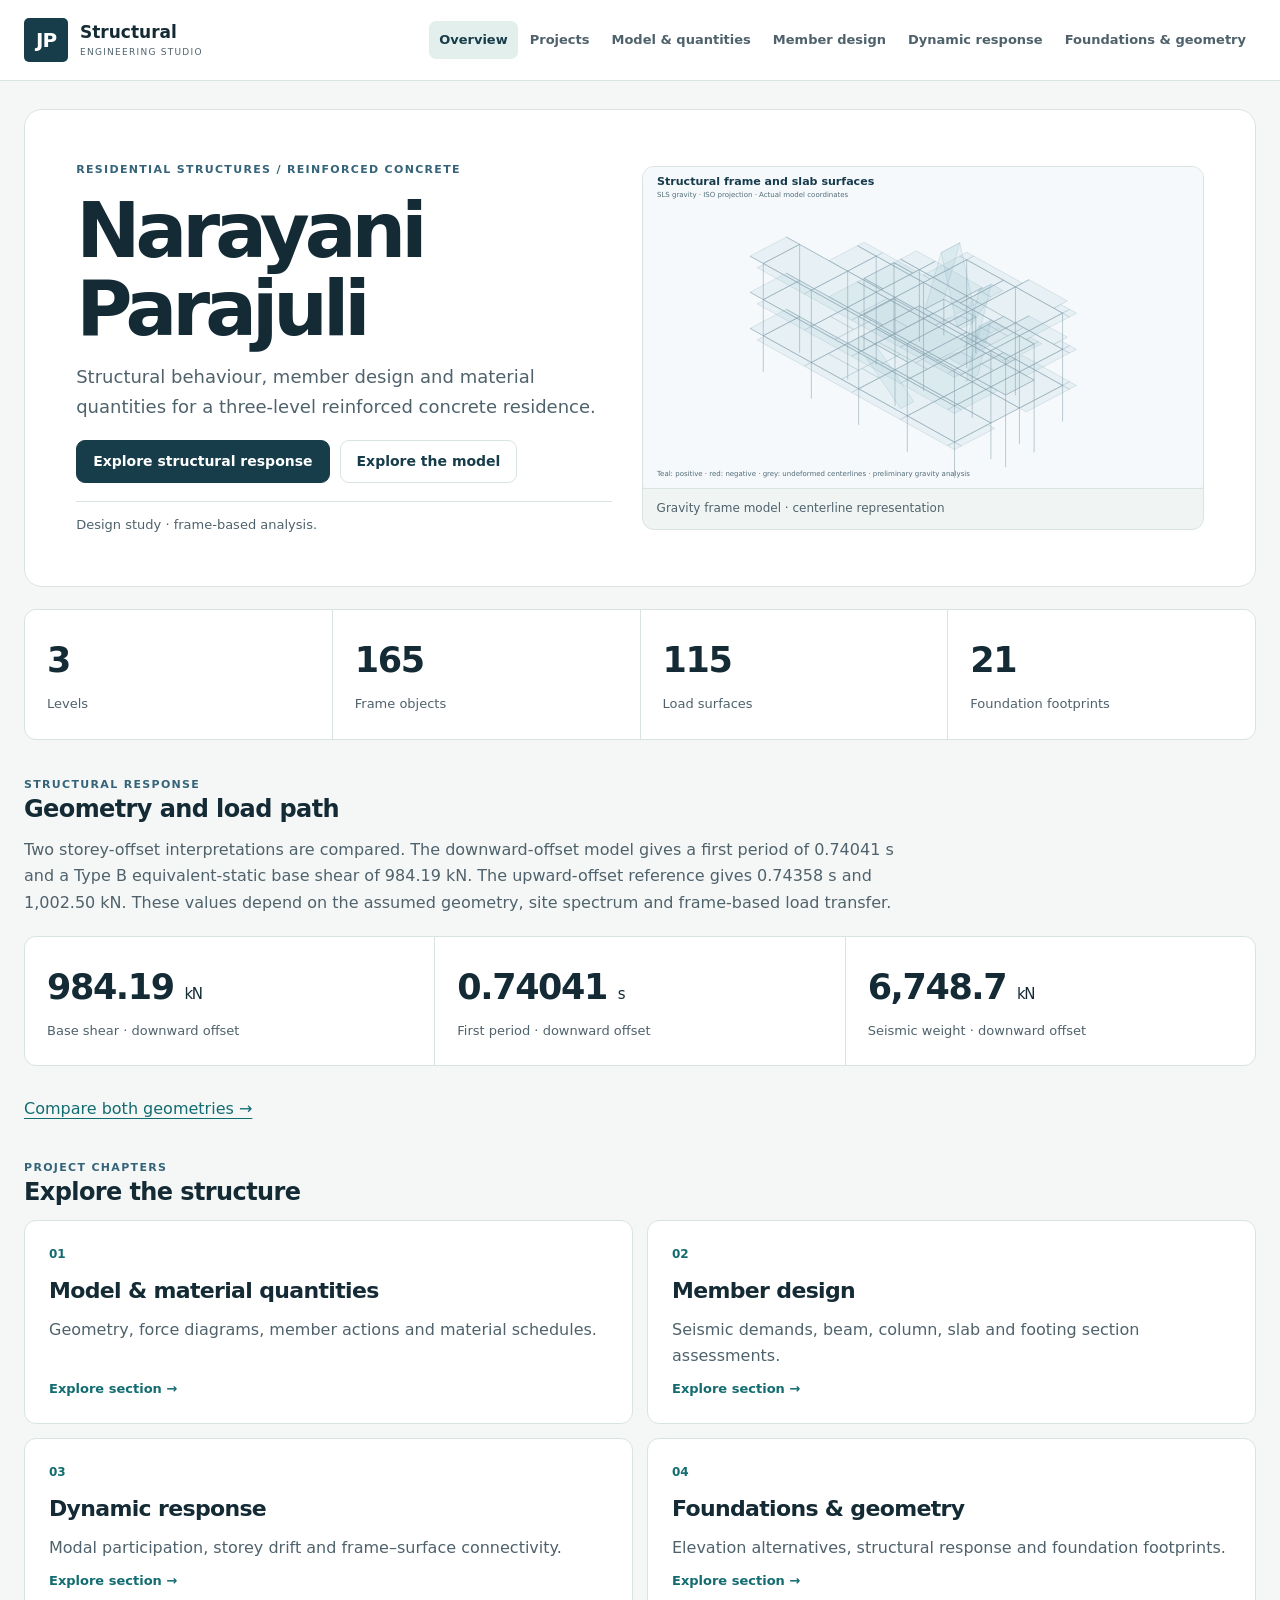
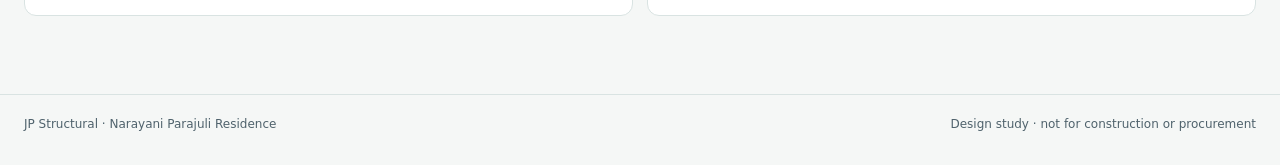
<file: site/index.html>
<!doctype html><html lang="en"><head><meta charset="utf-8"><meta name="viewport" content="width=device-width,initial-scale=1"><title>Narayani Parajuli · JP Structural</title><link rel="stylesheet" href="style.css"><link rel="stylesheet" href="visuals.css"><link rel="stylesheet" href="model.css"><script defer src="visuals.js"></script></head><body><header class="header"><div class="shell top"><a class="brand" href="index.html"><span class="mark">JP</span><span><b>Structural</b><small>ENGINEERING STUDIO</small></span></a><nav aria-label="Primary navigation"><a href="index.html" class="active" aria-current="page">Overview</a><a href="projects.html">Projects</a><a href="report.html">Model & quantities</a><a href="design.html">Member design</a><a href="refinement.html">Dynamic response</a><a href="geometry.html">Foundations & geometry</a></nav></div></header><main class="shell"><section class="editorial-hero"><div><div class="eyebrow">RESIDENTIAL STRUCTURES / REINFORCED CONCRETE</div><h1>Narayani<br>Parajuli</h1><p class="lead">Structural behaviour, member design and material quantities for a three-level reinforced concrete residence.</p><div class="actions"><a class="button" href="geometry.html">Explore structural response</a><a class="button secondary" href="report.html#chapter-5-0">Explore the model</a></div><p class="scope-line">Design study · frame-based analysis.</p></div><figure class="hero-figure"><img src="model-isometric.svg" alt="Isometric view of the gravity frame model"><figcaption>Gravity frame model · centerline representation</figcaption></figure></section><section class="overview-band" aria-label="Structure at a glance"><div><strong>3</strong><span>Levels</span></div><div><strong>165</strong><span>Frame objects</span></div><div><strong>115</strong><span>Load surfaces</span></div><div><strong>21</strong><span>Foundation footprints</span></div></section><section class="editorial-section"><div class="eyebrow">STRUCTURAL RESPONSE</div><h2>Geometry and load path</h2><p>Two storey-offset interpretations are compared. The downward-offset model gives a first period of 0.74041 s and a Type B equivalent-static base shear of 984.19 kN. The upward-offset reference gives 0.74358 s and 1,002.50 kN. These values depend on the assumed geometry, site spectrum and frame-based load transfer.</p><div class="overview-band small-band"><div><strong>984.19 <small>kN</small></strong><span>Base shear · downward offset</span></div><div><strong>0.74041 <small>s</small></strong><span>First period · downward offset</span></div><div><strong>6,748.7 <small>kN</small></strong><span>Seismic weight · downward offset</span></div></div><a href="geometry.html">Compare both geometries →</a></section><section class="editorial-section"><div class="eyebrow">PROJECT CHAPTERS</div><h2>Explore the structure</h2><div class="chapter-grid"><a class="chapter-card" href="report.html"><span class="chapter-number">01</span><strong>Model & material quantities</strong><p>Geometry, force diagrams, member actions and material schedules.</p><span class="chapter-link">Explore section →</span></a><a class="chapter-card" href="design.html"><span class="chapter-number">02</span><strong>Member design</strong><p>Seismic demands, beam, column, slab and footing section assessments.</p><span class="chapter-link">Explore section →</span></a><a class="chapter-card" href="refinement.html"><span class="chapter-number">03</span><strong>Dynamic response</strong><p>Modal participation, storey drift and frame–surface connectivity.</p><span class="chapter-link">Explore section →</span></a><a class="chapter-card" href="geometry.html"><span class="chapter-number">04</span><strong>Foundations & geometry</strong><p>Elevation alternatives, structural response and foundation footprints.</p><span class="chapter-link">Explore section →</span></a></div></section></main><footer class="shell footer"><span>JP Structural · Narayani Parajuli Residence</span><span>Design study · not for construction or procurement</span></footer></body></html>
</file>
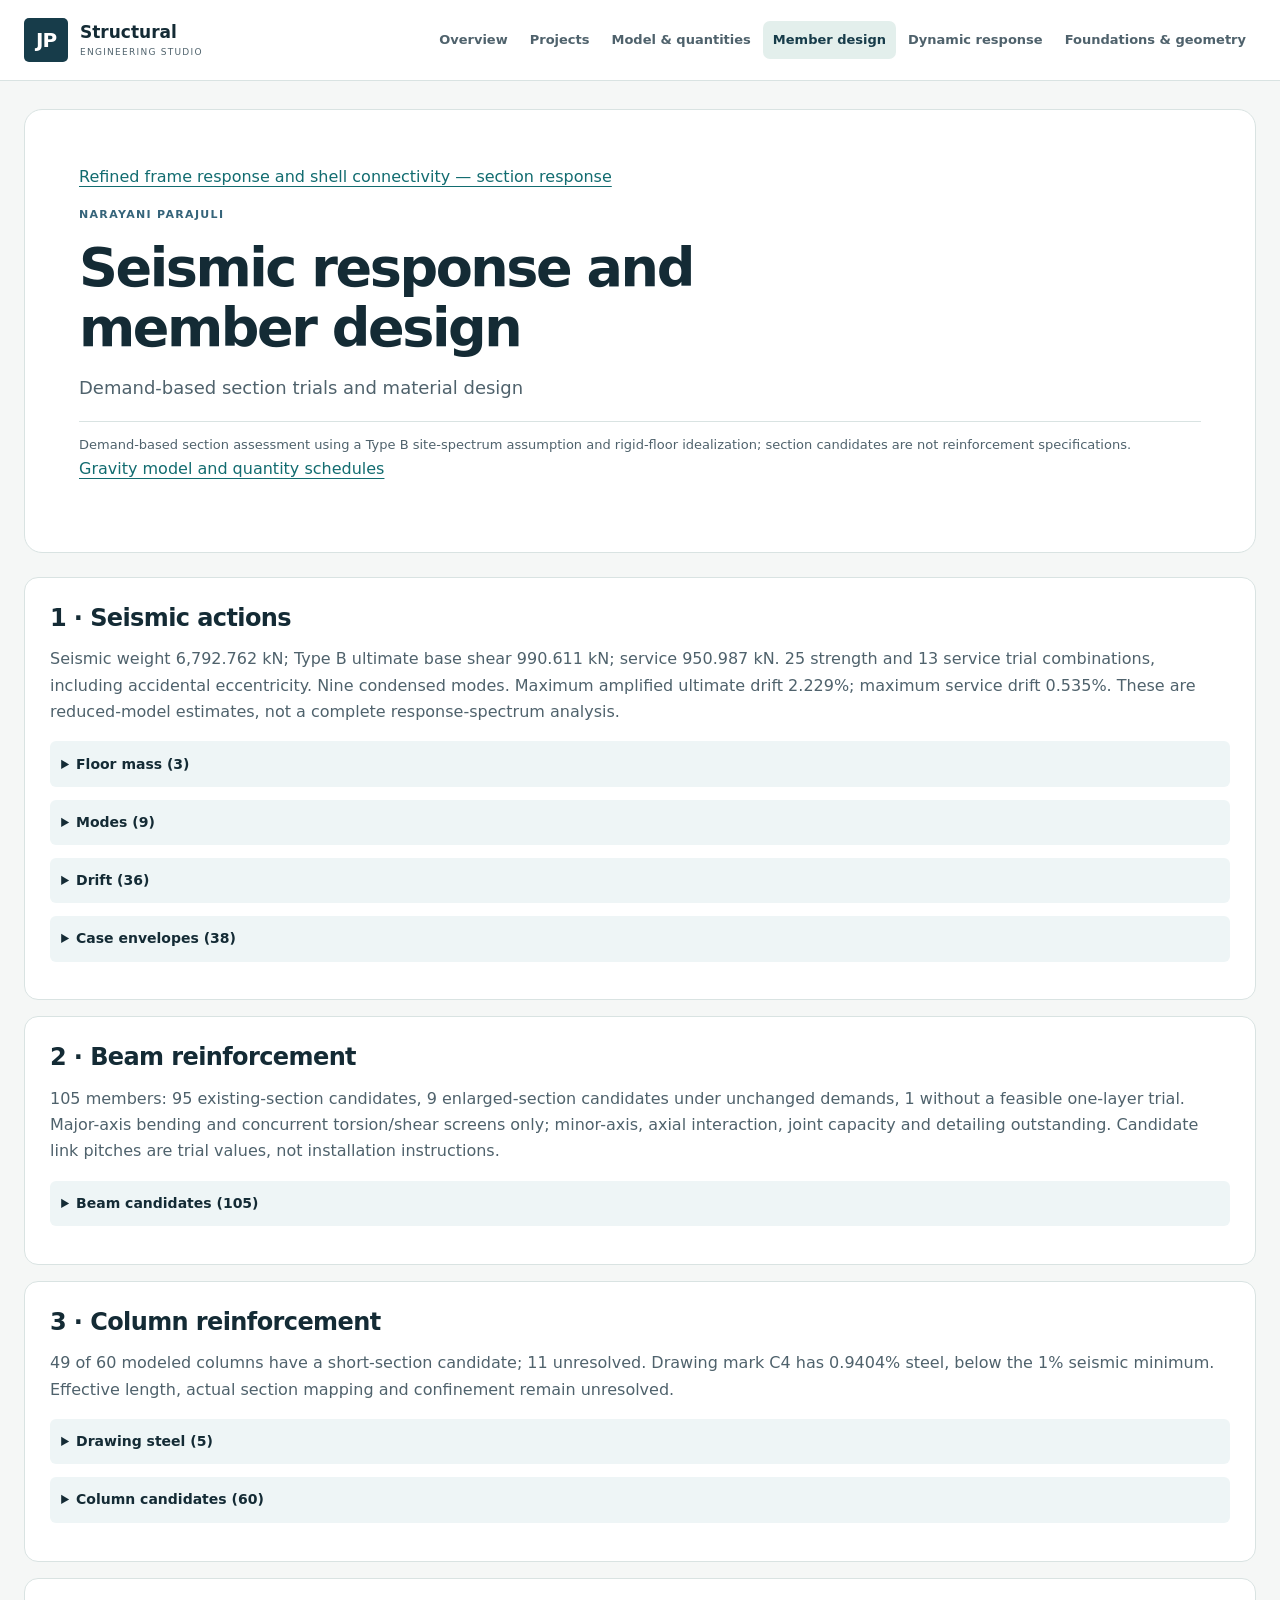
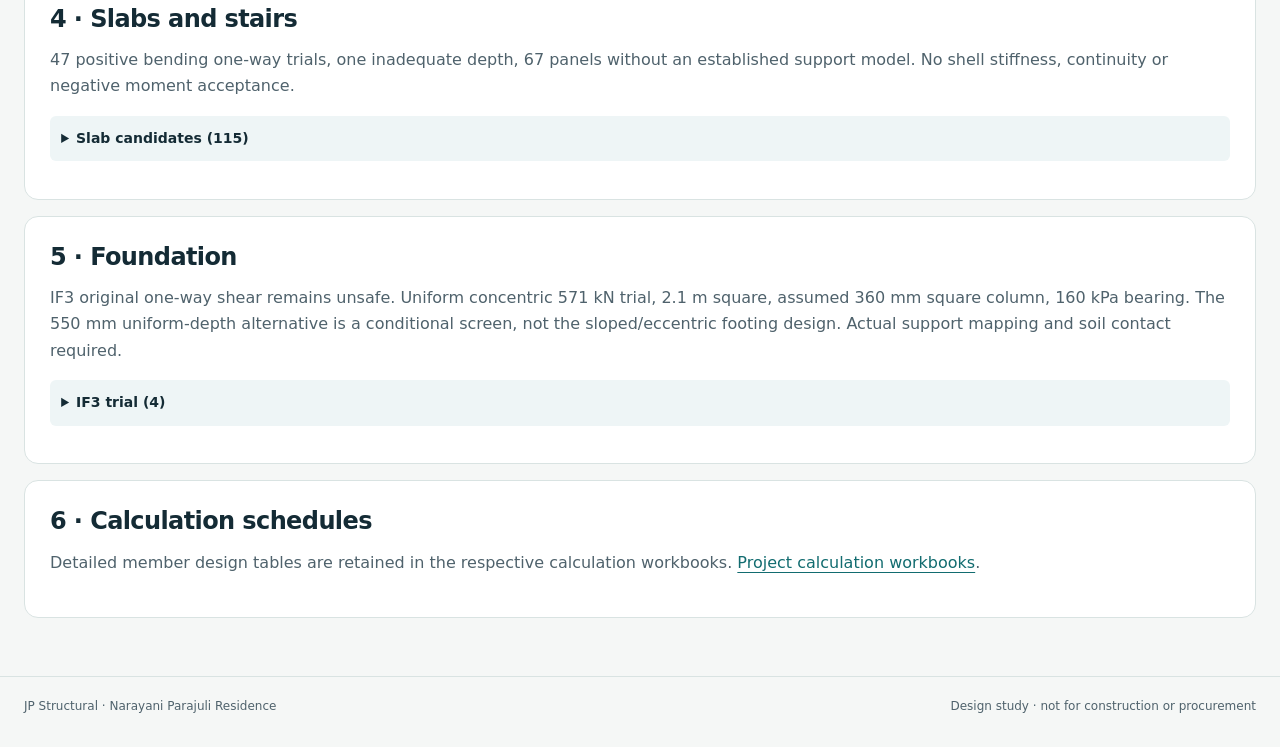
<file: site/design.html>
<!doctype html><html lang="en"><head><meta charset="utf-8"><meta name="viewport" content="width=device-width,initial-scale=1"><title>Seismic response and member design</title><link rel="stylesheet" href="style.css"><link rel="stylesheet" href="visuals.css"><script defer src="visuals.js"></script><style>details{margin:.8rem 0}summary{cursor:pointer;font-weight:600;padding:.7rem;background:#eef5f6}td{vertical-align:top}td:last-child{min-width:200px}section.panel{margin:1rem 0}</style></head><body><header class="header"><div class="shell top"><a class="brand" href="index.html"><span class="mark">JP</span><span><b>Structural</b><small>ENGINEERING STUDIO</small></span></a><nav aria-label="Primary navigation"><a href="index.html">Overview</a><a href="projects.html">Projects</a><a href="report.html">Model & quantities</a><a href="design.html" class="active" aria-current="page">Member design</a><a href="refinement.html">Dynamic response</a><a href="geometry.html">Foundations & geometry</a></nav></div></header><main class="shell"><section class="hero"><p><a href="refinement.html">Refined frame response and shell connectivity — section response</a></p><div class="eyebrow">NARAYANI PARAJULI</div><h1>Seismic response and member design</h1><p class="lead">Demand-based section trials and material design</p><p class="scope-line">Demand-based section assessment using a Type B site-spectrum assumption and rigid-floor idealization; section candidates are not reinforcement specifications.</p><p><a href="report.html">Gravity model and quantity schedules</a></p></section><section class="panel"><h2>1 · Seismic actions</h2><p>Seismic weight 6,792.762 kN; Type B ultimate base shear 990.611 kN; service 950.987 kN. 25 strength and 13 service trial combinations, including accidental eccentricity. Nine condensed modes. Maximum amplified ultimate drift 2.229%; maximum service drift 0.535%. These are reduced-model estimates, not a complete response-spectrum analysis.</p><details><summary>Floor mass (3)</summary><div class="table-wrap"><table><thead><tr><th>Level</th><th>Z m</th><th>Weight kN</th><th>CM X m</th><th>CM Y m</th><th>X width m</th><th>Y width m</th><th>Mass nodes</th></tr></thead><tbody><tr><td>GF</td><td>3.048</td><td>2604.35691</td><td>10.50843</td><td>5.04474</td><td>20.85</td><td>12.55</td><td>56</td></tr><tr><td>FF</td><td>6.096</td><td>2676.86918</td><td>10.94285</td><td>5.30449</td><td>22.35</td><td>12.268</td><td>67</td></tr><tr><td>TF</td><td>9.144</td><td>1511.53554</td><td>11.5315</td><td>4.57084</td><td>22.35</td><td>12.05</td><td>34</td></tr></tbody></table></div></details><details><summary>Modes (9)</summary><div class="table-wrap"><table><thead><tr><th>Mode</th><th>Period s</th><th>Effective X fraction</th><th>Effective Y fraction</th></tr></thead><tbody><tr><td>1</td><td>0.76108</td><td>0.76981</td><td>0.03311</td></tr><tr><td>2</td><td>0.74471</td><td>0.04855</td><td>0.71983</td></tr><tr><td>3</td><td>0.65415</td><td>0.01025</td><td>0.0738</td></tr><tr><td>4</td><td>0.22992</td><td>0.12487</td><td>0.00042</td></tr><tr><td>5</td><td>0.22734</td><td>0.00045</td><td>0.12842</td></tr><tr><td>6</td><td>0.20589</td><td>0.00038</td><td>0.0</td></tr><tr><td>7</td><td>0.12857</td><td>0.03938</td><td>0.00511</td></tr><tr><td>8</td><td>0.12789</td><td>0.00567</td><td>0.03884</td></tr><tr><td>9</td><td>0.11627</td><td>0.00064</td><td>0.00046</td></tr></tbody></table></div></details><details><summary>Drift (36)</summary><div class="table-wrap"><table><thead><tr><th>Case</th><th>Level</th><th>Max X mm</th><th>Max Y mm</th><th>Raw X drift %</th><th>Raw Y drift %</th></tr></thead><tbody><tr><td>ULS X e-1</td><td>GF</td><td>9.85147</td><td>0.33258</td><td>0.32321</td><td>0.01091</td></tr><tr><td>ULS X e-1</td><td>FF</td><td>24.55696</td><td>1.2327</td><td>0.48273</td><td>0.02953</td></tr><tr><td>ULS X e-1</td><td>TF</td><td>34.69586</td><td>2.25471</td><td>0.3334</td><td>0.03353</td></tr><tr><td>ULS X e+0</td><td>GF</td><td>9.96622</td><td>0.7077</td><td>0.32698</td><td>0.02322</td></tr><tr><td>ULS X e+0</td><td>FF</td><td>24.39739</td><td>1.34019</td><td>0.47346</td><td>0.02075</td></tr><tr><td>ULS X e+0</td><td>TF</td><td>34.00937</td><td>1.41491</td><td>0.31535</td><td>0.00275</td></tr><tr><td>ULS X e+1</td><td>GF</td><td>10.43996</td><td>1.74798</td><td>0.34252</td><td>0.05735</td></tr><tr><td>ULS X e+1</td><td>FF</td><td>25.53176</td><td>3.91308</td><td>0.49514</td><td>0.07103</td></tr><tr><td>ULS X e+1</td><td>TF</td><td>35.56946</td><td>5.08454</td><td>0.32932</td><td>0.03843</td></tr><tr><td>ULS Y e-1</td><td>GF</td><td>0.43</td><td>9.76282</td><td>0.01411</td><td>0.3203</td></tr><tr><td>ULS Y e-1</td><td>FF</td><td>1.21046</td><td>24.45311</td><td>0.02617</td><td>0.48196</td></tr><tr><td>ULS Y e-1</td><td>TF</td><td>2.06229</td><td>35.20957</td><td>0.0292</td><td>0.3529</td></tr><tr><td>ULS Y e+0</td><td>GF</td><td>0.71825</td><td>9.94659</td><td>0.02356</td><td>0.32633</td></tr><tr><td>ULS Y e+0</td><td>FF</td><td>1.55315</td><td>24.66157</td><td>0.02831</td><td>0.47789</td></tr><tr><td>ULS Y e+0</td><td>TF</td><td>1.78709</td><td>34.25974</td><td>0.00924</td><td>0.3149</td></tr><tr><td>ULS Y e+1</td><td>GF</td><td>1.86651</td><td>11.39553</td><td>0.06124</td><td>0.37387</td></tr><tr><td>ULS Y e+1</td><td>FF</td><td>4.31676</td><td>28.77233</td><td>0.08279</td><td>0.55736</td></tr><tr><td>ULS Y e+1</td><td>TF</td><td>5.63646</td><td>39.97633</td><td>0.04768</td><td>0.36759</td></tr><tr><td>SLS X e-1</td><td>GF</td><td>9.45741</td><td>0.31928</td><td>0.31028</td><td>0.01048</td></tr><tr><td>SLS X e-1</td><td>FF</td><td>23.57468</td><td>1.1834</td><td>0.46342</td><td>0.02835</td></tr><tr><td>SLS X e-1</td><td>TF</td><td>33.30803</td><td>2.16452</td><td>0.32006</td><td>0.03219</td></tr><tr><td>SLS X e+0</td><td>GF</td><td>9.56757</td><td>0.67939</td><td>0.3139</td><td>0.02229</td></tr><tr><td>SLS X e+0</td><td>FF</td><td>23.42149</td><td>1.28658</td><td>0.45453</td><td>0.01992</td></tr><tr><td>SLS X e+0</td><td>TF</td><td>32.64899</td><td>1.35832</td><td>0.30274</td><td>0.00264</td></tr><tr><td>SLS X e+1</td><td>GF</td><td>10.02236</td><td>1.67806</td><td>0.32882</td><td>0.05505</td></tr><tr><td>SLS X e+1</td><td>FF</td><td>24.51049</td><td>3.75656</td><td>0.47533</td><td>0.06819</td></tr><tr><td>SLS X e+1</td><td>TF</td><td>34.14668</td><td>4.88116</td><td>0.31615</td><td>0.0369</td></tr><tr><td>SLS Y e-1</td><td>GF</td><td>0.4128</td><td>9.37231</td><td>0.01354</td><td>0.30749</td></tr><tr><td>SLS Y e-1</td><td>FF</td><td>1.16204</td><td>23.47499</td><td>0.02512</td><td>0.46269</td></tr><tr><td>SLS Y e-1</td><td>TF</td><td>1.9798</td><td>33.80118</td><td>0.02803</td><td>0.33879</td></tr><tr><td>SLS Y e+0</td><td>GF</td><td>0.68952</td><td>9.54872</td><td>0.02262</td><td>0.31328</td></tr><tr><td>SLS Y e+0</td><td>FF</td><td>1.49102</td><td>23.67511</td><td>0.02718</td><td>0.45878</td></tr><tr><td>SLS Y e+0</td><td>TF</td><td>1.7156</td><td>32.88935</td><td>0.00887</td><td>0.3023</td></tr><tr><td>SLS Y e+1</td><td>GF</td><td>1.79185</td><td>10.93971</td><td>0.05879</td><td>0.35891</td></tr><tr><td>SLS Y e+1</td><td>FF</td><td>4.14409</td><td>27.62144</td><td>0.07947</td><td>0.53506</td></tr><tr><td>SLS Y e+1</td><td>TF</td><td>5.411</td><td>38.37728</td><td>0.04577</td><td>0.35288</td></tr></tbody></table></div></details><details><summary>Case envelopes (38)</summary><div class="table-wrap"><table><thead><tr><th>Combination</th><th>N kN</th><th>Vy kN</th><th>Vz kN</th><th>T kNm</th><th>My kNm</th><th>Mz kNm</th><th>U mm</th><th>Sum Rx kN</th><th>Sum Ry kN</th><th>Sum Rz kN</th><th>Max abs Rx kN</th><th>Max abs Ry kN</th><th>Max abs Rz kN</th><th>Max abs RMx kNm</th><th>Max abs RMy kNm</th><th>Max abs RMz kNm</th></tr></thead><tbody><tr><td>1.2D+1.5L</td><td>856.27054</td><td>72.0222</td><td>125.83783</td><td>39.46478</td><td>246.81841</td><td>110.40121</td><td>75.15906</td><td>0.0</td><td>0.0</td><td>10022.25581</td><td>36.64786</td><td>19.15531</td><td>856.27054</td><td>20.20052</td><td>36.85281</td><td>0.13893</td></tr><tr><td>D+0.3L -1 ULS X e-1</td><td>582.50775</td><td>77.26586</td><td>135.81105</td><td>42.08765</td><td>188.36222</td><td>136.77171</td><td>54.30664</td><td>990.61107</td><td>0.0</td><td>6924.00276</td><td>65.91256</td><td>8.92221</td><td>582.50775</td><td>9.10259</td><td>136.77171</td><td>0.24178</td></tr><tr><td>0.9D -1 ULS X e-1</td><td>508.92214</td><td>69.98052</td><td>132.40428</td><td>41.18007</td><td>160.11344</td><td>135.13251</td><td>46.63599</td><td>990.61107</td><td>0.0</td><td>5825.78479</td><td>63.99678</td><td>7.58501</td><td>508.92215</td><td>7.70045</td><td>135.13251</td><td>0.26115</td></tr><tr><td>D+0.3L +1 ULS X e-1</td><td>585.08997</td><td>81.57906</td><td>103.41349</td><td>33.54739</td><td>171.62483</td><td>146.40334</td><td>55.39854</td><td>-990.61107</td><td>0.0</td><td>6924.00276</td><td>68.25768</td><td>17.89366</td><td>585.08996</td><td>19.66821</td><td>139.02546</td><td>0.38871</td></tr><tr><td>0.9D +1 ULS X e-1</td><td>491.00074</td><td>72.85602</td><td>103.09469</td><td>34.45498</td><td>146.47129</td><td>136.99052</td><td>47.68704</td><td>-990.61107</td><td>-0.0</td><td>5825.78478</td><td>66.4703</td><td>15.68973</td><td>491.00074</td><td>17.32454</td><td>136.99052</td><td>0.36934</td></tr><tr><td>D+0.3L -1 ULS X e+0</td><td>584.43048</td><td>77.85473</td><td>137.34168</td><td>39.80962</td><td>188.67848</td><td>136.14853</td><td>54.45578</td><td>990.61107</td><td>-0.0</td><td>6924.00276</td><td>65.43679</td><td>10.40876</td><td>584.43049</td><td>13.36425</td><td>136.14853</td><td>0.73109</td></tr><tr><td>0.9D -1 ULS X e+0</td><td>514.4162</td><td>70.56939</td><td>133.93491</td><td>38.90204</td><td>160.4297</td><td>134.93004</td><td>46.81113</td><td>990.61107</td><td>0.0</td><td>5825.78479</td><td>63.55561</td><td>8.20482</td><td>514.4162</td><td>11.02058</td><td>134.93004</td><td>0.71172</td></tr><tr><td>D+0.3L +1 ULS X e+0</td><td>586.05946</td><td>82.09144</td><td>102.47395</td><td>32.27004</td><td>171.92063</td><td>147.56834</td><td>55.56391</td><td>-990.61107</td><td>-0.0</td><td>6924.00276</td><td>67.7287</td><td>14.91929</td><td>586.05946</td><td>13.1343</td><td>137.53933</td><td>0.58416</td></tr><tr><td>0.9D +1 ULS X e+0</td><td>491.97023</td><td>73.3684</td><td>104.62532</td><td>33.09063</td><td>146.76709</td><td>135.72365</td><td>47.87639</td><td>-990.61107</td><td>0.0</td><td>5825.78479</td><td>65.94132</td><td>12.71536</td><td>491.97023</td><td>11.84632</td><td>135.72365</td><td>0.60353</td></tr><tr><td>D+0.3L -1 ULS X e+1</td><td>589.92454</td><td>78.44361</td><td>138.87232</td><td>39.60845</td><td>188.99475</td><td>140.76017</td><td>54.62141</td><td>990.61107</td><td>0.0</td><td>6924.00276</td><td>65.64096</td><td>13.38313</td><td>589.92454</td><td>22.536</td><td>140.76016</td><td>1.70396</td></tr><tr><td>0.9D -1 ULS X e+1</td><td>519.91026</td><td>71.15827</td><td>135.46555</td><td>38.78786</td><td>160.74597</td><td>140.27473</td><td>47.00526</td><td>990.61107</td><td>0.0</td><td>5825.78479</td><td>64.5554</td><td>12.00248</td><td>519.91026</td><td>22.27817</td><td>140.27473</td><td>1.68459</td></tr><tr><td>D+0.3L +1 ULS X e+1</td><td>587.02896</td><td>82.60382</td><td>103.98071</td><td>32.41739</td><td>172.21644</td><td>148.73333</td><td>55.74339</td><td>-990.61107</td><td>-0.0</td><td>6924.00276</td><td>67.19972</td><td>13.32891</td><td>587.02895</td><td>22.65145</td><td>140.00525</td><td>1.55703</td></tr><tr><td>0.9D +1 ULS X e+1</td><td>492.93973</td><td>73.88078</td><td>106.15596</td><td>33.23798</td><td>147.0629</td><td>139.48952</td><td>48.08192</td><td>-990.61107</td><td>-0.0</td><td>5825.78479</td><td>65.41234</td><td>12.78983</td><td>492.93973</td><td>22.52398</td><td>139.48952</td><td>1.5764</td></tr><tr><td>D+0.3L -1 ULS Y e-1</td><td>626.19217</td><td>45.71273</td><td>95.49924</td><td>36.55875</td><td>163.6145</td><td>72.18121</td><td>53.86844</td><td>0.0</td><td>990.61107</td><td>6924.00276</td><td>21.44407</td><td>64.9906</td><td>626.19217</td><td>133.10216</td><td>22.30502</td><td>0.59526</td></tr><tr><td>0.9D -1 ULS Y e-1</td><td>529.86205</td><td>36.98969</td><td>90.68766</td><td>35.52992</td><td>135.36572</td><td>59.17523</td><td>46.03223</td><td>-0.0</td><td>990.61107</td><td>5825.78479</td><td>16.64783</td><td>64.76216</td><td>529.86205</td><td>132.97454</td><td>17.46803</td><td>0.61463</td></tr><tr><td>D+0.3L +1 ULS Y e-1</td><td>561.73877</td><td>44.77988</td><td>99.11388</td><td>38.1837</td><td>164.36039</td><td>70.49984</td><td>53.94588</td><td>0.0</td><td>-990.61107</td><td>6924.00276</td><td>20.71986</td><td>65.89234</td><td>561.73877</td><td>134.78358</td><td>19.94341</td><td>0.74219</td></tr><tr><td>0.9D +1 ULS Y e-1</td><td>486.90344</td><td>36.05684</td><td>93.67545</td><td>34.48057</td><td>136.11161</td><td>57.49386</td><td>46.10144</td><td>-0.0</td><td>-990.61107</td><td>5825.78479</td><td>15.92362</td><td>63.6884</td><td>486.90344</td><td>132.4399</td><td>15.10642</td><td>0.72282</td></tr><tr><td>D+0.3L -1 ULS Y e+0</td><td>629.13076</td><td>44.76726</td><td>89.69996</td><td>38.16764</td><td>164.19501</td><td>70.04858</td><td>54.50052</td><td>-0.0</td><td>990.61107</td><td>6924.00276</td><td>20.25169</td><td>69.07297</td><td>629.13076</td><td>141.99679</td><td>19.06349</td><td>1.16638</td></tr><tr><td>0.9D -1 ULS Y e+0</td><td>532.80064</td><td>36.04422</td><td>84.88839</td><td>33.96116</td><td>141.57246</td><td>57.0426</td><td>46.77426</td><td>-0.0</td><td>990.61107</td><td>5825.78479</td><td>15.45545</td><td>68.73406</td><td>532.80064</td><td>141.57246</td><td>14.63513</td><td>1.14701</td></tr><tr><td>D+0.3L +1 ULS Y e+0</td><td>567.54943</td><td>45.72536</td><td>93.27978</td><td>39.95137</td><td>163.77988</td><td>72.63247</td><td>54.61249</td><td>0.0</td><td>-990.61107</td><td>6924.00276</td><td>21.91224</td><td>69.02893</td><td>567.54943</td><td>141.318</td><td>23.18494</td><td>1.01945</td></tr><tr><td>0.9D +1 ULS Y e+0</td><td>492.71411</td><td>37.00231</td><td>87.84136</td><td>35.41966</td><td>141.45342</td><td>59.62649</td><td>46.87583</td><td>0.0</td><td>-990.61107</td><td>5825.78479</td><td>17.116</td><td>69.08348</td><td>492.71411</td><td>141.45342</td><td>18.68828</td><td>1.03882</td></tr><tr><td>D+0.3L -1 ULS Y e+1</td><td>632.06935</td><td>43.82179</td><td>88.52923</td><td>39.77653</td><td>164.77552</td><td>67.91595</td><td>55.17753</td><td>0.0</td><td>990.61107</td><td>6924.00276</td><td>19.05931</td><td>78.96413</td><td>632.06935</td><td>162.46204</td><td>27.97547</td><td>2.92802</td></tr><tr><td>0.9D -1 ULS Y e+1</td><td>535.73923</td><td>35.09875</td><td>86.93945</td><td>35.57005</td><td>162.0377</td><td>54.90997</td><td>47.57472</td><td>0.0</td><td>990.61107</td><td>5825.78479</td><td>15.72464</td><td>78.62522</td><td>535.73923</td><td>162.0377</td><td>25.94054</td><td>2.90865</td></tr><tr><td>D+0.3L +1 ULS Y e+1</td><td>573.36009</td><td>46.67083</td><td>90.48252</td><td>41.71903</td><td>163.19937</td><td>74.7651</td><td>55.3231</td><td>0.0</td><td>-990.61107</td><td>6924.00276</td><td>23.10461</td><td>79.23301</td><td>573.3601</td><td>162.10117</td><td>31.52148</td><td>2.78109</td></tr><tr><td>0.9D +1 ULS Y e+1</td><td>498.52477</td><td>37.94779</td><td>88.61191</td><td>37.18732</td><td>162.23659</td><td>61.75912</td><td>47.69799</td><td>0.0</td><td>-990.61107</td><td>5825.78479</td><td>19.5875</td><td>79.28756</td><td>498.52477</td><td>162.23659</td><td>29.88229</td><td>2.80046</td></tr><tr><td>D+L service</td><td>677.8813</td><td>56.13108</td><td>99.84621</td><td>31.11164</td><td>194.70976</td><td>86.56404</td><td>59.13847</td><td>-0.0</td><td>0.0</td><td>7976.12271</td><td>28.05096</td><td>15.09467</td><td>677.8813</td><td>15.89048</td><td>28.18792</td><td>0.10464</td></tr><tr><td>D+0.3L -1 SLS X e-1</td><td>582.32681</td><td>75.60195</td><td>131.27171</td><td>40.57495</td><td>187.38723</td><td>131.70282</td><td>53.91594</td><td>950.98663</td><td>-0.0</td><td>6924.00276</td><td>63.74713</td><td>8.88596</td><td>582.32681</td><td>9.07031</td><td>131.70282</td><td>0.22917</td></tr><tr><td>D+0.3L +1 SLS X e-1</td><td>583.32621</td><td>80.12575</td><td>102.49588</td><td>32.03469</td><td>170.70994</td><td>143.40083</td><td>54.96911</td><td>-950.98663</td><td>-0.0</td><td>6924.00276</td><td>65.97766</td><td>17.68448</td><td>583.32621</td><td>19.41146</td><td>133.88108</td><td>0.3761</td></tr><tr><td>D+0.3L -1 SLS X e+0</td><td>583.86843</td><td>76.16727</td><td>132.74112</td><td>38.38804</td><td>187.69084</td><td>131.1272</td><td>54.05413</td><td>950.98663</td><td>0.0</td><td>6924.00276</td><td>63.29039</td><td>10.49897</td><td>583.86843</td><td>13.35966</td><td>131.1272</td><td>0.70479</td></tr><tr><td>D+0.3L +1 SLS X e+0</td><td>584.25693</td><td>80.61763</td><td>101.59392</td><td>30.83542</td><td>170.99391</td><td>144.51922</td><td>55.1232</td><td>-950.98663</td><td>0.0</td><td>6924.00276</td><td>65.46984</td><td>14.82908</td><td>584.25693</td><td>13.1389</td><td>132.48887</td><td>0.55786</td></tr><tr><td>D+0.3L -1 SLS X e+1</td><td>585.41004</td><td>76.73259</td><td>134.21053</td><td>38.16793</td><td>187.99446</td><td>135.22291</td><td>54.20767</td><td>950.98663</td><td>0.0</td><td>6924.00276</td><td>63.42163</td><td>13.35436</td><td>585.41004</td><td>21.7213</td><td>135.22291</td><td>1.63874</td></tr><tr><td>D+0.3L +1 SLS X e+1</td><td>585.18764</td><td>81.10952</td><td>100.69197</td><td>30.97688</td><td>171.27789</td><td>145.63761</td><td>55.29042</td><td>-950.98663</td><td>-0.0</td><td>6924.00276</td><td>64.96202</td><td>12.92734</td><td>585.18764</td><td>21.83773</td><td>134.50498</td><td>1.49181</td></tr><tr><td>D+0.3L -1 SLS Y e-1</td><td>624.26386</td><td>45.69408</td><td>93.07704</td><td>36.08947</td><td>163.62942</td><td>72.14759</td><td>53.52685</td><td>-0.0</td><td>950.98663</td><td>6924.00276</td><td>21.42958</td><td>62.52256</td><td>624.26386</td><td>127.89646</td><td>22.25779</td><td>0.56851</td></tr><tr><td>D+0.3L +1 SLS Y e-1</td><td>558.53631</td><td>44.79854</td><td>96.69122</td><td>37.70194</td><td>164.34547</td><td>70.53347</td><td>53.60165</td><td>0.0</td><td>-950.98663</td><td>6924.00276</td><td>20.73434</td><td>63.7632</td><td>558.53631</td><td>129.92221</td><td>19.99064</td><td>0.71544</td></tr><tr><td>D+0.3L -1 SLS Y e+0</td><td>627.0849</td><td>44.78642</td><td>87.50973</td><td>37.63401</td><td>164.18671</td><td>70.10026</td><td>54.11263</td><td>-0.0</td><td>950.98663</td><td>6924.00276</td><td>20.2849</td><td>66.41271</td><td>627.0849</td><td>136.4339</td><td>19.14592</td><td>1.12266</td></tr><tr><td>D+0.3L +1 SLS Y e+0</td><td>564.11455</td><td>45.70619</td><td>91.09049</td><td>39.3989</td><td>163.78818</td><td>72.58079</td><td>54.22089</td><td>0.0</td><td>-950.98663</td><td>6924.00276</td><td>21.87902</td><td>66.28181</td><td>564.11455</td><td>135.66687</td><td>23.10251</td><td>0.97573</td></tr><tr><td>D+0.3L -1 SLS Y e+1</td><td>629.90595</td><td>43.87877</td><td>85.94289</td><td>39.17854</td><td>164.74399</td><td>68.05293</td><td>54.74061</td><td>-0.0</td><td>950.98663</td><td>6924.00276</td><td>19.14022</td><td>75.90823</td><td>629.90595</td><td>156.08054</td><td>27.2731</td><td>2.81384</td></tr><tr><td>D+0.3L +1 SLS Y e+1</td><td>569.69279</td><td>46.61385</td><td>87.59436</td><td>41.09586</td><td>163.23089</td><td>74.62812</td><td>54.88147</td><td>-0.0</td><td>-950.98663</td><td>6924.00276</td><td>23.02371</td><td>76.07773</td><td>569.69278</td><td>155.61871</td><td>30.58539</td><td>2.66691</td></tr></tbody></table></div></details></section><section class="panel"><h2>2 · Beam reinforcement</h2><p>105 members: 95 existing-section candidates, 9 enlarged-section candidates under unchanged demands, 1 without a feasible one-layer trial. Major-axis bending and concurrent torsion/shear screens only; minor-axis, axial interaction, joint capacity and detailing outstanding. Candidate link pitches are trial values, not installation instructions.</p><details><summary>Beam candidates (105)</summary><div class="table-wrap"><table><thead><tr><th>Member</th><th>Section</th><th>Length m</th><th>Old b mm</th><th>Old h mm</th><th>Trial b mm</th><th>Trial h mm</th><th>Bars each face</th><th>Dia mm</th><th>As each face mm²</th><th>Equivalent M kNm</th><th>Trial capacity kNm</th><th>Equivalent shear MPa</th><th>Trial link pitch mm</th><th>Straight bars kg</th><th>Gross m³</th><th>Scope</th></tr></thead><tbody><tr><td>GF-B3</td><td>beam 12*16</td><td>4.9</td><td>300</td><td>400</td><td>300</td><td>400</td><td>4</td><td>16</td><td>804.25</td><td>96.442</td><td>111.909</td><td>0.788</td><td>85</td><td>61.871</td><td>0.588</td><td>Existing geometry trial</td></tr><tr><td>GF-B9</td><td>beam 12*16</td><td>4.823</td><td>300</td><td>400</td><td>300</td><td>400</td><td>5</td><td>16</td><td>1005.31</td><td>120.638</td><td>139.2</td><td>1.817</td><td>85</td><td>76.123</td><td>0.5788</td><td>Existing geometry trial</td></tr><tr><td>GF-B18</td><td>beam 12*16</td><td>4.965</td><td>300</td><td>400</td><td>300</td><td>400</td><td>6</td><td>12</td><td>678.58</td><td>89.389</td><td>95.807</td><td>0.578</td><td>70</td><td>52.896</td><td>0.5958</td><td>Existing geometry trial</td></tr><tr><td>GF-B20</td><td>beam 12*16</td><td>4.812</td><td>300</td><td>400</td><td>300</td><td>400</td><td>6</td><td>12</td><td>678.58</td><td>91.324</td><td>95.807</td><td>0.599</td><td>70</td><td>51.266</td><td>0.5774</td><td>Existing geometry trial</td></tr><tr><td>GF-B22</td><td>beam 12*16</td><td>3.6</td><td>300</td><td>400</td><td>300</td><td>400</td><td>4</td><td>16</td><td>804.25</td><td>110.186</td><td>111.909</td><td>1.089</td><td>85</td><td>45.456</td><td>0.432</td><td>Existing geometry trial</td></tr><tr><td>GF-B23</td><td>beam 12*16</td><td>2.825</td><td>300</td><td>400</td><td>300</td><td>400</td><td>5</td><td>16</td><td>1005.31</td><td>120.178</td><td>139.2</td><td>1.238</td><td>85</td><td>44.588</td><td>0.339</td><td>Existing geometry trial</td></tr><tr><td>GF-B24</td><td>beam 12*16</td><td>4.275</td><td>300</td><td>400</td><td>300</td><td>400</td><td>4</td><td>16</td><td>804.25</td><td>100.886</td><td>111.909</td><td>0.691</td><td>85</td><td>53.979</td><td>0.513</td><td>Existing geometry trial</td></tr><tr><td>GF-B25</td><td>beam 12*16</td><td>4.812</td><td>300</td><td>400</td><td>300</td><td>400</td><td>6</td><td>12</td><td>678.58</td><td>91.584</td><td>95.807</td><td>0.581</td><td>70</td><td>51.266</td><td>0.5774</td><td>Existing geometry trial</td></tr><tr><td>GF-B26</td><td>beam 12*16</td><td>4.965</td><td>300</td><td>400</td><td>300</td><td>450</td><td>6</td><td>16</td><td>1206.37</td><td>168.542</td><td>192.72</td><td>2.648</td><td>70</td><td>94.037</td><td>0.6703</td><td>Changed geometry; reanalysis required</td></tr><tr><td>GF-B27</td><td>beam 12*16</td><td>4.823</td><td>300</td><td>400</td><td>300</td><td>400</td><td>4</td><td>16</td><td>804.25</td><td>104.972</td><td>111.909</td><td>2.565</td><td>70</td><td>60.899</td><td>0.5788</td><td>Existing geometry trial</td></tr><tr><td>GF-B28</td><td>beam 12*16</td><td>4.275</td><td>300</td><td>400</td><td>300</td><td>400</td><td>4</td><td>16</td><td>804.25</td><td>104.389</td><td>111.909</td><td>2.456</td><td>75</td><td>53.979</td><td>0.513</td><td>Existing geometry trial</td></tr><tr><td>GF-B30</td><td>beam 12*16</td><td>2.825</td><td>300</td><td>400</td><td>300</td><td>400</td><td>5</td><td>16</td><td>1005.31</td><td>124.863</td><td>139.2</td><td>1.626</td><td>85</td><td>44.588</td><td>0.339</td><td>Existing geometry trial</td></tr><tr><td>GF-B31</td><td>beam 12*16</td><td>3.6</td><td>300</td><td>400</td><td>300</td><td>400</td><td>6</td><td>12</td><td>678.58</td><td>91.625</td><td>95.807</td><td>0.668</td><td>70</td><td>38.354</td><td>0.432</td><td>Existing geometry trial</td></tr><tr><td>GF-B32</td><td>beam 12*16</td><td>4.9</td><td>300</td><td>400</td><td>300</td><td>400</td><td>6</td><td>12</td><td>678.58</td><td>88.717</td><td>95.807</td><td>0.594</td><td>70</td><td>52.203</td><td>0.588</td><td>Existing geometry trial</td></tr><tr><td>GF-B33</td><td>beam 12*16</td><td>3.6</td><td>300</td><td>400</td><td>300</td><td>400</td><td>4</td><td>16</td><td>804.25</td><td>98.404</td><td>111.909</td><td>0.671</td><td>85</td><td>45.456</td><td>0.432</td><td>Existing geometry trial</td></tr><tr><td>GF-B34</td><td>beam 12*16</td><td>4.275</td><td>300</td><td>400</td><td>300</td><td>400</td><td>6</td><td>12</td><td>678.58</td><td>88.741</td><td>95.807</td><td>1.083</td><td>70</td><td>45.545</td><td>0.513</td><td>Existing geometry trial</td></tr><tr><td>GF-B35</td><td>beam 12*16</td><td>2.825</td><td>300</td><td>400</td><td>300</td><td>400</td><td>5</td><td>16</td><td>1005.31</td><td>113.951</td><td>139.2</td><td>1.371</td><td>85</td><td>44.588</td><td>0.339</td><td>Existing geometry trial</td></tr><tr><td>GF-B36</td><td>beam 12*16</td><td>3.6</td><td>300</td><td>400</td><td>300</td><td>400</td><td>6</td><td>12</td><td>678.58</td><td>89.641</td><td>95.807</td><td>0.756</td><td>70</td><td>38.354</td><td>0.432</td><td>Existing geometry trial</td></tr><tr><td>GF-B42</td><td>beam 12*16</td><td>4.275</td><td>300</td><td>400</td><td>300</td><td>400</td><td>6</td><td>12</td><td>678.58</td><td>87.952</td><td>95.807</td><td>0.623</td><td>70</td><td>45.545</td><td>0.513</td><td>Existing geometry trial</td></tr><tr><td>GF-B45</td><td>beam 12*16</td><td>9.777</td><td>300</td><td>400</td><td>300</td><td>500</td><td>6</td><td>16</td><td>1206.37</td><td>213.334</td><td>218.945</td><td>0.789</td><td>95</td><td>185.177</td><td>1.4665</td><td>Changed geometry; reanalysis required</td></tr><tr><td>GF-B46</td><td>beam 12*16</td><td>4.823</td><td>300</td><td>400</td><td>300</td><td>400</td><td>5</td><td>16</td><td>1005.31</td><td>117.876</td><td>139.2</td><td>1.245</td><td>85</td><td>76.123</td><td>0.5788</td><td>Existing geometry trial</td></tr><tr><td>GF-B47</td><td>beam 12*16</td><td>4.823</td><td>300</td><td>400</td><td>300</td><td>400</td><td>6</td><td>12</td><td>678.58</td><td>91.805</td><td>95.807</td><td>0.654</td><td>70</td><td>51.383</td><td>0.5788</td><td>Existing geometry trial</td></tr><tr><td>GF-B49</td><td>beam 12*16</td><td>4.965</td><td>300</td><td>400</td><td>300</td><td>400</td><td>6</td><td>16</td><td>1206.37</td><td>153.627</td><td>166.494</td><td>2.77</td><td>65</td><td>94.037</td><td>0.5958</td><td>Existing geometry trial</td></tr><tr><td>GF-B52</td><td>beam 12*16</td><td>4.812</td><td>300</td><td>400</td><td>300</td><td>400</td><td>5</td><td>12</td><td>565.49</td><td>72.772</td><td>80.247</td><td>0.382</td><td>70</td><td>42.722</td><td>0.5774</td><td>Existing geometry trial</td></tr><tr><td>GF-B53</td><td>BEAM 9*12</td><td>1.915</td><td>228.6</td><td>304.8</td><td>228.6</td><td>304.8</td><td>3</td><td>16</td><td>603.19</td><td>45.407</td><td>58.998</td><td>0.801</td><td>65</td><td>18.135</td><td>0.1334</td><td>Existing geometry trial</td></tr><tr><td>GF-B54</td><td>BEAM 9*12</td><td>2.965</td><td>228.6</td><td>304.8</td><td>228.6</td><td>304.8</td><td>2</td><td>16</td><td>402.12</td><td>37.064</td><td>40.014</td><td>0.486</td><td>65</td><td>18.719</td><td>0.2066</td><td>Existing geometry trial</td></tr><tr><td>GF-B55</td><td>BEAM 9*12</td><td>1.915</td><td>228.6</td><td>304.8</td><td>228.6</td><td>304.8</td><td>3</td><td>16</td><td>603.19</td><td>46.726</td><td>58.998</td><td>0.809</td><td>65</td><td>18.135</td><td>0.1334</td><td>Existing geometry trial</td></tr><tr><td>GF-B56</td><td>BEAM 9*12</td><td>1.85</td><td>228.6</td><td>304.8</td><td>228.6</td><td>304.8</td><td>2</td><td>16</td><td>402.12</td><td>36.281</td><td>40.014</td><td>0.684</td><td>65</td><td>11.68</td><td>0.1289</td><td>Existing geometry trial</td></tr><tr><td>GF-B58</td><td>BEAM 9*12</td><td>1.85</td><td>228.6</td><td>304.8</td><td>228.6</td><td>304.8</td><td>3</td><td>12</td><td>339.29</td><td>33.588</td><td>34.49</td><td>0.604</td><td>65</td><td>9.855</td><td>0.1289</td><td>Existing geometry trial</td></tr><tr><td>TF-B3</td><td>beam 9*16</td><td>4.9</td><td>228.6</td><td>431.8</td><td>228.6</td><td>431.8</td><td>3</td><td>12</td><td>339.29</td><td>48.8</td><td>53.225</td><td>0.691</td><td>70</td><td>26.102</td><td>0.4837</td><td>Existing geometry trial</td></tr><tr><td>TF-B9</td><td>beam 9*16</td><td>4.823</td><td>228.6</td><td>431.8</td><td>228.6</td><td>431.8</td><td>3</td><td>12</td><td>339.29</td><td>38.667</td><td>53.225</td><td>0.279</td><td>70</td><td>25.692</td><td>0.4761</td><td>Existing geometry trial</td></tr><tr><td>TF-B18</td><td>beam 9*16</td><td>4.965</td><td>228.6</td><td>431.8</td><td>228.6</td><td>431.8</td><td>3</td><td>12</td><td>339.29</td><td>42.23</td><td>53.225</td><td>0.47</td><td>70</td><td>26.448</td><td>0.4901</td><td>Existing geometry trial</td></tr><tr><td>TF-B20</td><td>beam 9*16</td><td>4.812</td><td>228.6</td><td>431.8</td><td>228.6</td><td>431.8</td><td>3</td><td>12</td><td>339.29</td><td>43.005</td><td>53.225</td><td>0.441</td><td>70</td><td>25.633</td><td>0.475</td><td>Existing geometry trial</td></tr><tr><td>TF-B22</td><td>beam 9*16</td><td>3.6</td><td>228.6</td><td>431.8</td><td>228.6</td><td>431.8</td><td>3</td><td>12</td><td>339.29</td><td>47.613</td><td>53.225</td><td>0.418</td><td>70</td><td>19.177</td><td>0.3554</td><td>Existing geometry trial</td></tr><tr><td>TF-B23</td><td>beam 9*16</td><td>2.825</td><td>228.6</td><td>431.8</td><td>228.6</td><td>431.8</td><td>3</td><td>12</td><td>339.29</td><td>49.187</td><td>53.225</td><td>0.44</td><td>70</td><td>15.048</td><td>0.2789</td><td>Existing geometry trial</td></tr><tr><td>TF-B24</td><td>beam 9*16</td><td>4.275</td><td>228.6</td><td>431.8</td><td>228.6</td><td>431.8</td><td>3</td><td>12</td><td>339.29</td><td>48.397</td><td>53.225</td><td>0.366</td><td>70</td><td>22.772</td><td>0.422</td><td>Existing geometry trial</td></tr><tr><td>TF-B26</td><td>beam 9*16</td><td>4.965</td><td>228.6</td><td>431.8</td><td>228.6</td><td>431.8</td><td>2</td><td>16</td><td>402.12</td><td>58.927</td><td>62.219</td><td>1.12</td><td>95</td><td>31.346</td><td>0.4901</td><td>Existing geometry trial</td></tr><tr><td>TF-B30</td><td>beam 9*16</td><td>2.825</td><td>228.6</td><td>431.8</td><td>228.6</td><td>431.8</td><td>2</td><td>16</td><td>402.12</td><td>55.189</td><td>62.219</td><td>0.476</td><td>95</td><td>17.835</td><td>0.2789</td><td>Existing geometry trial</td></tr><tr><td>TF-B31</td><td>beam 9*16</td><td>3.6</td><td>228.6</td><td>431.8</td><td>228.6</td><td>431.8</td><td>3</td><td>12</td><td>339.29</td><td>44.31</td><td>53.225</td><td>0.335</td><td>70</td><td>19.177</td><td>0.3554</td><td>Existing geometry trial</td></tr><tr><td>TF-B32</td><td>beam 9*16</td><td>4.9</td><td>228.6</td><td>431.8</td><td>228.6</td><td>431.8</td><td>3</td><td>12</td><td>339.29</td><td>45.964</td><td>53.225</td><td>0.341</td><td>70</td><td>26.102</td><td>0.4837</td><td>Existing geometry trial</td></tr><tr><td>TF-B33</td><td>beam 9*16</td><td>3.6</td><td>228.6</td><td>431.8</td><td>228.6</td><td>431.8</td><td>3</td><td>12</td><td>339.29</td><td>50.236</td><td>53.225</td><td>0.39</td><td>70</td><td>19.177</td><td>0.3554</td><td>Existing geometry trial</td></tr><tr><td>TF-B34</td><td>beam 9*16</td><td>4.275</td><td>228.6</td><td>431.8</td><td>228.6</td><td>431.8</td><td>3</td><td>12</td><td>339.29</td><td>40.136</td><td>53.225</td><td>0.419</td><td>70</td><td>22.772</td><td>0.422</td><td>Existing geometry trial</td></tr><tr><td>TF-B35</td><td>beam 9*16</td><td>2.825</td><td>228.6</td><td>431.8</td><td>228.6</td><td>431.8</td><td>3</td><td>12</td><td>339.29</td><td>44.146</td><td>53.225</td><td>0.41</td><td>70</td><td>15.048</td><td>0.2789</td><td>Existing geometry trial</td></tr><tr><td>TF-B36</td><td>beam 9*16</td><td>3.6</td><td>228.6</td><td>431.8</td><td>228.6</td><td>431.8</td><td>3</td><td>12</td><td>339.29</td><td>41.617</td><td>53.225</td><td>0.33</td><td>70</td><td>19.177</td><td>0.3554</td><td>Existing geometry trial</td></tr><tr><td>TF-B42</td><td>beam 9*16</td><td>4.275</td><td>228.6</td><td>431.8</td><td>228.6</td><td>431.8</td><td>3</td><td>12</td><td>339.29</td><td>45.001</td><td>53.225</td><td>0.277</td><td>70</td><td>22.772</td><td>0.422</td><td>Existing geometry trial</td></tr><tr><td>TF-B44</td><td>beam 9*16</td><td>6.425</td><td>228.6</td><td>431.8</td><td>228.6</td><td>431.8</td><td>4</td><td>16</td><td>804.25</td><td>115.354</td><td>122.376</td><td>1.01</td><td>95</td><td>81.126</td><td>0.6342</td><td>Existing geometry trial</td></tr><tr><td>TF-B45</td><td>beam 9*16</td><td>9.777</td><td>228.6</td><td>431.8</td><td>228.6</td><td>431.8</td><td>3</td><td>12</td><td>339.29</td><td>36.146</td><td>53.225</td><td>0.19</td><td>70</td><td>52.081</td><td>0.9651</td><td>Existing geometry trial</td></tr><tr><td>TF-B46</td><td>beam 9*16</td><td>4.823</td><td>228.6</td><td>431.8</td><td>228.6</td><td>431.8</td><td>3</td><td>12</td><td>339.29</td><td>36.788</td><td>53.225</td><td>0.238</td><td>70</td><td>25.692</td><td>0.4761</td><td>Existing geometry trial</td></tr><tr><td>TF-B47</td><td>beam 9*16</td><td>4.823</td><td>228.6</td><td>431.8</td><td>228.6</td><td>431.8</td><td>3</td><td>12</td><td>339.29</td><td>46.878</td><td>53.225</td><td>0.409</td><td>70</td><td>25.692</td><td>0.4761</td><td>Existing geometry trial</td></tr><tr><td>TF-B49</td><td>beam 9*16</td><td>4.965</td><td>228.6</td><td>431.8</td><td>228.6</td><td>431.8</td><td>2</td><td>16</td><td>402.12</td><td>57.666</td><td>62.219</td><td>1.283</td><td>95</td><td>31.346</td><td>0.4901</td><td>Existing geometry trial</td></tr><tr><td>TF-B52</td><td>beam 9*16</td><td>4.812</td><td>228.6</td><td>431.8</td><td>228.6</td><td>431.8</td><td>3</td><td>12</td><td>339.29</td><td>40.684</td><td>53.225</td><td>0.444</td><td>70</td><td>25.633</td><td>0.475</td><td>Existing geometry trial</td></tr><tr><td>TF-B13</td><td>BEAM 9*12</td><td>1.5</td><td>228.6</td><td>304.8</td><td>228.6</td><td>304.8</td><td>3</td><td>12</td><td>339.29</td><td>28.553</td><td>34.49</td><td>0.702</td><td>65</td><td>7.99</td><td>0.1045</td><td>Existing geometry trial</td></tr><tr><td>TF-B12</td><td>BEAM 9*12</td><td>2.825</td><td>228.6</td><td>304.8</td><td>228.6</td><td>304.8</td><td>3</td><td>12</td><td>339.29</td><td>23.599</td><td>34.49</td><td>0.337</td><td>65</td><td>15.048</td><td>0.1968</td><td>Existing geometry trial</td></tr><tr><td>TF-B61</td><td>beam 9*16</td><td>1.5</td><td>228.6</td><td>431.8</td><td>228.6</td><td>431.8</td><td>2</td><td>16</td><td>402.12</td><td>57.375</td><td>62.219</td><td>0.939</td><td>95</td><td>9.47</td><td>0.1481</td><td>Existing geometry trial</td></tr><tr><td>FF-B3</td><td>beam 9*16</td><td>4.9</td><td>228.6</td><td>431.8</td><td>228.6</td><td>431.8</td><td>3</td><td>16</td><td>603.19</td><td>84.576</td><td>92.305</td><td>0.904</td><td>95</td><td>46.403</td><td>0.4837</td><td>Existing geometry trial</td></tr><tr><td>FF-B9</td><td>beam 9*16</td><td>4.823</td><td>228.6</td><td>431.8</td><td>228.6</td><td>431.8</td><td>3</td><td>16</td><td>603.19</td><td>86.365</td><td>92.305</td><td>0.691</td><td>95</td><td>45.674</td><td>0.4761</td><td>Existing geometry trial</td></tr><tr><td>FF-B18</td><td>beam 9*16</td><td>4.965</td><td>228.6</td><td>431.8</td><td>228.6</td><td>431.8</td><td>3</td><td>16</td><td>603.19</td><td>85.857</td><td>92.305</td><td>0.674</td><td>95</td><td>47.019</td><td>0.4901</td><td>Existing geometry trial</td></tr><tr><td>FF-B20</td><td>beam 9*16</td><td>4.812</td><td>228.6</td><td>431.8</td><td>228.6</td><td>431.8</td><td>3</td><td>16</td><td>603.19</td><td>80.558</td><td>92.305</td><td>0.63</td><td>95</td><td>45.57</td><td>0.475</td><td>Existing geometry trial</td></tr><tr><td>FF-B22</td><td>beam 9*16</td><td>3.6</td><td>228.6</td><td>431.8</td><td>228.6</td><td>431.8</td><td>4</td><td>16</td><td>804.25</td><td>92.618</td><td>122.376</td><td>1.011</td><td>95</td><td>45.456</td><td>0.3554</td><td>Existing geometry trial</td></tr><tr><td>FF-B23</td><td>beam 9*16</td><td>2.825</td><td>228.6</td><td>431.8</td><td>228.6</td><td>431.8</td><td>4</td><td>16</td><td>804.25</td><td>104.969</td><td>122.376</td><td>1.198</td><td>95</td><td>35.67</td><td>0.2789</td><td>Existing geometry trial</td></tr><tr><td>FF-B24</td><td>beam 9*16</td><td>4.275</td><td>228.6</td><td>431.8</td><td>228.6</td><td>431.8</td><td>3</td><td>16</td><td>603.19</td><td>87.466</td><td>92.305</td><td>0.721</td><td>95</td><td>40.484</td><td>0.422</td><td>Existing geometry trial</td></tr><tr><td>FF-B25</td><td>beam 9*16</td><td>4.812</td><td>228.6</td><td>431.8</td><td>228.6</td><td>431.8</td><td>4</td><td>16</td><td>804.25</td><td>98.954</td><td>122.376</td><td>1.783</td><td>95</td><td>60.76</td><td>0.475</td><td>Existing geometry trial</td></tr><tr><td>FF-B26</td><td>beam 9*16</td><td>4.965</td><td>228.6</td><td>431.8</td><td>300</td><td>450</td><td>5</td><td>16</td><td>1005.31</td><td>159.586</td><td>161.055</td><td>2.495</td><td>75</td><td>78.364</td><td>0.6703</td><td>Changed geometry; reanalysis required</td></tr><tr><td>FF-B27</td><td>beam 9*16</td><td>4.823</td><td>228.6</td><td>431.8</td><td>300</td><td>450</td><td>4</td><td>16</td><td>804.25</td><td>125.24</td><td>129.393</td><td>2.1</td><td>90</td><td>60.899</td><td>0.6511</td><td>Changed geometry; reanalysis required</td></tr><tr><td>FF-B28</td><td>beam 9*16</td><td>4.275</td><td>228.6</td><td>431.8</td><td>300</td><td>450</td><td>6</td><td>12</td><td>678.58</td><td>103.297</td><td>110.559</td><td>1.775</td><td>70</td><td>45.545</td><td>0.5771</td><td>Changed geometry; reanalysis required</td></tr><tr><td>FF-B30</td><td>beam 9*16</td><td>2.825</td><td>228.6</td><td>431.8</td><td>228.6</td><td>431.8</td><td>3</td><td>16</td><td>603.19</td><td>80.857</td><td>92.305</td><td>0.738</td><td>95</td><td>26.753</td><td>0.2789</td><td>Existing geometry trial</td></tr><tr><td>FF-B31</td><td>beam 9*16</td><td>3.6</td><td>228.6</td><td>431.8</td><td>228.6</td><td>431.8</td><td>3</td><td>16</td><td>603.19</td><td>80.855</td><td>92.305</td><td>0.665</td><td>95</td><td>34.092</td><td>0.3554</td><td>Existing geometry trial</td></tr><tr><td>FF-B32</td><td>beam 9*16</td><td>4.9</td><td>228.6</td><td>431.8</td><td>228.6</td><td>431.8</td><td>3</td><td>16</td><td>603.19</td><td>80.94</td><td>92.305</td><td>0.649</td><td>95</td><td>46.403</td><td>0.4837</td><td>Existing geometry trial</td></tr><tr><td>FF-B33</td><td>beam 9*16</td><td>3.6</td><td>228.6</td><td>431.8</td><td>228.6</td><td>431.8</td><td>3</td><td>16</td><td>603.19</td><td>87.758</td><td>92.305</td><td>0.74</td><td>95</td><td>34.092</td><td>0.3554</td><td>Existing geometry trial</td></tr><tr><td>FF-B34</td><td>beam 9*16</td><td>4.275</td><td>228.6</td><td>431.8</td><td>228.6</td><td>431.8</td><td>4</td><td>16</td><td>804.25</td><td>106.426</td><td>122.376</td><td>2.009</td><td>95</td><td>53.979</td><td>0.422</td><td>Existing geometry trial</td></tr><tr><td>FF-B35</td><td>beam 9*16</td><td>2.825</td><td>228.6</td><td>431.8</td><td>228.6</td><td>431.8</td><td>3</td><td>16</td><td>603.19</td><td>82.855</td><td>92.305</td><td>0.896</td><td>95</td><td>26.753</td><td>0.2789</td><td>Existing geometry trial</td></tr><tr><td>FF-B36</td><td>beam 9*16</td><td>3.6</td><td>228.6</td><td>431.8</td><td>228.6</td><td>431.8</td><td>3</td><td>16</td><td>603.19</td><td>84.036</td><td>92.305</td><td>0.939</td><td>95</td><td>34.092</td><td>0.3554</td><td>Existing geometry trial</td></tr><tr><td>FF-B42</td><td>beam 9*16</td><td>4.275</td><td>228.6</td><td>431.8</td><td>228.6</td><td>431.8</td><td>3</td><td>16</td><td>603.19</td><td>78.729</td><td>92.305</td><td>0.79</td><td>95</td><td>40.484</td><td>0.422</td><td>Existing geometry trial</td></tr><tr><td>FF-B45</td><td>beam 9*16</td><td>9.777</td><td>228.6</td><td>431.8</td><td>350</td><td>550</td><td>7</td><td>16</td><td>1407.43</td><td>284.549</td><td>286.032</td><td>1.352</td><td>95</td><td>216.039</td><td>1.8821</td><td>Changed geometry; reanalysis required</td></tr><tr><td>FF-B46</td><td>beam 9*16</td><td>4.823</td><td>228.6</td><td>431.8</td><td>228.6</td><td>431.8</td><td>4</td><td>16</td><td>804.25</td><td>113.182</td><td>122.376</td><td>2.026</td><td>95</td><td>60.899</td><td>0.4761</td><td>Existing geometry trial</td></tr><tr><td>FF-B49</td><td>beam 9*16</td><td>4.965</td><td>228.6</td><td>431.8</td><td>300</td><td>450</td><td>5</td><td>16</td><td>1005.31</td><td>149.08</td><td>161.055</td><td>2.324</td><td>80</td><td>78.364</td><td>0.6703</td><td>Changed geometry; reanalysis required</td></tr><tr><td>FF-B52</td><td>beam 9*16</td><td>4.812</td><td>228.6</td><td>431.8</td><td>228.6</td><td>431.8</td><td>3</td><td>16</td><td>603.19</td><td>82.026</td><td>92.305</td><td>0.747</td><td>95</td><td>45.57</td><td>0.475</td><td>Existing geometry trial</td></tr><tr><td>FF-B53</td><td>BEAM 9*12</td><td>1.915</td><td>228.6</td><td>304.8</td><td>228.6</td><td>304.8</td><td>2</td><td>16</td><td>402.12</td><td>35.634</td><td>40.014</td><td>0.622</td><td>65</td><td>12.09</td><td>0.1334</td><td>Existing geometry trial</td></tr><tr><td>FF-B54</td><td>BEAM 9*12</td><td>2.965</td><td>228.6</td><td>304.8</td><td>228.6</td><td>304.8</td><td>3</td><td>12</td><td>339.29</td><td>31.581</td><td>34.49</td><td>0.434</td><td>65</td><td>15.794</td><td>0.2066</td><td>Existing geometry trial</td></tr><tr><td>FF-B55</td><td>BEAM 9*12</td><td>1.915</td><td>228.6</td><td>304.8</td><td>228.6</td><td>304.8</td><td>3</td><td>12</td><td>339.29</td><td>34.235</td><td>34.49</td><td>0.59</td><td>65</td><td>10.201</td><td>0.1334</td><td>Existing geometry trial</td></tr><tr><td>FF-B13</td><td>BEAM 9*12</td><td>1.5</td><td>228.6</td><td>304.8</td><td>228.6</td><td>304.8</td><td>3</td><td>16</td><td>603.19</td><td>49.909</td><td>58.998</td><td>1.125</td><td>65</td><td>14.205</td><td>0.1045</td><td>Existing geometry trial</td></tr><tr><td>FF-B12</td><td>BEAM 9*12</td><td>2.825</td><td>228.6</td><td>304.8</td><td>228.6</td><td>304.8</td><td>2</td><td>16</td><td>402.12</td><td>37.196</td><td>40.014</td><td>0.509</td><td>65</td><td>17.835</td><td>0.1968</td><td>Existing geometry trial</td></tr><tr><td>FF-B61</td><td>beam 9*16</td><td>1.5</td><td>228.6</td><td>431.8</td><td>—</td><td>—</td><td>—</td><td>—</td><td>—</td><td>—</td><td>—</td><td>—</td><td>—</td><td>—</td><td>—</td><td>No feasible one-layer trial; revise model/section</td></tr><tr><td>GF-B57</td><td>BEAM 9*12</td><td>3.263</td><td>228.6</td><td>304.8</td><td>228.6</td><td>304.8</td><td>3</td><td>12</td><td>339.29</td><td>26.951</td><td>34.49</td><td>0.324</td><td>65</td><td>17.382</td><td>0.2274</td><td>Existing geometry trial</td></tr><tr><td>GF-B10</td><td>beam 12*16</td><td>1.35</td><td>300</td><td>400</td><td>300</td><td>400</td><td>3</td><td>12</td><td>339.29</td><td>21.566</td><td>49.071</td><td>0.187</td><td>70</td><td>7.191</td><td>0.162</td><td>Existing geometry trial</td></tr><tr><td>GF-B11</td><td>beam 12*16</td><td>1.35</td><td>300</td><td>400</td><td>300</td><td>400</td><td>3</td><td>12</td><td>339.29</td><td>21.566</td><td>49.071</td><td>0.187</td><td>70</td><td>7.191</td><td>0.162</td><td>Existing geometry trial</td></tr><tr><td>TF-B10</td><td>beam 9*16</td><td>1.35</td><td>228.6</td><td>431.8</td><td>228.6</td><td>431.8</td><td>2</td><td>12</td><td>226.19</td><td>15.834</td><td>36.047</td><td>0.154</td><td>70</td><td>4.794</td><td>0.1333</td><td>Existing geometry trial</td></tr><tr><td>TF-B11</td><td>beam 9*16</td><td>1.35</td><td>228.6</td><td>431.8</td><td>228.6</td><td>431.8</td><td>2</td><td>12</td><td>226.19</td><td>15.834</td><td>36.047</td><td>0.154</td><td>70</td><td>4.794</td><td>0.1333</td><td>Existing geometry trial</td></tr><tr><td>FF-B10</td><td>beam 9*16</td><td>1.35</td><td>228.6</td><td>431.8</td><td>228.6</td><td>431.8</td><td>2</td><td>12</td><td>226.19</td><td>20.985</td><td>36.047</td><td>0.215</td><td>70</td><td>4.794</td><td>0.1333</td><td>Existing geometry trial</td></tr><tr><td>FF-B11</td><td>beam 9*16</td><td>1.35</td><td>228.6</td><td>431.8</td><td>228.6</td><td>431.8</td><td>2</td><td>12</td><td>226.19</td><td>20.985</td><td>36.047</td><td>0.215</td><td>70</td><td>4.794</td><td>0.1333</td><td>Existing geometry trial</td></tr><tr><td>FF-B8</td><td>beam 9*16</td><td>1.35</td><td>228.6</td><td>431.8</td><td>228.6</td><td>431.8</td><td>2</td><td>12</td><td>226.19</td><td>22.37</td><td>36.047</td><td>0.227</td><td>70</td><td>4.794</td><td>0.1333</td><td>Existing geometry trial</td></tr><tr><td>GF-B1</td><td>SEC BEAM 9X12</td><td>4.823</td><td>228.6</td><td>304.8</td><td>228.6</td><td>304.8</td><td>4</td><td>12</td><td>452.39</td><td>41.557</td><td>45.38</td><td>0.825</td><td>65</td><td>34.255</td><td>0.3361</td><td>Existing geometry trial</td></tr><tr><td>GF-B7</td><td>SEC BEAM 9X12</td><td>4.275</td><td>228.6</td><td>304.8</td><td>300</td><td>450</td><td>3</td><td>16</td><td>603.19</td><td>93.421</td><td>97.723</td><td>1.874</td><td>95</td><td>40.484</td><td>0.5771</td><td>Changed geometry; reanalysis required</td></tr><tr><td>FF-B7</td><td>SEC BEAM 9X12</td><td>4.275</td><td>228.6</td><td>304.8</td><td>300</td><td>450</td><td>3</td><td>16</td><td>603.19</td><td>93.374</td><td>97.723</td><td>1.903</td><td>95</td><td>40.484</td><td>0.5771</td><td>Changed geometry; reanalysis required</td></tr><tr><td>TF-B7</td><td>SEC BEAM 9X12</td><td>4.275</td><td>228.6</td><td>304.8</td><td>228.6</td><td>304.8</td><td>2</td><td>12</td><td>226.19</td><td>11.553</td><td>23.557</td><td>0.165</td><td>65</td><td>15.182</td><td>0.2979</td><td>Existing geometry trial</td></tr><tr><td>FF-B2</td><td>beam 9*16</td><td>1.915</td><td>228.6</td><td>431.8</td><td>228.6</td><td>431.8</td><td>2</td><td>16</td><td>402.12</td><td>58.812</td><td>62.219</td><td>1.167</td><td>95</td><td>12.09</td><td>0.189</td><td>Existing geometry trial</td></tr><tr><td>FF-B4</td><td>beam 9*16</td><td>1.568</td><td>228.6</td><td>431.8</td><td>228.6</td><td>431.8</td><td>4</td><td>16</td><td>804.25</td><td>98.838</td><td>122.376</td><td>1.447</td><td>95</td><td>19.799</td><td>0.1548</td><td>Existing geometry trial</td></tr><tr><td>FF-B5</td><td>beam 9*16</td><td>1.568</td><td>228.6</td><td>431.8</td><td>228.6</td><td>431.8</td><td>4</td><td>16</td><td>804.25</td><td>103.236</td><td>122.376</td><td>2.001</td><td>95</td><td>19.799</td><td>0.1548</td><td>Existing geometry trial</td></tr><tr><td>TF-B8</td><td>beam 9*16</td><td>1.35</td><td>228.6</td><td>431.8</td><td>228.6</td><td>431.8</td><td>2</td><td>12</td><td>226.19</td><td>24.14</td><td>36.047</td><td>0.279</td><td>70</td><td>4.794</td><td>0.1333</td><td>Existing geometry trial</td></tr><tr><td>TF-B6</td><td>beam 9*16</td><td>1.915</td><td>228.6</td><td>431.8</td><td>228.6</td><td>431.8</td><td>3</td><td>12</td><td>339.29</td><td>38.585</td><td>53.225</td><td>0.37</td><td>70</td><td>10.201</td><td>0.189</td><td>Existing geometry trial</td></tr><tr><td>TF-B25</td><td>beam 9*16</td><td>4.812</td><td>228.6</td><td>431.8</td><td>228.6</td><td>431.8</td><td>2</td><td>16</td><td>402.12</td><td>55.746</td><td>62.219</td><td>1.361</td><td>95</td><td>30.38</td><td>0.475</td><td>Existing geometry trial</td></tr><tr><td>GF-B44</td><td>beam 12*16</td><td>6.425</td><td>300</td><td>400</td><td>300</td><td>400</td><td>5</td><td>12</td><td>565.49</td><td>73.413</td><td>80.247</td><td>0.447</td><td>70</td><td>57.042</td><td>0.771</td><td>Existing geometry trial</td></tr><tr><td>FF-B47</td><td>beam 9*16</td><td>4.823</td><td>228.6</td><td>431.8</td><td>228.6</td><td>431.8</td><td>3</td><td>16</td><td>603.19</td><td>73.356</td><td>92.305</td><td>0.625</td><td>95</td><td>45.674</td><td>0.4761</td><td>Existing geometry trial</td></tr><tr><td>FF-B6</td><td>beam 9*16</td><td>1.915</td><td>228.6</td><td>431.8</td><td>228.6</td><td>431.8</td><td>2</td><td>12</td><td>226.19</td><td>35.739</td><td>36.047</td><td>0.299</td><td>70</td><td>6.801</td><td>0.189</td><td>Existing geometry trial</td></tr><tr><td>FF-B44</td><td>beam 9*16</td><td>6.425</td><td>228.6</td><td>431.8</td><td>228.6</td><td>431.8</td><td>4</td><td>16</td><td>804.25</td><td>97.493</td><td>122.376</td><td>1.687</td><td>95</td><td>81.126</td><td>0.6342</td><td>Existing geometry trial</td></tr></tbody></table></div></details></section><section class="panel"><h2>3 · Column reinforcement</h2><p>49 of 60 modeled columns have a short-section candidate; 11 unresolved. Drawing mark C4 has 0.9404% steel, below the 1% seismic minimum. Effective length, actual section mapping and confinement remain unresolved.</p><details><summary>Drawing steel (5)</summary><div class="table-wrap"><table><thead><tr><th>Mark</th><th>Shape</th><th>Size mm</th><th>As mm²</th><th>Ratio %</th><th>Minimum As mm²</th><th>Scope</th></tr></thead><tbody><tr><td>C1</td><td>square</td><td>400</td><td>1608.5</td><td>1.0053</td><td>1600.0</td><td>Minimum steel ratio only</td></tr><tr><td>C2 GF/FF</td><td>square</td><td>400</td><td>2060.88</td><td>1.2881</td><td>1600.0</td><td>Minimum steel ratio only</td></tr><tr><td>C2 TF</td><td>square</td><td>400</td><td>1608.5</td><td>1.0053</td><td>1600.0</td><td>Minimum steel ratio only</td></tr><tr><td>C3</td><td>square</td><td>400</td><td>2513.27</td><td>1.5708</td><td>1600.0</td><td>Minimum steel ratio only</td></tr><tr><td>C4</td><td>circle</td><td>350</td><td>904.78</td><td>0.9404</td><td>962.11</td><td>Below NBC 105 Annex A minimum</td></tr></tbody></table></div></details><details><summary>Column candidates (60)</summary><div class="table-wrap"><table><thead><tr><th>Member</th><th>Section</th><th>Length m</th><th>Max compression kN</th><th>Max resultant M kNm</th><th>Min eccentricity mm</th><th>Bars</th><th>Dia mm</th><th>As mm²</th><th>Interaction ratio</th><th>Straight bars kg</th><th>Scope</th></tr></thead><tbody><tr><td>GF-C9</td><td>Col 400*400</td><td>3.048</td><td>422.377</td><td>129.242</td><td>20</td><td>12</td><td>16</td><td>2412.74</td><td>0.9181</td><td>2323.064</td><td>Short-section interaction only; slenderness and confinement excluded</td></tr><tr><td>GF-C5</td><td>Col 400*400</td><td>3.048</td><td>396.082</td><td>122.545</td><td>20</td><td>12</td><td>16</td><td>2412.74</td><td>0.8748</td><td>2323.064</td><td>Short-section interaction only; slenderness and confinement excluded</td></tr><tr><td>GF-C6</td><td>Col 400*400</td><td>3.048</td><td>620.639</td><td>138.426</td><td>20</td><td>12</td><td>16</td><td>2412.74</td><td>0.8999</td><td>2323.064</td><td>Short-section interaction only; slenderness and confinement excluded</td></tr><tr><td>GF-C7</td><td>Col 400*400</td><td>3.048</td><td>537.858</td><td>140.914</td><td>20</td><td>12</td><td>16</td><td>2412.74</td><td>0.9221</td><td>2323.064</td><td>Short-section interaction only; slenderness and confinement excluded</td></tr><tr><td>GF-C8</td><td>Col 400*400</td><td>3.048</td><td>494.558</td><td>136.686</td><td>20</td><td>12</td><td>16</td><td>2412.74</td><td>0.9045</td><td>2323.064</td><td>Short-section interaction only; slenderness and confinement excluded</td></tr><tr><td>GF-C11</td><td>Col 400*400</td><td>3.048</td><td>414.089</td><td>134.797</td><td>20</td><td>12</td><td>16</td><td>2412.74</td><td>0.866</td><td>2323.064</td><td>Short-section interaction only; slenderness and confinement excluded</td></tr><tr><td>GF-C14</td><td>Col 400*400</td><td>3.048</td><td>674.393</td><td>137.074</td><td>20</td><td>12</td><td>16</td><td>2412.74</td><td>0.9195</td><td>2323.064</td><td>Short-section interaction only; slenderness and confinement excluded</td></tr><tr><td>GF-C15</td><td>Col 400*400</td><td>3.048</td><td>707.326</td><td>131.852</td><td>20</td><td>12</td><td>16</td><td>2412.74</td><td>0.8558</td><td>2323.064</td><td>Short-section interaction only; slenderness and confinement excluded</td></tr><tr><td>GF-C18</td><td>Col 400*400</td><td>3.048</td><td>818.04</td><td>138.206</td><td>20</td><td>12</td><td>16</td><td>2412.74</td><td>0.8922</td><td>2323.064</td><td>Short-section interaction only; slenderness and confinement excluded</td></tr><tr><td>GF-C19</td><td>Col 400*400</td><td>3.048</td><td>551.099</td><td>140.14</td><td>20</td><td>12</td><td>16</td><td>2412.74</td><td>0.9004</td><td>2323.064</td><td>Short-section interaction only; slenderness and confinement excluded</td></tr><tr><td>GF-C20</td><td>Col 400*400</td><td>3.048</td><td>690.609</td><td>139.141</td><td>20</td><td>12</td><td>16</td><td>2412.74</td><td>0.8993</td><td>2323.064</td><td>Short-section interaction only; slenderness and confinement excluded</td></tr><tr><td>GF-C24</td><td>Col 400*400</td><td>3.048</td><td>856.271</td><td>141.615</td><td>20</td><td>12</td><td>16</td><td>2412.74</td><td>0.9182</td><td>2323.064</td><td>Short-section interaction only; slenderness and confinement excluded</td></tr><tr><td>GF-C25</td><td>Col 400*400</td><td>3.048</td><td>640.995</td><td>139.765</td><td>20</td><td>12</td><td>16</td><td>2412.74</td><td>0.9199</td><td>2323.064</td><td>Short-section interaction only; slenderness and confinement excluded</td></tr><tr><td>GF-C26</td><td>Col 400*400</td><td>3.048</td><td>372.901</td><td>144.902</td><td>20</td><td>8</td><td>20</td><td>2513.27</td><td>0.9896</td><td>2359.858</td><td>Short-section interaction only; slenderness and confinement excluded</td></tr><tr><td>GF-C27</td><td>Col 400*400</td><td>3.048</td><td>471.338</td><td>162.506</td><td>20</td><td>16</td><td>16</td><td>3216.99</td><td>0.8658</td><td>2617.419</td><td>Short-section interaction only; slenderness and confinement excluded</td></tr><tr><td>GF-C28</td><td>Col 400*400</td><td>3.048</td><td>425.08</td><td>141.762</td><td>20</td><td>12</td><td>16</td><td>2412.74</td><td>0.9986</td><td>2323.064</td><td>Short-section interaction only; slenderness and confinement excluded</td></tr><tr><td>GF-C29</td><td>Circular Col 350</td><td>3.048</td><td>119.872</td><td>49.137</td><td>20</td><td>—</td><td>—</td><td>—</td><td>—</td><td>—</td><td>No feasible section screen</td></tr><tr><td>GF-C30</td><td>Circular Col 350</td><td>3.048</td><td>122.463</td><td>48.222</td><td>20</td><td>—</td><td>—</td><td>—</td><td>—</td><td>—</td><td>No feasible section screen</td></tr><tr><td>GF-C31</td><td>Circular Col 350</td><td>3.048</td><td>47.949</td><td>56.935</td><td>20</td><td>—</td><td>—</td><td>—</td><td>—</td><td>—</td><td>No feasible section screen</td></tr><tr><td>GF-C32</td><td>Circular Col 350</td><td>3.048</td><td>45.778</td><td>54.961</td><td>20</td><td>—</td><td>—</td><td>—</td><td>—</td><td>—</td><td>No feasible section screen</td></tr><tr><td>FF-C1</td><td>Circular Col 350</td><td>6.096</td><td>220.292</td><td>44.315</td><td>23.86</td><td>—</td><td>—</td><td>—</td><td>—</td><td>—</td><td>No feasible section screen</td></tr><tr><td>FF-C3</td><td>Circular Col 350</td><td>6.096</td><td>156.05</td><td>43.341</td><td>23.86</td><td>—</td><td>—</td><td>—</td><td>—</td><td>—</td><td>No feasible section screen</td></tr><tr><td>GF-C35</td><td>Col 400*400</td><td>3.048</td><td>626.204</td><td>164.241</td><td>20</td><td>16</td><td>16</td><td>3216.99</td><td>0.9615</td><td>2617.419</td><td>Short-section interaction only; slenderness and confinement excluded</td></tr><tr><td>TF-C9</td><td>Col 400*400</td><td>3.048</td><td>112.214</td><td>47.215</td><td>20</td><td>8</td><td>16</td><td>1608.5</td><td>0.4346</td><td>2028.709</td><td>Short-section interaction only; slenderness and confinement excluded</td></tr><tr><td>TF-C5</td><td>Col 400*400</td><td>3.048</td><td>101.961</td><td>49.689</td><td>20</td><td>8</td><td>16</td><td>1608.5</td><td>0.4754</td><td>2028.709</td><td>Short-section interaction only; slenderness and confinement excluded</td></tr><tr><td>TF-C6</td><td>Col 400*400</td><td>3.048</td><td>160.913</td><td>80.653</td><td>20</td><td>8</td><td>16</td><td>1608.5</td><td>0.7272</td><td>2028.709</td><td>Short-section interaction only; slenderness and confinement excluded</td></tr><tr><td>TF-C7</td><td>Col 400*400</td><td>3.048</td><td>143.699</td><td>60.732</td><td>20</td><td>8</td><td>16</td><td>1608.5</td><td>0.5668</td><td>2028.709</td><td>Short-section interaction only; slenderness and confinement excluded</td></tr><tr><td>TF-C8</td><td>Col 400*400</td><td>3.048</td><td>119.275</td><td>52.441</td><td>20</td><td>8</td><td>16</td><td>1608.5</td><td>0.5315</td><td>2028.709</td><td>Short-section interaction only; slenderness and confinement excluded</td></tr><tr><td>TF-C14</td><td>Col 400*400</td><td>3.048</td><td>109.119</td><td>48.576</td><td>20</td><td>8</td><td>16</td><td>1608.5</td><td>0.4609</td><td>2028.709</td><td>Short-section interaction only; slenderness and confinement excluded</td></tr><tr><td>TF-C15</td><td>Col 400*400</td><td>3.048</td><td>171.764</td><td>74.652</td><td>20</td><td>8</td><td>16</td><td>1608.5</td><td>0.7505</td><td>2028.709</td><td>Short-section interaction only; slenderness and confinement excluded</td></tr><tr><td>TF-C18</td><td>Col 400*400</td><td>3.048</td><td>165.371</td><td>80.164</td><td>20</td><td>8</td><td>16</td><td>1608.5</td><td>0.923</td><td>2028.709</td><td>Short-section interaction only; slenderness and confinement excluded</td></tr><tr><td>TF-C19</td><td>Col 400*400</td><td>3.048</td><td>144.609</td><td>58.878</td><td>20</td><td>8</td><td>16</td><td>1608.5</td><td>0.5314</td><td>2028.709</td><td>Short-section interaction only; slenderness and confinement excluded</td></tr><tr><td>TF-C20</td><td>Col 400*400</td><td>3.048</td><td>174.322</td><td>73.158</td><td>20</td><td>8</td><td>16</td><td>1608.5</td><td>0.7204</td><td>2028.709</td><td>Short-section interaction only; slenderness and confinement excluded</td></tr><tr><td>TF-C24</td><td>Col 400*400</td><td>3.048</td><td>268.752</td><td>109.118</td><td>20</td><td>8</td><td>16</td><td>1608.5</td><td>0.9766</td><td>2028.709</td><td>Short-section interaction only; slenderness and confinement excluded</td></tr><tr><td>TF-C25</td><td>Col 400*400</td><td>3.048</td><td>200.062</td><td>74.999</td><td>20</td><td>8</td><td>16</td><td>1608.5</td><td>0.897</td><td>2028.709</td><td>Short-section interaction only; slenderness and confinement excluded</td></tr><tr><td>TF-C26</td><td>Col 400*400</td><td>3.048</td><td>98.15</td><td>45.115</td><td>20</td><td>8</td><td>16</td><td>1608.5</td><td>0.457</td><td>2028.709</td><td>Short-section interaction only; slenderness and confinement excluded</td></tr><tr><td>TF-C27</td><td>Col 400*400</td><td>3.048</td><td>126.185</td><td>80.003</td><td>20</td><td>8</td><td>16</td><td>1608.5</td><td>0.7356</td><td>2028.709</td><td>Short-section interaction only; slenderness and confinement excluded</td></tr><tr><td>TF-C28</td><td>Col 400*400</td><td>3.048</td><td>115.807</td><td>39.436</td><td>20</td><td>8</td><td>16</td><td>1608.5</td><td>0.4363</td><td>2028.709</td><td>Short-section interaction only; slenderness and confinement excluded</td></tr><tr><td>TF-C33</td><td>Circular Col 350</td><td>3.048</td><td>93.967</td><td>46.483</td><td>20</td><td>—</td><td>—</td><td>—</td><td>—</td><td>—</td><td>No feasible section screen</td></tr><tr><td>TF-C4</td><td>Circular Col 350</td><td>3.048</td><td>63.443</td><td>28.064</td><td>20</td><td>—</td><td>—</td><td>—</td><td>—</td><td>—</td><td>No feasible section screen</td></tr><tr><td>TF-C35</td><td>Col 400*400</td><td>3.048</td><td>139.067</td><td>90.268</td><td>20</td><td>—</td><td>—</td><td>—</td><td>—</td><td>—</td><td>No feasible section screen</td></tr><tr><td>FF-C9</td><td>Col 400*400</td><td>3.048</td><td>265.068</td><td>64.581</td><td>20</td><td>8</td><td>16</td><td>1608.5</td><td>0.5901</td><td>2028.709</td><td>Short-section interaction only; slenderness and confinement excluded</td></tr><tr><td>FF-C5</td><td>Col 400*400</td><td>3.048</td><td>249.65</td><td>72.618</td><td>20</td><td>8</td><td>16</td><td>1608.5</td><td>0.6552</td><td>2028.709</td><td>Short-section interaction only; slenderness and confinement excluded</td></tr><tr><td>FF-C6</td><td>Col 400*400</td><td>3.048</td><td>378.543</td><td>108.303</td><td>20</td><td>8</td><td>16</td><td>1608.5</td><td>0.9323</td><td>2028.709</td><td>Short-section interaction only; slenderness and confinement excluded</td></tr><tr><td>FF-C7</td><td>Col 400*400</td><td>3.048</td><td>335.831</td><td>89.96</td><td>20</td><td>8</td><td>16</td><td>1608.5</td><td>0.7552</td><td>2028.709</td><td>Short-section interaction only; slenderness and confinement excluded</td></tr><tr><td>FF-C8</td><td>Col 400*400</td><td>3.048</td><td>288.298</td><td>100.437</td><td>20</td><td>8</td><td>16</td><td>1608.5</td><td>0.9424</td><td>2028.709</td><td>Short-section interaction only; slenderness and confinement excluded</td></tr><tr><td>FF-C11</td><td>Col 400*400</td><td>3.048</td><td>275.598</td><td>119.47</td><td>20</td><td>16</td><td>16</td><td>3216.99</td><td>0.8711</td><td>2617.419</td><td>Short-section interaction only; slenderness and confinement excluded</td></tr><tr><td>FF-C14</td><td>Col 400*400</td><td>3.048</td><td>448.715</td><td>93.699</td><td>20</td><td>8</td><td>16</td><td>1608.5</td><td>0.8138</td><td>2028.709</td><td>Short-section interaction only; slenderness and confinement excluded</td></tr><tr><td>FF-C15</td><td>Col 400*400</td><td>3.048</td><td>420.651</td><td>101.434</td><td>20</td><td>8</td><td>16</td><td>1608.5</td><td>0.9712</td><td>2028.709</td><td>Short-section interaction only; slenderness and confinement excluded</td></tr><tr><td>FF-C18</td><td>Col 400*400</td><td>3.048</td><td>475.903</td><td>131.861</td><td>20</td><td>16</td><td>16</td><td>3216.99</td><td>0.8928</td><td>2617.419</td><td>Short-section interaction only; slenderness and confinement excluded</td></tr><tr><td>FF-C19</td><td>Col 400*400</td><td>3.048</td><td>335.008</td><td>83.975</td><td>20</td><td>8</td><td>16</td><td>1608.5</td><td>0.7221</td><td>2028.709</td><td>Short-section interaction only; slenderness and confinement excluded</td></tr><tr><td>FF-C20</td><td>Col 400*400</td><td>3.048</td><td>436.983</td><td>101.632</td><td>20</td><td>8</td><td>16</td><td>1608.5</td><td>0.9234</td><td>2028.709</td><td>Short-section interaction only; slenderness and confinement excluded</td></tr><tr><td>FF-C24</td><td>Col 400*400</td><td>3.048</td><td>571.475</td><td>101.964</td><td>20</td><td>8</td><td>16</td><td>1608.5</td><td>0.942</td><td>2028.709</td><td>Short-section interaction only; slenderness and confinement excluded</td></tr><tr><td>FF-C25</td><td>Col 400*400</td><td>3.048</td><td>418.055</td><td>90.837</td><td>20</td><td>8</td><td>16</td><td>1608.5</td><td>0.7625</td><td>2028.709</td><td>Short-section interaction only; slenderness and confinement excluded</td></tr><tr><td>FF-C26</td><td>Col 400*400</td><td>3.048</td><td>230.318</td><td>78.366</td><td>20</td><td>8</td><td>16</td><td>1608.5</td><td>0.7691</td><td>2028.709</td><td>Short-section interaction only; slenderness and confinement excluded</td></tr><tr><td>FF-C27</td><td>Col 400*400</td><td>3.048</td><td>308.71</td><td>118.452</td><td>20</td><td>12</td><td>16</td><td>2412.74</td><td>0.844</td><td>2323.064</td><td>Short-section interaction only; slenderness and confinement excluded</td></tr><tr><td>FF-C28</td><td>Col 400*400</td><td>3.048</td><td>273.457</td><td>73.272</td><td>20</td><td>8</td><td>16</td><td>1608.5</td><td>0.7334</td><td>2028.709</td><td>Short-section interaction only; slenderness and confinement excluded</td></tr><tr><td>FF-C29</td><td>Circular Col 350</td><td>3.048</td><td>52.837</td><td>34.445</td><td>20</td><td>—</td><td>—</td><td>—</td><td>—</td><td>—</td><td>No feasible section screen</td></tr><tr><td>FF-C30</td><td>Circular Col 350</td><td>3.048</td><td>56.952</td><td>35.349</td><td>20</td><td>—</td><td>—</td><td>—</td><td>—</td><td>—</td><td>No feasible section screen</td></tr><tr><td>FF-C35</td><td>Col 400*400</td><td>3.048</td><td>444.024</td><td>149.58</td><td>20</td><td>12</td><td>20</td><td>3769.91</td><td>0.9062</td><td>2819.787</td><td>Short-section interaction only; slenderness and confinement excluded</td></tr></tbody></table></div></details></section><section class="panel"><h2>4 · Slabs and stairs</h2><p>47 positive bending one-way trials, one inadequate depth, 67 panels without an established support model. No shell stiffness, continuity or negative moment acceptance.</p><details><summary>Slab candidates (115)</summary><div class="table-wrap"><table><thead><tr><th>Panel</th><th>Level</th><th>Kind</th><th>Area m²</th><th>Thickness mm</th><th>Factored pressure kPa</th><th>Span m</th><th>d mm</th><th>Moment kNm/m</th><th>As demand mm²/m</th><th>Trial Ø8 pitch mm</th><th>As provided mm²/m</th><th>Scope</th></tr></thead><tbody><tr><td>GF-F4</td><td>GF</td><td>slab</td><td>5.678</td><td>127.0</td><td>9.75</td><td>1.915</td><td>95.0</td><td>4.469</td><td>152.4</td><td>285</td><td>176.37</td><td>Simply supported positive bending; top steel, continuity and serviceability excluded</td></tr><tr><td>GF-F16</td><td>GF</td><td>slab</td><td>20.571</td><td>127.0</td><td>8.25</td><td>4.275</td><td>95.0</td><td>18.847</td><td>531.52</td><td>90</td><td>558.51</td><td>Simply supported positive bending; top steel, continuity and serviceability excluded</td></tr><tr><td>GF-F20</td><td>GF</td><td>slab</td><td>14.026</td><td>127.0</td><td>9.75</td><td>2.825</td><td>95.0</td><td>9.726</td><td>252.38</td><td>195</td><td>257.77</td><td>Simply supported positive bending; top steel, continuity and serviceability excluded</td></tr><tr><td>GF-F25</td><td>GF</td><td>slab</td><td>13.594</td><td>127.0</td><td>9.75</td><td>2.825</td><td>95.0</td><td>9.726</td><td>252.38</td><td>195</td><td>257.77</td><td>Simply supported positive bending; top steel, continuity and serviceability excluded</td></tr><tr><td>GF-F26</td><td>GF</td><td>slab</td><td>17.323</td><td>127.0</td><td>8.25</td><td>3.6</td><td>95.0</td><td>13.365</td><td>357.56</td><td>140</td><td>359.04</td><td>Simply supported positive bending; top steel, continuity and serviceability excluded</td></tr><tr><td>GF-F27</td><td>GF</td><td>slab</td><td>17.874</td><td>127.0</td><td>9.75</td><td>3.6</td><td>95.0</td><td>15.795</td><td>432.08</td><td>115</td><td>437.09</td><td>Simply supported positive bending; top steel, continuity and serviceability excluded</td></tr><tr><td>GF-F34</td><td>GF</td><td>slab</td><td>17.64</td><td>127.0</td><td>8.25</td><td>3.6</td><td>95.0</td><td>13.365</td><td>357.56</td><td>140</td><td>359.04</td><td>Simply supported positive bending; top steel, continuity and serviceability excluded</td></tr><tr><td>FF-F4</td><td>FF</td><td>slab</td><td>5.678</td><td>127.0</td><td>9.75</td><td>1.915</td><td>95.0</td><td>4.469</td><td>152.4</td><td>285</td><td>176.37</td><td>Simply supported positive bending; top steel, continuity and serviceability excluded</td></tr><tr><td>FF-F34</td><td>FF</td><td>slab</td><td>17.64</td><td>127.0</td><td>8.25</td><td>3.6</td><td>95.0</td><td>13.365</td><td>357.56</td><td>140</td><td>359.04</td><td>Simply supported positive bending; top steel, continuity and serviceability excluded</td></tr><tr><td>FF-F7</td><td>FF</td><td>slab</td><td>20.618</td><td>127.0</td><td>9.75</td><td>4.275</td><td>95.0</td><td>22.273</td><td>652.81</td><td>75</td><td>670.21</td><td>Simply supported positive bending; top steel, continuity and serviceability excluded</td></tr><tr><td>FF-F36</td><td>FF</td><td>slab</td><td>4.237</td><td>127.0</td><td>9.75</td><td>1.5</td><td>95.0</td><td>2.742</td><td>152.4</td><td>285</td><td>176.37</td><td>Simply supported positive bending; top steel, continuity and serviceability excluded</td></tr><tr><td>FF-F25</td><td>FF</td><td>slab</td><td>13.594</td><td>127.0</td><td>10.11</td><td>2.825</td><td>95.0</td><td>10.086</td><td>262.45</td><td>190</td><td>264.56</td><td>Simply supported positive bending; top steel, continuity and serviceability excluded</td></tr><tr><td>FF-F20</td><td>FF</td><td>slab</td><td>14.026</td><td>127.0</td><td>8.25</td><td>2.825</td><td>95.0</td><td>8.23</td><td>211.05</td><td>235</td><td>213.9</td><td>Simply supported positive bending; top steel, continuity and serviceability excluded</td></tr><tr><td>FF-F26</td><td>FF</td><td>slab</td><td>17.323</td><td>127.0</td><td>8.25</td><td>3.6</td><td>95.0</td><td>13.365</td><td>357.56</td><td>140</td><td>359.04</td><td>Simply supported positive bending; top steel, continuity and serviceability excluded</td></tr><tr><td>TF-F16</td><td>TF</td><td>slab</td><td>20.571</td><td>127.0</td><td>8.01</td><td>4.275</td><td>95.0</td><td>18.298</td><td>513.12</td><td>95</td><td>529.11</td><td>Simply supported positive bending; top steel, continuity and serviceability excluded</td></tr><tr><td>TF-F36</td><td>TF</td><td>slab</td><td>4.237</td><td>127.0</td><td>8.01</td><td>1.5</td><td>95.0</td><td>2.253</td><td>152.4</td><td>285</td><td>176.37</td><td>Simply supported positive bending; top steel, continuity and serviceability excluded</td></tr><tr><td>TF-F5</td><td>TF</td><td>slab</td><td>13.625</td><td>127.0</td><td>8.01</td><td>2.825</td><td>95.0</td><td>7.991</td><td>204.53</td><td>245</td><td>205.17</td><td>Simply supported positive bending; top steel, continuity and serviceability excluded</td></tr><tr><td>TF-F34</td><td>TF</td><td>slab</td><td>17.64</td><td>127.0</td><td>8.01</td><td>3.6</td><td>95.0</td><td>12.976</td><td>345.98</td><td>145</td><td>346.66</td><td>Simply supported positive bending; top steel, continuity and serviceability excluded</td></tr><tr><td>TF-F31</td><td>TF</td><td>slab</td><td>17.363</td><td>127.0</td><td>8.01</td><td>3.6</td><td>95.0</td><td>12.976</td><td>345.98</td><td>145</td><td>346.66</td><td>Simply supported positive bending; top steel, continuity and serviceability excluded</td></tr><tr><td>TF-F10</td><td>TF</td><td>slab</td><td>17.874</td><td>127.0</td><td>8.01</td><td>3.6</td><td>95.0</td><td>12.976</td><td>345.98</td><td>145</td><td>346.66</td><td>Simply supported positive bending; top steel, continuity and serviceability excluded</td></tr><tr><td>TF-F11</td><td>TF</td><td>slab</td><td>17.323</td><td>127.0</td><td>8.01</td><td>3.6</td><td>95.0</td><td>12.976</td><td>345.98</td><td>145</td><td>346.66</td><td>Simply supported positive bending; top steel, continuity and serviceability excluded</td></tr><tr><td>TF-F12</td><td>TF</td><td>slab</td><td>14.026</td><td>127.0</td><td>8.01</td><td>2.825</td><td>95.0</td><td>7.991</td><td>204.53</td><td>245</td><td>205.17</td><td>Simply supported positive bending; top steel, continuity and serviceability excluded</td></tr><tr><td>TF-F14</td><td>TF</td><td>slab</td><td>13.594</td><td>127.0</td><td>8.01</td><td>2.825</td><td>95.0</td><td>7.991</td><td>204.53</td><td>245</td><td>205.17</td><td>Simply supported positive bending; top steel, continuity and serviceability excluded</td></tr><tr><td>FF-W3</td><td>FF</td><td>slab</td><td>10.622</td><td>127.0</td><td>7.26</td><td>—</td><td>—</td><td>—</td><td>—</td><td>—</td><td>—</td><td>Inclined or nonrectangular; support geometry not established</td></tr><tr><td>FF-W4</td><td>FF</td><td>slab</td><td>10.622</td><td>127.0</td><td>7.26</td><td>—</td><td>—</td><td>—</td><td>—</td><td>—</td><td>—</td><td>Inclined or nonrectangular; support geometry not established</td></tr><tr><td>GF-F2</td><td>GF</td><td>slab</td><td>3.368</td><td>127.0</td><td>8.25</td><td>—</td><td>—</td><td>—</td><td>—</td><td>—</td><td>—</td><td>Opposing frame supports not established</td></tr><tr><td>GF-F3</td><td>GF</td><td>slab</td><td>0.49</td><td>127.0</td><td>8.25</td><td>—</td><td>—</td><td>—</td><td>—</td><td>—</td><td>—</td><td>Opposing frame supports not established</td></tr><tr><td>GF-F37</td><td>GF</td><td>slab</td><td>2.992</td><td>127.0</td><td>8.25</td><td>—</td><td>—</td><td>—</td><td>—</td><td>—</td><td>—</td><td>Opposing frame supports not established</td></tr><tr><td>GF-F23</td><td>GF</td><td>slab</td><td>2.31</td><td>127.0</td><td>8.25</td><td>—</td><td>—</td><td>—</td><td>—</td><td>—</td><td>—</td><td>Opposing frame supports not established</td></tr><tr><td>GF-F9</td><td>GF</td><td>slab</td><td>0.49</td><td>127.0</td><td>8.25</td><td>—</td><td>—</td><td>—</td><td>—</td><td>—</td><td>—</td><td>Opposing frame supports not established</td></tr><tr><td>GF-F15</td><td>GF</td><td>slab</td><td>3.368</td><td>127.0</td><td>8.25</td><td>—</td><td>—</td><td>—</td><td>—</td><td>—</td><td>—</td><td>Opposing frame supports not established</td></tr><tr><td>GF-F17</td><td>GF</td><td>slab</td><td>3.475</td><td>127.0</td><td>8.25</td><td>—</td><td>—</td><td>—</td><td>—</td><td>—</td><td>—</td><td>Opposing frame supports not established</td></tr><tr><td>GF-F18</td><td>GF</td><td>slab</td><td>3.376</td><td>127.0</td><td>8.25</td><td>—</td><td>—</td><td>—</td><td>—</td><td>—</td><td>—</td><td>Opposing frame supports not established</td></tr><tr><td>GF-F8</td><td>GF</td><td>slab</td><td>3.36</td><td>127.0</td><td>8.25</td><td>—</td><td>—</td><td>—</td><td>—</td><td>—</td><td>—</td><td>Opposing frame supports not established</td></tr><tr><td>GF-F22</td><td>GF</td><td>slab</td><td>4.86</td><td>127.0</td><td>9.75</td><td>3.6</td><td>95.0</td><td>15.795</td><td>432.08</td><td>115</td><td>437.09</td><td>Simply supported positive bending; top steel, continuity and serviceability excluded</td></tr><tr><td>TF-F29</td><td>TF</td><td>slab</td><td>0.63</td><td>127.0</td><td>8.01</td><td>—</td><td>—</td><td>—</td><td>—</td><td>—</td><td>—</td><td>Opposing frame supports not established</td></tr><tr><td>TF-F3</td><td>TF</td><td>slab</td><td>0.49</td><td>127.0</td><td>8.01</td><td>—</td><td>—</td><td>—</td><td>—</td><td>—</td><td>—</td><td>Opposing frame supports not established</td></tr><tr><td>TF-F37</td><td>TF</td><td>slab</td><td>2.992</td><td>127.0</td><td>8.01</td><td>—</td><td>—</td><td>—</td><td>—</td><td>—</td><td>—</td><td>Opposing frame supports not established</td></tr><tr><td>TF-F23</td><td>TF</td><td>slab</td><td>2.31</td><td>127.0</td><td>8.01</td><td>—</td><td>—</td><td>—</td><td>—</td><td>—</td><td>—</td><td>Opposing frame supports not established</td></tr><tr><td>TF-F9</td><td>TF</td><td>slab</td><td>0.49</td><td>127.0</td><td>8.01</td><td>—</td><td>—</td><td>—</td><td>—</td><td>—</td><td>—</td><td>Opposing frame supports not established</td></tr><tr><td>TF-F15</td><td>TF</td><td>slab</td><td>3.368</td><td>127.0</td><td>8.01</td><td>—</td><td>—</td><td>—</td><td>—</td><td>—</td><td>—</td><td>Opposing frame supports not established</td></tr><tr><td>TF-F17</td><td>TF</td><td>slab</td><td>3.475</td><td>127.0</td><td>8.01</td><td>—</td><td>—</td><td>—</td><td>—</td><td>—</td><td>—</td><td>Opposing frame supports not established</td></tr><tr><td>TF-F18</td><td>TF</td><td>slab</td><td>3.376</td><td>127.0</td><td>8.01</td><td>—</td><td>—</td><td>—</td><td>—</td><td>—</td><td>—</td><td>Opposing frame supports not established</td></tr><tr><td>TF-F8</td><td>TF</td><td>slab</td><td>3.36</td><td>127.0</td><td>8.01</td><td>—</td><td>—</td><td>—</td><td>—</td><td>—</td><td>—</td><td>Opposing frame supports not established</td></tr><tr><td>TF-F22</td><td>TF</td><td>slab</td><td>4.86</td><td>127.0</td><td>8.01</td><td>3.6</td><td>95.0</td><td>12.976</td><td>345.98</td><td>145</td><td>346.66</td><td>Simply supported positive bending; top steel, continuity and serviceability excluded</td></tr><tr><td>FF-F3</td><td>FF</td><td>slab</td><td>0.49</td><td>127.0</td><td>7.26</td><td>—</td><td>—</td><td>—</td><td>—</td><td>—</td><td>—</td><td>Opposing frame supports not established</td></tr><tr><td>FF-F37</td><td>FF</td><td>slab</td><td>2.992</td><td>127.0</td><td>7.26</td><td>—</td><td>—</td><td>—</td><td>—</td><td>—</td><td>—</td><td>Opposing frame supports not established</td></tr><tr><td>FF-F46</td><td>FF</td><td>slab</td><td>2.52</td><td>127.0</td><td>7.26</td><td>—</td><td>—</td><td>—</td><td>—</td><td>—</td><td>—</td><td>Opposing frame supports not established</td></tr><tr><td>FF-F9</td><td>FF</td><td>slab</td><td>0.49</td><td>127.0</td><td>7.26</td><td>—</td><td>—</td><td>—</td><td>—</td><td>—</td><td>—</td><td>Opposing frame supports not established</td></tr><tr><td>FF-F15</td><td>FF</td><td>slab</td><td>3.368</td><td>127.0</td><td>7.26</td><td>—</td><td>—</td><td>—</td><td>—</td><td>—</td><td>—</td><td>Opposing frame supports not established</td></tr><tr><td>FF-F17</td><td>FF</td><td>slab</td><td>3.475</td><td>127.0</td><td>7.26</td><td>—</td><td>—</td><td>—</td><td>—</td><td>—</td><td>—</td><td>Opposing frame supports not established</td></tr><tr><td>FF-F18</td><td>FF</td><td>slab</td><td>3.376</td><td>127.0</td><td>7.26</td><td>—</td><td>—</td><td>—</td><td>—</td><td>—</td><td>—</td><td>Opposing frame supports not established</td></tr><tr><td>FF-F8</td><td>FF</td><td>slab</td><td>3.36</td><td>127.0</td><td>7.26</td><td>—</td><td>—</td><td>—</td><td>—</td><td>—</td><td>—</td><td>Opposing frame supports not established</td></tr><tr><td>FF-F22</td><td>FF</td><td>slab</td><td>4.86</td><td>127.0</td><td>9.75</td><td>3.6</td><td>95.0</td><td>15.795</td><td>432.08</td><td>115</td><td>437.09</td><td>Simply supported positive bending; top steel, continuity and serviceability excluded</td></tr><tr><td>FF-F47</td><td>FF</td><td>slab</td><td>5.281</td><td>127.0</td><td>9.75</td><td>—</td><td>—</td><td>—</td><td>—</td><td>—</td><td>—</td><td>Opposing frame supports not established</td></tr><tr><td>FF-F29</td><td>FF</td><td>slab</td><td>0.63</td><td>127.0</td><td>7.26</td><td>—</td><td>—</td><td>—</td><td>—</td><td>—</td><td>—</td><td>Opposing frame supports not established</td></tr><tr><td>FF-F30</td><td>FF</td><td>slab</td><td>7.562</td><td>127.0</td><td>9.75</td><td>4.823</td><td>95.0</td><td>28.35</td><td>—</td><td>—</td><td>—</td><td>Section depth inadequate in one-way trial</td></tr><tr><td>FF-F24</td><td>FF</td><td>slab</td><td>3.003</td><td>127.0</td><td>9.75</td><td>—</td><td>—</td><td>—</td><td>—</td><td>—</td><td>—</td><td>Opposing frame supports not established</td></tr><tr><td>FF-F28</td><td>FF</td><td>slab</td><td>1.254</td><td>127.0</td><td>9.75</td><td>0.655</td><td>95.0</td><td>0.523</td><td>152.4</td><td>285</td><td>176.37</td><td>Simply supported positive bending; top steel, continuity and serviceability excluded</td></tr><tr><td>FF-F51</td><td>FF</td><td>slab</td><td>5.41</td><td>127.0</td><td>8.25</td><td>2.825</td><td>95.0</td><td>8.23</td><td>211.05</td><td>235</td><td>213.9</td><td>Simply supported positive bending; top steel, continuity and serviceability excluded</td></tr><tr><td>FF-F57</td><td>FF</td><td>slab</td><td>1.254</td><td>127.0</td><td>8.25</td><td>0.655</td><td>95.0</td><td>0.442</td><td>152.4</td><td>285</td><td>176.37</td><td>Simply supported positive bending; top steel, continuity and serviceability excluded</td></tr><tr><td>TF-F51</td><td>TF</td><td>slab</td><td>5.41</td><td>127.0</td><td>8.01</td><td>2.825</td><td>95.0</td><td>7.991</td><td>204.53</td><td>245</td><td>205.17</td><td>Simply supported positive bending; top steel, continuity and serviceability excluded</td></tr><tr><td>TF-F38</td><td>TF</td><td>slab</td><td>3.159</td><td>127.0</td><td>8.01</td><td>—</td><td>—</td><td>—</td><td>—</td><td>—</td><td>—</td><td>Opposing frame supports not established</td></tr><tr><td>TF-F57</td><td>TF</td><td>slab</td><td>1.254</td><td>127.0</td><td>8.01</td><td>—</td><td>—</td><td>—</td><td>—</td><td>—</td><td>—</td><td>Opposing frame supports not established</td></tr><tr><td>TF-F48</td><td>TF</td><td>slab</td><td>2.534</td><td>127.0</td><td>8.01</td><td>—</td><td>—</td><td>—</td><td>—</td><td>—</td><td>—</td><td>Opposing frame supports not established</td></tr><tr><td>TF-F40</td><td>TF</td><td>slab</td><td>0.49</td><td>127.0</td><td>8.01</td><td>—</td><td>—</td><td>—</td><td>—</td><td>—</td><td>—</td><td>Opposing frame supports not established</td></tr><tr><td>TF-F1</td><td>TF</td><td>slab</td><td>3.476</td><td>127.0</td><td>8.01</td><td>—</td><td>—</td><td>—</td><td>—</td><td>—</td><td>—</td><td>Opposing frame supports not established</td></tr><tr><td>TF-F41</td><td>TF</td><td>slab</td><td>0.45</td><td>127.0</td><td>8.01</td><td>—</td><td>—</td><td>—</td><td>—</td><td>—</td><td>—</td><td>Opposing frame supports not established</td></tr><tr><td>TF-F65</td><td>TF</td><td>slab</td><td>0.34</td><td>127.0</td><td>8.01</td><td>—</td><td>—</td><td>—</td><td>—</td><td>—</td><td>—</td><td>Opposing frame supports not established</td></tr><tr><td>TF-F69</td><td>TF</td><td>slab</td><td>1.138</td><td>127.0</td><td>8.01</td><td>—</td><td>—</td><td>—</td><td>—</td><td>—</td><td>—</td><td>Opposing frame supports not established</td></tr><tr><td>TF-F45</td><td>TF</td><td>slab</td><td>0.105</td><td>127.0</td><td>8.01</td><td>—</td><td>—</td><td>—</td><td>—</td><td>—</td><td>—</td><td>Opposing frame supports not established</td></tr><tr><td>GF-F35</td><td>GF</td><td>slab</td><td>14.672</td><td>127.0</td><td>8.25</td><td>4.275</td><td>95.0</td><td>18.847</td><td>531.52</td><td>90</td><td>558.51</td><td>Simply supported positive bending; top steel, continuity and serviceability excluded</td></tr><tr><td>GF-F39</td><td>GF</td><td>slab</td><td>2.066</td><td>127.0</td><td>9.75</td><td>1.485</td><td>95.0</td><td>2.688</td><td>152.4</td><td>285</td><td>176.37</td><td>Simply supported positive bending; top steel, continuity and serviceability excluded</td></tr><tr><td>GF-F42</td><td>GF</td><td>slab</td><td>5.097</td><td>127.0</td><td>8.25</td><td>1.485</td><td>95.0</td><td>2.274</td><td>152.4</td><td>285</td><td>176.37</td><td>Simply supported positive bending; top steel, continuity and serviceability excluded</td></tr><tr><td>GF-F43</td><td>GF</td><td>slab</td><td>1.864</td><td>127.0</td><td>9.75</td><td>1.34</td><td>95.0</td><td>2.188</td><td>152.4</td><td>285</td><td>176.37</td><td>Simply supported positive bending; top steel, continuity and serviceability excluded</td></tr><tr><td>GF-F52</td><td>GF</td><td>slab</td><td>3.528</td><td>127.0</td><td>8.25</td><td>—</td><td>—</td><td>—</td><td>—</td><td>—</td><td>—</td><td>Opposing frame supports not established</td></tr><tr><td>GF-F53</td><td>GF</td><td>slab</td><td>2.419</td><td>127.0</td><td>8.25</td><td>—</td><td>—</td><td>—</td><td>—</td><td>—</td><td>—</td><td>Opposing frame supports not established</td></tr><tr><td>GF-F56</td><td>GF</td><td>slab</td><td>5.13</td><td>127.0</td><td>8.25</td><td>4.275</td><td>95.0</td><td>18.847</td><td>531.52</td><td>90</td><td>558.51</td><td>Simply supported positive bending; top steel, continuity and serviceability excluded</td></tr><tr><td>FF-F56</td><td>FF</td><td>slab</td><td>5.13</td><td>127.0</td><td>8.25</td><td>4.275</td><td>95.0</td><td>18.847</td><td>531.52</td><td>90</td><td>558.51</td><td>Simply supported positive bending; top steel, continuity and serviceability excluded</td></tr><tr><td>GF-F61</td><td>GF</td><td>slab</td><td>2.731</td><td>127.0</td><td>8.25</td><td>—</td><td>—</td><td>—</td><td>—</td><td>—</td><td>—</td><td>Opposing frame supports not established</td></tr><tr><td>GF-F62</td><td>GF</td><td>slab</td><td>3.555</td><td>127.0</td><td>8.25</td><td>—</td><td>—</td><td>—</td><td>—</td><td>—</td><td>—</td><td>Opposing frame supports not established</td></tr><tr><td>GF-F63</td><td>GF</td><td>slab</td><td>5.88</td><td>127.0</td><td>8.25</td><td>—</td><td>—</td><td>—</td><td>—</td><td>—</td><td>—</td><td>Opposing frame supports not established</td></tr><tr><td>GF-F64</td><td>GF</td><td>slab</td><td>5.197</td><td>127.0</td><td>8.25</td><td>—</td><td>—</td><td>—</td><td>—</td><td>—</td><td>—</td><td>Opposing frame supports not established</td></tr><tr><td>FF-F66</td><td>FF</td><td>slab</td><td>8.741</td><td>127.0</td><td>8.25</td><td>3.6</td><td>95.0</td><td>13.365</td><td>357.56</td><td>140</td><td>359.04</td><td>Simply supported positive bending; top steel, continuity and serviceability excluded</td></tr><tr><td>FF-F67</td><td>FF</td><td>slab</td><td>4.129</td><td>127.0</td><td>8.25</td><td>—</td><td>—</td><td>—</td><td>—</td><td>—</td><td>—</td><td>Opposing frame supports not established</td></tr><tr><td>FF-F68</td><td>FF</td><td>slab</td><td>4.493</td><td>127.0</td><td>8.25</td><td>—</td><td>—</td><td>—</td><td>—</td><td>—</td><td>—</td><td>Opposing frame supports not established</td></tr><tr><td>FF-F71</td><td>FF</td><td>slab</td><td>6.139</td><td>127.0</td><td>8.25</td><td>—</td><td>—</td><td>—</td><td>—</td><td>—</td><td>—</td><td>Opposing frame supports not established</td></tr><tr><td>FF-F73</td><td>FF</td><td>slab</td><td>4.353</td><td>127.0</td><td>8.25</td><td>—</td><td>—</td><td>—</td><td>—</td><td>—</td><td>—</td><td>Opposing frame supports not established</td></tr><tr><td>FF-F89</td><td>FF</td><td>slab</td><td>5.458</td><td>127.0</td><td>8.25</td><td>—</td><td>—</td><td>—</td><td>—</td><td>—</td><td>—</td><td>Opposing frame supports not established</td></tr><tr><td>FF-F75</td><td>FF</td><td>slab</td><td>1.924</td><td>127.0</td><td>8.25</td><td>—</td><td>—</td><td>—</td><td>—</td><td>—</td><td>—</td><td>Opposing frame supports not established</td></tr><tr><td>FF-F78</td><td>FF</td><td>slab</td><td>17.023</td><td>127.0</td><td>8.25</td><td>4.275</td><td>95.0</td><td>18.847</td><td>531.52</td><td>90</td><td>558.51</td><td>Simply supported positive bending; top steel, continuity and serviceability excluded</td></tr><tr><td>FF-F79</td><td>FF</td><td>slab</td><td>1.904</td><td>127.0</td><td>8.25</td><td>1.209</td><td>95.0</td><td>1.507</td><td>152.4</td><td>285</td><td>176.37</td><td>Simply supported positive bending; top steel, continuity and serviceability excluded</td></tr><tr><td>FF-F81</td><td>FF</td><td>slab</td><td>1.307</td><td>127.0</td><td>8.25</td><td>—</td><td>—</td><td>—</td><td>—</td><td>—</td><td>—</td><td>Opposing frame supports not established</td></tr><tr><td>FF-F83</td><td>FF</td><td>slab</td><td>1.965</td><td>127.0</td><td>8.25</td><td>1.209</td><td>95.0</td><td>1.507</td><td>152.4</td><td>285</td><td>176.37</td><td>Simply supported positive bending; top steel, continuity and serviceability excluded</td></tr><tr><td>FF-F84</td><td>FF</td><td>slab</td><td>1.3</td><td>127.0</td><td>8.25</td><td>1.209</td><td>95.0</td><td>1.507</td><td>152.4</td><td>285</td><td>176.37</td><td>Simply supported positive bending; top steel, continuity and serviceability excluded</td></tr><tr><td>FF-F85</td><td>FF</td><td>slab</td><td>1.349</td><td>127.0</td><td>8.25</td><td>—</td><td>—</td><td>—</td><td>—</td><td>—</td><td>—</td><td>Opposing frame supports not established</td></tr><tr><td>FF-F86</td><td>FF</td><td>slab</td><td>0.892</td><td>127.0</td><td>8.25</td><td>—</td><td>—</td><td>—</td><td>—</td><td>—</td><td>—</td><td>Opposing frame supports not established</td></tr><tr><td>FF-F87</td><td>FF</td><td>slab</td><td>3.249</td><td>127.0</td><td>8.25</td><td>2.825</td><td>95.0</td><td>8.23</td><td>211.05</td><td>235</td><td>213.9</td><td>Simply supported positive bending; top steel, continuity and serviceability excluded</td></tr><tr><td>FF-F88</td><td>FF</td><td>slab</td><td>10.376</td><td>127.0</td><td>9.75</td><td>2.825</td><td>95.0</td><td>9.726</td><td>252.38</td><td>195</td><td>257.77</td><td>Simply supported positive bending; top steel, continuity and serviceability excluded</td></tr><tr><td>TF-F54</td><td>TF</td><td>slab</td><td>16.057</td><td>127.0</td><td>8.01</td><td>3.756</td><td>95.0</td><td>14.125</td><td>380.47</td><td>130</td><td>386.66</td><td>Simply supported positive bending; top steel, continuity and serviceability excluded</td></tr><tr><td>TF-F55</td><td>TF</td><td>slab</td><td>5.168</td><td>127.0</td><td>8.01</td><td>1.209</td><td>95.0</td><td>1.464</td><td>152.4</td><td>285</td><td>176.37</td><td>Simply supported positive bending; top steel, continuity and serviceability excluded</td></tr><tr><td>GF-W2</td><td>GF</td><td>stair</td><td>6.507</td><td>152.4</td><td>10.872</td><td>—</td><td>—</td><td>—</td><td>—</td><td>—</td><td>—</td><td>Inclined or nonrectangular; support geometry not established</td></tr><tr><td>GF-F13</td><td>GF</td><td>stair</td><td>1.44</td><td>152.4</td><td>10.872</td><td>—</td><td>—</td><td>—</td><td>—</td><td>—</td><td>—</td><td>Opposing frame supports not established</td></tr><tr><td>GF-W5</td><td>GF</td><td>stair</td><td>2.68</td><td>152.4</td><td>10.872</td><td>—</td><td>—</td><td>—</td><td>—</td><td>—</td><td>—</td><td>Inclined or nonrectangular; support geometry not established</td></tr><tr><td>GF-F21</td><td>GF</td><td>stair</td><td>1.44</td><td>152.4</td><td>10.872</td><td>—</td><td>—</td><td>—</td><td>—</td><td>—</td><td>—</td><td>Opposing frame supports not established</td></tr><tr><td>GF-W6</td><td>GF</td><td>stair</td><td>1.918</td><td>152.4</td><td>10.872</td><td>—</td><td>—</td><td>—</td><td>—</td><td>—</td><td>—</td><td>Inclined or nonrectangular; support geometry not established</td></tr><tr><td>FF-W2</td><td>FF</td><td>stair</td><td>6.507</td><td>152.4</td><td>10.872</td><td>—</td><td>—</td><td>—</td><td>—</td><td>—</td><td>—</td><td>Inclined or nonrectangular; support geometry not established</td></tr><tr><td>FF-F13</td><td>FF</td><td>stair</td><td>1.44</td><td>152.4</td><td>10.872</td><td>—</td><td>—</td><td>—</td><td>—</td><td>—</td><td>—</td><td>Opposing frame supports not established</td></tr><tr><td>FF-W5</td><td>FF</td><td>stair</td><td>2.68</td><td>152.4</td><td>10.872</td><td>—</td><td>—</td><td>—</td><td>—</td><td>—</td><td>—</td><td>Inclined or nonrectangular; support geometry not established</td></tr><tr><td>FF-F21</td><td>FF</td><td>stair</td><td>1.44</td><td>152.4</td><td>10.872</td><td>—</td><td>—</td><td>—</td><td>—</td><td>—</td><td>—</td><td>Opposing frame supports not established</td></tr><tr><td>FF-W6</td><td>FF</td><td>stair</td><td>1.918</td><td>152.4</td><td>10.872</td><td>—</td><td>—</td><td>—</td><td>—</td><td>—</td><td>—</td><td>Inclined or nonrectangular; support geometry not established</td></tr><tr><td>TF-F47</td><td>TF</td><td>slab</td><td>5.281</td><td>127.0</td><td>8.01</td><td>—</td><td>—</td><td>—</td><td>—</td><td>—</td><td>—</td><td>Opposing frame supports not established</td></tr><tr><td>GF-F32</td><td>GF</td><td>slab</td><td>2.584</td><td>127.0</td><td>8.25</td><td>1.209</td><td>95.0</td><td>1.507</td><td>152.4</td><td>285</td><td>176.37</td><td>Simply supported positive bending; top steel, continuity and serviceability excluded</td></tr><tr><td>GF-F33</td><td>GF</td><td>slab</td><td>2.584</td><td>127.0</td><td>8.25</td><td>1.209</td><td>95.0</td><td>1.507</td><td>152.4</td><td>285</td><td>176.37</td><td>Simply supported positive bending; top steel, continuity and serviceability excluded</td></tr><tr><td>GF-W7</td><td>GF</td><td>stair</td><td>6.561</td><td>152.4</td><td>10.872</td><td>—</td><td>—</td><td>—</td><td>—</td><td>—</td><td>—</td><td>Inclined or nonrectangular; support geometry not established</td></tr></tbody></table></div></details></section><section class="panel"><h2>5 · Foundation</h2><p>IF3 original one-way shear remains unsafe. Uniform concentric 571 kN trial, 2.1 m square, assumed 360 mm square column, 160 kPa bearing. The 550 mm uniform-depth alternative is a conditional screen, not the sloped/eccentric footing design. Actual support mapping and soil contact required.</p><details><summary>IF3 trial (4)</summary><div class="table-wrap"><table><thead><tr><th>Uniform depth mm</th><th>d mm</th><th>Service q kPa</th><th>Factored net q kPa</th><th>Moment kNm/m</th><th>One-way shear MPa</th><th>Punching MPa</th><th>As demand mm²/m</th><th>As provided mm²/m</th><th>Scope</th></tr></thead><tbody><tr><td>500</td><td>432.0</td><td>141.978</td><td>194.218</td><td>73.502</td><td>0.1969</td><td>0.5368</td><td>600.0</td><td>753.98</td><td>Conditional concentric screen only</td></tr><tr><td>550</td><td>482.0</td><td>143.228</td><td>194.218</td><td>73.502</td><td>0.1563</td><td>0.4428</td><td>660.0</td><td>753.98</td><td>Conditional concentric screen only</td></tr><tr><td>600</td><td>532.0</td><td>144.478</td><td>194.218</td><td>73.502</td><td>0.1234</td><td>0.3698</td><td>720.0</td><td>753.98</td><td>Conditional concentric screen only</td></tr><tr><td>650</td><td>582.0</td><td>145.728</td><td>194.218</td><td>73.502</td><td>0.0961</td><td>0.312</td><td>780.0</td><td>753.98</td><td>Conditional concentric screen only</td></tr></tbody></table></div></details></section><section class="panel"><h2>6 · Calculation schedules</h2><p>Detailed member design tables are retained in the respective calculation workbooks. <a href="projects.html#calculation-workbooks">Project calculation workbooks</a>.</p></section></main><footer class="shell footer"><span>JP Structural · Narayani Parajuli Residence</span><span>Design study · not for construction or procurement</span></footer></body></html>
</file>
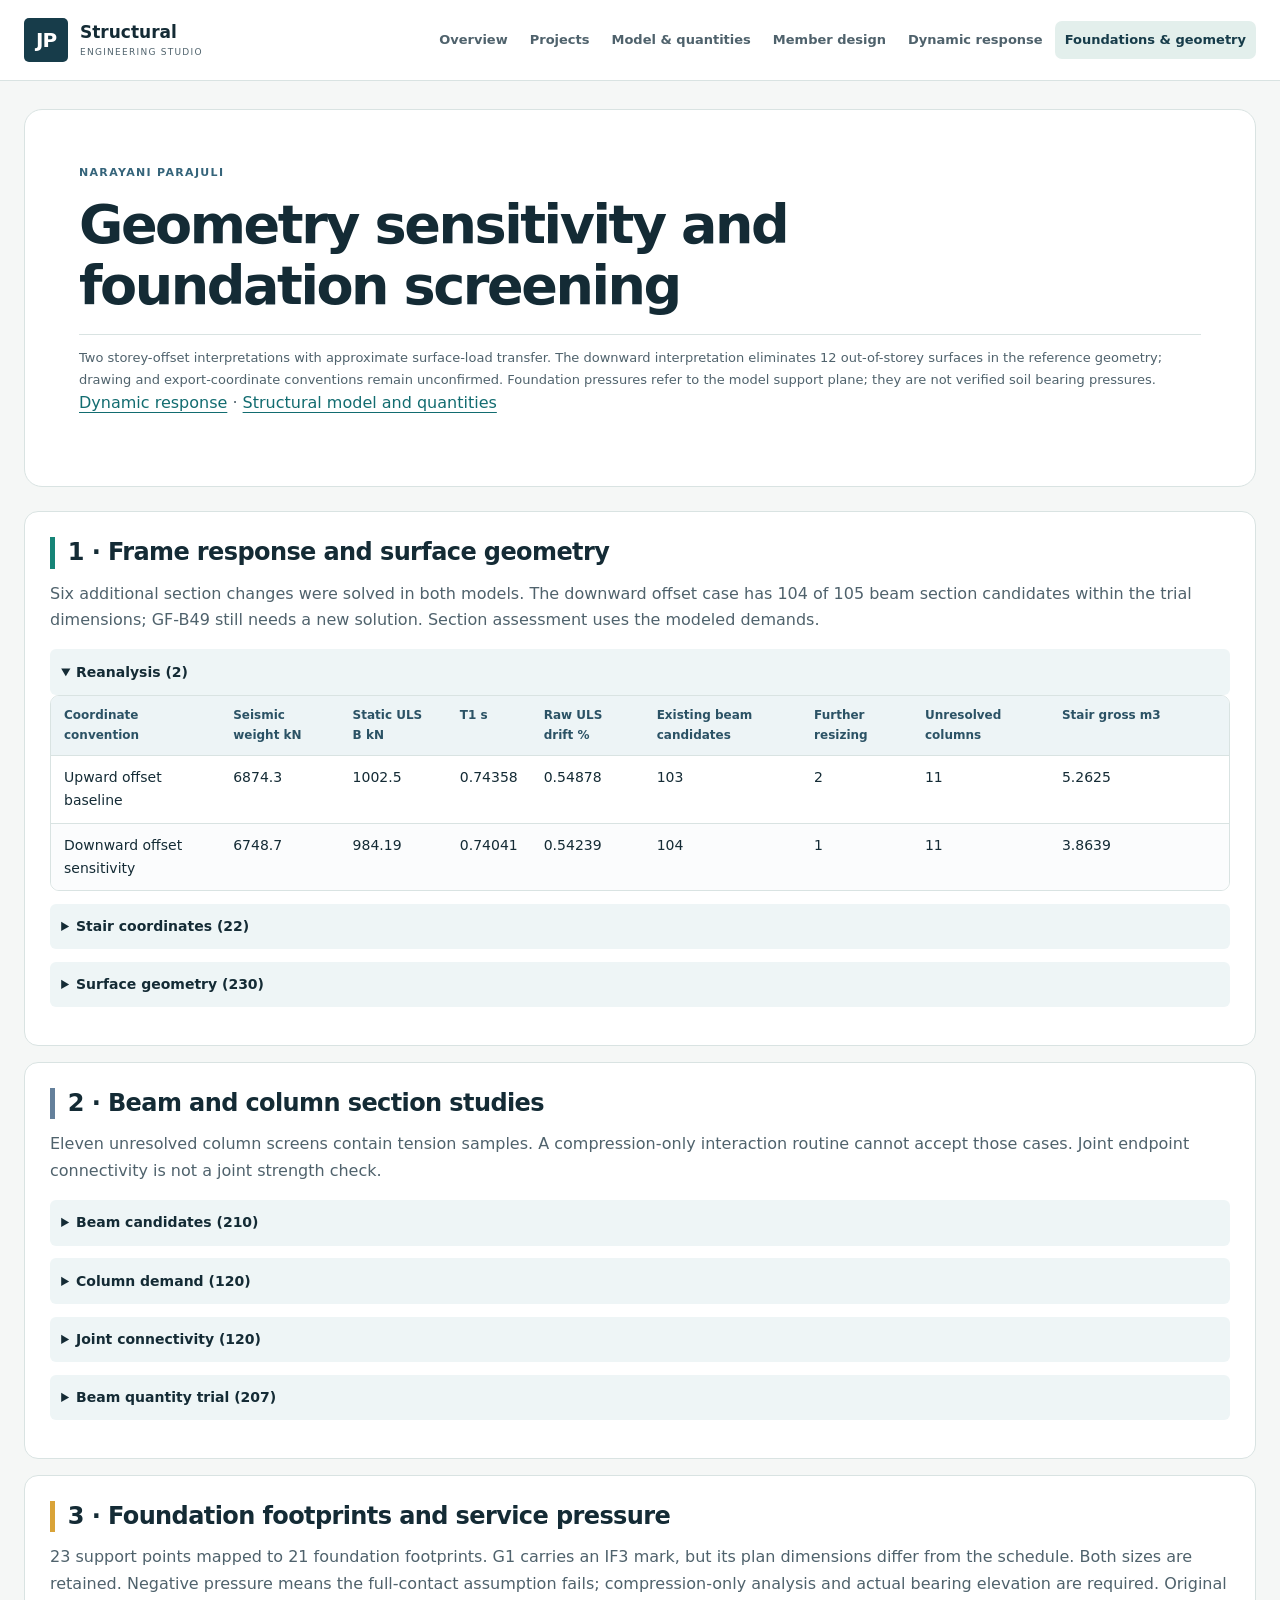
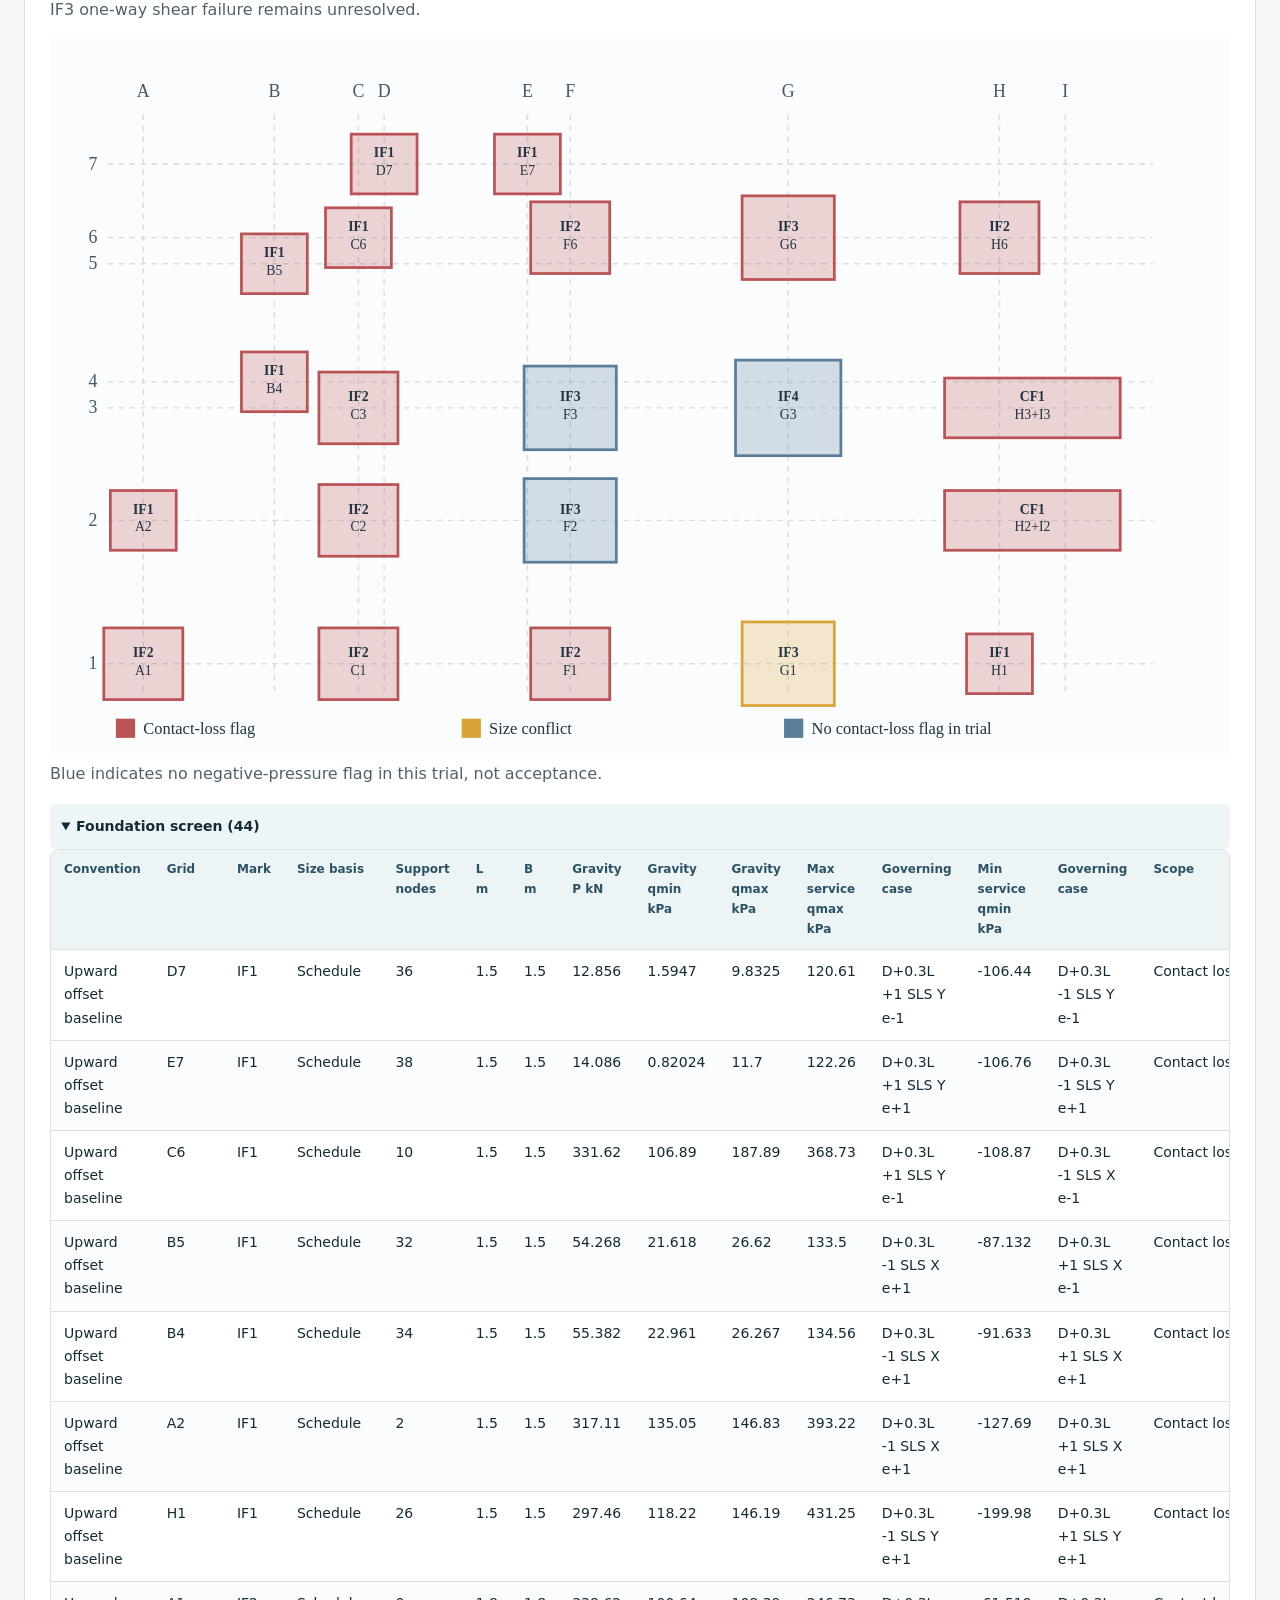
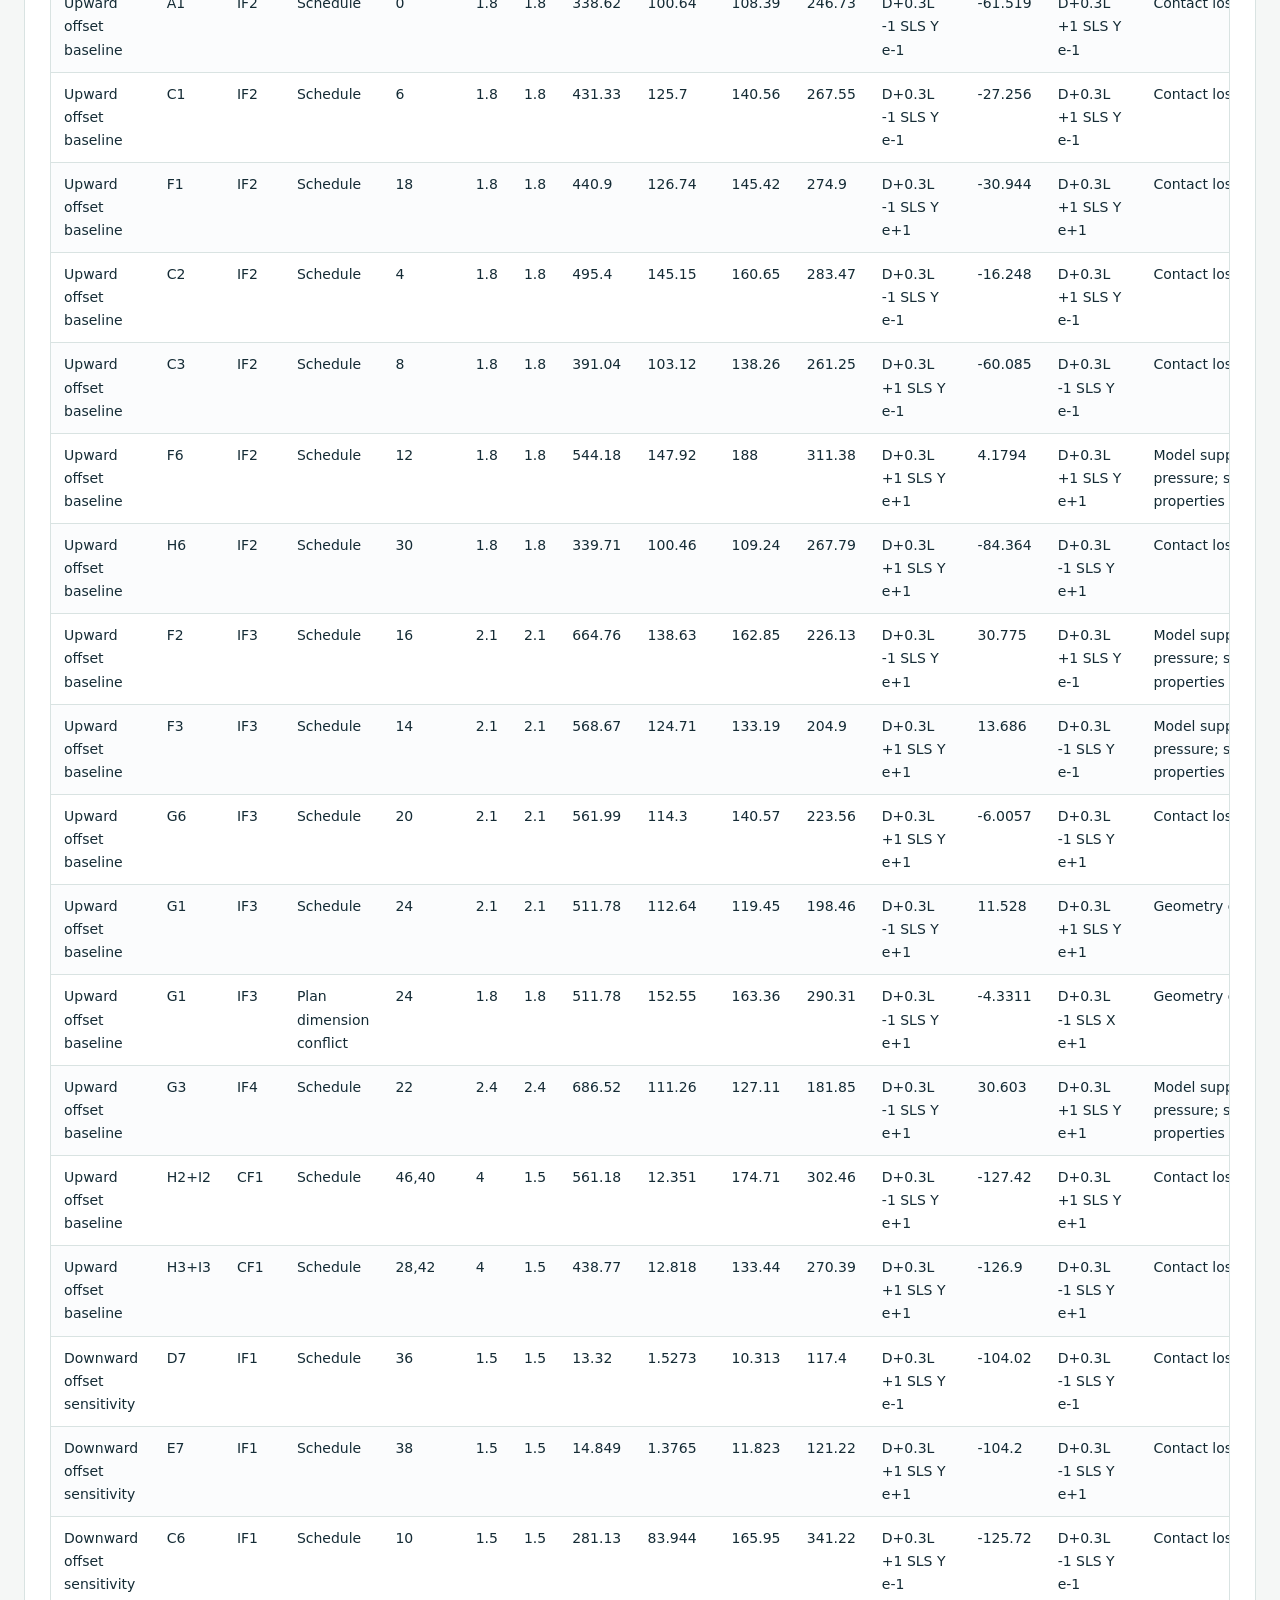
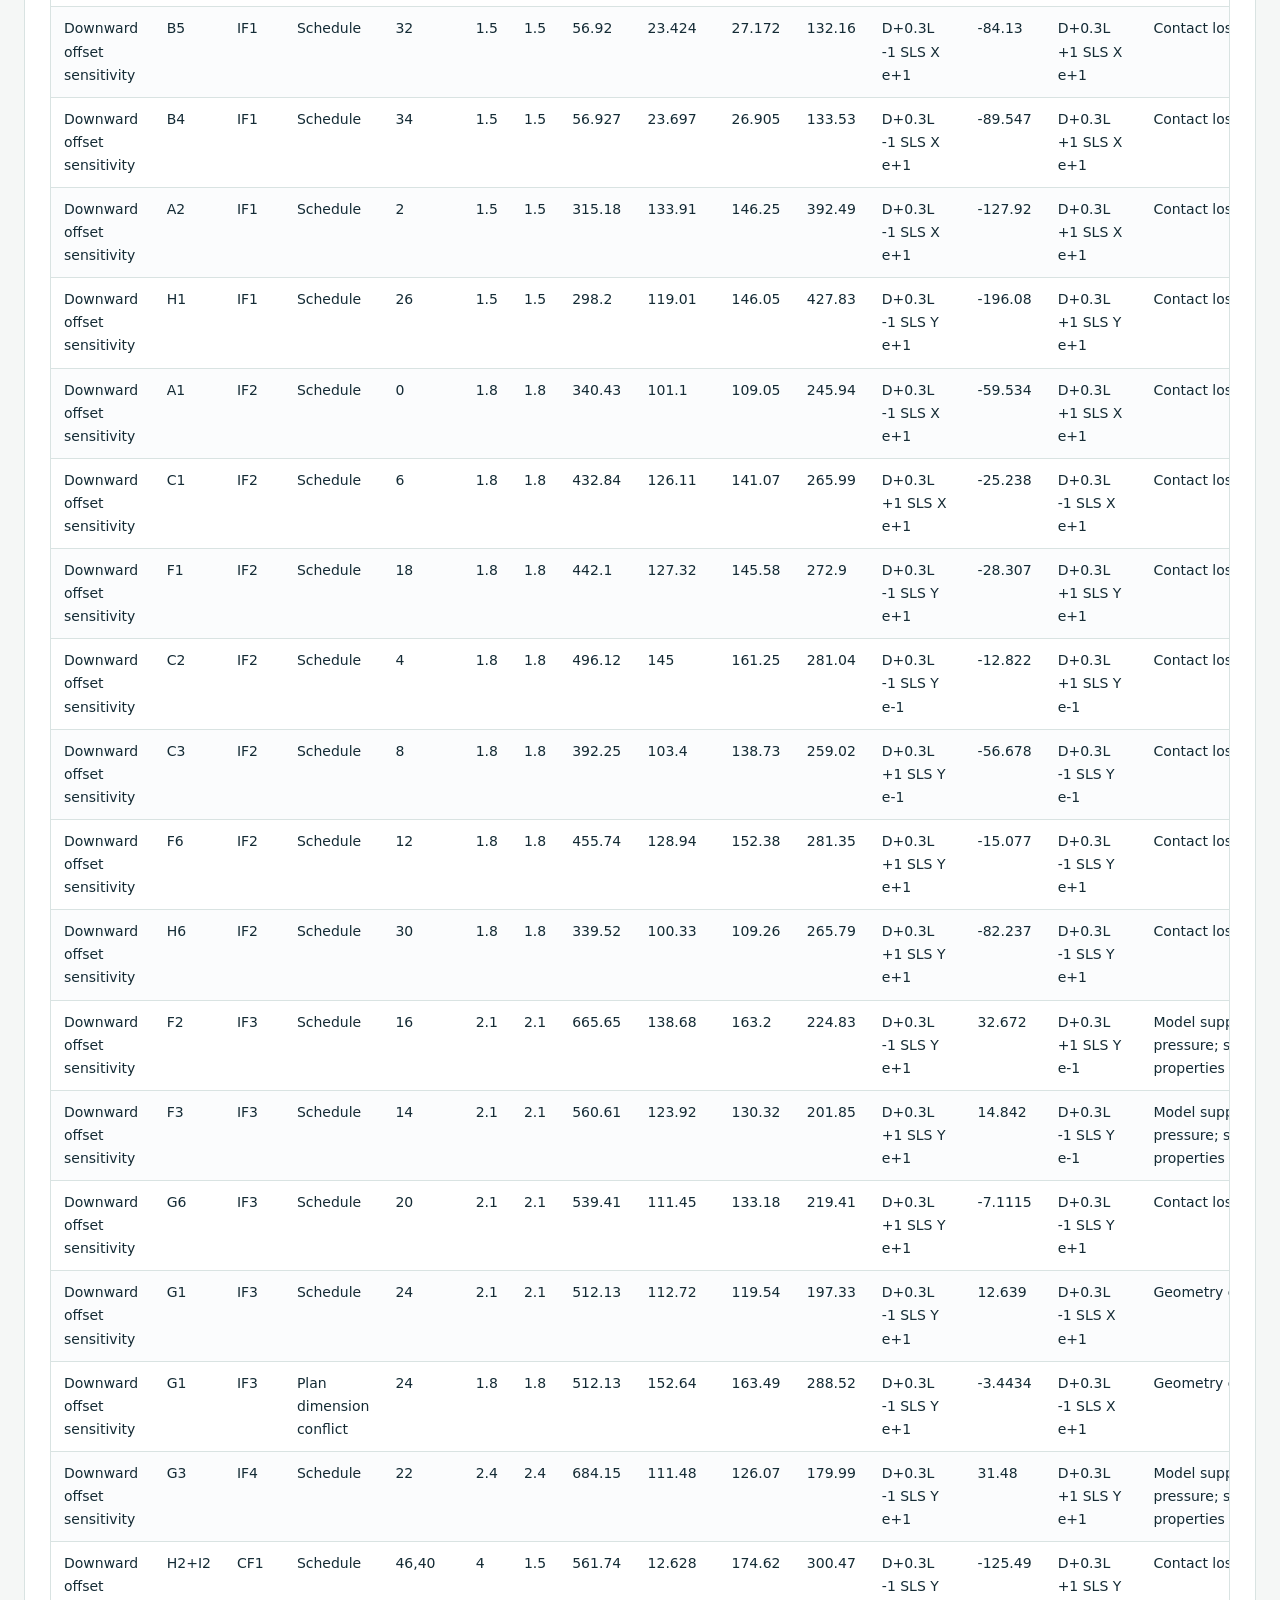
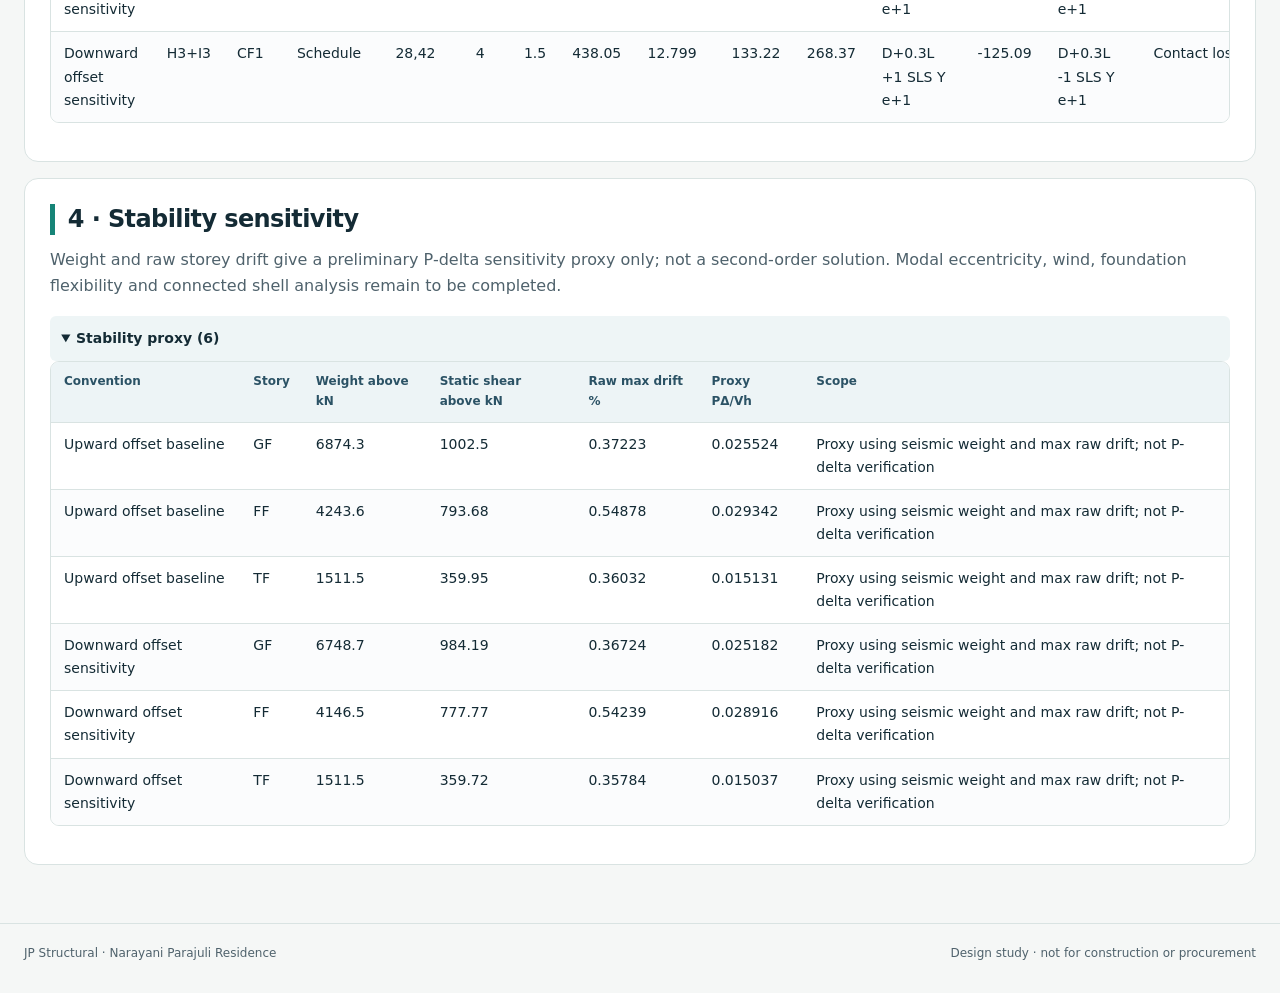
<file: site/geometry.html>
<!doctype html><html lang="en"><head><meta charset="utf-8"><meta name="viewport" content="width=device-width,initial-scale=1"><title>Geometry sensitivity and foundation screening</title><link rel="stylesheet" href="style.css"><link rel="stylesheet" href="visuals.css"><script defer src="visuals.js"></script><style>details{margin:.8rem 0}summary{cursor:pointer;font-weight:600;padding:.7rem;background:#eef5f6}td{vertical-align:top}td:last-child{min-width:180px}section.panel{margin:1rem 0}.figure{width:100%;height:auto}.chapter-accent{border-left:5px solid #168477;padding-left:.8rem}.foundation-accent{border-left:5px solid #d9a338;padding-left:.8rem}.column-accent{border-left:5px solid #64809b;padding-left:.8rem}</style></head><body><header class="header"><div class="shell top"><a class="brand" href="index.html"><span class="mark">JP</span><span><b>Structural</b><small>ENGINEERING STUDIO</small></span></a><nav aria-label="Primary navigation"><a href="index.html">Overview</a><a href="projects.html">Projects</a><a href="report.html">Model & quantities</a><a href="design.html">Member design</a><a href="refinement.html">Dynamic response</a><a href="geometry.html" class="active" aria-current="page">Foundations & geometry</a></nav></div></header><main class="shell"><section class="hero"><div class="eyebrow">NARAYANI PARAJULI</div><h1>Geometry sensitivity and foundation screening</h1><p class="scope-line">Two storey-offset interpretations with approximate surface-load transfer. The downward interpretation eliminates 12 out-of-storey surfaces in the reference geometry; drawing and export-coordinate conventions remain unconfirmed. Foundation pressures refer to the model support plane; they are not verified soil bearing pressures.</p><p><a href="refinement.html">Dynamic response</a> · <a href="report.html">Structural model and quantities</a></p></section><section class="panel"><h2 class="chapter-accent">1 · Frame response and surface geometry</h2><p>Six additional section changes were solved in both models. The downward offset case has 104 of 105 beam section candidates within the trial dimensions; GF-B49 still needs a new solution. Section assessment uses the modeled demands.</p><details open><summary>Reanalysis (2)</summary><div class="table-wrap"><table><thead><tr><th>Coordinate convention</th><th>Seismic weight kN</th><th>Static ULS B kN</th><th>T1 s</th><th>Raw ULS drift %</th><th>Existing beam candidates</th><th>Further resizing</th><th>Unresolved columns</th><th>Stair gross m3</th></tr></thead><tbody><tr><td>Upward offset baseline</td><td>6874.3</td><td>1002.5</td><td>0.74358</td><td>0.54878</td><td>103</td><td>2</td><td>11</td><td>5.2625</td></tr><tr><td>Downward offset sensitivity</td><td>6748.7</td><td>984.19</td><td>0.74041</td><td>0.54239</td><td>104</td><td>1</td><td>11</td><td>3.8639</td></tr></tbody></table></div></details><details><summary>Stair coordinates (22)</summary><div class="table-wrap"><table><thead><tr><th>Convention</th><th>Surface</th><th>Story</th><th>Z min m</th><th>Z max m</th><th>Rise m</th><th>Area m2</th></tr></thead><tbody><tr><td>Upward offset baseline</td><td>GF-W2</td><td>GF</td><td>0</td><td>5.25</td><td>5.25</td><td>6.5067</td></tr><tr><td>Upward offset baseline</td><td>GF-F13</td><td>GF</td><td>5.25</td><td>5.25</td><td>0</td><td>1.44</td></tr><tr><td>Upward offset baseline</td><td>GF-W5</td><td>GF</td><td>3.894</td><td>5.25</td><td>1.356</td><td>2.6804</td></tr><tr><td>Upward offset baseline</td><td>GF-F21</td><td>GF</td><td>3.894</td><td>3.894</td><td>0</td><td>1.44</td></tr><tr><td>Upward offset baseline</td><td>GF-W6</td><td>GF</td><td>3.048</td><td>3.894</td><td>0.846</td><td>1.9179</td></tr><tr><td>Upward offset baseline</td><td>FF-W2</td><td>FF</td><td>3.048</td><td>8.298</td><td>5.25</td><td>6.5067</td></tr><tr><td>Upward offset baseline</td><td>FF-F13</td><td>FF</td><td>8.298</td><td>8.298</td><td>0</td><td>1.44</td></tr><tr><td>Upward offset baseline</td><td>FF-W5</td><td>FF</td><td>6.942</td><td>8.298</td><td>1.356</td><td>2.6804</td></tr><tr><td>Upward offset baseline</td><td>FF-F21</td><td>FF</td><td>6.942</td><td>6.942</td><td>0</td><td>1.44</td></tr><tr><td>Upward offset baseline</td><td>FF-W6</td><td>FF</td><td>6.096</td><td>6.942</td><td>0.846</td><td>1.9179</td></tr><tr><td>Upward offset baseline</td><td>GF-W7</td><td>GF</td><td>0</td><td>3.048</td><td>3.048</td><td>6.5609</td></tr><tr><td>Downward offset sensitivity</td><td>GF-W2</td><td>GF</td><td>0</td><td>0.846</td><td>0.846</td><td>1.9179</td></tr><tr><td>Downward offset sensitivity</td><td>GF-F13</td><td>GF</td><td>0.846</td><td>0.846</td><td>0</td><td>1.44</td></tr><tr><td>Downward offset sensitivity</td><td>GF-W5</td><td>GF</td><td>0.846</td><td>2.202</td><td>1.356</td><td>2.6804</td></tr><tr><td>Downward offset sensitivity</td><td>GF-F21</td><td>GF</td><td>2.202</td><td>2.202</td><td>0</td><td>1.44</td></tr><tr><td>Downward offset sensitivity</td><td>GF-W6</td><td>GF</td><td>2.202</td><td>3.048</td><td>0.846</td><td>1.9179</td></tr><tr><td>Downward offset sensitivity</td><td>FF-W2</td><td>FF</td><td>3.048</td><td>3.894</td><td>0.846</td><td>1.9179</td></tr><tr><td>Downward offset sensitivity</td><td>FF-F13</td><td>FF</td><td>3.894</td><td>3.894</td><td>0</td><td>1.44</td></tr><tr><td>Downward offset sensitivity</td><td>FF-W5</td><td>FF</td><td>3.894</td><td>5.25</td><td>1.356</td><td>2.6804</td></tr><tr><td>Downward offset sensitivity</td><td>FF-F21</td><td>FF</td><td>5.25</td><td>5.25</td><td>0</td><td>1.44</td></tr><tr><td>Downward offset sensitivity</td><td>FF-W6</td><td>FF</td><td>5.25</td><td>6.096</td><td>0.846</td><td>1.9179</td></tr><tr><td>Downward offset sensitivity</td><td>GF-W7</td><td>GF</td><td>0</td><td>3.048</td><td>3.048</td><td>6.5609</td></tr></tbody></table></div></details><details><summary>Surface geometry (230)</summary><div class="table-wrap"><table><thead><tr><th>Convention</th><th>Surface</th><th>Story</th><th>Kind</th><th>Z min m</th><th>Z max m</th><th>Warp m</th><th>Valid projected polygon</th><th>Outside assigned story</th><th>Scope</th></tr></thead><tbody><tr><td>Upward offset baseline</td><td>GF-F4</td><td>GF</td><td>slab</td><td>3.048</td><td>3.048</td><td>0</td><td>True</td><td>False</td><td>Geometry representation without shell stiffness</td></tr><tr><td>Upward offset baseline</td><td>GF-F16</td><td>GF</td><td>slab</td><td>3.048</td><td>3.048</td><td>0</td><td>True</td><td>False</td><td>Geometry representation without shell stiffness</td></tr><tr><td>Upward offset baseline</td><td>GF-F20</td><td>GF</td><td>slab</td><td>3.048</td><td>3.048</td><td>0</td><td>True</td><td>False</td><td>Geometry representation without shell stiffness</td></tr><tr><td>Upward offset baseline</td><td>GF-F25</td><td>GF</td><td>slab</td><td>3.048</td><td>3.048</td><td>0</td><td>True</td><td>False</td><td>Geometry representation without shell stiffness</td></tr><tr><td>Upward offset baseline</td><td>GF-F26</td><td>GF</td><td>slab</td><td>3.048</td><td>3.048</td><td>0</td><td>True</td><td>False</td><td>Geometry representation without shell stiffness</td></tr><tr><td>Upward offset baseline</td><td>GF-F27</td><td>GF</td><td>slab</td><td>3.048</td><td>3.048</td><td>0</td><td>True</td><td>False</td><td>Geometry representation without shell stiffness</td></tr><tr><td>Upward offset baseline</td><td>GF-F34</td><td>GF</td><td>slab</td><td>3.048</td><td>3.048</td><td>0</td><td>True</td><td>False</td><td>Geometry representation without shell stiffness</td></tr><tr><td>Upward offset baseline</td><td>FF-F4</td><td>FF</td><td>slab</td><td>6.096</td><td>6.096</td><td>0</td><td>True</td><td>False</td><td>Geometry representation without shell stiffness</td></tr><tr><td>Upward offset baseline</td><td>FF-F34</td><td>FF</td><td>slab</td><td>6.096</td><td>6.096</td><td>0</td><td>True</td><td>False</td><td>Geometry representation without shell stiffness</td></tr><tr><td>Upward offset baseline</td><td>FF-F7</td><td>FF</td><td>slab</td><td>6.096</td><td>6.096</td><td>0</td><td>True</td><td>False</td><td>Geometry representation without shell stiffness</td></tr><tr><td>Upward offset baseline</td><td>FF-F36</td><td>FF</td><td>slab</td><td>6.096</td><td>6.096</td><td>0</td><td>True</td><td>False</td><td>Geometry representation without shell stiffness</td></tr><tr><td>Upward offset baseline</td><td>FF-F25</td><td>FF</td><td>slab</td><td>6.096</td><td>6.096</td><td>0</td><td>True</td><td>False</td><td>Geometry representation without shell stiffness</td></tr><tr><td>Upward offset baseline</td><td>FF-F20</td><td>FF</td><td>slab</td><td>6.096</td><td>6.096</td><td>0</td><td>True</td><td>False</td><td>Geometry representation without shell stiffness</td></tr><tr><td>Upward offset baseline</td><td>FF-F26</td><td>FF</td><td>slab</td><td>6.096</td><td>6.096</td><td>0</td><td>True</td><td>False</td><td>Geometry representation without shell stiffness</td></tr><tr><td>Upward offset baseline</td><td>TF-F16</td><td>TF</td><td>slab</td><td>9.144</td><td>9.144</td><td>0</td><td>True</td><td>False</td><td>Geometry representation without shell stiffness</td></tr><tr><td>Upward offset baseline</td><td>TF-F36</td><td>TF</td><td>slab</td><td>9.144</td><td>9.144</td><td>0</td><td>True</td><td>False</td><td>Geometry representation without shell stiffness</td></tr><tr><td>Upward offset baseline</td><td>TF-F5</td><td>TF</td><td>slab</td><td>9.144</td><td>9.144</td><td>0</td><td>True</td><td>False</td><td>Geometry representation without shell stiffness</td></tr><tr><td>Upward offset baseline</td><td>TF-F34</td><td>TF</td><td>slab</td><td>9.144</td><td>9.144</td><td>0</td><td>True</td><td>False</td><td>Geometry representation without shell stiffness</td></tr><tr><td>Upward offset baseline</td><td>TF-F31</td><td>TF</td><td>slab</td><td>9.144</td><td>9.144</td><td>0</td><td>True</td><td>False</td><td>Geometry representation without shell stiffness</td></tr><tr><td>Upward offset baseline</td><td>TF-F10</td><td>TF</td><td>slab</td><td>9.144</td><td>9.144</td><td>0</td><td>True</td><td>False</td><td>Geometry representation without shell stiffness</td></tr><tr><td>Upward offset baseline</td><td>TF-F11</td><td>TF</td><td>slab</td><td>9.144</td><td>9.144</td><td>0</td><td>True</td><td>False</td><td>Geometry representation without shell stiffness</td></tr><tr><td>Upward offset baseline</td><td>TF-F12</td><td>TF</td><td>slab</td><td>9.144</td><td>9.144</td><td>0</td><td>True</td><td>False</td><td>Geometry representation without shell stiffness</td></tr><tr><td>Upward offset baseline</td><td>TF-F14</td><td>TF</td><td>slab</td><td>9.144</td><td>9.144</td><td>0</td><td>True</td><td>False</td><td>Geometry representation without shell stiffness</td></tr><tr><td>Upward offset baseline</td><td>FF-W3</td><td>FF</td><td>slab</td><td>3.048</td><td>8.5529</td><td>0</td><td>True</td><td>True</td><td>Outside assigned storey</td></tr><tr><td>Upward offset baseline</td><td>FF-W4</td><td>FF</td><td>slab</td><td>3.048</td><td>8.5529</td><td>0</td><td>True</td><td>True</td><td>Outside assigned storey</td></tr><tr><td>Upward offset baseline</td><td>GF-F2</td><td>GF</td><td>slab</td><td>3.048</td><td>3.048</td><td>0</td><td>True</td><td>False</td><td>Geometry representation without shell stiffness</td></tr><tr><td>Upward offset baseline</td><td>GF-F3</td><td>GF</td><td>slab</td><td>3.048</td><td>3.048</td><td>0</td><td>True</td><td>False</td><td>Geometry representation without shell stiffness</td></tr><tr><td>Upward offset baseline</td><td>GF-F37</td><td>GF</td><td>slab</td><td>3.048</td><td>3.048</td><td>0</td><td>True</td><td>False</td><td>Geometry representation without shell stiffness</td></tr><tr><td>Upward offset baseline</td><td>GF-F23</td><td>GF</td><td>slab</td><td>3.048</td><td>3.048</td><td>0</td><td>True</td><td>False</td><td>Geometry representation without shell stiffness</td></tr><tr><td>Upward offset baseline</td><td>GF-F9</td><td>GF</td><td>slab</td><td>3.048</td><td>3.048</td><td>0</td><td>True</td><td>False</td><td>Geometry representation without shell stiffness</td></tr><tr><td>Upward offset baseline</td><td>GF-F15</td><td>GF</td><td>slab</td><td>3.048</td><td>3.048</td><td>0</td><td>True</td><td>False</td><td>Geometry representation without shell stiffness</td></tr><tr><td>Upward offset baseline</td><td>GF-F17</td><td>GF</td><td>slab</td><td>3.048</td><td>3.048</td><td>0</td><td>True</td><td>False</td><td>Geometry representation without shell stiffness</td></tr><tr><td>Upward offset baseline</td><td>GF-F18</td><td>GF</td><td>slab</td><td>3.048</td><td>3.048</td><td>0</td><td>True</td><td>False</td><td>Geometry representation without shell stiffness</td></tr><tr><td>Upward offset baseline</td><td>GF-F8</td><td>GF</td><td>slab</td><td>3.048</td><td>3.048</td><td>0</td><td>True</td><td>False</td><td>Geometry representation without shell stiffness</td></tr><tr><td>Upward offset baseline</td><td>GF-F22</td><td>GF</td><td>slab</td><td>3.048</td><td>3.048</td><td>0</td><td>True</td><td>False</td><td>Geometry representation without shell stiffness</td></tr><tr><td>Upward offset baseline</td><td>TF-F29</td><td>TF</td><td>slab</td><td>9.144</td><td>9.144</td><td>0</td><td>True</td><td>False</td><td>Geometry representation without shell stiffness</td></tr><tr><td>Upward offset baseline</td><td>TF-F3</td><td>TF</td><td>slab</td><td>9.144</td><td>9.144</td><td>0</td><td>True</td><td>False</td><td>Geometry representation without shell stiffness</td></tr><tr><td>Upward offset baseline</td><td>TF-F37</td><td>TF</td><td>slab</td><td>9.144</td><td>9.144</td><td>0</td><td>True</td><td>False</td><td>Geometry representation without shell stiffness</td></tr><tr><td>Upward offset baseline</td><td>TF-F23</td><td>TF</td><td>slab</td><td>9.144</td><td>9.144</td><td>0</td><td>True</td><td>False</td><td>Geometry representation without shell stiffness</td></tr><tr><td>Upward offset baseline</td><td>TF-F9</td><td>TF</td><td>slab</td><td>9.144</td><td>9.144</td><td>0</td><td>True</td><td>False</td><td>Geometry representation without shell stiffness</td></tr><tr><td>Upward offset baseline</td><td>TF-F15</td><td>TF</td><td>slab</td><td>9.144</td><td>9.144</td><td>0</td><td>True</td><td>False</td><td>Geometry representation without shell stiffness</td></tr><tr><td>Upward offset baseline</td><td>TF-F17</td><td>TF</td><td>slab</td><td>9.144</td><td>9.144</td><td>0</td><td>True</td><td>False</td><td>Geometry representation without shell stiffness</td></tr><tr><td>Upward offset baseline</td><td>TF-F18</td><td>TF</td><td>slab</td><td>9.144</td><td>9.144</td><td>0</td><td>True</td><td>False</td><td>Geometry representation without shell stiffness</td></tr><tr><td>Upward offset baseline</td><td>TF-F8</td><td>TF</td><td>slab</td><td>9.144</td><td>9.144</td><td>0</td><td>True</td><td>False</td><td>Geometry representation without shell stiffness</td></tr><tr><td>Upward offset baseline</td><td>TF-F22</td><td>TF</td><td>slab</td><td>9.144</td><td>9.144</td><td>0</td><td>True</td><td>False</td><td>Geometry representation without shell stiffness</td></tr><tr><td>Upward offset baseline</td><td>FF-F3</td><td>FF</td><td>slab</td><td>6.096</td><td>6.096</td><td>0</td><td>True</td><td>False</td><td>Geometry representation without shell stiffness</td></tr><tr><td>Upward offset baseline</td><td>FF-F37</td><td>FF</td><td>slab</td><td>6.096</td><td>6.096</td><td>0</td><td>True</td><td>False</td><td>Geometry representation without shell stiffness</td></tr><tr><td>Upward offset baseline</td><td>FF-F46</td><td>FF</td><td>slab</td><td>6.096</td><td>6.096</td><td>0</td><td>True</td><td>False</td><td>Geometry representation without shell stiffness</td></tr><tr><td>Upward offset baseline</td><td>FF-F9</td><td>FF</td><td>slab</td><td>6.096</td><td>6.096</td><td>0</td><td>True</td><td>False</td><td>Geometry representation without shell stiffness</td></tr><tr><td>Upward offset baseline</td><td>FF-F15</td><td>FF</td><td>slab</td><td>6.096</td><td>6.096</td><td>0</td><td>True</td><td>False</td><td>Geometry representation without shell stiffness</td></tr><tr><td>Upward offset baseline</td><td>FF-F17</td><td>FF</td><td>slab</td><td>6.096</td><td>6.096</td><td>0</td><td>True</td><td>False</td><td>Geometry representation without shell stiffness</td></tr><tr><td>Upward offset baseline</td><td>FF-F18</td><td>FF</td><td>slab</td><td>6.096</td><td>6.096</td><td>0</td><td>True</td><td>False</td><td>Geometry representation without shell stiffness</td></tr><tr><td>Upward offset baseline</td><td>FF-F8</td><td>FF</td><td>slab</td><td>6.096</td><td>6.096</td><td>0</td><td>True</td><td>False</td><td>Geometry representation without shell stiffness</td></tr><tr><td>Upward offset baseline</td><td>FF-F22</td><td>FF</td><td>slab</td><td>6.096</td><td>6.096</td><td>0</td><td>True</td><td>False</td><td>Geometry representation without shell stiffness</td></tr><tr><td>Upward offset baseline</td><td>FF-F47</td><td>FF</td><td>slab</td><td>6.096</td><td>6.096</td><td>0</td><td>True</td><td>False</td><td>Geometry representation without shell stiffness</td></tr><tr><td>Upward offset baseline</td><td>FF-F29</td><td>FF</td><td>slab</td><td>6.096</td><td>6.096</td><td>0</td><td>True</td><td>False</td><td>Geometry representation without shell stiffness</td></tr><tr><td>Upward offset baseline</td><td>FF-F30</td><td>FF</td><td>slab</td><td>6.096</td><td>6.096</td><td>0</td><td>True</td><td>False</td><td>Geometry representation without shell stiffness</td></tr><tr><td>Upward offset baseline</td><td>FF-F24</td><td>FF</td><td>slab</td><td>6.096</td><td>6.096</td><td>0</td><td>True</td><td>False</td><td>Geometry representation without shell stiffness</td></tr><tr><td>Upward offset baseline</td><td>FF-F28</td><td>FF</td><td>slab</td><td>6.096</td><td>6.096</td><td>0</td><td>True</td><td>False</td><td>Geometry representation without shell stiffness</td></tr><tr><td>Upward offset baseline</td><td>FF-F51</td><td>FF</td><td>slab</td><td>6.096</td><td>6.096</td><td>0</td><td>True</td><td>False</td><td>Geometry representation without shell stiffness</td></tr><tr><td>Upward offset baseline</td><td>FF-F57</td><td>FF</td><td>slab</td><td>6.096</td><td>6.096</td><td>0</td><td>True</td><td>False</td><td>Geometry representation without shell stiffness</td></tr><tr><td>Upward offset baseline</td><td>TF-F51</td><td>TF</td><td>slab</td><td>9.144</td><td>9.144</td><td>0</td><td>True</td><td>False</td><td>Geometry representation without shell stiffness</td></tr><tr><td>Upward offset baseline</td><td>TF-F38</td><td>TF</td><td>slab</td><td>9.144</td><td>9.144</td><td>0</td><td>True</td><td>False</td><td>Geometry representation without shell stiffness</td></tr><tr><td>Upward offset baseline</td><td>TF-F57</td><td>TF</td><td>slab</td><td>9.144</td><td>9.144</td><td>0</td><td>True</td><td>False</td><td>Geometry representation without shell stiffness</td></tr><tr><td>Upward offset baseline</td><td>TF-F48</td><td>TF</td><td>slab</td><td>9.144</td><td>9.144</td><td>0</td><td>True</td><td>False</td><td>Geometry representation without shell stiffness</td></tr><tr><td>Upward offset baseline</td><td>TF-F40</td><td>TF</td><td>slab</td><td>9.144</td><td>9.144</td><td>0</td><td>True</td><td>False</td><td>Geometry representation without shell stiffness</td></tr><tr><td>Upward offset baseline</td><td>TF-F1</td><td>TF</td><td>slab</td><td>9.144</td><td>9.144</td><td>0</td><td>True</td><td>False</td><td>Geometry representation without shell stiffness</td></tr><tr><td>Upward offset baseline</td><td>TF-F41</td><td>TF</td><td>slab</td><td>9.144</td><td>9.144</td><td>0</td><td>True</td><td>False</td><td>Geometry representation without shell stiffness</td></tr><tr><td>Upward offset baseline</td><td>TF-F65</td><td>TF</td><td>slab</td><td>9.144</td><td>9.144</td><td>0</td><td>True</td><td>False</td><td>Geometry representation without shell stiffness</td></tr><tr><td>Upward offset baseline</td><td>TF-F69</td><td>TF</td><td>slab</td><td>9.144</td><td>9.144</td><td>0</td><td>True</td><td>False</td><td>Geometry representation without shell stiffness</td></tr><tr><td>Upward offset baseline</td><td>TF-F45</td><td>TF</td><td>slab</td><td>9.144</td><td>9.144</td><td>0</td><td>True</td><td>False</td><td>Geometry representation without shell stiffness</td></tr><tr><td>Upward offset baseline</td><td>GF-F35</td><td>GF</td><td>slab</td><td>3.048</td><td>3.048</td><td>0</td><td>True</td><td>False</td><td>Geometry representation without shell stiffness</td></tr><tr><td>Upward offset baseline</td><td>GF-F39</td><td>GF</td><td>slab</td><td>3.048</td><td>3.048</td><td>0</td><td>True</td><td>False</td><td>Geometry representation without shell stiffness</td></tr><tr><td>Upward offset baseline</td><td>GF-F42</td><td>GF</td><td>slab</td><td>3.048</td><td>3.048</td><td>0</td><td>True</td><td>False</td><td>Geometry representation without shell stiffness</td></tr><tr><td>Upward offset baseline</td><td>GF-F43</td><td>GF</td><td>slab</td><td>3.048</td><td>3.048</td><td>0</td><td>True</td><td>False</td><td>Geometry representation without shell stiffness</td></tr><tr><td>Upward offset baseline</td><td>GF-F52</td><td>GF</td><td>slab</td><td>3.048</td><td>3.048</td><td>0</td><td>True</td><td>False</td><td>Geometry representation without shell stiffness</td></tr><tr><td>Upward offset baseline</td><td>GF-F53</td><td>GF</td><td>slab</td><td>3.048</td><td>3.048</td><td>0</td><td>True</td><td>False</td><td>Geometry representation without shell stiffness</td></tr><tr><td>Upward offset baseline</td><td>GF-F56</td><td>GF</td><td>slab</td><td>3.048</td><td>3.048</td><td>0</td><td>True</td><td>False</td><td>Geometry representation without shell stiffness</td></tr><tr><td>Upward offset baseline</td><td>FF-F56</td><td>FF</td><td>slab</td><td>6.096</td><td>6.096</td><td>0</td><td>True</td><td>False</td><td>Geometry representation without shell stiffness</td></tr><tr><td>Upward offset baseline</td><td>GF-F61</td><td>GF</td><td>slab</td><td>3.048</td><td>3.048</td><td>0</td><td>True</td><td>False</td><td>Geometry representation without shell stiffness</td></tr><tr><td>Upward offset baseline</td><td>GF-F62</td><td>GF</td><td>slab</td><td>3.048</td><td>3.048</td><td>0</td><td>True</td><td>False</td><td>Geometry representation without shell stiffness</td></tr><tr><td>Upward offset baseline</td><td>GF-F63</td><td>GF</td><td>slab</td><td>3.048</td><td>3.048</td><td>0</td><td>True</td><td>False</td><td>Geometry representation without shell stiffness</td></tr><tr><td>Upward offset baseline</td><td>GF-F64</td><td>GF</td><td>slab</td><td>3.048</td><td>3.048</td><td>0</td><td>True</td><td>False</td><td>Geometry representation without shell stiffness</td></tr><tr><td>Upward offset baseline</td><td>FF-F66</td><td>FF</td><td>slab</td><td>6.096</td><td>6.096</td><td>0</td><td>True</td><td>False</td><td>Geometry representation without shell stiffness</td></tr><tr><td>Upward offset baseline</td><td>FF-F67</td><td>FF</td><td>slab</td><td>6.096</td><td>6.096</td><td>0</td><td>True</td><td>False</td><td>Geometry representation without shell stiffness</td></tr><tr><td>Upward offset baseline</td><td>FF-F68</td><td>FF</td><td>slab</td><td>6.096</td><td>6.096</td><td>0</td><td>True</td><td>False</td><td>Geometry representation without shell stiffness</td></tr><tr><td>Upward offset baseline</td><td>FF-F71</td><td>FF</td><td>slab</td><td>6.096</td><td>6.096</td><td>0</td><td>True</td><td>False</td><td>Geometry representation without shell stiffness</td></tr><tr><td>Upward offset baseline</td><td>FF-F73</td><td>FF</td><td>slab</td><td>6.096</td><td>6.096</td><td>0</td><td>True</td><td>False</td><td>Geometry representation without shell stiffness</td></tr><tr><td>Upward offset baseline</td><td>FF-F89</td><td>FF</td><td>slab</td><td>6.096</td><td>6.096</td><td>0</td><td>True</td><td>False</td><td>Geometry representation without shell stiffness</td></tr><tr><td>Upward offset baseline</td><td>FF-F75</td><td>FF</td><td>slab</td><td>6.096</td><td>6.096</td><td>0</td><td>True</td><td>False</td><td>Geometry representation without shell stiffness</td></tr><tr><td>Upward offset baseline</td><td>FF-F78</td><td>FF</td><td>slab</td><td>6.096</td><td>6.096</td><td>0</td><td>True</td><td>False</td><td>Geometry representation without shell stiffness</td></tr><tr><td>Upward offset baseline</td><td>FF-F79</td><td>FF</td><td>slab</td><td>6.096</td><td>6.096</td><td>0</td><td>True</td><td>False</td><td>Geometry representation without shell stiffness</td></tr><tr><td>Upward offset baseline</td><td>FF-F81</td><td>FF</td><td>slab</td><td>6.096</td><td>6.096</td><td>0</td><td>True</td><td>False</td><td>Geometry representation without shell stiffness</td></tr><tr><td>Upward offset baseline</td><td>FF-F83</td><td>FF</td><td>slab</td><td>6.096</td><td>6.096</td><td>0</td><td>True</td><td>False</td><td>Geometry representation without shell stiffness</td></tr><tr><td>Upward offset baseline</td><td>FF-F84</td><td>FF</td><td>slab</td><td>6.096</td><td>6.096</td><td>0</td><td>True</td><td>False</td><td>Geometry representation without shell stiffness</td></tr><tr><td>Upward offset baseline</td><td>FF-F85</td><td>FF</td><td>slab</td><td>6.096</td><td>6.096</td><td>0</td><td>True</td><td>False</td><td>Geometry representation without shell stiffness</td></tr><tr><td>Upward offset baseline</td><td>FF-F86</td><td>FF</td><td>slab</td><td>6.096</td><td>6.096</td><td>0</td><td>True</td><td>False</td><td>Geometry representation without shell stiffness</td></tr><tr><td>Upward offset baseline</td><td>FF-F87</td><td>FF</td><td>slab</td><td>6.096</td><td>6.096</td><td>0</td><td>True</td><td>False</td><td>Geometry representation without shell stiffness</td></tr><tr><td>Upward offset baseline</td><td>FF-F88</td><td>FF</td><td>slab</td><td>6.096</td><td>6.096</td><td>0</td><td>True</td><td>False</td><td>Geometry representation without shell stiffness</td></tr><tr><td>Upward offset baseline</td><td>TF-F54</td><td>TF</td><td>slab</td><td>9.144</td><td>9.144</td><td>0</td><td>True</td><td>False</td><td>Geometry representation without shell stiffness</td></tr><tr><td>Upward offset baseline</td><td>TF-F55</td><td>TF</td><td>slab</td><td>9.144</td><td>9.144</td><td>0</td><td>True</td><td>False</td><td>Geometry representation without shell stiffness</td></tr><tr><td>Upward offset baseline</td><td>GF-W2</td><td>GF</td><td>stair</td><td>0</td><td>5.25</td><td>0</td><td>True</td><td>True</td><td>Outside assigned storey</td></tr><tr><td>Upward offset baseline</td><td>GF-F13</td><td>GF</td><td>stair</td><td>5.25</td><td>5.25</td><td>0</td><td>True</td><td>True</td><td>Outside assigned storey</td></tr><tr><td>Upward offset baseline</td><td>GF-W5</td><td>GF</td><td>stair</td><td>3.894</td><td>5.25</td><td>0</td><td>True</td><td>True</td><td>Outside assigned storey</td></tr><tr><td>Upward offset baseline</td><td>GF-F21</td><td>GF</td><td>stair</td><td>3.894</td><td>3.894</td><td>0</td><td>True</td><td>True</td><td>Outside assigned storey</td></tr><tr><td>Upward offset baseline</td><td>GF-W6</td><td>GF</td><td>stair</td><td>3.048</td><td>3.894</td><td>0</td><td>True</td><td>True</td><td>Outside assigned storey</td></tr><tr><td>Upward offset baseline</td><td>FF-W2</td><td>FF</td><td>stair</td><td>3.048</td><td>8.298</td><td>0</td><td>True</td><td>True</td><td>Outside assigned storey</td></tr><tr><td>Upward offset baseline</td><td>FF-F13</td><td>FF</td><td>stair</td><td>8.298</td><td>8.298</td><td>0</td><td>True</td><td>True</td><td>Outside assigned storey</td></tr><tr><td>Upward offset baseline</td><td>FF-W5</td><td>FF</td><td>stair</td><td>6.942</td><td>8.298</td><td>0</td><td>True</td><td>True</td><td>Outside assigned storey</td></tr><tr><td>Upward offset baseline</td><td>FF-F21</td><td>FF</td><td>stair</td><td>6.942</td><td>6.942</td><td>0</td><td>True</td><td>True</td><td>Outside assigned storey</td></tr><tr><td>Upward offset baseline</td><td>FF-W6</td><td>FF</td><td>stair</td><td>6.096</td><td>6.942</td><td>0</td><td>True</td><td>True</td><td>Outside assigned storey</td></tr><tr><td>Upward offset baseline</td><td>TF-F47</td><td>TF</td><td>slab</td><td>9.144</td><td>9.144</td><td>0</td><td>True</td><td>False</td><td>Geometry representation without shell stiffness</td></tr><tr><td>Upward offset baseline</td><td>GF-F32</td><td>GF</td><td>slab</td><td>3.048</td><td>3.048</td><td>0</td><td>True</td><td>False</td><td>Geometry representation without shell stiffness</td></tr><tr><td>Upward offset baseline</td><td>GF-F33</td><td>GF</td><td>slab</td><td>3.048</td><td>3.048</td><td>0</td><td>True</td><td>False</td><td>Geometry representation without shell stiffness</td></tr><tr><td>Upward offset baseline</td><td>GF-W7</td><td>GF</td><td>stair</td><td>0</td><td>3.048</td><td>0</td><td>True</td><td>False</td><td>Geometry representation without shell stiffness</td></tr><tr><td>Downward offset sensitivity</td><td>GF-F4</td><td>GF</td><td>slab</td><td>3.048</td><td>3.048</td><td>0</td><td>True</td><td>False</td><td>Geometry representation without shell stiffness</td></tr><tr><td>Downward offset sensitivity</td><td>GF-F16</td><td>GF</td><td>slab</td><td>3.048</td><td>3.048</td><td>0</td><td>True</td><td>False</td><td>Geometry representation without shell stiffness</td></tr><tr><td>Downward offset sensitivity</td><td>GF-F20</td><td>GF</td><td>slab</td><td>3.048</td><td>3.048</td><td>0</td><td>True</td><td>False</td><td>Geometry representation without shell stiffness</td></tr><tr><td>Downward offset sensitivity</td><td>GF-F25</td><td>GF</td><td>slab</td><td>3.048</td><td>3.048</td><td>0</td><td>True</td><td>False</td><td>Geometry representation without shell stiffness</td></tr><tr><td>Downward offset sensitivity</td><td>GF-F26</td><td>GF</td><td>slab</td><td>3.048</td><td>3.048</td><td>0</td><td>True</td><td>False</td><td>Geometry representation without shell stiffness</td></tr><tr><td>Downward offset sensitivity</td><td>GF-F27</td><td>GF</td><td>slab</td><td>3.048</td><td>3.048</td><td>0</td><td>True</td><td>False</td><td>Geometry representation without shell stiffness</td></tr><tr><td>Downward offset sensitivity</td><td>GF-F34</td><td>GF</td><td>slab</td><td>3.048</td><td>3.048</td><td>0</td><td>True</td><td>False</td><td>Geometry representation without shell stiffness</td></tr><tr><td>Downward offset sensitivity</td><td>FF-F4</td><td>FF</td><td>slab</td><td>6.096</td><td>6.096</td><td>0</td><td>True</td><td>False</td><td>Geometry representation without shell stiffness</td></tr><tr><td>Downward offset sensitivity</td><td>FF-F34</td><td>FF</td><td>slab</td><td>6.096</td><td>6.096</td><td>0</td><td>True</td><td>False</td><td>Geometry representation without shell stiffness</td></tr><tr><td>Downward offset sensitivity</td><td>FF-F7</td><td>FF</td><td>slab</td><td>6.096</td><td>6.096</td><td>0</td><td>True</td><td>False</td><td>Geometry representation without shell stiffness</td></tr><tr><td>Downward offset sensitivity</td><td>FF-F36</td><td>FF</td><td>slab</td><td>6.096</td><td>6.096</td><td>0</td><td>True</td><td>False</td><td>Geometry representation without shell stiffness</td></tr><tr><td>Downward offset sensitivity</td><td>FF-F25</td><td>FF</td><td>slab</td><td>6.096</td><td>6.096</td><td>0</td><td>True</td><td>False</td><td>Geometry representation without shell stiffness</td></tr><tr><td>Downward offset sensitivity</td><td>FF-F20</td><td>FF</td><td>slab</td><td>6.096</td><td>6.096</td><td>0</td><td>True</td><td>False</td><td>Geometry representation without shell stiffness</td></tr><tr><td>Downward offset sensitivity</td><td>FF-F26</td><td>FF</td><td>slab</td><td>6.096</td><td>6.096</td><td>0</td><td>True</td><td>False</td><td>Geometry representation without shell stiffness</td></tr><tr><td>Downward offset sensitivity</td><td>TF-F16</td><td>TF</td><td>slab</td><td>9.144</td><td>9.144</td><td>0</td><td>True</td><td>False</td><td>Geometry representation without shell stiffness</td></tr><tr><td>Downward offset sensitivity</td><td>TF-F36</td><td>TF</td><td>slab</td><td>9.144</td><td>9.144</td><td>0</td><td>True</td><td>False</td><td>Geometry representation without shell stiffness</td></tr><tr><td>Downward offset sensitivity</td><td>TF-F5</td><td>TF</td><td>slab</td><td>9.144</td><td>9.144</td><td>0</td><td>True</td><td>False</td><td>Geometry representation without shell stiffness</td></tr><tr><td>Downward offset sensitivity</td><td>TF-F34</td><td>TF</td><td>slab</td><td>9.144</td><td>9.144</td><td>0</td><td>True</td><td>False</td><td>Geometry representation without shell stiffness</td></tr><tr><td>Downward offset sensitivity</td><td>TF-F31</td><td>TF</td><td>slab</td><td>9.144</td><td>9.144</td><td>0</td><td>True</td><td>False</td><td>Geometry representation without shell stiffness</td></tr><tr><td>Downward offset sensitivity</td><td>TF-F10</td><td>TF</td><td>slab</td><td>9.144</td><td>9.144</td><td>0</td><td>True</td><td>False</td><td>Geometry representation without shell stiffness</td></tr><tr><td>Downward offset sensitivity</td><td>TF-F11</td><td>TF</td><td>slab</td><td>9.144</td><td>9.144</td><td>0</td><td>True</td><td>False</td><td>Geometry representation without shell stiffness</td></tr><tr><td>Downward offset sensitivity</td><td>TF-F12</td><td>TF</td><td>slab</td><td>9.144</td><td>9.144</td><td>0</td><td>True</td><td>False</td><td>Geometry representation without shell stiffness</td></tr><tr><td>Downward offset sensitivity</td><td>TF-F14</td><td>TF</td><td>slab</td><td>9.144</td><td>9.144</td><td>0</td><td>True</td><td>False</td><td>Geometry representation without shell stiffness</td></tr><tr><td>Downward offset sensitivity</td><td>FF-W3</td><td>FF</td><td>slab</td><td>3.048</td><td>3.6391</td><td>0</td><td>True</td><td>False</td><td>Geometry representation without shell stiffness</td></tr><tr><td>Downward offset sensitivity</td><td>FF-W4</td><td>FF</td><td>slab</td><td>3.048</td><td>3.6391</td><td>0</td><td>True</td><td>False</td><td>Geometry representation without shell stiffness</td></tr><tr><td>Downward offset sensitivity</td><td>GF-F2</td><td>GF</td><td>slab</td><td>3.048</td><td>3.048</td><td>0</td><td>True</td><td>False</td><td>Geometry representation without shell stiffness</td></tr><tr><td>Downward offset sensitivity</td><td>GF-F3</td><td>GF</td><td>slab</td><td>3.048</td><td>3.048</td><td>0</td><td>True</td><td>False</td><td>Geometry representation without shell stiffness</td></tr><tr><td>Downward offset sensitivity</td><td>GF-F37</td><td>GF</td><td>slab</td><td>3.048</td><td>3.048</td><td>0</td><td>True</td><td>False</td><td>Geometry representation without shell stiffness</td></tr><tr><td>Downward offset sensitivity</td><td>GF-F23</td><td>GF</td><td>slab</td><td>3.048</td><td>3.048</td><td>0</td><td>True</td><td>False</td><td>Geometry representation without shell stiffness</td></tr><tr><td>Downward offset sensitivity</td><td>GF-F9</td><td>GF</td><td>slab</td><td>3.048</td><td>3.048</td><td>0</td><td>True</td><td>False</td><td>Geometry representation without shell stiffness</td></tr><tr><td>Downward offset sensitivity</td><td>GF-F15</td><td>GF</td><td>slab</td><td>3.048</td><td>3.048</td><td>0</td><td>True</td><td>False</td><td>Geometry representation without shell stiffness</td></tr><tr><td>Downward offset sensitivity</td><td>GF-F17</td><td>GF</td><td>slab</td><td>3.048</td><td>3.048</td><td>0</td><td>True</td><td>False</td><td>Geometry representation without shell stiffness</td></tr><tr><td>Downward offset sensitivity</td><td>GF-F18</td><td>GF</td><td>slab</td><td>3.048</td><td>3.048</td><td>0</td><td>True</td><td>False</td><td>Geometry representation without shell stiffness</td></tr><tr><td>Downward offset sensitivity</td><td>GF-F8</td><td>GF</td><td>slab</td><td>3.048</td><td>3.048</td><td>0</td><td>True</td><td>False</td><td>Geometry representation without shell stiffness</td></tr><tr><td>Downward offset sensitivity</td><td>GF-F22</td><td>GF</td><td>slab</td><td>3.048</td><td>3.048</td><td>0</td><td>True</td><td>False</td><td>Geometry representation without shell stiffness</td></tr><tr><td>Downward offset sensitivity</td><td>TF-F29</td><td>TF</td><td>slab</td><td>9.144</td><td>9.144</td><td>0</td><td>True</td><td>False</td><td>Geometry representation without shell stiffness</td></tr><tr><td>Downward offset sensitivity</td><td>TF-F3</td><td>TF</td><td>slab</td><td>9.144</td><td>9.144</td><td>0</td><td>True</td><td>False</td><td>Geometry representation without shell stiffness</td></tr><tr><td>Downward offset sensitivity</td><td>TF-F37</td><td>TF</td><td>slab</td><td>9.144</td><td>9.144</td><td>0</td><td>True</td><td>False</td><td>Geometry representation without shell stiffness</td></tr><tr><td>Downward offset sensitivity</td><td>TF-F23</td><td>TF</td><td>slab</td><td>9.144</td><td>9.144</td><td>0</td><td>True</td><td>False</td><td>Geometry representation without shell stiffness</td></tr><tr><td>Downward offset sensitivity</td><td>TF-F9</td><td>TF</td><td>slab</td><td>9.144</td><td>9.144</td><td>0</td><td>True</td><td>False</td><td>Geometry representation without shell stiffness</td></tr><tr><td>Downward offset sensitivity</td><td>TF-F15</td><td>TF</td><td>slab</td><td>9.144</td><td>9.144</td><td>0</td><td>True</td><td>False</td><td>Geometry representation without shell stiffness</td></tr><tr><td>Downward offset sensitivity</td><td>TF-F17</td><td>TF</td><td>slab</td><td>9.144</td><td>9.144</td><td>0</td><td>True</td><td>False</td><td>Geometry representation without shell stiffness</td></tr><tr><td>Downward offset sensitivity</td><td>TF-F18</td><td>TF</td><td>slab</td><td>9.144</td><td>9.144</td><td>0</td><td>True</td><td>False</td><td>Geometry representation without shell stiffness</td></tr><tr><td>Downward offset sensitivity</td><td>TF-F8</td><td>TF</td><td>slab</td><td>9.144</td><td>9.144</td><td>0</td><td>True</td><td>False</td><td>Geometry representation without shell stiffness</td></tr><tr><td>Downward offset sensitivity</td><td>TF-F22</td><td>TF</td><td>slab</td><td>9.144</td><td>9.144</td><td>0</td><td>True</td><td>False</td><td>Geometry representation without shell stiffness</td></tr><tr><td>Downward offset sensitivity</td><td>FF-F3</td><td>FF</td><td>slab</td><td>6.096</td><td>6.096</td><td>0</td><td>True</td><td>False</td><td>Geometry representation without shell stiffness</td></tr><tr><td>Downward offset sensitivity</td><td>FF-F37</td><td>FF</td><td>slab</td><td>6.096</td><td>6.096</td><td>0</td><td>True</td><td>False</td><td>Geometry representation without shell stiffness</td></tr><tr><td>Downward offset sensitivity</td><td>FF-F46</td><td>FF</td><td>slab</td><td>6.096</td><td>6.096</td><td>0</td><td>True</td><td>False</td><td>Geometry representation without shell stiffness</td></tr><tr><td>Downward offset sensitivity</td><td>FF-F9</td><td>FF</td><td>slab</td><td>6.096</td><td>6.096</td><td>0</td><td>True</td><td>False</td><td>Geometry representation without shell stiffness</td></tr><tr><td>Downward offset sensitivity</td><td>FF-F15</td><td>FF</td><td>slab</td><td>6.096</td><td>6.096</td><td>0</td><td>True</td><td>False</td><td>Geometry representation without shell stiffness</td></tr><tr><td>Downward offset sensitivity</td><td>FF-F17</td><td>FF</td><td>slab</td><td>6.096</td><td>6.096</td><td>0</td><td>True</td><td>False</td><td>Geometry representation without shell stiffness</td></tr><tr><td>Downward offset sensitivity</td><td>FF-F18</td><td>FF</td><td>slab</td><td>6.096</td><td>6.096</td><td>0</td><td>True</td><td>False</td><td>Geometry representation without shell stiffness</td></tr><tr><td>Downward offset sensitivity</td><td>FF-F8</td><td>FF</td><td>slab</td><td>6.096</td><td>6.096</td><td>0</td><td>True</td><td>False</td><td>Geometry representation without shell stiffness</td></tr><tr><td>Downward offset sensitivity</td><td>FF-F22</td><td>FF</td><td>slab</td><td>6.096</td><td>6.096</td><td>0</td><td>True</td><td>False</td><td>Geometry representation without shell stiffness</td></tr><tr><td>Downward offset sensitivity</td><td>FF-F47</td><td>FF</td><td>slab</td><td>6.096</td><td>6.096</td><td>0</td><td>True</td><td>False</td><td>Geometry representation without shell stiffness</td></tr><tr><td>Downward offset sensitivity</td><td>FF-F29</td><td>FF</td><td>slab</td><td>6.096</td><td>6.096</td><td>0</td><td>True</td><td>False</td><td>Geometry representation without shell stiffness</td></tr><tr><td>Downward offset sensitivity</td><td>FF-F30</td><td>FF</td><td>slab</td><td>6.096</td><td>6.096</td><td>0</td><td>True</td><td>False</td><td>Geometry representation without shell stiffness</td></tr><tr><td>Downward offset sensitivity</td><td>FF-F24</td><td>FF</td><td>slab</td><td>6.096</td><td>6.096</td><td>0</td><td>True</td><td>False</td><td>Geometry representation without shell stiffness</td></tr><tr><td>Downward offset sensitivity</td><td>FF-F28</td><td>FF</td><td>slab</td><td>6.096</td><td>6.096</td><td>0</td><td>True</td><td>False</td><td>Geometry representation without shell stiffness</td></tr><tr><td>Downward offset sensitivity</td><td>FF-F51</td><td>FF</td><td>slab</td><td>6.096</td><td>6.096</td><td>0</td><td>True</td><td>False</td><td>Geometry representation without shell stiffness</td></tr><tr><td>Downward offset sensitivity</td><td>FF-F57</td><td>FF</td><td>slab</td><td>6.096</td><td>6.096</td><td>0</td><td>True</td><td>False</td><td>Geometry representation without shell stiffness</td></tr><tr><td>Downward offset sensitivity</td><td>TF-F51</td><td>TF</td><td>slab</td><td>9.144</td><td>9.144</td><td>0</td><td>True</td><td>False</td><td>Geometry representation without shell stiffness</td></tr><tr><td>Downward offset sensitivity</td><td>TF-F38</td><td>TF</td><td>slab</td><td>9.144</td><td>9.144</td><td>0</td><td>True</td><td>False</td><td>Geometry representation without shell stiffness</td></tr><tr><td>Downward offset sensitivity</td><td>TF-F57</td><td>TF</td><td>slab</td><td>9.144</td><td>9.144</td><td>0</td><td>True</td><td>False</td><td>Geometry representation without shell stiffness</td></tr><tr><td>Downward offset sensitivity</td><td>TF-F48</td><td>TF</td><td>slab</td><td>9.144</td><td>9.144</td><td>0</td><td>True</td><td>False</td><td>Geometry representation without shell stiffness</td></tr><tr><td>Downward offset sensitivity</td><td>TF-F40</td><td>TF</td><td>slab</td><td>9.144</td><td>9.144</td><td>0</td><td>True</td><td>False</td><td>Geometry representation without shell stiffness</td></tr><tr><td>Downward offset sensitivity</td><td>TF-F1</td><td>TF</td><td>slab</td><td>9.144</td><td>9.144</td><td>0</td><td>True</td><td>False</td><td>Geometry representation without shell stiffness</td></tr><tr><td>Downward offset sensitivity</td><td>TF-F41</td><td>TF</td><td>slab</td><td>9.144</td><td>9.144</td><td>0</td><td>True</td><td>False</td><td>Geometry representation without shell stiffness</td></tr><tr><td>Downward offset sensitivity</td><td>TF-F65</td><td>TF</td><td>slab</td><td>9.144</td><td>9.144</td><td>0</td><td>True</td><td>False</td><td>Geometry representation without shell stiffness</td></tr><tr><td>Downward offset sensitivity</td><td>TF-F69</td><td>TF</td><td>slab</td><td>9.144</td><td>9.144</td><td>0</td><td>True</td><td>False</td><td>Geometry representation without shell stiffness</td></tr><tr><td>Downward offset sensitivity</td><td>TF-F45</td><td>TF</td><td>slab</td><td>9.144</td><td>9.144</td><td>0</td><td>True</td><td>False</td><td>Geometry representation without shell stiffness</td></tr><tr><td>Downward offset sensitivity</td><td>GF-F35</td><td>GF</td><td>slab</td><td>3.048</td><td>3.048</td><td>0</td><td>True</td><td>False</td><td>Geometry representation without shell stiffness</td></tr><tr><td>Downward offset sensitivity</td><td>GF-F39</td><td>GF</td><td>slab</td><td>3.048</td><td>3.048</td><td>0</td><td>True</td><td>False</td><td>Geometry representation without shell stiffness</td></tr><tr><td>Downward offset sensitivity</td><td>GF-F42</td><td>GF</td><td>slab</td><td>3.048</td><td>3.048</td><td>0</td><td>True</td><td>False</td><td>Geometry representation without shell stiffness</td></tr><tr><td>Downward offset sensitivity</td><td>GF-F43</td><td>GF</td><td>slab</td><td>3.048</td><td>3.048</td><td>0</td><td>True</td><td>False</td><td>Geometry representation without shell stiffness</td></tr><tr><td>Downward offset sensitivity</td><td>GF-F52</td><td>GF</td><td>slab</td><td>3.048</td><td>3.048</td><td>0</td><td>True</td><td>False</td><td>Geometry representation without shell stiffness</td></tr><tr><td>Downward offset sensitivity</td><td>GF-F53</td><td>GF</td><td>slab</td><td>3.048</td><td>3.048</td><td>0</td><td>True</td><td>False</td><td>Geometry representation without shell stiffness</td></tr><tr><td>Downward offset sensitivity</td><td>GF-F56</td><td>GF</td><td>slab</td><td>3.048</td><td>3.048</td><td>0</td><td>True</td><td>False</td><td>Geometry representation without shell stiffness</td></tr><tr><td>Downward offset sensitivity</td><td>FF-F56</td><td>FF</td><td>slab</td><td>6.096</td><td>6.096</td><td>0</td><td>True</td><td>False</td><td>Geometry representation without shell stiffness</td></tr><tr><td>Downward offset sensitivity</td><td>GF-F61</td><td>GF</td><td>slab</td><td>3.048</td><td>3.048</td><td>0</td><td>True</td><td>False</td><td>Geometry representation without shell stiffness</td></tr><tr><td>Downward offset sensitivity</td><td>GF-F62</td><td>GF</td><td>slab</td><td>3.048</td><td>3.048</td><td>0</td><td>True</td><td>False</td><td>Geometry representation without shell stiffness</td></tr><tr><td>Downward offset sensitivity</td><td>GF-F63</td><td>GF</td><td>slab</td><td>3.048</td><td>3.048</td><td>0</td><td>True</td><td>False</td><td>Geometry representation without shell stiffness</td></tr><tr><td>Downward offset sensitivity</td><td>GF-F64</td><td>GF</td><td>slab</td><td>3.048</td><td>3.048</td><td>0</td><td>True</td><td>False</td><td>Geometry representation without shell stiffness</td></tr><tr><td>Downward offset sensitivity</td><td>FF-F66</td><td>FF</td><td>slab</td><td>6.096</td><td>6.096</td><td>0</td><td>True</td><td>False</td><td>Geometry representation without shell stiffness</td></tr><tr><td>Downward offset sensitivity</td><td>FF-F67</td><td>FF</td><td>slab</td><td>6.096</td><td>6.096</td><td>0</td><td>True</td><td>False</td><td>Geometry representation without shell stiffness</td></tr><tr><td>Downward offset sensitivity</td><td>FF-F68</td><td>FF</td><td>slab</td><td>6.096</td><td>6.096</td><td>0</td><td>True</td><td>False</td><td>Geometry representation without shell stiffness</td></tr><tr><td>Downward offset sensitivity</td><td>FF-F71</td><td>FF</td><td>slab</td><td>6.096</td><td>6.096</td><td>0</td><td>True</td><td>False</td><td>Geometry representation without shell stiffness</td></tr><tr><td>Downward offset sensitivity</td><td>FF-F73</td><td>FF</td><td>slab</td><td>6.096</td><td>6.096</td><td>0</td><td>True</td><td>False</td><td>Geometry representation without shell stiffness</td></tr><tr><td>Downward offset sensitivity</td><td>FF-F89</td><td>FF</td><td>slab</td><td>6.096</td><td>6.096</td><td>0</td><td>True</td><td>False</td><td>Geometry representation without shell stiffness</td></tr><tr><td>Downward offset sensitivity</td><td>FF-F75</td><td>FF</td><td>slab</td><td>6.096</td><td>6.096</td><td>0</td><td>True</td><td>False</td><td>Geometry representation without shell stiffness</td></tr><tr><td>Downward offset sensitivity</td><td>FF-F78</td><td>FF</td><td>slab</td><td>6.096</td><td>6.096</td><td>0</td><td>True</td><td>False</td><td>Geometry representation without shell stiffness</td></tr><tr><td>Downward offset sensitivity</td><td>FF-F79</td><td>FF</td><td>slab</td><td>6.096</td><td>6.096</td><td>0</td><td>True</td><td>False</td><td>Geometry representation without shell stiffness</td></tr><tr><td>Downward offset sensitivity</td><td>FF-F81</td><td>FF</td><td>slab</td><td>6.096</td><td>6.096</td><td>0</td><td>True</td><td>False</td><td>Geometry representation without shell stiffness</td></tr><tr><td>Downward offset sensitivity</td><td>FF-F83</td><td>FF</td><td>slab</td><td>6.096</td><td>6.096</td><td>0</td><td>True</td><td>False</td><td>Geometry representation without shell stiffness</td></tr><tr><td>Downward offset sensitivity</td><td>FF-F84</td><td>FF</td><td>slab</td><td>6.096</td><td>6.096</td><td>0</td><td>True</td><td>False</td><td>Geometry representation without shell stiffness</td></tr><tr><td>Downward offset sensitivity</td><td>FF-F85</td><td>FF</td><td>slab</td><td>6.096</td><td>6.096</td><td>0</td><td>True</td><td>False</td><td>Geometry representation without shell stiffness</td></tr><tr><td>Downward offset sensitivity</td><td>FF-F86</td><td>FF</td><td>slab</td><td>6.096</td><td>6.096</td><td>0</td><td>True</td><td>False</td><td>Geometry representation without shell stiffness</td></tr><tr><td>Downward offset sensitivity</td><td>FF-F87</td><td>FF</td><td>slab</td><td>6.096</td><td>6.096</td><td>0</td><td>True</td><td>False</td><td>Geometry representation without shell stiffness</td></tr><tr><td>Downward offset sensitivity</td><td>FF-F88</td><td>FF</td><td>slab</td><td>6.096</td><td>6.096</td><td>0</td><td>True</td><td>False</td><td>Geometry representation without shell stiffness</td></tr><tr><td>Downward offset sensitivity</td><td>TF-F54</td><td>TF</td><td>slab</td><td>9.144</td><td>9.144</td><td>0</td><td>True</td><td>False</td><td>Geometry representation without shell stiffness</td></tr><tr><td>Downward offset sensitivity</td><td>TF-F55</td><td>TF</td><td>slab</td><td>9.144</td><td>9.144</td><td>0</td><td>True</td><td>False</td><td>Geometry representation without shell stiffness</td></tr><tr><td>Downward offset sensitivity</td><td>GF-W2</td><td>GF</td><td>stair</td><td>0</td><td>0.846</td><td>0</td><td>True</td><td>False</td><td>Geometry representation without shell stiffness</td></tr><tr><td>Downward offset sensitivity</td><td>GF-F13</td><td>GF</td><td>stair</td><td>0.846</td><td>0.846</td><td>0</td><td>True</td><td>False</td><td>Geometry representation without shell stiffness</td></tr><tr><td>Downward offset sensitivity</td><td>GF-W5</td><td>GF</td><td>stair</td><td>0.846</td><td>2.202</td><td>0</td><td>True</td><td>False</td><td>Geometry representation without shell stiffness</td></tr><tr><td>Downward offset sensitivity</td><td>GF-F21</td><td>GF</td><td>stair</td><td>2.202</td><td>2.202</td><td>0</td><td>True</td><td>False</td><td>Geometry representation without shell stiffness</td></tr><tr><td>Downward offset sensitivity</td><td>GF-W6</td><td>GF</td><td>stair</td><td>2.202</td><td>3.048</td><td>0</td><td>True</td><td>False</td><td>Geometry representation without shell stiffness</td></tr><tr><td>Downward offset sensitivity</td><td>FF-W2</td><td>FF</td><td>stair</td><td>3.048</td><td>3.894</td><td>0</td><td>True</td><td>False</td><td>Geometry representation without shell stiffness</td></tr><tr><td>Downward offset sensitivity</td><td>FF-F13</td><td>FF</td><td>stair</td><td>3.894</td><td>3.894</td><td>0</td><td>True</td><td>False</td><td>Geometry representation without shell stiffness</td></tr><tr><td>Downward offset sensitivity</td><td>FF-W5</td><td>FF</td><td>stair</td><td>3.894</td><td>5.25</td><td>0</td><td>True</td><td>False</td><td>Geometry representation without shell stiffness</td></tr><tr><td>Downward offset sensitivity</td><td>FF-F21</td><td>FF</td><td>stair</td><td>5.25</td><td>5.25</td><td>0</td><td>True</td><td>False</td><td>Geometry representation without shell stiffness</td></tr><tr><td>Downward offset sensitivity</td><td>FF-W6</td><td>FF</td><td>stair</td><td>5.25</td><td>6.096</td><td>0</td><td>True</td><td>False</td><td>Geometry representation without shell stiffness</td></tr><tr><td>Downward offset sensitivity</td><td>TF-F47</td><td>TF</td><td>slab</td><td>9.144</td><td>9.144</td><td>0</td><td>True</td><td>False</td><td>Geometry representation without shell stiffness</td></tr><tr><td>Downward offset sensitivity</td><td>GF-F32</td><td>GF</td><td>slab</td><td>3.048</td><td>3.048</td><td>0</td><td>True</td><td>False</td><td>Geometry representation without shell stiffness</td></tr><tr><td>Downward offset sensitivity</td><td>GF-F33</td><td>GF</td><td>slab</td><td>3.048</td><td>3.048</td><td>0</td><td>True</td><td>False</td><td>Geometry representation without shell stiffness</td></tr><tr><td>Downward offset sensitivity</td><td>GF-W7</td><td>GF</td><td>stair</td><td>0</td><td>3.048</td><td>0</td><td>True</td><td>False</td><td>Geometry representation without shell stiffness</td></tr></tbody></table></div></details></section><section class="panel"><h2 class="column-accent">2 · Beam and column section studies</h2><p>Eleven unresolved column screens contain tension samples. A compression-only interaction routine cannot accept those cases. Joint endpoint connectivity is not a joint strength check.</p><details><summary>Beam candidates (210)</summary><div class="table-wrap"><table><thead><tr><th>Convention</th><th>Member</th><th>Section</th><th>L m</th><th>Current b mm</th><th>Current h mm</th><th>Trial b mm</th><th>Trial h mm</th><th>Bars/face</th><th>Dia mm</th><th>As mm2/face</th><th>Equivalent M kNm</th><th>Capacity kNm</th><th>Equivalent shear MPa</th><th>Link pitch mm</th><th>Straight kg</th><th>Gross m3</th><th>Scope</th></tr></thead><tbody><tr><td>Upward offset baseline</td><td>GF-B3</td><td>beam 12*16</td><td>4.9</td><td>300</td><td>400</td><td>300</td><td>400</td><td>6</td><td>12</td><td>678.58</td><td>92.678</td><td>95.807</td><td>0.773</td><td>70</td><td>52.203</td><td>0.588</td><td>Existing geometry trial</td></tr><tr><td>Upward offset baseline</td><td>GF-B9</td><td>beam 12*16</td><td>4.823</td><td>300</td><td>400</td><td>300</td><td>400</td><td>5</td><td>16</td><td>1005.3</td><td>117.11</td><td>139.2</td><td>1.817</td><td>85</td><td>76.123</td><td>0.5788</td><td>Existing geometry trial</td></tr><tr><td>Upward offset baseline</td><td>GF-B18</td><td>beam 12*16</td><td>4.965</td><td>300</td><td>400</td><td>300</td><td>400</td><td>6</td><td>12</td><td>678.58</td><td>85.829</td><td>95.807</td><td>0.569</td><td>70</td><td>52.896</td><td>0.5958</td><td>Existing geometry trial</td></tr><tr><td>Upward offset baseline</td><td>GF-B20</td><td>beam 12*16</td><td>4.812</td><td>300</td><td>400</td><td>300</td><td>400</td><td>6</td><td>12</td><td>678.58</td><td>87.498</td><td>95.807</td><td>0.587</td><td>70</td><td>51.266</td><td>0.5774</td><td>Existing geometry trial</td></tr><tr><td>Upward offset baseline</td><td>GF-B22</td><td>beam 12*16</td><td>3.6</td><td>300</td><td>400</td><td>300</td><td>400</td><td>4</td><td>16</td><td>804.25</td><td>109.41</td><td>111.91</td><td>1.091</td><td>85</td><td>45.456</td><td>0.432</td><td>Existing geometry trial</td></tr><tr><td>Upward offset baseline</td><td>GF-B23</td><td>beam 12*16</td><td>2.825</td><td>300</td><td>400</td><td>300</td><td>400</td><td>5</td><td>16</td><td>1005.3</td><td>118.78</td><td>139.2</td><td>1.226</td><td>85</td><td>44.588</td><td>0.339</td><td>Existing geometry trial</td></tr><tr><td>Upward offset baseline</td><td>GF-B24</td><td>beam 12*16</td><td>4.275</td><td>300</td><td>400</td><td>300</td><td>400</td><td>4</td><td>16</td><td>804.25</td><td>99.986</td><td>111.91</td><td>0.687</td><td>85</td><td>53.979</td><td>0.513</td><td>Existing geometry trial</td></tr><tr><td>Upward offset baseline</td><td>GF-B25</td><td>beam 12*16</td><td>4.812</td><td>300</td><td>400</td><td>300</td><td>400</td><td>3</td><td>16</td><td>603.19</td><td>84.496</td><td>84.61</td><td>0.551</td><td>85</td><td>45.57</td><td>0.5774</td><td>Existing geometry trial</td></tr><tr><td>Upward offset baseline</td><td>GF-B26</td><td>beam 12*16</td><td>4.965</td><td>350</td><td>450</td><td>350</td><td>450</td><td>6</td><td>16</td><td>1206.4</td><td>187.76</td><td>193.17</td><td>2.773</td><td>55</td><td>94.037</td><td>0.782</td><td>Existing geometry trial</td></tr><tr><td>Upward offset baseline</td><td>GF-B27</td><td>beam 12*16</td><td>4.823</td><td>300</td><td>400</td><td>300</td><td>400</td><td>4</td><td>16</td><td>804.25</td><td>105.12</td><td>111.91</td><td>2.578</td><td>70</td><td>60.899</td><td>0.5788</td><td>Existing geometry trial</td></tr><tr><td>Upward offset baseline</td><td>GF-B28</td><td>beam 12*16</td><td>4.275</td><td>300</td><td>400</td><td>300</td><td>400</td><td>4</td><td>16</td><td>804.25</td><td>100.56</td><td>111.91</td><td>2.324</td><td>80</td><td>53.979</td><td>0.513</td><td>Existing geometry trial</td></tr><tr><td>Upward offset baseline</td><td>GF-B30</td><td>beam 12*16</td><td>2.825</td><td>300</td><td>400</td><td>300</td><td>400</td><td>5</td><td>16</td><td>1005.3</td><td>124.28</td><td>139.2</td><td>1.621</td><td>85</td><td>44.588</td><td>0.339</td><td>Existing geometry trial</td></tr><tr><td>Upward offset baseline</td><td>GF-B31</td><td>beam 12*16</td><td>3.6</td><td>300</td><td>400</td><td>300</td><td>400</td><td>6</td><td>12</td><td>678.58</td><td>90.472</td><td>95.807</td><td>0.661</td><td>70</td><td>38.354</td><td>0.432</td><td>Existing geometry trial</td></tr><tr><td>Upward offset baseline</td><td>GF-B32</td><td>beam 12*16</td><td>4.9</td><td>300</td><td>400</td><td>300</td><td>400</td><td>6</td><td>12</td><td>678.58</td><td>85.376</td><td>95.807</td><td>0.587</td><td>70</td><td>52.203</td><td>0.588</td><td>Existing geometry trial</td></tr><tr><td>Upward offset baseline</td><td>GF-B33</td><td>beam 12*16</td><td>3.6</td><td>300</td><td>400</td><td>300</td><td>400</td><td>4</td><td>16</td><td>804.25</td><td>97.081</td><td>111.91</td><td>0.663</td><td>85</td><td>45.456</td><td>0.432</td><td>Existing geometry trial</td></tr><tr><td>Upward offset baseline</td><td>GF-B34</td><td>beam 12*16</td><td>4.275</td><td>300</td><td>400</td><td>300</td><td>400</td><td>6</td><td>12</td><td>678.58</td><td>87.139</td><td>95.807</td><td>1.093</td><td>70</td><td>45.545</td><td>0.513</td><td>Existing geometry trial</td></tr><tr><td>Upward offset baseline</td><td>GF-B35</td><td>beam 12*16</td><td>2.825</td><td>300</td><td>400</td><td>300</td><td>400</td><td>5</td><td>16</td><td>1005.3</td><td>113.04</td><td>139.2</td><td>1.365</td><td>85</td><td>44.588</td><td>0.339</td><td>Existing geometry trial</td></tr><tr><td>Upward offset baseline</td><td>GF-B36</td><td>beam 12*16</td><td>3.6</td><td>300</td><td>400</td><td>300</td><td>400</td><td>6</td><td>12</td><td>678.58</td><td>89</td><td>95.807</td><td>0.77</td><td>70</td><td>38.354</td><td>0.432</td><td>Existing geometry trial</td></tr><tr><td>Upward offset baseline</td><td>GF-B42</td><td>beam 12*16</td><td>4.275</td><td>300</td><td>400</td><td>300</td><td>400</td><td>6</td><td>12</td><td>678.58</td><td>84.638</td><td>95.807</td><td>0.625</td><td>70</td><td>45.545</td><td>0.513</td><td>Existing geometry trial</td></tr><tr><td>Upward offset baseline</td><td>GF-B45</td><td>beam 12*16</td><td>9.777</td><td>300</td><td>550</td><td>300</td><td>550</td><td>6</td><td>16</td><td>1206.4</td><td>222.1</td><td>245.17</td><td>0.757</td><td>95</td><td>185.18</td><td>1.6132</td><td>Existing geometry trial</td></tr><tr><td>Upward offset baseline</td><td>GF-B46</td><td>beam 12*16</td><td>4.823</td><td>300</td><td>400</td><td>300</td><td>400</td><td>4</td><td>16</td><td>804.25</td><td>111.89</td><td>111.91</td><td>1.247</td><td>85</td><td>60.899</td><td>0.5788</td><td>Existing geometry trial</td></tr><tr><td>Upward offset baseline</td><td>GF-B47</td><td>beam 12*16</td><td>4.823</td><td>300</td><td>400</td><td>300</td><td>400</td><td>6</td><td>12</td><td>678.58</td><td>85.983</td><td>95.807</td><td>0.622</td><td>70</td><td>51.383</td><td>0.5788</td><td>Existing geometry trial</td></tr><tr><td>Upward offset baseline</td><td>GF-B49</td><td>beam 12*16</td><td>4.965</td><td>300</td><td>500</td><td>300</td><td>550</td><td>5</td><td>16</td><td>1005.3</td><td>193.26</td><td>204.76</td><td>2.729</td><td>65</td><td>78.364</td><td>0.8192</td><td>Changed geometry; reanalysis required</td></tr><tr><td>Upward offset baseline</td><td>GF-B52</td><td>beam 12*16</td><td>4.812</td><td>300</td><td>400</td><td>300</td><td>400</td><td>5</td><td>12</td><td>565.49</td><td>65.286</td><td>80.247</td><td>0.357</td><td>70</td><td>42.722</td><td>0.5774</td><td>Existing geometry trial</td></tr><tr><td>Upward offset baseline</td><td>GF-B53</td><td>BEAM 9*12</td><td>1.915</td><td>228.6</td><td>304.8</td><td>228.6</td><td>304.8</td><td>4</td><td>12</td><td>452.39</td><td>42.616</td><td>45.38</td><td>0.755</td><td>65</td><td>13.601</td><td>0.1334</td><td>Existing geometry trial</td></tr><tr><td>Upward offset baseline</td><td>GF-B54</td><td>BEAM 9*12</td><td>2.965</td><td>228.6</td><td>304.8</td><td>228.6</td><td>304.8</td><td>2</td><td>16</td><td>402.12</td><td>36.577</td><td>40.014</td><td>0.481</td><td>65</td><td>18.719</td><td>0.2066</td><td>Existing geometry trial</td></tr><tr><td>Upward offset baseline</td><td>GF-B55</td><td>BEAM 9*12</td><td>1.915</td><td>228.6</td><td>304.8</td><td>228.6</td><td>304.8</td><td>4</td><td>12</td><td>452.39</td><td>43.711</td><td>45.38</td><td>0.756</td><td>65</td><td>13.601</td><td>0.1334</td><td>Existing geometry trial</td></tr><tr><td>Upward offset baseline</td><td>GF-B56</td><td>BEAM 9*12</td><td>1.85</td><td>228.6</td><td>304.8</td><td>228.6</td><td>304.8</td><td>2</td><td>16</td><td>402.12</td><td>36.333</td><td>40.014</td><td>0.683</td><td>65</td><td>11.68</td><td>0.1289</td><td>Existing geometry trial</td></tr><tr><td>Upward offset baseline</td><td>GF-B58</td><td>BEAM 9*12</td><td>1.85</td><td>228.6</td><td>304.8</td><td>228.6</td><td>304.8</td><td>3</td><td>12</td><td>339.29</td><td>33.402</td><td>34.49</td><td>0.599</td><td>65</td><td>9.855</td><td>0.1289</td><td>Existing geometry trial</td></tr><tr><td>Upward offset baseline</td><td>TF-B3</td><td>beam 9*16</td><td>4.9</td><td>228.6</td><td>431.8</td><td>228.6</td><td>431.8</td><td>3</td><td>12</td><td>339.29</td><td>46.406</td><td>53.225</td><td>0.691</td><td>70</td><td>26.102</td><td>0.4837</td><td>Existing geometry trial</td></tr><tr><td>Upward offset baseline</td><td>TF-B9</td><td>beam 9*16</td><td>4.823</td><td>228.6</td><td>431.8</td><td>228.6</td><td>431.8</td><td>3</td><td>12</td><td>339.29</td><td>36.574</td><td>53.225</td><td>0.272</td><td>70</td><td>25.692</td><td>0.4761</td><td>Existing geometry trial</td></tr><tr><td>Upward offset baseline</td><td>TF-B18</td><td>beam 9*16</td><td>4.965</td><td>228.6</td><td>431.8</td><td>228.6</td><td>431.8</td><td>3</td><td>12</td><td>339.29</td><td>40.089</td><td>53.225</td><td>0.469</td><td>70</td><td>26.448</td><td>0.4901</td><td>Existing geometry trial</td></tr><tr><td>Upward offset baseline</td><td>TF-B20</td><td>beam 9*16</td><td>4.812</td><td>228.6</td><td>431.8</td><td>228.6</td><td>431.8</td><td>3</td><td>12</td><td>339.29</td><td>40.596</td><td>53.225</td><td>0.434</td><td>70</td><td>25.633</td><td>0.475</td><td>Existing geometry trial</td></tr><tr><td>Upward offset baseline</td><td>TF-B22</td><td>beam 9*16</td><td>3.6</td><td>228.6</td><td>431.8</td><td>228.6</td><td>431.8</td><td>3</td><td>12</td><td>339.29</td><td>46.969</td><td>53.225</td><td>0.407</td><td>70</td><td>19.177</td><td>0.3554</td><td>Existing geometry trial</td></tr><tr><td>Upward offset baseline</td><td>TF-B23</td><td>beam 9*16</td><td>2.825</td><td>228.6</td><td>431.8</td><td>228.6</td><td>431.8</td><td>3</td><td>12</td><td>339.29</td><td>48.615</td><td>53.225</td><td>0.441</td><td>70</td><td>15.048</td><td>0.2789</td><td>Existing geometry trial</td></tr><tr><td>Upward offset baseline</td><td>TF-B24</td><td>beam 9*16</td><td>4.275</td><td>228.6</td><td>431.8</td><td>228.6</td><td>431.8</td><td>3</td><td>12</td><td>339.29</td><td>47.633</td><td>53.225</td><td>0.363</td><td>70</td><td>22.772</td><td>0.422</td><td>Existing geometry trial</td></tr><tr><td>Upward offset baseline</td><td>TF-B26</td><td>beam 9*16</td><td>4.965</td><td>228.6</td><td>431.8</td><td>228.6</td><td>431.8</td><td>2</td><td>16</td><td>402.12</td><td>57.562</td><td>62.219</td><td>1.123</td><td>95</td><td>31.346</td><td>0.4901</td><td>Existing geometry trial</td></tr><tr><td>Upward offset baseline</td><td>TF-B30</td><td>beam 9*16</td><td>2.825</td><td>228.6</td><td>431.8</td><td>228.6</td><td>431.8</td><td>2</td><td>16</td><td>402.12</td><td>55.258</td><td>62.219</td><td>0.475</td><td>95</td><td>17.835</td><td>0.2789</td><td>Existing geometry trial</td></tr><tr><td>Upward offset baseline</td><td>TF-B31</td><td>beam 9*16</td><td>3.6</td><td>228.6</td><td>431.8</td><td>228.6</td><td>431.8</td><td>3</td><td>12</td><td>339.29</td><td>43.347</td><td>53.225</td><td>0.327</td><td>70</td><td>19.177</td><td>0.3554</td><td>Existing geometry trial</td></tr><tr><td>Upward offset baseline</td><td>TF-B32</td><td>beam 9*16</td><td>4.9</td><td>228.6</td><td>431.8</td><td>228.6</td><td>431.8</td><td>3</td><td>12</td><td>339.29</td><td>42.901</td><td>53.225</td><td>0.331</td><td>70</td><td>26.102</td><td>0.4837</td><td>Existing geometry trial</td></tr><tr><td>Upward offset baseline</td><td>TF-B33</td><td>beam 9*16</td><td>3.6</td><td>228.6</td><td>431.8</td><td>228.6</td><td>431.8</td><td>3</td><td>12</td><td>339.29</td><td>49.212</td><td>53.225</td><td>0.383</td><td>70</td><td>19.177</td><td>0.3554</td><td>Existing geometry trial</td></tr><tr><td>Upward offset baseline</td><td>TF-B34</td><td>beam 9*16</td><td>4.275</td><td>228.6</td><td>431.8</td><td>228.6</td><td>431.8</td><td>3</td><td>12</td><td>339.29</td><td>39.83</td><td>53.225</td><td>0.423</td><td>70</td><td>22.772</td><td>0.422</td><td>Existing geometry trial</td></tr><tr><td>Upward offset baseline</td><td>TF-B35</td><td>beam 9*16</td><td>2.825</td><td>228.6</td><td>431.8</td><td>228.6</td><td>431.8</td><td>3</td><td>12</td><td>339.29</td><td>43.901</td><td>53.225</td><td>0.417</td><td>70</td><td>15.048</td><td>0.2789</td><td>Existing geometry trial</td></tr><tr><td>Upward offset baseline</td><td>TF-B36</td><td>beam 9*16</td><td>3.6</td><td>228.6</td><td>431.8</td><td>228.6</td><td>431.8</td><td>3</td><td>12</td><td>339.29</td><td>41.153</td><td>53.225</td><td>0.334</td><td>70</td><td>19.177</td><td>0.3554</td><td>Existing geometry trial</td></tr><tr><td>Upward offset baseline</td><td>TF-B42</td><td>beam 9*16</td><td>4.275</td><td>228.6</td><td>431.8</td><td>228.6</td><td>431.8</td><td>3</td><td>12</td><td>339.29</td><td>44.925</td><td>53.225</td><td>0.272</td><td>70</td><td>22.772</td><td>0.422</td><td>Existing geometry trial</td></tr><tr><td>Upward offset baseline</td><td>TF-B44</td><td>beam 9*16</td><td>6.425</td><td>228.6</td><td>431.8</td><td>228.6</td><td>431.8</td><td>4</td><td>16</td><td>804.25</td><td>115.36</td><td>122.38</td><td>1.009</td><td>95</td><td>81.126</td><td>0.6342</td><td>Existing geometry trial</td></tr><tr><td>Upward offset baseline</td><td>TF-B45</td><td>beam 9*16</td><td>9.777</td><td>228.6</td><td>431.8</td><td>228.6</td><td>431.8</td><td>3</td><td>12</td><td>339.29</td><td>36.144</td><td>53.225</td><td>0.193</td><td>70</td><td>52.081</td><td>0.9651</td><td>Existing geometry trial</td></tr><tr><td>Upward offset baseline</td><td>TF-B46</td><td>beam 9*16</td><td>4.823</td><td>228.6</td><td>431.8</td><td>228.6</td><td>431.8</td><td>2</td><td>12</td><td>226.19</td><td>35.354</td><td>36.047</td><td>0.229</td><td>70</td><td>17.128</td><td>0.4761</td><td>Existing geometry trial</td></tr><tr><td>Upward offset baseline</td><td>TF-B47</td><td>beam 9*16</td><td>4.823</td><td>228.6</td><td>431.8</td><td>228.6</td><td>431.8</td><td>3</td><td>12</td><td>339.29</td><td>44.461</td><td>53.225</td><td>0.395</td><td>70</td><td>25.692</td><td>0.4761</td><td>Existing geometry trial</td></tr><tr><td>Upward offset baseline</td><td>TF-B49</td><td>beam 9*16</td><td>4.965</td><td>228.6</td><td>431.8</td><td>228.6</td><td>431.8</td><td>2</td><td>16</td><td>402.12</td><td>56.179</td><td>62.219</td><td>1.288</td><td>95</td><td>31.346</td><td>0.4901</td><td>Existing geometry trial</td></tr><tr><td>Upward offset baseline</td><td>TF-B52</td><td>beam 9*16</td><td>4.812</td><td>228.6</td><td>431.8</td><td>228.6</td><td>431.8</td><td>3</td><td>12</td><td>339.29</td><td>38.743</td><td>53.225</td><td>0.44</td><td>70</td><td>25.633</td><td>0.475</td><td>Existing geometry trial</td></tr><tr><td>Upward offset baseline</td><td>TF-B13</td><td>BEAM 9*12</td><td>1.5</td><td>228.6</td><td>304.8</td><td>228.6</td><td>304.8</td><td>3</td><td>12</td><td>339.29</td><td>25.784</td><td>34.49</td><td>0.639</td><td>65</td><td>7.99</td><td>0.1045</td><td>Existing geometry trial</td></tr><tr><td>Upward offset baseline</td><td>TF-B12</td><td>BEAM 9*12</td><td>2.825</td><td>228.6</td><td>304.8</td><td>228.6</td><td>304.8</td><td>2</td><td>12</td><td>226.19</td><td>23.155</td><td>23.557</td><td>0.333</td><td>65</td><td>10.032</td><td>0.1968</td><td>Existing geometry trial</td></tr><tr><td>Upward offset baseline</td><td>TF-B61</td><td>beam 9*16</td><td>1.5</td><td>228.6</td><td>431.8</td><td>228.6</td><td>431.8</td><td>2</td><td>16</td><td>402.12</td><td>57.261</td><td>62.219</td><td>0.921</td><td>95</td><td>9.47</td><td>0.1481</td><td>Existing geometry trial</td></tr><tr><td>Upward offset baseline</td><td>FF-B3</td><td>beam 9*16</td><td>4.9</td><td>228.6</td><td>431.8</td><td>228.6</td><td>431.8</td><td>3</td><td>16</td><td>603.19</td><td>80.367</td><td>92.305</td><td>0.89</td><td>95</td><td>46.403</td><td>0.4837</td><td>Existing geometry trial</td></tr><tr><td>Upward offset baseline</td><td>FF-B9</td><td>beam 9*16</td><td>4.823</td><td>228.6</td><td>431.8</td><td>228.6</td><td>431.8</td><td>3</td><td>16</td><td>603.19</td><td>82.272</td><td>92.305</td><td>0.677</td><td>95</td><td>45.674</td><td>0.4761</td><td>Existing geometry trial</td></tr><tr><td>Upward offset baseline</td><td>FF-B18</td><td>beam 9*16</td><td>4.965</td><td>228.6</td><td>431.8</td><td>228.6</td><td>431.8</td><td>3</td><td>16</td><td>603.19</td><td>81.772</td><td>92.305</td><td>0.661</td><td>95</td><td>47.019</td><td>0.4901</td><td>Existing geometry trial</td></tr><tr><td>Upward offset baseline</td><td>FF-B20</td><td>beam 9*16</td><td>4.812</td><td>228.6</td><td>431.8</td><td>228.6</td><td>431.8</td><td>3</td><td>16</td><td>603.19</td><td>76.365</td><td>92.305</td><td>0.615</td><td>95</td><td>45.57</td><td>0.475</td><td>Existing geometry trial</td></tr><tr><td>Upward offset baseline</td><td>FF-B22</td><td>beam 9*16</td><td>3.6</td><td>228.6</td><td>431.8</td><td>228.6</td><td>431.8</td><td>3</td><td>16</td><td>603.19</td><td>91.255</td><td>92.305</td><td>1.026</td><td>95</td><td>34.092</td><td>0.3554</td><td>Existing geometry trial</td></tr><tr><td>Upward offset baseline</td><td>FF-B23</td><td>beam 9*16</td><td>2.825</td><td>228.6</td><td>431.8</td><td>228.6</td><td>431.8</td><td>4</td><td>16</td><td>804.25</td><td>103.95</td><td>122.38</td><td>1.207</td><td>95</td><td>35.67</td><td>0.2789</td><td>Existing geometry trial</td></tr><tr><td>Upward offset baseline</td><td>FF-B24</td><td>beam 9*16</td><td>4.275</td><td>228.6</td><td>431.8</td><td>228.6</td><td>431.8</td><td>3</td><td>16</td><td>603.19</td><td>86.092</td><td>92.305</td><td>0.712</td><td>95</td><td>40.484</td><td>0.422</td><td>Existing geometry trial</td></tr><tr><td>Upward offset baseline</td><td>FF-B25</td><td>beam 9*16</td><td>4.812</td><td>228.6</td><td>431.8</td><td>228.6</td><td>431.8</td><td>3</td><td>16</td><td>603.19</td><td>90.936</td><td>92.305</td><td>1.787</td><td>95</td><td>45.57</td><td>0.475</td><td>Existing geometry trial</td></tr><tr><td>Upward offset baseline</td><td>FF-B26</td><td>beam 9*16</td><td>4.965</td><td>300</td><td>500</td><td>300</td><td>550</td><td>5</td><td>16</td><td>1005.3</td><td>190.48</td><td>204.76</td><td>2.547</td><td>70</td><td>78.364</td><td>0.8192</td><td>Changed geometry; reanalysis required</td></tr><tr><td>Upward offset baseline</td><td>FF-B27</td><td>beam 9*16</td><td>4.823</td><td>300</td><td>450</td><td>300</td><td>450</td><td>5</td><td>16</td><td>1005.3</td><td>135.16</td><td>161.06</td><td>2.211</td><td>85</td><td>76.123</td><td>0.6511</td><td>Existing geometry trial</td></tr><tr><td>Upward offset baseline</td><td>FF-B28</td><td>beam 9*16</td><td>4.275</td><td>300</td><td>450</td><td>300</td><td>450</td><td>4</td><td>16</td><td>804.25</td><td>128.24</td><td>129.39</td><td>1.791</td><td>95</td><td>53.979</td><td>0.5771</td><td>Existing geometry trial</td></tr><tr><td>Upward offset baseline</td><td>FF-B30</td><td>beam 9*16</td><td>2.825</td><td>228.6</td><td>431.8</td><td>228.6</td><td>431.8</td><td>3</td><td>16</td><td>603.19</td><td>78.144</td><td>92.305</td><td>0.705</td><td>95</td><td>26.753</td><td>0.2789</td><td>Existing geometry trial</td></tr><tr><td>Upward offset baseline</td><td>FF-B31</td><td>beam 9*16</td><td>3.6</td><td>228.6</td><td>431.8</td><td>228.6</td><td>431.8</td><td>3</td><td>16</td><td>603.19</td><td>79.655</td><td>92.305</td><td>0.656</td><td>95</td><td>34.092</td><td>0.3554</td><td>Existing geometry trial</td></tr><tr><td>Upward offset baseline</td><td>FF-B32</td><td>beam 9*16</td><td>4.9</td><td>228.6</td><td>431.8</td><td>228.6</td><td>431.8</td><td>3</td><td>16</td><td>603.19</td><td>76.454</td><td>92.305</td><td>0.635</td><td>95</td><td>46.403</td><td>0.4837</td><td>Existing geometry trial</td></tr><tr><td>Upward offset baseline</td><td>FF-B33</td><td>beam 9*16</td><td>3.6</td><td>228.6</td><td>431.8</td><td>228.6</td><td>431.8</td><td>3</td><td>16</td><td>603.19</td><td>85.548</td><td>92.305</td><td>0.724</td><td>95</td><td>34.092</td><td>0.3554</td><td>Existing geometry trial</td></tr><tr><td>Upward offset baseline</td><td>FF-B34</td><td>beam 9*16</td><td>4.275</td><td>228.6</td><td>431.8</td><td>228.6</td><td>431.8</td><td>4</td><td>16</td><td>804.25</td><td>103.52</td><td>122.38</td><td>2.002</td><td>95</td><td>53.979</td><td>0.422</td><td>Existing geometry trial</td></tr><tr><td>Upward offset baseline</td><td>FF-B35</td><td>beam 9*16</td><td>2.825</td><td>228.6</td><td>431.8</td><td>228.6</td><td>431.8</td><td>3</td><td>16</td><td>603.19</td><td>81.377</td><td>92.305</td><td>0.914</td><td>95</td><td>26.753</td><td>0.2789</td><td>Existing geometry trial</td></tr><tr><td>Upward offset baseline</td><td>FF-B36</td><td>beam 9*16</td><td>3.6</td><td>228.6</td><td>431.8</td><td>228.6</td><td>431.8</td><td>3</td><td>16</td><td>603.19</td><td>83.507</td><td>92.305</td><td>0.965</td><td>95</td><td>34.092</td><td>0.3554</td><td>Existing geometry trial</td></tr><tr><td>Upward offset baseline</td><td>FF-B42</td><td>beam 9*16</td><td>4.275</td><td>228.6</td><td>431.8</td><td>228.6</td><td>431.8</td><td>3</td><td>16</td><td>603.19</td><td>74.764</td><td>92.305</td><td>0.784</td><td>95</td><td>40.484</td><td>0.422</td><td>Existing geometry trial</td></tr><tr><td>Upward offset baseline</td><td>FF-B45</td><td>beam 9*16</td><td>9.777</td><td>350</td><td>600</td><td>350</td><td>600</td><td>7</td><td>16</td><td>1407.4</td><td>297.38</td><td>316.63</td><td>1.273</td><td>95</td><td>216.04</td><td>2.0532</td><td>Existing geometry trial</td></tr><tr><td>Upward offset baseline</td><td>FF-B46</td><td>beam 9*16</td><td>4.823</td><td>228.6</td><td>431.8</td><td>228.6</td><td>431.8</td><td>4</td><td>16</td><td>804.25</td><td>105.05</td><td>122.38</td><td>2.018</td><td>95</td><td>60.899</td><td>0.4761</td><td>Existing geometry trial</td></tr><tr><td>Upward offset baseline</td><td>FF-B49</td><td>beam 9*16</td><td>4.965</td><td>300</td><td>500</td><td>300</td><td>500</td><td>5</td><td>16</td><td>1005.3</td><td>181.43</td><td>182.91</td><td>2.769</td><td>65</td><td>78.364</td><td>0.7447</td><td>Existing geometry trial</td></tr><tr><td>Upward offset baseline</td><td>FF-B52</td><td>beam 9*16</td><td>4.812</td><td>228.6</td><td>431.8</td><td>228.6</td><td>431.8</td><td>3</td><td>16</td><td>603.19</td><td>74.304</td><td>92.305</td><td>0.721</td><td>95</td><td>45.57</td><td>0.475</td><td>Existing geometry trial</td></tr><tr><td>Upward offset baseline</td><td>FF-B53</td><td>BEAM 9*12</td><td>1.915</td><td>228.6</td><td>304.8</td><td>228.6</td><td>304.8</td><td>3</td><td>12</td><td>339.29</td><td>34.003</td><td>34.49</td><td>0.617</td><td>65</td><td>10.201</td><td>0.1334</td><td>Existing geometry trial</td></tr><tr><td>Upward offset baseline</td><td>FF-B54</td><td>BEAM 9*12</td><td>2.965</td><td>228.6</td><td>304.8</td><td>228.6</td><td>304.8</td><td>3</td><td>12</td><td>339.29</td><td>30.758</td><td>34.49</td><td>0.423</td><td>65</td><td>15.794</td><td>0.2066</td><td>Existing geometry trial</td></tr><tr><td>Upward offset baseline</td><td>FF-B55</td><td>BEAM 9*12</td><td>1.915</td><td>228.6</td><td>304.8</td><td>228.6</td><td>304.8</td><td>3</td><td>12</td><td>339.29</td><td>31.603</td><td>34.49</td><td>0.563</td><td>65</td><td>10.201</td><td>0.1334</td><td>Existing geometry trial</td></tr><tr><td>Upward offset baseline</td><td>FF-B13</td><td>BEAM 9*12</td><td>1.5</td><td>228.6</td><td>304.8</td><td>228.6</td><td>304.8</td><td>4</td><td>12</td><td>452.39</td><td>45.346</td><td>45.38</td><td>1.021</td><td>65</td><td>10.654</td><td>0.1045</td><td>Existing geometry trial</td></tr><tr><td>Upward offset baseline</td><td>FF-B12</td><td>BEAM 9*12</td><td>2.825</td><td>228.6</td><td>304.8</td><td>228.6</td><td>304.8</td><td>2</td><td>16</td><td>402.12</td><td>36.642</td><td>40.014</td><td>0.502</td><td>65</td><td>17.835</td><td>0.1968</td><td>Existing geometry trial</td></tr><tr><td>Upward offset baseline</td><td>FF-B61</td><td>beam 9*16</td><td>1.5</td><td>228.6</td><td>431.8</td><td>228.6</td><td>431.8</td><td>4</td><td>16</td><td>804.25</td><td>106.36</td><td>122.38</td><td>1.442</td><td>95</td><td>18.94</td><td>0.1481</td><td>Existing geometry trial</td></tr><tr><td>Upward offset baseline</td><td>GF-B57</td><td>BEAM 9*12</td><td>3.263</td><td>228.6</td><td>304.8</td><td>228.6</td><td>304.8</td><td>3</td><td>12</td><td>339.29</td><td>25.567</td><td>34.49</td><td>0.307</td><td>65</td><td>17.382</td><td>0.2274</td><td>Existing geometry trial</td></tr><tr><td>Upward offset baseline</td><td>GF-B10</td><td>beam 12*16</td><td>1.35</td><td>300</td><td>400</td><td>300</td><td>400</td><td>3</td><td>12</td><td>339.29</td><td>21.566</td><td>49.071</td><td>0.187</td><td>70</td><td>7.191</td><td>0.162</td><td>Existing geometry trial</td></tr><tr><td>Upward offset baseline</td><td>GF-B11</td><td>beam 12*16</td><td>1.35</td><td>300</td><td>400</td><td>300</td><td>400</td><td>3</td><td>12</td><td>339.29</td><td>21.566</td><td>49.071</td><td>0.187</td><td>70</td><td>7.191</td><td>0.162</td><td>Existing geometry trial</td></tr><tr><td>Upward offset baseline</td><td>TF-B10</td><td>beam 9*16</td><td>1.35</td><td>228.6</td><td>431.8</td><td>228.6</td><td>431.8</td><td>2</td><td>12</td><td>226.19</td><td>15.834</td><td>36.047</td><td>0.154</td><td>70</td><td>4.794</td><td>0.1333</td><td>Existing geometry trial</td></tr><tr><td>Upward offset baseline</td><td>TF-B11</td><td>beam 9*16</td><td>1.35</td><td>228.6</td><td>431.8</td><td>228.6</td><td>431.8</td><td>2</td><td>12</td><td>226.19</td><td>15.834</td><td>36.047</td><td>0.154</td><td>70</td><td>4.794</td><td>0.1333</td><td>Existing geometry trial</td></tr><tr><td>Upward offset baseline</td><td>FF-B10</td><td>beam 9*16</td><td>1.35</td><td>228.6</td><td>431.8</td><td>228.6</td><td>431.8</td><td>2</td><td>12</td><td>226.19</td><td>20.985</td><td>36.047</td><td>0.215</td><td>70</td><td>4.794</td><td>0.1333</td><td>Existing geometry trial</td></tr><tr><td>Upward offset baseline</td><td>FF-B11</td><td>beam 9*16</td><td>1.35</td><td>228.6</td><td>431.8</td><td>228.6</td><td>431.8</td><td>2</td><td>12</td><td>226.19</td><td>20.985</td><td>36.047</td><td>0.215</td><td>70</td><td>4.794</td><td>0.1333</td><td>Existing geometry trial</td></tr><tr><td>Upward offset baseline</td><td>FF-B8</td><td>beam 9*16</td><td>1.35</td><td>228.6</td><td>431.8</td><td>228.6</td><td>431.8</td><td>2</td><td>12</td><td>226.19</td><td>22.37</td><td>36.047</td><td>0.227</td><td>70</td><td>4.794</td><td>0.1333</td><td>Existing geometry trial</td></tr><tr><td>Upward offset baseline</td><td>GF-B1</td><td>SEC BEAM 9X12</td><td>4.823</td><td>228.6</td><td>304.8</td><td>228.6</td><td>304.8</td><td>4</td><td>12</td><td>452.39</td><td>40.121</td><td>45.38</td><td>0.823</td><td>65</td><td>34.255</td><td>0.3361</td><td>Existing geometry trial</td></tr><tr><td>Upward offset baseline</td><td>GF-B7</td><td>SEC BEAM 9X12</td><td>4.275</td><td>300</td><td>450</td><td>300</td><td>450</td><td>6</td><td>12</td><td>678.58</td><td>98.056</td><td>110.56</td><td>1.826</td><td>70</td><td>45.545</td><td>0.5771</td><td>Existing geometry trial</td></tr><tr><td>Upward offset baseline</td><td>FF-B7</td><td>SEC BEAM 9X12</td><td>4.275</td><td>300</td><td>450</td><td>300</td><td>450</td><td>3</td><td>16</td><td>603.19</td><td>97.053</td><td>97.723</td><td>1.926</td><td>95</td><td>40.484</td><td>0.5771</td><td>Existing geometry trial</td></tr><tr><td>Upward offset baseline</td><td>TF-B7</td><td>SEC BEAM 9X12</td><td>4.275</td><td>228.6</td><td>304.8</td><td>228.6</td><td>304.8</td><td>2</td><td>12</td><td>226.19</td><td>11.609</td><td>23.557</td><td>0.163</td><td>65</td><td>15.182</td><td>0.2979</td><td>Existing geometry trial</td></tr><tr><td>Upward offset baseline</td><td>FF-B2</td><td>beam 9*16</td><td>1.915</td><td>228.6</td><td>431.8</td><td>228.6</td><td>431.8</td><td>2</td><td>16</td><td>402.12</td><td>58.812</td><td>62.219</td><td>1.167</td><td>95</td><td>12.09</td><td>0.189</td><td>Existing geometry trial</td></tr><tr><td>Upward offset baseline</td><td>FF-B4</td><td>beam 9*16</td><td>1.568</td><td>228.6</td><td>431.8</td><td>228.6</td><td>431.8</td><td>4</td><td>16</td><td>804.25</td><td>98.838</td><td>122.38</td><td>1.447</td><td>95</td><td>19.799</td><td>0.1548</td><td>Existing geometry trial</td></tr><tr><td>Upward offset baseline</td><td>FF-B5</td><td>beam 9*16</td><td>1.568</td><td>228.6</td><td>431.8</td><td>228.6</td><td>431.8</td><td>4</td><td>16</td><td>804.25</td><td>103.24</td><td>122.38</td><td>2.001</td><td>95</td><td>19.799</td><td>0.1548</td><td>Existing geometry trial</td></tr><tr><td>Upward offset baseline</td><td>TF-B8</td><td>beam 9*16</td><td>1.35</td><td>228.6</td><td>431.8</td><td>228.6</td><td>431.8</td><td>2</td><td>12</td><td>226.19</td><td>24.14</td><td>36.047</td><td>0.279</td><td>70</td><td>4.794</td><td>0.1333</td><td>Existing geometry trial</td></tr><tr><td>Upward offset baseline</td><td>TF-B6</td><td>beam 9*16</td><td>1.915</td><td>228.6</td><td>431.8</td><td>228.6</td><td>431.8</td><td>3</td><td>12</td><td>339.29</td><td>38.585</td><td>53.225</td><td>0.37</td><td>70</td><td>10.201</td><td>0.189</td><td>Existing geometry trial</td></tr><tr><td>Upward offset baseline</td><td>TF-B25</td><td>beam 9*16</td><td>4.812</td><td>228.6</td><td>431.8</td><td>228.6</td><td>431.8</td><td>3</td><td>12</td><td>339.29</td><td>52.675</td><td>53.225</td><td>1.352</td><td>70</td><td>25.633</td><td>0.475</td><td>Existing geometry trial</td></tr><tr><td>Upward offset baseline</td><td>GF-B44</td><td>beam 12*16</td><td>6.425</td><td>300</td><td>400</td><td>300</td><td>400</td><td>5</td><td>12</td><td>565.49</td><td>72.365</td><td>80.247</td><td>0.451</td><td>70</td><td>57.042</td><td>0.771</td><td>Existing geometry trial</td></tr><tr><td>Upward offset baseline</td><td>FF-B47</td><td>beam 9*16</td><td>4.823</td><td>228.6</td><td>431.8</td><td>228.6</td><td>431.8</td><td>4</td><td>12</td><td>452.39</td><td>65.939</td><td>70.36</td><td>0.579</td><td>70</td><td>34.255</td><td>0.4761</td><td>Existing geometry trial</td></tr><tr><td>Upward offset baseline</td><td>FF-B6</td><td>beam 9*16</td><td>1.915</td><td>228.6</td><td>431.8</td><td>228.6</td><td>431.8</td><td>2</td><td>12</td><td>226.19</td><td>35.739</td><td>36.047</td><td>0.299</td><td>70</td><td>6.801</td><td>0.189</td><td>Existing geometry trial</td></tr><tr><td>Upward offset baseline</td><td>FF-B44</td><td>beam 9*16</td><td>6.425</td><td>228.6</td><td>431.8</td><td>228.6</td><td>431.8</td><td>4</td><td>16</td><td>804.25</td><td>96.606</td><td>122.38</td><td>1.693</td><td>95</td><td>81.126</td><td>0.6342</td><td>Existing geometry trial</td></tr><tr><td>Downward offset sensitivity</td><td>GF-B3</td><td>beam 12*16</td><td>4.9</td><td>300</td><td>400</td><td>300</td><td>400</td><td>6</td><td>12</td><td>678.58</td><td>92.053</td><td>95.807</td><td>0.773</td><td>70</td><td>52.203</td><td>0.588</td><td>Existing geometry trial</td></tr><tr><td>Downward offset sensitivity</td><td>GF-B9</td><td>beam 12*16</td><td>4.823</td><td>300</td><td>400</td><td>300</td><td>400</td><td>5</td><td>16</td><td>1005.3</td><td>116.33</td><td>139.2</td><td>1.813</td><td>85</td><td>76.123</td><td>0.5788</td><td>Existing geometry trial</td></tr><tr><td>Downward offset sensitivity</td><td>GF-B18</td><td>beam 12*16</td><td>4.965</td><td>300</td><td>400</td><td>300</td><td>400</td><td>6</td><td>12</td><td>678.58</td><td>85.277</td><td>95.807</td><td>0.569</td><td>70</td><td>52.896</td><td>0.5958</td><td>Existing geometry trial</td></tr><tr><td>Downward offset sensitivity</td><td>GF-B20</td><td>beam 12*16</td><td>4.812</td><td>300</td><td>400</td><td>300</td><td>400</td><td>6</td><td>12</td><td>678.58</td><td>86.88</td><td>95.807</td><td>0.587</td><td>70</td><td>51.266</td><td>0.5774</td><td>Existing geometry trial</td></tr><tr><td>Downward offset sensitivity</td><td>GF-B22</td><td>beam 12*16</td><td>3.6</td><td>300</td><td>400</td><td>300</td><td>400</td><td>4</td><td>16</td><td>804.25</td><td>108.27</td><td>111.91</td><td>1.087</td><td>85</td><td>45.456</td><td>0.432</td><td>Existing geometry trial</td></tr><tr><td>Downward offset sensitivity</td><td>GF-B23</td><td>beam 12*16</td><td>2.825</td><td>300</td><td>400</td><td>300</td><td>400</td><td>5</td><td>16</td><td>1005.3</td><td>117.51</td><td>139.2</td><td>1.216</td><td>85</td><td>44.588</td><td>0.339</td><td>Existing geometry trial</td></tr><tr><td>Downward offset sensitivity</td><td>GF-B24</td><td>beam 12*16</td><td>4.275</td><td>300</td><td>400</td><td>300</td><td>400</td><td>4</td><td>16</td><td>804.25</td><td>98.955</td><td>111.91</td><td>0.685</td><td>85</td><td>53.979</td><td>0.513</td><td>Existing geometry trial</td></tr><tr><td>Downward offset sensitivity</td><td>GF-B25</td><td>beam 12*16</td><td>4.812</td><td>300</td><td>400</td><td>300</td><td>400</td><td>3</td><td>16</td><td>603.19</td><td>82.285</td><td>84.61</td><td>0.547</td><td>85</td><td>45.57</td><td>0.5774</td><td>Existing geometry trial</td></tr><tr><td>Downward offset sensitivity</td><td>GF-B26</td><td>beam 12*16</td><td>4.965</td><td>350</td><td>450</td><td>350</td><td>450</td><td>6</td><td>16</td><td>1206.4</td><td>171.64</td><td>193.17</td><td>2.614</td><td>60</td><td>94.037</td><td>0.782</td><td>Existing geometry trial</td></tr><tr><td>Downward offset sensitivity</td><td>GF-B27</td><td>beam 12*16</td><td>4.823</td><td>300</td><td>400</td><td>300</td><td>400</td><td>4</td><td>16</td><td>804.25</td><td>102.49</td><td>111.91</td><td>2.503</td><td>75</td><td>60.899</td><td>0.5788</td><td>Existing geometry trial</td></tr><tr><td>Downward offset sensitivity</td><td>GF-B28</td><td>beam 12*16</td><td>4.275</td><td>300</td><td>400</td><td>300</td><td>400</td><td>4</td><td>16</td><td>804.25</td><td>99.561</td><td>111.91</td><td>2.299</td><td>80</td><td>53.979</td><td>0.513</td><td>Existing geometry trial</td></tr><tr><td>Downward offset sensitivity</td><td>GF-B30</td><td>beam 12*16</td><td>2.825</td><td>300</td><td>400</td><td>300</td><td>400</td><td>5</td><td>16</td><td>1005.3</td><td>122.14</td><td>139.2</td><td>1.619</td><td>85</td><td>44.588</td><td>0.339</td><td>Existing geometry trial</td></tr><tr><td>Downward offset sensitivity</td><td>GF-B31</td><td>beam 12*16</td><td>3.6</td><td>300</td><td>400</td><td>300</td><td>400</td><td>6</td><td>12</td><td>678.58</td><td>88.394</td><td>95.807</td><td>0.644</td><td>70</td><td>38.354</td><td>0.432</td><td>Existing geometry trial</td></tr><tr><td>Downward offset sensitivity</td><td>GF-B32</td><td>beam 12*16</td><td>4.9</td><td>300</td><td>400</td><td>300</td><td>400</td><td>6</td><td>12</td><td>678.58</td><td>84.646</td><td>95.807</td><td>0.593</td><td>70</td><td>52.203</td><td>0.588</td><td>Existing geometry trial</td></tr><tr><td>Downward offset sensitivity</td><td>GF-B33</td><td>beam 12*16</td><td>3.6</td><td>300</td><td>400</td><td>300</td><td>400</td><td>6</td><td>12</td><td>678.58</td><td>93.772</td><td>95.807</td><td>0.639</td><td>70</td><td>38.354</td><td>0.432</td><td>Existing geometry trial</td></tr><tr><td>Downward offset sensitivity</td><td>GF-B34</td><td>beam 12*16</td><td>4.275</td><td>300</td><td>400</td><td>300</td><td>400</td><td>5</td><td>12</td><td>565.49</td><td>76.835</td><td>80.247</td><td>0.658</td><td>70</td><td>37.954</td><td>0.513</td><td>Existing geometry trial</td></tr><tr><td>Downward offset sensitivity</td><td>GF-B35</td><td>beam 12*16</td><td>2.825</td><td>300</td><td>400</td><td>300</td><td>400</td><td>5</td><td>16</td><td>1005.3</td><td>112.55</td><td>139.2</td><td>1.369</td><td>85</td><td>44.588</td><td>0.339</td><td>Existing geometry trial</td></tr><tr><td>Downward offset sensitivity</td><td>GF-B36</td><td>beam 12*16</td><td>3.6</td><td>300</td><td>400</td><td>300</td><td>400</td><td>6</td><td>12</td><td>678.58</td><td>87.306</td><td>95.807</td><td>0.764</td><td>70</td><td>38.354</td><td>0.432</td><td>Existing geometry trial</td></tr><tr><td>Downward offset sensitivity</td><td>GF-B42</td><td>beam 12*16</td><td>4.275</td><td>300</td><td>400</td><td>300</td><td>400</td><td>3</td><td>16</td><td>603.19</td><td>83.853</td><td>84.61</td><td>0.637</td><td>85</td><td>40.484</td><td>0.513</td><td>Existing geometry trial</td></tr><tr><td>Downward offset sensitivity</td><td>GF-B45</td><td>beam 12*16</td><td>9.777</td><td>300</td><td>550</td><td>300</td><td>550</td><td>6</td><td>16</td><td>1206.4</td><td>222.3</td><td>245.17</td><td>0.756</td><td>95</td><td>185.18</td><td>1.6132</td><td>Existing geometry trial</td></tr><tr><td>Downward offset sensitivity</td><td>GF-B46</td><td>beam 12*16</td><td>4.823</td><td>300</td><td>400</td><td>300</td><td>400</td><td>4</td><td>16</td><td>804.25</td><td>111.11</td><td>111.91</td><td>1.25</td><td>85</td><td>60.899</td><td>0.5788</td><td>Existing geometry trial</td></tr><tr><td>Downward offset sensitivity</td><td>GF-B47</td><td>beam 12*16</td><td>4.823</td><td>300</td><td>400</td><td>300</td><td>400</td><td>6</td><td>12</td><td>678.58</td><td>85.06</td><td>95.807</td><td>0.625</td><td>70</td><td>51.383</td><td>0.5788</td><td>Existing geometry trial</td></tr><tr><td>Downward offset sensitivity</td><td>GF-B49</td><td>beam 12*16</td><td>4.965</td><td>300</td><td>500</td><td>300</td><td>550</td><td>5</td><td>16</td><td>1005.3</td><td>185.13</td><td>204.76</td><td>2.633</td><td>70</td><td>78.364</td><td>0.8192</td><td>Changed geometry; reanalysis required</td></tr><tr><td>Downward offset sensitivity</td><td>GF-B52</td><td>beam 12*16</td><td>4.812</td><td>300</td><td>400</td><td>300</td><td>400</td><td>4</td><td>12</td><td>452.39</td><td>64.173</td><td>64.674</td><td>0.351</td><td>70</td><td>34.177</td><td>0.5774</td><td>Existing geometry trial</td></tr><tr><td>Downward offset sensitivity</td><td>GF-B53</td><td>BEAM 9*12</td><td>1.915</td><td>228.6</td><td>304.8</td><td>228.6</td><td>304.8</td><td>4</td><td>12</td><td>452.39</td><td>41.86</td><td>45.38</td><td>0.745</td><td>65</td><td>13.601</td><td>0.1334</td><td>Existing geometry trial</td></tr><tr><td>Downward offset sensitivity</td><td>GF-B54</td><td>BEAM 9*12</td><td>2.965</td><td>228.6</td><td>304.8</td><td>228.6</td><td>304.8</td><td>2</td><td>16</td><td>402.12</td><td>35.457</td><td>40.014</td><td>0.469</td><td>65</td><td>18.719</td><td>0.2066</td><td>Existing geometry trial</td></tr><tr><td>Downward offset sensitivity</td><td>GF-B55</td><td>BEAM 9*12</td><td>1.915</td><td>228.6</td><td>304.8</td><td>228.6</td><td>304.8</td><td>4</td><td>12</td><td>452.39</td><td>42.474</td><td>45.38</td><td>0.739</td><td>65</td><td>13.601</td><td>0.1334</td><td>Existing geometry trial</td></tr><tr><td>Downward offset sensitivity</td><td>GF-B56</td><td>BEAM 9*12</td><td>1.85</td><td>228.6</td><td>304.8</td><td>228.6</td><td>304.8</td><td>2</td><td>16</td><td>402.12</td><td>35.76</td><td>40.014</td><td>0.671</td><td>65</td><td>11.68</td><td>0.1289</td><td>Existing geometry trial</td></tr><tr><td>Downward offset sensitivity</td><td>GF-B58</td><td>BEAM 9*12</td><td>1.85</td><td>228.6</td><td>304.8</td><td>228.6</td><td>304.8</td><td>3</td><td>12</td><td>339.29</td><td>33.303</td><td>34.49</td><td>0.603</td><td>65</td><td>9.855</td><td>0.1289</td><td>Existing geometry trial</td></tr><tr><td>Downward offset sensitivity</td><td>TF-B3</td><td>beam 9*16</td><td>4.9</td><td>228.6</td><td>431.8</td><td>228.6</td><td>431.8</td><td>3</td><td>12</td><td>339.29</td><td>46.186</td><td>53.225</td><td>0.69</td><td>70</td><td>26.102</td><td>0.4837</td><td>Existing geometry trial</td></tr><tr><td>Downward offset sensitivity</td><td>TF-B9</td><td>beam 9*16</td><td>4.823</td><td>228.6</td><td>431.8</td><td>228.6</td><td>431.8</td><td>3</td><td>12</td><td>339.29</td><td>36.374</td><td>53.225</td><td>0.272</td><td>70</td><td>25.692</td><td>0.4761</td><td>Existing geometry trial</td></tr><tr><td>Downward offset sensitivity</td><td>TF-B18</td><td>beam 9*16</td><td>4.965</td><td>228.6</td><td>431.8</td><td>228.6</td><td>431.8</td><td>3</td><td>12</td><td>339.29</td><td>39.842</td><td>53.225</td><td>0.467</td><td>70</td><td>26.448</td><td>0.4901</td><td>Existing geometry trial</td></tr><tr><td>Downward offset sensitivity</td><td>TF-B20</td><td>beam 9*16</td><td>4.812</td><td>228.6</td><td>431.8</td><td>228.6</td><td>431.8</td><td>3</td><td>12</td><td>339.29</td><td>40.583</td><td>53.225</td><td>0.433</td><td>70</td><td>25.633</td><td>0.475</td><td>Existing geometry trial</td></tr><tr><td>Downward offset sensitivity</td><td>TF-B22</td><td>beam 9*16</td><td>3.6</td><td>228.6</td><td>431.8</td><td>228.6</td><td>431.8</td><td>3</td><td>12</td><td>339.29</td><td>47.175</td><td>53.225</td><td>0.403</td><td>70</td><td>19.177</td><td>0.3554</td><td>Existing geometry trial</td></tr><tr><td>Downward offset sensitivity</td><td>TF-B23</td><td>beam 9*16</td><td>2.825</td><td>228.6</td><td>431.8</td><td>228.6</td><td>431.8</td><td>3</td><td>12</td><td>339.29</td><td>47.905</td><td>53.225</td><td>0.435</td><td>70</td><td>15.048</td><td>0.2789</td><td>Existing geometry trial</td></tr><tr><td>Downward offset sensitivity</td><td>TF-B24</td><td>beam 9*16</td><td>4.275</td><td>228.6</td><td>431.8</td><td>228.6</td><td>431.8</td><td>3</td><td>12</td><td>339.29</td><td>47.014</td><td>53.225</td><td>0.359</td><td>70</td><td>22.772</td><td>0.422</td><td>Existing geometry trial</td></tr><tr><td>Downward offset sensitivity</td><td>TF-B26</td><td>beam 9*16</td><td>4.965</td><td>228.6</td><td>431.8</td><td>228.6</td><td>431.8</td><td>2</td><td>16</td><td>402.12</td><td>56.349</td><td>62.219</td><td>1.098</td><td>95</td><td>31.346</td><td>0.4901</td><td>Existing geometry trial</td></tr><tr><td>Downward offset sensitivity</td><td>TF-B30</td><td>beam 9*16</td><td>2.825</td><td>228.6</td><td>431.8</td><td>228.6</td><td>431.8</td><td>2</td><td>16</td><td>402.12</td><td>54.005</td><td>62.219</td><td>0.474</td><td>95</td><td>17.835</td><td>0.2789</td><td>Existing geometry trial</td></tr><tr><td>Downward offset sensitivity</td><td>TF-B31</td><td>beam 9*16</td><td>3.6</td><td>228.6</td><td>431.8</td><td>228.6</td><td>431.8</td><td>3</td><td>12</td><td>339.29</td><td>43.387</td><td>53.225</td><td>0.327</td><td>70</td><td>19.177</td><td>0.3554</td><td>Existing geometry trial</td></tr><tr><td>Downward offset sensitivity</td><td>TF-B32</td><td>beam 9*16</td><td>4.9</td><td>228.6</td><td>431.8</td><td>228.6</td><td>431.8</td><td>3</td><td>12</td><td>339.29</td><td>42.616</td><td>53.225</td><td>0.333</td><td>70</td><td>26.102</td><td>0.4837</td><td>Existing geometry trial</td></tr><tr><td>Downward offset sensitivity</td><td>TF-B33</td><td>beam 9*16</td><td>3.6</td><td>228.6</td><td>431.8</td><td>228.6</td><td>431.8</td><td>3</td><td>12</td><td>339.29</td><td>49.194</td><td>53.225</td><td>0.382</td><td>70</td><td>19.177</td><td>0.3554</td><td>Existing geometry trial</td></tr><tr><td>Downward offset sensitivity</td><td>TF-B34</td><td>beam 9*16</td><td>4.275</td><td>228.6</td><td>431.8</td><td>228.6</td><td>431.8</td><td>3</td><td>12</td><td>339.29</td><td>40.244</td><td>53.225</td><td>0.404</td><td>70</td><td>22.772</td><td>0.422</td><td>Existing geometry trial</td></tr><tr><td>Downward offset sensitivity</td><td>TF-B35</td><td>beam 9*16</td><td>2.825</td><td>228.6</td><td>431.8</td><td>228.6</td><td>431.8</td><td>3</td><td>12</td><td>339.29</td><td>42.997</td><td>53.225</td><td>0.411</td><td>70</td><td>15.048</td><td>0.2789</td><td>Existing geometry trial</td></tr><tr><td>Downward offset sensitivity</td><td>TF-B36</td><td>beam 9*16</td><td>3.6</td><td>228.6</td><td>431.8</td><td>228.6</td><td>431.8</td><td>3</td><td>12</td><td>339.29</td><td>41.274</td><td>53.225</td><td>0.334</td><td>70</td><td>19.177</td><td>0.3554</td><td>Existing geometry trial</td></tr><tr><td>Downward offset sensitivity</td><td>TF-B42</td><td>beam 9*16</td><td>4.275</td><td>228.6</td><td>431.8</td><td>228.6</td><td>431.8</td><td>3</td><td>12</td><td>339.29</td><td>44.965</td><td>53.225</td><td>0.271</td><td>70</td><td>22.772</td><td>0.422</td><td>Existing geometry trial</td></tr><tr><td>Downward offset sensitivity</td><td>TF-B44</td><td>beam 9*16</td><td>6.425</td><td>228.6</td><td>431.8</td><td>228.6</td><td>431.8</td><td>4</td><td>16</td><td>804.25</td><td>115.03</td><td>122.38</td><td>1.009</td><td>95</td><td>81.126</td><td>0.6342</td><td>Existing geometry trial</td></tr><tr><td>Downward offset sensitivity</td><td>TF-B45</td><td>beam 9*16</td><td>9.777</td><td>228.6</td><td>431.8</td><td>228.6</td><td>431.8</td><td>2</td><td>12</td><td>226.19</td><td>36.004</td><td>36.047</td><td>0.193</td><td>70</td><td>34.721</td><td>0.9651</td><td>Existing geometry trial</td></tr><tr><td>Downward offset sensitivity</td><td>TF-B46</td><td>beam 9*16</td><td>4.823</td><td>228.6</td><td>431.8</td><td>228.6</td><td>431.8</td><td>2</td><td>12</td><td>226.19</td><td>35.09</td><td>36.047</td><td>0.227</td><td>70</td><td>17.128</td><td>0.4761</td><td>Existing geometry trial</td></tr><tr><td>Downward offset sensitivity</td><td>TF-B47</td><td>beam 9*16</td><td>4.823</td><td>228.6</td><td>431.8</td><td>228.6</td><td>431.8</td><td>3</td><td>12</td><td>339.29</td><td>43.987</td><td>53.225</td><td>0.393</td><td>70</td><td>25.692</td><td>0.4761</td><td>Existing geometry trial</td></tr><tr><td>Downward offset sensitivity</td><td>TF-B49</td><td>beam 9*16</td><td>4.965</td><td>228.6</td><td>431.8</td><td>228.6</td><td>431.8</td><td>2</td><td>16</td><td>402.12</td><td>55.981</td><td>62.219</td><td>1.285</td><td>95</td><td>31.346</td><td>0.4901</td><td>Existing geometry trial</td></tr><tr><td>Downward offset sensitivity</td><td>TF-B52</td><td>beam 9*16</td><td>4.812</td><td>228.6</td><td>431.8</td><td>228.6</td><td>431.8</td><td>3</td><td>12</td><td>339.29</td><td>38.45</td><td>53.225</td><td>0.44</td><td>70</td><td>25.633</td><td>0.475</td><td>Existing geometry trial</td></tr><tr><td>Downward offset sensitivity</td><td>TF-B13</td><td>BEAM 9*12</td><td>1.5</td><td>228.6</td><td>304.8</td><td>228.6</td><td>304.8</td><td>3</td><td>12</td><td>339.29</td><td>25.687</td><td>34.49</td><td>0.637</td><td>65</td><td>7.99</td><td>0.1045</td><td>Existing geometry trial</td></tr><tr><td>Downward offset sensitivity</td><td>TF-B12</td><td>BEAM 9*12</td><td>2.825</td><td>228.6</td><td>304.8</td><td>228.6</td><td>304.8</td><td>2</td><td>12</td><td>226.19</td><td>22.848</td><td>23.557</td><td>0.329</td><td>65</td><td>10.032</td><td>0.1968</td><td>Existing geometry trial</td></tr><tr><td>Downward offset sensitivity</td><td>TF-B61</td><td>beam 9*16</td><td>1.5</td><td>228.6</td><td>431.8</td><td>228.6</td><td>431.8</td><td>2</td><td>16</td><td>402.12</td><td>57.129</td><td>62.219</td><td>0.919</td><td>95</td><td>9.47</td><td>0.1481</td><td>Existing geometry trial</td></tr><tr><td>Downward offset sensitivity</td><td>FF-B3</td><td>beam 9*16</td><td>4.9</td><td>228.6</td><td>431.8</td><td>228.6</td><td>431.8</td><td>3</td><td>16</td><td>603.19</td><td>79.854</td><td>92.305</td><td>0.888</td><td>95</td><td>46.403</td><td>0.4837</td><td>Existing geometry trial</td></tr><tr><td>Downward offset sensitivity</td><td>FF-B9</td><td>beam 9*16</td><td>4.823</td><td>228.6</td><td>431.8</td><td>228.6</td><td>431.8</td><td>3</td><td>16</td><td>603.19</td><td>81.782</td><td>92.305</td><td>0.681</td><td>95</td><td>45.674</td><td>0.4761</td><td>Existing geometry trial</td></tr><tr><td>Downward offset sensitivity</td><td>FF-B18</td><td>beam 9*16</td><td>4.965</td><td>228.6</td><td>431.8</td><td>228.6</td><td>431.8</td><td>3</td><td>16</td><td>603.19</td><td>81.301</td><td>92.305</td><td>0.66</td><td>95</td><td>47.019</td><td>0.4901</td><td>Existing geometry trial</td></tr><tr><td>Downward offset sensitivity</td><td>FF-B20</td><td>beam 9*16</td><td>4.812</td><td>228.6</td><td>431.8</td><td>228.6</td><td>431.8</td><td>3</td><td>16</td><td>603.19</td><td>75.854</td><td>92.305</td><td>0.613</td><td>95</td><td>45.57</td><td>0.475</td><td>Existing geometry trial</td></tr><tr><td>Downward offset sensitivity</td><td>FF-B22</td><td>beam 9*16</td><td>3.6</td><td>228.6</td><td>431.8</td><td>228.6</td><td>431.8</td><td>3</td><td>16</td><td>603.19</td><td>90.793</td><td>92.305</td><td>1.022</td><td>95</td><td>34.092</td><td>0.3554</td><td>Existing geometry trial</td></tr><tr><td>Downward offset sensitivity</td><td>FF-B23</td><td>beam 9*16</td><td>2.825</td><td>228.6</td><td>431.8</td><td>228.6</td><td>431.8</td><td>4</td><td>16</td><td>804.25</td><td>102.53</td><td>122.38</td><td>1.203</td><td>95</td><td>35.67</td><td>0.2789</td><td>Existing geometry trial</td></tr><tr><td>Downward offset sensitivity</td><td>FF-B24</td><td>beam 9*16</td><td>4.275</td><td>228.6</td><td>431.8</td><td>228.6</td><td>431.8</td><td>3</td><td>16</td><td>603.19</td><td>85.14</td><td>92.305</td><td>0.71</td><td>95</td><td>40.484</td><td>0.422</td><td>Existing geometry trial</td></tr><tr><td>Downward offset sensitivity</td><td>FF-B25</td><td>beam 9*16</td><td>4.812</td><td>228.6</td><td>431.8</td><td>228.6</td><td>431.8</td><td>3</td><td>16</td><td>603.19</td><td>89.855</td><td>92.305</td><td>1.788</td><td>95</td><td>45.57</td><td>0.475</td><td>Existing geometry trial</td></tr><tr><td>Downward offset sensitivity</td><td>FF-B26</td><td>beam 9*16</td><td>4.965</td><td>300</td><td>500</td><td>300</td><td>500</td><td>5</td><td>16</td><td>1005.3</td><td>176.42</td><td>182.91</td><td>2.707</td><td>65</td><td>78.364</td><td>0.7447</td><td>Existing geometry trial</td></tr><tr><td>Downward offset sensitivity</td><td>FF-B27</td><td>beam 9*16</td><td>4.823</td><td>300</td><td>450</td><td>300</td><td>450</td><td>5</td><td>12</td><td>565.49</td><td>85.11</td><td>92.54</td><td>0.804</td><td>70</td><td>42.819</td><td>0.6511</td><td>Existing geometry trial</td></tr><tr><td>Downward offset sensitivity</td><td>FF-B28</td><td>beam 9*16</td><td>4.275</td><td>300</td><td>450</td><td>300</td><td>450</td><td>6</td><td>12</td><td>678.58</td><td>105.58</td><td>110.56</td><td>1.634</td><td>70</td><td>45.545</td><td>0.5771</td><td>Existing geometry trial</td></tr><tr><td>Downward offset sensitivity</td><td>FF-B30</td><td>beam 9*16</td><td>2.825</td><td>228.6</td><td>431.8</td><td>228.6</td><td>431.8</td><td>3</td><td>16</td><td>603.19</td><td>77.952</td><td>92.305</td><td>0.706</td><td>95</td><td>26.753</td><td>0.2789</td><td>Existing geometry trial</td></tr><tr><td>Downward offset sensitivity</td><td>FF-B31</td><td>beam 9*16</td><td>3.6</td><td>228.6</td><td>431.8</td><td>228.6</td><td>431.8</td><td>3</td><td>16</td><td>603.19</td><td>79.617</td><td>92.305</td><td>0.656</td><td>95</td><td>34.092</td><td>0.3554</td><td>Existing geometry trial</td></tr><tr><td>Downward offset sensitivity</td><td>FF-B32</td><td>beam 9*16</td><td>4.9</td><td>228.6</td><td>431.8</td><td>228.6</td><td>431.8</td><td>3</td><td>16</td><td>603.19</td><td>75.884</td><td>92.305</td><td>0.632</td><td>95</td><td>46.403</td><td>0.4837</td><td>Existing geometry trial</td></tr><tr><td>Downward offset sensitivity</td><td>FF-B33</td><td>beam 9*16</td><td>3.6</td><td>228.6</td><td>431.8</td><td>228.6</td><td>431.8</td><td>3</td><td>16</td><td>603.19</td><td>82.742</td><td>92.305</td><td>0.703</td><td>95</td><td>34.092</td><td>0.3554</td><td>Existing geometry trial</td></tr><tr><td>Downward offset sensitivity</td><td>FF-B34</td><td>beam 9*16</td><td>4.275</td><td>228.6</td><td>431.8</td><td>228.6</td><td>431.8</td><td>3</td><td>16</td><td>603.19</td><td>83.438</td><td>92.305</td><td>0.972</td><td>95</td><td>40.484</td><td>0.422</td><td>Existing geometry trial</td></tr><tr><td>Downward offset sensitivity</td><td>FF-B35</td><td>beam 9*16</td><td>2.825</td><td>228.6</td><td>431.8</td><td>228.6</td><td>431.8</td><td>3</td><td>16</td><td>603.19</td><td>80.291</td><td>92.305</td><td>0.908</td><td>95</td><td>26.753</td><td>0.2789</td><td>Existing geometry trial</td></tr><tr><td>Downward offset sensitivity</td><td>FF-B36</td><td>beam 9*16</td><td>3.6</td><td>228.6</td><td>431.8</td><td>228.6</td><td>431.8</td><td>3</td><td>16</td><td>603.19</td><td>83.444</td><td>92.305</td><td>0.963</td><td>95</td><td>34.092</td><td>0.3554</td><td>Existing geometry trial</td></tr><tr><td>Downward offset sensitivity</td><td>FF-B42</td><td>beam 9*16</td><td>4.275</td><td>228.6</td><td>431.8</td><td>228.6</td><td>431.8</td><td>3</td><td>16</td><td>603.19</td><td>73.467</td><td>92.305</td><td>0.792</td><td>95</td><td>40.484</td><td>0.422</td><td>Existing geometry trial</td></tr><tr><td>Downward offset sensitivity</td><td>FF-B45</td><td>beam 9*16</td><td>9.777</td><td>350</td><td>600</td><td>350</td><td>600</td><td>7</td><td>16</td><td>1407.4</td><td>297.17</td><td>316.63</td><td>1.27</td><td>95</td><td>216.04</td><td>2.0532</td><td>Existing geometry trial</td></tr><tr><td>Downward offset sensitivity</td><td>FF-B46</td><td>beam 9*16</td><td>4.823</td><td>228.6</td><td>431.8</td><td>228.6</td><td>431.8</td><td>4</td><td>16</td><td>804.25</td><td>104.62</td><td>122.38</td><td>2.015</td><td>95</td><td>60.899</td><td>0.4761</td><td>Existing geometry trial</td></tr><tr><td>Downward offset sensitivity</td><td>FF-B49</td><td>beam 9*16</td><td>4.965</td><td>300</td><td>500</td><td>300</td><td>500</td><td>5</td><td>16</td><td>1005.3</td><td>176</td><td>182.91</td><td>2.699</td><td>70</td><td>78.364</td><td>0.7447</td><td>Existing geometry trial</td></tr><tr><td>Downward offset sensitivity</td><td>FF-B52</td><td>beam 9*16</td><td>4.812</td><td>228.6</td><td>431.8</td><td>228.6</td><td>431.8</td><td>3</td><td>16</td><td>603.19</td><td>73.572</td><td>92.305</td><td>0.714</td><td>95</td><td>45.57</td><td>0.475</td><td>Existing geometry trial</td></tr><tr><td>Downward offset sensitivity</td><td>FF-B53</td><td>BEAM 9*12</td><td>1.915</td><td>228.6</td><td>304.8</td><td>228.6</td><td>304.8</td><td>3</td><td>12</td><td>339.29</td><td>33.841</td><td>34.49</td><td>0.613</td><td>65</td><td>10.201</td><td>0.1334</td><td>Existing geometry trial</td></tr><tr><td>Downward offset sensitivity</td><td>FF-B54</td><td>BEAM 9*12</td><td>2.965</td><td>228.6</td><td>304.8</td><td>228.6</td><td>304.8</td><td>3</td><td>12</td><td>339.29</td><td>29.542</td><td>34.49</td><td>0.408</td><td>65</td><td>15.794</td><td>0.2066</td><td>Existing geometry trial</td></tr><tr><td>Downward offset sensitivity</td><td>FF-B55</td><td>BEAM 9*12</td><td>1.915</td><td>228.6</td><td>304.8</td><td>228.6</td><td>304.8</td><td>3</td><td>12</td><td>339.29</td><td>31.869</td><td>34.49</td><td>0.562</td><td>65</td><td>10.201</td><td>0.1334</td><td>Existing geometry trial</td></tr><tr><td>Downward offset sensitivity</td><td>FF-B13</td><td>BEAM 9*12</td><td>1.5</td><td>228.6</td><td>304.8</td><td>228.6</td><td>304.8</td><td>4</td><td>12</td><td>452.39</td><td>44.764</td><td>45.38</td><td>1.008</td><td>65</td><td>10.654</td><td>0.1045</td><td>Existing geometry trial</td></tr><tr><td>Downward offset sensitivity</td><td>FF-B12</td><td>BEAM 9*12</td><td>2.825</td><td>228.6</td><td>304.8</td><td>228.6</td><td>304.8</td><td>2</td><td>16</td><td>402.12</td><td>36.17</td><td>40.014</td><td>0.497</td><td>65</td><td>17.835</td><td>0.1968</td><td>Existing geometry trial</td></tr><tr><td>Downward offset sensitivity</td><td>FF-B61</td><td>beam 9*16</td><td>1.5</td><td>228.6</td><td>431.8</td><td>228.6</td><td>431.8</td><td>4</td><td>16</td><td>804.25</td><td>105.35</td><td>122.38</td><td>1.427</td><td>95</td><td>18.94</td><td>0.1481</td><td>Existing geometry trial</td></tr><tr><td>Downward offset sensitivity</td><td>GF-B57</td><td>BEAM 9*12</td><td>3.263</td><td>228.6</td><td>304.8</td><td>228.6</td><td>304.8</td><td>3</td><td>12</td><td>339.29</td><td>24.881</td><td>34.49</td><td>0.301</td><td>65</td><td>17.382</td><td>0.2274</td><td>Existing geometry trial</td></tr><tr><td>Downward offset sensitivity</td><td>GF-B10</td><td>beam 12*16</td><td>1.35</td><td>300</td><td>400</td><td>300</td><td>400</td><td>3</td><td>12</td><td>339.29</td><td>21.566</td><td>49.071</td><td>0.187</td><td>70</td><td>7.191</td><td>0.162</td><td>Existing geometry trial</td></tr><tr><td>Downward offset sensitivity</td><td>GF-B11</td><td>beam 12*16</td><td>1.35</td><td>300</td><td>400</td><td>300</td><td>400</td><td>3</td><td>12</td><td>339.29</td><td>21.566</td><td>49.071</td><td>0.187</td><td>70</td><td>7.191</td><td>0.162</td><td>Existing geometry trial</td></tr><tr><td>Downward offset sensitivity</td><td>TF-B10</td><td>beam 9*16</td><td>1.35</td><td>228.6</td><td>431.8</td><td>228.6</td><td>431.8</td><td>2</td><td>12</td><td>226.19</td><td>15.834</td><td>36.047</td><td>0.154</td><td>70</td><td>4.794</td><td>0.1333</td><td>Existing geometry trial</td></tr><tr><td>Downward offset sensitivity</td><td>TF-B11</td><td>beam 9*16</td><td>1.35</td><td>228.6</td><td>431.8</td><td>228.6</td><td>431.8</td><td>2</td><td>12</td><td>226.19</td><td>15.834</td><td>36.047</td><td>0.154</td><td>70</td><td>4.794</td><td>0.1333</td><td>Existing geometry trial</td></tr><tr><td>Downward offset sensitivity</td><td>FF-B10</td><td>beam 9*16</td><td>1.35</td><td>228.6</td><td>431.8</td><td>228.6</td><td>431.8</td><td>2</td><td>12</td><td>226.19</td><td>20.985</td><td>36.047</td><td>0.215</td><td>70</td><td>4.794</td><td>0.1333</td><td>Existing geometry trial</td></tr><tr><td>Downward offset sensitivity</td><td>FF-B11</td><td>beam 9*16</td><td>1.35</td><td>228.6</td><td>431.8</td><td>228.6</td><td>431.8</td><td>2</td><td>12</td><td>226.19</td><td>20.985</td><td>36.047</td><td>0.215</td><td>70</td><td>4.794</td><td>0.1333</td><td>Existing geometry trial</td></tr><tr><td>Downward offset sensitivity</td><td>FF-B8</td><td>beam 9*16</td><td>1.35</td><td>228.6</td><td>431.8</td><td>228.6</td><td>431.8</td><td>2</td><td>12</td><td>226.19</td><td>22.37</td><td>36.047</td><td>0.227</td><td>70</td><td>4.794</td><td>0.1333</td><td>Existing geometry trial</td></tr><tr><td>Downward offset sensitivity</td><td>GF-B1</td><td>SEC BEAM 9X12</td><td>4.823</td><td>228.6</td><td>304.8</td><td>228.6</td><td>304.8</td><td>2</td><td>16</td><td>402.12</td><td>39.929</td><td>40.014</td><td>0.829</td><td>65</td><td>30.449</td><td>0.3361</td><td>Existing geometry trial</td></tr><tr><td>Downward offset sensitivity</td><td>GF-B7</td><td>SEC BEAM 9X12</td><td>4.275</td><td>300</td><td>450</td><td>300</td><td>450</td><td>5</td><td>12</td><td>565.49</td><td>88.623</td><td>92.54</td><td>1.484</td><td>70</td><td>37.954</td><td>0.5771</td><td>Existing geometry trial</td></tr><tr><td>Downward offset sensitivity</td><td>FF-B7</td><td>SEC BEAM 9X12</td><td>4.275</td><td>300</td><td>450</td><td>300</td><td>450</td><td>5</td><td>12</td><td>565.49</td><td>85.459</td><td>92.54</td><td>1.453</td><td>70</td><td>37.954</td><td>0.5771</td><td>Existing geometry trial</td></tr><tr><td>Downward offset sensitivity</td><td>TF-B7</td><td>SEC BEAM 9X12</td><td>4.275</td><td>228.6</td><td>304.8</td><td>228.6</td><td>304.8</td><td>2</td><td>12</td><td>226.19</td><td>11.518</td><td>23.557</td><td>0.157</td><td>65</td><td>15.182</td><td>0.2979</td><td>Existing geometry trial</td></tr><tr><td>Downward offset sensitivity</td><td>FF-B2</td><td>beam 9*16</td><td>1.915</td><td>228.6</td><td>431.8</td><td>228.6</td><td>431.8</td><td>2</td><td>16</td><td>402.12</td><td>58.812</td><td>62.219</td><td>1.167</td><td>95</td><td>12.09</td><td>0.189</td><td>Existing geometry trial</td></tr><tr><td>Downward offset sensitivity</td><td>FF-B4</td><td>beam 9*16</td><td>1.568</td><td>228.6</td><td>431.8</td><td>228.6</td><td>431.8</td><td>2</td><td>16</td><td>402.12</td><td>60.584</td><td>62.219</td><td>0.676</td><td>95</td><td>9.899</td><td>0.1548</td><td>Existing geometry trial</td></tr><tr><td>Downward offset sensitivity</td><td>FF-B5</td><td>beam 9*16</td><td>1.568</td><td>228.6</td><td>431.8</td><td>228.6</td><td>431.8</td><td>2</td><td>16</td><td>402.12</td><td>56.067</td><td>62.219</td><td>0.817</td><td>95</td><td>9.899</td><td>0.1548</td><td>Existing geometry trial</td></tr><tr><td>Downward offset sensitivity</td><td>TF-B8</td><td>beam 9*16</td><td>1.35</td><td>228.6</td><td>431.8</td><td>228.6</td><td>431.8</td><td>2</td><td>12</td><td>226.19</td><td>24.14</td><td>36.047</td><td>0.279</td><td>70</td><td>4.794</td><td>0.1333</td><td>Existing geometry trial</td></tr><tr><td>Downward offset sensitivity</td><td>TF-B6</td><td>beam 9*16</td><td>1.915</td><td>228.6</td><td>431.8</td><td>228.6</td><td>431.8</td><td>3</td><td>12</td><td>339.29</td><td>38.585</td><td>53.225</td><td>0.37</td><td>70</td><td>10.201</td><td>0.189</td><td>Existing geometry trial</td></tr><tr><td>Downward offset sensitivity</td><td>TF-B25</td><td>beam 9*16</td><td>4.812</td><td>228.6</td><td>431.8</td><td>228.6</td><td>431.8</td><td>3</td><td>12</td><td>339.29</td><td>52.441</td><td>53.225</td><td>1.352</td><td>70</td><td>25.633</td><td>0.475</td><td>Existing geometry trial</td></tr><tr><td>Downward offset sensitivity</td><td>GF-B44</td><td>beam 12*16</td><td>6.425</td><td>300</td><td>400</td><td>300</td><td>400</td><td>5</td><td>12</td><td>565.49</td><td>71.795</td><td>80.247</td><td>0.446</td><td>70</td><td>57.042</td><td>0.771</td><td>Existing geometry trial</td></tr><tr><td>Downward offset sensitivity</td><td>FF-B47</td><td>beam 9*16</td><td>4.823</td><td>228.6</td><td>431.8</td><td>228.6</td><td>431.8</td><td>4</td><td>12</td><td>452.39</td><td>65.398</td><td>70.36</td><td>0.57</td><td>70</td><td>34.255</td><td>0.4761</td><td>Existing geometry trial</td></tr><tr><td>Downward offset sensitivity</td><td>FF-B6</td><td>beam 9*16</td><td>1.915</td><td>228.6</td><td>431.8</td><td>228.6</td><td>431.8</td><td>2</td><td>12</td><td>226.19</td><td>35.739</td><td>36.047</td><td>0.299</td><td>70</td><td>6.801</td><td>0.189</td><td>Existing geometry trial</td></tr><tr><td>Downward offset sensitivity</td><td>FF-B44</td><td>beam 9*16</td><td>6.425</td><td>228.6</td><td>431.8</td><td>228.6</td><td>431.8</td><td>4</td><td>16</td><td>804.25</td><td>96.507</td><td>122.38</td><td>1.694</td><td>95</td><td>81.126</td><td>0.6342</td><td>Existing geometry trial</td></tr></tbody></table></div></details><details><summary>Column demand (120)</summary><div class="table-wrap"><table><thead><tr><th>Convention</th><th>Member</th><th>Section</th><th>L m</th><th>P min kN</th><th>P max kN</th><th>Tension samples</th><th>Candidate bars</th><th>Dia mm</th><th>Interaction screen</th><th>Status</th><th>Remaining checks</th></tr></thead><tbody><tr><td>Upward offset baseline</td><td>GF-C9</td><td>Col 400*400</td><td>3.048</td><td>137.52</td><td>422.86</td><td>0</td><td>12</td><td>16</td><td>0.8966</td><td>Short-section trial</td><td>Short-section resistance only</td></tr><tr><td>Upward offset baseline</td><td>GF-C5</td><td>Col 400*400</td><td>3.048</td><td>120.6</td><td>395.21</td><td>0</td><td>12</td><td>16</td><td>0.8533</td><td>Short-section trial</td><td>Short-section resistance only</td></tr><tr><td>Upward offset baseline</td><td>GF-C6</td><td>Col 400*400</td><td>3.048</td><td>310.16</td><td>620.64</td><td>0</td><td>12</td><td>16</td><td>0.8712</td><td>Short-section trial</td><td>Short-section resistance only</td></tr><tr><td>Upward offset baseline</td><td>GF-C7</td><td>Col 400*400</td><td>3.048</td><td>217.35</td><td>538.38</td><td>0</td><td>12</td><td>16</td><td>0.8978</td><td>Short-section trial</td><td>Short-section resistance only</td></tr><tr><td>Upward offset baseline</td><td>GF-C8</td><td>Col 400*400</td><td>3.048</td><td>200.57</td><td>492.93</td><td>0</td><td>12</td><td>16</td><td>0.895</td><td>Short-section trial</td><td>Short-section resistance only</td></tr><tr><td>Upward offset baseline</td><td>GF-C11</td><td>Col 400*400</td><td>3.048</td><td>179.36</td><td>421.32</td><td>0</td><td>12</td><td>16</td><td>0.8499</td><td>Short-section trial</td><td>Short-section resistance only</td></tr><tr><td>Upward offset baseline</td><td>GF-C14</td><td>Col 400*400</td><td>3.048</td><td>335.13</td><td>685.79</td><td>0</td><td>12</td><td>16</td><td>0.9223</td><td>Short-section trial</td><td>Short-section resistance only</td></tr><tr><td>Upward offset baseline</td><td>GF-C15</td><td>Col 400*400</td><td>3.048</td><td>336.13</td><td>716.93</td><td>0</td><td>12</td><td>16</td><td>0.867</td><td>Short-section trial</td><td>Short-section resistance only</td></tr><tr><td>Upward offset baseline</td><td>GF-C18</td><td>Col 400*400</td><td>3.048</td><td>412.3</td><td>842.19</td><td>0</td><td>12</td><td>16</td><td>0.9081</td><td>Short-section trial</td><td>Short-section resistance only</td></tr><tr><td>Upward offset baseline</td><td>GF-C19</td><td>Col 400*400</td><td>3.048</td><td>225</td><td>551.7</td><td>0</td><td>12</td><td>16</td><td>0.8761</td><td>Short-section trial</td><td>Short-section resistance only</td></tr><tr><td>Upward offset baseline</td><td>GF-C20</td><td>Col 400*400</td><td>3.048</td><td>298.09</td><td>704.07</td><td>0</td><td>12</td><td>16</td><td>0.9227</td><td>Short-section trial</td><td>Short-section resistance only</td></tr><tr><td>Upward offset baseline</td><td>GF-C24</td><td>Col 400*400</td><td>3.048</td><td>403.46</td><td>866.48</td><td>0</td><td>12</td><td>16</td><td>0.9438</td><td>Short-section trial</td><td>Short-section resistance only</td></tr><tr><td>Upward offset baseline</td><td>GF-C25</td><td>Col 400*400</td><td>3.048</td><td>332.88</td><td>641.18</td><td>0</td><td>12</td><td>16</td><td>0.8917</td><td>Short-section trial</td><td>Short-section resistance only</td></tr><tr><td>Upward offset baseline</td><td>GF-C26</td><td>Col 400*400</td><td>3.048</td><td>111.77</td><td>371.34</td><td>0</td><td>8</td><td>20</td><td>0.9904</td><td>Short-section trial</td><td>Short-section resistance only</td></tr><tr><td>Upward offset baseline</td><td>GF-C27</td><td>Col 400*400</td><td>3.048</td><td>183.38</td><td>471.61</td><td>0</td><td>16</td><td>16</td><td>0.8644</td><td>Short-section trial</td><td>Short-section resistance only</td></tr><tr><td>Upward offset baseline</td><td>GF-C28</td><td>Col 400*400</td><td>3.048</td><td>168.53</td><td>425.02</td><td>0</td><td>12</td><td>16</td><td>0.9987</td><td>Short-section trial</td><td>Short-section resistance only</td></tr><tr><td>Upward offset baseline</td><td>GF-C29</td><td>Circular Col 350</td><td>3.048</td><td>-34.319</td><td>116.37</td><td>54</td><td>—</td><td>—</td><td>—</td><td>Tension outside prior screen</td><td>Short-section resistance only</td></tr><tr><td>Upward offset baseline</td><td>GF-C30</td><td>Circular Col 350</td><td>3.048</td><td>-34.83</td><td>119.51</td><td>54</td><td>—</td><td>—</td><td>—</td><td>Tension outside prior screen</td><td>Short-section resistance only</td></tr><tr><td>Upward offset baseline</td><td>GF-C31</td><td>Circular Col 350</td><td>3.048</td><td>-30.283</td><td>48.176</td><td>79</td><td>—</td><td>—</td><td>—</td><td>Tension outside prior screen</td><td>Short-section resistance only</td></tr><tr><td>Upward offset baseline</td><td>GF-C32</td><td>Circular Col 350</td><td>3.048</td><td>-25.053</td><td>45.499</td><td>58</td><td>—</td><td>—</td><td>—</td><td>Tension outside prior screen</td><td>Short-section resistance only</td></tr><tr><td>Upward offset baseline</td><td>FF-C1</td><td>Circular Col 350</td><td>6.096</td><td>-131.95</td><td>198.38</td><td>71</td><td>—</td><td>—</td><td>—</td><td>Tension outside prior screen</td><td>Short-section resistance only</td></tr><tr><td>Upward offset baseline</td><td>FF-C3</td><td>Circular Col 350</td><td>6.096</td><td>-54.708</td><td>147.65</td><td>54</td><td>—</td><td>—</td><td>—</td><td>Tension outside prior screen</td><td>Short-section resistance only</td></tr><tr><td>Upward offset baseline</td><td>GF-C35</td><td>Col 400*400</td><td>3.048</td><td>233.55</td><td>647.49</td><td>0</td><td>16</td><td>16</td><td>0.9635</td><td>Short-section trial</td><td>Short-section resistance only</td></tr><tr><td>Upward offset baseline</td><td>TF-C9</td><td>Col 400*400</td><td>3.048</td><td>30.392</td><td>112.29</td><td>0</td><td>8</td><td>16</td><td>0.422</td><td>Short-section trial</td><td>Short-section resistance only</td></tr><tr><td>Upward offset baseline</td><td>TF-C5</td><td>Col 400*400</td><td>3.048</td><td>24.597</td><td>101.82</td><td>0</td><td>8</td><td>16</td><td>0.4647</td><td>Short-section trial</td><td>Short-section resistance only</td></tr><tr><td>Upward offset baseline</td><td>TF-C6</td><td>Col 400*400</td><td>3.048</td><td>65.801</td><td>161.06</td><td>0</td><td>8</td><td>16</td><td>0.7116</td><td>Short-section trial</td><td>Short-section resistance only</td></tr><tr><td>Upward offset baseline</td><td>TF-C7</td><td>Col 400*400</td><td>3.048</td><td>49.158</td><td>143.81</td><td>0</td><td>8</td><td>16</td><td>0.533</td><td>Short-section trial</td><td>Short-section resistance only</td></tr><tr><td>Upward offset baseline</td><td>TF-C8</td><td>Col 400*400</td><td>3.048</td><td>24.01</td><td>119.25</td><td>0</td><td>8</td><td>16</td><td>0.5328</td><td>Short-section trial</td><td>Short-section resistance only</td></tr><tr><td>Upward offset baseline</td><td>TF-C14</td><td>Col 400*400</td><td>3.048</td><td>35.947</td><td>109.1</td><td>0</td><td>8</td><td>16</td><td>0.5252</td><td>Short-section trial</td><td>Short-section resistance only</td></tr><tr><td>Upward offset baseline</td><td>TF-C15</td><td>Col 400*400</td><td>3.048</td><td>72.902</td><td>171.74</td><td>0</td><td>8</td><td>16</td><td>0.7413</td><td>Short-section trial</td><td>Short-section resistance only</td></tr><tr><td>Upward offset baseline</td><td>TF-C18</td><td>Col 400*400</td><td>3.048</td><td>71.043</td><td>165.06</td><td>0</td><td>8</td><td>16</td><td>0.955</td><td>Short-section trial</td><td>Short-section resistance only</td></tr><tr><td>Upward offset baseline</td><td>TF-C19</td><td>Col 400*400</td><td>3.048</td><td>50.829</td><td>144.8</td><td>0</td><td>8</td><td>16</td><td>0.4903</td><td>Short-section trial</td><td>Short-section resistance only</td></tr><tr><td>Upward offset baseline</td><td>TF-C20</td><td>Col 400*400</td><td>3.048</td><td>67.751</td><td>174.2</td><td>0</td><td>8</td><td>16</td><td>0.6878</td><td>Short-section trial</td><td>Short-section resistance only</td></tr><tr><td>Upward offset baseline</td><td>TF-C24</td><td>Col 400*400</td><td>3.048</td><td>118.27</td><td>268.75</td><td>0</td><td>8</td><td>16</td><td>0.9777</td><td>Short-section trial</td><td>Short-section resistance only</td></tr><tr><td>Upward offset baseline</td><td>TF-C25</td><td>Col 400*400</td><td>3.048</td><td>89.555</td><td>200.05</td><td>0</td><td>8</td><td>16</td><td>0.8607</td><td>Short-section trial</td><td>Short-section resistance only</td></tr><tr><td>Upward offset baseline</td><td>TF-C26</td><td>Col 400*400</td><td>3.048</td><td>24.517</td><td>98.297</td><td>0</td><td>8</td><td>16</td><td>0.4482</td><td>Short-section trial</td><td>Short-section resistance only</td></tr><tr><td>Upward offset baseline</td><td>TF-C27</td><td>Col 400*400</td><td>3.048</td><td>37.533</td><td>126.36</td><td>0</td><td>8</td><td>16</td><td>0.7188</td><td>Short-section trial</td><td>Short-section resistance only</td></tr><tr><td>Upward offset baseline</td><td>TF-C28</td><td>Col 400*400</td><td>3.048</td><td>38.208</td><td>115.82</td><td>0</td><td>8</td><td>16</td><td>0.427</td><td>Short-section trial</td><td>Short-section resistance only</td></tr><tr><td>Upward offset baseline</td><td>TF-C33</td><td>Circular Col 350</td><td>3.048</td><td>-38.608</td><td>91.136</td><td>54</td><td>—</td><td>—</td><td>—</td><td>Tension outside prior screen</td><td>Short-section resistance only</td></tr><tr><td>Upward offset baseline</td><td>TF-C4</td><td>Circular Col 350</td><td>3.048</td><td>-15.876</td><td>60.177</td><td>54</td><td>—</td><td>—</td><td>—</td><td>Tension outside prior screen</td><td>Short-section resistance only</td></tr><tr><td>Upward offset baseline</td><td>TF-C35</td><td>Col 400*400</td><td>3.048</td><td>-1.6514</td><td>135.16</td><td>3</td><td>—</td><td>—</td><td>—</td><td>Tension outside prior screen</td><td>Short-section resistance only</td></tr><tr><td>Upward offset baseline</td><td>FF-C9</td><td>Col 400*400</td><td>3.048</td><td>85.838</td><td>265.39</td><td>0</td><td>8</td><td>16</td><td>0.5671</td><td>Short-section trial</td><td>Short-section resistance only</td></tr><tr><td>Upward offset baseline</td><td>FF-C5</td><td>Col 400*400</td><td>3.048</td><td>75.624</td><td>249.12</td><td>0</td><td>8</td><td>16</td><td>0.6216</td><td>Short-section trial</td><td>Short-section resistance only</td></tr><tr><td>Upward offset baseline</td><td>FF-C6</td><td>Col 400*400</td><td>3.048</td><td>178.19</td><td>378.66</td><td>0</td><td>8</td><td>16</td><td>0.9031</td><td>Short-section trial</td><td>Short-section resistance only</td></tr><tr><td>Upward offset baseline</td><td>FF-C7</td><td>Col 400*400</td><td>3.048</td><td>133.34</td><td>336.16</td><td>0</td><td>8</td><td>16</td><td>0.7014</td><td>Short-section trial</td><td>Short-section resistance only</td></tr><tr><td>Upward offset baseline</td><td>FF-C8</td><td>Col 400*400</td><td>3.048</td><td>100.95</td><td>287.11</td><td>0</td><td>8</td><td>16</td><td>0.9386</td><td>Short-section trial</td><td>Short-section resistance only</td></tr><tr><td>Upward offset baseline</td><td>FF-C11</td><td>Col 400*400</td><td>3.048</td><td>89.265</td><td>282.82</td><td>0</td><td>8</td><td>20</td><td>0.9884</td><td>Short-section trial</td><td>Short-section resistance only</td></tr><tr><td>Upward offset baseline</td><td>FF-C14</td><td>Col 400*400</td><td>3.048</td><td>198.63</td><td>457.32</td><td>0</td><td>8</td><td>16</td><td>0.9318</td><td>Short-section trial</td><td>Short-section resistance only</td></tr><tr><td>Upward offset baseline</td><td>FF-C15</td><td>Col 400*400</td><td>3.048</td><td>191.55</td><td>425.44</td><td>0</td><td>16</td><td>12</td><td>0.9541</td><td>Short-section trial</td><td>Short-section resistance only</td></tr><tr><td>Upward offset baseline</td><td>FF-C18</td><td>Col 400*400</td><td>3.048</td><td>241.89</td><td>492.42</td><td>0</td><td>16</td><td>16</td><td>0.9209</td><td>Short-section trial</td><td>Short-section resistance only</td></tr><tr><td>Upward offset baseline</td><td>FF-C19</td><td>Col 400*400</td><td>3.048</td><td>136.14</td><td>335.4</td><td>0</td><td>8</td><td>16</td><td>0.6813</td><td>Short-section trial</td><td>Short-section resistance only</td></tr><tr><td>Upward offset baseline</td><td>FF-C20</td><td>Col 400*400</td><td>3.048</td><td>187.54</td><td>444.02</td><td>0</td><td>16</td><td>12</td><td>0.9517</td><td>Short-section trial</td><td>Short-section resistance only</td></tr><tr><td>Upward offset baseline</td><td>FF-C24</td><td>Col 400*400</td><td>3.048</td><td>271.97</td><td>577.57</td><td>0</td><td>16</td><td>12</td><td>0.9945</td><td>Short-section trial</td><td>Short-section resistance only</td></tr><tr><td>Upward offset baseline</td><td>FF-C25</td><td>Col 400*400</td><td>3.048</td><td>213.22</td><td>418.17</td><td>0</td><td>8</td><td>16</td><td>0.7168</td><td>Short-section trial</td><td>Short-section resistance only</td></tr><tr><td>Upward offset baseline</td><td>FF-C26</td><td>Col 400*400</td><td>3.048</td><td>70.254</td><td>230.77</td><td>0</td><td>8</td><td>16</td><td>0.7612</td><td>Short-section trial</td><td>Short-section resistance only</td></tr><tr><td>Upward offset baseline</td><td>FF-C27</td><td>Col 400*400</td><td>3.048</td><td>106.95</td><td>308.75</td><td>0</td><td>12</td><td>16</td><td>0.831</td><td>Short-section trial</td><td>Short-section resistance only</td></tr><tr><td>Upward offset baseline</td><td>FF-C28</td><td>Col 400*400</td><td>3.048</td><td>106.5</td><td>273.38</td><td>0</td><td>8</td><td>16</td><td>0.7242</td><td>Short-section trial</td><td>Short-section resistance only</td></tr><tr><td>Upward offset baseline</td><td>FF-C29</td><td>Circular Col 350</td><td>3.048</td><td>-17.429</td><td>51.973</td><td>55</td><td>—</td><td>—</td><td>—</td><td>Tension outside prior screen</td><td>Short-section resistance only</td></tr><tr><td>Upward offset baseline</td><td>FF-C30</td><td>Circular Col 350</td><td>3.048</td><td>-16.645</td><td>56.877</td><td>54</td><td>—</td><td>—</td><td>—</td><td>Tension outside prior screen</td><td>Short-section resistance only</td></tr><tr><td>Upward offset baseline</td><td>FF-C35</td><td>Col 400*400</td><td>3.048</td><td>90.579</td><td>427.41</td><td>0</td><td>12</td><td>20</td><td>0.9319</td><td>Short-section trial</td><td>Short-section resistance only</td></tr><tr><td>Downward offset sensitivity</td><td>GF-C9</td><td>Col 400*400</td><td>3.048</td><td>140.65</td><td>425.18</td><td>0</td><td>12</td><td>16</td><td>0.897</td><td>Short-section trial</td><td>Short-section resistance only</td></tr><tr><td>Downward offset sensitivity</td><td>GF-C5</td><td>Col 400*400</td><td>3.048</td><td>121.52</td><td>392.75</td><td>0</td><td>12</td><td>16</td><td>0.8526</td><td>Short-section trial</td><td>Short-section resistance only</td></tr><tr><td>Downward offset sensitivity</td><td>GF-C6</td><td>Col 400*400</td><td>3.048</td><td>311.43</td><td>621.57</td><td>0</td><td>12</td><td>16</td><td>0.8649</td><td>Short-section trial</td><td>Short-section resistance only</td></tr><tr><td>Downward offset sensitivity</td><td>GF-C7</td><td>Col 400*400</td><td>3.048</td><td>220.04</td><td>540.3</td><td>0</td><td>12</td><td>16</td><td>0.8934</td><td>Short-section trial</td><td>Short-section resistance only</td></tr><tr><td>Downward offset sensitivity</td><td>GF-C8</td><td>Col 400*400</td><td>3.048</td><td>202.42</td><td>494.47</td><td>0</td><td>12</td><td>16</td><td>0.8764</td><td>Short-section trial</td><td>Short-section resistance only</td></tr><tr><td>Downward offset sensitivity</td><td>GF-C11</td><td>Col 400*400</td><td>3.048</td><td>146.62</td><td>356.76</td><td>0</td><td>16</td><td>12</td><td>0.9923</td><td>Short-section trial</td><td>Short-section resistance only</td></tr><tr><td>Downward offset sensitivity</td><td>GF-C14</td><td>Col 400*400</td><td>3.048</td><td>281.03</td><td>571.33</td><td>0</td><td>12</td><td>16</td><td>0.8887</td><td>Short-section trial</td><td>Short-section resistance only</td></tr><tr><td>Downward offset sensitivity</td><td>GF-C15</td><td>Col 400*400</td><td>3.048</td><td>332.37</td><td>706.39</td><td>0</td><td>16</td><td>12</td><td>0.9936</td><td>Short-section trial</td><td>Short-section resistance only</td></tr><tr><td>Downward offset sensitivity</td><td>GF-C18</td><td>Col 400*400</td><td>3.048</td><td>413.52</td><td>843.34</td><td>0</td><td>12</td><td>16</td><td>0.896</td><td>Short-section trial</td><td>Short-section resistance only</td></tr><tr><td>Downward offset sensitivity</td><td>GF-C19</td><td>Col 400*400</td><td>3.048</td><td>227.19</td><td>553.23</td><td>0</td><td>12</td><td>16</td><td>0.8673</td><td>Short-section trial</td><td>Short-section resistance only</td></tr><tr><td>Downward offset sensitivity</td><td>GF-C20</td><td>Col 400*400</td><td>3.048</td><td>286.56</td><td>674.54</td><td>0</td><td>12</td><td>16</td><td>0.9038</td><td>Short-section trial</td><td>Short-section resistance only</td></tr><tr><td>Downward offset sensitivity</td><td>GF-C24</td><td>Col 400*400</td><td>3.048</td><td>403.18</td><td>863.35</td><td>0</td><td>12</td><td>16</td><td>0.9224</td><td>Short-section trial</td><td>Short-section resistance only</td></tr><tr><td>Downward offset sensitivity</td><td>GF-C25</td><td>Col 400*400</td><td>3.048</td><td>333.55</td><td>641.64</td><td>0</td><td>12</td><td>16</td><td>0.8869</td><td>Short-section trial</td><td>Short-section resistance only</td></tr><tr><td>Downward offset sensitivity</td><td>GF-C26</td><td>Col 400*400</td><td>3.048</td><td>113.53</td><td>371.22</td><td>0</td><td>8</td><td>20</td><td>0.9787</td><td>Short-section trial</td><td>Short-section resistance only</td></tr><tr><td>Downward offset sensitivity</td><td>GF-C27</td><td>Col 400*400</td><td>3.048</td><td>183.89</td><td>471</td><td>0</td><td>8</td><td>20</td><td>0.9927</td><td>Short-section trial</td><td>Short-section resistance only</td></tr><tr><td>Downward offset sensitivity</td><td>GF-C28</td><td>Col 400*400</td><td>3.048</td><td>169.28</td><td>424.79</td><td>0</td><td>12</td><td>16</td><td>0.9863</td><td>Short-section trial</td><td>Short-section resistance only</td></tr><tr><td>Downward offset sensitivity</td><td>GF-C29</td><td>Circular Col 350</td><td>3.048</td><td>-31.216</td><td>117.16</td><td>54</td><td>—</td><td>—</td><td>—</td><td>Tension outside prior screen</td><td>Short-section resistance only</td></tr><tr><td>Downward offset sensitivity</td><td>GF-C30</td><td>Circular Col 350</td><td>3.048</td><td>-32.093</td><td>119.03</td><td>54</td><td>—</td><td>—</td><td>—</td><td>Tension outside prior screen</td><td>Short-section resistance only</td></tr><tr><td>Downward offset sensitivity</td><td>GF-C31</td><td>Circular Col 350</td><td>3.048</td><td>-29.269</td><td>47.835</td><td>76</td><td>—</td><td>—</td><td>—</td><td>Tension outside prior screen</td><td>Short-section resistance only</td></tr><tr><td>Downward offset sensitivity</td><td>GF-C32</td><td>Circular Col 350</td><td>3.048</td><td>-23.943</td><td>45.442</td><td>55</td><td>—</td><td>—</td><td>—</td><td>Tension outside prior screen</td><td>Short-section resistance only</td></tr><tr><td>Downward offset sensitivity</td><td>FF-C1</td><td>Circular Col 350</td><td>6.096</td><td>-129.7</td><td>197.11</td><td>67</td><td>—</td><td>—</td><td>—</td><td>Tension outside prior screen</td><td>Short-section resistance only</td></tr><tr><td>Downward offset sensitivity</td><td>FF-C3</td><td>Circular Col 350</td><td>6.096</td><td>-54.005</td><td>146.64</td><td>54</td><td>—</td><td>—</td><td>—</td><td>Tension outside prior screen</td><td>Short-section resistance only</td></tr><tr><td>Downward offset sensitivity</td><td>GF-C35</td><td>Col 400*400</td><td>3.048</td><td>234.19</td><td>647.42</td><td>0</td><td>16</td><td>16</td><td>0.9524</td><td>Short-section trial</td><td>Short-section resistance only</td></tr><tr><td>Downward offset sensitivity</td><td>TF-C9</td><td>Col 400*400</td><td>3.048</td><td>30.724</td><td>112.56</td><td>0</td><td>8</td><td>16</td><td>0.4204</td><td>Short-section trial</td><td>Short-section resistance only</td></tr><tr><td>Downward offset sensitivity</td><td>TF-C5</td><td>Col 400*400</td><td>3.048</td><td>24.602</td><td>101.4</td><td>0</td><td>8</td><td>16</td><td>0.4568</td><td>Short-section trial</td><td>Short-section resistance only</td></tr><tr><td>Downward offset sensitivity</td><td>TF-C6</td><td>Col 400*400</td><td>3.048</td><td>66.139</td><td>161.48</td><td>0</td><td>8</td><td>16</td><td>0.699</td><td>Short-section trial</td><td>Short-section resistance only</td></tr><tr><td>Downward offset sensitivity</td><td>TF-C7</td><td>Col 400*400</td><td>3.048</td><td>49.499</td><td>144.12</td><td>0</td><td>8</td><td>16</td><td>0.5265</td><td>Short-section trial</td><td>Short-section resistance only</td></tr><tr><td>Downward offset sensitivity</td><td>TF-C8</td><td>Col 400*400</td><td>3.048</td><td>23.851</td><td>118.36</td><td>0</td><td>8</td><td>16</td><td>0.5382</td><td>Short-section trial</td><td>Short-section resistance only</td></tr><tr><td>Downward offset sensitivity</td><td>TF-C14</td><td>Col 400*400</td><td>3.048</td><td>36.601</td><td>110.16</td><td>0</td><td>8</td><td>16</td><td>0.4885</td><td>Short-section trial</td><td>Short-section resistance only</td></tr><tr><td>Downward offset sensitivity</td><td>TF-C15</td><td>Col 400*400</td><td>3.048</td><td>72.417</td><td>170.65</td><td>0</td><td>8</td><td>16</td><td>0.7333</td><td>Short-section trial</td><td>Short-section resistance only</td></tr><tr><td>Downward offset sensitivity</td><td>TF-C18</td><td>Col 400*400</td><td>3.048</td><td>71.253</td><td>165.36</td><td>0</td><td>8</td><td>16</td><td>0.9487</td><td>Short-section trial</td><td>Short-section resistance only</td></tr><tr><td>Downward offset sensitivity</td><td>TF-C19</td><td>Col 400*400</td><td>3.048</td><td>51.155</td><td>145.14</td><td>0</td><td>8</td><td>16</td><td>0.4868</td><td>Short-section trial</td><td>Short-section resistance only</td></tr><tr><td>Downward offset sensitivity</td><td>TF-C20</td><td>Col 400*400</td><td>3.048</td><td>67.503</td><td>173.54</td><td>0</td><td>8</td><td>16</td><td>0.6815</td><td>Short-section trial</td><td>Short-section resistance only</td></tr><tr><td>Downward offset sensitivity</td><td>TF-C24</td><td>Col 400*400</td><td>3.048</td><td>118.4</td><td>268.87</td><td>0</td><td>8</td><td>16</td><td>0.9714</td><td>Short-section trial</td><td>Short-section resistance only</td></tr><tr><td>Downward offset sensitivity</td><td>TF-C25</td><td>Col 400*400</td><td>3.048</td><td>89.663</td><td>200.16</td><td>0</td><td>8</td><td>16</td><td>0.8596</td><td>Short-section trial</td><td>Short-section resistance only</td></tr><tr><td>Downward offset sensitivity</td><td>TF-C26</td><td>Col 400*400</td><td>3.048</td><td>24.878</td><td>98.732</td><td>0</td><td>8</td><td>16</td><td>0.4437</td><td>Short-section trial</td><td>Short-section resistance only</td></tr><tr><td>Downward offset sensitivity</td><td>TF-C27</td><td>Col 400*400</td><td>3.048</td><td>37.563</td><td>125.96</td><td>0</td><td>8</td><td>16</td><td>0.7226</td><td>Short-section trial</td><td>Short-section resistance only</td></tr><tr><td>Downward offset sensitivity</td><td>TF-C28</td><td>Col 400*400</td><td>3.048</td><td>38.174</td><td>115.53</td><td>0</td><td>8</td><td>16</td><td>0.4297</td><td>Short-section trial</td><td>Short-section resistance only</td></tr><tr><td>Downward offset sensitivity</td><td>TF-C33</td><td>Circular Col 350</td><td>3.048</td><td>-37.833</td><td>91.056</td><td>54</td><td>—</td><td>—</td><td>—</td><td>Tension outside prior screen</td><td>Short-section resistance only</td></tr><tr><td>Downward offset sensitivity</td><td>TF-C4</td><td>Circular Col 350</td><td>3.048</td><td>-15.674</td><td>59.989</td><td>54</td><td>—</td><td>—</td><td>—</td><td>Tension outside prior screen</td><td>Short-section resistance only</td></tr><tr><td>Downward offset sensitivity</td><td>TF-C35</td><td>Col 400*400</td><td>3.048</td><td>-1.4304</td><td>134.68</td><td>3</td><td>—</td><td>—</td><td>—</td><td>Tension outside prior screen</td><td>Short-section resistance only</td></tr><tr><td>Downward offset sensitivity</td><td>FF-C9</td><td>Col 400*400</td><td>3.048</td><td>87.426</td><td>266.75</td><td>0</td><td>8</td><td>16</td><td>0.5499</td><td>Short-section trial</td><td>Short-section resistance only</td></tr><tr><td>Downward offset sensitivity</td><td>FF-C5</td><td>Col 400*400</td><td>3.048</td><td>75.813</td><td>247.54</td><td>0</td><td>8</td><td>16</td><td>0.6088</td><td>Short-section trial</td><td>Short-section resistance only</td></tr><tr><td>Downward offset sensitivity</td><td>FF-C6</td><td>Col 400*400</td><td>3.048</td><td>178.75</td><td>379.02</td><td>0</td><td>8</td><td>16</td><td>0.8699</td><td>Short-section trial</td><td>Short-section resistance only</td></tr><tr><td>Downward offset sensitivity</td><td>FF-C7</td><td>Col 400*400</td><td>3.048</td><td>134.78</td><td>337.41</td><td>0</td><td>8</td><td>16</td><td>0.6933</td><td>Short-section trial</td><td>Short-section resistance only</td></tr><tr><td>Downward offset sensitivity</td><td>FF-C8</td><td>Col 400*400</td><td>3.048</td><td>102.73</td><td>289.68</td><td>0</td><td>8</td><td>16</td><td>0.9448</td><td>Short-section trial</td><td>Short-section resistance only</td></tr><tr><td>Downward offset sensitivity</td><td>FF-C11</td><td>Col 400*400</td><td>3.048</td><td>56.086</td><td>217.32</td><td>0</td><td>16</td><td>12</td><td>0.9556</td><td>Short-section trial</td><td>Short-section resistance only</td></tr><tr><td>Downward offset sensitivity</td><td>FF-C14</td><td>Col 400*400</td><td>3.048</td><td>157.45</td><td>372.36</td><td>0</td><td>8</td><td>16</td><td>0.9414</td><td>Short-section trial</td><td>Short-section resistance only</td></tr><tr><td>Downward offset sensitivity</td><td>FF-C15</td><td>Col 400*400</td><td>3.048</td><td>190.03</td><td>420.97</td><td>0</td><td>8</td><td>16</td><td>0.983</td><td>Short-section trial</td><td>Short-section resistance only</td></tr><tr><td>Downward offset sensitivity</td><td>FF-C18</td><td>Col 400*400</td><td>3.048</td><td>242.51</td><td>493.02</td><td>0</td><td>16</td><td>16</td><td>0.9078</td><td>Short-section trial</td><td>Short-section resistance only</td></tr><tr><td>Downward offset sensitivity</td><td>FF-C19</td><td>Col 400*400</td><td>3.048</td><td>137.34</td><td>336.46</td><td>0</td><td>8</td><td>16</td><td>0.6807</td><td>Short-section trial</td><td>Short-section resistance only</td></tr><tr><td>Downward offset sensitivity</td><td>FF-C20</td><td>Col 400*400</td><td>3.048</td><td>182.17</td><td>430.21</td><td>0</td><td>8</td><td>16</td><td>0.9272</td><td>Short-section trial</td><td>Short-section resistance only</td></tr><tr><td>Downward offset sensitivity</td><td>FF-C24</td><td>Col 400*400</td><td>3.048</td><td>271.98</td><td>576.43</td><td>0</td><td>16</td><td>12</td><td>0.9665</td><td>Short-section trial</td><td>Short-section resistance only</td></tr><tr><td>Downward offset sensitivity</td><td>FF-C25</td><td>Col 400*400</td><td>3.048</td><td>213.58</td><td>418.49</td><td>0</td><td>8</td><td>16</td><td>0.7094</td><td>Short-section trial</td><td>Short-section resistance only</td></tr><tr><td>Downward offset sensitivity</td><td>FF-C26</td><td>Col 400*400</td><td>3.048</td><td>71.284</td><td>231.63</td><td>0</td><td>8</td><td>16</td><td>0.7521</td><td>Short-section trial</td><td>Short-section resistance only</td></tr><tr><td>Downward offset sensitivity</td><td>FF-C27</td><td>Col 400*400</td><td>3.048</td><td>107.75</td><td>308.23</td><td>0</td><td>12</td><td>16</td><td>0.8166</td><td>Short-section trial</td><td>Short-section resistance only</td></tr><tr><td>Downward offset sensitivity</td><td>FF-C28</td><td>Col 400*400</td><td>3.048</td><td>106.71</td><td>272.99</td><td>0</td><td>8</td><td>16</td><td>0.7074</td><td>Short-section trial</td><td>Short-section resistance only</td></tr><tr><td>Downward offset sensitivity</td><td>FF-C29</td><td>Circular Col 350</td><td>3.048</td><td>-14.546</td><td>54.231</td><td>54</td><td>—</td><td>—</td><td>—</td><td>Tension outside prior screen</td><td>Short-section resistance only</td></tr><tr><td>Downward offset sensitivity</td><td>FF-C30</td><td>Circular Col 350</td><td>3.048</td><td>-15.049</td><td>57.171</td><td>54</td><td>—</td><td>—</td><td>—</td><td>Tension outside prior screen</td><td>Short-section resistance only</td></tr><tr><td>Downward offset sensitivity</td><td>FF-C35</td><td>Col 400*400</td><td>3.048</td><td>91.663</td><td>426.2</td><td>0</td><td>12</td><td>20</td><td>0.9226</td><td>Short-section trial</td><td>Short-section resistance only</td></tr></tbody></table></div></details><details><summary>Joint connectivity (120)</summary><div class="table-wrap"><table><thead><tr><th>Convention</th><th>Node</th><th>X m</th><th>Y m</th><th>Z m</th><th>Column count</th><th>Beam endpoint count</th><th>Columns</th><th>Beams</th><th>Scope</th></tr></thead><tbody><tr><td>Upward offset baseline</td><td>1</td><td>0</td><td>0</td><td>3.048</td><td>2</td><td>3</td><td>FF-C9, GF-C9</td><td>GF-B11, GF-B3, GF-B33</td><td>Endpoint connectivity; joint resistance excluded</td></tr><tr><td>Upward offset baseline</td><td>3</td><td>0</td><td>3.6</td><td>3.048</td><td>2</td><td>3</td><td>FF-C5, GF-C5</td><td>GF-B10, GF-B32, GF-B33</td><td>Endpoint connectivity; joint resistance excluded</td></tr><tr><td>Upward offset baseline</td><td>5</td><td>4.9</td><td>3.6</td><td>3.048</td><td>2</td><td>4</td><td>FF-C6, GF-C6</td><td>GF-B30, GF-B31, GF-B32, GF-B46</td><td>Endpoint connectivity; joint resistance excluded</td></tr><tr><td>Upward offset baseline</td><td>7</td><td>4.9</td><td>0</td><td>3.048</td><td>2</td><td>3</td><td>FF-C7, GF-C7</td><td>GF-B3, GF-B31, GF-B9</td><td>Endpoint connectivity; joint resistance excluded</td></tr><tr><td>Upward offset baseline</td><td>9</td><td>4.9</td><td>6.425</td><td>3.048</td><td>2</td><td>3</td><td>FF-C8, GF-C8</td><td>GF-B28, GF-B30, GF-B47</td><td>Endpoint connectivity; joint resistance excluded</td></tr><tr><td>Upward offset baseline</td><td>11</td><td>4.9</td><td>10.7</td><td>3.048</td><td>2</td><td>2</td><td>FF-C11, GF-C11</td><td>GF-B27, GF-B28</td><td>Endpoint connectivity; joint resistance excluded</td></tr><tr><td>Upward offset baseline</td><td>13</td><td>9.723</td><td>10.7</td><td>3.048</td><td>2</td><td>3</td><td>FF-C14, GF-C14</td><td>GF-B26, GF-B27, GF-B34</td><td>Endpoint connectivity; joint resistance excluded</td></tr><tr><td>Upward offset baseline</td><td>15</td><td>9.723</td><td>6.425</td><td>3.048</td><td>2</td><td>4</td><td>FF-C15, GF-C15</td><td>GF-B34, GF-B35, GF-B47, GF-B49</td><td>Endpoint connectivity; joint resistance excluded</td></tr><tr><td>Upward offset baseline</td><td>17</td><td>9.723</td><td>3.6</td><td>3.048</td><td>2</td><td>4</td><td>FF-C18, GF-C18</td><td>GF-B35, GF-B36, GF-B45, GF-B46</td><td>Endpoint connectivity; joint resistance excluded</td></tr><tr><td>Upward offset baseline</td><td>19</td><td>9.723</td><td>0</td><td>3.048</td><td>2</td><td>3</td><td>FF-C19, GF-C19</td><td>GF-B18, GF-B36, GF-B9</td><td>Endpoint connectivity; joint resistance excluded</td></tr><tr><td>Upward offset baseline</td><td>21</td><td>14.688</td><td>10.7</td><td>3.048</td><td>2</td><td>3</td><td>FF-C20, GF-C20</td><td>GF-B25, GF-B26, GF-B42</td><td>Endpoint connectivity; joint resistance excluded</td></tr><tr><td>Upward offset baseline</td><td>23</td><td>14.688</td><td>6.425</td><td>3.048</td><td>2</td><td>4</td><td>FF-C24, GF-C24</td><td>GF-B42, GF-B44, GF-B49, GF-B52</td><td>Endpoint connectivity; joint resistance excluded</td></tr><tr><td>Upward offset baseline</td><td>25</td><td>14.688</td><td>0</td><td>3.048</td><td>2</td><td>3</td><td>FF-C25, GF-C25</td><td>GF-B18, GF-B20, GF-B44</td><td>Endpoint connectivity; joint resistance excluded</td></tr><tr><td>Upward offset baseline</td><td>27</td><td>19.5</td><td>0</td><td>3.048</td><td>2</td><td>2</td><td>FF-C26, GF-C26</td><td>GF-B20, GF-B22</td><td>Endpoint connectivity; joint resistance excluded</td></tr><tr><td>Upward offset baseline</td><td>29</td><td>19.5</td><td>6.425</td><td>3.048</td><td>2</td><td>3</td><td>FF-C27, GF-C27</td><td>GF-B23, GF-B24, GF-B52</td><td>Endpoint connectivity; joint resistance excluded</td></tr><tr><td>Upward offset baseline</td><td>31</td><td>19.5</td><td>10.7</td><td>3.048</td><td>2</td><td>2</td><td>FF-C28, GF-C28</td><td>GF-B24, GF-B25</td><td>Endpoint connectivity; joint resistance excluded</td></tr><tr><td>Upward offset baseline</td><td>33</td><td>2.985</td><td>10.045</td><td>3.048</td><td>2</td><td>2</td><td>FF-C29, GF-C29</td><td>GF-B54, GF-B55</td><td>Endpoint connectivity; joint resistance excluded</td></tr><tr><td>Upward offset baseline</td><td>35</td><td>2.985</td><td>7.08</td><td>3.048</td><td>2</td><td>2</td><td>FF-C30, GF-C30</td><td>GF-B53, GF-B54</td><td>Endpoint connectivity; joint resistance excluded</td></tr><tr><td>Upward offset baseline</td><td>37</td><td>5.485</td><td>12.55</td><td>3.048</td><td>1</td><td>2</td><td>GF-C31</td><td>GF-B56, GF-B57</td><td>Endpoint connectivity; joint resistance excluded</td></tr><tr><td>Upward offset baseline</td><td>39</td><td>8.748</td><td>12.55</td><td>3.048</td><td>1</td><td>2</td><td>GF-C32</td><td>GF-B57, GF-B58</td><td>Endpoint connectivity; joint resistance excluded</td></tr><tr><td>Upward offset baseline</td><td>41</td><td>21</td><td>3.6</td><td>6.096</td><td>2</td><td>2</td><td>FF-C1, TF-C33</td><td>FF-B12, FF-B61</td><td>Endpoint connectivity; joint resistance excluded</td></tr><tr><td>Upward offset baseline</td><td>43</td><td>21</td><td>6.425</td><td>6.096</td><td>2</td><td>2</td><td>FF-C3, TF-C4</td><td>FF-B12, FF-B13</td><td>Endpoint connectivity; joint resistance excluded</td></tr><tr><td>Upward offset baseline</td><td>47</td><td>19.5</td><td>3.6</td><td>3.048</td><td>2</td><td>3</td><td>FF-C35, GF-C35</td><td>GF-B22, GF-B23, GF-B45</td><td>Endpoint connectivity; joint resistance excluded</td></tr><tr><td>Upward offset baseline</td><td>73</td><td>0</td><td>0</td><td>6.096</td><td>2</td><td>3</td><td>FF-C9, TF-C9</td><td>FF-B11, FF-B3, FF-B33</td><td>Endpoint connectivity; joint resistance excluded</td></tr><tr><td>Upward offset baseline</td><td>74</td><td>0</td><td>0</td><td>9.144</td><td>1</td><td>3</td><td>TF-C9</td><td>TF-B11, TF-B3, TF-B33</td><td>Endpoint connectivity; joint resistance excluded</td></tr><tr><td>Upward offset baseline</td><td>75</td><td>0</td><td>3.6</td><td>6.096</td><td>2</td><td>3</td><td>FF-C5, TF-C5</td><td>FF-B10, FF-B32, FF-B33</td><td>Endpoint connectivity; joint resistance excluded</td></tr><tr><td>Upward offset baseline</td><td>76</td><td>0</td><td>3.6</td><td>9.144</td><td>1</td><td>3</td><td>TF-C5</td><td>TF-B10, TF-B32, TF-B33</td><td>Endpoint connectivity; joint resistance excluded</td></tr><tr><td>Upward offset baseline</td><td>77</td><td>4.9</td><td>3.6</td><td>6.096</td><td>2</td><td>4</td><td>FF-C6, TF-C6</td><td>FF-B30, FF-B31, FF-B32, FF-B46</td><td>Endpoint connectivity; joint resistance excluded</td></tr><tr><td>Upward offset baseline</td><td>78</td><td>4.9</td><td>3.6</td><td>9.144</td><td>1</td><td>4</td><td>TF-C6</td><td>TF-B30, TF-B31, TF-B32, TF-B46</td><td>Endpoint connectivity; joint resistance excluded</td></tr><tr><td>Upward offset baseline</td><td>79</td><td>4.9</td><td>0</td><td>6.096</td><td>2</td><td>3</td><td>FF-C7, TF-C7</td><td>FF-B3, FF-B31, FF-B9</td><td>Endpoint connectivity; joint resistance excluded</td></tr><tr><td>Upward offset baseline</td><td>80</td><td>4.9</td><td>0</td><td>9.144</td><td>1</td><td>3</td><td>TF-C7</td><td>TF-B3, TF-B31, TF-B9</td><td>Endpoint connectivity; joint resistance excluded</td></tr><tr><td>Upward offset baseline</td><td>81</td><td>4.9</td><td>6.425</td><td>6.096</td><td>2</td><td>4</td><td>FF-C8, TF-C8</td><td>FF-B28, FF-B30, FF-B47, FF-B6</td><td>Endpoint connectivity; joint resistance excluded</td></tr><tr><td>Upward offset baseline</td><td>82</td><td>4.9</td><td>6.425</td><td>9.144</td><td>1</td><td>3</td><td>TF-C8</td><td>TF-B30, TF-B47, TF-B6</td><td>Endpoint connectivity; joint resistance excluded</td></tr><tr><td>Upward offset baseline</td><td>83</td><td>9.723</td><td>10.7</td><td>6.096</td><td>2</td><td>4</td><td>FF-C14, TF-C14</td><td>FF-B26, FF-B27, FF-B34, FF-B5</td><td>Endpoint connectivity; joint resistance excluded</td></tr><tr><td>Upward offset baseline</td><td>84</td><td>9.723</td><td>10.7</td><td>9.144</td><td>1</td><td>2</td><td>TF-C14</td><td>TF-B26, TF-B34</td><td>Endpoint connectivity; joint resistance excluded</td></tr><tr><td>Upward offset baseline</td><td>85</td><td>9.723</td><td>6.425</td><td>6.096</td><td>2</td><td>4</td><td>FF-C15, TF-C15</td><td>FF-B34, FF-B35, FF-B47, FF-B49</td><td>Endpoint connectivity; joint resistance excluded</td></tr><tr><td>Upward offset baseline</td><td>86</td><td>9.723</td><td>6.425</td><td>9.144</td><td>1</td><td>4</td><td>TF-C15</td><td>TF-B34, TF-B35, TF-B47, TF-B49</td><td>Endpoint connectivity; joint resistance excluded</td></tr><tr><td>Upward offset baseline</td><td>87</td><td>9.723</td><td>3.6</td><td>6.096</td><td>2</td><td>4</td><td>FF-C18, TF-C18</td><td>FF-B35, FF-B36, FF-B45, FF-B46</td><td>Endpoint connectivity; joint resistance excluded</td></tr><tr><td>Upward offset baseline</td><td>88</td><td>9.723</td><td>3.6</td><td>9.144</td><td>1</td><td>4</td><td>TF-C18</td><td>TF-B35, TF-B36, TF-B45, TF-B46</td><td>Endpoint connectivity; joint resistance excluded</td></tr><tr><td>Upward offset baseline</td><td>89</td><td>9.723</td><td>0</td><td>6.096</td><td>2</td><td>3</td><td>FF-C19, TF-C19</td><td>FF-B18, FF-B36, FF-B9</td><td>Endpoint connectivity; joint resistance excluded</td></tr><tr><td>Upward offset baseline</td><td>90</td><td>9.723</td><td>0</td><td>9.144</td><td>1</td><td>3</td><td>TF-C19</td><td>TF-B18, TF-B36, TF-B9</td><td>Endpoint connectivity; joint resistance excluded</td></tr><tr><td>Upward offset baseline</td><td>91</td><td>14.688</td><td>10.7</td><td>6.096</td><td>2</td><td>4</td><td>FF-C20, TF-C20</td><td>FF-B25, FF-B26, FF-B42, FF-B8</td><td>Endpoint connectivity; joint resistance excluded</td></tr><tr><td>Upward offset baseline</td><td>92</td><td>14.688</td><td>10.7</td><td>9.144</td><td>1</td><td>4</td><td>TF-C20</td><td>TF-B25, TF-B26, TF-B42, TF-B8</td><td>Endpoint connectivity; joint resistance excluded</td></tr><tr><td>Upward offset baseline</td><td>93</td><td>14.688</td><td>6.425</td><td>6.096</td><td>2</td><td>4</td><td>FF-C24, TF-C24</td><td>FF-B42, FF-B44, FF-B49, FF-B52</td><td>Endpoint connectivity; joint resistance excluded</td></tr><tr><td>Upward offset baseline</td><td>94</td><td>14.688</td><td>6.425</td><td>9.144</td><td>1</td><td>4</td><td>TF-C24</td><td>TF-B42, TF-B44, TF-B49, TF-B52</td><td>Endpoint connectivity; joint resistance excluded</td></tr><tr><td>Upward offset baseline</td><td>95</td><td>14.688</td><td>0</td><td>6.096</td><td>2</td><td>3</td><td>FF-C25, TF-C25</td><td>FF-B18, FF-B20, FF-B44</td><td>Endpoint connectivity; joint resistance excluded</td></tr><tr><td>Upward offset baseline</td><td>96</td><td>14.688</td><td>0</td><td>9.144</td><td>1</td><td>3</td><td>TF-C25</td><td>TF-B18, TF-B20, TF-B44</td><td>Endpoint connectivity; joint resistance excluded</td></tr><tr><td>Upward offset baseline</td><td>97</td><td>19.5</td><td>0</td><td>6.096</td><td>2</td><td>2</td><td>FF-C26, TF-C26</td><td>FF-B20, FF-B22</td><td>Endpoint connectivity; joint resistance excluded</td></tr><tr><td>Upward offset baseline</td><td>98</td><td>19.5</td><td>0</td><td>9.144</td><td>1</td><td>2</td><td>TF-C26</td><td>TF-B20, TF-B22</td><td>Endpoint connectivity; joint resistance excluded</td></tr><tr><td>Upward offset baseline</td><td>99</td><td>19.5</td><td>6.425</td><td>6.096</td><td>2</td><td>4</td><td>FF-C27, TF-C27</td><td>FF-B13, FF-B23, FF-B24, FF-B52</td><td>Endpoint connectivity; joint resistance excluded</td></tr><tr><td>Upward offset baseline</td><td>100</td><td>19.5</td><td>6.425</td><td>9.144</td><td>1</td><td>4</td><td>TF-C27</td><td>TF-B13, TF-B23, TF-B24, TF-B52</td><td>Endpoint connectivity; joint resistance excluded</td></tr><tr><td>Upward offset baseline</td><td>101</td><td>19.5</td><td>10.7</td><td>6.096</td><td>2</td><td>2</td><td>FF-C28, TF-C28</td><td>FF-B24, FF-B25</td><td>Endpoint connectivity; joint resistance excluded</td></tr><tr><td>Upward offset baseline</td><td>102</td><td>19.5</td><td>10.7</td><td>9.144</td><td>1</td><td>2</td><td>TF-C28</td><td>TF-B24, TF-B25</td><td>Endpoint connectivity; joint resistance excluded</td></tr><tr><td>Upward offset baseline</td><td>103</td><td>21</td><td>3.6</td><td>9.144</td><td>1</td><td>2</td><td>TF-C33</td><td>TF-B12, TF-B61</td><td>Endpoint connectivity; joint resistance excluded</td></tr><tr><td>Upward offset baseline</td><td>104</td><td>21</td><td>6.425</td><td>9.144</td><td>1</td><td>2</td><td>TF-C4</td><td>TF-B12, TF-B13</td><td>Endpoint connectivity; joint resistance excluded</td></tr><tr><td>Upward offset baseline</td><td>106</td><td>19.5</td><td>3.6</td><td>6.096</td><td>2</td><td>4</td><td>FF-C35, TF-C35</td><td>FF-B22, FF-B23, FF-B45, FF-B61</td><td>Endpoint connectivity; joint resistance excluded</td></tr><tr><td>Upward offset baseline</td><td>107</td><td>19.5</td><td>3.6</td><td>9.144</td><td>1</td><td>4</td><td>TF-C35</td><td>TF-B22, TF-B23, TF-B45, TF-B61</td><td>Endpoint connectivity; joint resistance excluded</td></tr><tr><td>Upward offset baseline</td><td>117</td><td>4.9</td><td>10.7</td><td>6.096</td><td>1</td><td>4</td><td>FF-C11</td><td>FF-B2, FF-B27, FF-B28, FF-B4</td><td>Endpoint connectivity; joint resistance excluded</td></tr><tr><td>Upward offset baseline</td><td>118</td><td>2.985</td><td>10.045</td><td>6.096</td><td>1</td><td>2</td><td>FF-C29</td><td>FF-B54, FF-B55</td><td>Endpoint connectivity; joint resistance excluded</td></tr><tr><td>Upward offset baseline</td><td>119</td><td>2.985</td><td>7.08</td><td>6.096</td><td>1</td><td>2</td><td>FF-C30</td><td>FF-B53, FF-B54</td><td>Endpoint connectivity; joint resistance excluded</td></tr><tr><td>Downward offset sensitivity</td><td>1</td><td>0</td><td>0</td><td>3.048</td><td>2</td><td>3</td><td>FF-C9, GF-C9</td><td>GF-B11, GF-B3, GF-B33</td><td>Endpoint connectivity; joint resistance excluded</td></tr><tr><td>Downward offset sensitivity</td><td>3</td><td>0</td><td>3.6</td><td>3.048</td><td>2</td><td>3</td><td>FF-C5, GF-C5</td><td>GF-B10, GF-B32, GF-B33</td><td>Endpoint connectivity; joint resistance excluded</td></tr><tr><td>Downward offset sensitivity</td><td>5</td><td>4.9</td><td>3.6</td><td>3.048</td><td>2</td><td>4</td><td>FF-C6, GF-C6</td><td>GF-B30, GF-B31, GF-B32, GF-B46</td><td>Endpoint connectivity; joint resistance excluded</td></tr><tr><td>Downward offset sensitivity</td><td>7</td><td>4.9</td><td>0</td><td>3.048</td><td>2</td><td>3</td><td>FF-C7, GF-C7</td><td>GF-B3, GF-B31, GF-B9</td><td>Endpoint connectivity; joint resistance excluded</td></tr><tr><td>Downward offset sensitivity</td><td>9</td><td>4.9</td><td>6.425</td><td>3.048</td><td>2</td><td>3</td><td>FF-C8, GF-C8</td><td>GF-B28, GF-B30, GF-B47</td><td>Endpoint connectivity; joint resistance excluded</td></tr><tr><td>Downward offset sensitivity</td><td>11</td><td>4.9</td><td>10.7</td><td>3.048</td><td>2</td><td>2</td><td>FF-C11, GF-C11</td><td>GF-B27, GF-B28</td><td>Endpoint connectivity; joint resistance excluded</td></tr><tr><td>Downward offset sensitivity</td><td>13</td><td>9.723</td><td>10.7</td><td>3.048</td><td>2</td><td>3</td><td>FF-C14, GF-C14</td><td>GF-B26, GF-B27, GF-B34</td><td>Endpoint connectivity; joint resistance excluded</td></tr><tr><td>Downward offset sensitivity</td><td>15</td><td>9.723</td><td>6.425</td><td>3.048</td><td>2</td><td>4</td><td>FF-C15, GF-C15</td><td>GF-B34, GF-B35, GF-B47, GF-B49</td><td>Endpoint connectivity; joint resistance excluded</td></tr><tr><td>Downward offset sensitivity</td><td>17</td><td>9.723</td><td>3.6</td><td>3.048</td><td>2</td><td>4</td><td>FF-C18, GF-C18</td><td>GF-B35, GF-B36, GF-B45, GF-B46</td><td>Endpoint connectivity; joint resistance excluded</td></tr><tr><td>Downward offset sensitivity</td><td>19</td><td>9.723</td><td>0</td><td>3.048</td><td>2</td><td>3</td><td>FF-C19, GF-C19</td><td>GF-B18, GF-B36, GF-B9</td><td>Endpoint connectivity; joint resistance excluded</td></tr><tr><td>Downward offset sensitivity</td><td>21</td><td>14.688</td><td>10.7</td><td>3.048</td><td>2</td><td>3</td><td>FF-C20, GF-C20</td><td>GF-B25, GF-B26, GF-B42</td><td>Endpoint connectivity; joint resistance excluded</td></tr><tr><td>Downward offset sensitivity</td><td>23</td><td>14.688</td><td>6.425</td><td>3.048</td><td>2</td><td>4</td><td>FF-C24, GF-C24</td><td>GF-B42, GF-B44, GF-B49, GF-B52</td><td>Endpoint connectivity; joint resistance excluded</td></tr><tr><td>Downward offset sensitivity</td><td>25</td><td>14.688</td><td>0</td><td>3.048</td><td>2</td><td>3</td><td>FF-C25, GF-C25</td><td>GF-B18, GF-B20, GF-B44</td><td>Endpoint connectivity; joint resistance excluded</td></tr><tr><td>Downward offset sensitivity</td><td>27</td><td>19.5</td><td>0</td><td>3.048</td><td>2</td><td>2</td><td>FF-C26, GF-C26</td><td>GF-B20, GF-B22</td><td>Endpoint connectivity; joint resistance excluded</td></tr><tr><td>Downward offset sensitivity</td><td>29</td><td>19.5</td><td>6.425</td><td>3.048</td><td>2</td><td>3</td><td>FF-C27, GF-C27</td><td>GF-B23, GF-B24, GF-B52</td><td>Endpoint connectivity; joint resistance excluded</td></tr><tr><td>Downward offset sensitivity</td><td>31</td><td>19.5</td><td>10.7</td><td>3.048</td><td>2</td><td>2</td><td>FF-C28, GF-C28</td><td>GF-B24, GF-B25</td><td>Endpoint connectivity; joint resistance excluded</td></tr><tr><td>Downward offset sensitivity</td><td>33</td><td>2.985</td><td>10.045</td><td>3.048</td><td>2</td><td>2</td><td>FF-C29, GF-C29</td><td>GF-B54, GF-B55</td><td>Endpoint connectivity; joint resistance excluded</td></tr><tr><td>Downward offset sensitivity</td><td>35</td><td>2.985</td><td>7.08</td><td>3.048</td><td>2</td><td>2</td><td>FF-C30, GF-C30</td><td>GF-B53, GF-B54</td><td>Endpoint connectivity; joint resistance excluded</td></tr><tr><td>Downward offset sensitivity</td><td>37</td><td>5.485</td><td>12.55</td><td>3.048</td><td>1</td><td>2</td><td>GF-C31</td><td>GF-B56, GF-B57</td><td>Endpoint connectivity; joint resistance excluded</td></tr><tr><td>Downward offset sensitivity</td><td>39</td><td>8.748</td><td>12.55</td><td>3.048</td><td>1</td><td>2</td><td>GF-C32</td><td>GF-B57, GF-B58</td><td>Endpoint connectivity; joint resistance excluded</td></tr><tr><td>Downward offset sensitivity</td><td>41</td><td>21</td><td>3.6</td><td>6.096</td><td>2</td><td>2</td><td>FF-C1, TF-C33</td><td>FF-B12, FF-B61</td><td>Endpoint connectivity; joint resistance excluded</td></tr><tr><td>Downward offset sensitivity</td><td>43</td><td>21</td><td>6.425</td><td>6.096</td><td>2</td><td>2</td><td>FF-C3, TF-C4</td><td>FF-B12, FF-B13</td><td>Endpoint connectivity; joint resistance excluded</td></tr><tr><td>Downward offset sensitivity</td><td>47</td><td>19.5</td><td>3.6</td><td>3.048</td><td>2</td><td>3</td><td>FF-C35, GF-C35</td><td>GF-B22, GF-B23, GF-B45</td><td>Endpoint connectivity; joint resistance excluded</td></tr><tr><td>Downward offset sensitivity</td><td>73</td><td>0</td><td>0</td><td>6.096</td><td>2</td><td>3</td><td>FF-C9, TF-C9</td><td>FF-B11, FF-B3, FF-B33</td><td>Endpoint connectivity; joint resistance excluded</td></tr><tr><td>Downward offset sensitivity</td><td>74</td><td>0</td><td>0</td><td>9.144</td><td>1</td><td>3</td><td>TF-C9</td><td>TF-B11, TF-B3, TF-B33</td><td>Endpoint connectivity; joint resistance excluded</td></tr><tr><td>Downward offset sensitivity</td><td>75</td><td>0</td><td>3.6</td><td>6.096</td><td>2</td><td>3</td><td>FF-C5, TF-C5</td><td>FF-B10, FF-B32, FF-B33</td><td>Endpoint connectivity; joint resistance excluded</td></tr><tr><td>Downward offset sensitivity</td><td>76</td><td>0</td><td>3.6</td><td>9.144</td><td>1</td><td>3</td><td>TF-C5</td><td>TF-B10, TF-B32, TF-B33</td><td>Endpoint connectivity; joint resistance excluded</td></tr><tr><td>Downward offset sensitivity</td><td>77</td><td>4.9</td><td>3.6</td><td>6.096</td><td>2</td><td>4</td><td>FF-C6, TF-C6</td><td>FF-B30, FF-B31, FF-B32, FF-B46</td><td>Endpoint connectivity; joint resistance excluded</td></tr><tr><td>Downward offset sensitivity</td><td>78</td><td>4.9</td><td>3.6</td><td>9.144</td><td>1</td><td>4</td><td>TF-C6</td><td>TF-B30, TF-B31, TF-B32, TF-B46</td><td>Endpoint connectivity; joint resistance excluded</td></tr><tr><td>Downward offset sensitivity</td><td>79</td><td>4.9</td><td>0</td><td>6.096</td><td>2</td><td>3</td><td>FF-C7, TF-C7</td><td>FF-B3, FF-B31, FF-B9</td><td>Endpoint connectivity; joint resistance excluded</td></tr><tr><td>Downward offset sensitivity</td><td>80</td><td>4.9</td><td>0</td><td>9.144</td><td>1</td><td>3</td><td>TF-C7</td><td>TF-B3, TF-B31, TF-B9</td><td>Endpoint connectivity; joint resistance excluded</td></tr><tr><td>Downward offset sensitivity</td><td>81</td><td>4.9</td><td>6.425</td><td>6.096</td><td>2</td><td>4</td><td>FF-C8, TF-C8</td><td>FF-B28, FF-B30, FF-B47, FF-B6</td><td>Endpoint connectivity; joint resistance excluded</td></tr><tr><td>Downward offset sensitivity</td><td>82</td><td>4.9</td><td>6.425</td><td>9.144</td><td>1</td><td>3</td><td>TF-C8</td><td>TF-B30, TF-B47, TF-B6</td><td>Endpoint connectivity; joint resistance excluded</td></tr><tr><td>Downward offset sensitivity</td><td>83</td><td>9.723</td><td>10.7</td><td>6.096</td><td>2</td><td>4</td><td>FF-C14, TF-C14</td><td>FF-B26, FF-B27, FF-B34, FF-B5</td><td>Endpoint connectivity; joint resistance excluded</td></tr><tr><td>Downward offset sensitivity</td><td>84</td><td>9.723</td><td>10.7</td><td>9.144</td><td>1</td><td>2</td><td>TF-C14</td><td>TF-B26, TF-B34</td><td>Endpoint connectivity; joint resistance excluded</td></tr><tr><td>Downward offset sensitivity</td><td>85</td><td>9.723</td><td>6.425</td><td>6.096</td><td>2</td><td>4</td><td>FF-C15, TF-C15</td><td>FF-B34, FF-B35, FF-B47, FF-B49</td><td>Endpoint connectivity; joint resistance excluded</td></tr><tr><td>Downward offset sensitivity</td><td>86</td><td>9.723</td><td>6.425</td><td>9.144</td><td>1</td><td>4</td><td>TF-C15</td><td>TF-B34, TF-B35, TF-B47, TF-B49</td><td>Endpoint connectivity; joint resistance excluded</td></tr><tr><td>Downward offset sensitivity</td><td>87</td><td>9.723</td><td>3.6</td><td>6.096</td><td>2</td><td>4</td><td>FF-C18, TF-C18</td><td>FF-B35, FF-B36, FF-B45, FF-B46</td><td>Endpoint connectivity; joint resistance excluded</td></tr><tr><td>Downward offset sensitivity</td><td>88</td><td>9.723</td><td>3.6</td><td>9.144</td><td>1</td><td>4</td><td>TF-C18</td><td>TF-B35, TF-B36, TF-B45, TF-B46</td><td>Endpoint connectivity; joint resistance excluded</td></tr><tr><td>Downward offset sensitivity</td><td>89</td><td>9.723</td><td>0</td><td>6.096</td><td>2</td><td>3</td><td>FF-C19, TF-C19</td><td>FF-B18, FF-B36, FF-B9</td><td>Endpoint connectivity; joint resistance excluded</td></tr><tr><td>Downward offset sensitivity</td><td>90</td><td>9.723</td><td>0</td><td>9.144</td><td>1</td><td>3</td><td>TF-C19</td><td>TF-B18, TF-B36, TF-B9</td><td>Endpoint connectivity; joint resistance excluded</td></tr><tr><td>Downward offset sensitivity</td><td>91</td><td>14.688</td><td>10.7</td><td>6.096</td><td>2</td><td>4</td><td>FF-C20, TF-C20</td><td>FF-B25, FF-B26, FF-B42, FF-B8</td><td>Endpoint connectivity; joint resistance excluded</td></tr><tr><td>Downward offset sensitivity</td><td>92</td><td>14.688</td><td>10.7</td><td>9.144</td><td>1</td><td>4</td><td>TF-C20</td><td>TF-B25, TF-B26, TF-B42, TF-B8</td><td>Endpoint connectivity; joint resistance excluded</td></tr><tr><td>Downward offset sensitivity</td><td>93</td><td>14.688</td><td>6.425</td><td>6.096</td><td>2</td><td>4</td><td>FF-C24, TF-C24</td><td>FF-B42, FF-B44, FF-B49, FF-B52</td><td>Endpoint connectivity; joint resistance excluded</td></tr><tr><td>Downward offset sensitivity</td><td>94</td><td>14.688</td><td>6.425</td><td>9.144</td><td>1</td><td>4</td><td>TF-C24</td><td>TF-B42, TF-B44, TF-B49, TF-B52</td><td>Endpoint connectivity; joint resistance excluded</td></tr><tr><td>Downward offset sensitivity</td><td>95</td><td>14.688</td><td>0</td><td>6.096</td><td>2</td><td>3</td><td>FF-C25, TF-C25</td><td>FF-B18, FF-B20, FF-B44</td><td>Endpoint connectivity; joint resistance excluded</td></tr><tr><td>Downward offset sensitivity</td><td>96</td><td>14.688</td><td>0</td><td>9.144</td><td>1</td><td>3</td><td>TF-C25</td><td>TF-B18, TF-B20, TF-B44</td><td>Endpoint connectivity; joint resistance excluded</td></tr><tr><td>Downward offset sensitivity</td><td>97</td><td>19.5</td><td>0</td><td>6.096</td><td>2</td><td>2</td><td>FF-C26, TF-C26</td><td>FF-B20, FF-B22</td><td>Endpoint connectivity; joint resistance excluded</td></tr><tr><td>Downward offset sensitivity</td><td>98</td><td>19.5</td><td>0</td><td>9.144</td><td>1</td><td>2</td><td>TF-C26</td><td>TF-B20, TF-B22</td><td>Endpoint connectivity; joint resistance excluded</td></tr><tr><td>Downward offset sensitivity</td><td>99</td><td>19.5</td><td>6.425</td><td>6.096</td><td>2</td><td>4</td><td>FF-C27, TF-C27</td><td>FF-B13, FF-B23, FF-B24, FF-B52</td><td>Endpoint connectivity; joint resistance excluded</td></tr><tr><td>Downward offset sensitivity</td><td>100</td><td>19.5</td><td>6.425</td><td>9.144</td><td>1</td><td>4</td><td>TF-C27</td><td>TF-B13, TF-B23, TF-B24, TF-B52</td><td>Endpoint connectivity; joint resistance excluded</td></tr><tr><td>Downward offset sensitivity</td><td>101</td><td>19.5</td><td>10.7</td><td>6.096</td><td>2</td><td>2</td><td>FF-C28, TF-C28</td><td>FF-B24, FF-B25</td><td>Endpoint connectivity; joint resistance excluded</td></tr><tr><td>Downward offset sensitivity</td><td>102</td><td>19.5</td><td>10.7</td><td>9.144</td><td>1</td><td>2</td><td>TF-C28</td><td>TF-B24, TF-B25</td><td>Endpoint connectivity; joint resistance excluded</td></tr><tr><td>Downward offset sensitivity</td><td>103</td><td>21</td><td>3.6</td><td>9.144</td><td>1</td><td>2</td><td>TF-C33</td><td>TF-B12, TF-B61</td><td>Endpoint connectivity; joint resistance excluded</td></tr><tr><td>Downward offset sensitivity</td><td>104</td><td>21</td><td>6.425</td><td>9.144</td><td>1</td><td>2</td><td>TF-C4</td><td>TF-B12, TF-B13</td><td>Endpoint connectivity; joint resistance excluded</td></tr><tr><td>Downward offset sensitivity</td><td>106</td><td>19.5</td><td>3.6</td><td>6.096</td><td>2</td><td>4</td><td>FF-C35, TF-C35</td><td>FF-B22, FF-B23, FF-B45, FF-B61</td><td>Endpoint connectivity; joint resistance excluded</td></tr><tr><td>Downward offset sensitivity</td><td>107</td><td>19.5</td><td>3.6</td><td>9.144</td><td>1</td><td>4</td><td>TF-C35</td><td>TF-B22, TF-B23, TF-B45, TF-B61</td><td>Endpoint connectivity; joint resistance excluded</td></tr><tr><td>Downward offset sensitivity</td><td>117</td><td>4.9</td><td>10.7</td><td>6.096</td><td>1</td><td>4</td><td>FF-C11</td><td>FF-B2, FF-B27, FF-B28, FF-B4</td><td>Endpoint connectivity; joint resistance excluded</td></tr><tr><td>Downward offset sensitivity</td><td>118</td><td>2.985</td><td>10.045</td><td>6.096</td><td>1</td><td>2</td><td>FF-C29</td><td>FF-B54, FF-B55</td><td>Endpoint connectivity; joint resistance excluded</td></tr><tr><td>Downward offset sensitivity</td><td>119</td><td>2.985</td><td>7.08</td><td>6.096</td><td>1</td><td>2</td><td>FF-C30</td><td>FF-B53, FF-B54</td><td>Endpoint connectivity; joint resistance excluded</td></tr></tbody></table></div></details><details><summary>Beam quantity trial (207)</summary><div class="table-wrap"><table><thead><tr><th>Convention</th><th>Member</th><th>Length m</th><th>b mm</th><th>h mm</th><th>Bars per face</th><th>Dia mm</th><th>Straight steel kg</th><th>Gross concrete m3</th><th>Scope</th></tr></thead><tbody><tr><td>Upward offset baseline</td><td>GF-B3</td><td>4.9</td><td>300</td><td>400</td><td>6</td><td>12</td><td>52.203</td><td>0.588</td><td>Straight symmetric bar allowance only</td></tr><tr><td>Upward offset baseline</td><td>GF-B9</td><td>4.823</td><td>300</td><td>400</td><td>5</td><td>16</td><td>76.123</td><td>0.5788</td><td>Straight symmetric bar allowance only</td></tr><tr><td>Upward offset baseline</td><td>GF-B18</td><td>4.965</td><td>300</td><td>400</td><td>6</td><td>12</td><td>52.896</td><td>0.5958</td><td>Straight symmetric bar allowance only</td></tr><tr><td>Upward offset baseline</td><td>GF-B20</td><td>4.812</td><td>300</td><td>400</td><td>6</td><td>12</td><td>51.266</td><td>0.5774</td><td>Straight symmetric bar allowance only</td></tr><tr><td>Upward offset baseline</td><td>GF-B22</td><td>3.6</td><td>300</td><td>400</td><td>4</td><td>16</td><td>45.456</td><td>0.432</td><td>Straight symmetric bar allowance only</td></tr><tr><td>Upward offset baseline</td><td>GF-B23</td><td>2.825</td><td>300</td><td>400</td><td>5</td><td>16</td><td>44.588</td><td>0.339</td><td>Straight symmetric bar allowance only</td></tr><tr><td>Upward offset baseline</td><td>GF-B24</td><td>4.275</td><td>300</td><td>400</td><td>4</td><td>16</td><td>53.979</td><td>0.513</td><td>Straight symmetric bar allowance only</td></tr><tr><td>Upward offset baseline</td><td>GF-B25</td><td>4.812</td><td>300</td><td>400</td><td>3</td><td>16</td><td>45.57</td><td>0.5774</td><td>Straight symmetric bar allowance only</td></tr><tr><td>Upward offset baseline</td><td>GF-B26</td><td>4.965</td><td>350</td><td>450</td><td>6</td><td>16</td><td>94.037</td><td>0.782</td><td>Straight symmetric bar allowance only</td></tr><tr><td>Upward offset baseline</td><td>GF-B27</td><td>4.823</td><td>300</td><td>400</td><td>4</td><td>16</td><td>60.899</td><td>0.5788</td><td>Straight symmetric bar allowance only</td></tr><tr><td>Upward offset baseline</td><td>GF-B28</td><td>4.275</td><td>300</td><td>400</td><td>4</td><td>16</td><td>53.979</td><td>0.513</td><td>Straight symmetric bar allowance only</td></tr><tr><td>Upward offset baseline</td><td>GF-B30</td><td>2.825</td><td>300</td><td>400</td><td>5</td><td>16</td><td>44.588</td><td>0.339</td><td>Straight symmetric bar allowance only</td></tr><tr><td>Upward offset baseline</td><td>GF-B31</td><td>3.6</td><td>300</td><td>400</td><td>6</td><td>12</td><td>38.354</td><td>0.432</td><td>Straight symmetric bar allowance only</td></tr><tr><td>Upward offset baseline</td><td>GF-B32</td><td>4.9</td><td>300</td><td>400</td><td>6</td><td>12</td><td>52.203</td><td>0.588</td><td>Straight symmetric bar allowance only</td></tr><tr><td>Upward offset baseline</td><td>GF-B33</td><td>3.6</td><td>300</td><td>400</td><td>4</td><td>16</td><td>45.456</td><td>0.432</td><td>Straight symmetric bar allowance only</td></tr><tr><td>Upward offset baseline</td><td>GF-B34</td><td>4.275</td><td>300</td><td>400</td><td>6</td><td>12</td><td>45.545</td><td>0.513</td><td>Straight symmetric bar allowance only</td></tr><tr><td>Upward offset baseline</td><td>GF-B35</td><td>2.825</td><td>300</td><td>400</td><td>5</td><td>16</td><td>44.588</td><td>0.339</td><td>Straight symmetric bar allowance only</td></tr><tr><td>Upward offset baseline</td><td>GF-B36</td><td>3.6</td><td>300</td><td>400</td><td>6</td><td>12</td><td>38.354</td><td>0.432</td><td>Straight symmetric bar allowance only</td></tr><tr><td>Upward offset baseline</td><td>GF-B42</td><td>4.275</td><td>300</td><td>400</td><td>6</td><td>12</td><td>45.545</td><td>0.513</td><td>Straight symmetric bar allowance only</td></tr><tr><td>Upward offset baseline</td><td>GF-B45</td><td>9.777</td><td>300</td><td>550</td><td>6</td><td>16</td><td>185.18</td><td>1.6132</td><td>Straight symmetric bar allowance only</td></tr><tr><td>Upward offset baseline</td><td>GF-B46</td><td>4.823</td><td>300</td><td>400</td><td>4</td><td>16</td><td>60.899</td><td>0.5788</td><td>Straight symmetric bar allowance only</td></tr><tr><td>Upward offset baseline</td><td>GF-B47</td><td>4.823</td><td>300</td><td>400</td><td>6</td><td>12</td><td>51.383</td><td>0.5788</td><td>Straight symmetric bar allowance only</td></tr><tr><td>Upward offset baseline</td><td>GF-B52</td><td>4.812</td><td>300</td><td>400</td><td>5</td><td>12</td><td>42.722</td><td>0.5774</td><td>Straight symmetric bar allowance only</td></tr><tr><td>Upward offset baseline</td><td>GF-B53</td><td>1.915</td><td>228.6</td><td>304.8</td><td>4</td><td>12</td><td>13.601</td><td>0.1334</td><td>Straight symmetric bar allowance only</td></tr><tr><td>Upward offset baseline</td><td>GF-B54</td><td>2.965</td><td>228.6</td><td>304.8</td><td>2</td><td>16</td><td>18.719</td><td>0.2066</td><td>Straight symmetric bar allowance only</td></tr><tr><td>Upward offset baseline</td><td>GF-B55</td><td>1.915</td><td>228.6</td><td>304.8</td><td>4</td><td>12</td><td>13.601</td><td>0.1334</td><td>Straight symmetric bar allowance only</td></tr><tr><td>Upward offset baseline</td><td>GF-B56</td><td>1.85</td><td>228.6</td><td>304.8</td><td>2</td><td>16</td><td>11.68</td><td>0.1289</td><td>Straight symmetric bar allowance only</td></tr><tr><td>Upward offset baseline</td><td>GF-B58</td><td>1.85</td><td>228.6</td><td>304.8</td><td>3</td><td>12</td><td>9.855</td><td>0.1289</td><td>Straight symmetric bar allowance only</td></tr><tr><td>Upward offset baseline</td><td>TF-B3</td><td>4.9</td><td>228.6</td><td>431.8</td><td>3</td><td>12</td><td>26.102</td><td>0.4837</td><td>Straight symmetric bar allowance only</td></tr><tr><td>Upward offset baseline</td><td>TF-B9</td><td>4.823</td><td>228.6</td><td>431.8</td><td>3</td><td>12</td><td>25.692</td><td>0.4761</td><td>Straight symmetric bar allowance only</td></tr><tr><td>Upward offset baseline</td><td>TF-B18</td><td>4.965</td><td>228.6</td><td>431.8</td><td>3</td><td>12</td><td>26.448</td><td>0.4901</td><td>Straight symmetric bar allowance only</td></tr><tr><td>Upward offset baseline</td><td>TF-B20</td><td>4.812</td><td>228.6</td><td>431.8</td><td>3</td><td>12</td><td>25.633</td><td>0.475</td><td>Straight symmetric bar allowance only</td></tr><tr><td>Upward offset baseline</td><td>TF-B22</td><td>3.6</td><td>228.6</td><td>431.8</td><td>3</td><td>12</td><td>19.177</td><td>0.3554</td><td>Straight symmetric bar allowance only</td></tr><tr><td>Upward offset baseline</td><td>TF-B23</td><td>2.825</td><td>228.6</td><td>431.8</td><td>3</td><td>12</td><td>15.048</td><td>0.2789</td><td>Straight symmetric bar allowance only</td></tr><tr><td>Upward offset baseline</td><td>TF-B24</td><td>4.275</td><td>228.6</td><td>431.8</td><td>3</td><td>12</td><td>22.772</td><td>0.422</td><td>Straight symmetric bar allowance only</td></tr><tr><td>Upward offset baseline</td><td>TF-B26</td><td>4.965</td><td>228.6</td><td>431.8</td><td>2</td><td>16</td><td>31.346</td><td>0.4901</td><td>Straight symmetric bar allowance only</td></tr><tr><td>Upward offset baseline</td><td>TF-B30</td><td>2.825</td><td>228.6</td><td>431.8</td><td>2</td><td>16</td><td>17.835</td><td>0.2789</td><td>Straight symmetric bar allowance only</td></tr><tr><td>Upward offset baseline</td><td>TF-B31</td><td>3.6</td><td>228.6</td><td>431.8</td><td>3</td><td>12</td><td>19.177</td><td>0.3554</td><td>Straight symmetric bar allowance only</td></tr><tr><td>Upward offset baseline</td><td>TF-B32</td><td>4.9</td><td>228.6</td><td>431.8</td><td>3</td><td>12</td><td>26.102</td><td>0.4837</td><td>Straight symmetric bar allowance only</td></tr><tr><td>Upward offset baseline</td><td>TF-B33</td><td>3.6</td><td>228.6</td><td>431.8</td><td>3</td><td>12</td><td>19.177</td><td>0.3554</td><td>Straight symmetric bar allowance only</td></tr><tr><td>Upward offset baseline</td><td>TF-B34</td><td>4.275</td><td>228.6</td><td>431.8</td><td>3</td><td>12</td><td>22.772</td><td>0.422</td><td>Straight symmetric bar allowance only</td></tr><tr><td>Upward offset baseline</td><td>TF-B35</td><td>2.825</td><td>228.6</td><td>431.8</td><td>3</td><td>12</td><td>15.048</td><td>0.2789</td><td>Straight symmetric bar allowance only</td></tr><tr><td>Upward offset baseline</td><td>TF-B36</td><td>3.6</td><td>228.6</td><td>431.8</td><td>3</td><td>12</td><td>19.177</td><td>0.3554</td><td>Straight symmetric bar allowance only</td></tr><tr><td>Upward offset baseline</td><td>TF-B42</td><td>4.275</td><td>228.6</td><td>431.8</td><td>3</td><td>12</td><td>22.772</td><td>0.422</td><td>Straight symmetric bar allowance only</td></tr><tr><td>Upward offset baseline</td><td>TF-B44</td><td>6.425</td><td>228.6</td><td>431.8</td><td>4</td><td>16</td><td>81.126</td><td>0.6342</td><td>Straight symmetric bar allowance only</td></tr><tr><td>Upward offset baseline</td><td>TF-B45</td><td>9.777</td><td>228.6</td><td>431.8</td><td>3</td><td>12</td><td>52.081</td><td>0.9651</td><td>Straight symmetric bar allowance only</td></tr><tr><td>Upward offset baseline</td><td>TF-B46</td><td>4.823</td><td>228.6</td><td>431.8</td><td>2</td><td>12</td><td>17.128</td><td>0.4761</td><td>Straight symmetric bar allowance only</td></tr><tr><td>Upward offset baseline</td><td>TF-B47</td><td>4.823</td><td>228.6</td><td>431.8</td><td>3</td><td>12</td><td>25.692</td><td>0.4761</td><td>Straight symmetric bar allowance only</td></tr><tr><td>Upward offset baseline</td><td>TF-B49</td><td>4.965</td><td>228.6</td><td>431.8</td><td>2</td><td>16</td><td>31.346</td><td>0.4901</td><td>Straight symmetric bar allowance only</td></tr><tr><td>Upward offset baseline</td><td>TF-B52</td><td>4.812</td><td>228.6</td><td>431.8</td><td>3</td><td>12</td><td>25.633</td><td>0.475</td><td>Straight symmetric bar allowance only</td></tr><tr><td>Upward offset baseline</td><td>TF-B13</td><td>1.5</td><td>228.6</td><td>304.8</td><td>3</td><td>12</td><td>7.99</td><td>0.1045</td><td>Straight symmetric bar allowance only</td></tr><tr><td>Upward offset baseline</td><td>TF-B12</td><td>2.825</td><td>228.6</td><td>304.8</td><td>2</td><td>12</td><td>10.032</td><td>0.1968</td><td>Straight symmetric bar allowance only</td></tr><tr><td>Upward offset baseline</td><td>TF-B61</td><td>1.5</td><td>228.6</td><td>431.8</td><td>2</td><td>16</td><td>9.47</td><td>0.1481</td><td>Straight symmetric bar allowance only</td></tr><tr><td>Upward offset baseline</td><td>FF-B3</td><td>4.9</td><td>228.6</td><td>431.8</td><td>3</td><td>16</td><td>46.403</td><td>0.4837</td><td>Straight symmetric bar allowance only</td></tr><tr><td>Upward offset baseline</td><td>FF-B9</td><td>4.823</td><td>228.6</td><td>431.8</td><td>3</td><td>16</td><td>45.674</td><td>0.4761</td><td>Straight symmetric bar allowance only</td></tr><tr><td>Upward offset baseline</td><td>FF-B18</td><td>4.965</td><td>228.6</td><td>431.8</td><td>3</td><td>16</td><td>47.019</td><td>0.4901</td><td>Straight symmetric bar allowance only</td></tr><tr><td>Upward offset baseline</td><td>FF-B20</td><td>4.812</td><td>228.6</td><td>431.8</td><td>3</td><td>16</td><td>45.57</td><td>0.475</td><td>Straight symmetric bar allowance only</td></tr><tr><td>Upward offset baseline</td><td>FF-B22</td><td>3.6</td><td>228.6</td><td>431.8</td><td>3</td><td>16</td><td>34.092</td><td>0.3554</td><td>Straight symmetric bar allowance only</td></tr><tr><td>Upward offset baseline</td><td>FF-B23</td><td>2.825</td><td>228.6</td><td>431.8</td><td>4</td><td>16</td><td>35.67</td><td>0.2789</td><td>Straight symmetric bar allowance only</td></tr><tr><td>Upward offset baseline</td><td>FF-B24</td><td>4.275</td><td>228.6</td><td>431.8</td><td>3</td><td>16</td><td>40.484</td><td>0.422</td><td>Straight symmetric bar allowance only</td></tr><tr><td>Upward offset baseline</td><td>FF-B25</td><td>4.812</td><td>228.6</td><td>431.8</td><td>3</td><td>16</td><td>45.57</td><td>0.475</td><td>Straight symmetric bar allowance only</td></tr><tr><td>Upward offset baseline</td><td>FF-B27</td><td>4.823</td><td>300</td><td>450</td><td>5</td><td>16</td><td>76.123</td><td>0.6511</td><td>Straight symmetric bar allowance only</td></tr><tr><td>Upward offset baseline</td><td>FF-B28</td><td>4.275</td><td>300</td><td>450</td><td>4</td><td>16</td><td>53.979</td><td>0.5771</td><td>Straight symmetric bar allowance only</td></tr><tr><td>Upward offset baseline</td><td>FF-B30</td><td>2.825</td><td>228.6</td><td>431.8</td><td>3</td><td>16</td><td>26.753</td><td>0.2789</td><td>Straight symmetric bar allowance only</td></tr><tr><td>Upward offset baseline</td><td>FF-B31</td><td>3.6</td><td>228.6</td><td>431.8</td><td>3</td><td>16</td><td>34.092</td><td>0.3554</td><td>Straight symmetric bar allowance only</td></tr><tr><td>Upward offset baseline</td><td>FF-B32</td><td>4.9</td><td>228.6</td><td>431.8</td><td>3</td><td>16</td><td>46.403</td><td>0.4837</td><td>Straight symmetric bar allowance only</td></tr><tr><td>Upward offset baseline</td><td>FF-B33</td><td>3.6</td><td>228.6</td><td>431.8</td><td>3</td><td>16</td><td>34.092</td><td>0.3554</td><td>Straight symmetric bar allowance only</td></tr><tr><td>Upward offset baseline</td><td>FF-B34</td><td>4.275</td><td>228.6</td><td>431.8</td><td>4</td><td>16</td><td>53.979</td><td>0.422</td><td>Straight symmetric bar allowance only</td></tr><tr><td>Upward offset baseline</td><td>FF-B35</td><td>2.825</td><td>228.6</td><td>431.8</td><td>3</td><td>16</td><td>26.753</td><td>0.2789</td><td>Straight symmetric bar allowance only</td></tr><tr><td>Upward offset baseline</td><td>FF-B36</td><td>3.6</td><td>228.6</td><td>431.8</td><td>3</td><td>16</td><td>34.092</td><td>0.3554</td><td>Straight symmetric bar allowance only</td></tr><tr><td>Upward offset baseline</td><td>FF-B42</td><td>4.275</td><td>228.6</td><td>431.8</td><td>3</td><td>16</td><td>40.484</td><td>0.422</td><td>Straight symmetric bar allowance only</td></tr><tr><td>Upward offset baseline</td><td>FF-B45</td><td>9.777</td><td>350</td><td>600</td><td>7</td><td>16</td><td>216.04</td><td>2.0532</td><td>Straight symmetric bar allowance only</td></tr><tr><td>Upward offset baseline</td><td>FF-B46</td><td>4.823</td><td>228.6</td><td>431.8</td><td>4</td><td>16</td><td>60.899</td><td>0.4761</td><td>Straight symmetric bar allowance only</td></tr><tr><td>Upward offset baseline</td><td>FF-B49</td><td>4.965</td><td>300</td><td>500</td><td>5</td><td>16</td><td>78.364</td><td>0.7447</td><td>Straight symmetric bar allowance only</td></tr><tr><td>Upward offset baseline</td><td>FF-B52</td><td>4.812</td><td>228.6</td><td>431.8</td><td>3</td><td>16</td><td>45.57</td><td>0.475</td><td>Straight symmetric bar allowance only</td></tr><tr><td>Upward offset baseline</td><td>FF-B53</td><td>1.915</td><td>228.6</td><td>304.8</td><td>3</td><td>12</td><td>10.201</td><td>0.1334</td><td>Straight symmetric bar allowance only</td></tr><tr><td>Upward offset baseline</td><td>FF-B54</td><td>2.965</td><td>228.6</td><td>304.8</td><td>3</td><td>12</td><td>15.794</td><td>0.2066</td><td>Straight symmetric bar allowance only</td></tr><tr><td>Upward offset baseline</td><td>FF-B55</td><td>1.915</td><td>228.6</td><td>304.8</td><td>3</td><td>12</td><td>10.201</td><td>0.1334</td><td>Straight symmetric bar allowance only</td></tr><tr><td>Upward offset baseline</td><td>FF-B13</td><td>1.5</td><td>228.6</td><td>304.8</td><td>4</td><td>12</td><td>10.654</td><td>0.1045</td><td>Straight symmetric bar allowance only</td></tr><tr><td>Upward offset baseline</td><td>FF-B12</td><td>2.825</td><td>228.6</td><td>304.8</td><td>2</td><td>16</td><td>17.835</td><td>0.1968</td><td>Straight symmetric bar allowance only</td></tr><tr><td>Upward offset baseline</td><td>FF-B61</td><td>1.5</td><td>228.6</td><td>431.8</td><td>4</td><td>16</td><td>18.94</td><td>0.1481</td><td>Straight symmetric bar allowance only</td></tr><tr><td>Upward offset baseline</td><td>GF-B57</td><td>3.263</td><td>228.6</td><td>304.8</td><td>3</td><td>12</td><td>17.382</td><td>0.2274</td><td>Straight symmetric bar allowance only</td></tr><tr><td>Upward offset baseline</td><td>GF-B10</td><td>1.35</td><td>300</td><td>400</td><td>3</td><td>12</td><td>7.191</td><td>0.162</td><td>Straight symmetric bar allowance only</td></tr><tr><td>Upward offset baseline</td><td>GF-B11</td><td>1.35</td><td>300</td><td>400</td><td>3</td><td>12</td><td>7.191</td><td>0.162</td><td>Straight symmetric bar allowance only</td></tr><tr><td>Upward offset baseline</td><td>TF-B10</td><td>1.35</td><td>228.6</td><td>431.8</td><td>2</td><td>12</td><td>4.794</td><td>0.1333</td><td>Straight symmetric bar allowance only</td></tr><tr><td>Upward offset baseline</td><td>TF-B11</td><td>1.35</td><td>228.6</td><td>431.8</td><td>2</td><td>12</td><td>4.794</td><td>0.1333</td><td>Straight symmetric bar allowance only</td></tr><tr><td>Upward offset baseline</td><td>FF-B10</td><td>1.35</td><td>228.6</td><td>431.8</td><td>2</td><td>12</td><td>4.794</td><td>0.1333</td><td>Straight symmetric bar allowance only</td></tr><tr><td>Upward offset baseline</td><td>FF-B11</td><td>1.35</td><td>228.6</td><td>431.8</td><td>2</td><td>12</td><td>4.794</td><td>0.1333</td><td>Straight symmetric bar allowance only</td></tr><tr><td>Upward offset baseline</td><td>FF-B8</td><td>1.35</td><td>228.6</td><td>431.8</td><td>2</td><td>12</td><td>4.794</td><td>0.1333</td><td>Straight symmetric bar allowance only</td></tr><tr><td>Upward offset baseline</td><td>GF-B1</td><td>4.823</td><td>228.6</td><td>304.8</td><td>4</td><td>12</td><td>34.255</td><td>0.3361</td><td>Straight symmetric bar allowance only</td></tr><tr><td>Upward offset baseline</td><td>GF-B7</td><td>4.275</td><td>300</td><td>450</td><td>6</td><td>12</td><td>45.545</td><td>0.5771</td><td>Straight symmetric bar allowance only</td></tr><tr><td>Upward offset baseline</td><td>FF-B7</td><td>4.275</td><td>300</td><td>450</td><td>3</td><td>16</td><td>40.484</td><td>0.5771</td><td>Straight symmetric bar allowance only</td></tr><tr><td>Upward offset baseline</td><td>TF-B7</td><td>4.275</td><td>228.6</td><td>304.8</td><td>2</td><td>12</td><td>15.182</td><td>0.2979</td><td>Straight symmetric bar allowance only</td></tr><tr><td>Upward offset baseline</td><td>FF-B2</td><td>1.915</td><td>228.6</td><td>431.8</td><td>2</td><td>16</td><td>12.09</td><td>0.189</td><td>Straight symmetric bar allowance only</td></tr><tr><td>Upward offset baseline</td><td>FF-B4</td><td>1.568</td><td>228.6</td><td>431.8</td><td>4</td><td>16</td><td>19.799</td><td>0.1548</td><td>Straight symmetric bar allowance only</td></tr><tr><td>Upward offset baseline</td><td>FF-B5</td><td>1.568</td><td>228.6</td><td>431.8</td><td>4</td><td>16</td><td>19.799</td><td>0.1548</td><td>Straight symmetric bar allowance only</td></tr><tr><td>Upward offset baseline</td><td>TF-B8</td><td>1.35</td><td>228.6</td><td>431.8</td><td>2</td><td>12</td><td>4.794</td><td>0.1333</td><td>Straight symmetric bar allowance only</td></tr><tr><td>Upward offset baseline</td><td>TF-B6</td><td>1.915</td><td>228.6</td><td>431.8</td><td>3</td><td>12</td><td>10.201</td><td>0.189</td><td>Straight symmetric bar allowance only</td></tr><tr><td>Upward offset baseline</td><td>TF-B25</td><td>4.812</td><td>228.6</td><td>431.8</td><td>3</td><td>12</td><td>25.633</td><td>0.475</td><td>Straight symmetric bar allowance only</td></tr><tr><td>Upward offset baseline</td><td>GF-B44</td><td>6.425</td><td>300</td><td>400</td><td>5</td><td>12</td><td>57.042</td><td>0.771</td><td>Straight symmetric bar allowance only</td></tr><tr><td>Upward offset baseline</td><td>FF-B47</td><td>4.823</td><td>228.6</td><td>431.8</td><td>4</td><td>12</td><td>34.255</td><td>0.4761</td><td>Straight symmetric bar allowance only</td></tr><tr><td>Upward offset baseline</td><td>FF-B6</td><td>1.915</td><td>228.6</td><td>431.8</td><td>2</td><td>12</td><td>6.801</td><td>0.189</td><td>Straight symmetric bar allowance only</td></tr><tr><td>Upward offset baseline</td><td>FF-B44</td><td>6.425</td><td>228.6</td><td>431.8</td><td>4</td><td>16</td><td>81.126</td><td>0.6342</td><td>Straight symmetric bar allowance only</td></tr><tr><td>Downward offset sensitivity</td><td>GF-B3</td><td>4.9</td><td>300</td><td>400</td><td>6</td><td>12</td><td>52.203</td><td>0.588</td><td>Straight symmetric bar allowance only</td></tr><tr><td>Downward offset sensitivity</td><td>GF-B9</td><td>4.823</td><td>300</td><td>400</td><td>5</td><td>16</td><td>76.123</td><td>0.5788</td><td>Straight symmetric bar allowance only</td></tr><tr><td>Downward offset sensitivity</td><td>GF-B18</td><td>4.965</td><td>300</td><td>400</td><td>6</td><td>12</td><td>52.896</td><td>0.5958</td><td>Straight symmetric bar allowance only</td></tr><tr><td>Downward offset sensitivity</td><td>GF-B20</td><td>4.812</td><td>300</td><td>400</td><td>6</td><td>12</td><td>51.266</td><td>0.5774</td><td>Straight symmetric bar allowance only</td></tr><tr><td>Downward offset sensitivity</td><td>GF-B22</td><td>3.6</td><td>300</td><td>400</td><td>4</td><td>16</td><td>45.456</td><td>0.432</td><td>Straight symmetric bar allowance only</td></tr><tr><td>Downward offset sensitivity</td><td>GF-B23</td><td>2.825</td><td>300</td><td>400</td><td>5</td><td>16</td><td>44.588</td><td>0.339</td><td>Straight symmetric bar allowance only</td></tr><tr><td>Downward offset sensitivity</td><td>GF-B24</td><td>4.275</td><td>300</td><td>400</td><td>4</td><td>16</td><td>53.979</td><td>0.513</td><td>Straight symmetric bar allowance only</td></tr><tr><td>Downward offset sensitivity</td><td>GF-B25</td><td>4.812</td><td>300</td><td>400</td><td>3</td><td>16</td><td>45.57</td><td>0.5774</td><td>Straight symmetric bar allowance only</td></tr><tr><td>Downward offset sensitivity</td><td>GF-B26</td><td>4.965</td><td>350</td><td>450</td><td>6</td><td>16</td><td>94.037</td><td>0.782</td><td>Straight symmetric bar allowance only</td></tr><tr><td>Downward offset sensitivity</td><td>GF-B27</td><td>4.823</td><td>300</td><td>400</td><td>4</td><td>16</td><td>60.899</td><td>0.5788</td><td>Straight symmetric bar allowance only</td></tr><tr><td>Downward offset sensitivity</td><td>GF-B28</td><td>4.275</td><td>300</td><td>400</td><td>4</td><td>16</td><td>53.979</td><td>0.513</td><td>Straight symmetric bar allowance only</td></tr><tr><td>Downward offset sensitivity</td><td>GF-B30</td><td>2.825</td><td>300</td><td>400</td><td>5</td><td>16</td><td>44.588</td><td>0.339</td><td>Straight symmetric bar allowance only</td></tr><tr><td>Downward offset sensitivity</td><td>GF-B31</td><td>3.6</td><td>300</td><td>400</td><td>6</td><td>12</td><td>38.354</td><td>0.432</td><td>Straight symmetric bar allowance only</td></tr><tr><td>Downward offset sensitivity</td><td>GF-B32</td><td>4.9</td><td>300</td><td>400</td><td>6</td><td>12</td><td>52.203</td><td>0.588</td><td>Straight symmetric bar allowance only</td></tr><tr><td>Downward offset sensitivity</td><td>GF-B33</td><td>3.6</td><td>300</td><td>400</td><td>6</td><td>12</td><td>38.354</td><td>0.432</td><td>Straight symmetric bar allowance only</td></tr><tr><td>Downward offset sensitivity</td><td>GF-B34</td><td>4.275</td><td>300</td><td>400</td><td>5</td><td>12</td><td>37.954</td><td>0.513</td><td>Straight symmetric bar allowance only</td></tr><tr><td>Downward offset sensitivity</td><td>GF-B35</td><td>2.825</td><td>300</td><td>400</td><td>5</td><td>16</td><td>44.588</td><td>0.339</td><td>Straight symmetric bar allowance only</td></tr><tr><td>Downward offset sensitivity</td><td>GF-B36</td><td>3.6</td><td>300</td><td>400</td><td>6</td><td>12</td><td>38.354</td><td>0.432</td><td>Straight symmetric bar allowance only</td></tr><tr><td>Downward offset sensitivity</td><td>GF-B42</td><td>4.275</td><td>300</td><td>400</td><td>3</td><td>16</td><td>40.484</td><td>0.513</td><td>Straight symmetric bar allowance only</td></tr><tr><td>Downward offset sensitivity</td><td>GF-B45</td><td>9.777</td><td>300</td><td>550</td><td>6</td><td>16</td><td>185.18</td><td>1.6132</td><td>Straight symmetric bar allowance only</td></tr><tr><td>Downward offset sensitivity</td><td>GF-B46</td><td>4.823</td><td>300</td><td>400</td><td>4</td><td>16</td><td>60.899</td><td>0.5788</td><td>Straight symmetric bar allowance only</td></tr><tr><td>Downward offset sensitivity</td><td>GF-B47</td><td>4.823</td><td>300</td><td>400</td><td>6</td><td>12</td><td>51.383</td><td>0.5788</td><td>Straight symmetric bar allowance only</td></tr><tr><td>Downward offset sensitivity</td><td>GF-B52</td><td>4.812</td><td>300</td><td>400</td><td>4</td><td>12</td><td>34.177</td><td>0.5774</td><td>Straight symmetric bar allowance only</td></tr><tr><td>Downward offset sensitivity</td><td>GF-B53</td><td>1.915</td><td>228.6</td><td>304.8</td><td>4</td><td>12</td><td>13.601</td><td>0.1334</td><td>Straight symmetric bar allowance only</td></tr><tr><td>Downward offset sensitivity</td><td>GF-B54</td><td>2.965</td><td>228.6</td><td>304.8</td><td>2</td><td>16</td><td>18.719</td><td>0.2066</td><td>Straight symmetric bar allowance only</td></tr><tr><td>Downward offset sensitivity</td><td>GF-B55</td><td>1.915</td><td>228.6</td><td>304.8</td><td>4</td><td>12</td><td>13.601</td><td>0.1334</td><td>Straight symmetric bar allowance only</td></tr><tr><td>Downward offset sensitivity</td><td>GF-B56</td><td>1.85</td><td>228.6</td><td>304.8</td><td>2</td><td>16</td><td>11.68</td><td>0.1289</td><td>Straight symmetric bar allowance only</td></tr><tr><td>Downward offset sensitivity</td><td>GF-B58</td><td>1.85</td><td>228.6</td><td>304.8</td><td>3</td><td>12</td><td>9.855</td><td>0.1289</td><td>Straight symmetric bar allowance only</td></tr><tr><td>Downward offset sensitivity</td><td>TF-B3</td><td>4.9</td><td>228.6</td><td>431.8</td><td>3</td><td>12</td><td>26.102</td><td>0.4837</td><td>Straight symmetric bar allowance only</td></tr><tr><td>Downward offset sensitivity</td><td>TF-B9</td><td>4.823</td><td>228.6</td><td>431.8</td><td>3</td><td>12</td><td>25.692</td><td>0.4761</td><td>Straight symmetric bar allowance only</td></tr><tr><td>Downward offset sensitivity</td><td>TF-B18</td><td>4.965</td><td>228.6</td><td>431.8</td><td>3</td><td>12</td><td>26.448</td><td>0.4901</td><td>Straight symmetric bar allowance only</td></tr><tr><td>Downward offset sensitivity</td><td>TF-B20</td><td>4.812</td><td>228.6</td><td>431.8</td><td>3</td><td>12</td><td>25.633</td><td>0.475</td><td>Straight symmetric bar allowance only</td></tr><tr><td>Downward offset sensitivity</td><td>TF-B22</td><td>3.6</td><td>228.6</td><td>431.8</td><td>3</td><td>12</td><td>19.177</td><td>0.3554</td><td>Straight symmetric bar allowance only</td></tr><tr><td>Downward offset sensitivity</td><td>TF-B23</td><td>2.825</td><td>228.6</td><td>431.8</td><td>3</td><td>12</td><td>15.048</td><td>0.2789</td><td>Straight symmetric bar allowance only</td></tr><tr><td>Downward offset sensitivity</td><td>TF-B24</td><td>4.275</td><td>228.6</td><td>431.8</td><td>3</td><td>12</td><td>22.772</td><td>0.422</td><td>Straight symmetric bar allowance only</td></tr><tr><td>Downward offset sensitivity</td><td>TF-B26</td><td>4.965</td><td>228.6</td><td>431.8</td><td>2</td><td>16</td><td>31.346</td><td>0.4901</td><td>Straight symmetric bar allowance only</td></tr><tr><td>Downward offset sensitivity</td><td>TF-B30</td><td>2.825</td><td>228.6</td><td>431.8</td><td>2</td><td>16</td><td>17.835</td><td>0.2789</td><td>Straight symmetric bar allowance only</td></tr><tr><td>Downward offset sensitivity</td><td>TF-B31</td><td>3.6</td><td>228.6</td><td>431.8</td><td>3</td><td>12</td><td>19.177</td><td>0.3554</td><td>Straight symmetric bar allowance only</td></tr><tr><td>Downward offset sensitivity</td><td>TF-B32</td><td>4.9</td><td>228.6</td><td>431.8</td><td>3</td><td>12</td><td>26.102</td><td>0.4837</td><td>Straight symmetric bar allowance only</td></tr><tr><td>Downward offset sensitivity</td><td>TF-B33</td><td>3.6</td><td>228.6</td><td>431.8</td><td>3</td><td>12</td><td>19.177</td><td>0.3554</td><td>Straight symmetric bar allowance only</td></tr><tr><td>Downward offset sensitivity</td><td>TF-B34</td><td>4.275</td><td>228.6</td><td>431.8</td><td>3</td><td>12</td><td>22.772</td><td>0.422</td><td>Straight symmetric bar allowance only</td></tr><tr><td>Downward offset sensitivity</td><td>TF-B35</td><td>2.825</td><td>228.6</td><td>431.8</td><td>3</td><td>12</td><td>15.048</td><td>0.2789</td><td>Straight symmetric bar allowance only</td></tr><tr><td>Downward offset sensitivity</td><td>TF-B36</td><td>3.6</td><td>228.6</td><td>431.8</td><td>3</td><td>12</td><td>19.177</td><td>0.3554</td><td>Straight symmetric bar allowance only</td></tr><tr><td>Downward offset sensitivity</td><td>TF-B42</td><td>4.275</td><td>228.6</td><td>431.8</td><td>3</td><td>12</td><td>22.772</td><td>0.422</td><td>Straight symmetric bar allowance only</td></tr><tr><td>Downward offset sensitivity</td><td>TF-B44</td><td>6.425</td><td>228.6</td><td>431.8</td><td>4</td><td>16</td><td>81.126</td><td>0.6342</td><td>Straight symmetric bar allowance only</td></tr><tr><td>Downward offset sensitivity</td><td>TF-B45</td><td>9.777</td><td>228.6</td><td>431.8</td><td>2</td><td>12</td><td>34.721</td><td>0.9651</td><td>Straight symmetric bar allowance only</td></tr><tr><td>Downward offset sensitivity</td><td>TF-B46</td><td>4.823</td><td>228.6</td><td>431.8</td><td>2</td><td>12</td><td>17.128</td><td>0.4761</td><td>Straight symmetric bar allowance only</td></tr><tr><td>Downward offset sensitivity</td><td>TF-B47</td><td>4.823</td><td>228.6</td><td>431.8</td><td>3</td><td>12</td><td>25.692</td><td>0.4761</td><td>Straight symmetric bar allowance only</td></tr><tr><td>Downward offset sensitivity</td><td>TF-B49</td><td>4.965</td><td>228.6</td><td>431.8</td><td>2</td><td>16</td><td>31.346</td><td>0.4901</td><td>Straight symmetric bar allowance only</td></tr><tr><td>Downward offset sensitivity</td><td>TF-B52</td><td>4.812</td><td>228.6</td><td>431.8</td><td>3</td><td>12</td><td>25.633</td><td>0.475</td><td>Straight symmetric bar allowance only</td></tr><tr><td>Downward offset sensitivity</td><td>TF-B13</td><td>1.5</td><td>228.6</td><td>304.8</td><td>3</td><td>12</td><td>7.99</td><td>0.1045</td><td>Straight symmetric bar allowance only</td></tr><tr><td>Downward offset sensitivity</td><td>TF-B12</td><td>2.825</td><td>228.6</td><td>304.8</td><td>2</td><td>12</td><td>10.032</td><td>0.1968</td><td>Straight symmetric bar allowance only</td></tr><tr><td>Downward offset sensitivity</td><td>TF-B61</td><td>1.5</td><td>228.6</td><td>431.8</td><td>2</td><td>16</td><td>9.47</td><td>0.1481</td><td>Straight symmetric bar allowance only</td></tr><tr><td>Downward offset sensitivity</td><td>FF-B3</td><td>4.9</td><td>228.6</td><td>431.8</td><td>3</td><td>16</td><td>46.403</td><td>0.4837</td><td>Straight symmetric bar allowance only</td></tr><tr><td>Downward offset sensitivity</td><td>FF-B9</td><td>4.823</td><td>228.6</td><td>431.8</td><td>3</td><td>16</td><td>45.674</td><td>0.4761</td><td>Straight symmetric bar allowance only</td></tr><tr><td>Downward offset sensitivity</td><td>FF-B18</td><td>4.965</td><td>228.6</td><td>431.8</td><td>3</td><td>16</td><td>47.019</td><td>0.4901</td><td>Straight symmetric bar allowance only</td></tr><tr><td>Downward offset sensitivity</td><td>FF-B20</td><td>4.812</td><td>228.6</td><td>431.8</td><td>3</td><td>16</td><td>45.57</td><td>0.475</td><td>Straight symmetric bar allowance only</td></tr><tr><td>Downward offset sensitivity</td><td>FF-B22</td><td>3.6</td><td>228.6</td><td>431.8</td><td>3</td><td>16</td><td>34.092</td><td>0.3554</td><td>Straight symmetric bar allowance only</td></tr><tr><td>Downward offset sensitivity</td><td>FF-B23</td><td>2.825</td><td>228.6</td><td>431.8</td><td>4</td><td>16</td><td>35.67</td><td>0.2789</td><td>Straight symmetric bar allowance only</td></tr><tr><td>Downward offset sensitivity</td><td>FF-B24</td><td>4.275</td><td>228.6</td><td>431.8</td><td>3</td><td>16</td><td>40.484</td><td>0.422</td><td>Straight symmetric bar allowance only</td></tr><tr><td>Downward offset sensitivity</td><td>FF-B25</td><td>4.812</td><td>228.6</td><td>431.8</td><td>3</td><td>16</td><td>45.57</td><td>0.475</td><td>Straight symmetric bar allowance only</td></tr><tr><td>Downward offset sensitivity</td><td>FF-B26</td><td>4.965</td><td>300</td><td>500</td><td>5</td><td>16</td><td>78.364</td><td>0.7447</td><td>Straight symmetric bar allowance only</td></tr><tr><td>Downward offset sensitivity</td><td>FF-B27</td><td>4.823</td><td>300</td><td>450</td><td>5</td><td>12</td><td>42.819</td><td>0.6511</td><td>Straight symmetric bar allowance only</td></tr><tr><td>Downward offset sensitivity</td><td>FF-B28</td><td>4.275</td><td>300</td><td>450</td><td>6</td><td>12</td><td>45.545</td><td>0.5771</td><td>Straight symmetric bar allowance only</td></tr><tr><td>Downward offset sensitivity</td><td>FF-B30</td><td>2.825</td><td>228.6</td><td>431.8</td><td>3</td><td>16</td><td>26.753</td><td>0.2789</td><td>Straight symmetric bar allowance only</td></tr><tr><td>Downward offset sensitivity</td><td>FF-B31</td><td>3.6</td><td>228.6</td><td>431.8</td><td>3</td><td>16</td><td>34.092</td><td>0.3554</td><td>Straight symmetric bar allowance only</td></tr><tr><td>Downward offset sensitivity</td><td>FF-B32</td><td>4.9</td><td>228.6</td><td>431.8</td><td>3</td><td>16</td><td>46.403</td><td>0.4837</td><td>Straight symmetric bar allowance only</td></tr><tr><td>Downward offset sensitivity</td><td>FF-B33</td><td>3.6</td><td>228.6</td><td>431.8</td><td>3</td><td>16</td><td>34.092</td><td>0.3554</td><td>Straight symmetric bar allowance only</td></tr><tr><td>Downward offset sensitivity</td><td>FF-B34</td><td>4.275</td><td>228.6</td><td>431.8</td><td>3</td><td>16</td><td>40.484</td><td>0.422</td><td>Straight symmetric bar allowance only</td></tr><tr><td>Downward offset sensitivity</td><td>FF-B35</td><td>2.825</td><td>228.6</td><td>431.8</td><td>3</td><td>16</td><td>26.753</td><td>0.2789</td><td>Straight symmetric bar allowance only</td></tr><tr><td>Downward offset sensitivity</td><td>FF-B36</td><td>3.6</td><td>228.6</td><td>431.8</td><td>3</td><td>16</td><td>34.092</td><td>0.3554</td><td>Straight symmetric bar allowance only</td></tr><tr><td>Downward offset sensitivity</td><td>FF-B42</td><td>4.275</td><td>228.6</td><td>431.8</td><td>3</td><td>16</td><td>40.484</td><td>0.422</td><td>Straight symmetric bar allowance only</td></tr><tr><td>Downward offset sensitivity</td><td>FF-B45</td><td>9.777</td><td>350</td><td>600</td><td>7</td><td>16</td><td>216.04</td><td>2.0532</td><td>Straight symmetric bar allowance only</td></tr><tr><td>Downward offset sensitivity</td><td>FF-B46</td><td>4.823</td><td>228.6</td><td>431.8</td><td>4</td><td>16</td><td>60.899</td><td>0.4761</td><td>Straight symmetric bar allowance only</td></tr><tr><td>Downward offset sensitivity</td><td>FF-B49</td><td>4.965</td><td>300</td><td>500</td><td>5</td><td>16</td><td>78.364</td><td>0.7447</td><td>Straight symmetric bar allowance only</td></tr><tr><td>Downward offset sensitivity</td><td>FF-B52</td><td>4.812</td><td>228.6</td><td>431.8</td><td>3</td><td>16</td><td>45.57</td><td>0.475</td><td>Straight symmetric bar allowance only</td></tr><tr><td>Downward offset sensitivity</td><td>FF-B53</td><td>1.915</td><td>228.6</td><td>304.8</td><td>3</td><td>12</td><td>10.201</td><td>0.1334</td><td>Straight symmetric bar allowance only</td></tr><tr><td>Downward offset sensitivity</td><td>FF-B54</td><td>2.965</td><td>228.6</td><td>304.8</td><td>3</td><td>12</td><td>15.794</td><td>0.2066</td><td>Straight symmetric bar allowance only</td></tr><tr><td>Downward offset sensitivity</td><td>FF-B55</td><td>1.915</td><td>228.6</td><td>304.8</td><td>3</td><td>12</td><td>10.201</td><td>0.1334</td><td>Straight symmetric bar allowance only</td></tr><tr><td>Downward offset sensitivity</td><td>FF-B13</td><td>1.5</td><td>228.6</td><td>304.8</td><td>4</td><td>12</td><td>10.654</td><td>0.1045</td><td>Straight symmetric bar allowance only</td></tr><tr><td>Downward offset sensitivity</td><td>FF-B12</td><td>2.825</td><td>228.6</td><td>304.8</td><td>2</td><td>16</td><td>17.835</td><td>0.1968</td><td>Straight symmetric bar allowance only</td></tr><tr><td>Downward offset sensitivity</td><td>FF-B61</td><td>1.5</td><td>228.6</td><td>431.8</td><td>4</td><td>16</td><td>18.94</td><td>0.1481</td><td>Straight symmetric bar allowance only</td></tr><tr><td>Downward offset sensitivity</td><td>GF-B57</td><td>3.263</td><td>228.6</td><td>304.8</td><td>3</td><td>12</td><td>17.382</td><td>0.2274</td><td>Straight symmetric bar allowance only</td></tr><tr><td>Downward offset sensitivity</td><td>GF-B10</td><td>1.35</td><td>300</td><td>400</td><td>3</td><td>12</td><td>7.191</td><td>0.162</td><td>Straight symmetric bar allowance only</td></tr><tr><td>Downward offset sensitivity</td><td>GF-B11</td><td>1.35</td><td>300</td><td>400</td><td>3</td><td>12</td><td>7.191</td><td>0.162</td><td>Straight symmetric bar allowance only</td></tr><tr><td>Downward offset sensitivity</td><td>TF-B10</td><td>1.35</td><td>228.6</td><td>431.8</td><td>2</td><td>12</td><td>4.794</td><td>0.1333</td><td>Straight symmetric bar allowance only</td></tr><tr><td>Downward offset sensitivity</td><td>TF-B11</td><td>1.35</td><td>228.6</td><td>431.8</td><td>2</td><td>12</td><td>4.794</td><td>0.1333</td><td>Straight symmetric bar allowance only</td></tr><tr><td>Downward offset sensitivity</td><td>FF-B10</td><td>1.35</td><td>228.6</td><td>431.8</td><td>2</td><td>12</td><td>4.794</td><td>0.1333</td><td>Straight symmetric bar allowance only</td></tr><tr><td>Downward offset sensitivity</td><td>FF-B11</td><td>1.35</td><td>228.6</td><td>431.8</td><td>2</td><td>12</td><td>4.794</td><td>0.1333</td><td>Straight symmetric bar allowance only</td></tr><tr><td>Downward offset sensitivity</td><td>FF-B8</td><td>1.35</td><td>228.6</td><td>431.8</td><td>2</td><td>12</td><td>4.794</td><td>0.1333</td><td>Straight symmetric bar allowance only</td></tr><tr><td>Downward offset sensitivity</td><td>GF-B1</td><td>4.823</td><td>228.6</td><td>304.8</td><td>2</td><td>16</td><td>30.449</td><td>0.3361</td><td>Straight symmetric bar allowance only</td></tr><tr><td>Downward offset sensitivity</td><td>GF-B7</td><td>4.275</td><td>300</td><td>450</td><td>5</td><td>12</td><td>37.954</td><td>0.5771</td><td>Straight symmetric bar allowance only</td></tr><tr><td>Downward offset sensitivity</td><td>FF-B7</td><td>4.275</td><td>300</td><td>450</td><td>5</td><td>12</td><td>37.954</td><td>0.5771</td><td>Straight symmetric bar allowance only</td></tr><tr><td>Downward offset sensitivity</td><td>TF-B7</td><td>4.275</td><td>228.6</td><td>304.8</td><td>2</td><td>12</td><td>15.182</td><td>0.2979</td><td>Straight symmetric bar allowance only</td></tr><tr><td>Downward offset sensitivity</td><td>FF-B2</td><td>1.915</td><td>228.6</td><td>431.8</td><td>2</td><td>16</td><td>12.09</td><td>0.189</td><td>Straight symmetric bar allowance only</td></tr><tr><td>Downward offset sensitivity</td><td>FF-B4</td><td>1.568</td><td>228.6</td><td>431.8</td><td>2</td><td>16</td><td>9.899</td><td>0.1548</td><td>Straight symmetric bar allowance only</td></tr><tr><td>Downward offset sensitivity</td><td>FF-B5</td><td>1.568</td><td>228.6</td><td>431.8</td><td>2</td><td>16</td><td>9.899</td><td>0.1548</td><td>Straight symmetric bar allowance only</td></tr><tr><td>Downward offset sensitivity</td><td>TF-B8</td><td>1.35</td><td>228.6</td><td>431.8</td><td>2</td><td>12</td><td>4.794</td><td>0.1333</td><td>Straight symmetric bar allowance only</td></tr><tr><td>Downward offset sensitivity</td><td>TF-B6</td><td>1.915</td><td>228.6</td><td>431.8</td><td>3</td><td>12</td><td>10.201</td><td>0.189</td><td>Straight symmetric bar allowance only</td></tr><tr><td>Downward offset sensitivity</td><td>TF-B25</td><td>4.812</td><td>228.6</td><td>431.8</td><td>3</td><td>12</td><td>25.633</td><td>0.475</td><td>Straight symmetric bar allowance only</td></tr><tr><td>Downward offset sensitivity</td><td>GF-B44</td><td>6.425</td><td>300</td><td>400</td><td>5</td><td>12</td><td>57.042</td><td>0.771</td><td>Straight symmetric bar allowance only</td></tr><tr><td>Downward offset sensitivity</td><td>FF-B47</td><td>4.823</td><td>228.6</td><td>431.8</td><td>4</td><td>12</td><td>34.255</td><td>0.4761</td><td>Straight symmetric bar allowance only</td></tr><tr><td>Downward offset sensitivity</td><td>FF-B6</td><td>1.915</td><td>228.6</td><td>431.8</td><td>2</td><td>12</td><td>6.801</td><td>0.189</td><td>Straight symmetric bar allowance only</td></tr><tr><td>Downward offset sensitivity</td><td>FF-B44</td><td>6.425</td><td>228.6</td><td>431.8</td><td>4</td><td>16</td><td>81.126</td><td>0.6342</td><td>Straight symmetric bar allowance only</td></tr></tbody></table></div></details></section><section class="panel"><h2 class="foundation-accent">3 · Foundation footprints and service pressure</h2><p>23 support points mapped to 21 foundation footprints. G1 carries an IF3 mark, but its plan dimensions differ from the schedule. Both sizes are retained. Negative pressure means the full-contact assumption fails; compression-only analysis and actual bearing elevation are required. Original IF3 one-way shear failure remains unresolved.</p><img class="figure" src="foundation-screen.svg" alt="Conditional foundation screening plan by grid"><p>Blue indicates no negative-pressure flag in this trial, not acceptance.</p><details open><summary>Foundation screen (44)</summary><div class="table-wrap"><table><thead><tr><th>Convention</th><th>Grid</th><th>Mark</th><th>Size basis</th><th>Support nodes</th><th>L m</th><th>B m</th><th>Gravity P kN</th><th>Gravity qmin kPa</th><th>Gravity qmax kPa</th><th>Max service qmax kPa</th><th>Governing case</th><th>Min service qmin kPa</th><th>Governing case</th><th>Scope</th></tr></thead><tbody><tr><td>Upward offset baseline</td><td>D7</td><td>IF1</td><td>Schedule</td><td>36</td><td>1.5</td><td>1.5</td><td>12.856</td><td>1.5947</td><td>9.8325</td><td>120.61</td><td>D+0.3L +1 SLS Y e-1</td><td>-106.44</td><td>D+0.3L -1 SLS Y e-1</td><td>Contact loss trial</td></tr><tr><td>Upward offset baseline</td><td>E7</td><td>IF1</td><td>Schedule</td><td>38</td><td>1.5</td><td>1.5</td><td>14.086</td><td>0.82024</td><td>11.7</td><td>122.26</td><td>D+0.3L +1 SLS Y e+1</td><td>-106.76</td><td>D+0.3L -1 SLS Y e+1</td><td>Contact loss trial</td></tr><tr><td>Upward offset baseline</td><td>C6</td><td>IF1</td><td>Schedule</td><td>10</td><td>1.5</td><td>1.5</td><td>331.62</td><td>106.89</td><td>187.89</td><td>368.73</td><td>D+0.3L +1 SLS Y e-1</td><td>-108.87</td><td>D+0.3L -1 SLS X e-1</td><td>Contact loss trial</td></tr><tr><td>Upward offset baseline</td><td>B5</td><td>IF1</td><td>Schedule</td><td>32</td><td>1.5</td><td>1.5</td><td>54.268</td><td>21.618</td><td>26.62</td><td>133.5</td><td>D+0.3L -1 SLS X e+1</td><td>-87.132</td><td>D+0.3L +1 SLS X e-1</td><td>Contact loss trial</td></tr><tr><td>Upward offset baseline</td><td>B4</td><td>IF1</td><td>Schedule</td><td>34</td><td>1.5</td><td>1.5</td><td>55.382</td><td>22.961</td><td>26.267</td><td>134.56</td><td>D+0.3L -1 SLS X e+1</td><td>-91.633</td><td>D+0.3L +1 SLS X e+1</td><td>Contact loss trial</td></tr><tr><td>Upward offset baseline</td><td>A2</td><td>IF1</td><td>Schedule</td><td>2</td><td>1.5</td><td>1.5</td><td>317.11</td><td>135.05</td><td>146.83</td><td>393.22</td><td>D+0.3L -1 SLS X e+1</td><td>-127.69</td><td>D+0.3L +1 SLS X e+1</td><td>Contact loss trial</td></tr><tr><td>Upward offset baseline</td><td>H1</td><td>IF1</td><td>Schedule</td><td>26</td><td>1.5</td><td>1.5</td><td>297.46</td><td>118.22</td><td>146.19</td><td>431.25</td><td>D+0.3L -1 SLS Y e+1</td><td>-199.98</td><td>D+0.3L +1 SLS Y e+1</td><td>Contact loss trial</td></tr><tr><td>Upward offset baseline</td><td>A1</td><td>IF2</td><td>Schedule</td><td>0</td><td>1.8</td><td>1.8</td><td>338.62</td><td>100.64</td><td>108.39</td><td>246.73</td><td>D+0.3L -1 SLS Y e-1</td><td>-61.519</td><td>D+0.3L +1 SLS Y e-1</td><td>Contact loss trial</td></tr><tr><td>Upward offset baseline</td><td>C1</td><td>IF2</td><td>Schedule</td><td>6</td><td>1.8</td><td>1.8</td><td>431.33</td><td>125.7</td><td>140.56</td><td>267.55</td><td>D+0.3L -1 SLS Y e-1</td><td>-27.256</td><td>D+0.3L +1 SLS Y e-1</td><td>Contact loss trial</td></tr><tr><td>Upward offset baseline</td><td>F1</td><td>IF2</td><td>Schedule</td><td>18</td><td>1.8</td><td>1.8</td><td>440.9</td><td>126.74</td><td>145.42</td><td>274.9</td><td>D+0.3L -1 SLS Y e+1</td><td>-30.944</td><td>D+0.3L +1 SLS Y e+1</td><td>Contact loss trial</td></tr><tr><td>Upward offset baseline</td><td>C2</td><td>IF2</td><td>Schedule</td><td>4</td><td>1.8</td><td>1.8</td><td>495.4</td><td>145.15</td><td>160.65</td><td>283.47</td><td>D+0.3L -1 SLS Y e-1</td><td>-16.248</td><td>D+0.3L +1 SLS Y e-1</td><td>Contact loss trial</td></tr><tr><td>Upward offset baseline</td><td>C3</td><td>IF2</td><td>Schedule</td><td>8</td><td>1.8</td><td>1.8</td><td>391.04</td><td>103.12</td><td>138.26</td><td>261.25</td><td>D+0.3L +1 SLS Y e-1</td><td>-60.085</td><td>D+0.3L -1 SLS Y e-1</td><td>Contact loss trial</td></tr><tr><td>Upward offset baseline</td><td>F6</td><td>IF2</td><td>Schedule</td><td>12</td><td>1.8</td><td>1.8</td><td>544.18</td><td>147.92</td><td>188</td><td>311.38</td><td>D+0.3L +1 SLS Y e+1</td><td>4.1794</td><td>D+0.3L +1 SLS Y e+1</td><td>Model support-plane pressure; soil properties excluded</td></tr><tr><td>Upward offset baseline</td><td>H6</td><td>IF2</td><td>Schedule</td><td>30</td><td>1.8</td><td>1.8</td><td>339.71</td><td>100.46</td><td>109.24</td><td>267.79</td><td>D+0.3L +1 SLS Y e+1</td><td>-84.364</td><td>D+0.3L -1 SLS Y e+1</td><td>Contact loss trial</td></tr><tr><td>Upward offset baseline</td><td>F2</td><td>IF3</td><td>Schedule</td><td>16</td><td>2.1</td><td>2.1</td><td>664.76</td><td>138.63</td><td>162.85</td><td>226.13</td><td>D+0.3L -1 SLS Y e+1</td><td>30.775</td><td>D+0.3L +1 SLS Y e-1</td><td>Model support-plane pressure; soil properties excluded</td></tr><tr><td>Upward offset baseline</td><td>F3</td><td>IF3</td><td>Schedule</td><td>14</td><td>2.1</td><td>2.1</td><td>568.67</td><td>124.71</td><td>133.19</td><td>204.9</td><td>D+0.3L +1 SLS Y e+1</td><td>13.686</td><td>D+0.3L -1 SLS Y e-1</td><td>Model support-plane pressure; soil properties excluded</td></tr><tr><td>Upward offset baseline</td><td>G6</td><td>IF3</td><td>Schedule</td><td>20</td><td>2.1</td><td>2.1</td><td>561.99</td><td>114.3</td><td>140.57</td><td>223.56</td><td>D+0.3L +1 SLS Y e+1</td><td>-6.0057</td><td>D+0.3L -1 SLS Y e+1</td><td>Contact loss trial</td></tr><tr><td>Upward offset baseline</td><td>G1</td><td>IF3</td><td>Schedule</td><td>24</td><td>2.1</td><td>2.1</td><td>511.78</td><td>112.64</td><td>119.45</td><td>198.46</td><td>D+0.3L -1 SLS Y e+1</td><td>11.528</td><td>D+0.3L +1 SLS Y e+1</td><td>Geometry conflict</td></tr><tr><td>Upward offset baseline</td><td>G1</td><td>IF3</td><td>Plan dimension conflict</td><td>24</td><td>1.8</td><td>1.8</td><td>511.78</td><td>152.55</td><td>163.36</td><td>290.31</td><td>D+0.3L -1 SLS Y e+1</td><td>-4.3311</td><td>D+0.3L -1 SLS X e+1</td><td>Geometry conflict</td></tr><tr><td>Upward offset baseline</td><td>G3</td><td>IF4</td><td>Schedule</td><td>22</td><td>2.4</td><td>2.4</td><td>686.52</td><td>111.26</td><td>127.11</td><td>181.85</td><td>D+0.3L -1 SLS Y e+1</td><td>30.603</td><td>D+0.3L +1 SLS Y e+1</td><td>Model support-plane pressure; soil properties excluded</td></tr><tr><td>Upward offset baseline</td><td>H2+I2</td><td>CF1</td><td>Schedule</td><td>46,40</td><td>4</td><td>1.5</td><td>561.18</td><td>12.351</td><td>174.71</td><td>302.46</td><td>D+0.3L -1 SLS Y e+1</td><td>-127.42</td><td>D+0.3L +1 SLS Y e+1</td><td>Contact loss trial</td></tr><tr><td>Upward offset baseline</td><td>H3+I3</td><td>CF1</td><td>Schedule</td><td>28,42</td><td>4</td><td>1.5</td><td>438.77</td><td>12.818</td><td>133.44</td><td>270.39</td><td>D+0.3L +1 SLS Y e+1</td><td>-126.9</td><td>D+0.3L -1 SLS Y e+1</td><td>Contact loss trial</td></tr><tr><td>Downward offset sensitivity</td><td>D7</td><td>IF1</td><td>Schedule</td><td>36</td><td>1.5</td><td>1.5</td><td>13.32</td><td>1.5273</td><td>10.313</td><td>117.4</td><td>D+0.3L +1 SLS Y e-1</td><td>-104.02</td><td>D+0.3L -1 SLS Y e-1</td><td>Contact loss trial</td></tr><tr><td>Downward offset sensitivity</td><td>E7</td><td>IF1</td><td>Schedule</td><td>38</td><td>1.5</td><td>1.5</td><td>14.849</td><td>1.3765</td><td>11.823</td><td>121.22</td><td>D+0.3L +1 SLS Y e+1</td><td>-104.2</td><td>D+0.3L -1 SLS Y e+1</td><td>Contact loss trial</td></tr><tr><td>Downward offset sensitivity</td><td>C6</td><td>IF1</td><td>Schedule</td><td>10</td><td>1.5</td><td>1.5</td><td>281.13</td><td>83.944</td><td>165.95</td><td>341.22</td><td>D+0.3L +1 SLS Y e-1</td><td>-125.72</td><td>D+0.3L -1 SLS Y e-1</td><td>Contact loss trial</td></tr><tr><td>Downward offset sensitivity</td><td>B5</td><td>IF1</td><td>Schedule</td><td>32</td><td>1.5</td><td>1.5</td><td>56.92</td><td>23.424</td><td>27.172</td><td>132.16</td><td>D+0.3L -1 SLS X e+1</td><td>-84.13</td><td>D+0.3L +1 SLS X e+1</td><td>Contact loss trial</td></tr><tr><td>Downward offset sensitivity</td><td>B4</td><td>IF1</td><td>Schedule</td><td>34</td><td>1.5</td><td>1.5</td><td>56.927</td><td>23.697</td><td>26.905</td><td>133.53</td><td>D+0.3L -1 SLS X e+1</td><td>-89.547</td><td>D+0.3L +1 SLS X e+1</td><td>Contact loss trial</td></tr><tr><td>Downward offset sensitivity</td><td>A2</td><td>IF1</td><td>Schedule</td><td>2</td><td>1.5</td><td>1.5</td><td>315.18</td><td>133.91</td><td>146.25</td><td>392.49</td><td>D+0.3L -1 SLS X e+1</td><td>-127.92</td><td>D+0.3L +1 SLS X e+1</td><td>Contact loss trial</td></tr><tr><td>Downward offset sensitivity</td><td>H1</td><td>IF1</td><td>Schedule</td><td>26</td><td>1.5</td><td>1.5</td><td>298.2</td><td>119.01</td><td>146.05</td><td>427.83</td><td>D+0.3L -1 SLS Y e+1</td><td>-196.08</td><td>D+0.3L +1 SLS Y e+1</td><td>Contact loss trial</td></tr><tr><td>Downward offset sensitivity</td><td>A1</td><td>IF2</td><td>Schedule</td><td>0</td><td>1.8</td><td>1.8</td><td>340.43</td><td>101.1</td><td>109.05</td><td>245.94</td><td>D+0.3L -1 SLS X e+1</td><td>-59.534</td><td>D+0.3L +1 SLS X e+1</td><td>Contact loss trial</td></tr><tr><td>Downward offset sensitivity</td><td>C1</td><td>IF2</td><td>Schedule</td><td>6</td><td>1.8</td><td>1.8</td><td>432.84</td><td>126.11</td><td>141.07</td><td>265.99</td><td>D+0.3L +1 SLS X e+1</td><td>-25.238</td><td>D+0.3L -1 SLS X e+1</td><td>Contact loss trial</td></tr><tr><td>Downward offset sensitivity</td><td>F1</td><td>IF2</td><td>Schedule</td><td>18</td><td>1.8</td><td>1.8</td><td>442.1</td><td>127.32</td><td>145.58</td><td>272.9</td><td>D+0.3L -1 SLS Y e+1</td><td>-28.307</td><td>D+0.3L +1 SLS Y e+1</td><td>Contact loss trial</td></tr><tr><td>Downward offset sensitivity</td><td>C2</td><td>IF2</td><td>Schedule</td><td>4</td><td>1.8</td><td>1.8</td><td>496.12</td><td>145</td><td>161.25</td><td>281.04</td><td>D+0.3L -1 SLS Y e-1</td><td>-12.822</td><td>D+0.3L +1 SLS Y e-1</td><td>Contact loss trial</td></tr><tr><td>Downward offset sensitivity</td><td>C3</td><td>IF2</td><td>Schedule</td><td>8</td><td>1.8</td><td>1.8</td><td>392.25</td><td>103.4</td><td>138.73</td><td>259.02</td><td>D+0.3L +1 SLS Y e-1</td><td>-56.678</td><td>D+0.3L -1 SLS Y e-1</td><td>Contact loss trial</td></tr><tr><td>Downward offset sensitivity</td><td>F6</td><td>IF2</td><td>Schedule</td><td>12</td><td>1.8</td><td>1.8</td><td>455.74</td><td>128.94</td><td>152.38</td><td>281.35</td><td>D+0.3L +1 SLS Y e+1</td><td>-15.077</td><td>D+0.3L -1 SLS Y e+1</td><td>Contact loss trial</td></tr><tr><td>Downward offset sensitivity</td><td>H6</td><td>IF2</td><td>Schedule</td><td>30</td><td>1.8</td><td>1.8</td><td>339.52</td><td>100.33</td><td>109.26</td><td>265.79</td><td>D+0.3L +1 SLS Y e+1</td><td>-82.237</td><td>D+0.3L -1 SLS Y e+1</td><td>Contact loss trial</td></tr><tr><td>Downward offset sensitivity</td><td>F2</td><td>IF3</td><td>Schedule</td><td>16</td><td>2.1</td><td>2.1</td><td>665.65</td><td>138.68</td><td>163.2</td><td>224.83</td><td>D+0.3L -1 SLS Y e+1</td><td>32.672</td><td>D+0.3L +1 SLS Y e-1</td><td>Model support-plane pressure; soil properties excluded</td></tr><tr><td>Downward offset sensitivity</td><td>F3</td><td>IF3</td><td>Schedule</td><td>14</td><td>2.1</td><td>2.1</td><td>560.61</td><td>123.92</td><td>130.32</td><td>201.85</td><td>D+0.3L +1 SLS Y e+1</td><td>14.842</td><td>D+0.3L -1 SLS Y e-1</td><td>Model support-plane pressure; soil properties excluded</td></tr><tr><td>Downward offset sensitivity</td><td>G6</td><td>IF3</td><td>Schedule</td><td>20</td><td>2.1</td><td>2.1</td><td>539.41</td><td>111.45</td><td>133.18</td><td>219.41</td><td>D+0.3L +1 SLS Y e+1</td><td>-7.1115</td><td>D+0.3L -1 SLS Y e+1</td><td>Contact loss trial</td></tr><tr><td>Downward offset sensitivity</td><td>G1</td><td>IF3</td><td>Schedule</td><td>24</td><td>2.1</td><td>2.1</td><td>512.13</td><td>112.72</td><td>119.54</td><td>197.33</td><td>D+0.3L -1 SLS Y e+1</td><td>12.639</td><td>D+0.3L -1 SLS X e+1</td><td>Geometry conflict</td></tr><tr><td>Downward offset sensitivity</td><td>G1</td><td>IF3</td><td>Plan dimension conflict</td><td>24</td><td>1.8</td><td>1.8</td><td>512.13</td><td>152.64</td><td>163.49</td><td>288.52</td><td>D+0.3L -1 SLS Y e+1</td><td>-3.4434</td><td>D+0.3L -1 SLS X e+1</td><td>Geometry conflict</td></tr><tr><td>Downward offset sensitivity</td><td>G3</td><td>IF4</td><td>Schedule</td><td>22</td><td>2.4</td><td>2.4</td><td>684.15</td><td>111.48</td><td>126.07</td><td>179.99</td><td>D+0.3L -1 SLS Y e+1</td><td>31.48</td><td>D+0.3L +1 SLS Y e+1</td><td>Model support-plane pressure; soil properties excluded</td></tr><tr><td>Downward offset sensitivity</td><td>H2+I2</td><td>CF1</td><td>Schedule</td><td>46,40</td><td>4</td><td>1.5</td><td>561.74</td><td>12.628</td><td>174.62</td><td>300.47</td><td>D+0.3L -1 SLS Y e+1</td><td>-125.49</td><td>D+0.3L +1 SLS Y e+1</td><td>Contact loss trial</td></tr><tr><td>Downward offset sensitivity</td><td>H3+I3</td><td>CF1</td><td>Schedule</td><td>28,42</td><td>4</td><td>1.5</td><td>438.05</td><td>12.799</td><td>133.22</td><td>268.37</td><td>D+0.3L +1 SLS Y e+1</td><td>-125.09</td><td>D+0.3L -1 SLS Y e+1</td><td>Contact loss trial</td></tr></tbody></table></div></details></section><section class="panel"><h2 class="chapter-accent">4 · Stability sensitivity</h2><p>Weight and raw storey drift give a preliminary P-delta sensitivity proxy only; not a second-order solution. Modal eccentricity, wind, foundation flexibility and connected shell analysis remain to be completed.</p><details open><summary>Stability proxy (6)</summary><div class="table-wrap"><table><thead><tr><th>Convention</th><th>Story</th><th>Weight above kN</th><th>Static shear above kN</th><th>Raw max drift %</th><th>Proxy PΔ/Vh</th><th>Scope</th></tr></thead><tbody><tr><td>Upward offset baseline</td><td>GF</td><td>6874.3</td><td>1002.5</td><td>0.37223</td><td>0.025524</td><td>Proxy using seismic weight and max raw drift; not P-delta verification</td></tr><tr><td>Upward offset baseline</td><td>FF</td><td>4243.6</td><td>793.68</td><td>0.54878</td><td>0.029342</td><td>Proxy using seismic weight and max raw drift; not P-delta verification</td></tr><tr><td>Upward offset baseline</td><td>TF</td><td>1511.5</td><td>359.95</td><td>0.36032</td><td>0.015131</td><td>Proxy using seismic weight and max raw drift; not P-delta verification</td></tr><tr><td>Downward offset sensitivity</td><td>GF</td><td>6748.7</td><td>984.19</td><td>0.36724</td><td>0.025182</td><td>Proxy using seismic weight and max raw drift; not P-delta verification</td></tr><tr><td>Downward offset sensitivity</td><td>FF</td><td>4146.5</td><td>777.77</td><td>0.54239</td><td>0.028916</td><td>Proxy using seismic weight and max raw drift; not P-delta verification</td></tr><tr><td>Downward offset sensitivity</td><td>TF</td><td>1511.5</td><td>359.72</td><td>0.35784</td><td>0.015037</td><td>Proxy using seismic weight and max raw drift; not P-delta verification</td></tr></tbody></table></div></details></section></main><footer class="shell footer"><span>JP Structural · Narayani Parajuli Residence</span><span>Design study · not for construction or procurement</span></footer></body></html>
</file>
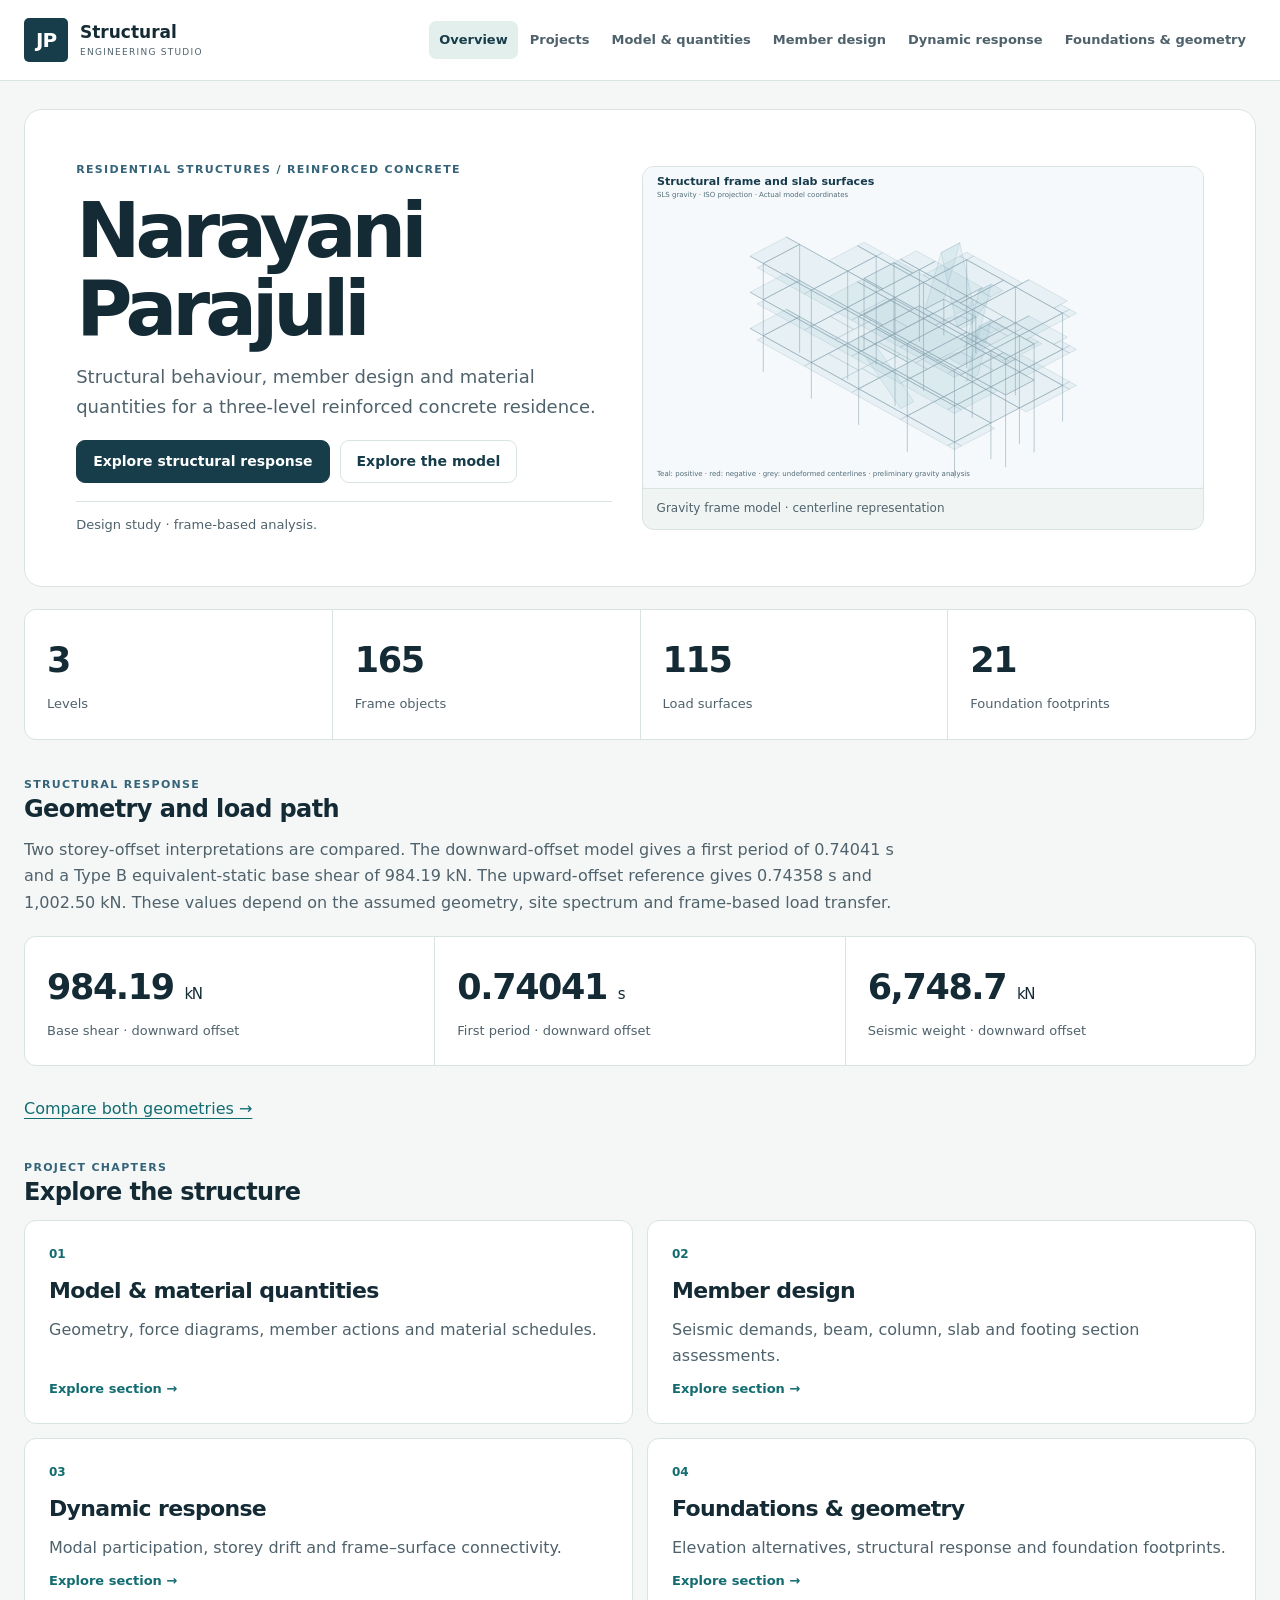
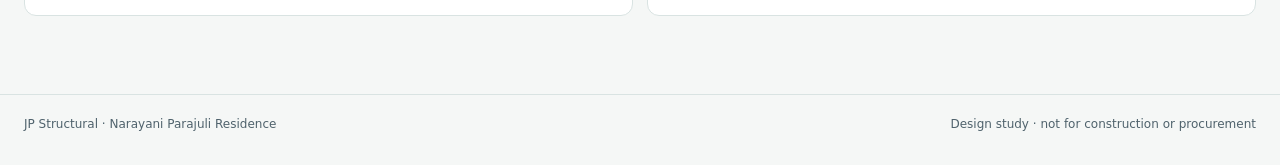
<file: site/more.html>
<!doctype html><html lang="en"><head><meta charset="utf-8"><meta name="viewport" content="width=device-width,initial-scale=1"><meta http-equiv="refresh" content="0;url=index.html"><title>JP Structural Analysis</title></head><body><a href="index.html">Open JP Structural Analysis</a></body></html>
</file>
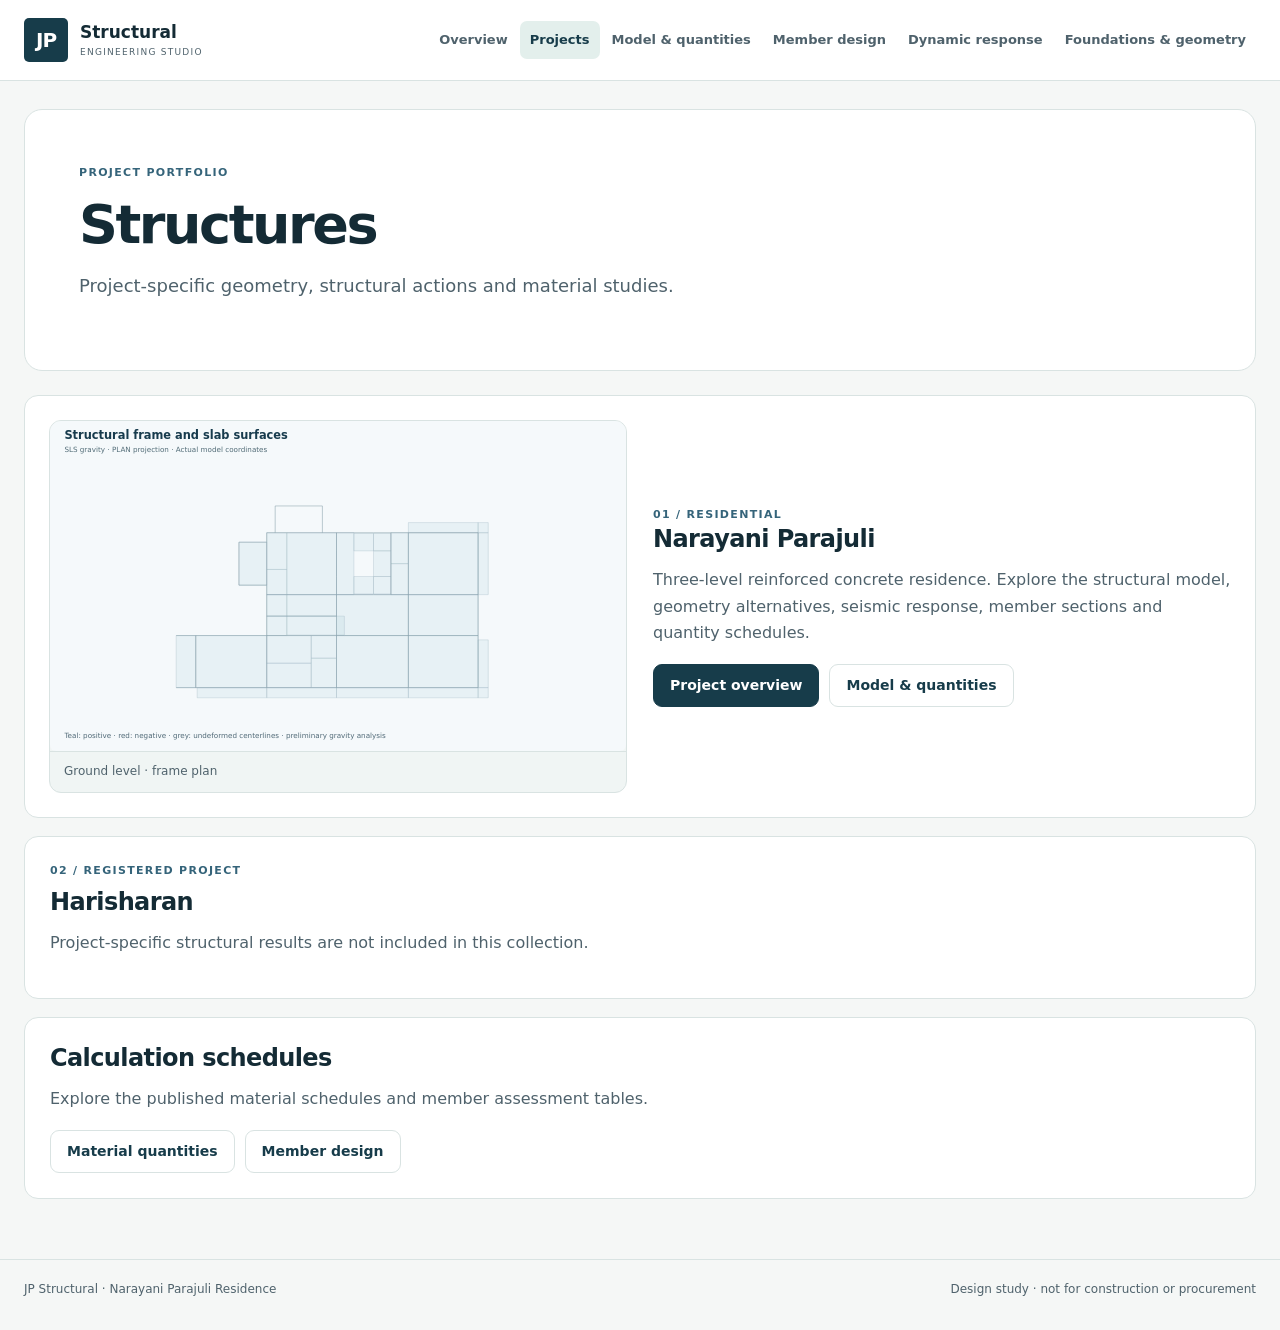
<file: site/projects.html>
<!doctype html><html lang="en"><head><meta charset="utf-8"><meta name="viewport" content="width=device-width,initial-scale=1"><title>Projects · JP Structural</title><link rel="stylesheet" href="style.css"><link rel="stylesheet" href="visuals.css"><link rel="stylesheet" href="model.css"><script defer src="visuals.js"></script></head><body><header class="header"><div class="shell top"><a class="brand" href="index.html"><span class="mark">JP</span><span><b>Structural</b><small>ENGINEERING STUDIO</small></span></a><nav aria-label="Primary navigation"><a href="index.html">Overview</a><a href="projects.html" class="active" aria-current="page">Projects</a><a href="report.html">Model & quantities</a><a href="design.html">Member design</a><a href="refinement.html">Dynamic response</a><a href="geometry.html">Foundations & geometry</a></nav></div></header><main class="shell"><section class="hero"><div class="eyebrow">PROJECT PORTFOLIO</div><h1>Structures</h1><p class="lead">Project-specific geometry, structural actions and material studies.</p></section><section class="project-card"><figure class="hero-figure"><img src="model-plan.svg" alt="Ground level frame plan of Narayani Parajuli residence"><figcaption>Ground level · frame plan</figcaption></figure><div><div class="eyebrow">01 / RESIDENTIAL</div><h2>Narayani Parajuli</h2><p>Three-level reinforced concrete residence. Explore the structural model, geometry alternatives, seismic response, member sections and quantity schedules.</p><div class="actions"><a class="button" href="index.html">Project overview</a><a class="button secondary" href="report.html">Model & quantities</a></div></div></section><section class="panel"><div class="eyebrow">02 / REGISTERED PROJECT</div><h2>Harisharan</h2><p>Project-specific structural results are not included in this collection.</p></section><section class="panel" id="calculation-workbooks"><h2>Calculation schedules</h2><p>Explore the published material schedules and member assessment tables.</p><div class="actions"><a class="button secondary" href="report.html#chapter-6-0">Material quantities</a><a class="button secondary" href="design.html">Member design</a></div></section></main><footer class="shell footer"><span>JP Structural · Narayani Parajuli Residence</span><span>Design study · not for construction or procurement</span></footer></body></html>
</file>
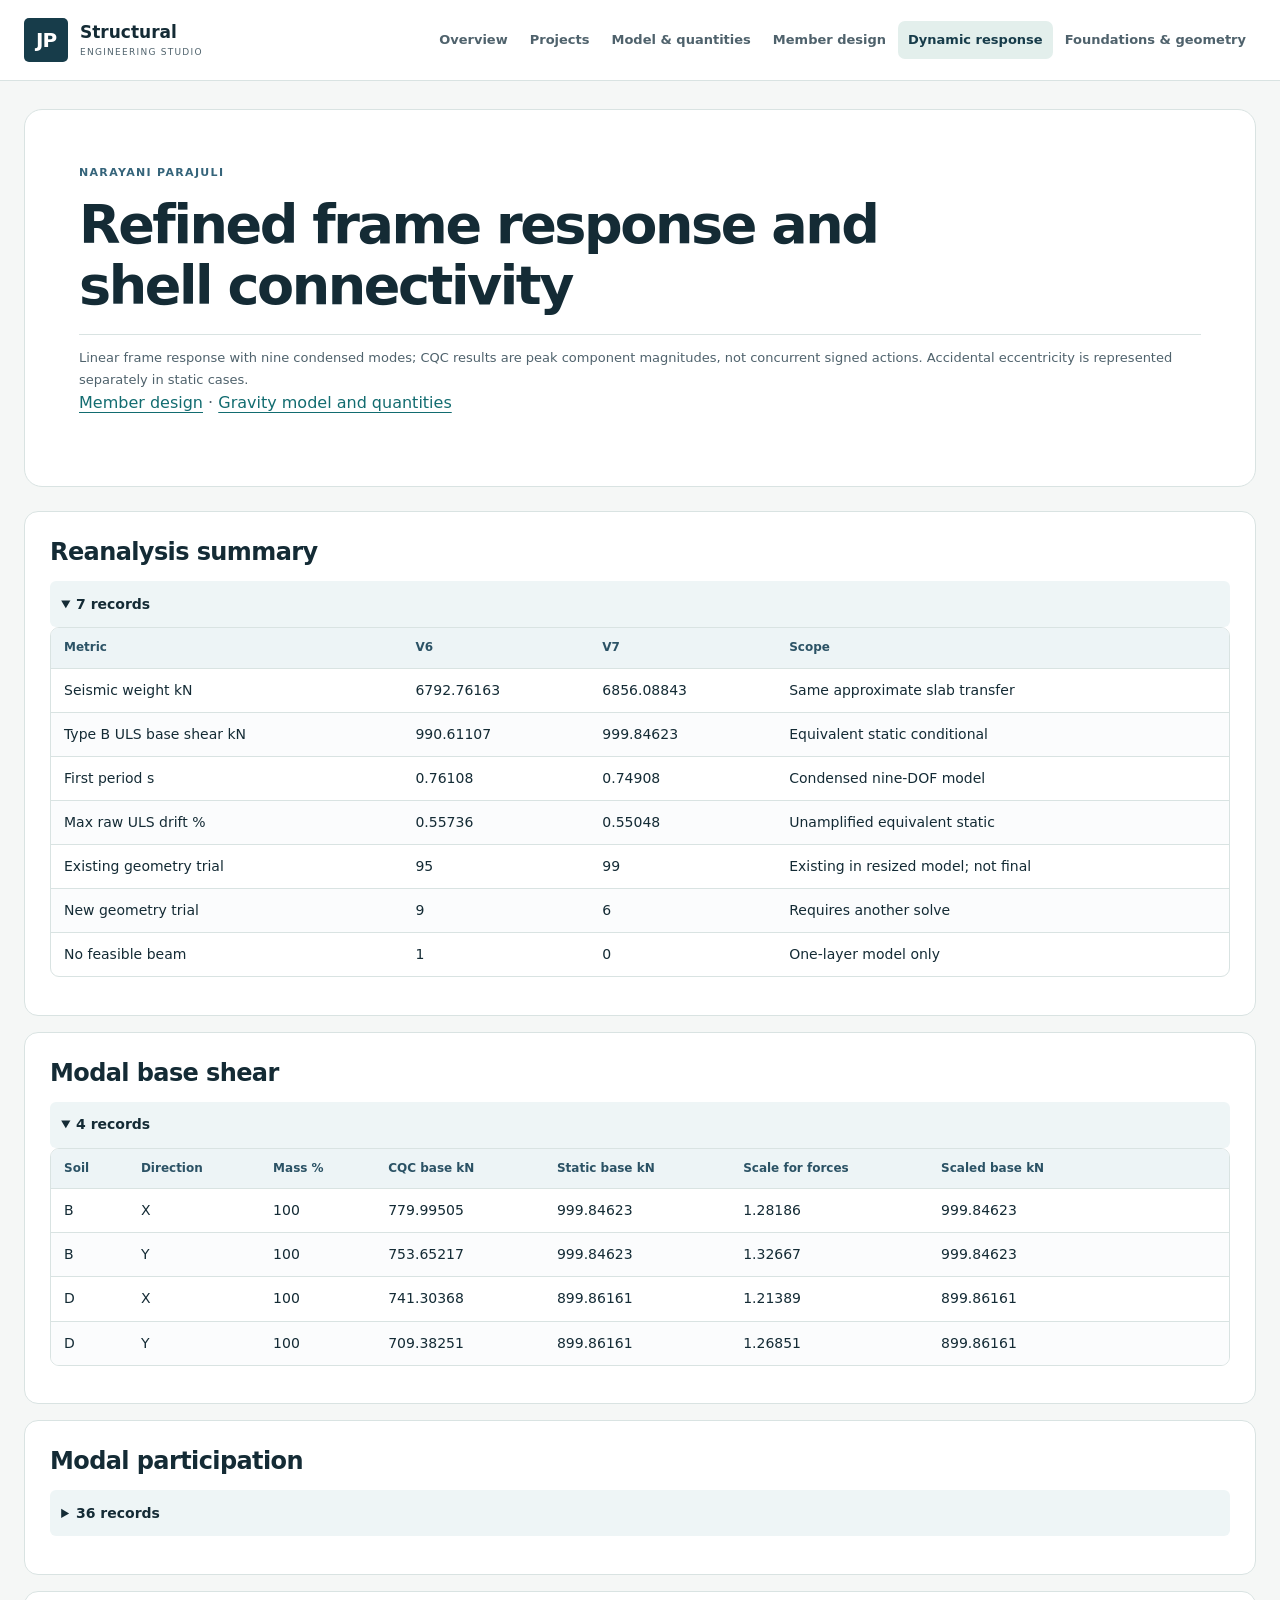
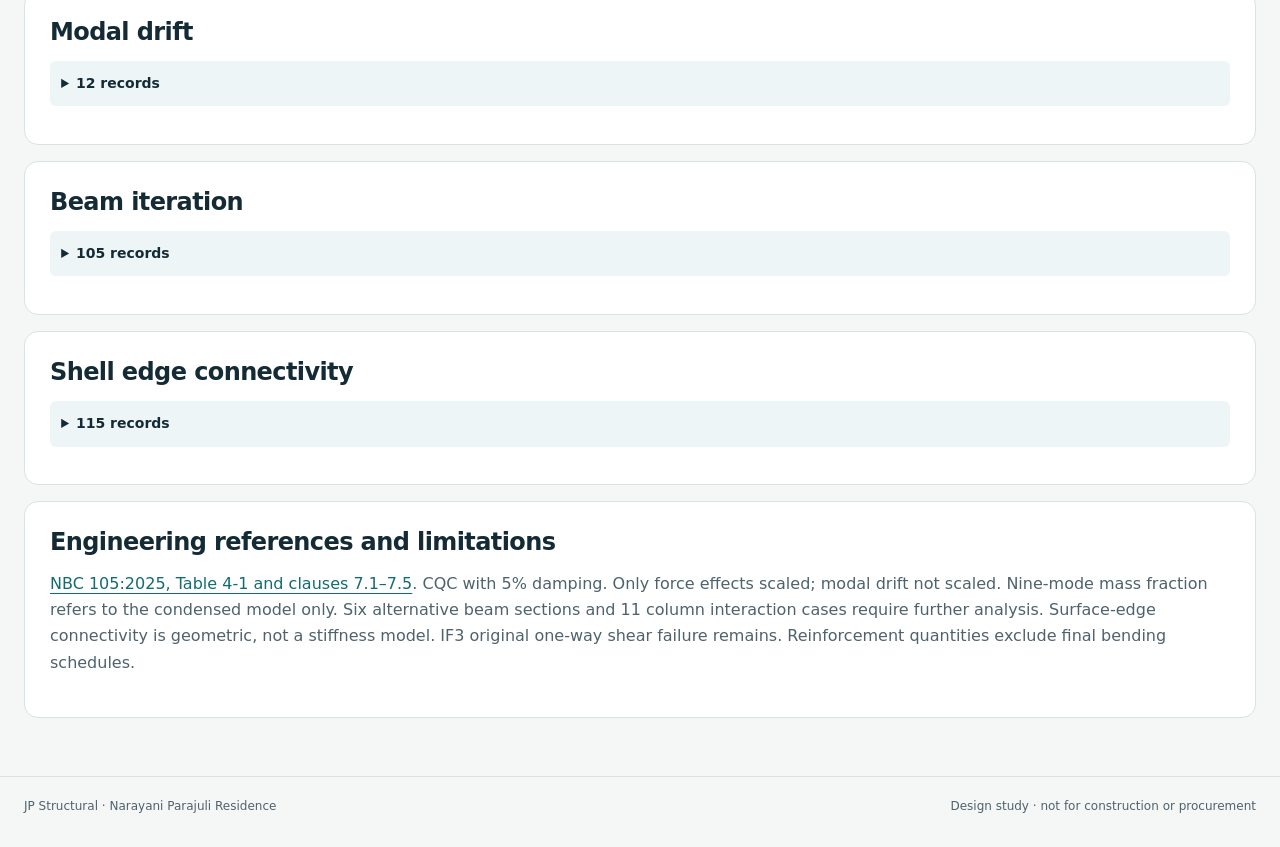
<file: site/refinement.html>
<!doctype html><html lang="en"><head><meta charset="utf-8"><meta name="viewport" content="width=device-width,initial-scale=1"><title>Refined frame response and shell connectivity</title><link rel="stylesheet" href="style.css"><link rel="stylesheet" href="visuals.css"><script defer src="visuals.js"></script><style>details{margin:.8rem 0}summary{cursor:pointer;font-weight:600;padding:.7rem;background:#eef5f6}td{vertical-align:top}td:last-child{min-width:200px}section.panel{margin:1rem 0}</style></head><body><header class="header"><div class="shell top"><a class="brand" href="index.html"><span class="mark">JP</span><span><b>Structural</b><small>ENGINEERING STUDIO</small></span></a><nav aria-label="Primary navigation"><a href="index.html">Overview</a><a href="projects.html">Projects</a><a href="report.html">Model & quantities</a><a href="design.html">Member design</a><a href="refinement.html" class="active" aria-current="page">Dynamic response</a><a href="geometry.html">Foundations & geometry</a></nav></div></header><main class="shell"><section class="hero"><div class="eyebrow">NARAYANI PARAJULI</div><h1>Refined frame response and shell connectivity</h1><p class="scope-line">Linear frame response with nine condensed modes; CQC results are peak component magnitudes, not concurrent signed actions. Accidental eccentricity is represented separately in static cases.</p><p><a href="design.html">Member design</a> · <a href="report.html">Gravity model and quantities</a></p></section><section class="panel"><h2>Reanalysis summary</h2><details open><summary>7 records</summary><div class="table-wrap"><table><thead><tr><th>Metric</th><th>V6</th><th>V7</th><th>Scope</th></tr></thead><tbody><tr><td>Seismic weight kN</td><td>6792.76163</td><td>6856.08843</td><td>Same approximate slab transfer</td></tr><tr><td>Type B ULS base shear kN</td><td>990.61107</td><td>999.84623</td><td>Equivalent static conditional</td></tr><tr><td>First period s</td><td>0.76108</td><td>0.74908</td><td>Condensed nine-DOF model</td></tr><tr><td>Max raw ULS drift %</td><td>0.55736</td><td>0.55048</td><td>Unamplified equivalent static</td></tr><tr><td>Existing geometry trial</td><td>95</td><td>99</td><td>Existing in resized model; not final</td></tr><tr><td>New geometry trial</td><td>9</td><td>6</td><td>Requires another solve</td></tr><tr><td>No feasible beam</td><td>1</td><td>0</td><td>One-layer model only</td></tr></tbody></table></div></details></section><section class="panel"><h2>Modal base shear</h2><details open><summary>4 records</summary><div class="table-wrap"><table><thead><tr><th>Soil</th><th>Direction</th><th>Mass %</th><th>CQC base kN</th><th>Static base kN</th><th>Scale for forces</th><th>Scaled base kN</th></tr></thead><tbody><tr><td>B</td><td>X</td><td>100</td><td>779.99505</td><td>999.84623</td><td>1.28186</td><td>999.84623</td></tr><tr><td>B</td><td>Y</td><td>100</td><td>753.65217</td><td>999.84623</td><td>1.32667</td><td>999.84623</td></tr><tr><td>D</td><td>X</td><td>100</td><td>741.30368</td><td>899.86161</td><td>1.21389</td><td>899.86161</td></tr><tr><td>D</td><td>Y</td><td>100</td><td>709.38251</td><td>899.86161</td><td>1.26851</td><td>899.86161</td></tr></tbody></table></div></details></section><section class="panel"><h2>Modal participation</h2><details><summary>36 records</summary><div class="table-wrap"><table><thead><tr><th>Soil</th><th>Direction</th><th>Mode</th><th>Period s</th><th>Effective mass %</th><th>Cd</th><th>Modal base shear kN</th></tr></thead><tbody><tr><td>B</td><td>X</td><td>1</td><td>0.74908</td><td>57.41292</td><td>0.13628</td><td>536.42847</td></tr><tr><td>B</td><td>X</td><td>2</td><td>0.73841</td><td>24.12936</td><td>0.13825</td><td>228.70754</td></tr><tr><td>B</td><td>X</td><td>3</td><td>0.64846</td><td>1.86889</td><td>0.14583</td><td>18.68601</td></tr><tr><td>B</td><td>X</td><td>4</td><td>0.22824</td><td>11.80638</td><td>0.14583</td><td>118.04566</td></tr><tr><td>B</td><td>X</td><td>5</td><td>0.22714</td><td>0.18488</td><td>0.14583</td><td>1.84848</td></tr><tr><td>B</td><td>X</td><td>6</td><td>0.20557</td><td>0.02989</td><td>0.14583</td><td>0.29885</td></tr><tr><td>B</td><td>X</td><td>7</td><td>0.12896</td><td>3.50391</td><td>0.14583</td><td>35.03374</td></tr><tr><td>B</td><td>X</td><td>8</td><td>0.12832</td><td>1.00667</td><td>0.14583</td><td>10.0652</td></tr><tr><td>B</td><td>X</td><td>9</td><td>0.11637</td><td>0.0571</td><td>0.14583</td><td>0.57096</td></tr><tr><td>B</td><td>Y</td><td>1</td><td>0.74908</td><td>19.17731</td><td>0.13628</td><td>179.18017</td></tr><tr><td>B</td><td>Y</td><td>2</td><td>0.73841</td><td>56.37136</td><td>0.13825</td><td>534.30996</td></tr><tr><td>B</td><td>Y</td><td>3</td><td>0.64846</td><td>7.41012</td><td>0.14583</td><td>74.08981</td></tr><tr><td>B</td><td>Y</td><td>4</td><td>0.22824</td><td>0.1877</td><td>0.14583</td><td>1.87674</td></tr><tr><td>B</td><td>Y</td><td>5</td><td>0.22714</td><td>12.40724</td><td>0.14583</td><td>124.05333</td></tr><tr><td>B</td><td>Y</td><td>6</td><td>0.20557</td><td>0.00123</td><td>0.14583</td><td>0.01226</td></tr><tr><td>B</td><td>Y</td><td>7</td><td>0.12896</td><td>0.91948</td><td>0.14583</td><td>9.19337</td></tr><tr><td>B</td><td>Y</td><td>8</td><td>0.12832</td><td>3.45947</td><td>0.14583</td><td>34.58936</td></tr><tr><td>B</td><td>Y</td><td>9</td><td>0.11637</td><td>0.06609</td><td>0.14583</td><td>0.6608</td></tr><tr><td>D</td><td>X</td><td>1</td><td>0.74908</td><td>57.41292</td><td>0.13125</td><td>516.6368</td></tr><tr><td>D</td><td>X</td><td>2</td><td>0.73841</td><td>24.12936</td><td>0.13125</td><td>217.13081</td></tr><tr><td>D</td><td>X</td><td>3</td><td>0.64846</td><td>1.86889</td><td>0.13125</td><td>16.81741</td></tr><tr><td>D</td><td>X</td><td>4</td><td>0.22824</td><td>11.80638</td><td>0.09162</td><td>74.16158</td></tr><tr><td>D</td><td>X</td><td>5</td><td>0.22714</td><td>0.18488</td><td>0.09146</td><td>1.15926</td></tr><tr><td>D</td><td>X</td><td>6</td><td>0.20557</td><td>0.02989</td><td>0.08831</td><td>0.18097</td></tr><tr><td>D</td><td>X</td><td>7</td><td>0.12896</td><td>3.50391</td><td>0.07714</td><td>18.53133</td></tr><tr><td>D</td><td>X</td><td>8</td><td>0.12832</td><td>1.00667</td><td>0.07705</td><td>5.31764</td></tr><tr><td>D</td><td>X</td><td>9</td><td>0.11637</td><td>0.0571</td><td>0.0753</td><td>0.29483</td></tr><tr><td>D</td><td>Y</td><td>1</td><td>0.74908</td><td>19.17731</td><td>0.13125</td><td>172.56927</td></tr><tr><td>D</td><td>Y</td><td>2</td><td>0.73841</td><td>56.37136</td><td>0.13125</td><td>507.26424</td></tr><tr><td>D</td><td>Y</td><td>3</td><td>0.64846</td><td>7.41012</td><td>0.13125</td><td>66.68083</td></tr><tr><td>D</td><td>Y</td><td>4</td><td>0.22824</td><td>0.1877</td><td>0.09162</td><td>1.17905</td></tr><tr><td>D</td><td>Y</td><td>5</td><td>0.22714</td><td>12.40724</td><td>0.09146</td><td>77.79926</td></tr><tr><td>D</td><td>Y</td><td>6</td><td>0.20557</td><td>0.00123</td><td>0.08831</td><td>0.00742</td></tr><tr><td>D</td><td>Y</td><td>7</td><td>0.12896</td><td>0.91948</td><td>0.07714</td><td>4.86289</td></tr><tr><td>D</td><td>Y</td><td>8</td><td>0.12832</td><td>3.45947</td><td>0.07705</td><td>18.27423</td></tr><tr><td>D</td><td>Y</td><td>9</td><td>0.11637</td><td>0.06609</td><td>0.0753</td><td>0.34122</td></tr></tbody></table></div></details></section><section class="panel"><h2>Modal drift</h2><details><summary>12 records</summary><div class="table-wrap"><table><thead><tr><th>Soil</th><th>Direction</th><th>Level</th><th>CQC displacement mm</th><th>Raw drift %</th><th>R=4 drift %</th></tr></thead><tbody><tr><td>B</td><td>X</td><td>GF</td><td>7.97764</td><td>0.26173</td><td>1.04693</td></tr><tr><td>B</td><td>X</td><td>FF</td><td>19.3087</td><td>0.37272</td><td>1.49089</td></tr><tr><td>B</td><td>X</td><td>TF</td><td>26.71583</td><td>0.24657</td><td>0.98627</td></tr><tr><td>B</td><td>Y</td><td>GF</td><td>8.70401</td><td>0.28556</td><td>1.14226</td></tr><tr><td>B</td><td>Y</td><td>FF</td><td>22.09383</td><td>0.42858</td><td>1.7143</td></tr><tr><td>B</td><td>Y</td><td>TF</td><td>30.6023</td><td>0.28215</td><td>1.12861</td></tr><tr><td>D</td><td>X</td><td>GF</td><td>7.65132</td><td>0.25103</td><td>1.00411</td></tr><tr><td>D</td><td>X</td><td>FF</td><td>18.55765</td><td>0.3582</td><td>1.43281</td></tr><tr><td>D</td><td>X</td><td>TF</td><td>25.67454</td><td>0.23495</td><td>0.9398</td></tr><tr><td>D</td><td>Y</td><td>GF</td><td>8.30052</td><td>0.27233</td><td>1.08931</td></tr><tr><td>D</td><td>Y</td><td>FF</td><td>21.11418</td><td>0.40952</td><td>1.63808</td></tr><tr><td>D</td><td>Y</td><td>TF</td><td>29.24358</td><td>0.26795</td><td>1.07178</td></tr></tbody></table></div></details></section><section class="panel"><h2>Beam iteration</h2><details><summary>105 records</summary><div class="table-wrap"><table><thead><tr><th>Member</th><th>Original b</th><th>Original h</th><th>Resized b</th><th>Resized h</th><th>Prior trial M kNm</th><th>New demand kNm</th><th>New capacity kNm</th><th>Next b</th><th>Next h</th><th>Bars/face</th><th>Dia</th><th>Status</th></tr></thead><tbody><tr><td>GF-B3</td><td>300</td><td>400</td><td>300</td><td>400</td><td>96.442</td><td>94.599</td><td>95.807</td><td>300</td><td>400</td><td>6</td><td>12</td><td>Existing geometry trial</td></tr><tr><td>GF-B9</td><td>300</td><td>400</td><td>300</td><td>400</td><td>120.638</td><td>118.861</td><td>139.2</td><td>300</td><td>400</td><td>5</td><td>16</td><td>Existing geometry trial</td></tr><tr><td>GF-B18</td><td>300</td><td>400</td><td>300</td><td>400</td><td>89.389</td><td>87.662</td><td>95.807</td><td>300</td><td>400</td><td>6</td><td>12</td><td>Existing geometry trial</td></tr><tr><td>GF-B20</td><td>300</td><td>400</td><td>300</td><td>400</td><td>91.324</td><td>89.498</td><td>95.807</td><td>300</td><td>400</td><td>6</td><td>12</td><td>Existing geometry trial</td></tr><tr><td>GF-B22</td><td>300</td><td>400</td><td>300</td><td>400</td><td>110.186</td><td>109.5</td><td>111.909</td><td>300</td><td>400</td><td>4</td><td>16</td><td>Existing geometry trial</td></tr><tr><td>GF-B23</td><td>300</td><td>400</td><td>300</td><td>400</td><td>120.178</td><td>119.176</td><td>139.2</td><td>300</td><td>400</td><td>5</td><td>16</td><td>Existing geometry trial</td></tr><tr><td>GF-B24</td><td>300</td><td>400</td><td>300</td><td>400</td><td>100.886</td><td>100.159</td><td>111.909</td><td>300</td><td>400</td><td>4</td><td>16</td><td>Existing geometry trial</td></tr><tr><td>GF-B25</td><td>300</td><td>400</td><td>300</td><td>400</td><td>91.584</td><td>87.697</td><td>95.807</td><td>300</td><td>400</td><td>6</td><td>12</td><td>Existing geometry trial</td></tr><tr><td>GF-B26</td><td>300</td><td>400</td><td>300</td><td>450</td><td>168.542</td><td>180.995</td><td>193.174</td><td>350</td><td>450</td><td>6</td><td>16</td><td>Changed geometry; reanalysis required</td></tr><tr><td>GF-B27</td><td>300</td><td>400</td><td>300</td><td>400</td><td>104.972</td><td>105.273</td><td>111.909</td><td>300</td><td>400</td><td>4</td><td>16</td><td>Existing geometry trial</td></tr><tr><td>GF-B28</td><td>300</td><td>400</td><td>300</td><td>400</td><td>104.389</td><td>102.419</td><td>111.909</td><td>300</td><td>400</td><td>4</td><td>16</td><td>Existing geometry trial</td></tr><tr><td>GF-B30</td><td>300</td><td>400</td><td>300</td><td>400</td><td>124.863</td><td>124.312</td><td>139.2</td><td>300</td><td>400</td><td>5</td><td>16</td><td>Existing geometry trial</td></tr><tr><td>GF-B31</td><td>300</td><td>400</td><td>300</td><td>400</td><td>91.625</td><td>90.475</td><td>95.807</td><td>300</td><td>400</td><td>6</td><td>12</td><td>Existing geometry trial</td></tr><tr><td>GF-B32</td><td>300</td><td>400</td><td>300</td><td>400</td><td>88.717</td><td>87.042</td><td>95.807</td><td>300</td><td>400</td><td>6</td><td>12</td><td>Existing geometry trial</td></tr><tr><td>GF-B33</td><td>300</td><td>400</td><td>300</td><td>400</td><td>98.404</td><td>97.062</td><td>111.909</td><td>300</td><td>400</td><td>4</td><td>16</td><td>Existing geometry trial</td></tr><tr><td>GF-B34</td><td>300</td><td>400</td><td>300</td><td>400</td><td>88.741</td><td>87.041</td><td>95.807</td><td>300</td><td>400</td><td>6</td><td>12</td><td>Existing geometry trial</td></tr><tr><td>GF-B35</td><td>300</td><td>400</td><td>300</td><td>400</td><td>113.951</td><td>113.41</td><td>139.2</td><td>300</td><td>400</td><td>5</td><td>16</td><td>Existing geometry trial</td></tr><tr><td>GF-B36</td><td>300</td><td>400</td><td>300</td><td>400</td><td>89.641</td><td>88.858</td><td>95.807</td><td>300</td><td>400</td><td>6</td><td>12</td><td>Existing geometry trial</td></tr><tr><td>GF-B42</td><td>300</td><td>400</td><td>300</td><td>400</td><td>87.952</td><td>85.515</td><td>95.807</td><td>300</td><td>400</td><td>6</td><td>12</td><td>Existing geometry trial</td></tr><tr><td>GF-B45</td><td>300</td><td>400</td><td>300</td><td>500</td><td>213.334</td><td>219.414</td><td>245.17</td><td>300</td><td>550</td><td>6</td><td>16</td><td>Changed geometry; reanalysis required</td></tr><tr><td>GF-B46</td><td>300</td><td>400</td><td>300</td><td>400</td><td>117.876</td><td>114.72</td><td>139.2</td><td>300</td><td>400</td><td>5</td><td>16</td><td>Existing geometry trial</td></tr><tr><td>GF-B47</td><td>300</td><td>400</td><td>300</td><td>400</td><td>91.805</td><td>89.867</td><td>95.807</td><td>300</td><td>400</td><td>6</td><td>12</td><td>Existing geometry trial</td></tr><tr><td>GF-B49</td><td>300</td><td>400</td><td>300</td><td>400</td><td>153.627</td><td>155.933</td><td>182.909</td><td>300</td><td>500</td><td>5</td><td>16</td><td>Changed geometry; reanalysis required</td></tr><tr><td>GF-B52</td><td>300</td><td>400</td><td>300</td><td>400</td><td>72.772</td><td>70.82</td><td>80.247</td><td>300</td><td>400</td><td>5</td><td>12</td><td>Existing geometry trial</td></tr><tr><td>GF-B53</td><td>228.6</td><td>304.8</td><td>228.6</td><td>304.8</td><td>45.407</td><td>44.083</td><td>45.38</td><td>228.6</td><td>304.8</td><td>4</td><td>12</td><td>Existing geometry trial</td></tr><tr><td>GF-B54</td><td>228.6</td><td>304.8</td><td>228.6</td><td>304.8</td><td>37.064</td><td>36.573</td><td>40.014</td><td>228.6</td><td>304.8</td><td>2</td><td>16</td><td>Existing geometry trial</td></tr><tr><td>GF-B55</td><td>228.6</td><td>304.8</td><td>228.6</td><td>304.8</td><td>46.726</td><td>45.355</td><td>45.38</td><td>228.6</td><td>304.8</td><td>4</td><td>12</td><td>Existing geometry trial</td></tr><tr><td>GF-B56</td><td>228.6</td><td>304.8</td><td>228.6</td><td>304.8</td><td>36.281</td><td>36.314</td><td>40.014</td><td>228.6</td><td>304.8</td><td>2</td><td>16</td><td>Existing geometry trial</td></tr><tr><td>GF-B58</td><td>228.6</td><td>304.8</td><td>228.6</td><td>304.8</td><td>33.588</td><td>33.395</td><td>34.49</td><td>228.6</td><td>304.8</td><td>3</td><td>12</td><td>Existing geometry trial</td></tr><tr><td>TF-B3</td><td>228.6</td><td>431.8</td><td>228.6</td><td>431.8</td><td>48.8</td><td>47.218</td><td>53.225</td><td>228.6</td><td>431.8</td><td>3</td><td>12</td><td>Existing geometry trial</td></tr><tr><td>TF-B9</td><td>228.6</td><td>431.8</td><td>228.6</td><td>431.8</td><td>38.667</td><td>37.298</td><td>53.225</td><td>228.6</td><td>431.8</td><td>3</td><td>12</td><td>Existing geometry trial</td></tr><tr><td>TF-B18</td><td>228.6</td><td>431.8</td><td>228.6</td><td>431.8</td><td>42.23</td><td>40.869</td><td>53.225</td><td>228.6</td><td>431.8</td><td>3</td><td>12</td><td>Existing geometry trial</td></tr><tr><td>TF-B20</td><td>228.6</td><td>431.8</td><td>228.6</td><td>431.8</td><td>43.005</td><td>41.439</td><td>53.225</td><td>228.6</td><td>431.8</td><td>3</td><td>12</td><td>Existing geometry trial</td></tr><tr><td>TF-B22</td><td>228.6</td><td>431.8</td><td>228.6</td><td>431.8</td><td>47.613</td><td>47.056</td><td>53.225</td><td>228.6</td><td>431.8</td><td>3</td><td>12</td><td>Existing geometry trial</td></tr><tr><td>TF-B23</td><td>228.6</td><td>431.8</td><td>228.6</td><td>431.8</td><td>49.187</td><td>48.733</td><td>53.225</td><td>228.6</td><td>431.8</td><td>3</td><td>12</td><td>Existing geometry trial</td></tr><tr><td>TF-B24</td><td>228.6</td><td>431.8</td><td>228.6</td><td>431.8</td><td>48.397</td><td>47.773</td><td>53.225</td><td>228.6</td><td>431.8</td><td>3</td><td>12</td><td>Existing geometry trial</td></tr><tr><td>TF-B26</td><td>228.6</td><td>431.8</td><td>228.6</td><td>431.8</td><td>58.927</td><td>57.928</td><td>62.219</td><td>228.6</td><td>431.8</td><td>2</td><td>16</td><td>Existing geometry trial</td></tr><tr><td>TF-B30</td><td>228.6</td><td>431.8</td><td>228.6</td><td>431.8</td><td>55.189</td><td>55.295</td><td>62.219</td><td>228.6</td><td>431.8</td><td>2</td><td>16</td><td>Existing geometry trial</td></tr><tr><td>TF-B31</td><td>228.6</td><td>431.8</td><td>228.6</td><td>431.8</td><td>44.31</td><td>43.4</td><td>53.225</td><td>228.6</td><td>431.8</td><td>3</td><td>12</td><td>Existing geometry trial</td></tr><tr><td>TF-B32</td><td>228.6</td><td>431.8</td><td>228.6</td><td>431.8</td><td>45.964</td><td>43.992</td><td>53.225</td><td>228.6</td><td>431.8</td><td>3</td><td>12</td><td>Existing geometry trial</td></tr><tr><td>TF-B33</td><td>228.6</td><td>431.8</td><td>228.6</td><td>431.8</td><td>50.236</td><td>49.28</td><td>53.225</td><td>228.6</td><td>431.8</td><td>3</td><td>12</td><td>Existing geometry trial</td></tr><tr><td>TF-B34</td><td>228.6</td><td>431.8</td><td>228.6</td><td>431.8</td><td>40.136</td><td>39.875</td><td>53.225</td><td>228.6</td><td>431.8</td><td>3</td><td>12</td><td>Existing geometry trial</td></tr><tr><td>TF-B35</td><td>228.6</td><td>431.8</td><td>228.6</td><td>431.8</td><td>44.146</td><td>43.876</td><td>53.225</td><td>228.6</td><td>431.8</td><td>3</td><td>12</td><td>Existing geometry trial</td></tr><tr><td>TF-B36</td><td>228.6</td><td>431.8</td><td>228.6</td><td>431.8</td><td>41.617</td><td>41.172</td><td>53.225</td><td>228.6</td><td>431.8</td><td>3</td><td>12</td><td>Existing geometry trial</td></tr><tr><td>TF-B42</td><td>228.6</td><td>431.8</td><td>228.6</td><td>431.8</td><td>45.001</td><td>44.913</td><td>53.225</td><td>228.6</td><td>431.8</td><td>3</td><td>12</td><td>Existing geometry trial</td></tr><tr><td>TF-B44</td><td>228.6</td><td>431.8</td><td>228.6</td><td>431.8</td><td>115.354</td><td>115.373</td><td>122.376</td><td>228.6</td><td>431.8</td><td>4</td><td>16</td><td>Existing geometry trial</td></tr><tr><td>TF-B45</td><td>228.6</td><td>431.8</td><td>228.6</td><td>431.8</td><td>36.146</td><td>36.335</td><td>53.225</td><td>228.6</td><td>431.8</td><td>3</td><td>12</td><td>Existing geometry trial</td></tr><tr><td>TF-B46</td><td>228.6</td><td>431.8</td><td>228.6</td><td>431.8</td><td>36.788</td><td>36.032</td><td>36.047</td><td>228.6</td><td>431.8</td><td>2</td><td>12</td><td>Existing geometry trial</td></tr><tr><td>TF-B47</td><td>228.6</td><td>431.8</td><td>228.6</td><td>431.8</td><td>46.878</td><td>45.45</td><td>53.225</td><td>228.6</td><td>431.8</td><td>3</td><td>12</td><td>Existing geometry trial</td></tr><tr><td>TF-B49</td><td>228.6</td><td>431.8</td><td>228.6</td><td>431.8</td><td>57.666</td><td>56.784</td><td>62.219</td><td>228.6</td><td>431.8</td><td>2</td><td>16</td><td>Existing geometry trial</td></tr><tr><td>TF-B52</td><td>228.6</td><td>431.8</td><td>228.6</td><td>431.8</td><td>40.684</td><td>39.348</td><td>53.225</td><td>228.6</td><td>431.8</td><td>3</td><td>12</td><td>Existing geometry trial</td></tr><tr><td>TF-B13</td><td>228.6</td><td>304.8</td><td>228.6</td><td>304.8</td><td>28.553</td><td>26.764</td><td>34.49</td><td>228.6</td><td>304.8</td><td>3</td><td>12</td><td>Existing geometry trial</td></tr><tr><td>TF-B12</td><td>228.6</td><td>304.8</td><td>228.6</td><td>304.8</td><td>23.599</td><td>23.229</td><td>23.557</td><td>228.6</td><td>304.8</td><td>2</td><td>12</td><td>Existing geometry trial</td></tr><tr><td>TF-B61</td><td>228.6</td><td>431.8</td><td>228.6</td><td>431.8</td><td>57.375</td><td>57.99</td><td>62.219</td><td>228.6</td><td>431.8</td><td>2</td><td>16</td><td>Existing geometry trial</td></tr><tr><td>FF-B3</td><td>228.6</td><td>431.8</td><td>228.6</td><td>431.8</td><td>84.576</td><td>82.079</td><td>92.305</td><td>228.6</td><td>431.8</td><td>3</td><td>16</td><td>Existing geometry trial</td></tr><tr><td>FF-B9</td><td>228.6</td><td>431.8</td><td>228.6</td><td>431.8</td><td>86.365</td><td>83.917</td><td>92.305</td><td>228.6</td><td>431.8</td><td>3</td><td>16</td><td>Existing geometry trial</td></tr><tr><td>FF-B18</td><td>228.6</td><td>431.8</td><td>228.6</td><td>431.8</td><td>85.857</td><td>83.382</td><td>92.305</td><td>228.6</td><td>431.8</td><td>3</td><td>16</td><td>Existing geometry trial</td></tr><tr><td>FF-B20</td><td>228.6</td><td>431.8</td><td>228.6</td><td>431.8</td><td>80.558</td><td>78.054</td><td>92.305</td><td>228.6</td><td>431.8</td><td>3</td><td>16</td><td>Existing geometry trial</td></tr><tr><td>FF-B22</td><td>228.6</td><td>431.8</td><td>228.6</td><td>431.8</td><td>92.618</td><td>91.532</td><td>92.305</td><td>228.6</td><td>431.8</td><td>3</td><td>16</td><td>Existing geometry trial</td></tr><tr><td>FF-B23</td><td>228.6</td><td>431.8</td><td>228.6</td><td>431.8</td><td>104.969</td><td>104.155</td><td>122.376</td><td>228.6</td><td>431.8</td><td>4</td><td>16</td><td>Existing geometry trial</td></tr><tr><td>FF-B24</td><td>228.6</td><td>431.8</td><td>228.6</td><td>431.8</td><td>87.466</td><td>86.314</td><td>92.305</td><td>228.6</td><td>431.8</td><td>3</td><td>16</td><td>Existing geometry trial</td></tr><tr><td>FF-B25</td><td>228.6</td><td>431.8</td><td>228.6</td><td>431.8</td><td>98.954</td><td>94.214</td><td>122.376</td><td>228.6</td><td>431.8</td><td>4</td><td>16</td><td>Existing geometry trial</td></tr><tr><td>FF-B26</td><td>228.6</td><td>431.8</td><td>300</td><td>450</td><td>159.586</td><td>173.007</td><td>182.909</td><td>300</td><td>500</td><td>5</td><td>16</td><td>Changed geometry; reanalysis required</td></tr><tr><td>FF-B27</td><td>228.6</td><td>431.8</td><td>300</td><td>450</td><td>125.24</td><td>139.848</td><td>161.055</td><td>300</td><td>450</td><td>5</td><td>16</td><td>Existing geometry trial</td></tr><tr><td>FF-B28</td><td>228.6</td><td>431.8</td><td>300</td><td>450</td><td>103.297</td><td>128.265</td><td>129.393</td><td>300</td><td>450</td><td>4</td><td>16</td><td>Existing geometry trial</td></tr><tr><td>FF-B30</td><td>228.6</td><td>431.8</td><td>228.6</td><td>431.8</td><td>80.857</td><td>78.271</td><td>92.305</td><td>228.6</td><td>431.8</td><td>3</td><td>16</td><td>Existing geometry trial</td></tr><tr><td>FF-B31</td><td>228.6</td><td>431.8</td><td>228.6</td><td>431.8</td><td>80.855</td><td>79.768</td><td>92.305</td><td>228.6</td><td>431.8</td><td>3</td><td>16</td><td>Existing geometry trial</td></tr><tr><td>FF-B32</td><td>228.6</td><td>431.8</td><td>228.6</td><td>431.8</td><td>80.94</td><td>78.32</td><td>92.305</td><td>228.6</td><td>431.8</td><td>3</td><td>16</td><td>Existing geometry trial</td></tr><tr><td>FF-B33</td><td>228.6</td><td>431.8</td><td>228.6</td><td>431.8</td><td>87.758</td><td>85.57</td><td>92.305</td><td>228.6</td><td>431.8</td><td>3</td><td>16</td><td>Existing geometry trial</td></tr><tr><td>FF-B34</td><td>228.6</td><td>431.8</td><td>228.6</td><td>431.8</td><td>106.426</td><td>103.912</td><td>122.376</td><td>228.6</td><td>431.8</td><td>4</td><td>16</td><td>Existing geometry trial</td></tr><tr><td>FF-B35</td><td>228.6</td><td>431.8</td><td>228.6</td><td>431.8</td><td>82.855</td><td>81.364</td><td>92.305</td><td>228.6</td><td>431.8</td><td>3</td><td>16</td><td>Existing geometry trial</td></tr><tr><td>FF-B36</td><td>228.6</td><td>431.8</td><td>228.6</td><td>431.8</td><td>84.036</td><td>83.603</td><td>92.305</td><td>228.6</td><td>431.8</td><td>3</td><td>16</td><td>Existing geometry trial</td></tr><tr><td>FF-B42</td><td>228.6</td><td>431.8</td><td>228.6</td><td>431.8</td><td>78.729</td><td>75.311</td><td>92.305</td><td>228.6</td><td>431.8</td><td>3</td><td>16</td><td>Existing geometry trial</td></tr><tr><td>FF-B45</td><td>228.6</td><td>431.8</td><td>350</td><td>550</td><td>284.549</td><td>297.549</td><td>316.629</td><td>350</td><td>600</td><td>7</td><td>16</td><td>Changed geometry; reanalysis required</td></tr><tr><td>FF-B46</td><td>228.6</td><td>431.8</td><td>228.6</td><td>431.8</td><td>113.182</td><td>107.869</td><td>122.376</td><td>228.6</td><td>431.8</td><td>4</td><td>16</td><td>Existing geometry trial</td></tr><tr><td>FF-B49</td><td>228.6</td><td>431.8</td><td>300</td><td>450</td><td>149.08</td><td>164.711</td><td>182.909</td><td>300</td><td>500</td><td>5</td><td>16</td><td>Changed geometry; reanalysis required</td></tr><tr><td>FF-B52</td><td>228.6</td><td>431.8</td><td>228.6</td><td>431.8</td><td>82.026</td><td>77.405</td><td>92.305</td><td>228.6</td><td>431.8</td><td>3</td><td>16</td><td>Existing geometry trial</td></tr><tr><td>FF-B53</td><td>228.6</td><td>304.8</td><td>228.6</td><td>304.8</td><td>35.634</td><td>35.455</td><td>40.014</td><td>228.6</td><td>304.8</td><td>2</td><td>16</td><td>Existing geometry trial</td></tr><tr><td>FF-B54</td><td>228.6</td><td>304.8</td><td>228.6</td><td>304.8</td><td>31.581</td><td>30.77</td><td>34.49</td><td>228.6</td><td>304.8</td><td>3</td><td>12</td><td>Existing geometry trial</td></tr><tr><td>FF-B55</td><td>228.6</td><td>304.8</td><td>228.6</td><td>304.8</td><td>34.235</td><td>33.069</td><td>34.49</td><td>228.6</td><td>304.8</td><td>3</td><td>12</td><td>Existing geometry trial</td></tr><tr><td>FF-B13</td><td>228.6</td><td>304.8</td><td>228.6</td><td>304.8</td><td>49.909</td><td>47.265</td><td>58.998</td><td>228.6</td><td>304.8</td><td>3</td><td>16</td><td>Existing geometry trial</td></tr><tr><td>FF-B12</td><td>228.6</td><td>304.8</td><td>228.6</td><td>304.8</td><td>37.196</td><td>36.736</td><td>40.014</td><td>228.6</td><td>304.8</td><td>2</td><td>16</td><td>Existing geometry trial</td></tr><tr><td>FF-B61</td><td>228.6</td><td>431.8</td><td>228.6</td><td>431.8</td><td>—</td><td>112.072</td><td>122.376</td><td>228.6</td><td>431.8</td><td>4</td><td>16</td><td>Existing geometry trial</td></tr><tr><td>GF-B57</td><td>228.6</td><td>304.8</td><td>228.6</td><td>304.8</td><td>26.951</td><td>26.337</td><td>34.49</td><td>228.6</td><td>304.8</td><td>3</td><td>12</td><td>Existing geometry trial</td></tr><tr><td>GF-B10</td><td>300</td><td>400</td><td>300</td><td>400</td><td>21.566</td><td>21.566</td><td>49.071</td><td>300</td><td>400</td><td>3</td><td>12</td><td>Existing geometry trial</td></tr><tr><td>GF-B11</td><td>300</td><td>400</td><td>300</td><td>400</td><td>21.566</td><td>21.566</td><td>49.071</td><td>300</td><td>400</td><td>3</td><td>12</td><td>Existing geometry trial</td></tr><tr><td>TF-B10</td><td>228.6</td><td>431.8</td><td>228.6</td><td>431.8</td><td>15.834</td><td>15.834</td><td>36.047</td><td>228.6</td><td>431.8</td><td>2</td><td>12</td><td>Existing geometry trial</td></tr><tr><td>TF-B11</td><td>228.6</td><td>431.8</td><td>228.6</td><td>431.8</td><td>15.834</td><td>15.834</td><td>36.047</td><td>228.6</td><td>431.8</td><td>2</td><td>12</td><td>Existing geometry trial</td></tr><tr><td>FF-B10</td><td>228.6</td><td>431.8</td><td>228.6</td><td>431.8</td><td>20.985</td><td>20.985</td><td>36.047</td><td>228.6</td><td>431.8</td><td>2</td><td>12</td><td>Existing geometry trial</td></tr><tr><td>FF-B11</td><td>228.6</td><td>431.8</td><td>228.6</td><td>431.8</td><td>20.985</td><td>20.985</td><td>36.047</td><td>228.6</td><td>431.8</td><td>2</td><td>12</td><td>Existing geometry trial</td></tr><tr><td>FF-B8</td><td>228.6</td><td>431.8</td><td>228.6</td><td>431.8</td><td>22.37</td><td>22.37</td><td>36.047</td><td>228.6</td><td>431.8</td><td>2</td><td>12</td><td>Existing geometry trial</td></tr><tr><td>GF-B1</td><td>228.6</td><td>304.8</td><td>228.6</td><td>304.8</td><td>41.557</td><td>40.959</td><td>45.38</td><td>228.6</td><td>304.8</td><td>4</td><td>12</td><td>Existing geometry trial</td></tr><tr><td>GF-B7</td><td>228.6</td><td>304.8</td><td>300</td><td>450</td><td>93.421</td><td>95.967</td><td>97.723</td><td>300</td><td>450</td><td>3</td><td>16</td><td>Existing geometry trial</td></tr><tr><td>FF-B7</td><td>228.6</td><td>304.8</td><td>300</td><td>450</td><td>93.374</td><td>91.318</td><td>92.54</td><td>300</td><td>450</td><td>5</td><td>12</td><td>Existing geometry trial</td></tr><tr><td>TF-B7</td><td>228.6</td><td>304.8</td><td>228.6</td><td>304.8</td><td>11.553</td><td>11.616</td><td>23.557</td><td>228.6</td><td>304.8</td><td>2</td><td>12</td><td>Existing geometry trial</td></tr><tr><td>FF-B2</td><td>228.6</td><td>431.8</td><td>228.6</td><td>431.8</td><td>58.812</td><td>58.812</td><td>62.219</td><td>228.6</td><td>431.8</td><td>2</td><td>16</td><td>Existing geometry trial</td></tr><tr><td>FF-B4</td><td>228.6</td><td>431.8</td><td>228.6</td><td>431.8</td><td>98.838</td><td>98.838</td><td>122.376</td><td>228.6</td><td>431.8</td><td>4</td><td>16</td><td>Existing geometry trial</td></tr><tr><td>FF-B5</td><td>228.6</td><td>431.8</td><td>228.6</td><td>431.8</td><td>103.236</td><td>103.236</td><td>122.376</td><td>228.6</td><td>431.8</td><td>4</td><td>16</td><td>Existing geometry trial</td></tr><tr><td>TF-B8</td><td>228.6</td><td>431.8</td><td>228.6</td><td>431.8</td><td>24.14</td><td>24.14</td><td>36.047</td><td>228.6</td><td>431.8</td><td>2</td><td>12</td><td>Existing geometry trial</td></tr><tr><td>TF-B6</td><td>228.6</td><td>431.8</td><td>228.6</td><td>431.8</td><td>38.585</td><td>38.585</td><td>53.225</td><td>228.6</td><td>431.8</td><td>3</td><td>12</td><td>Existing geometry trial</td></tr><tr><td>TF-B25</td><td>228.6</td><td>431.8</td><td>228.6</td><td>431.8</td><td>55.746</td><td>53.685</td><td>62.219</td><td>228.6</td><td>431.8</td><td>2</td><td>16</td><td>Existing geometry trial</td></tr><tr><td>GF-B44</td><td>300</td><td>400</td><td>300</td><td>400</td><td>73.413</td><td>72.711</td><td>80.247</td><td>300</td><td>400</td><td>5</td><td>12</td><td>Existing geometry trial</td></tr><tr><td>FF-B47</td><td>228.6</td><td>431.8</td><td>228.6</td><td>431.8</td><td>73.356</td><td>68.513</td><td>70.36</td><td>228.6</td><td>431.8</td><td>4</td><td>12</td><td>Existing geometry trial</td></tr><tr><td>FF-B6</td><td>228.6</td><td>431.8</td><td>228.6</td><td>431.8</td><td>35.739</td><td>35.739</td><td>36.047</td><td>228.6</td><td>431.8</td><td>2</td><td>12</td><td>Existing geometry trial</td></tr><tr><td>FF-B44</td><td>228.6</td><td>431.8</td><td>228.6</td><td>431.8</td><td>97.493</td><td>96.733</td><td>122.376</td><td>228.6</td><td>431.8</td><td>4</td><td>16</td><td>Existing geometry trial</td></tr></tbody></table></div></details></section><section class="panel"><h2>Shell edge connectivity</h2><details><summary>115 records</summary><div class="table-wrap"><table><thead><tr><th>Surface</th><th>Level</th><th>Kind</th><th>Edges</th><th>Full beam edges</th><th>Beam fraction</th><th>Shell neighbor fraction</th><th>Geometric status</th></tr></thead><tbody><tr><td>GF-F4</td><td>GF</td><td>slab</td><td>4</td><td>4</td><td>1</td><td>0.30379</td><td>Direct beam overlap</td></tr><tr><td>GF-F16</td><td>GF</td><td>slab</td><td>4</td><td>4</td><td>1</td><td>1</td><td>Direct beam overlap</td></tr><tr><td>GF-F20</td><td>GF</td><td>slab</td><td>4</td><td>4</td><td>1</td><td>0.74994</td><td>Direct beam overlap</td></tr><tr><td>GF-F25</td><td>GF</td><td>slab</td><td>4</td><td>4</td><td>1</td><td>0.81505</td><td>Direct beam overlap</td></tr><tr><td>GF-F26</td><td>GF</td><td>slab</td><td>4</td><td>4</td><td>1</td><td>0.98217</td><td>Direct beam overlap</td></tr><tr><td>GF-F27</td><td>GF</td><td>slab</td><td>4</td><td>4</td><td>1</td><td>1</td><td>Direct beam overlap</td></tr><tr><td>GF-F34</td><td>GF</td><td>slab</td><td>4</td><td>4</td><td>1</td><td>0.70588</td><td>Direct beam overlap</td></tr><tr><td>FF-F4</td><td>FF</td><td>slab</td><td>4</td><td>4</td><td>1</td><td>0.69621</td><td>Direct beam overlap</td></tr><tr><td>FF-F34</td><td>FF</td><td>slab</td><td>4</td><td>4</td><td>1</td><td>0.81853</td><td>Direct beam overlap</td></tr><tr><td>FF-F7</td><td>FF</td><td>slab</td><td>4</td><td>4</td><td>1</td><td>1</td><td>Direct beam overlap</td></tr><tr><td>FF-F36</td><td>FF</td><td>slab</td><td>4</td><td>4</td><td>1</td><td>0.48844</td><td>Direct beam overlap</td></tr><tr><td>FF-F25</td><td>FF</td><td>slab</td><td>4</td><td>4</td><td>1</td><td>1</td><td>Direct beam overlap</td></tr><tr><td>FF-F20</td><td>FF</td><td>slab</td><td>4</td><td>4</td><td>1</td><td>0.83594</td><td>Direct beam overlap</td></tr><tr><td>FF-F26</td><td>FF</td><td>slab</td><td>4</td><td>4</td><td>1</td><td>1</td><td>Direct beam overlap</td></tr><tr><td>TF-F16</td><td>TF</td><td>slab</td><td>4</td><td>4</td><td>1</td><td>1</td><td>Direct beam overlap</td></tr><tr><td>TF-F36</td><td>TF</td><td>slab</td><td>4</td><td>4</td><td>1</td><td>1</td><td>Direct beam overlap</td></tr><tr><td>TF-F5</td><td>TF</td><td>slab</td><td>4</td><td>4</td><td>1</td><td>1</td><td>Direct beam overlap</td></tr><tr><td>TF-F34</td><td>TF</td><td>slab</td><td>4</td><td>4</td><td>1</td><td>0.81853</td><td>Direct beam overlap</td></tr><tr><td>TF-F31</td><td>TF</td><td>slab</td><td>4</td><td>4</td><td>1</td><td>1</td><td>Direct beam overlap</td></tr><tr><td>TF-F10</td><td>TF</td><td>slab</td><td>4</td><td>4</td><td>1</td><td>1</td><td>Direct beam overlap</td></tr><tr><td>TF-F11</td><td>TF</td><td>slab</td><td>4</td><td>4</td><td>1</td><td>1</td><td>Direct beam overlap</td></tr><tr><td>TF-F12</td><td>TF</td><td>slab</td><td>4</td><td>4</td><td>1</td><td>1</td><td>Direct beam overlap</td></tr><tr><td>TF-F14</td><td>TF</td><td>slab</td><td>4</td><td>4</td><td>1</td><td>1</td><td>Direct beam overlap</td></tr><tr><td>FF-W3</td><td>FF</td><td>slab</td><td>4</td><td>1</td><td>0.12184</td><td>0.12184</td><td>Direct beam overlap</td></tr><tr><td>FF-W4</td><td>FF</td><td>slab</td><td>4</td><td>1</td><td>0.12184</td><td>0.12184</td><td>Direct beam overlap</td></tr><tr><td>GF-F2</td><td>GF</td><td>slab</td><td>4</td><td>1</td><td>0.4365</td><td>0.5</td><td>Direct beam overlap</td></tr><tr><td>GF-F3</td><td>GF</td><td>slab</td><td>4</td><td>0</td><td>0</td><td>0.5</td><td>Indirect shell adjacency only</td></tr><tr><td>GF-F37</td><td>GF</td><td>slab</td><td>4</td><td>1</td><td>0.42965</td><td>0.5</td><td>Direct beam overlap</td></tr><tr><td>GF-F23</td><td>GF</td><td>slab</td><td>4</td><td>1</td><td>0.4125</td><td>0.5</td><td>Direct beam overlap</td></tr><tr><td>GF-F9</td><td>GF</td><td>slab</td><td>4</td><td>0</td><td>0</td><td>0.5</td><td>Indirect shell adjacency only</td></tr><tr><td>GF-F15</td><td>GF</td><td>slab</td><td>4</td><td>1</td><td>0.4365</td><td>0.5635</td><td>Direct beam overlap</td></tr><tr><td>GF-F17</td><td>GF</td><td>slab</td><td>4</td><td>1</td><td>0.43822</td><td>0.56178</td><td>Direct beam overlap</td></tr><tr><td>GF-F18</td><td>GF</td><td>slab</td><td>4</td><td>1</td><td>0.43663</td><td>0.56337</td><td>Direct beam overlap</td></tr><tr><td>GF-F8</td><td>GF</td><td>slab</td><td>4</td><td>1</td><td>0.43636</td><td>0.5</td><td>Direct beam overlap</td></tr><tr><td>GF-F22</td><td>GF</td><td>slab</td><td>4</td><td>3</td><td>0.63636</td><td>0.36364</td><td>Direct beam overlap</td></tr><tr><td>TF-F29</td><td>TF</td><td>slab</td><td>4</td><td>1</td><td>0.28125</td><td>0.71875</td><td>Direct beam overlap</td></tr><tr><td>TF-F3</td><td>TF</td><td>slab</td><td>4</td><td>0</td><td>0</td><td>0.5</td><td>Indirect shell adjacency only</td></tr><tr><td>TF-F37</td><td>TF</td><td>slab</td><td>4</td><td>2</td><td>0.5</td><td>0.61307</td><td>Direct beam overlap</td></tr><tr><td>TF-F23</td><td>TF</td><td>slab</td><td>4</td><td>1</td><td>0.4125</td><td>0.5875</td><td>Direct beam overlap</td></tr><tr><td>TF-F9</td><td>TF</td><td>slab</td><td>4</td><td>0</td><td>0</td><td>0.5</td><td>Indirect shell adjacency only</td></tr><tr><td>TF-F15</td><td>TF</td><td>slab</td><td>4</td><td>1</td><td>0.4365</td><td>0.5635</td><td>Direct beam overlap</td></tr><tr><td>TF-F17</td><td>TF</td><td>slab</td><td>4</td><td>1</td><td>0.43822</td><td>0.56178</td><td>Direct beam overlap</td></tr><tr><td>TF-F18</td><td>TF</td><td>slab</td><td>4</td><td>1</td><td>0.43663</td><td>0.56337</td><td>Direct beam overlap</td></tr><tr><td>TF-F8</td><td>TF</td><td>slab</td><td>4</td><td>1</td><td>0.43636</td><td>0.5</td><td>Direct beam overlap</td></tr><tr><td>TF-F22</td><td>TF</td><td>slab</td><td>4</td><td>3</td><td>0.63636</td><td>0.36364</td><td>Direct beam overlap</td></tr><tr><td>FF-F3</td><td>FF</td><td>slab</td><td>4</td><td>0</td><td>0</td><td>0.5</td><td>Indirect shell adjacency only</td></tr><tr><td>FF-F37</td><td>FF</td><td>slab</td><td>4</td><td>2</td><td>0.5</td><td>0.57035</td><td>Direct beam overlap</td></tr><tr><td>FF-F46</td><td>FF</td><td>slab</td><td>4</td><td>2</td><td>0.5</td><td>0.5814</td><td>Direct beam overlap</td></tr><tr><td>FF-F9</td><td>FF</td><td>slab</td><td>4</td><td>0</td><td>0</td><td>0.5</td><td>Indirect shell adjacency only</td></tr><tr><td>FF-F15</td><td>FF</td><td>slab</td><td>4</td><td>1</td><td>0.4365</td><td>0.5635</td><td>Direct beam overlap</td></tr><tr><td>FF-F17</td><td>FF</td><td>slab</td><td>4</td><td>1</td><td>0.43822</td><td>0.56178</td><td>Direct beam overlap</td></tr><tr><td>FF-F18</td><td>FF</td><td>slab</td><td>4</td><td>1</td><td>0.43663</td><td>0.56337</td><td>Direct beam overlap</td></tr><tr><td>FF-F8</td><td>FF</td><td>slab</td><td>4</td><td>1</td><td>0.43636</td><td>0.5</td><td>Direct beam overlap</td></tr><tr><td>FF-F22</td><td>FF</td><td>slab</td><td>4</td><td>3</td><td>0.63636</td><td>0.36364</td><td>Direct beam overlap</td></tr><tr><td>FF-F47</td><td>FF</td><td>slab</td><td>4</td><td>2</td><td>0.5</td><td>0.43824</td><td>Direct beam overlap</td></tr><tr><td>FF-F29</td><td>FF</td><td>slab</td><td>4</td><td>1</td><td>0.28125</td><td>0.71875</td><td>Direct beam overlap</td></tr><tr><td>FF-F30</td><td>FF</td><td>slab</td><td>4</td><td>3</td><td>0.62267</td><td>0.5</td><td>Direct beam overlap</td></tr><tr><td>FF-F24</td><td>FF</td><td>slab</td><td>4</td><td>2</td><td>0.5</td><td>0.5</td><td>Direct beam overlap</td></tr><tr><td>FF-F28</td><td>FF</td><td>slab</td><td>4</td><td>3</td><td>0.87257</td><td>0.87257</td><td>Direct beam overlap</td></tr><tr><td>FF-F51</td><td>FF</td><td>slab</td><td>4</td><td>3</td><td>0.702</td><td>0.702</td><td>Direct beam overlap</td></tr><tr><td>FF-F57</td><td>FF</td><td>slab</td><td>4</td><td>3</td><td>0.87257</td><td>0.87257</td><td>Direct beam overlap</td></tr><tr><td>TF-F51</td><td>TF</td><td>slab</td><td>4</td><td>3</td><td>0.702</td><td>0.702</td><td>Direct beam overlap</td></tr><tr><td>TF-F38</td><td>TF</td><td>slab</td><td>4</td><td>2</td><td>0.5</td><td>0.62368</td><td>Direct beam overlap</td></tr><tr><td>TF-F57</td><td>TF</td><td>slab</td><td>4</td><td>1</td><td>0.37257</td><td>0.5</td><td>Direct beam overlap</td></tr><tr><td>TF-F48</td><td>TF</td><td>slab</td><td>4</td><td>1</td><td>0.41898</td><td>0.58102</td><td>Direct beam overlap</td></tr><tr><td>TF-F40</td><td>TF</td><td>slab</td><td>4</td><td>0</td><td>0</td><td>0.5</td><td>Indirect shell adjacency only</td></tr><tr><td>TF-F1</td><td>TF</td><td>slab</td><td>4</td><td>2</td><td>0.5</td><td>0.56178</td><td>Direct beam overlap</td></tr><tr><td>TF-F41</td><td>TF</td><td>slab</td><td>4</td><td>2</td><td>0.5</td><td>0.77778</td><td>Direct beam overlap</td></tr><tr><td>TF-F65</td><td>TF</td><td>slab</td><td>4</td><td>1</td><td>0.32653</td><td>0.67347</td><td>Direct beam overlap</td></tr><tr><td>TF-F69</td><td>TF</td><td>slab</td><td>4</td><td>0</td><td>0.39236</td><td>0.5</td><td>Direct beam overlap</td></tr><tr><td>TF-F45</td><td>TF</td><td>slab</td><td>4</td><td>0</td><td>0</td><td>0.5</td><td>Indirect shell adjacency only</td></tr><tr><td>GF-F35</td><td>GF</td><td>slab</td><td>4</td><td>3</td><td>0.72265</td><td>0.77735</td><td>Direct beam overlap</td></tr><tr><td>GF-F39</td><td>GF</td><td>slab</td><td>4</td><td>3</td><td>0.74183</td><td>0.74183</td><td>Direct beam overlap</td></tr><tr><td>GF-F42</td><td>GF</td><td>slab</td><td>4</td><td>3</td><td>0.84899</td><td>0.65101</td><td>Direct beam overlap</td></tr><tr><td>GF-F43</td><td>GF</td><td>slab</td><td>4</td><td>3</td><td>0.75467</td><td>0.74918</td><td>Direct beam overlap</td></tr><tr><td>GF-F52</td><td>GF</td><td>slab</td><td>4</td><td>2</td><td>0.5</td><td>0.7395</td><td>Direct beam overlap</td></tr><tr><td>GF-F53</td><td>GF</td><td>slab</td><td>4</td><td>2</td><td>0.5</td><td>0.89537</td><td>Direct beam overlap</td></tr><tr><td>GF-F56</td><td>GF</td><td>slab</td><td>4</td><td>3</td><td>0.60959</td><td>0.71918</td><td>Direct beam overlap</td></tr><tr><td>FF-F56</td><td>FF</td><td>slab</td><td>4</td><td>3</td><td>0.60959</td><td>0.60959</td><td>Direct beam overlap</td></tr><tr><td>GF-F61</td><td>GF</td><td>slab</td><td>4</td><td>2</td><td>0.5</td><td>0.73625</td><td>Direct beam overlap</td></tr><tr><td>GF-F62</td><td>GF</td><td>slab</td><td>4</td><td>2</td><td>0.5</td><td>1</td><td>Direct beam overlap</td></tr><tr><td>GF-F63</td><td>GF</td><td>slab</td><td>4</td><td>2</td><td>0.5</td><td>0.83099</td><td>Direct beam overlap</td></tr><tr><td>GF-F64</td><td>GF</td><td>slab</td><td>4</td><td>2</td><td>0.5</td><td>1</td><td>Direct beam overlap</td></tr><tr><td>FF-F66</td><td>FF</td><td>slab</td><td>4</td><td>3</td><td>0.70139</td><td>1</td><td>Direct beam overlap</td></tr><tr><td>FF-F67</td><td>FF</td><td>slab</td><td>4</td><td>2</td><td>0.5</td><td>1</td><td>Direct beam overlap</td></tr><tr><td>FF-F68</td><td>FF</td><td>slab</td><td>4</td><td>2</td><td>0.5</td><td>1</td><td>Direct beam overlap</td></tr><tr><td>FF-F71</td><td>FF</td><td>slab</td><td>4</td><td>2</td><td>0.5</td><td>1</td><td>Direct beam overlap</td></tr><tr><td>FF-F73</td><td>FF</td><td>slab</td><td>4</td><td>2</td><td>0.5</td><td>1</td><td>Direct beam overlap</td></tr><tr><td>FF-F89</td><td>FF</td><td>slab</td><td>4</td><td>2</td><td>0.5</td><td>1</td><td>Direct beam overlap</td></tr><tr><td>FF-F75</td><td>FF</td><td>slab</td><td>4</td><td>2</td><td>0.5</td><td>1</td><td>Direct beam overlap</td></tr><tr><td>FF-F78</td><td>FF</td><td>slab</td><td>4</td><td>3</td><td>0.74113</td><td>1</td><td>Direct beam overlap</td></tr><tr><td>FF-F79</td><td>FF</td><td>slab</td><td>4</td><td>3</td><td>0.78287</td><td>0.5</td><td>Direct beam overlap</td></tr><tr><td>FF-F81</td><td>FF</td><td>slab</td><td>4</td><td>2</td><td>0.5</td><td>1</td><td>Direct beam overlap</td></tr><tr><td>FF-F83</td><td>FF</td><td>slab</td><td>4</td><td>2</td><td>0.57339</td><td>0.7133</td><td>Direct beam overlap</td></tr><tr><td>FF-F84</td><td>FF</td><td>slab</td><td>4</td><td>3</td><td>0.73533</td><td>0.76467</td><td>Direct beam overlap</td></tr><tr><td>FF-F85</td><td>FF</td><td>slab</td><td>4</td><td>1</td><td>0.33096</td><td>1</td><td>Direct beam overlap</td></tr><tr><td>FF-F86</td><td>FF</td><td>slab</td><td>4</td><td>2</td><td>0.5</td><td>1</td><td>Direct beam overlap</td></tr><tr><td>FF-F87</td><td>FF</td><td>slab</td><td>4</td><td>3</td><td>0.64465</td><td>1</td><td>Direct beam overlap</td></tr><tr><td>FF-F88</td><td>FF</td><td>slab</td><td>4</td><td>3</td><td>0.78263</td><td>1</td><td>Direct beam overlap</td></tr><tr><td>TF-F54</td><td>TF</td><td>slab</td><td>4</td><td>4</td><td>1</td><td>1</td><td>Direct beam overlap</td></tr><tr><td>TF-F55</td><td>TF</td><td>slab</td><td>4</td><td>4</td><td>1</td><td>1</td><td>Direct beam overlap</td></tr><tr><td>GF-W2</td><td>GF</td><td>stair</td><td>4</td><td>0</td><td>0</td><td>0.0906</td><td>Indirect shell adjacency only</td></tr><tr><td>GF-F13</td><td>GF</td><td>stair</td><td>4</td><td>0</td><td>0</td><td>0.5</td><td>Indirect shell adjacency only</td></tr><tr><td>GF-W5</td><td>GF</td><td>stair</td><td>4</td><td>0</td><td>0</td><td>0.34948</td><td>Indirect shell adjacency only</td></tr><tr><td>GF-F21</td><td>GF</td><td>stair</td><td>4</td><td>0</td><td>0</td><td>0.5</td><td>Indirect shell adjacency only</td></tr><tr><td>GF-W6</td><td>GF</td><td>stair</td><td>4</td><td>0</td><td>0</td><td>0.42884</td><td>Indirect shell adjacency only</td></tr><tr><td>FF-W2</td><td>FF</td><td>stair</td><td>4</td><td>0</td><td>0</td><td>0.18121</td><td>Indirect shell adjacency only</td></tr><tr><td>FF-F13</td><td>FF</td><td>stair</td><td>4</td><td>0</td><td>0</td><td>0.5</td><td>Indirect shell adjacency only</td></tr><tr><td>FF-W5</td><td>FF</td><td>stair</td><td>4</td><td>0</td><td>0</td><td>0.34948</td><td>Indirect shell adjacency only</td></tr><tr><td>FF-F21</td><td>FF</td><td>stair</td><td>4</td><td>0</td><td>0</td><td>0.5</td><td>Indirect shell adjacency only</td></tr><tr><td>FF-W6</td><td>FF</td><td>stair</td><td>4</td><td>0</td><td>0</td><td>0.42884</td><td>Indirect shell adjacency only</td></tr><tr><td>TF-F47</td><td>TF</td><td>slab</td><td>4</td><td>2</td><td>0.5</td><td>0.50475</td><td>Direct beam overlap</td></tr><tr><td>GF-F32</td><td>GF</td><td>slab</td><td>4</td><td>3</td><td>0.81936</td><td>0.5</td><td>Direct beam overlap</td></tr><tr><td>GF-F33</td><td>GF</td><td>slab</td><td>4</td><td>3</td><td>0.81936</td><td>0.68064</td><td>Direct beam overlap</td></tr><tr><td>GF-W7</td><td>GF</td><td>stair</td><td>4</td><td>0</td><td>0</td><td>0.10367</td><td>Indirect shell adjacency only</td></tr></tbody></table></div></details></section><section class="panel"><h2>Engineering references and limitations</h2><p><a href="https://ebps.kathmandu.gov.np/UploadFiles/NBC_105_2025_Sesmic_Design.pdf">NBC 105:2025, Table 4-1 and clauses 7.1–7.5</a>. CQC with 5% damping. Only force effects scaled; modal drift not scaled. Nine-mode mass fraction refers to the condensed model only. Six alternative beam sections and 11 column interaction cases require further analysis. Surface-edge connectivity is geometric, not a stiffness model. IF3 original one-way shear failure remains. Reinforcement quantities exclude final bending schedules.</p></section></main><footer class="shell footer"><span>JP Structural · Narayani Parajuli Residence</span><span>Design study · not for construction or procurement</span></footer></body></html>
</file>
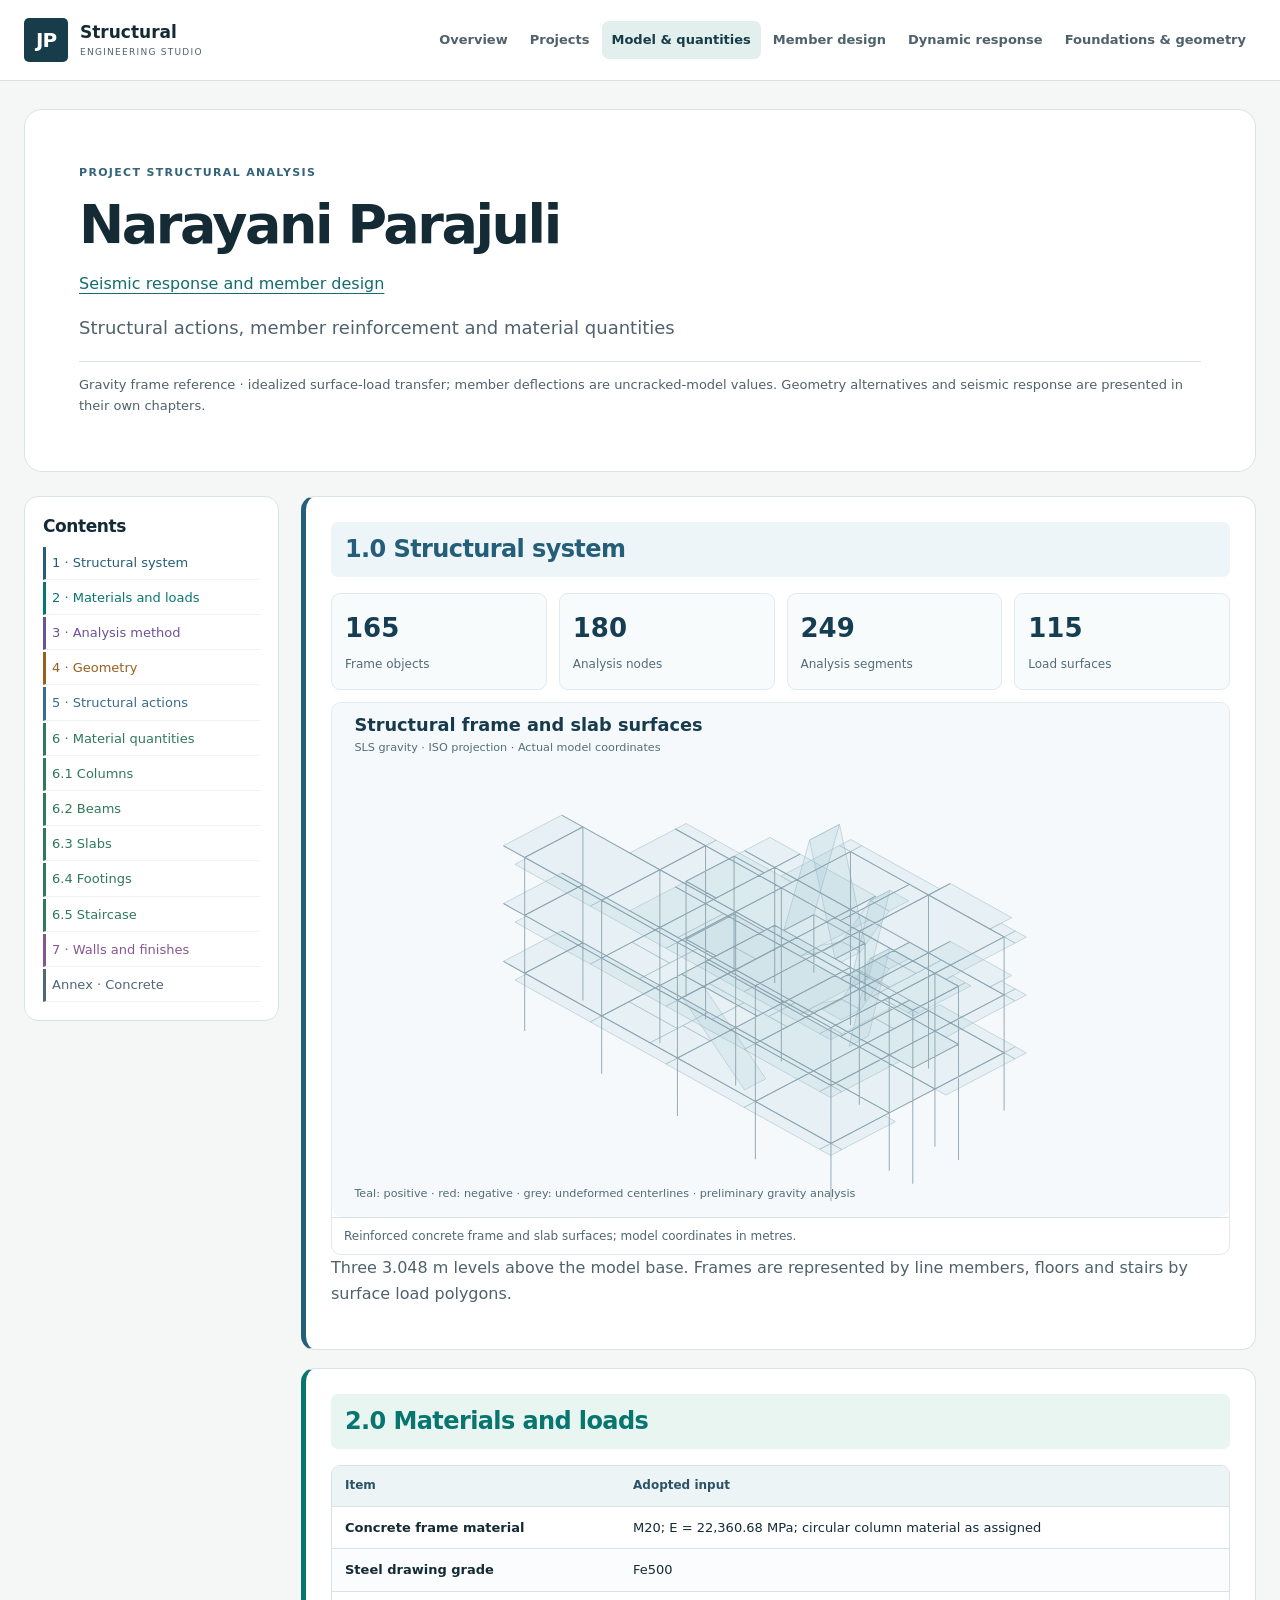
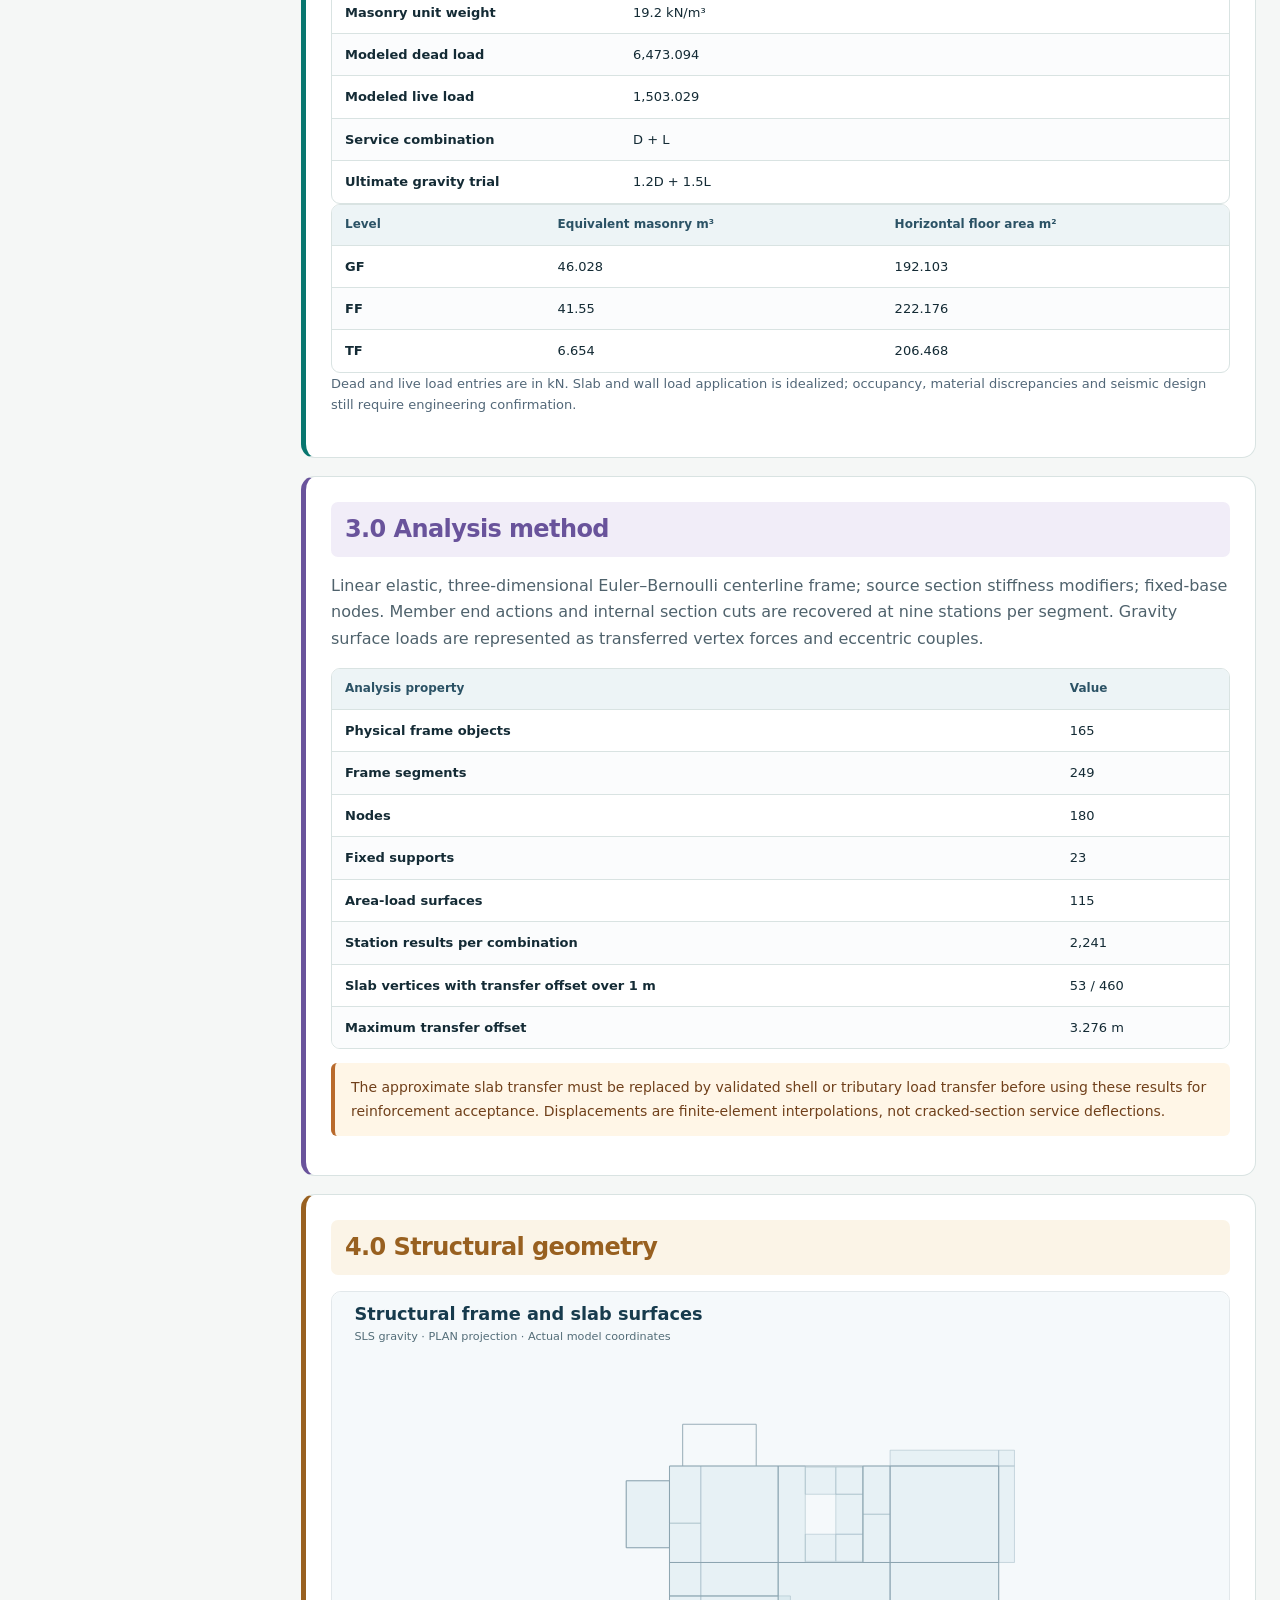
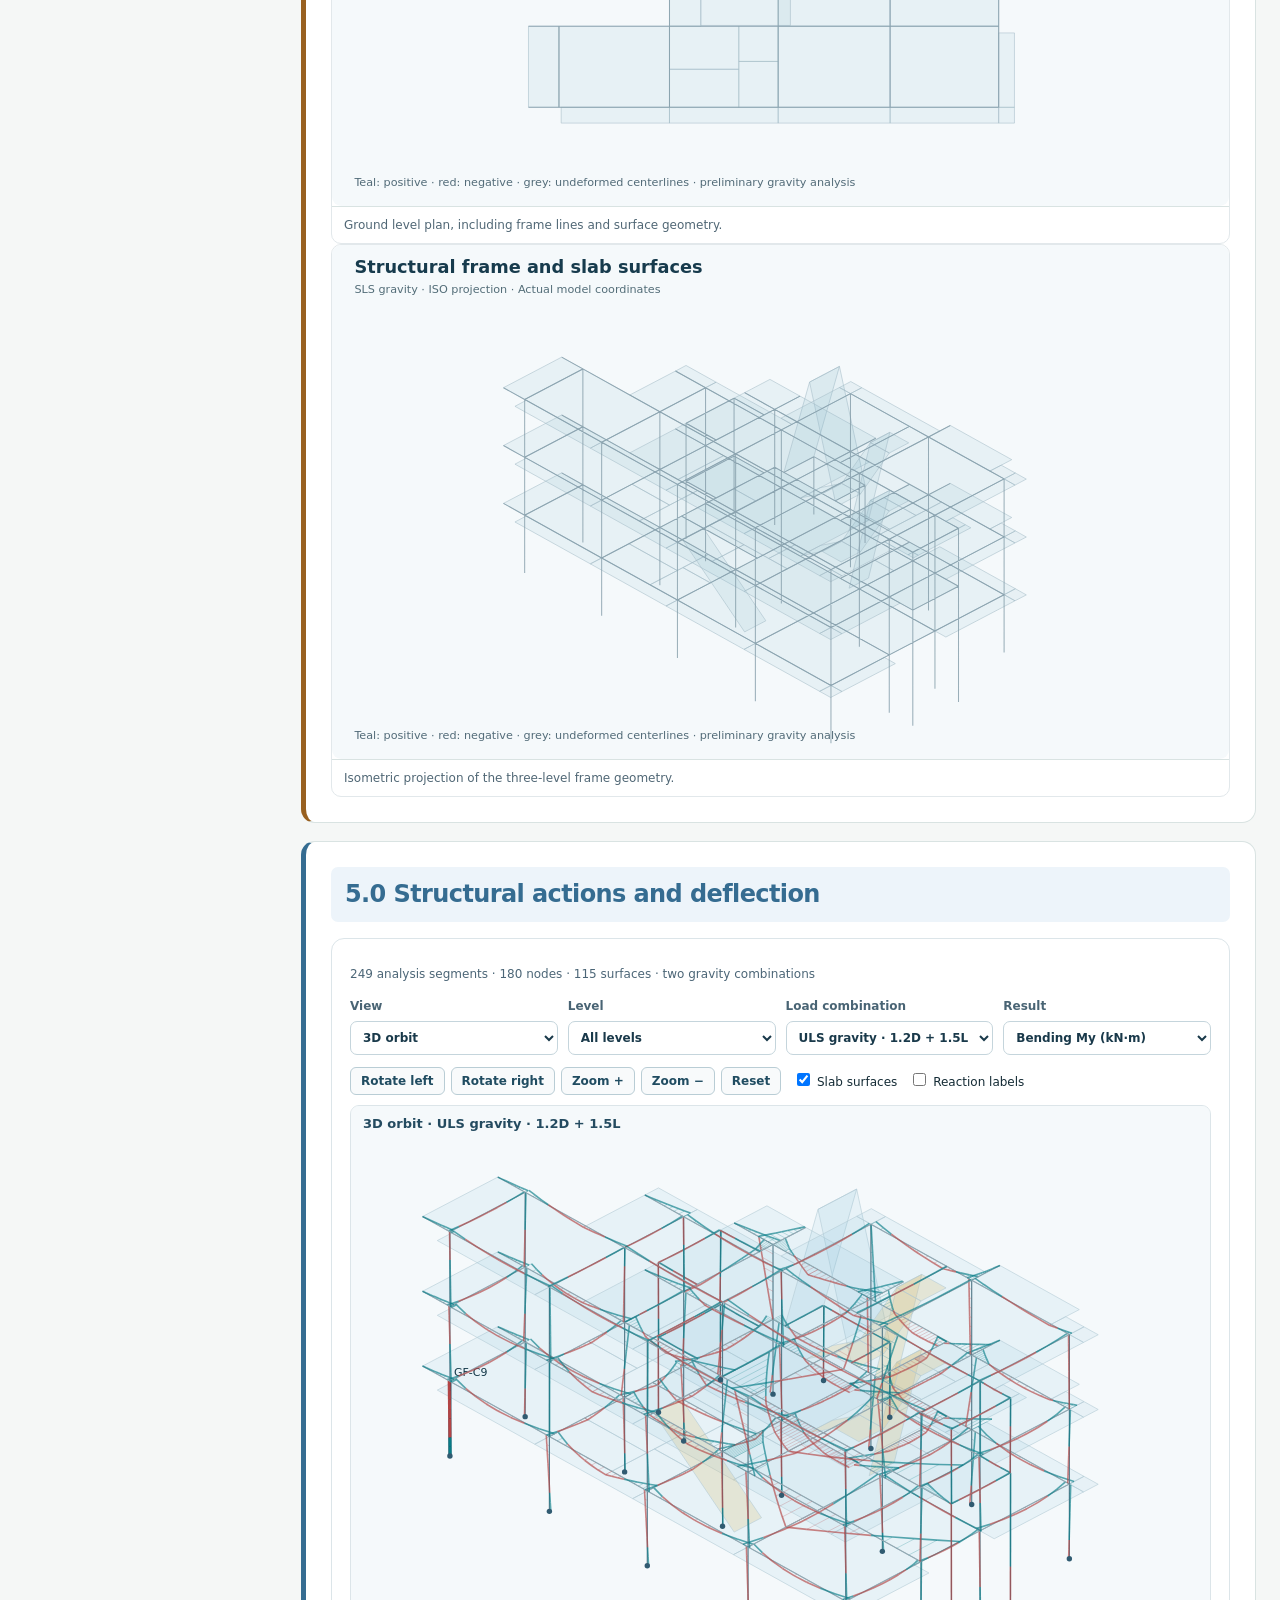
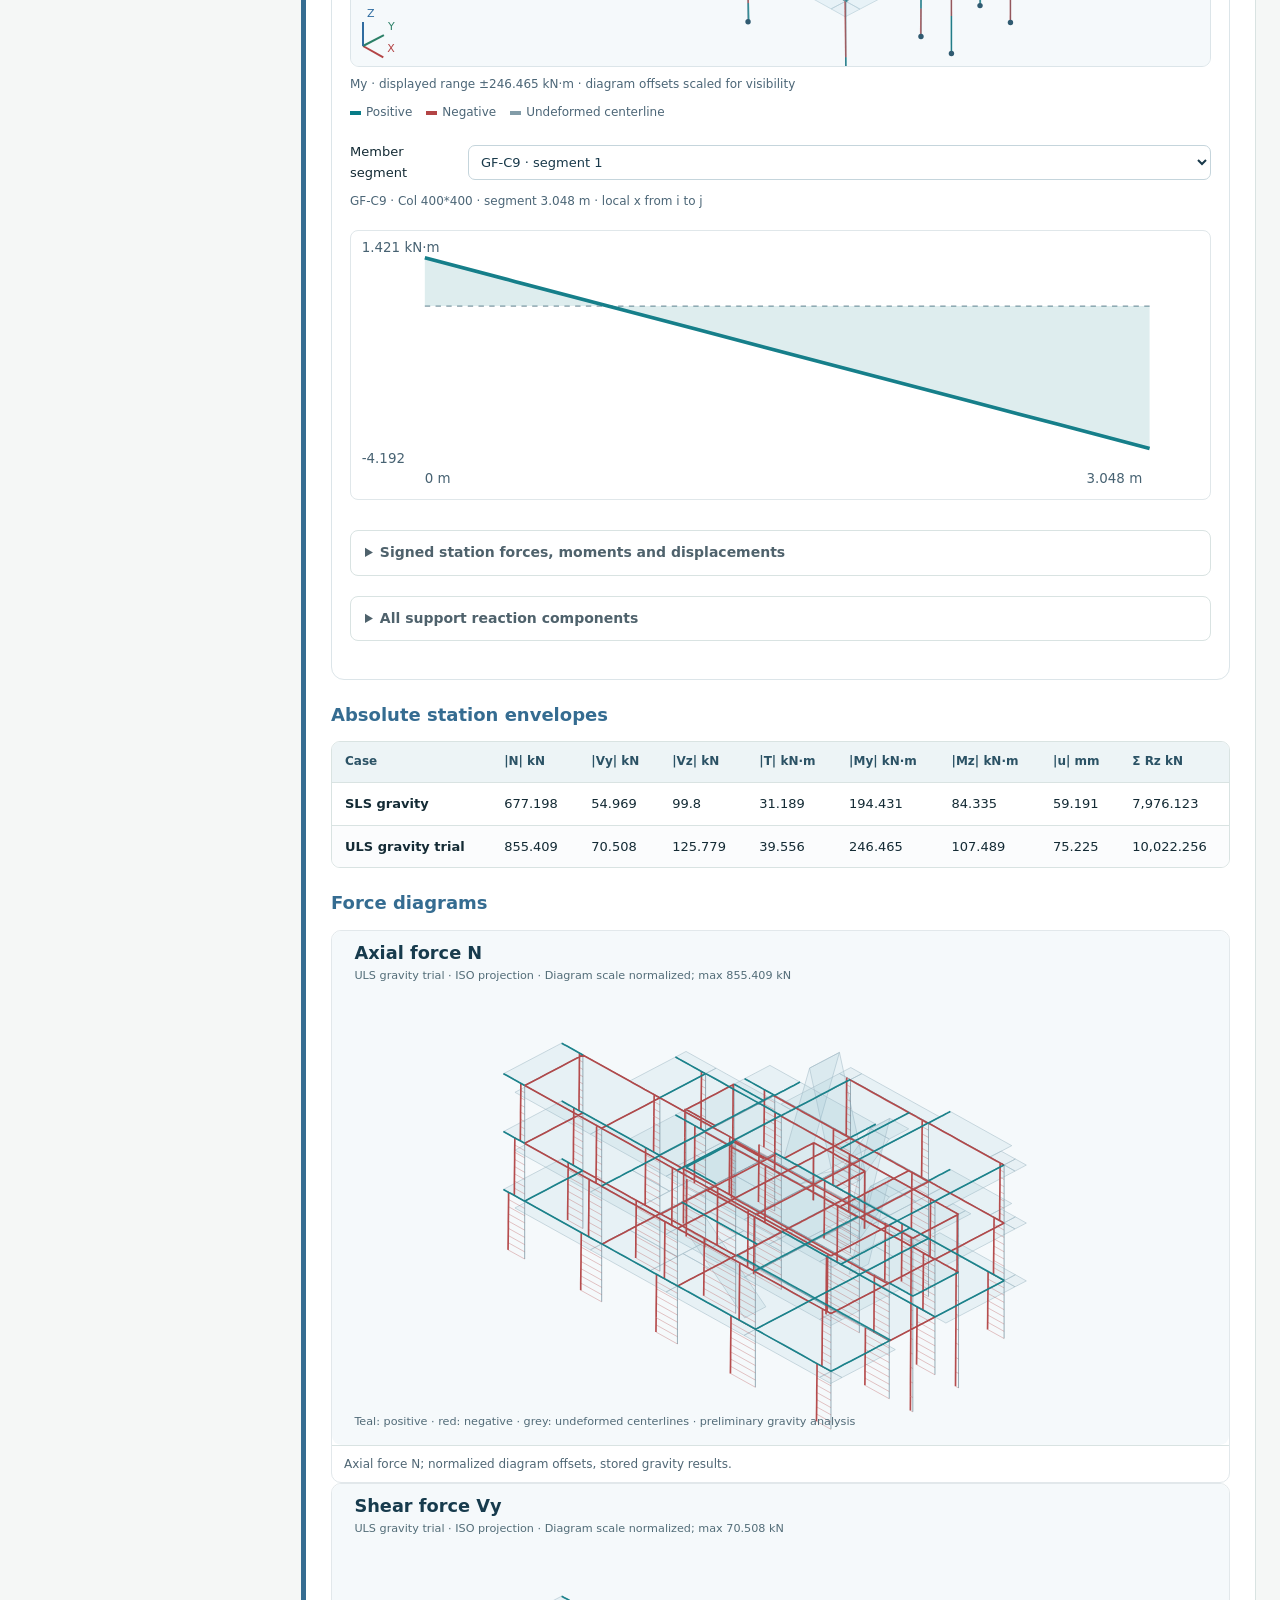
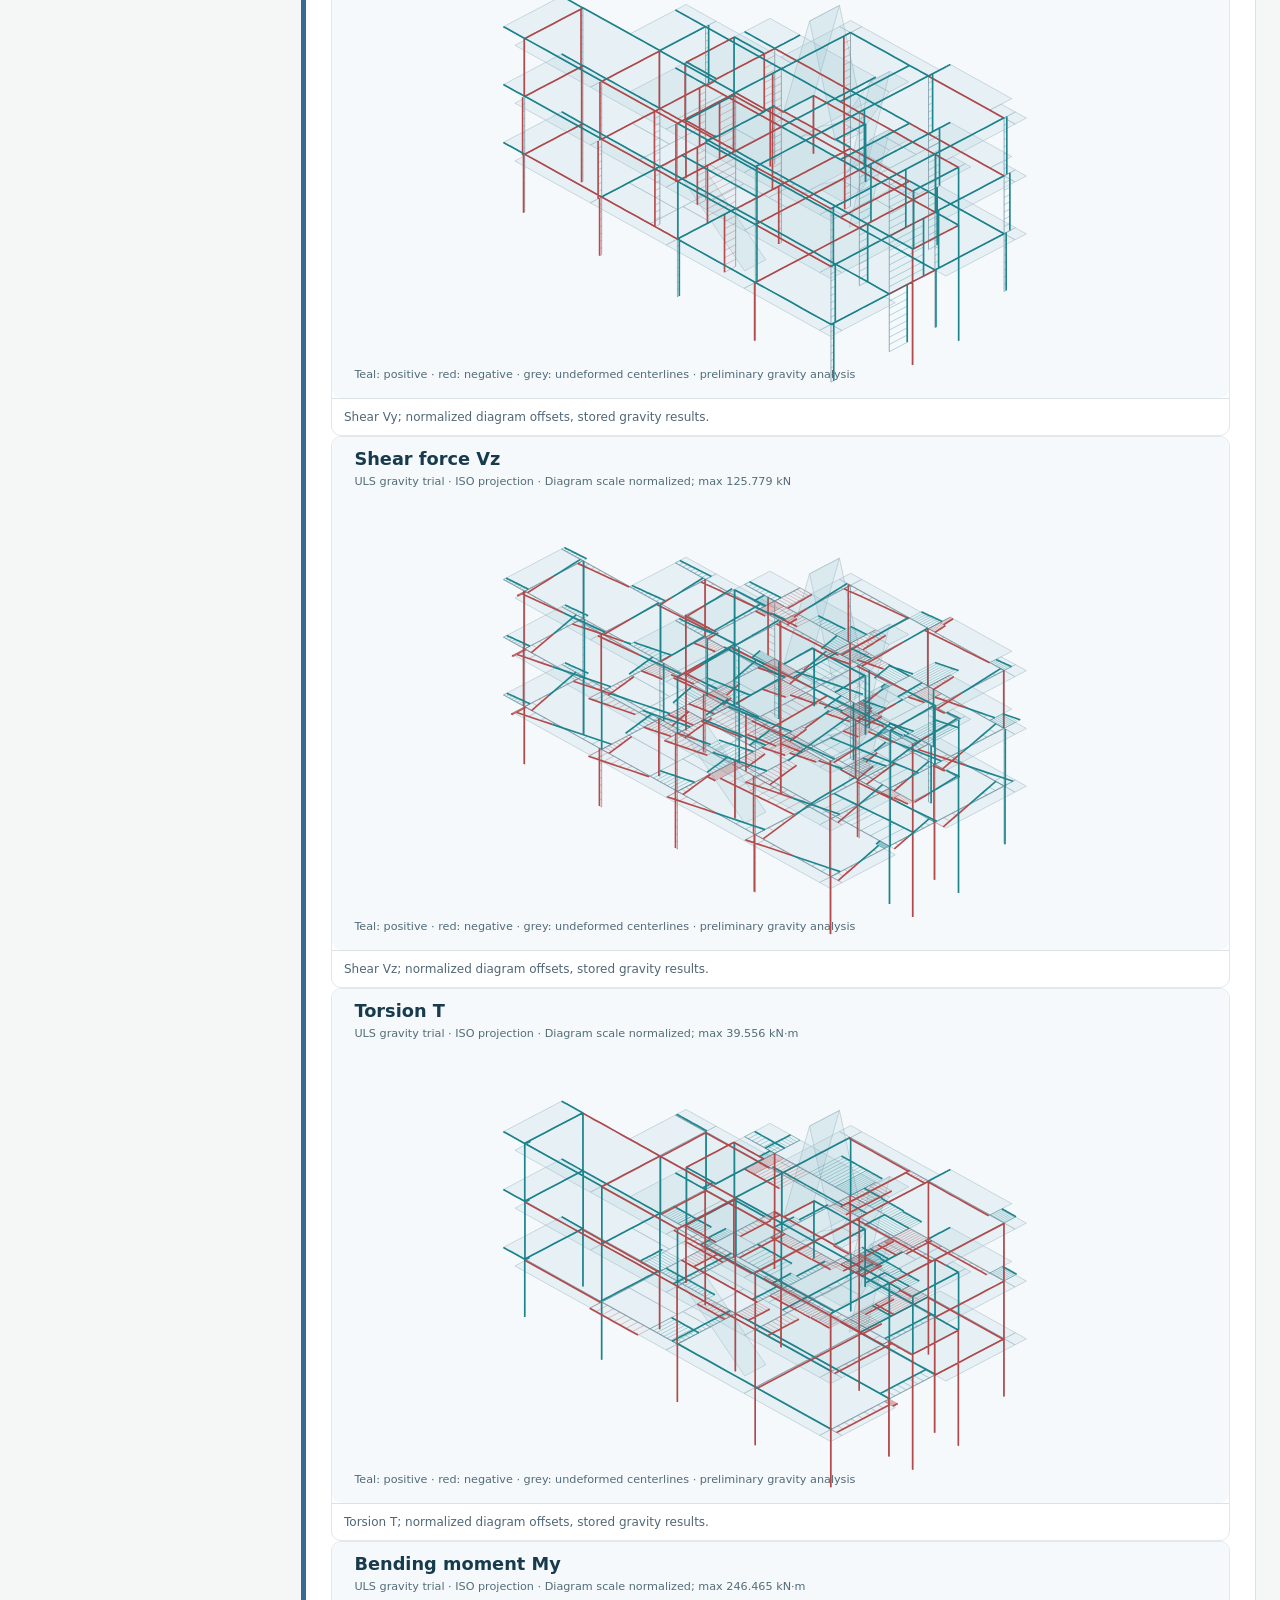
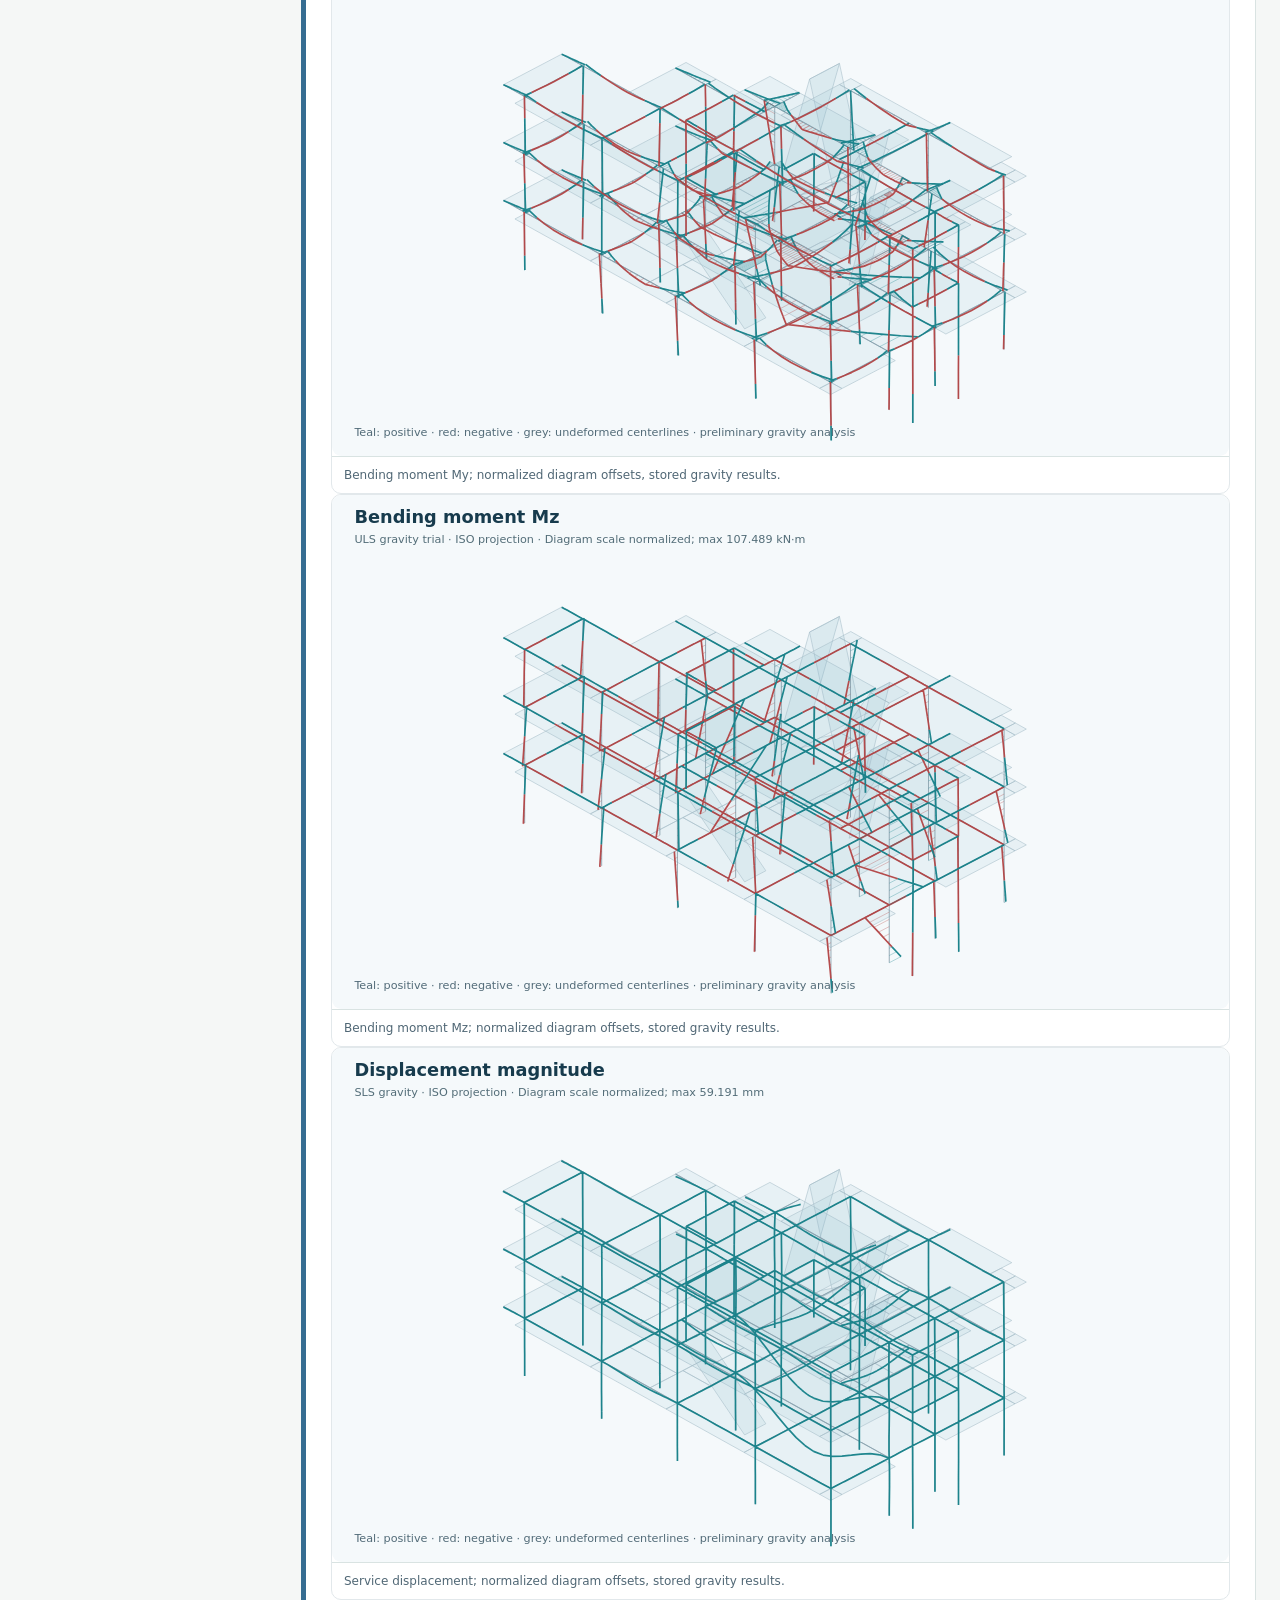
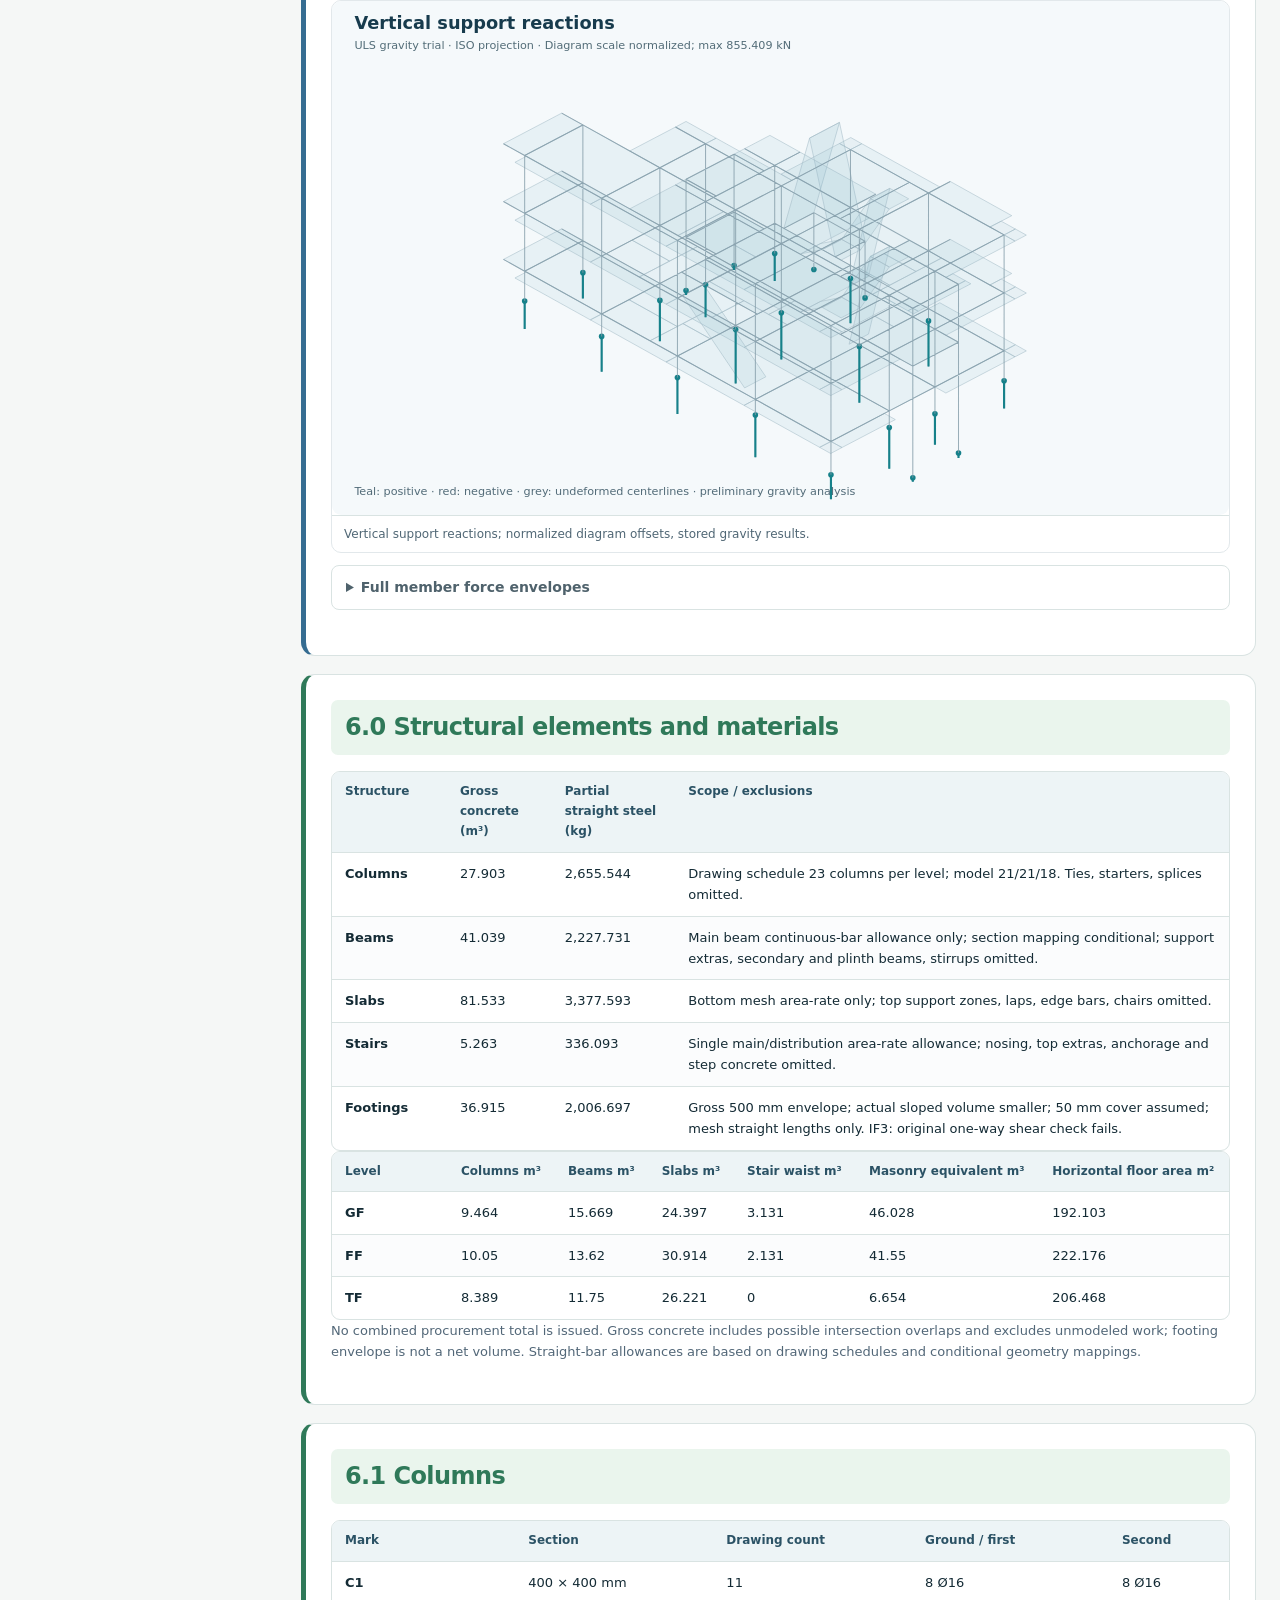
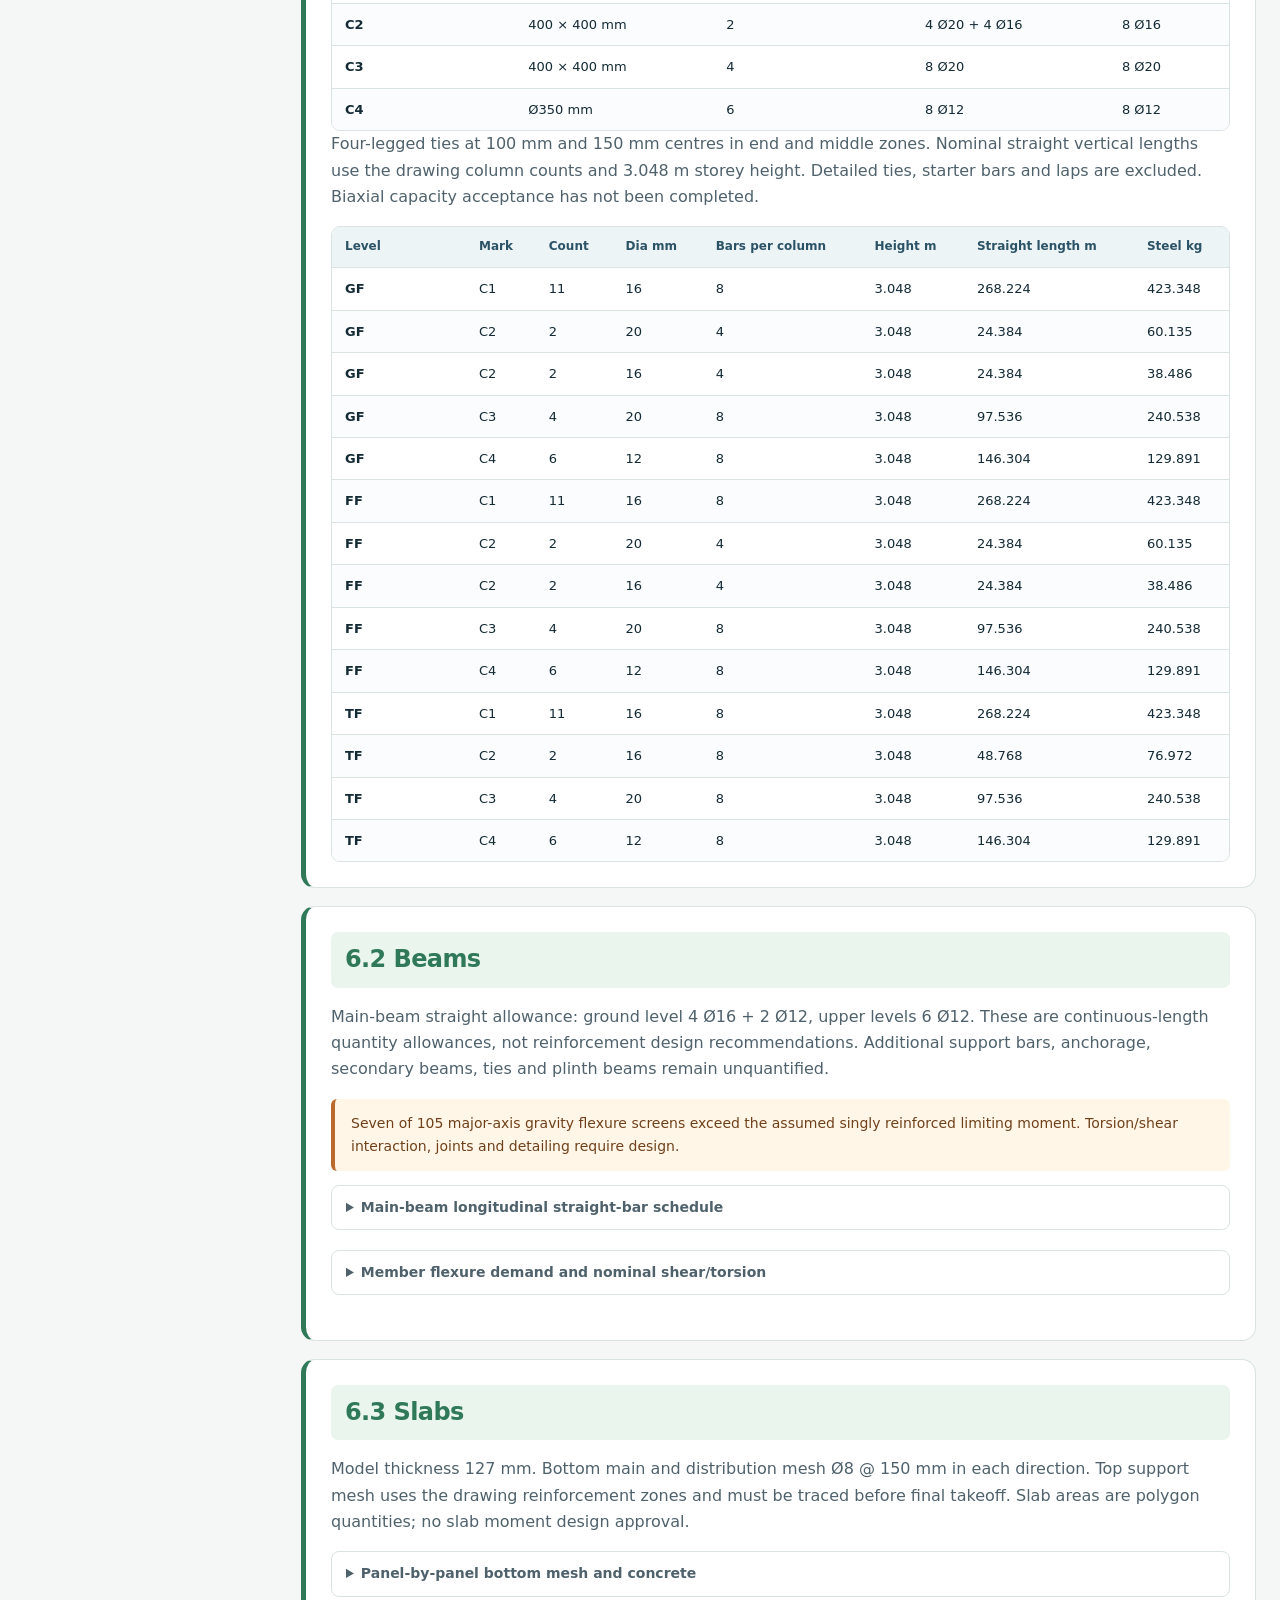
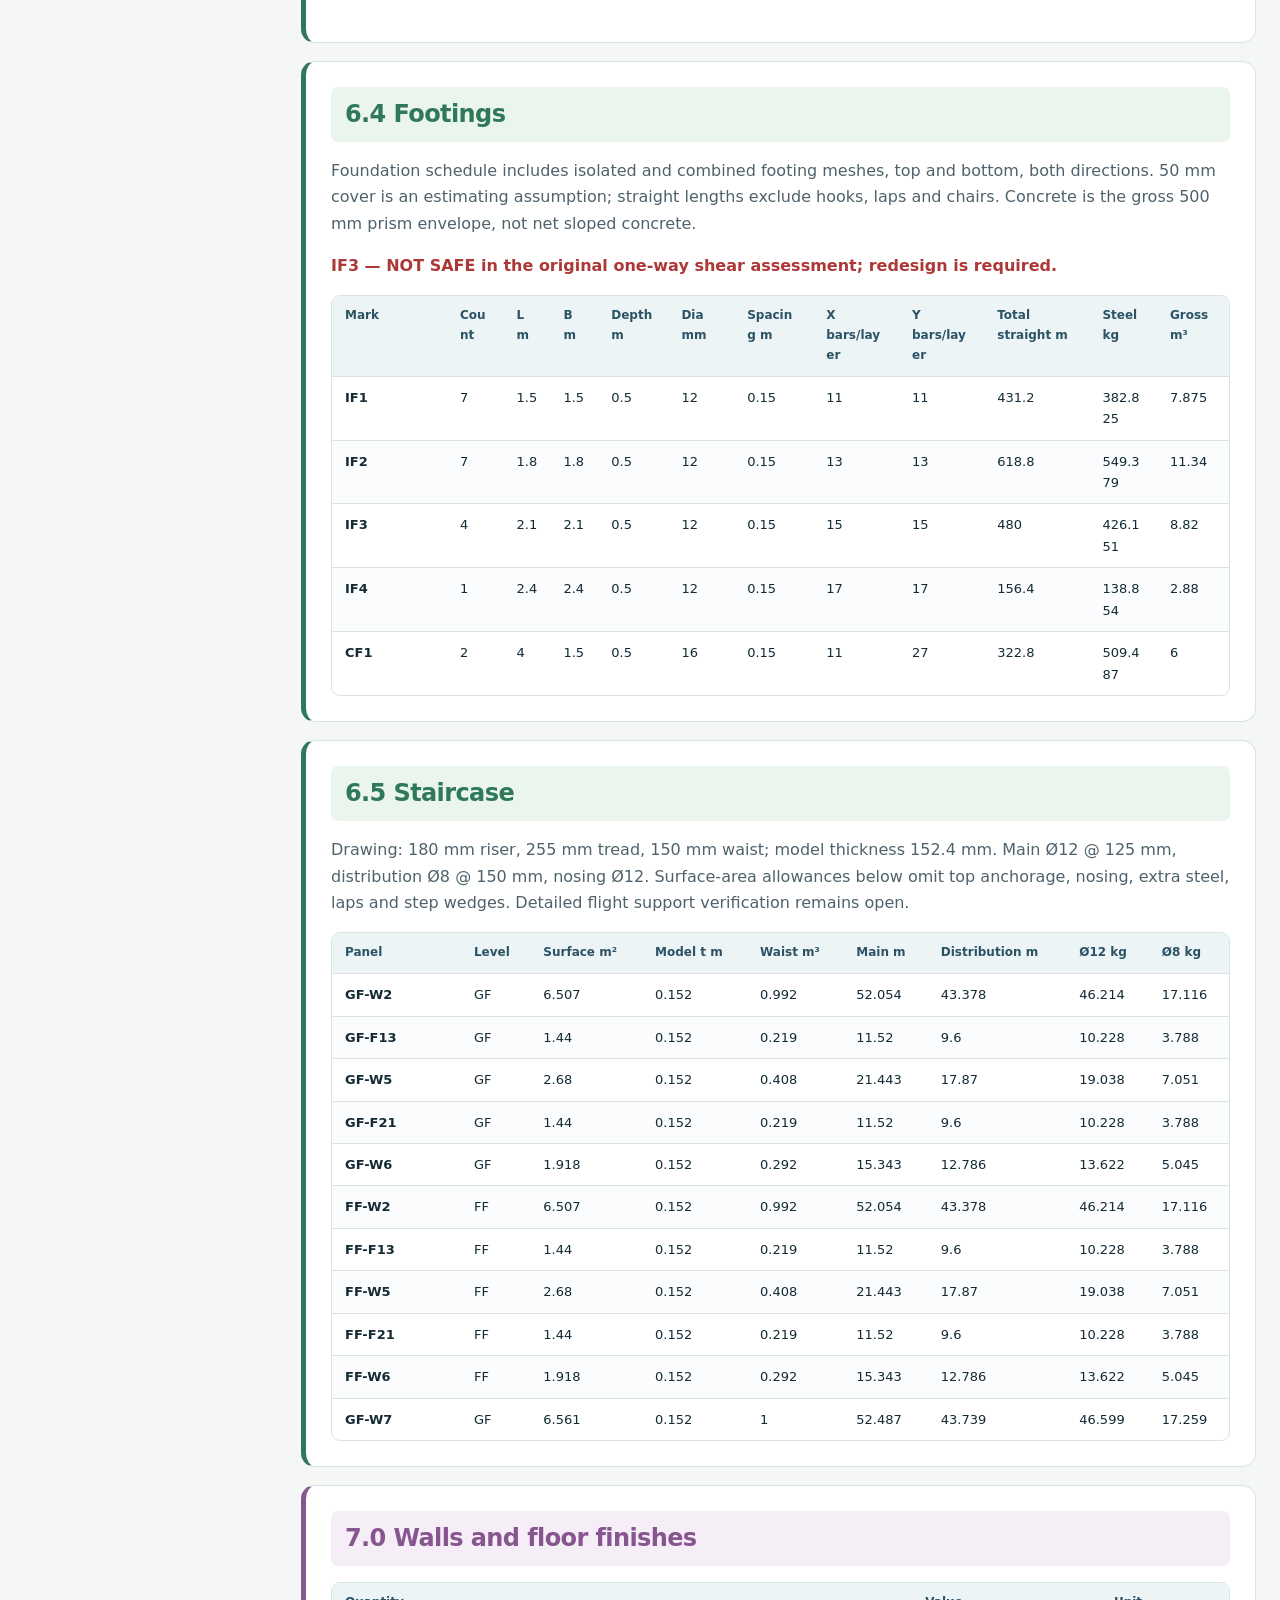
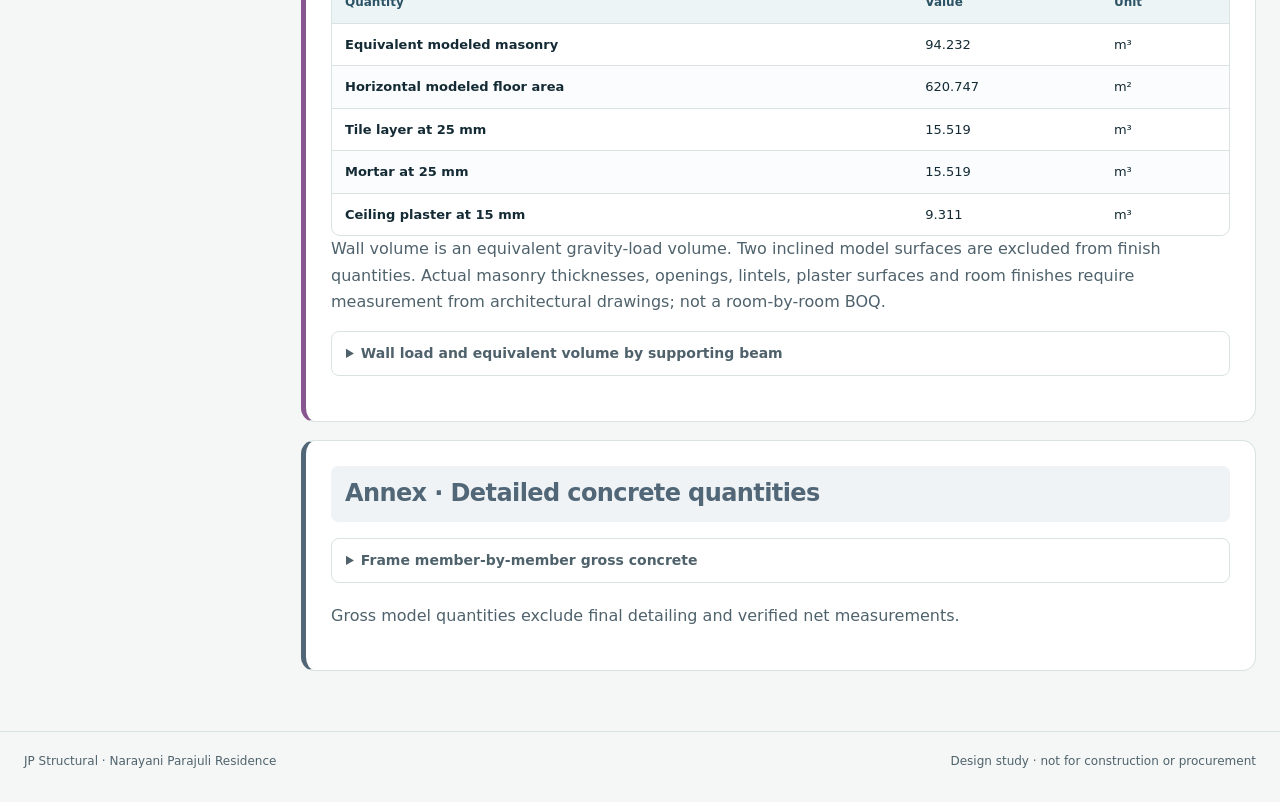
<file: site/report.html>
<!doctype html><html lang="en"><head><meta charset="utf-8"><meta name="viewport" content="width=device-width,initial-scale=1"><title>Structural calculations · JP Structural</title><link rel="stylesheet" href="style.css"><link rel="stylesheet" href="visuals.css"><link rel="stylesheet" href="model.css"><script defer src="visuals.js"></script><script defer src="model.js"></script></head><body><header class="header"><div class="shell top"><a class="brand" href="index.html"><span class="mark">JP</span><span><b>Structural</b><small>ENGINEERING STUDIO</small></span></a><nav aria-label="Primary navigation"><a href="index.html">Overview</a><a href="projects.html">Projects</a><a href="report.html" class="active" aria-current="page">Model & quantities</a><a href="design.html">Member design</a><a href="refinement.html">Dynamic response</a><a href="geometry.html">Foundations & geometry</a></nav></div></header><main class="shell"><section class="hero"><div class="eyebrow">PROJECT STRUCTURAL ANALYSIS</div><h1>Narayani Parajuli</h1><p><a href="design.html">Seismic response and member design</a></p><p class="lead">Structural actions, member reinforcement and material quantities</p><p class="scope-line">Gravity frame reference · idealized surface-load transfer; member deflections are uncracked-model values. Geometry alternatives and seismic response are presented in their own chapters.</p></section><div class="report-layout"><aside class="report-toc"><h2>Contents</h2><nav><a href="#chapter-1-0">1 · Structural system</a><a href="#chapter-2-0">2 · Materials and loads</a><a href="#chapter-3-0">3 · Analysis method</a><a href="#chapter-4-0">4 · Geometry</a><a href="#chapter-5-0">5 · Structural actions</a><a href="#chapter-6-0">6 · Material quantities</a><a href="#chapter-6-1">6.1 Columns</a><a href="#chapter-6-2">6.2 Beams</a><a href="#chapter-6-3">6.3 Slabs</a><a href="#chapter-6-4">6.4 Footings</a><a href="#chapter-6-5">6.5 Staircase</a><a href="#chapter-7-0">7 · Walls and finishes</a><a href="#annex">Annex · Concrete</a></nav></aside><div class="report-body"><section id="chapter-1-0" class="panel report-chapter"><h2>1.0 Structural system</h2><div class="stat-grid"><div><strong>165</strong><span>Frame objects</span></div><div><strong>180</strong><span>Analysis nodes</span></div><div><strong>249</strong><span>Analysis segments</span></div><div><strong>115</strong><span>Load surfaces</span></div></div><figure class="engineering-figure"><img src="model-isometric.svg" alt="Reinforced concrete frame and slab surfaces; model coordinates in metres." loading="lazy"><figcaption>Reinforced concrete frame and slab surfaces; model coordinates in metres.</figcaption></figure><p>Three 3.048 m levels above the model base. Frames are represented by line members, floors and stairs by surface load polygons.</p></section><section id="chapter-2-0" class="panel report-chapter"><h2>2.0 Materials and loads</h2><div class="table-wrap"><table><thead><tr><th>Item</th><th>Adopted input</th></tr></thead><tbody><tr><th scope="row">Concrete frame material</th><td>M20; E = 22,360.68 MPa; circular column material as assigned</td></tr><tr><th scope="row">Steel drawing grade</th><td>Fe500</td></tr><tr><th scope="row">Masonry unit weight</th><td>19.2 kN/m³</td></tr><tr><th scope="row">Modeled dead load</th><td>6,473.094</td></tr><tr><th scope="row">Modeled live load</th><td>1,503.029</td></tr><tr><th scope="row">Service combination</th><td>D + L</td></tr><tr><th scope="row">Ultimate gravity trial</th><td>1.2D + 1.5L</td></tr></tbody></table></div><div class="table-wrap"><table><thead><tr><th>Level</th><th>Equivalent masonry m³</th><th>Horizontal floor area m²</th></tr></thead><tbody><tr><th scope="row">GF</th><td>46.028</td><td>192.103</td></tr><tr><th scope="row">FF</th><td>41.55</td><td>222.176</td></tr><tr><th scope="row">TF</th><td>6.654</td><td>206.468</td></tr></tbody></table></div><p class="note">Dead and live load entries are in kN. Slab and wall load application is idealized; occupancy, material discrepancies and seismic design still require engineering confirmation.</p></section><section id="chapter-3-0" class="panel report-chapter"><h2>3.0 Analysis method</h2><p>Linear elastic, three-dimensional Euler–Bernoulli centerline frame; source section stiffness modifiers; fixed-base nodes. Member end actions and internal section cuts are recovered at nine stations per segment. Gravity surface loads are represented as transferred vertex forces and eccentric couples.</p><div class="table-wrap"><table><thead><tr><th>Analysis property</th><th>Value</th></tr></thead><tbody><tr><th scope="row">Physical frame objects</th><td>165</td></tr><tr><th scope="row">Frame segments</th><td>249</td></tr><tr><th scope="row">Nodes</th><td>180</td></tr><tr><th scope="row">Fixed supports</th><td>23</td></tr><tr><th scope="row">Area-load surfaces</th><td>115</td></tr><tr><th scope="row">Station results per combination</th><td>2,241</td></tr><tr><th scope="row">Slab vertices with transfer offset over 1 m</th><td>53 / 460</td></tr><tr><th scope="row">Maximum transfer offset</th><td>3.276 m</td></tr></tbody></table></div><p class="study-alert">The approximate slab transfer must be replaced by validated shell or tributary load transfer before using these results for reinforcement acceptance. Displacements are finite-element interpolations, not cracked-section service deflections.</p></section><section id="chapter-4-0" class="panel report-chapter"><h2>4.0 Structural geometry</h2><figure class="engineering-figure"><img src="model-plan.svg" alt="Ground level plan, including frame lines and surface geometry." loading="lazy"><figcaption>Ground level plan, including frame lines and surface geometry.</figcaption></figure><figure class="engineering-figure"><img src="model-isometric.svg" alt="Isometric projection of the three-level frame geometry." loading="lazy"><figcaption>Isometric projection of the three-level frame geometry.</figcaption></figure></section><section id="chapter-5-0" class="panel report-chapter"><h2>5.0 Structural actions and deflection</h2><div class="model-dashboard"><p id="model-state" class="model-meta">Loading structural results…</p><div class="model-controls-grid"><label>View<select id="view"><option value="3d">3D orbit</option><option value="plan">2D plan (XY)</option><option value="xz">2D elevation (XZ)</option><option value="yz">2D elevation (YZ)</option></select></label><label>Level<select id="level"><option value="all">All levels</option><option value="GF">GF · 3.048 m</option><option value="FF">FF · 6.096 m</option><option value="TF">TF · 9.144 m</option></select></label><label>Load combination<select id="case"><option value="0">SLS gravity · D + L</option><option value="1" selected>ULS gravity · 1.2D + 1.5L</option></select></label><label>Result<select id="quantity"><option value="geom">Geometry</option><option value="N">Axial force N (kN)</option><option value="Vy">Shear Vy (kN)</option><option value="Vz">Shear Vz (kN)</option><option value="T">Torsion T (kN·m)</option><option value="My" selected>Bending My (kN·m)</option><option value="Mz">Bending Mz (kN·m)</option><option value="def">Deformed shape (mm)</option><option value="Ux">Displacement X (mm)</option><option value="Uy">Displacement Y (mm)</option><option value="Uz">Displacement Z (mm)</option><option value="Rx">Reaction X (kN)</option><option value="Ry">Reaction Y (kN)</option><option value="Rz">Reaction Z (kN)</option><option value="RMx">Reaction Mx (kN·m)</option><option value="RMy">Reaction My (kN·m)</option><option value="RMz">Reaction Mz (kN·m)</option></select></label></div><div class="model-actions"><button type="button" id="rotate-left">Rotate left</button><button type="button" id="rotate-right">Rotate right</button><button type="button" id="zoom-in">Zoom +</button><button type="button" id="zoom-out">Zoom −</button><button type="button" id="reset">Reset</button><label><input type="checkbox" id="surfaces" checked> Slab surfaces</label><label><input type="checkbox" id="labels"> Reaction labels</label></div><div class="model-stage"><canvas id="model-canvas" aria-label="Interactive structural results model; drag in 3D to rotate. Select a member below to inspect station results."></canvas></div><p class="model-meta" id="scale-note"></p><div class="model-legend"><span><i style="background:#087c87"></i>Positive</span><span><i style="background:#b34445"></i>Negative</span><span><i style="background:#829ca8"></i>Undeformed centerline</span></div><div class="member-choice"><label for="member">Member segment</label><select id="member"></select></div><p id="member-info" class="model-meta"></p><svg id="station-plot" class="member-plot" viewBox="0 0 640 200" role="img" aria-label="Selected member station diagram"></svg><details class="original-contents"><summary>Signed station forces, moments and displacements</summary><div class="table-wrap"><table id="station-table"></table></div></details><details class="original-contents"><summary>All support reaction components</summary><div class="table-wrap"><table id="reaction-table"></table></div></details></div><h3>Absolute station envelopes</h3><div class="table-wrap"><table><thead><tr><th>Case</th><th>|N| kN</th><th>|Vy| kN</th><th>|Vz| kN</th><th>|T| kN·m</th><th>|My| kN·m</th><th>|Mz| kN·m</th><th>|u| mm</th><th>Σ Rz kN</th></tr></thead><tbody><tr><th scope="row">SLS gravity</th><td>677.198</td><td>54.969</td><td>99.8</td><td>31.189</td><td>194.431</td><td>84.335</td><td>59.191</td><td>7,976.123</td></tr><tr><th scope="row">ULS gravity trial</th><td>855.409</td><td>70.508</td><td>125.779</td><td>39.556</td><td>246.465</td><td>107.489</td><td>75.225</td><td>10,022.256</td></tr></tbody></table></div><h3>Force diagrams</h3><figure class="engineering-figure"><img src="force-N.svg" alt="Axial force N; normalized diagram offsets, stored gravity results." loading="lazy"><figcaption>Axial force N; normalized diagram offsets, stored gravity results.</figcaption></figure><figure class="engineering-figure"><img src="force-Vy.svg" alt="Shear Vy; normalized diagram offsets, stored gravity results." loading="lazy"><figcaption>Shear Vy; normalized diagram offsets, stored gravity results.</figcaption></figure><figure class="engineering-figure"><img src="force-Vz.svg" alt="Shear Vz; normalized diagram offsets, stored gravity results." loading="lazy"><figcaption>Shear Vz; normalized diagram offsets, stored gravity results.</figcaption></figure><figure class="engineering-figure"><img src="force-T.svg" alt="Torsion T; normalized diagram offsets, stored gravity results." loading="lazy"><figcaption>Torsion T; normalized diagram offsets, stored gravity results.</figcaption></figure><figure class="engineering-figure"><img src="force-My.svg" alt="Bending moment My; normalized diagram offsets, stored gravity results." loading="lazy"><figcaption>Bending moment My; normalized diagram offsets, stored gravity results.</figcaption></figure><figure class="engineering-figure"><img src="force-Mz.svg" alt="Bending moment Mz; normalized diagram offsets, stored gravity results." loading="lazy"><figcaption>Bending moment Mz; normalized diagram offsets, stored gravity results.</figcaption></figure><figure class="engineering-figure"><img src="force-def.svg" alt="Service displacement; normalized diagram offsets, stored gravity results." loading="lazy"><figcaption>Service displacement; normalized diagram offsets, stored gravity results.</figcaption></figure><figure class="engineering-figure"><img src="force-Rz.svg" alt="Vertical support reactions; normalized diagram offsets, stored gravity results." loading="lazy"><figcaption>Vertical support reactions; normalized diagram offsets, stored gravity results.</figcaption></figure><details class="original-contents"><summary>Full member force envelopes</summary><div class="table-wrap"><table><thead><tr><th>Member</th><th>Type</th><th>Section</th><th>N min</th><th>Vy min</th><th>Vz min</th><th>T min</th><th>My min</th><th>Mz min</th><th>N max</th><th>Vy max</th><th>Vz max</th><th>T max</th><th>My max</th><th>Mz max</th><th>SLS u mm</th></tr></thead><tbody><tr><th scope="row">GF-C9</th><td>column</td><td>Col 400*400</td><td>-425.701</td><td>-2.384</td><td>-1.842</td><td>0.078</td><td>-4.192</td><td>-4.068</td><td>-411.075</td><td>-2.384</td><td>-1.842</td><td>0.078</td><td>1.421</td><td>3.2</td><td>0.34</td></tr><tr><th scope="row">GF-C5</th><td>column</td><td>Col 400*400</td><td>-391.939</td><td>-2.623</td><td>3.244</td><td>0.126</td><td>-3.769</td><td>-4.229</td><td>-377.313</td><td>-2.623</td><td>3.244</td><td>0.126</td><td>6.12</td><td>3.764</td><td>0.318</td></tr><tr><th scope="row">GF-C6</th><td>column</td><td>Col 400*400</td><td>-620.278</td><td>-10.092</td><td>-3.872</td><td>-0.358</td><td>-8.122</td><td>-11.819</td><td>-605.652</td><td>-10.092</td><td>-3.872</td><td>-0.358</td><td>3.678</td><td>18.941</td><td>0.451</td></tr><tr><th scope="row">GF-C7</th><td>column</td><td>Col 400*400</td><td>-537.244</td><td>-4.154</td><td>-8.25</td><td>0.055</td><td>-17.101</td><td>-5.842</td><td>-522.618</td><td>-4.154</td><td>-8.25</td><td>0.055</td><td>8.046</td><td>6.819</td><td>0.403</td></tr><tr><th scope="row">GF-C8</th><td>column</td><td>Col 400*400</td><td>-494.928</td><td>-16.942</td><td>-7.383</td><td>-0.439</td><td>-15.053</td><td>-16.693</td><td>-480.301</td><td>-16.942</td><td>-7.383</td><td>-0.439</td><td>7.451</td><td>34.946</td><td>0.361</td></tr><tr><th scope="row">GF-C11</th><td>column</td><td>Col 400*400</td><td>-416.431</td><td>-9.126</td><td>15.968</td><td>-0.328</td><td>-15.795</td><td>-8.203</td><td>-401.805</td><td>-9.126</td><td>15.968</td><td>-0.328</td><td>32.874</td><td>19.613</td><td>0.316</td></tr><tr><th scope="row">GF-C14</th><td>column</td><td>Col 400*400</td><td>-676.643</td><td>-11.944</td><td>11.396</td><td>0.359</td><td>-11.523</td><td>-10.921</td><td>-662.017</td><td>-11.944</td><td>11.396</td><td>0.359</td><td>23.211</td><td>25.485</td><td>0.469</td></tr><tr><th scope="row">GF-C15</th><td>column</td><td>Col 400*400</td><td>-707.988</td><td>-5.416</td><td>-2.41</td><td>-0.421</td><td>-5.01</td><td>-5.006</td><td>-693.362</td><td>-5.416</td><td>-2.41</td><td>-0.421</td><td>2.335</td><td>11.502</td><td>0.476</td></tr><tr><th scope="row">GF-C18</th><td>column</td><td>Col 400*400</td><td>-818.002</td><td>-22.844</td><td>-2.652</td><td>-0.464</td><td>-5.631</td><td>-24.777</td><td>-803.376</td><td>-22.844</td><td>-2.652</td><td>-0.464</td><td>2.452</td><td>44.851</td><td>0.598</td></tr><tr><th scope="row">GF-C19</th><td>column</td><td>Col 400*400</td><td>-549.927</td><td>3.891</td><td>-7.397</td><td>-0.077</td><td>-15.284</td><td>-9.466</td><td>-535.301</td><td>3.891</td><td>-7.397</td><td>-0.077</td><td>7.263</td><td>2.394</td><td>0.407</td></tr><tr><th scope="row">GF-C20</th><td>column</td><td>Col 400*400</td><td>-692.362</td><td>17.942</td><td>9.896</td><td>-0.097</td><td>-10.305</td><td>-35.078</td><td>-677.736</td><td>17.942</td><td>9.896</td><td>-0.097</td><td>19.858</td><td>19.61</td><td>0.531</td></tr><tr><th scope="row">GF-C24</th><td>column</td><td>Col 400*400</td><td>-855.409</td><td>17.216</td><td>-6.657</td><td>-0.18</td><td>-13.674</td><td>-34.331</td><td>-840.783</td><td>17.216</td><td>-6.657</td><td>-0.18</td><td>6.616</td><td>18.145</td><td>0.576</td></tr><tr><th scope="row">GF-C25</th><td>column</td><td>Col 400*400</td><td>-640.262</td><td>-1.531</td><td>-4.486</td><td>-0.208</td><td>-9.226</td><td>-3.009</td><td>-625.636</td><td>-1.531</td><td>-4.486</td><td>-0.208</td><td>4.447</td><td>1.657</td><td>0.458</td></tr><tr><th scope="row">GF-C26</th><td>column</td><td>Col 400*400</td><td>-371.48</td><td>5.613</td><td>-2.175</td><td>-0.233</td><td>-4.604</td><td>-12.818</td><td>-356.854</td><td>5.613</td><td>-2.175</td><td>-0.233</td><td>2.027</td><td>4.291</td><td>0.292</td></tr><tr><th scope="row">GF-C27</th><td>column</td><td>Col 400*400</td><td>-470.93</td><td>2.158</td><td>-2.099</td><td>-0.41</td><td>-4.461</td><td>-3.666</td><td>-456.304</td><td>2.158</td><td>-2.099</td><td>-0.41</td><td>1.938</td><td>2.911</td><td>0.324</td></tr><tr><th scope="row">GF-C28</th><td>column</td><td>Col 400*400</td><td>-422.769</td><td>4.226</td><td>3.668</td><td>-0.151</td><td>-3.934</td><td>-7.107</td><td>-408.143</td><td>4.226</td><td>3.668</td><td>-0.151</td><td>7.246</td><td>5.775</td><td>0.323</td></tr><tr><th scope="row">GF-C29</th><td>column</td><td>Circular Col 350</td><td>-67.308</td><td>-1.013</td><td>0.802</td><td>-0.206</td><td>-1.48</td><td>-0.666</td><td>-59.016</td><td>-1.013</td><td>0.802</td><td>-0.206</td><td>0.963</td><td>2.421</td><td>0.217</td></tr><tr><th scope="row">GF-C30</th><td>column</td><td>Circular Col 350</td><td>-68.713</td><td>-0.322</td><td>-0.492</td><td>-0.14</td><td>-1.661</td><td>-0.091</td><td>-60.421</td><td>-0.322</td><td>-0.492</td><td>-0.14</td><td>-0.16</td><td>0.891</td><td>0.204</td></tr><tr><th scope="row">GF-C31</th><td>column</td><td>Circular Col 350</td><td>-15.11</td><td>-0.816</td><td>1.493</td><td>0.144</td><td>-1.284</td><td>-0.604</td><td>-6.818</td><td>-0.816</td><td>1.493</td><td>0.144</td><td>3.267</td><td>1.882</td><td>0.092</td></tr><tr><th scope="row">GF-C32</th><td>column</td><td>Circular Col 350</td><td>-16.534</td><td>1.197</td><td>1.839</td><td>0.051</td><td>-1.648</td><td>-2.215</td><td>-8.242</td><td>1.197</td><td>1.839</td><td>0.051</td><td>3.956</td><td>1.434</td><td>0.094</td></tr><tr><th scope="row">FF-C1</th><td>column</td><td>Circular Col 350</td><td>-62.385</td><td>-0.491</td><td>-0.16</td><td>-0.15</td><td>-0.717</td><td>-1.365</td><td>-45.801</td><td>-0.491</td><td>-0.16</td><td>-0.15</td><td>0.259</td><td>1.629</td><td>0.438</td></tr><tr><th scope="row">FF-C3</th><td>column</td><td>Circular Col 350</td><td>-75.538</td><td>0.466</td><td>0.181</td><td>-0.15</td><td>-0.435</td><td>-1.956</td><td>-58.954</td><td>0.466</td><td>0.181</td><td>-0.15</td><td>0.667</td><td>0.883</td><td>0.181</td></tr><tr><th scope="row">GF-B3</th><td>beam</td><td>beam 12*16</td><td>1.775</td><td>-0.033</td><td>-49.959</td><td>-1.159</td><td>-14.49</td><td>-0.083</td><td>1.775</td><td>-0.033</td><td>35.924</td><td>3.691</td><td>31.214</td><td>0.077</td><td>0.461</td></tr><tr><th scope="row">GF-B9</th><td>beam</td><td>beam 12*16</td><td>4.852</td><td>-0.005</td><td>-48.557</td><td>-13.79</td><td>-33.593</td><td>-0.03</td><td>4.852</td><td>-0.005</td><td>63.228</td><td>24.792</td><td>54.398</td><td>-0.005</td><td>3.092</td></tr><tr><th scope="row">GF-B18</th><td>beam</td><td>beam 12*16</td><td>7.924</td><td>0.031</td><td>-37.756</td><td>0.54</td><td>-14.439</td><td>-0.093</td><td>7.924</td><td>0.031</td><td>35.224</td><td>0.54</td><td>33.997</td><td>0.059</td><td>0.462</td></tr><tr><th scope="row">GF-B20</th><td>beam</td><td>beam 12*16</td><td>3.217</td><td>0.081</td><td>-36.52</td><td>0.378</td><td>-15.034</td><td>-0.198</td><td>3.217</td><td>0.081</td><td>34.211</td><td>0.378</td><td>30.288</td><td>0.191</td><td>0.531</td></tr><tr><th scope="row">GF-C35</th><td>column</td><td>Col 400*400</td><td>-624.372</td><td>36.988</td><td>1.39</td><td>-0.427</td><td>-1.612</td><td>-75.84</td><td>-609.746</td><td>36.988</td><td>1.39</td><td>-0.427</td><td>2.623</td><td>36.899</td><td>0.616</td></tr><tr><th scope="row">GF-B22</th><td>beam</td><td>beam 12*16</td><td>1.751</td><td>0.011</td><td>-26.925</td><td>-10.04</td><td>-8.391</td><td>-0.054</td><td>1.751</td><td>0.011</td><td>35.519</td><td>-6.705</td><td>17.204</td><td>-0.015</td><td>0.59</td></tr><tr><th scope="row">GF-B23</th><td>beam</td><td>beam 12*16</td><td>-0.675</td><td>-0.328</td><td>-19.241</td><td>11.173</td><td>-4.173</td><td>-0.459</td><td>-0.675</td><td>-0.328</td><td>22.283</td><td>11.173</td><td>12.639</td><td>0.467</td><td>0.423</td></tr><tr><th scope="row">GF-B24</th><td>beam</td><td>beam 12*16</td><td>1.095</td><td>0.003</td><td>-31.488</td><td>-0.112</td><td>-11.973</td><td>0.032</td><td>1.095</td><td>0.003</td><td>31.35</td><td>-0.112</td><td>21.753</td><td>0.046</td><td>0.437</td></tr><tr><th scope="row">GF-B25</th><td>beam</td><td>beam 12*16</td><td>7.773</td><td>0.037</td><td>-37.544</td><td>-1.072</td><td>-12.503</td><td>-0.095</td><td>7.773</td><td>0.037</td><td>33.188</td><td>-1.072</td><td>35.283</td><td>0.081</td><td>0.488</td></tr><tr><th scope="row">GF-B26</th><td>beam</td><td>beam 12*16</td><td>12.483</td><td>-0.033</td><td>-89.363</td><td>-39.556</td><td>-55.935</td><td>-0.193</td><td>12.518</td><td>0.226</td><td>112.993</td><td>13.209</td><td>107.319</td><td>0.08</td><td>6.277</td></tr><tr><th scope="row">GF-B27</th><td>beam</td><td>beam 12*16</td><td>10.985</td><td>-1.678</td><td>-62.084</td><td>-1.805</td><td>-25.429</td><td>-1.104</td><td>11.366</td><td>1.653</td><td>45.83</td><td>-0.659</td><td>47.348</td><td>0.508</td><td>2.486</td></tr><tr><th scope="row">GF-B28</th><td>beam</td><td>beam 12*16</td><td>-42.591</td><td>0.183</td><td>-66.612</td><td>-7.916</td><td>-26.494</td><td>-0.495</td><td>-40.956</td><td>1.93</td><td>55.282</td><td>9.142</td><td>47.126</td><td>0.768</td><td>2.345</td></tr><tr><th scope="row">GF-B30</th><td>beam</td><td>beam 12*16</td><td>-27.143</td><td>-0.939</td><td>-46.542</td><td>-14.308</td><td>-25.371</td><td>-1.122</td><td>-26.989</td><td>-0.87</td><td>53.88</td><td>22.722</td><td>38.433</td><td>1.056</td><td>0.94</td></tr><tr><th scope="row">GF-B31</th><td>beam</td><td>beam 12*16</td><td>-8.407</td><td>0.075</td><td>-27.491</td><td>1.411</td><td>-16.749</td><td>-0.209</td><td>-8.407</td><td>0.075</td><td>32.068</td><td>1.411</td><td>25.91</td><td>0.062</td><td>1.124</td></tr><tr><th scope="row">GF-B32</th><td>beam</td><td>beam 12*16</td><td>-0.074</td><td>0.015</td><td>-35.31</td><td>-1.146</td><td>-13.82</td><td>-0.1</td><td>-0.074</td><td>0.015</td><td>36.715</td><td>-1.146</td><td>32.016</td><td>-0.026</td><td>0.451</td></tr><tr><th scope="row">GF-B33</th><td>beam</td><td>beam 12*16</td><td>2.352</td><td>-0.081</td><td>-26.255</td><td>0.092</td><td>-8.751</td><td>-0.137</td><td>2.352</td><td>-0.081</td><td>26.662</td><td>0.092</td><td>15.428</td><td>0.154</td><td>0.406</td></tr><tr><th scope="row">GF-B34</th><td>beam</td><td>beam 12*16</td><td>-14.719</td><td>-0.095</td><td>-31.227</td><td>-15.284</td><td>-14.737</td><td>-0.086</td><td>-14.719</td><td>-0.095</td><td>35.269</td><td>12.19</td><td>24.953</td><td>0.32</td><td>1.683</td></tr><tr><th scope="row">GF-B35</th><td>beam</td><td>beam 12*16</td><td>-17.147</td><td>-0.878</td><td>-43</td><td>-14.851</td><td>-24.409</td><td>-0.966</td><td>-16.993</td><td>-0.809</td><td>44.66</td><td>5.843</td><td>30.754</td><td>1.053</td><td>1.068</td></tr><tr><th scope="row">GF-B36</th><td>beam</td><td>beam 12*16</td><td>-1.045</td><td>0.162</td><td>-21.344</td><td>6.233</td><td>-11.1</td><td>-0.361</td><td>-1.045</td><td>0.162</td><td>28.334</td><td>6.233</td><td>20.741</td><td>0.223</td><td>1.028</td></tr><tr><th scope="row">GF-B42</th><td>beam</td><td>beam 12*16</td><td>9.029</td><td>-0.051</td><td>-27.331</td><td>0.139</td><td>-15.683</td><td>-0.098</td><td>9.029</td><td>-0.051</td><td>26.928</td><td>0.139</td><td>19.438</td><td>0.122</td><td>1.704</td></tr><tr><th scope="row">GF-B45</th><td>beam</td><td>beam 12*16</td><td>33.859</td><td>0.035</td><td>-107.497</td><td>-0.151</td><td>-197.158</td><td>-0.17</td><td>33.859</td><td>0.035</td><td>92.123</td><td>0.384</td><td>213.34</td><td>0.175</td><td>52.157</td></tr><tr><th scope="row">GF-B46</th><td>beam</td><td>beam 12*16</td><td>-0.153</td><td>0.134</td><td>-58.69</td><td>-12.563</td><td>-26.929</td><td>-0.338</td><td>-0.153</td><td>0.134</td><td>65.296</td><td>7.71</td><td>67.37</td><td>0.31</td><td>2.977</td></tr><tr><th scope="row">GF-B47</th><td>beam</td><td>beam 12*16</td><td>-1.824</td><td>0.148</td><td>-61.742</td><td>0.844</td><td>-30.077</td><td>-0.356</td><td>-1.824</td><td>0.148</td><td>38.237</td><td>0.844</td><td>45.939</td><td>0.36</td><td>2.722</td></tr><tr><th scope="row">GF-B49</th><td>beam</td><td>beam 12*16</td><td>11.716</td><td>-0.107</td><td>-72.447</td><td>-13.186</td><td>-47.131</td><td>-0.218</td><td>11.751</td><td>0.152</td><td>99.15</td><td>36.966</td><td>89.316</td><td>0.352</td><td>5.314</td></tr><tr><th scope="row">GF-B52</th><td>beam</td><td>beam 12*16</td><td>5.118</td><td>0.103</td><td>-10.726</td><td>0.779</td><td>-2.232</td><td>-0.278</td><td>5.118</td><td>0.103</td><td>6.592</td><td>0.779</td><td>13.75</td><td>0.217</td><td>0.576</td></tr><tr><th scope="row">GF-B53</th><td>beam</td><td>BEAM 9*12</td><td>1.746</td><td>-0.77</td><td>-4.667</td><td>-0.481</td><td>1.391</td><td>-0.736</td><td>1.746</td><td>-0.77</td><td>4.16</td><td>-0.481</td><td>3.747</td><td>0.738</td><td>0.964</td></tr><tr><th scope="row">GF-B54</th><td>beam</td><td>BEAM 9*12</td><td>1</td><td>0.062</td><td>-6.029</td><td>0.023</td><td>-1.909</td><td>-0.102</td><td>1</td><td>0.062</td><td>7.639</td><td>0.023</td><td>4.35</td><td>0.081</td><td>0.236</td></tr><tr><th scope="row">GF-B55</th><td>beam</td><td>BEAM 9*12</td><td>-1.11</td><td>-0.865</td><td>-6.135</td><td>0.564</td><td>0.239</td><td>-0.826</td><td>-1.11</td><td>-0.865</td><td>2.692</td><td>0.564</td><td>4.296</td><td>0.83</td><td>1.005</td></tr><tr><th scope="row">GF-B56</th><td>beam</td><td>BEAM 9*12</td><td>-1.541</td><td>0.344</td><td>-0.32</td><td>-0.569</td><td>0.257</td><td>-0.235</td><td>-1.541</td><td>0.344</td><td>3.546</td><td>-0.569</td><td>3.26</td><td>0.402</td><td>0.909</td></tr><tr><th scope="row">GF-B58</th><td>beam</td><td>BEAM 9*12</td><td>-1.791</td><td>0.037</td><td>0.829</td><td>0.452</td><td>-1.146</td><td>-0.116</td><td>-1.791</td><td>0.037</td><td>4.695</td><td>0.452</td><td>3.964</td><td>-0.047</td><td>0.99</td></tr><tr><th scope="row">TF-C9</th><td>column</td><td>Col 400*400</td><td>-112</td><td>-0.936</td><td>-2.394</td><td>0.163</td><td>-2.113</td><td>-3.111</td><td>-97.374</td><td>-0.936</td><td>-2.394</td><td>0.163</td><td>5.185</td><td>-0.26</td><td>1.009</td></tr><tr><th scope="row">TF-C5</th><td>column</td><td>Col 400*400</td><td>-101.542</td><td>-3.841</td><td>3.137</td><td>0.142</td><td>-5.297</td><td>-7.774</td><td>-86.916</td><td>-3.841</td><td>3.137</td><td>0.142</td><td>4.263</td><td>3.934</td><td>0.8</td></tr><tr><th scope="row">TF-C6</th><td>column</td><td>Col 400*400</td><td>-161.265</td><td>-1.186</td><td>2.802</td><td>0.654</td><td>-6.609</td><td>-6.324</td><td>-146.639</td><td>-1.186</td><td>2.802</td><td>0.654</td><td>1.931</td><td>-2.711</td><td>1.385</td></tr><tr><th scope="row">TF-C7</th><td>column</td><td>Col 400*400</td><td>-144.185</td><td>-3.352</td><td>-1.512</td><td>0.22</td><td>2.997</td><td>-6.483</td><td>-129.559</td><td>-3.352</td><td>-1.512</td><td>0.22</td><td>7.605</td><td>3.734</td><td>1.456</td></tr><tr><th scope="row">TF-C8</th><td>column</td><td>Col 400*400</td><td>-118.898</td><td>6.31</td><td>-2.024</td><td>0.667</td><td>-1.802</td><td>-13.88</td><td>-104.272</td><td>6.31</td><td>-2.024</td><td>0.667</td><td>4.366</td><td>5.354</td><td>1.404</td></tr><tr><th scope="row">TF-C14</th><td>column</td><td>Col 400*400</td><td>-110.438</td><td>-13.535</td><td>-7.923</td><td>0.245</td><td>0.79</td><td>-20.167</td><td>-95.812</td><td>-13.535</td><td>-7.923</td><td>0.245</td><td>24.939</td><td>21.088</td><td>1.671</td></tr><tr><th scope="row">TF-C15</th><td>column</td><td>Col 400*400</td><td>-171.995</td><td>-17.858</td><td>-4.574</td><td>0.732</td><td>-3.642</td><td>-35.928</td><td>-157.369</td><td>-17.858</td><td>-4.574</td><td>0.732</td><td>10.299</td><td>18.502</td><td>1.553</td></tr><tr><th scope="row">TF-C18</th><td>column</td><td>Col 400*400</td><td>-165.313</td><td>-32.98</td><td>12.067</td><td>0.378</td><td>-25.621</td><td>-72.9</td><td>-150.687</td><td>-32.98</td><td>12.067</td><td>0.378</td><td>11.158</td><td>27.623</td><td>1.519</td></tr><tr><th scope="row">TF-C19</th><td>column</td><td>Col 400*400</td><td>-143.887</td><td>-2.913</td><td>0.629</td><td>0.143</td><td>1.653</td><td>-5.409</td><td>-129.261</td><td>-2.913</td><td>0.629</td><td>0.143</td><td>3.57</td><td>3.47</td><td>1.477</td></tr><tr><th scope="row">TF-C20</th><td>column</td><td>Col 400*400</td><td>-175.198</td><td>8.53</td><td>-2.633</td><td>-0.026</td><td>-15.297</td><td>-16.4</td><td>-160.572</td><td>8.53</td><td>-2.633</td><td>-0.026</td><td>-7.271</td><td>9.599</td><td>1.794</td></tr><tr><th scope="row">TF-C24</th><td>column</td><td>Col 400*400</td><td>-268.286</td><td>10.526</td><td>37.378</td><td>-0.027</td><td>-29.974</td><td>-18.044</td><td>-253.66</td><td>10.526</td><td>37.378</td><td>-0.027</td><td>83.953</td><td>14.04</td><td>2.085</td></tr><tr><th scope="row">TF-C25</th><td>column</td><td>Col 400*400</td><td>-199.569</td><td>3.131</td><td>-35.864</td><td>-0.138</td><td>-72.333</td><td>-0.651</td><td>-184.943</td><td>3.131</td><td>-35.864</td><td>-0.138</td><td>36.982</td><td>8.892</td><td>1.721</td></tr><tr><th scope="row">TF-C26</th><td>column</td><td>Col 400*400</td><td>-99.444</td><td>4.898</td><td>-2.773</td><td>-0.447</td><td>-4.167</td><td>-5.412</td><td>-84.818</td><td>4.898</td><td>-2.773</td><td>-0.447</td><td>4.285</td><td>9.517</td><td>1.055</td></tr><tr><th scope="row">TF-C27</th><td>column</td><td>Col 400*400</td><td>-125.941</td><td>1.479</td><td>0.047</td><td>0.16</td><td>1.299</td><td>-0.256</td><td>-111.315</td><td>1.479</td><td>0.047</td><td>0.16</td><td>1.442</td><td>4.252</td><td>1.086</td></tr><tr><th scope="row">TF-C28</th><td>column</td><td>Col 400*400</td><td>-114.47</td><td>5.633</td><td>-1.38</td><td>-0.166</td><td>-4.63</td><td>-6.879</td><td>-99.844</td><td>5.633</td><td>-1.38</td><td>-0.166</td><td>-0.425</td><td>10.29</td><td>1.253</td></tr><tr><th scope="row">TF-C33</th><td>column</td><td>Circular Col 350</td><td>-47.262</td><td>1.736</td><td>-0.514</td><td>0.087</td><td>-0.72</td><td>-5.299</td><td>-38.97</td><td>1.736</td><td>-0.514</td><td>0.087</td><td>0.849</td><td>-0.009</td><td>0.826</td></tr><tr><th scope="row">TF-C4</th><td>column</td><td>Circular Col 350</td><td>-36.791</td><td>0.338</td><td>1.142</td><td>0.118</td><td>-2.208</td><td>-1.219</td><td>-28.499</td><td>0.338</td><td>1.142</td><td>0.118</td><td>1.273</td><td>-0.188</td><td>0.902</td></tr><tr><th scope="row">TF-B3</th><td>beam</td><td>beam 9*16</td><td>-1.351</td><td>0.374</td><td>-28.075</td><td>0.162</td><td>-5.373</td><td>-0.928</td><td>-1.351</td><td>0.374</td><td>12.234</td><td>4.871</td><td>15.397</td><td>0.907</td><td>1.455</td></tr><tr><th scope="row">TF-B9</th><td>beam</td><td>beam 9*16</td><td>-5.072</td><td>-0.003</td><td>-13.993</td><td>-0.559</td><td>-5.286</td><td>-0.05</td><td>-5.072</td><td>-0.003</td><td>12.439</td><td>-0.559</td><td>12.522</td><td>-0.035</td><td>1.504</td></tr><tr><th scope="row">TF-B18</th><td>beam</td><td>beam 9*16</td><td>-8.134</td><td>0.166</td><td>-14.267</td><td>-4.14</td><td>-5.414</td><td>-0.433</td><td>-8.134</td><td>0.166</td><td>12.943</td><td>-4.14</td><td>13.117</td><td>0.389</td><td>1.726</td></tr><tr><th scope="row">TF-B20</th><td>beam</td><td>beam 9*16</td><td>-4.971</td><td>-0.275</td><td>-13.182</td><td>4.125</td><td>-5.627</td><td>-0.691</td><td>-4.971</td><td>-0.275</td><td>13.19</td><td>4.125</td><td>10.244</td><td>0.635</td><td>1.721</td></tr><tr><th scope="row">TF-C35</th><td>column</td><td>Col 400*400</td><td>-113.406</td><td>34.019</td><td>4.391</td><td>0.194</td><td>-7.261</td><td>-33.337</td><td>-98.78</td><td>34.019</td><td>4.391</td><td>0.194</td><td>6.122</td><td>70.353</td><td>1.349</td></tr><tr><th scope="row">TF-B22</th><td>beam</td><td>beam 9*16</td><td>-3.048</td><td>0.073</td><td>-10.281</td><td>0.221</td><td>-3.41</td><td>-0.074</td><td>-3.048</td><td>0.073</td><td>14.975</td><td>0.221</td><td>6.298</td><td>0.188</td><td>1.154</td></tr><tr><th scope="row">TF-B23</th><td>beam</td><td>beam 9*16</td><td>1.681</td><td>0.361</td><td>-2.742</td><td>-0.647</td><td>-1.25</td><td>-0.52</td><td>1.681</td><td>0.361</td><td>5.622</td><td>-0.647</td><td>4.061</td><td>0.5</td><td>1.12</td></tr><tr><th scope="row">TF-B24</th><td>beam</td><td>beam 9*16</td><td>1.686</td><td>0.262</td><td>-10.568</td><td>-0.578</td><td>-3.567</td><td>-0.561</td><td>1.686</td><td>0.262</td><td>12.861</td><td>-0.578</td><td>11.403</td><td>0.559</td><td>1.253</td></tr><tr><th scope="row">TF-B26</th><td>beam</td><td>beam 9*16</td><td>-13.677</td><td>0.024</td><td>-23.122</td><td>-4.572</td><td>-22.102</td><td>-0.242</td><td>-13.624</td><td>0.077</td><td>50.422</td><td>-1.55</td><td>34.852</td><td>0.053</td><td>3.097</td></tr><tr><th scope="row">TF-B30</th><td>beam</td><td>beam 9*16</td><td>2.03</td><td>0.38</td><td>-5.561</td><td>-1.38</td><td>-2.499</td><td>-0.615</td><td>2.03</td><td>0.38</td><td>9.921</td><td>-1.38</td><td>6.475</td><td>0.458</td><td>1.407</td></tr><tr><th scope="row">TF-B31</th><td>beam</td><td>beam 9*16</td><td>-1.135</td><td>-0.369</td><td>-6.275</td><td>-0.583</td><td>-0.901</td><td>-0.658</td><td>-1.135</td><td>-0.369</td><td>4.383</td><td>-0.583</td><td>5.724</td><td>0.67</td><td>1.455</td></tr><tr><th scope="row">TF-B32</th><td>beam</td><td>beam 9*16</td><td>-3.426</td><td>0.368</td><td>-18.931</td><td>-0.358</td><td>-12.147</td><td>-0.909</td><td>-3.426</td><td>0.368</td><td>18.755</td><td>-0.358</td><td>19.946</td><td>0.892</td><td>1.91</td></tr><tr><th scope="row">TF-B33</th><td>beam</td><td>beam 9*16</td><td>-2.769</td><td>-0.415</td><td>-10.521</td><td>0.178</td><td>-3.076</td><td>-0.744</td><td>-2.769</td><td>-0.415</td><td>9.208</td><td>0.178</td><td>6.984</td><td>0.75</td><td>1.009</td></tr><tr><th scope="row">TF-B34</th><td>beam</td><td>beam 9*16</td><td>7.947</td><td>0.089</td><td>-22.276</td><td>0.506</td><td>-5.786</td><td>-0.191</td><td>7.947</td><td>0.089</td><td>12.551</td><td>0.506</td><td>12.473</td><td>0.188</td><td>1.846</td></tr><tr><th scope="row">TF-B35</th><td>beam</td><td>beam 9*16</td><td>12.553</td><td>0.409</td><td>0.661</td><td>0.375</td><td>-5.246</td><td>-0.494</td><td>12.553</td><td>0.409</td><td>9.024</td><td>0.375</td><td>8.433</td><td>0.662</td><td>1.556</td></tr><tr><th scope="row">TF-B36</th><td>beam</td><td>beam 9*16</td><td>0.461</td><td>-0.149</td><td>-4.566</td><td>-0.872</td><td>-1.015</td><td>-0.282</td><td>0.461</td><td>-0.149</td><td>6.092</td><td>-0.872</td><td>5.198</td><td>0.255</td><td>1.519</td></tr><tr><th scope="row">TF-B42</th><td>beam</td><td>beam 9*16</td><td>2.25</td><td>0.223</td><td>-9.326</td><td>-0.339</td><td>3.784</td><td>-0.48</td><td>2.25</td><td>0.223</td><td>3.33</td><td>-0.339</td><td>18.468</td><td>0.475</td><td>1.81</td></tr><tr><th scope="row">TF-B44</th><td>beam</td><td>beam 9*16</td><td>-35.423</td><td>0.033</td><td>-60.939</td><td>-1.048</td><td>-110.008</td><td>-0.089</td><td>-35.423</td><td>0.033</td><td>83.855</td><td>-1.048</td><td>115.071</td><td>0.12</td><td>14.948</td></tr><tr><th scope="row">TF-B45</th><td>beam</td><td>beam 9*16</td><td>-36.285</td><td>-0.02</td><td>-14.807</td><td>0.285</td><td>-11.398</td><td>-0.098</td><td>-36.285</td><td>-0.02</td><td>14.136</td><td>0.285</td><td>25.616</td><td>0.101</td><td>1.519</td></tr><tr><th scope="row">TF-B46</th><td>beam</td><td>beam 9*16</td><td>-3.863</td><td>0.005</td><td>-9.745</td><td>-0.428</td><td>-4.118</td><td>-0.07</td><td>-3.863</td><td>0.005</td><td>4.533</td><td>-0.428</td><td>11.807</td><td>-0.044</td><td>1.615</td></tr><tr><th scope="row">TF-B47</th><td>beam</td><td>beam 9*16</td><td>5.931</td><td>0.006</td><td>-17.042</td><td>-0.844</td><td>-5.968</td><td>0.024</td><td>5.931</td><td>0.006</td><td>14.463</td><td>2.479</td><td>20.529</td><td>0.053</td><td>1.722</td></tr><tr><th scope="row">TF-B49</th><td>beam</td><td>beam 9*16</td><td>-12.247</td><td>-0.015</td><td>-17.767</td><td>2.877</td><td>-21.854</td><td>-0.185</td><td>-12.194</td><td>0.038</td><td>44.527</td><td>8.596</td><td>30.247</td><td>0.075</td><td>2.931</td></tr><tr><th scope="row">TF-B52</th><td>beam</td><td>beam 9*16</td><td>-1.477</td><td>-0.31</td><td>-9.114</td><td>-4.053</td><td>-2.53</td><td>-0.758</td><td>-1.477</td><td>-0.31</td><td>5.131</td><td>-4.053</td><td>11.493</td><td>0.735</td><td>1.81</td></tr><tr><th scope="row">TF-B13</th><td>beam</td><td>BEAM 9*12</td><td>-0.097</td><td>-0.269</td><td>-7.112</td><td>-0.17</td><td>-2.265</td><td>-0.185</td><td>-0.097</td><td>-0.269</td><td>7.156</td><td>0.12</td><td>1.985</td><td>0.218</td><td>1.086</td></tr><tr><th scope="row">TF-B12</th><td>beam</td><td>BEAM 9*12</td><td>-0.873</td><td>0.242</td><td>-6.081</td><td>0.032</td><td>-1.589</td><td>-0.336</td><td>-0.873</td><td>0.242</td><td>6.942</td><td>0.032</td><td>3.617</td><td>0.347</td><td>0.903</td></tr><tr><th scope="row">TF-B61</th><td>beam</td><td>beam 9*16</td><td>-1.977</td><td>-0.359</td><td>4.361</td><td>-1.285</td><td>-10.133</td><td>-0.278</td><td>-1.977</td><td>-0.359</td><td>17.207</td><td>0.102</td><td>6.275</td><td>0.26</td><td>1.12</td></tr><tr><th scope="row">FF-C9</th><td>column</td><td>Col 400*400</td><td>-266.534</td><td>-4.24</td><td>-4.161</td><td>0.298</td><td>-5.871</td><td>-6.54</td><td>-251.908</td><td>-4.24</td><td>-4.161</td><td>0.298</td><td>6.812</td><td>6.384</td><td>0.693</td></tr><tr><th scope="row">FF-C5</th><td>column</td><td>Col 400*400</td><td>-247.013</td><td>-2.468</td><td>5.582</td><td>0.306</td><td>-8.161</td><td>-3.151</td><td>-232.387</td><td>-2.468</td><td>5.582</td><td>0.306</td><td>8.851</td><td>4.371</td><td>0.521</td></tr><tr><th scope="row">FF-C6</th><td>column</td><td>Col 400*400</td><td>-378.591</td><td>-11.027</td><td>14.592</td><td>0.145</td><td>-18.467</td><td>-19.405</td><td>-363.965</td><td>-11.027</td><td>14.592</td><td>0.145</td><td>26.008</td><td>14.204</td><td>1.15</td></tr><tr><th scope="row">FF-C7</th><td>column</td><td>Col 400*400</td><td>-335.769</td><td>-7.156</td><td>0.13</td><td>0.1</td><td>0.943</td><td>-11.428</td><td>-321.143</td><td>-7.156</td><td>0.13</td><td>0.1</td><td>1.338</td><td>10.382</td><td>1.183</td></tr><tr><th scope="row">FF-C8</th><td>column</td><td>Col 400*400</td><td>-288.045</td><td>-12.318</td><td>6.282</td><td>-0.512</td><td>-7.204</td><td>-31.181</td><td>-273.419</td><td>-12.318</td><td>6.282</td><td>-0.512</td><td>11.944</td><td>6.364</td><td>1.042</td></tr><tr><th scope="row">FF-C11</th><td>column</td><td>Col 400*400</td><td>-277.165</td><td>-21.405</td><td>-24.945</td><td>-0.079</td><td>-77</td><td>-33.656</td><td>-262.539</td><td>-21.405</td><td>-24.945</td><td>-0.079</td><td>-0.967</td><td>31.585</td><td>1.044</td></tr><tr><th scope="row">FF-C14</th><td>column</td><td>Col 400*400</td><td>-450.72</td><td>-12.966</td><td>-1.638</td><td>-0.304</td><td>-19.318</td><td>-28.714</td><td>-436.094</td><td>-12.966</td><td>-1.638</td><td>-0.304</td><td>-14.326</td><td>10.806</td><td>0.878</td></tr><tr><th scope="row">FF-C15</th><td>column</td><td>Col 400*400</td><td>-421.26</td><td>-18.209</td><td>-4.687</td><td>0.01</td><td>-11.066</td><td>-25.708</td><td>-406.634</td><td>-18.209</td><td>-4.687</td><td>0.01</td><td>3.219</td><td>29.792</td><td>0.885</td></tr><tr><th scope="row">FF-C18</th><td>column</td><td>Col 400*400</td><td>-475.87</td><td>-57.828</td><td>13.549</td><td>-0.371</td><td>-14.729</td><td>-80.035</td><td>-461.244</td><td>-57.828</td><td>13.549</td><td>-0.371</td><td>26.569</td><td>96.224</td><td>1.214</td></tr><tr><th scope="row">FF-C19</th><td>column</td><td>Col 400*400</td><td>-333.819</td><td>0.981</td><td>-6.388</td><td>-0.364</td><td>-9.177</td><td>1.712</td><td>-319.193</td><td>0.981</td><td>-6.388</td><td>-0.364</td><td>10.295</td><td>4.703</td><td>0.93</td></tr><tr><th scope="row">FF-C20</th><td>column</td><td>Col 400*400</td><td>-438.626</td><td>22.739</td><td>19.115</td><td>-0.249</td><td>-32.341</td><td>-32.211</td><td>-424</td><td>22.739</td><td>19.115</td><td>-0.249</td><td>25.92</td><td>37.097</td><td>0.856</td></tr><tr><th scope="row">FF-C24</th><td>column</td><td>Col 400*400</td><td>-570.698</td><td>23.82</td><td>-13.775</td><td>-0.128</td><td>-24.706</td><td>-33.417</td><td>-556.072</td><td>23.82</td><td>-13.775</td><td>-0.128</td><td>17.28</td><td>39.187</td><td>1.047</td></tr><tr><th scope="row">FF-C25</th><td>column</td><td>Col 400*400</td><td>-417.305</td><td>3.119</td><td>-6.657</td><td>-0.311</td><td>-11.945</td><td>-8.52</td><td>-402.679</td><td>3.119</td><td>-6.657</td><td>-0.311</td><td>8.345</td><td>0.987</td><td>0.963</td></tr><tr><th scope="row">FF-C26</th><td>column</td><td>Col 400*400</td><td>-232.531</td><td>8.841</td><td>-3.846</td><td>-0.416</td><td>-6.197</td><td>-13.075</td><td>-217.905</td><td>8.841</td><td>-3.846</td><td>-0.416</td><td>5.524</td><td>13.872</td><td>0.69</td></tr><tr><th scope="row">FF-C27</th><td>column</td><td>Col 400*400</td><td>-308.045</td><td>7.606</td><td>-3.767</td><td>-0.268</td><td>-6.049</td><td>-16.08</td><td>-293.419</td><td>7.606</td><td>-3.767</td><td>-0.268</td><td>5.433</td><td>7.104</td><td>0.539</td></tr><tr><th scope="row">FF-C28</th><td>column</td><td>Col 400*400</td><td>-270.906</td><td>11.997</td><td>4.8</td><td>-0.215</td><td>-9.008</td><td>-24.717</td><td>-256.28</td><td>11.997</td><td>4.8</td><td>-0.215</td><td>5.622</td><td>11.848</td><td>0.475</td></tr><tr><th scope="row">FF-C29</th><td>column</td><td>Circular Col 350</td><td>-31.404</td><td>0.035</td><td>2.667</td><td>0.518</td><td>-3.951</td><td>-1.96</td><td>-23.112</td><td>0.035</td><td>2.667</td><td>0.518</td><td>4.178</td><td>-1.852</td><td>0.682</td></tr><tr><th scope="row">FF-C30</th><td>column</td><td>Circular Col 350</td><td>-35.887</td><td>-2.006</td><td>-0.723</td><td>0.514</td><td>-1.42</td><td>-2.879</td><td>-27.595</td><td>-2.006</td><td>-0.723</td><td>0.514</td><td>0.783</td><td>3.235</td><td>0.685</td></tr><tr><th scope="row">FF-B3</th><td>beam</td><td>beam 9*16</td><td>-3.668</td><td>0.326</td><td>-46.966</td><td>-0.58</td><td>-13.971</td><td>-0.813</td><td>-3.668</td><td>0.326</td><td>34.125</td><td>3.688</td><td>30.238</td><td>0.785</td><td>1.183</td></tr><tr><th scope="row">FF-B9</th><td>beam</td><td>beam 9*16</td><td>-7.723</td><td>-0.17</td><td>-47.807</td><td>-0.013</td><td>-30.142</td><td>-0.448</td><td>-7.723</td><td>-0.17</td><td>47.298</td><td>-0.013</td><td>44.029</td><td>0.372</td><td>3.128</td></tr><tr><th scope="row">FF-B18</th><td>beam</td><td>beam 9*16</td><td>-3.907</td><td>0.018</td><td>-48.169</td><td>-0.145</td><td>-26.637</td><td>-0.05</td><td>-3.907</td><td>0.018</td><td>41.873</td><td>-0.145</td><td>45.36</td><td>0.04</td><td>3.221</td></tr><tr><th scope="row">FF-B20</th><td>beam</td><td>beam 9*16</td><td>-3.976</td><td>-0.017</td><td>-35.688</td><td>0.521</td><td>-13.434</td><td>-0.048</td><td>-3.976</td><td>-0.017</td><td>31.97</td><td>0.521</td><td>31.736</td><td>0.032</td><td>0.963</td></tr><tr><th scope="row">FF-C35</th><td>column</td><td>Col 400*400</td><td>-394.007</td><td>70.508</td><td>3.851</td><td>-0.191</td><td>-5.854</td><td>-107.489</td><td>-379.381</td><td>70.508</td><td>3.851</td><td>-0.191</td><td>5.884</td><td>107.419</td><td>0.806</td></tr><tr><th scope="row">FF-B22</th><td>beam</td><td>beam 9*16</td><td>-1.089</td><td>0.033</td><td>-25.838</td><td>-4.248</td><td>-8.246</td><td>-0.057</td><td>-1.089</td><td>0.033</td><td>24.779</td><td>-4.248</td><td>15.485</td><td>0.063</td><td>0.821</td></tr><tr><th scope="row">FF-B23</th><td>beam</td><td>beam 9*16</td><td>-1.938</td><td>-0.495</td><td>-17.693</td><td>5.067</td><td>-3.865</td><td>-0.705</td><td>-1.938</td><td>-0.495</td><td>22.028</td><td>5.067</td><td>13.223</td><td>0.692</td><td>0.806</td></tr><tr><th scope="row">FF-B24</th><td>beam</td><td>beam 9*16</td><td>-6.105</td><td>0.071</td><td>-29.342</td><td>-0.511</td><td>-11.099</td><td>-0.129</td><td>-6.105</td><td>0.071</td><td>30.766</td><td>-0.511</td><td>22.543</td><td>0.174</td><td>0.594</td></tr><tr><th scope="row">FF-B25</th><td>beam</td><td>beam 9*16</td><td>-6.293</td><td>-0.074</td><td>-74.256</td><td>-3.725</td><td>-19.1</td><td>-0.18</td><td>-6.293</td><td>-0.074</td><td>59.234</td><td>14.451</td><td>59.345</td><td>0.177</td><td>2.543</td></tr><tr><th scope="row">FF-B26</th><td>beam</td><td>beam 9*16</td><td>-20.469</td><td>-0.17</td><td>-89.676</td><td>-36.554</td><td>-53.352</td><td>-0.09</td><td>-20.466</td><td>0.014</td><td>110.31</td><td>15.978</td><td>105.009</td><td>0.115</td><td>6.292</td></tr><tr><th scope="row">FF-B27</th><td>beam</td><td>beam 9*16</td><td>-21.033</td><td>-0.2</td><td>-70.523</td><td>-34.598</td><td>-52.541</td><td>-0.454</td><td>-21.033</td><td>-0.2</td><td>59.411</td><td>36.723</td><td>65.052</td><td>0.512</td><td>4.468</td></tr><tr><th scope="row">FF-B28</th><td>beam</td><td>beam 9*16</td><td>22.801</td><td>-2.343</td><td>-10.335</td><td>0.624</td><td>-10.013</td><td>-0.618</td><td>24.745</td><td>-0.1</td><td>39.927</td><td>5.432</td><td>48.748</td><td>1.074</td><td>1.081</td></tr><tr><th scope="row">FF-B30</th><td>beam</td><td>beam 9*16</td><td>14.395</td><td>-0.419</td><td>-3.104</td><td>-1.468</td><td>-0.025</td><td>-0.671</td><td>14.395</td><td>-0.419</td><td>5.259</td><td>-1.468</td><td>4.647</td><td>0.512</td><td>1.15</td></tr><tr><th scope="row">FF-B31</th><td>beam</td><td>beam 9*16</td><td>2.138</td><td>-0.252</td><td>-24.935</td><td>0.27</td><td>-14.564</td><td>-0.484</td><td>2.138</td><td>-0.252</td><td>27.263</td><td>0.27</td><td>18.229</td><td>0.422</td><td>1.67</td></tr><tr><th scope="row">FF-B32</th><td>beam</td><td>beam 9*16</td><td>1.737</td><td>0.352</td><td>-38.237</td><td>0.006</td><td>-18.54</td><td>-0.903</td><td>1.737</td><td>0.352</td><td>41.815</td><td>0.006</td><td>36.169</td><td>0.823</td><td>2.432</td></tr><tr><th scope="row">FF-B33</th><td>beam</td><td>beam 9*16</td><td>-2.093</td><td>-0.364</td><td>-25.476</td><td>0.242</td><td>-8.334</td><td>-0.65</td><td>-2.093</td><td>-0.364</td><td>25.142</td><td>0.242</td><td>14.745</td><td>0.659</td><td>0.711</td></tr><tr><th scope="row">FF-B34</th><td>beam</td><td>beam 9*16</td><td>-6.071</td><td>0.003</td><td>-31.997</td><td>-18.436</td><td>-13.805</td><td>0.027</td><td>-6.071</td><td>0.003</td><td>51.006</td><td>9.038</td><td>47.786</td><td>0.04</td><td>1.827</td></tr><tr><th scope="row">FF-B35</th><td>beam</td><td>beam 9*16</td><td>-5.847</td><td>-0.352</td><td>-2.519</td><td>-4.445</td><td>2.299</td><td>-0.451</td><td>-5.847</td><td>-0.352</td><td>5.845</td><td>-4.445</td><td>8.038</td><td>0.542</td><td>1.026</td></tr><tr><th scope="row">FF-B36</th><td>beam</td><td>beam 9*16</td><td>-7.206</td><td>-0.078</td><td>-27.97</td><td>5.014</td><td>-17.202</td><td>-0.174</td><td>-7.206</td><td>-0.078</td><td>28.084</td><td>5.014</td><td>19.401</td><td>0.107</td><td>1.73</td></tr><tr><th scope="row">FF-B42</th><td>beam</td><td>beam 9*16</td><td>-21.652</td><td>0.033</td><td>-23.091</td><td>-3.855</td><td>-12.256</td><td>-0.073</td><td>-21.652</td><td>0.033</td><td>24.472</td><td>4.527</td><td>22.733</td><td>0.067</td><td>2.034</td></tr><tr><th scope="row">FF-B45</th><td>beam</td><td>beam 9*16</td><td>-33.393</td><td>0.008</td><td>-125.779</td><td>-7.784</td><td>-184.604</td><td>-0.034</td><td>-33.393</td><td>0.008</td><td>107.526</td><td>25.072</td><td>246.465</td><td>0.047</td><td>59.191</td></tr><tr><th scope="row">FF-B46</th><td>beam</td><td>beam 9*16</td><td>-8.272</td><td>-0.115</td><td>-67.77</td><td>-14.658</td><td>-36.627</td><td>-0.318</td><td>-8.272</td><td>-0.115</td><td>54.65</td><td>15.995</td><td>67.882</td><td>0.239</td><td>3.299</td></tr><tr><th scope="row">FF-B49</th><td>beam</td><td>beam 9*16</td><td>-20.549</td><td>0.011</td><td>-69.456</td><td>-11.957</td><td>-45.189</td><td>-0.203</td><td>-20.546</td><td>0.195</td><td>98.171</td><td>34.541</td><td>90.733</td><td>0.056</td><td>5.708</td></tr><tr><th scope="row">FF-B52</th><td>beam</td><td>beam 9*16</td><td>-7.162</td><td>-0.064</td><td>-59.177</td><td>1.153</td><td>-11.822</td><td>-0.176</td><td>-7.162</td><td>-0.064</td><td>23.773</td><td>1.153</td><td>44.691</td><td>0.129</td><td>1.731</td></tr><tr><th scope="row">FF-B53</th><td>beam</td><td>BEAM 9*12</td><td>-2.242</td><td>1.044</td><td>-5.293</td><td>0.171</td><td>-2.99</td><td>-1.125</td><td>-2.242</td><td>1.044</td><td>-1.291</td><td>0.171</td><td>3.314</td><td>0.874</td><td>1.04</td></tr><tr><th scope="row">FF-B54</th><td>beam</td><td>BEAM 9*12</td><td>-1.767</td><td>-0.236</td><td>-5.877</td><td>-0.079</td><td>-2.094</td><td>-0.36</td><td>-1.767</td><td>-0.236</td><td>7.791</td><td>-0.079</td><td>4.428</td><td>0.34</td><td>0.703</td></tr><tr><th scope="row">FF-B55</th><td>beam</td><td>BEAM 9*12</td><td>0.272</td><td>0.9</td><td>1.574</td><td>-0.251</td><td>-2.038</td><td>-0.865</td><td>0.272</td><td>0.9</td><td>5.576</td><td>-0.251</td><td>4.808</td><td>0.858</td><td>1.017</td></tr><tr><th scope="row">FF-B13</th><td>beam</td><td>BEAM 9*12</td><td>-0.47</td><td>0.29</td><td>-7.117</td><td>0.081</td><td>-0.871</td><td>-0.215</td><td>-0.47</td><td>0.29</td><td>5.228</td><td>0.081</td><td>2.982</td><td>0.22</td><td>0.539</td></tr><tr><th scope="row">FF-B12</th><td>beam</td><td>BEAM 9*12</td><td>0.671</td><td>-0.342</td><td>-6.415</td><td>-0.069</td><td>-1.778</td><td>-0.483</td><td>0.671</td><td>-0.342</td><td>6.607</td><td>-0.069</td><td>2.956</td><td>0.483</td><td>0.437</td></tr><tr><th scope="row">FF-B61</th><td>beam</td><td>beam 9*16</td><td>2.569</td><td>0.317</td><td>-30.997</td><td>-1.119</td><td>-1.706</td><td>-0.246</td><td>2.569</td><td>0.317</td><td>-18.204</td><td>-1.119</td><td>34.966</td><td>0.229</td><td>0.806</td></tr><tr><th scope="row">GF-B57</th><td>beam</td><td>BEAM 9*12</td><td>-1.16</td><td>-0.048</td><td>-3.271</td><td>0.007</td><td>-1.244</td><td>-0.092</td><td>-1.16</td><td>-0.048</td><td>3.547</td><td>0.007</td><td>1.762</td><td>0.065</td><td>0.128</td></tr><tr><th scope="row">GF-B10</th><td>beam</td><td>beam 12*16</td><td>-0</td><td>-0</td><td>11.845</td><td>-0</td><td>0</td><td>0</td><td>-0</td><td>-0</td><td>20.105</td><td>-0</td><td>21.566</td><td>0</td><td>1.038</td></tr><tr><th scope="row">GF-B11</th><td>beam</td><td>beam 12*16</td><td>-0</td><td>0</td><td>11.845</td><td>0</td><td>0</td><td>-0</td><td>-0</td><td>0</td><td>20.105</td><td>0</td><td>21.566</td><td>-0</td><td>1.079</td></tr><tr><th scope="row">TF-B10</th><td>beam</td><td>beam 9*16</td><td>-0</td><td>-0</td><td>9.731</td><td>0</td><td>-0</td><td>0</td><td>-0</td><td>-0</td><td>13.727</td><td>0</td><td>15.834</td><td>0</td><td>1.386</td></tr><tr><th scope="row">TF-B11</th><td>beam</td><td>beam 9*16</td><td>-0</td><td>-0</td><td>9.731</td><td>0</td><td>0</td><td>0</td><td>-0</td><td>-0</td><td>13.727</td><td>0</td><td>15.834</td><td>0</td><td>1.588</td></tr><tr><th scope="row">FF-B10</th><td>beam</td><td>beam 9*16</td><td>-0</td><td>-0</td><td>11.845</td><td>0</td><td>0</td><td>0</td><td>-0</td><td>-0</td><td>19.243</td><td>0</td><td>20.985</td><td>0</td><td>1.18</td></tr><tr><th scope="row">FF-B11</th><td>beam</td><td>beam 9*16</td><td>-0</td><td>-0</td><td>11.845</td><td>-0</td><td>-0</td><td>-0</td><td>-0</td><td>-0</td><td>19.243</td><td>-0</td><td>20.985</td><td>-0</td><td>1.363</td></tr><tr><th scope="row">FF-B8</th><td>beam</td><td>beam 9*16</td><td>-0</td><td>-0</td><td>-20.27</td><td>0</td><td>-0</td><td>0</td><td>-0</td><td>-0</td><td>-12.871</td><td>0</td><td>22.37</td><td>0</td><td>1.481</td></tr><tr><th scope="row">GF-B1</th><td>beam</td><td>SEC BEAM 9X12</td><td>0.068</td><td>0.153</td><td>-49.32</td><td>-0.089</td><td>-23.168</td><td>-0.368</td><td>0.068</td><td>0.153</td><td>30.508</td><td>-0.089</td><td>37.03</td><td>0.372</td><td>6.792</td></tr><tr><th scope="row">GF-B7</th><td>beam</td><td>SEC BEAM 9X12</td><td>0.258</td><td>-0.035</td><td>-68.371</td><td>-25.35</td><td>-33.905</td><td>-0.074</td><td>0.258</td><td>-0.035</td><td>74.188</td><td>29</td><td>50.801</td><td>0.078</td><td>12.533</td></tr><tr><th scope="row">FF-B7</th><td>beam</td><td>SEC BEAM 9X12</td><td>-0.184</td><td>0.003</td><td>-70.219</td><td>-25.077</td><td>-34.849</td><td>-0.027</td><td>-0.184</td><td>0.003</td><td>76.39</td><td>29.273</td><td>50.568</td><td>-0.016</td><td>13.938</td></tr><tr><th scope="row">TF-B7</th><td>beam</td><td>SEC BEAM 9X12</td><td>0.053</td><td>0.053</td><td>-5.098</td><td>-0.431</td><td>-0.442</td><td>-0.112</td><td>0.053</td><td>0.053</td><td>3.836</td><td>-0.431</td><td>5.72</td><td>0.116</td><td>2.83</td></tr><tr><th scope="row">FF-B2</th><td>beam</td><td>beam 9*16</td><td>-0</td><td>-0</td><td>17.694</td><td>11.475</td><td>0</td><td>0</td><td>-0</td><td>-0</td><td>23.363</td><td>11.475</td><td>39.312</td><td>0</td><td>2.925</td></tr><tr><th scope="row">FF-B4</th><td>beam</td><td>beam 9*16</td><td>-0</td><td>0</td><td>-49.668</td><td>11.276</td><td>5.436</td><td>-0</td><td>-0</td><td>0</td><td>-45.026</td><td>11.276</td><td>79.675</td><td>-0</td><td>8.165</td></tr><tr><th scope="row">FF-B5</th><td>beam</td><td>beam 9*16</td><td>-0</td><td>0</td><td>-46.301</td><td>-18.794</td><td>5.436</td><td>-0</td><td>-0</td><td>0</td><td>-37.707</td><td>-18.794</td><td>71.298</td><td>-0</td><td>5.804</td></tr><tr><th scope="row">TF-B8</th><td>beam</td><td>beam 9*16</td><td>-0</td><td>-0</td><td>-24.931</td><td>0</td><td>-0</td><td>0</td><td>-0</td><td>-0</td><td>-10.574</td><td>0</td><td>24.14</td><td>0</td><td>3.053</td></tr><tr><th scope="row">TF-B6</th><td>beam</td><td>beam 9*16</td><td>-0</td><td>-0</td><td>15.855</td><td>1.645</td><td>0</td><td>0</td><td>-0</td><td>-0</td><td>21.524</td><td>1.645</td><td>35.79</td><td>0</td><td>4.517</td></tr><tr><th scope="row">TF-B25</th><td>beam</td><td>beam 9*16</td><td>-5.371</td><td>-0.307</td><td>-12.82</td><td>-1.381</td><td>-9.384</td><td>-0.748</td><td>-5.371</td><td>-0.307</td><td>27.365</td><td>13.777</td><td>18.114</td><td>0.728</td><td>1.794</td></tr><tr><th scope="row">GF-B44</th><td>beam</td><td>beam 12*16</td><td>2.121</td><td>-0.057</td><td>-29.073</td><td>-1.908</td><td>-13.48</td><td>-0.181</td><td>2.121</td><td>-0.057</td><td>17.811</td><td>-1.908</td><td>27.289</td><td>0.187</td><td>0.576</td></tr><tr><th scope="row">FF-B47</th><td>beam</td><td>beam 9*16</td><td>-20.552</td><td>-0.1</td><td>-41.56</td><td>-0.777</td><td>-9.805</td><td>-0.207</td><td>-20.552</td><td>-0.1</td><td>12.296</td><td>-0.777</td><td>31.667</td><td>0.276</td><td>1.341</td></tr><tr><th scope="row">FF-B6</th><td>beam</td><td>beam 9*16</td><td>-0</td><td>0</td><td>13.743</td><td>0</td><td>-0</td><td>-0</td><td>-0</td><td>0</td><td>26.672</td><td>0</td><td>35.739</td><td>-0</td><td>3.715</td></tr><tr><th scope="row">FF-B44</th><td>beam</td><td>beam 9*16</td><td>29.242</td><td>-0.057</td><td>-53.729</td><td>-13.761</td><td>-29.4</td><td>-0.174</td><td>29.242</td><td>-0.057</td><td>39.548</td><td>5.943</td><td>58.287</td><td>0.194</td><td>5.355</td></tr></tbody></table></div></details></section><section id="chapter-6-0" class="panel report-chapter"><h2>6.0 Structural elements and materials</h2><div class="table-wrap"><table><thead><tr><th>Structure</th><th>Gross concrete (m³)</th><th>Partial straight steel (kg)</th><th>Scope / exclusions</th></tr></thead><tbody><tr><th scope="row">Columns</th><td>27.903</td><td>2,655.544</td><td>Drawing schedule 23 columns per level; model 21/21/18. Ties, starters, splices omitted.</td></tr><tr><th scope="row">Beams</th><td>41.039</td><td>2,227.731</td><td>Main beam continuous-bar allowance only; section mapping conditional; support extras, secondary and plinth beams, stirrups omitted.</td></tr><tr><th scope="row">Slabs</th><td>81.533</td><td>3,377.593</td><td>Bottom mesh area-rate only; top support zones, laps, edge bars, chairs omitted.</td></tr><tr><th scope="row">Stairs</th><td>5.263</td><td>336.093</td><td>Single main/distribution area-rate allowance; nosing, top extras, anchorage and step concrete omitted.</td></tr><tr><th scope="row">Footings</th><td>36.915</td><td>2,006.697</td><td>Gross 500 mm envelope; actual sloped volume smaller; 50 mm cover assumed; mesh straight lengths only. IF3: original one-way shear check fails.</td></tr></tbody></table></div><div class="table-wrap"><table><thead><tr><th>Level</th><th>Columns m³</th><th>Beams m³</th><th>Slabs m³</th><th>Stair waist m³</th><th>Masonry equivalent m³</th><th>Horizontal floor area m²</th></tr></thead><tbody><tr><th scope="row">GF</th><td>9.464</td><td>15.669</td><td>24.397</td><td>3.131</td><td>46.028</td><td>192.103</td></tr><tr><th scope="row">FF</th><td>10.05</td><td>13.62</td><td>30.914</td><td>2.131</td><td>41.55</td><td>222.176</td></tr><tr><th scope="row">TF</th><td>8.389</td><td>11.75</td><td>26.221</td><td>0</td><td>6.654</td><td>206.468</td></tr></tbody></table></div><p class="note">No combined procurement total is issued. Gross concrete includes possible intersection overlaps and excludes unmodeled work; footing envelope is not a net volume. Straight-bar allowances are based on drawing schedules and conditional geometry mappings.</p></section><section id="chapter-6-1" class="panel report-chapter"><h2>6.1 Columns</h2><div class="table-wrap"><table><thead><tr><th>Mark</th><th>Section</th><th>Drawing count</th><th>Ground / first</th><th>Second</th></tr></thead><tbody><tr><th scope="row">C1</th><td>400 × 400 mm</td><td>11</td><td>8 Ø16</td><td>8 Ø16</td></tr><tr><th scope="row">C2</th><td>400 × 400 mm</td><td>2</td><td>4 Ø20 + 4 Ø16</td><td>8 Ø16</td></tr><tr><th scope="row">C3</th><td>400 × 400 mm</td><td>4</td><td>8 Ø20</td><td>8 Ø20</td></tr><tr><th scope="row">C4</th><td>Ø350 mm</td><td>6</td><td>8 Ø12</td><td>8 Ø12</td></tr></tbody></table></div><p>Four-legged ties at 100 mm and 150 mm centres in end and middle zones. Nominal straight vertical lengths use the drawing column counts and 3.048 m storey height. Detailed ties, starter bars and laps are excluded. Biaxial capacity acceptance has not been completed.</p><div class="table-wrap"><table><thead><tr><th>Level</th><th>Mark</th><th>Count</th><th>Dia mm</th><th>Bars per column</th><th>Height m</th><th>Straight length m</th><th>Steel kg</th></tr></thead><tbody><tr><th scope="row">GF</th><td>C1</td><td>11</td><td>16</td><td>8</td><td>3.048</td><td>268.224</td><td>423.348</td></tr><tr><th scope="row">GF</th><td>C2</td><td>2</td><td>20</td><td>4</td><td>3.048</td><td>24.384</td><td>60.135</td></tr><tr><th scope="row">GF</th><td>C2</td><td>2</td><td>16</td><td>4</td><td>3.048</td><td>24.384</td><td>38.486</td></tr><tr><th scope="row">GF</th><td>C3</td><td>4</td><td>20</td><td>8</td><td>3.048</td><td>97.536</td><td>240.538</td></tr><tr><th scope="row">GF</th><td>C4</td><td>6</td><td>12</td><td>8</td><td>3.048</td><td>146.304</td><td>129.891</td></tr><tr><th scope="row">FF</th><td>C1</td><td>11</td><td>16</td><td>8</td><td>3.048</td><td>268.224</td><td>423.348</td></tr><tr><th scope="row">FF</th><td>C2</td><td>2</td><td>20</td><td>4</td><td>3.048</td><td>24.384</td><td>60.135</td></tr><tr><th scope="row">FF</th><td>C2</td><td>2</td><td>16</td><td>4</td><td>3.048</td><td>24.384</td><td>38.486</td></tr><tr><th scope="row">FF</th><td>C3</td><td>4</td><td>20</td><td>8</td><td>3.048</td><td>97.536</td><td>240.538</td></tr><tr><th scope="row">FF</th><td>C4</td><td>6</td><td>12</td><td>8</td><td>3.048</td><td>146.304</td><td>129.891</td></tr><tr><th scope="row">TF</th><td>C1</td><td>11</td><td>16</td><td>8</td><td>3.048</td><td>268.224</td><td>423.348</td></tr><tr><th scope="row">TF</th><td>C2</td><td>2</td><td>16</td><td>8</td><td>3.048</td><td>48.768</td><td>76.972</td></tr><tr><th scope="row">TF</th><td>C3</td><td>4</td><td>20</td><td>8</td><td>3.048</td><td>97.536</td><td>240.538</td></tr><tr><th scope="row">TF</th><td>C4</td><td>6</td><td>12</td><td>8</td><td>3.048</td><td>146.304</td><td>129.891</td></tr></tbody></table></div></section><section id="chapter-6-2" class="panel report-chapter"><h2>6.2 Beams</h2><p>Main-beam straight allowance: ground level 4 Ø16 + 2 Ø12, upper levels 6 Ø12. These are continuous-length quantity allowances, not reinforcement design recommendations. Additional support bars, anchorage, secondary beams, ties and plinth beams remain unquantified.</p><p class="study-alert">Seven of 105 major-axis gravity flexure screens exceed the assumed singly reinforced limiting moment. Torsion/shear interaction, joints and detailing require design.</p><details class="original-contents"><summary>Main-beam longitudinal straight-bar schedule</summary><div class="table-wrap"><table><thead><tr><th>Member</th><th>Level</th><th>Section</th><th>Dia mm</th><th>Bars</th><th>Length m</th><th>Total m</th><th>Steel kg</th></tr></thead><tbody><tr><th scope="row">GF-B3</th><td>GF</td><td>beam 12*16</td><td>16</td><td>4</td><td>4.9</td><td>19.6</td><td>30.935</td></tr><tr><th scope="row">GF-B3</th><td>GF</td><td>beam 12*16</td><td>12</td><td>2</td><td>4.9</td><td>9.8</td><td>8.701</td></tr><tr><th scope="row">GF-B9</th><td>GF</td><td>beam 12*16</td><td>16</td><td>4</td><td>4.823</td><td>19.292</td><td>30.449</td></tr><tr><th scope="row">GF-B9</th><td>GF</td><td>beam 12*16</td><td>12</td><td>2</td><td>4.823</td><td>9.646</td><td>8.564</td></tr><tr><th scope="row">GF-B18</th><td>GF</td><td>beam 12*16</td><td>16</td><td>4</td><td>4.965</td><td>19.86</td><td>31.346</td></tr><tr><th scope="row">GF-B18</th><td>GF</td><td>beam 12*16</td><td>12</td><td>2</td><td>4.965</td><td>9.93</td><td>8.816</td></tr><tr><th scope="row">GF-B20</th><td>GF</td><td>beam 12*16</td><td>16</td><td>4</td><td>4.812</td><td>19.248</td><td>30.38</td></tr><tr><th scope="row">GF-B20</th><td>GF</td><td>beam 12*16</td><td>12</td><td>2</td><td>4.812</td><td>9.624</td><td>8.544</td></tr><tr><th scope="row">GF-B22</th><td>GF</td><td>beam 12*16</td><td>16</td><td>4</td><td>3.6</td><td>14.4</td><td>22.728</td></tr><tr><th scope="row">GF-B22</th><td>GF</td><td>beam 12*16</td><td>12</td><td>2</td><td>3.6</td><td>7.2</td><td>6.392</td></tr><tr><th scope="row">GF-B23</th><td>GF</td><td>beam 12*16</td><td>16</td><td>4</td><td>2.825</td><td>11.3</td><td>17.835</td></tr><tr><th scope="row">GF-B23</th><td>GF</td><td>beam 12*16</td><td>12</td><td>2</td><td>2.825</td><td>5.65</td><td>5.016</td></tr><tr><th scope="row">GF-B24</th><td>GF</td><td>beam 12*16</td><td>16</td><td>4</td><td>4.275</td><td>17.1</td><td>26.99</td></tr><tr><th scope="row">GF-B24</th><td>GF</td><td>beam 12*16</td><td>12</td><td>2</td><td>4.275</td><td>8.55</td><td>7.591</td></tr><tr><th scope="row">GF-B25</th><td>GF</td><td>beam 12*16</td><td>16</td><td>4</td><td>4.812</td><td>19.248</td><td>30.38</td></tr><tr><th scope="row">GF-B25</th><td>GF</td><td>beam 12*16</td><td>12</td><td>2</td><td>4.812</td><td>9.624</td><td>8.544</td></tr><tr><th scope="row">GF-B26</th><td>GF</td><td>beam 12*16</td><td>16</td><td>4</td><td>4.965</td><td>19.86</td><td>31.346</td></tr><tr><th scope="row">GF-B26</th><td>GF</td><td>beam 12*16</td><td>12</td><td>2</td><td>4.965</td><td>9.93</td><td>8.816</td></tr><tr><th scope="row">GF-B27</th><td>GF</td><td>beam 12*16</td><td>16</td><td>4</td><td>4.823</td><td>19.292</td><td>30.449</td></tr><tr><th scope="row">GF-B27</th><td>GF</td><td>beam 12*16</td><td>12</td><td>2</td><td>4.823</td><td>9.646</td><td>8.564</td></tr><tr><th scope="row">GF-B28</th><td>GF</td><td>beam 12*16</td><td>16</td><td>4</td><td>4.275</td><td>17.1</td><td>26.99</td></tr><tr><th scope="row">GF-B28</th><td>GF</td><td>beam 12*16</td><td>12</td><td>2</td><td>4.275</td><td>8.55</td><td>7.591</td></tr><tr><th scope="row">GF-B30</th><td>GF</td><td>beam 12*16</td><td>16</td><td>4</td><td>2.825</td><td>11.3</td><td>17.835</td></tr><tr><th scope="row">GF-B30</th><td>GF</td><td>beam 12*16</td><td>12</td><td>2</td><td>2.825</td><td>5.65</td><td>5.016</td></tr><tr><th scope="row">GF-B31</th><td>GF</td><td>beam 12*16</td><td>16</td><td>4</td><td>3.6</td><td>14.4</td><td>22.728</td></tr><tr><th scope="row">GF-B31</th><td>GF</td><td>beam 12*16</td><td>12</td><td>2</td><td>3.6</td><td>7.2</td><td>6.392</td></tr><tr><th scope="row">GF-B32</th><td>GF</td><td>beam 12*16</td><td>16</td><td>4</td><td>4.9</td><td>19.6</td><td>30.935</td></tr><tr><th scope="row">GF-B32</th><td>GF</td><td>beam 12*16</td><td>12</td><td>2</td><td>4.9</td><td>9.8</td><td>8.701</td></tr><tr><th scope="row">GF-B33</th><td>GF</td><td>beam 12*16</td><td>16</td><td>4</td><td>3.6</td><td>14.4</td><td>22.728</td></tr><tr><th scope="row">GF-B33</th><td>GF</td><td>beam 12*16</td><td>12</td><td>2</td><td>3.6</td><td>7.2</td><td>6.392</td></tr><tr><th scope="row">GF-B34</th><td>GF</td><td>beam 12*16</td><td>16</td><td>4</td><td>4.275</td><td>17.1</td><td>26.99</td></tr><tr><th scope="row">GF-B34</th><td>GF</td><td>beam 12*16</td><td>12</td><td>2</td><td>4.275</td><td>8.55</td><td>7.591</td></tr><tr><th scope="row">GF-B35</th><td>GF</td><td>beam 12*16</td><td>16</td><td>4</td><td>2.825</td><td>11.3</td><td>17.835</td></tr><tr><th scope="row">GF-B35</th><td>GF</td><td>beam 12*16</td><td>12</td><td>2</td><td>2.825</td><td>5.65</td><td>5.016</td></tr><tr><th scope="row">GF-B36</th><td>GF</td><td>beam 12*16</td><td>16</td><td>4</td><td>3.6</td><td>14.4</td><td>22.728</td></tr><tr><th scope="row">GF-B36</th><td>GF</td><td>beam 12*16</td><td>12</td><td>2</td><td>3.6</td><td>7.2</td><td>6.392</td></tr><tr><th scope="row">GF-B42</th><td>GF</td><td>beam 12*16</td><td>16</td><td>4</td><td>4.275</td><td>17.1</td><td>26.99</td></tr><tr><th scope="row">GF-B42</th><td>GF</td><td>beam 12*16</td><td>12</td><td>2</td><td>4.275</td><td>8.55</td><td>7.591</td></tr><tr><th scope="row">GF-B45</th><td>GF</td><td>beam 12*16</td><td>16</td><td>4</td><td>9.777</td><td>39.108</td><td>61.726</td></tr><tr><th scope="row">GF-B45</th><td>GF</td><td>beam 12*16</td><td>12</td><td>2</td><td>9.777</td><td>19.554</td><td>17.36</td></tr><tr><th scope="row">GF-B46</th><td>GF</td><td>beam 12*16</td><td>16</td><td>4</td><td>4.823</td><td>19.292</td><td>30.449</td></tr><tr><th scope="row">GF-B46</th><td>GF</td><td>beam 12*16</td><td>12</td><td>2</td><td>4.823</td><td>9.646</td><td>8.564</td></tr><tr><th scope="row">GF-B47</th><td>GF</td><td>beam 12*16</td><td>16</td><td>4</td><td>4.823</td><td>19.292</td><td>30.449</td></tr><tr><th scope="row">GF-B47</th><td>GF</td><td>beam 12*16</td><td>12</td><td>2</td><td>4.823</td><td>9.646</td><td>8.564</td></tr><tr><th scope="row">GF-B49</th><td>GF</td><td>beam 12*16</td><td>16</td><td>4</td><td>4.965</td><td>19.86</td><td>31.346</td></tr><tr><th scope="row">GF-B49</th><td>GF</td><td>beam 12*16</td><td>12</td><td>2</td><td>4.965</td><td>9.93</td><td>8.816</td></tr><tr><th scope="row">GF-B52</th><td>GF</td><td>beam 12*16</td><td>16</td><td>4</td><td>4.812</td><td>19.248</td><td>30.38</td></tr><tr><th scope="row">GF-B52</th><td>GF</td><td>beam 12*16</td><td>12</td><td>2</td><td>4.812</td><td>9.624</td><td>8.544</td></tr><tr><th scope="row">TF-B3</th><td>TF</td><td>beam 9*16</td><td>12</td><td>6</td><td>4.9</td><td>29.4</td><td>26.102</td></tr><tr><th scope="row">TF-B9</th><td>TF</td><td>beam 9*16</td><td>12</td><td>6</td><td>4.823</td><td>28.938</td><td>25.692</td></tr><tr><th scope="row">TF-B18</th><td>TF</td><td>beam 9*16</td><td>12</td><td>6</td><td>4.965</td><td>29.79</td><td>26.448</td></tr><tr><th scope="row">TF-B20</th><td>TF</td><td>beam 9*16</td><td>12</td><td>6</td><td>4.812</td><td>28.872</td><td>25.633</td></tr><tr><th scope="row">TF-B22</th><td>TF</td><td>beam 9*16</td><td>12</td><td>6</td><td>3.6</td><td>21.6</td><td>19.177</td></tr><tr><th scope="row">TF-B23</th><td>TF</td><td>beam 9*16</td><td>12</td><td>6</td><td>2.825</td><td>16.95</td><td>15.048</td></tr><tr><th scope="row">TF-B24</th><td>TF</td><td>beam 9*16</td><td>12</td><td>6</td><td>4.275</td><td>25.65</td><td>22.772</td></tr><tr><th scope="row">TF-B26</th><td>TF</td><td>beam 9*16</td><td>12</td><td>6</td><td>4.965</td><td>29.79</td><td>26.448</td></tr><tr><th scope="row">TF-B30</th><td>TF</td><td>beam 9*16</td><td>12</td><td>6</td><td>2.825</td><td>16.95</td><td>15.048</td></tr><tr><th scope="row">TF-B31</th><td>TF</td><td>beam 9*16</td><td>12</td><td>6</td><td>3.6</td><td>21.6</td><td>19.177</td></tr><tr><th scope="row">TF-B32</th><td>TF</td><td>beam 9*16</td><td>12</td><td>6</td><td>4.9</td><td>29.4</td><td>26.102</td></tr><tr><th scope="row">TF-B33</th><td>TF</td><td>beam 9*16</td><td>12</td><td>6</td><td>3.6</td><td>21.6</td><td>19.177</td></tr><tr><th scope="row">TF-B34</th><td>TF</td><td>beam 9*16</td><td>12</td><td>6</td><td>4.275</td><td>25.65</td><td>22.772</td></tr><tr><th scope="row">TF-B35</th><td>TF</td><td>beam 9*16</td><td>12</td><td>6</td><td>2.825</td><td>16.95</td><td>15.048</td></tr><tr><th scope="row">TF-B36</th><td>TF</td><td>beam 9*16</td><td>12</td><td>6</td><td>3.6</td><td>21.6</td><td>19.177</td></tr><tr><th scope="row">TF-B42</th><td>TF</td><td>beam 9*16</td><td>12</td><td>6</td><td>4.275</td><td>25.65</td><td>22.772</td></tr><tr><th scope="row">TF-B44</th><td>TF</td><td>beam 9*16</td><td>12</td><td>6</td><td>6.425</td><td>38.55</td><td>34.225</td></tr><tr><th scope="row">TF-B45</th><td>TF</td><td>beam 9*16</td><td>12</td><td>6</td><td>9.777</td><td>58.662</td><td>52.081</td></tr><tr><th scope="row">TF-B46</th><td>TF</td><td>beam 9*16</td><td>12</td><td>6</td><td>4.823</td><td>28.938</td><td>25.692</td></tr><tr><th scope="row">TF-B47</th><td>TF</td><td>beam 9*16</td><td>12</td><td>6</td><td>4.823</td><td>28.938</td><td>25.692</td></tr><tr><th scope="row">TF-B49</th><td>TF</td><td>beam 9*16</td><td>12</td><td>6</td><td>4.965</td><td>29.79</td><td>26.448</td></tr><tr><th scope="row">TF-B52</th><td>TF</td><td>beam 9*16</td><td>12</td><td>6</td><td>4.812</td><td>28.872</td><td>25.633</td></tr><tr><th scope="row">TF-B61</th><td>TF</td><td>beam 9*16</td><td>12</td><td>6</td><td>1.5</td><td>9</td><td>7.99</td></tr><tr><th scope="row">FF-B3</th><td>FF</td><td>beam 9*16</td><td>12</td><td>6</td><td>4.9</td><td>29.4</td><td>26.102</td></tr><tr><th scope="row">FF-B9</th><td>FF</td><td>beam 9*16</td><td>12</td><td>6</td><td>4.823</td><td>28.938</td><td>25.692</td></tr><tr><th scope="row">FF-B18</th><td>FF</td><td>beam 9*16</td><td>12</td><td>6</td><td>4.965</td><td>29.79</td><td>26.448</td></tr><tr><th scope="row">FF-B20</th><td>FF</td><td>beam 9*16</td><td>12</td><td>6</td><td>4.812</td><td>28.872</td><td>25.633</td></tr><tr><th scope="row">FF-B22</th><td>FF</td><td>beam 9*16</td><td>12</td><td>6</td><td>3.6</td><td>21.6</td><td>19.177</td></tr><tr><th scope="row">FF-B23</th><td>FF</td><td>beam 9*16</td><td>12</td><td>6</td><td>2.825</td><td>16.95</td><td>15.048</td></tr><tr><th scope="row">FF-B24</th><td>FF</td><td>beam 9*16</td><td>12</td><td>6</td><td>4.275</td><td>25.65</td><td>22.772</td></tr><tr><th scope="row">FF-B25</th><td>FF</td><td>beam 9*16</td><td>12</td><td>6</td><td>4.812</td><td>28.872</td><td>25.633</td></tr><tr><th scope="row">FF-B26</th><td>FF</td><td>beam 9*16</td><td>12</td><td>6</td><td>4.965</td><td>29.79</td><td>26.448</td></tr><tr><th scope="row">FF-B27</th><td>FF</td><td>beam 9*16</td><td>12</td><td>6</td><td>4.823</td><td>28.938</td><td>25.692</td></tr><tr><th scope="row">FF-B28</th><td>FF</td><td>beam 9*16</td><td>12</td><td>6</td><td>4.275</td><td>25.65</td><td>22.772</td></tr><tr><th scope="row">FF-B30</th><td>FF</td><td>beam 9*16</td><td>12</td><td>6</td><td>2.825</td><td>16.95</td><td>15.048</td></tr><tr><th scope="row">FF-B31</th><td>FF</td><td>beam 9*16</td><td>12</td><td>6</td><td>3.6</td><td>21.6</td><td>19.177</td></tr><tr><th scope="row">FF-B32</th><td>FF</td><td>beam 9*16</td><td>12</td><td>6</td><td>4.9</td><td>29.4</td><td>26.102</td></tr><tr><th scope="row">FF-B33</th><td>FF</td><td>beam 9*16</td><td>12</td><td>6</td><td>3.6</td><td>21.6</td><td>19.177</td></tr><tr><th scope="row">FF-B34</th><td>FF</td><td>beam 9*16</td><td>12</td><td>6</td><td>4.275</td><td>25.65</td><td>22.772</td></tr><tr><th scope="row">FF-B35</th><td>FF</td><td>beam 9*16</td><td>12</td><td>6</td><td>2.825</td><td>16.95</td><td>15.048</td></tr><tr><th scope="row">FF-B36</th><td>FF</td><td>beam 9*16</td><td>12</td><td>6</td><td>3.6</td><td>21.6</td><td>19.177</td></tr><tr><th scope="row">FF-B42</th><td>FF</td><td>beam 9*16</td><td>12</td><td>6</td><td>4.275</td><td>25.65</td><td>22.772</td></tr><tr><th scope="row">FF-B45</th><td>FF</td><td>beam 9*16</td><td>12</td><td>6</td><td>9.777</td><td>58.662</td><td>52.081</td></tr><tr><th scope="row">FF-B46</th><td>FF</td><td>beam 9*16</td><td>12</td><td>6</td><td>4.823</td><td>28.938</td><td>25.692</td></tr><tr><th scope="row">FF-B49</th><td>FF</td><td>beam 9*16</td><td>12</td><td>6</td><td>4.965</td><td>29.79</td><td>26.448</td></tr><tr><th scope="row">FF-B52</th><td>FF</td><td>beam 9*16</td><td>12</td><td>6</td><td>4.812</td><td>28.872</td><td>25.633</td></tr><tr><th scope="row">FF-B61</th><td>FF</td><td>beam 9*16</td><td>12</td><td>6</td><td>1.5</td><td>9</td><td>7.99</td></tr><tr><th scope="row">GF-B10</th><td>GF</td><td>beam 12*16</td><td>16</td><td>4</td><td>1.35</td><td>5.4</td><td>8.523</td></tr><tr><th scope="row">GF-B10</th><td>GF</td><td>beam 12*16</td><td>12</td><td>2</td><td>1.35</td><td>2.7</td><td>2.397</td></tr><tr><th scope="row">GF-B11</th><td>GF</td><td>beam 12*16</td><td>16</td><td>4</td><td>1.35</td><td>5.4</td><td>8.523</td></tr><tr><th scope="row">GF-B11</th><td>GF</td><td>beam 12*16</td><td>12</td><td>2</td><td>1.35</td><td>2.7</td><td>2.397</td></tr><tr><th scope="row">TF-B10</th><td>TF</td><td>beam 9*16</td><td>12</td><td>6</td><td>1.35</td><td>8.1</td><td>7.191</td></tr><tr><th scope="row">TF-B11</th><td>TF</td><td>beam 9*16</td><td>12</td><td>6</td><td>1.35</td><td>8.1</td><td>7.191</td></tr><tr><th scope="row">FF-B10</th><td>FF</td><td>beam 9*16</td><td>12</td><td>6</td><td>1.35</td><td>8.1</td><td>7.191</td></tr><tr><th scope="row">FF-B11</th><td>FF</td><td>beam 9*16</td><td>12</td><td>6</td><td>1.35</td><td>8.1</td><td>7.191</td></tr><tr><th scope="row">FF-B8</th><td>FF</td><td>beam 9*16</td><td>12</td><td>6</td><td>1.35</td><td>8.1</td><td>7.191</td></tr><tr><th scope="row">FF-B2</th><td>FF</td><td>beam 9*16</td><td>12</td><td>6</td><td>1.915</td><td>11.49</td><td>10.201</td></tr><tr><th scope="row">FF-B4</th><td>FF</td><td>beam 9*16</td><td>12</td><td>6</td><td>1.568</td><td>9.408</td><td>8.353</td></tr><tr><th scope="row">FF-B5</th><td>FF</td><td>beam 9*16</td><td>12</td><td>6</td><td>1.568</td><td>9.408</td><td>8.353</td></tr><tr><th scope="row">TF-B8</th><td>TF</td><td>beam 9*16</td><td>12</td><td>6</td><td>1.35</td><td>8.1</td><td>7.191</td></tr><tr><th scope="row">TF-B6</th><td>TF</td><td>beam 9*16</td><td>12</td><td>6</td><td>1.915</td><td>11.49</td><td>10.201</td></tr><tr><th scope="row">TF-B25</th><td>TF</td><td>beam 9*16</td><td>12</td><td>6</td><td>4.812</td><td>28.872</td><td>25.633</td></tr><tr><th scope="row">GF-B44</th><td>GF</td><td>beam 12*16</td><td>16</td><td>4</td><td>6.425</td><td>25.7</td><td>40.563</td></tr><tr><th scope="row">GF-B44</th><td>GF</td><td>beam 12*16</td><td>12</td><td>2</td><td>6.425</td><td>12.85</td><td>11.408</td></tr><tr><th scope="row">FF-B47</th><td>FF</td><td>beam 9*16</td><td>12</td><td>6</td><td>4.823</td><td>28.938</td><td>25.692</td></tr><tr><th scope="row">FF-B6</th><td>FF</td><td>beam 9*16</td><td>12</td><td>6</td><td>1.915</td><td>11.49</td><td>10.201</td></tr><tr><th scope="row">FF-B44</th><td>FF</td><td>beam 9*16</td><td>12</td><td>6</td><td>6.425</td><td>38.55</td><td>34.225</td></tr></tbody></table></div></details><details class="original-contents"><summary>Member flexure demand and nominal shear/torsion</summary><div class="table-wrap"><table><thead><tr><th>Member</th><th>Section</th><th>b mm</th><th>h mm</th><th>Assumed d mm</th><th>Positive My kNm</th><th>Negative My abs kNm</th><th>Mlim kNm</th><th>As + mm²</th><th>As − mm²</th><th>Screen</th><th>Nominal Vz MPa</th><th>|T| kNm</th></tr></thead><tbody><tr><th scope="row">GF-B3</th><td>beam 12*16</td><td>300</td><td>400</td><td>359</td><td>31.214</td><td>14.49</td><td>103.316</td><td>210.299</td><td>183.09</td><td>FLEXURE ONLY</td><td>0.464</td><td>3.691</td></tr><tr><th scope="row">GF-B9</th><td>beam 12*16</td><td>300</td><td>400</td><td>359</td><td>54.398</td><td>33.593</td><td>103.316</td><td>382.879</td><td>227.286</td><td>FLEXURE ONLY</td><td>0.587</td><td>24.792</td></tr><tr><th scope="row">GF-B18</th><td>beam 12*16</td><td>300</td><td>400</td><td>359</td><td>33.997</td><td>14.439</td><td>103.316</td><td>230.185</td><td>183.09</td><td>FLEXURE ONLY</td><td>0.351</td><td>0.54</td></tr><tr><th scope="row">GF-B20</th><td>beam 12*16</td><td>300</td><td>400</td><td>359</td><td>30.288</td><td>15.034</td><td>103.316</td><td>203.729</td><td>183.09</td><td>FLEXURE ONLY</td><td>0.339</td><td>0.378</td></tr><tr><th scope="row">GF-B22</th><td>beam 12*16</td><td>300</td><td>400</td><td>359</td><td>17.204</td><td>8.391</td><td>103.316</td><td>183.09</td><td>183.09</td><td>FLEXURE ONLY</td><td>0.33</td><td>10.04</td></tr><tr><th scope="row">GF-B23</th><td>beam 12*16</td><td>300</td><td>400</td><td>359</td><td>12.639</td><td>4.173</td><td>103.316</td><td>183.09</td><td>183.09</td><td>FLEXURE ONLY</td><td>0.207</td><td>11.173</td></tr><tr><th scope="row">GF-B24</th><td>beam 12*16</td><td>300</td><td>400</td><td>359</td><td>21.753</td><td>11.973</td><td>103.316</td><td>183.09</td><td>183.09</td><td>FLEXURE ONLY</td><td>0.292</td><td>0.112</td></tr><tr><th scope="row">GF-B25</th><td>beam 12*16</td><td>300</td><td>400</td><td>359</td><td>35.283</td><td>12.503</td><td>103.316</td><td>239.44</td><td>183.09</td><td>FLEXURE ONLY</td><td>0.349</td><td>1.072</td></tr><tr><th scope="row">GF-B26</th><td>beam 12*16</td><td>300</td><td>400</td><td>359</td><td>107.319</td><td>55.935</td><td>103.316</td><td>—</td><td>394.923</td><td>DEPTH/DOUBLE STEEL REVIEW</td><td>1.049</td><td>39.556</td></tr><tr><th scope="row">GF-B27</th><td>beam 12*16</td><td>300</td><td>400</td><td>359</td><td>47.348</td><td>25.429</td><td>103.316</td><td>328.642</td><td>183.09</td><td>FLEXURE ONLY</td><td>0.576</td><td>1.805</td></tr><tr><th scope="row">GF-B28</th><td>beam 12*16</td><td>300</td><td>400</td><td>359</td><td>47.126</td><td>26.494</td><td>103.316</td><td>326.961</td><td>183.09</td><td>FLEXURE ONLY</td><td>0.618</td><td>9.142</td></tr><tr><th scope="row">GF-B30</th><td>beam 12*16</td><td>300</td><td>400</td><td>359</td><td>38.433</td><td>25.371</td><td>103.316</td><td>262.319</td><td>183.09</td><td>FLEXURE ONLY</td><td>0.5</td><td>22.722</td></tr><tr><th scope="row">GF-B31</th><td>beam 12*16</td><td>300</td><td>400</td><td>359</td><td>25.91</td><td>16.749</td><td>103.316</td><td>183.09</td><td>183.09</td><td>FLEXURE ONLY</td><td>0.298</td><td>1.411</td></tr><tr><th scope="row">GF-B32</th><td>beam 12*16</td><td>300</td><td>400</td><td>359</td><td>32.016</td><td>13.82</td><td>103.316</td><td>216.004</td><td>183.09</td><td>FLEXURE ONLY</td><td>0.341</td><td>1.146</td></tr><tr><th scope="row">GF-B33</th><td>beam 12*16</td><td>300</td><td>400</td><td>359</td><td>15.428</td><td>8.751</td><td>103.316</td><td>183.09</td><td>183.09</td><td>FLEXURE ONLY</td><td>0.248</td><td>0.092</td></tr><tr><th scope="row">GF-B34</th><td>beam 12*16</td><td>300</td><td>400</td><td>359</td><td>24.953</td><td>14.737</td><td>103.316</td><td>183.09</td><td>183.09</td><td>FLEXURE ONLY</td><td>0.327</td><td>15.284</td></tr><tr><th scope="row">GF-B35</th><td>beam 12*16</td><td>300</td><td>400</td><td>359</td><td>30.754</td><td>24.409</td><td>103.316</td><td>207.033</td><td>183.09</td><td>FLEXURE ONLY</td><td>0.415</td><td>14.851</td></tr><tr><th scope="row">GF-B36</th><td>beam 12*16</td><td>300</td><td>400</td><td>359</td><td>20.741</td><td>11.1</td><td>103.316</td><td>183.09</td><td>183.09</td><td>FLEXURE ONLY</td><td>0.263</td><td>6.233</td></tr><tr><th scope="row">GF-B42</th><td>beam 12*16</td><td>300</td><td>400</td><td>359</td><td>19.438</td><td>15.683</td><td>103.316</td><td>183.09</td><td>183.09</td><td>FLEXURE ONLY</td><td>0.254</td><td>0.139</td></tr><tr><th scope="row">GF-B45</th><td>beam 12*16</td><td>300</td><td>400</td><td>359</td><td>213.34</td><td>197.158</td><td>103.316</td><td>—</td><td>—</td><td>DEPTH/DOUBLE STEEL REVIEW</td><td>0.998</td><td>0.384</td></tr><tr><th scope="row">GF-B46</th><td>beam 12*16</td><td>300</td><td>400</td><td>359</td><td>67.37</td><td>26.929</td><td>103.316</td><td>487.365</td><td>183.09</td><td>FLEXURE ONLY</td><td>0.606</td><td>12.563</td></tr><tr><th scope="row">GF-B47</th><td>beam 12*16</td><td>300</td><td>400</td><td>359</td><td>45.939</td><td>30.077</td><td>103.316</td><td>317.992</td><td>202.236</td><td>FLEXURE ONLY</td><td>0.573</td><td>0.844</td></tr><tr><th scope="row">GF-B49</th><td>beam 12*16</td><td>300</td><td>400</td><td>359</td><td>89.316</td><td>47.131</td><td>103.316</td><td>681.289</td><td>326.999</td><td>FLEXURE ONLY</td><td>0.921</td><td>36.966</td></tr><tr><th scope="row">GF-B52</th><td>beam 12*16</td><td>300</td><td>400</td><td>359</td><td>13.75</td><td>2.232</td><td>103.316</td><td>183.09</td><td>183.09</td><td>FLEXURE ONLY</td><td>0.1</td><td>0.779</td></tr><tr><th scope="row">GF-B53</th><td>BEAM 9*12</td><td>228.6</td><td>304.8</td><td>263.8</td><td>3.747</td><td>0</td><td>42.509</td><td>102.518</td><td>102.518</td><td>FLEXURE ONLY</td><td>0.077</td><td>0.481</td></tr><tr><th scope="row">GF-B54</th><td>BEAM 9*12</td><td>228.6</td><td>304.8</td><td>263.8</td><td>4.35</td><td>1.909</td><td>42.509</td><td>102.518</td><td>102.518</td><td>FLEXURE ONLY</td><td>0.127</td><td>0.023</td></tr><tr><th scope="row">GF-B55</th><td>BEAM 9*12</td><td>228.6</td><td>304.8</td><td>263.8</td><td>4.296</td><td>0</td><td>42.509</td><td>102.518</td><td>102.518</td><td>FLEXURE ONLY</td><td>0.102</td><td>0.564</td></tr><tr><th scope="row">GF-B56</th><td>BEAM 9*12</td><td>228.6</td><td>304.8</td><td>263.8</td><td>3.26</td><td>0</td><td>42.509</td><td>102.518</td><td>102.518</td><td>FLEXURE ONLY</td><td>0.059</td><td>0.569</td></tr><tr><th scope="row">GF-B58</th><td>BEAM 9*12</td><td>228.6</td><td>304.8</td><td>263.8</td><td>3.964</td><td>1.146</td><td>42.509</td><td>102.518</td><td>102.518</td><td>FLEXURE ONLY</td><td>0.078</td><td>0.452</td></tr><tr><th scope="row">TF-B3</th><td>beam 9*16</td><td>228.6</td><td>431.8</td><td>390.8</td><td>15.397</td><td>5.373</td><td>93.291</td><td>151.873</td><td>151.873</td><td>FLEXURE ONLY</td><td>0.314</td><td>4.871</td></tr><tr><th scope="row">TF-B9</th><td>beam 9*16</td><td>228.6</td><td>431.8</td><td>390.8</td><td>12.522</td><td>5.286</td><td>93.291</td><td>151.873</td><td>151.873</td><td>FLEXURE ONLY</td><td>0.157</td><td>0.559</td></tr><tr><th scope="row">TF-B18</th><td>beam 9*16</td><td>228.6</td><td>431.8</td><td>390.8</td><td>13.117</td><td>5.414</td><td>93.291</td><td>151.873</td><td>151.873</td><td>FLEXURE ONLY</td><td>0.16</td><td>4.14</td></tr><tr><th scope="row">TF-B20</th><td>beam 9*16</td><td>228.6</td><td>431.8</td><td>390.8</td><td>10.244</td><td>5.627</td><td>93.291</td><td>151.873</td><td>151.873</td><td>FLEXURE ONLY</td><td>0.148</td><td>4.125</td></tr><tr><th scope="row">TF-B22</th><td>beam 9*16</td><td>228.6</td><td>431.8</td><td>390.8</td><td>6.298</td><td>3.41</td><td>93.291</td><td>151.873</td><td>151.873</td><td>FLEXURE ONLY</td><td>0.168</td><td>0.221</td></tr><tr><th scope="row">TF-B23</th><td>beam 9*16</td><td>228.6</td><td>431.8</td><td>390.8</td><td>4.061</td><td>1.25</td><td>93.291</td><td>151.873</td><td>151.873</td><td>FLEXURE ONLY</td><td>0.063</td><td>0.647</td></tr><tr><th scope="row">TF-B24</th><td>beam 9*16</td><td>228.6</td><td>431.8</td><td>390.8</td><td>11.403</td><td>3.567</td><td>93.291</td><td>151.873</td><td>151.873</td><td>FLEXURE ONLY</td><td>0.144</td><td>0.578</td></tr><tr><th scope="row">TF-B26</th><td>beam 9*16</td><td>228.6</td><td>431.8</td><td>390.8</td><td>34.852</td><td>22.102</td><td>93.291</td><td>218.585</td><td>151.873</td><td>FLEXURE ONLY</td><td>0.564</td><td>4.572</td></tr><tr><th scope="row">TF-B30</th><td>beam 9*16</td><td>228.6</td><td>431.8</td><td>390.8</td><td>6.475</td><td>2.499</td><td>93.291</td><td>151.873</td><td>151.873</td><td>FLEXURE ONLY</td><td>0.111</td><td>1.38</td></tr><tr><th scope="row">TF-B31</th><td>beam 9*16</td><td>228.6</td><td>431.8</td><td>390.8</td><td>5.724</td><td>0.901</td><td>93.291</td><td>151.873</td><td>151.873</td><td>FLEXURE ONLY</td><td>0.07</td><td>0.583</td></tr><tr><th scope="row">TF-B32</th><td>beam 9*16</td><td>228.6</td><td>431.8</td><td>390.8</td><td>19.946</td><td>12.147</td><td>93.291</td><td>151.873</td><td>151.873</td><td>FLEXURE ONLY</td><td>0.212</td><td>0.358</td></tr><tr><th scope="row">TF-B33</th><td>beam 9*16</td><td>228.6</td><td>431.8</td><td>390.8</td><td>6.984</td><td>3.076</td><td>93.291</td><td>151.873</td><td>151.873</td><td>FLEXURE ONLY</td><td>0.118</td><td>0.178</td></tr><tr><th scope="row">TF-B34</th><td>beam 9*16</td><td>228.6</td><td>431.8</td><td>390.8</td><td>12.473</td><td>5.786</td><td>93.291</td><td>151.873</td><td>151.873</td><td>FLEXURE ONLY</td><td>0.249</td><td>0.506</td></tr><tr><th scope="row">TF-B35</th><td>beam 9*16</td><td>228.6</td><td>431.8</td><td>390.8</td><td>8.433</td><td>5.246</td><td>93.291</td><td>151.873</td><td>151.873</td><td>FLEXURE ONLY</td><td>0.101</td><td>0.375</td></tr><tr><th scope="row">TF-B36</th><td>beam 9*16</td><td>228.6</td><td>431.8</td><td>390.8</td><td>5.198</td><td>1.015</td><td>93.291</td><td>151.873</td><td>151.873</td><td>FLEXURE ONLY</td><td>0.068</td><td>0.872</td></tr><tr><th scope="row">TF-B42</th><td>beam 9*16</td><td>228.6</td><td>431.8</td><td>390.8</td><td>18.468</td><td>0</td><td>93.291</td><td>151.873</td><td>151.873</td><td>FLEXURE ONLY</td><td>0.104</td><td>0.339</td></tr><tr><th scope="row">TF-B44</th><td>beam 9*16</td><td>228.6</td><td>431.8</td><td>390.8</td><td>115.071</td><td>110.008</td><td>93.291</td><td>—</td><td>—</td><td>DEPTH/DOUBLE STEEL REVIEW</td><td>0.939</td><td>1.048</td></tr><tr><th scope="row">TF-B45</th><td>beam 9*16</td><td>228.6</td><td>431.8</td><td>390.8</td><td>25.616</td><td>11.398</td><td>93.291</td><td>157.75</td><td>151.873</td><td>FLEXURE ONLY</td><td>0.166</td><td>0.285</td></tr><tr><th scope="row">TF-B46</th><td>beam 9*16</td><td>228.6</td><td>431.8</td><td>390.8</td><td>11.807</td><td>4.118</td><td>93.291</td><td>151.873</td><td>151.873</td><td>FLEXURE ONLY</td><td>0.109</td><td>0.428</td></tr><tr><th scope="row">TF-B47</th><td>beam 9*16</td><td>228.6</td><td>431.8</td><td>390.8</td><td>20.529</td><td>5.968</td><td>93.291</td><td>151.873</td><td>151.873</td><td>FLEXURE ONLY</td><td>0.191</td><td>2.479</td></tr><tr><th scope="row">TF-B49</th><td>beam 9*16</td><td>228.6</td><td>431.8</td><td>390.8</td><td>30.247</td><td>21.854</td><td>93.291</td><td>187.958</td><td>151.873</td><td>FLEXURE ONLY</td><td>0.498</td><td>8.596</td></tr><tr><th scope="row">TF-B52</th><td>beam 9*16</td><td>228.6</td><td>431.8</td><td>390.8</td><td>11.493</td><td>2.53</td><td>93.291</td><td>151.873</td><td>151.873</td><td>FLEXURE ONLY</td><td>0.102</td><td>4.053</td></tr><tr><th scope="row">TF-B13</th><td>BEAM 9*12</td><td>228.6</td><td>304.8</td><td>263.8</td><td>1.985</td><td>2.265</td><td>42.509</td><td>102.518</td><td>102.518</td><td>FLEXURE ONLY</td><td>0.119</td><td>0.17</td></tr><tr><th scope="row">TF-B12</th><td>BEAM 9*12</td><td>228.6</td><td>304.8</td><td>263.8</td><td>3.617</td><td>1.589</td><td>42.509</td><td>102.518</td><td>102.518</td><td>FLEXURE ONLY</td><td>0.115</td><td>0.032</td></tr><tr><th scope="row">TF-B61</th><td>beam 9*16</td><td>228.6</td><td>431.8</td><td>390.8</td><td>6.275</td><td>10.133</td><td>93.291</td><td>151.873</td><td>151.873</td><td>FLEXURE ONLY</td><td>0.193</td><td>1.285</td></tr><tr><th scope="row">FF-B3</th><td>beam 9*16</td><td>228.6</td><td>431.8</td><td>390.8</td><td>30.238</td><td>13.971</td><td>93.291</td><td>187.902</td><td>151.873</td><td>FLEXURE ONLY</td><td>0.526</td><td>3.688</td></tr><tr><th scope="row">FF-B9</th><td>beam 9*16</td><td>228.6</td><td>431.8</td><td>390.8</td><td>44.029</td><td>30.142</td><td>93.291</td><td>281.509</td><td>187.269</td><td>FLEXURE ONLY</td><td>0.535</td><td>0.013</td></tr><tr><th scope="row">FF-B18</th><td>beam 9*16</td><td>228.6</td><td>431.8</td><td>390.8</td><td>45.36</td><td>26.637</td><td>93.291</td><td>290.856</td><td>164.361</td><td>FLEXURE ONLY</td><td>0.539</td><td>0.145</td></tr><tr><th scope="row">FF-B20</th><td>beam 9*16</td><td>228.6</td><td>431.8</td><td>390.8</td><td>31.736</td><td>13.434</td><td>93.291</td><td>197.794</td><td>151.873</td><td>FLEXURE ONLY</td><td>0.399</td><td>0.521</td></tr><tr><th scope="row">FF-B22</th><td>beam 9*16</td><td>228.6</td><td>431.8</td><td>390.8</td><td>15.485</td><td>8.246</td><td>93.291</td><td>151.873</td><td>151.873</td><td>FLEXURE ONLY</td><td>0.289</td><td>4.248</td></tr><tr><th scope="row">FF-B23</th><td>beam 9*16</td><td>228.6</td><td>431.8</td><td>390.8</td><td>13.223</td><td>3.865</td><td>93.291</td><td>151.873</td><td>151.873</td><td>FLEXURE ONLY</td><td>0.247</td><td>5.067</td></tr><tr><th scope="row">FF-B24</th><td>beam 9*16</td><td>228.6</td><td>431.8</td><td>390.8</td><td>22.543</td><td>11.099</td><td>93.291</td><td>151.873</td><td>151.873</td><td>FLEXURE ONLY</td><td>0.344</td><td>0.511</td></tr><tr><th scope="row">FF-B25</th><td>beam 9*16</td><td>228.6</td><td>431.8</td><td>390.8</td><td>59.345</td><td>19.1</td><td>93.291</td><td>392.951</td><td>151.873</td><td>FLEXURE ONLY</td><td>0.831</td><td>14.451</td></tr><tr><th scope="row">FF-B26</th><td>beam 9*16</td><td>228.6</td><td>431.8</td><td>390.8</td><td>105.009</td><td>53.352</td><td>93.291</td><td>—</td><td>348.298</td><td>DEPTH/DOUBLE STEEL REVIEW</td><td>1.235</td><td>36.554</td></tr><tr><th scope="row">FF-B27</th><td>beam 9*16</td><td>228.6</td><td>431.8</td><td>390.8</td><td>65.052</td><td>52.541</td><td>93.291</td><td>436.875</td><td>342.363</td><td>FLEXURE ONLY</td><td>0.789</td><td>36.723</td></tr><tr><th scope="row">FF-B28</th><td>beam 9*16</td><td>228.6</td><td>431.8</td><td>390.8</td><td>48.748</td><td>10.013</td><td>93.291</td><td>314.925</td><td>151.873</td><td>FLEXURE ONLY</td><td>0.447</td><td>5.432</td></tr><tr><th scope="row">FF-B30</th><td>beam 9*16</td><td>228.6</td><td>431.8</td><td>390.8</td><td>4.647</td><td>0.025</td><td>93.291</td><td>151.873</td><td>151.873</td><td>FLEXURE ONLY</td><td>0.059</td><td>1.468</td></tr><tr><th scope="row">FF-B31</th><td>beam 9*16</td><td>228.6</td><td>431.8</td><td>390.8</td><td>18.229</td><td>14.564</td><td>93.291</td><td>151.873</td><td>151.873</td><td>FLEXURE ONLY</td><td>0.305</td><td>0.27</td></tr><tr><th scope="row">FF-B32</th><td>beam 9*16</td><td>228.6</td><td>431.8</td><td>390.8</td><td>36.169</td><td>18.54</td><td>93.291</td><td>227.459</td><td>151.873</td><td>FLEXURE ONLY</td><td>0.468</td><td>0.006</td></tr><tr><th scope="row">FF-B33</th><td>beam 9*16</td><td>228.6</td><td>431.8</td><td>390.8</td><td>14.745</td><td>8.334</td><td>93.291</td><td>151.873</td><td>151.873</td><td>FLEXURE ONLY</td><td>0.285</td><td>0.242</td></tr><tr><th scope="row">FF-B34</th><td>beam 9*16</td><td>228.6</td><td>431.8</td><td>390.8</td><td>47.786</td><td>13.805</td><td>93.291</td><td>308.053</td><td>151.873</td><td>FLEXURE ONLY</td><td>0.571</td><td>18.436</td></tr><tr><th scope="row">FF-B35</th><td>beam 9*16</td><td>228.6</td><td>431.8</td><td>390.8</td><td>8.038</td><td>0</td><td>93.291</td><td>151.873</td><td>151.873</td><td>FLEXURE ONLY</td><td>0.065</td><td>4.445</td></tr><tr><th scope="row">FF-B36</th><td>beam 9*16</td><td>228.6</td><td>431.8</td><td>390.8</td><td>19.401</td><td>17.202</td><td>93.291</td><td>151.873</td><td>151.873</td><td>FLEXURE ONLY</td><td>0.314</td><td>5.014</td></tr><tr><th scope="row">FF-B42</th><td>beam 9*16</td><td>228.6</td><td>431.8</td><td>390.8</td><td>22.733</td><td>12.256</td><td>93.291</td><td>151.873</td><td>151.873</td><td>FLEXURE ONLY</td><td>0.274</td><td>4.527</td></tr><tr><th scope="row">FF-B45</th><td>beam 9*16</td><td>228.6</td><td>431.8</td><td>390.8</td><td>246.465</td><td>184.604</td><td>93.291</td><td>—</td><td>—</td><td>DEPTH/DOUBLE STEEL REVIEW</td><td>1.408</td><td>25.072</td></tr><tr><th scope="row">FF-B46</th><td>beam 9*16</td><td>228.6</td><td>431.8</td><td>390.8</td><td>67.882</td><td>36.627</td><td>93.291</td><td>459.209</td><td>230.551</td><td>FLEXURE ONLY</td><td>0.759</td><td>15.995</td></tr><tr><th scope="row">FF-B49</th><td>beam 9*16</td><td>228.6</td><td>431.8</td><td>390.8</td><td>90.733</td><td>45.189</td><td>93.291</td><td>655.934</td><td>289.652</td><td>FLEXURE ONLY</td><td>1.099</td><td>34.541</td></tr><tr><th scope="row">FF-B52</th><td>beam 9*16</td><td>228.6</td><td>431.8</td><td>390.8</td><td>44.691</td><td>11.822</td><td>93.291</td><td>286.148</td><td>151.873</td><td>FLEXURE ONLY</td><td>0.662</td><td>1.153</td></tr><tr><th scope="row">FF-B53</th><td>BEAM 9*12</td><td>228.6</td><td>304.8</td><td>263.8</td><td>3.314</td><td>2.99</td><td>42.509</td><td>102.518</td><td>102.518</td><td>FLEXURE ONLY</td><td>0.088</td><td>0.171</td></tr><tr><th scope="row">FF-B54</th><td>BEAM 9*12</td><td>228.6</td><td>304.8</td><td>263.8</td><td>4.428</td><td>2.094</td><td>42.509</td><td>102.518</td><td>102.518</td><td>FLEXURE ONLY</td><td>0.129</td><td>0.079</td></tr><tr><th scope="row">FF-B55</th><td>BEAM 9*12</td><td>228.6</td><td>304.8</td><td>263.8</td><td>4.808</td><td>2.038</td><td>42.509</td><td>102.518</td><td>102.518</td><td>FLEXURE ONLY</td><td>0.092</td><td>0.251</td></tr><tr><th scope="row">FF-B13</th><td>BEAM 9*12</td><td>228.6</td><td>304.8</td><td>263.8</td><td>2.982</td><td>0.871</td><td>42.509</td><td>102.518</td><td>102.518</td><td>FLEXURE ONLY</td><td>0.118</td><td>0.081</td></tr><tr><th scope="row">FF-B12</th><td>BEAM 9*12</td><td>228.6</td><td>304.8</td><td>263.8</td><td>2.956</td><td>1.778</td><td>42.509</td><td>102.518</td><td>102.518</td><td>FLEXURE ONLY</td><td>0.11</td><td>0.069</td></tr><tr><th scope="row">FF-B61</th><td>beam 9*16</td><td>228.6</td><td>431.8</td><td>390.8</td><td>34.966</td><td>1.706</td><td>93.291</td><td>219.351</td><td>151.873</td><td>FLEXURE ONLY</td><td>0.347</td><td>1.119</td></tr><tr><th scope="row">GF-B57</th><td>BEAM 9*12</td><td>228.6</td><td>304.8</td><td>263.8</td><td>1.762</td><td>1.244</td><td>42.509</td><td>102.518</td><td>102.518</td><td>FLEXURE ONLY</td><td>0.059</td><td>0.007</td></tr><tr><th scope="row">GF-B10</th><td>beam 12*16</td><td>300</td><td>400</td><td>359</td><td>21.566</td><td>0</td><td>103.316</td><td>183.09</td><td>183.09</td><td>FLEXURE ONLY</td><td>0.187</td><td>0</td></tr><tr><th scope="row">GF-B11</th><td>beam 12*16</td><td>300</td><td>400</td><td>359</td><td>21.566</td><td>0</td><td>103.316</td><td>183.09</td><td>183.09</td><td>FLEXURE ONLY</td><td>0.187</td><td>0</td></tr><tr><th scope="row">TF-B10</th><td>beam 9*16</td><td>228.6</td><td>431.8</td><td>390.8</td><td>15.834</td><td>0</td><td>93.291</td><td>151.873</td><td>151.873</td><td>FLEXURE ONLY</td><td>0.154</td><td>0</td></tr><tr><th scope="row">TF-B11</th><td>beam 9*16</td><td>228.6</td><td>431.8</td><td>390.8</td><td>15.834</td><td>0</td><td>93.291</td><td>151.873</td><td>151.873</td><td>FLEXURE ONLY</td><td>0.154</td><td>0</td></tr><tr><th scope="row">FF-B10</th><td>beam 9*16</td><td>228.6</td><td>431.8</td><td>390.8</td><td>20.985</td><td>0</td><td>93.291</td><td>151.873</td><td>151.873</td><td>FLEXURE ONLY</td><td>0.215</td><td>0</td></tr><tr><th scope="row">FF-B11</th><td>beam 9*16</td><td>228.6</td><td>431.8</td><td>390.8</td><td>20.985</td><td>0</td><td>93.291</td><td>151.873</td><td>151.873</td><td>FLEXURE ONLY</td><td>0.215</td><td>0</td></tr><tr><th scope="row">FF-B8</th><td>beam 9*16</td><td>228.6</td><td>431.8</td><td>390.8</td><td>22.37</td><td>0</td><td>93.291</td><td>151.873</td><td>151.873</td><td>FLEXURE ONLY</td><td>0.227</td><td>0</td></tr><tr><th scope="row">GF-B1</th><td>SEC BEAM 9X12</td><td>228.6</td><td>304.8</td><td>263.8</td><td>37.03</td><td>23.168</td><td>42.509</td><td>385.095</td><td>222.774</td><td>FLEXURE ONLY</td><td>0.818</td><td>0.089</td></tr><tr><th scope="row">GF-B7</th><td>SEC BEAM 9X12</td><td>228.6</td><td>304.8</td><td>263.8</td><td>50.801</td><td>33.905</td><td>42.509</td><td>—</td><td>345.763</td><td>DEPTH/DOUBLE STEEL REVIEW</td><td>1.23</td><td>29</td></tr><tr><th scope="row">FF-B7</th><td>SEC BEAM 9X12</td><td>228.6</td><td>304.8</td><td>263.8</td><td>50.568</td><td>34.849</td><td>42.509</td><td>—</td><td>357.454</td><td>DEPTH/DOUBLE STEEL REVIEW</td><td>1.267</td><td>29.273</td></tr><tr><th scope="row">TF-B7</th><td>SEC BEAM 9X12</td><td>228.6</td><td>304.8</td><td>263.8</td><td>5.72</td><td>0.442</td><td>42.509</td><td>102.518</td><td>102.518</td><td>FLEXURE ONLY</td><td>0.085</td><td>0.431</td></tr><tr><th scope="row">FF-B2</th><td>beam 9*16</td><td>228.6</td><td>431.8</td><td>390.8</td><td>39.312</td><td>0</td><td>93.291</td><td>248.834</td><td>151.873</td><td>FLEXURE ONLY</td><td>0.262</td><td>11.475</td></tr><tr><th scope="row">FF-B4</th><td>beam 9*16</td><td>228.6</td><td>431.8</td><td>390.8</td><td>79.675</td><td>0</td><td>93.291</td><td>556.715</td><td>151.873</td><td>FLEXURE ONLY</td><td>0.556</td><td>11.276</td></tr><tr><th scope="row">FF-B5</th><td>beam 9*16</td><td>228.6</td><td>431.8</td><td>390.8</td><td>71.298</td><td>0</td><td>93.291</td><td>486.682</td><td>151.873</td><td>FLEXURE ONLY</td><td>0.518</td><td>18.794</td></tr><tr><th scope="row">TF-B8</th><td>beam 9*16</td><td>228.6</td><td>431.8</td><td>390.8</td><td>24.14</td><td>0</td><td>93.291</td><td>151.873</td><td>151.873</td><td>FLEXURE ONLY</td><td>0.279</td><td>0</td></tr><tr><th scope="row">TF-B6</th><td>beam 9*16</td><td>228.6</td><td>431.8</td><td>390.8</td><td>35.79</td><td>0</td><td>93.291</td><td>224.897</td><td>151.873</td><td>FLEXURE ONLY</td><td>0.241</td><td>1.645</td></tr><tr><th scope="row">TF-B25</th><td>beam 9*16</td><td>228.6</td><td>431.8</td><td>390.8</td><td>18.114</td><td>9.384</td><td>93.291</td><td>151.873</td><td>151.873</td><td>FLEXURE ONLY</td><td>0.306</td><td>13.777</td></tr><tr><th scope="row">GF-B44</th><td>beam 12*16</td><td>300</td><td>400</td><td>359</td><td>27.289</td><td>13.48</td><td>103.316</td><td>183.09</td><td>183.09</td><td>FLEXURE ONLY</td><td>0.27</td><td>1.908</td></tr><tr><th scope="row">FF-B47</th><td>beam 9*16</td><td>228.6</td><td>431.8</td><td>390.8</td><td>31.667</td><td>9.805</td><td>93.291</td><td>197.342</td><td>151.873</td><td>FLEXURE ONLY</td><td>0.465</td><td>0.777</td></tr><tr><th scope="row">FF-B6</th><td>beam 9*16</td><td>228.6</td><td>431.8</td><td>390.8</td><td>35.739</td><td>0</td><td>93.291</td><td>224.555</td><td>151.873</td><td>FLEXURE ONLY</td><td>0.299</td><td>0</td></tr><tr><th scope="row">FF-B44</th><td>beam 9*16</td><td>228.6</td><td>431.8</td><td>390.8</td><td>58.287</td><td>29.4</td><td>93.291</td><td>384.962</td><td>182.394</td><td>FLEXURE ONLY</td><td>0.601</td><td>13.761</td></tr></tbody></table></div></details></section><section id="chapter-6-3" class="panel report-chapter"><h2>6.3 Slabs</h2><p>Model thickness 127 mm. Bottom main and distribution mesh Ø8 @ 150 mm in each direction. Top support mesh uses the drawing reinforcement zones and must be traced before final takeoff. Slab areas are polygon quantities; no slab moment design approval.</p><details class="original-contents"><summary>Panel-by-panel bottom mesh and concrete</summary><div class="table-wrap"><table><thead><tr><th>Panel</th><th>Level</th><th>Area m²</th><th>Thickness m</th><th>Concrete m³</th><th>Bottom mesh length m</th><th>Steel kg</th></tr></thead><tbody><tr><th scope="row">GF-F4</th><td>GF</td><td>5.678</td><td>0.127</td><td>0.721</td><td>75.706</td><td>29.873</td></tr><tr><th scope="row">GF-F16</th><td>GF</td><td>20.571</td><td>0.127</td><td>2.613</td><td>274.284</td><td>108.228</td></tr><tr><th scope="row">GF-F20</th><td>GF</td><td>14.026</td><td>0.127</td><td>1.781</td><td>187.015</td><td>73.793</td></tr><tr><th scope="row">GF-F25</th><td>GF</td><td>13.594</td><td>0.127</td><td>1.726</td><td>181.252</td><td>71.519</td></tr><tr><th scope="row">GF-F26</th><td>GF</td><td>17.323</td><td>0.127</td><td>2.2</td><td>230.976</td><td>91.139</td></tr><tr><th scope="row">GF-F27</th><td>GF</td><td>17.874</td><td>0.127</td><td>2.27</td><td>238.32</td><td>94.037</td></tr><tr><th scope="row">GF-F34</th><td>GF</td><td>17.64</td><td>0.127</td><td>2.24</td><td>235.2</td><td>92.806</td></tr><tr><th scope="row">FF-F4</th><td>FF</td><td>5.678</td><td>0.127</td><td>0.721</td><td>75.706</td><td>29.873</td></tr><tr><th scope="row">FF-F34</th><td>FF</td><td>17.64</td><td>0.127</td><td>2.24</td><td>235.2</td><td>92.806</td></tr><tr><th scope="row">FF-F7</th><td>FF</td><td>20.618</td><td>0.127</td><td>2.619</td><td>274.911</td><td>108.475</td></tr><tr><th scope="row">FF-F36</th><td>FF</td><td>4.237</td><td>0.127</td><td>0.538</td><td>56.5</td><td>22.294</td></tr><tr><th scope="row">FF-F25</th><td>FF</td><td>13.594</td><td>0.127</td><td>1.726</td><td>181.252</td><td>71.519</td></tr><tr><th scope="row">FF-F20</th><td>FF</td><td>14.026</td><td>0.127</td><td>1.781</td><td>187.015</td><td>73.793</td></tr><tr><th scope="row">FF-F26</th><td>FF</td><td>17.323</td><td>0.127</td><td>2.2</td><td>230.976</td><td>91.139</td></tr><tr><th scope="row">TF-F16</th><td>TF</td><td>20.571</td><td>0.127</td><td>2.613</td><td>274.284</td><td>108.228</td></tr><tr><th scope="row">TF-F36</th><td>TF</td><td>4.237</td><td>0.127</td><td>0.538</td><td>56.5</td><td>22.294</td></tr><tr><th scope="row">TF-F5</th><td>TF</td><td>13.625</td><td>0.127</td><td>1.73</td><td>181.666</td><td>71.683</td></tr><tr><th scope="row">TF-F34</th><td>TF</td><td>17.64</td><td>0.127</td><td>2.24</td><td>235.2</td><td>92.806</td></tr><tr><th scope="row">TF-F31</th><td>TF</td><td>17.363</td><td>0.127</td><td>2.205</td><td>231.504</td><td>91.348</td></tr><tr><th scope="row">TF-F10</th><td>TF</td><td>17.874</td><td>0.127</td><td>2.27</td><td>238.32</td><td>94.037</td></tr><tr><th scope="row">TF-F11</th><td>TF</td><td>17.323</td><td>0.127</td><td>2.2</td><td>230.976</td><td>91.139</td></tr><tr><th scope="row">TF-F12</th><td>TF</td><td>14.026</td><td>0.127</td><td>1.781</td><td>187.015</td><td>73.793</td></tr><tr><th scope="row">TF-F14</th><td>TF</td><td>13.594</td><td>0.127</td><td>1.726</td><td>181.252</td><td>71.519</td></tr><tr><th scope="row">FF-W3</th><td>FF</td><td>10.622</td><td>0.127</td><td>1.349</td><td>141.627</td><td>55.884</td></tr><tr><th scope="row">FF-W4</th><td>FF</td><td>10.622</td><td>0.127</td><td>1.349</td><td>141.627</td><td>55.884</td></tr><tr><th scope="row">GF-F2</th><td>GF</td><td>3.368</td><td>0.127</td><td>0.428</td><td>44.912</td><td>17.722</td></tr><tr><th scope="row">GF-F3</th><td>GF</td><td>0.49</td><td>0.127</td><td>0.062</td><td>6.533</td><td>2.578</td></tr><tr><th scope="row">GF-F37</th><td>GF</td><td>2.992</td><td>0.127</td><td>0.38</td><td>39.9</td><td>15.744</td></tr><tr><th scope="row">GF-F23</th><td>GF</td><td>2.31</td><td>0.127</td><td>0.293</td><td>30.8</td><td>12.153</td></tr><tr><th scope="row">GF-F9</th><td>GF</td><td>0.49</td><td>0.127</td><td>0.062</td><td>6.533</td><td>2.578</td></tr><tr><th scope="row">GF-F15</th><td>GF</td><td>3.368</td><td>0.127</td><td>0.428</td><td>44.912</td><td>17.722</td></tr><tr><th scope="row">GF-F17</th><td>GF</td><td>3.475</td><td>0.127</td><td>0.441</td><td>46.34</td><td>18.285</td></tr><tr><th scope="row">GF-F18</th><td>GF</td><td>3.376</td><td>0.127</td><td>0.429</td><td>45.015</td><td>17.762</td></tr><tr><th scope="row">GF-F8</th><td>GF</td><td>3.36</td><td>0.127</td><td>0.427</td><td>44.8</td><td>17.677</td></tr><tr><th scope="row">GF-F22</th><td>GF</td><td>4.86</td><td>0.127</td><td>0.617</td><td>64.8</td><td>25.569</td></tr><tr><th scope="row">TF-F29</th><td>TF</td><td>0.63</td><td>0.127</td><td>0.08</td><td>8.4</td><td>3.315</td></tr><tr><th scope="row">TF-F3</th><td>TF</td><td>0.49</td><td>0.127</td><td>0.062</td><td>6.533</td><td>2.578</td></tr><tr><th scope="row">TF-F37</th><td>TF</td><td>2.992</td><td>0.127</td><td>0.38</td><td>39.9</td><td>15.744</td></tr><tr><th scope="row">TF-F23</th><td>TF</td><td>2.31</td><td>0.127</td><td>0.293</td><td>30.8</td><td>12.153</td></tr><tr><th scope="row">TF-F9</th><td>TF</td><td>0.49</td><td>0.127</td><td>0.062</td><td>6.533</td><td>2.578</td></tr><tr><th scope="row">TF-F15</th><td>TF</td><td>3.368</td><td>0.127</td><td>0.428</td><td>44.912</td><td>17.722</td></tr><tr><th scope="row">TF-F17</th><td>TF</td><td>3.475</td><td>0.127</td><td>0.441</td><td>46.34</td><td>18.285</td></tr><tr><th scope="row">TF-F18</th><td>TF</td><td>3.376</td><td>0.127</td><td>0.429</td><td>45.015</td><td>17.762</td></tr><tr><th scope="row">TF-F8</th><td>TF</td><td>3.36</td><td>0.127</td><td>0.427</td><td>44.8</td><td>17.677</td></tr><tr><th scope="row">TF-F22</th><td>TF</td><td>4.86</td><td>0.127</td><td>0.617</td><td>64.8</td><td>25.569</td></tr><tr><th scope="row">FF-F3</th><td>FF</td><td>0.49</td><td>0.127</td><td>0.062</td><td>6.533</td><td>2.578</td></tr><tr><th scope="row">FF-F37</th><td>FF</td><td>2.992</td><td>0.127</td><td>0.38</td><td>39.9</td><td>15.744</td></tr><tr><th scope="row">FF-F46</th><td>FF</td><td>2.52</td><td>0.127</td><td>0.32</td><td>33.6</td><td>13.258</td></tr><tr><th scope="row">FF-F9</th><td>FF</td><td>0.49</td><td>0.127</td><td>0.062</td><td>6.533</td><td>2.578</td></tr><tr><th scope="row">FF-F15</th><td>FF</td><td>3.368</td><td>0.127</td><td>0.428</td><td>44.912</td><td>17.722</td></tr><tr><th scope="row">FF-F17</th><td>FF</td><td>3.475</td><td>0.127</td><td>0.441</td><td>46.34</td><td>18.285</td></tr><tr><th scope="row">FF-F18</th><td>FF</td><td>3.376</td><td>0.127</td><td>0.429</td><td>45.015</td><td>17.762</td></tr><tr><th scope="row">FF-F8</th><td>FF</td><td>3.36</td><td>0.127</td><td>0.427</td><td>44.8</td><td>17.677</td></tr><tr><th scope="row">FF-F22</th><td>FF</td><td>4.86</td><td>0.127</td><td>0.617</td><td>64.8</td><td>25.569</td></tr><tr><th scope="row">FF-F47</th><td>FF</td><td>5.281</td><td>0.127</td><td>0.671</td><td>70.416</td><td>27.785</td></tr><tr><th scope="row">FF-F29</th><td>FF</td><td>0.63</td><td>0.127</td><td>0.08</td><td>8.4</td><td>3.315</td></tr><tr><th scope="row">FF-F30</th><td>FF</td><td>7.562</td><td>0.127</td><td>0.96</td><td>100.833</td><td>39.787</td></tr><tr><th scope="row">FF-F24</th><td>FF</td><td>3.003</td><td>0.127</td><td>0.381</td><td>40.036</td><td>15.798</td></tr><tr><th scope="row">FF-F28</th><td>FF</td><td>1.254</td><td>0.127</td><td>0.159</td><td>16.724</td><td>6.599</td></tr><tr><th scope="row">FF-F51</th><td>FF</td><td>5.41</td><td>0.127</td><td>0.687</td><td>72.132</td><td>28.462</td></tr><tr><th scope="row">FF-F57</th><td>FF</td><td>1.254</td><td>0.127</td><td>0.159</td><td>16.724</td><td>6.599</td></tr><tr><th scope="row">TF-F51</th><td>TF</td><td>5.41</td><td>0.127</td><td>0.687</td><td>72.132</td><td>28.462</td></tr><tr><th scope="row">TF-F38</th><td>TF</td><td>3.159</td><td>0.127</td><td>0.401</td><td>42.121</td><td>16.62</td></tr><tr><th scope="row">TF-F57</th><td>TF</td><td>1.254</td><td>0.127</td><td>0.159</td><td>16.724</td><td>6.599</td></tr><tr><th scope="row">TF-F48</th><td>TF</td><td>2.534</td><td>0.127</td><td>0.322</td><td>33.787</td><td>13.332</td></tr><tr><th scope="row">TF-F40</th><td>TF</td><td>0.49</td><td>0.127</td><td>0.062</td><td>6.533</td><td>2.578</td></tr><tr><th scope="row">TF-F1</th><td>TF</td><td>3.476</td><td>0.127</td><td>0.441</td><td>46.34</td><td>18.285</td></tr><tr><th scope="row">TF-F41</th><td>TF</td><td>0.45</td><td>0.127</td><td>0.057</td><td>6</td><td>2.368</td></tr><tr><th scope="row">TF-F65</th><td>TF</td><td>0.34</td><td>0.127</td><td>0.043</td><td>4.533</td><td>1.789</td></tr><tr><th scope="row">TF-F69</th><td>TF</td><td>1.138</td><td>0.127</td><td>0.144</td><td>15.167</td><td>5.985</td></tr><tr><th scope="row">TF-F45</th><td>TF</td><td>0.105</td><td>0.127</td><td>0.013</td><td>1.4</td><td>0.552</td></tr><tr><th scope="row">GF-F35</th><td>GF</td><td>14.672</td><td>0.127</td><td>1.863</td><td>195.624</td><td>77.19</td></tr><tr><th scope="row">GF-F39</th><td>GF</td><td>2.066</td><td>0.127</td><td>0.262</td><td>27.542</td><td>10.868</td></tr><tr><th scope="row">GF-F42</th><td>GF</td><td>5.097</td><td>0.127</td><td>0.647</td><td>67.954</td><td>26.813</td></tr><tr><th scope="row">GF-F43</th><td>GF</td><td>1.864</td><td>0.127</td><td>0.237</td><td>24.853</td><td>9.806</td></tr><tr><th scope="row">GF-F52</th><td>GF</td><td>3.528</td><td>0.127</td><td>0.448</td><td>47.034</td><td>18.559</td></tr><tr><th scope="row">GF-F53</th><td>GF</td><td>2.419</td><td>0.127</td><td>0.307</td><td>32.253</td><td>12.726</td></tr><tr><th scope="row">GF-F56</th><td>GF</td><td>5.13</td><td>0.127</td><td>0.652</td><td>68.4</td><td>26.99</td></tr><tr><th scope="row">FF-F56</th><td>FF</td><td>5.13</td><td>0.127</td><td>0.652</td><td>68.4</td><td>26.99</td></tr><tr><th scope="row">GF-F61</th><td>GF</td><td>2.731</td><td>0.127</td><td>0.347</td><td>36.41</td><td>14.367</td></tr><tr><th scope="row">GF-F62</th><td>GF</td><td>3.555</td><td>0.127</td><td>0.451</td><td>47.398</td><td>18.703</td></tr><tr><th scope="row">GF-F63</th><td>GF</td><td>5.88</td><td>0.127</td><td>0.747</td><td>78.402</td><td>30.936</td></tr><tr><th scope="row">GF-F64</th><td>GF</td><td>5.197</td><td>0.127</td><td>0.66</td><td>69.294</td><td>27.342</td></tr><tr><th scope="row">FF-F66</th><td>FF</td><td>8.741</td><td>0.127</td><td>1.11</td><td>116.544</td><td>45.986</td></tr><tr><th scope="row">FF-F67</th><td>FF</td><td>4.129</td><td>0.127</td><td>0.524</td><td>55.053</td><td>21.723</td></tr><tr><th scope="row">FF-F68</th><td>FF</td><td>4.493</td><td>0.127</td><td>0.571</td><td>59.907</td><td>23.638</td></tr><tr><th scope="row">FF-F71</th><td>FF</td><td>6.139</td><td>0.127</td><td>0.78</td><td>81.85</td><td>32.297</td></tr><tr><th scope="row">FF-F73</th><td>FF</td><td>4.353</td><td>0.127</td><td>0.553</td><td>58.042</td><td>22.902</td></tr><tr><th scope="row">FF-F89</th><td>FF</td><td>5.458</td><td>0.127</td><td>0.693</td><td>72.769</td><td>28.714</td></tr><tr><th scope="row">FF-F75</th><td>FF</td><td>1.924</td><td>0.127</td><td>0.244</td><td>25.659</td><td>10.125</td></tr><tr><th scope="row">FF-F78</th><td>FF</td><td>17.023</td><td>0.127</td><td>2.162</td><td>226.974</td><td>89.56</td></tr><tr><th scope="row">FF-F79</th><td>FF</td><td>1.904</td><td>0.127</td><td>0.242</td><td>25.389</td><td>10.018</td></tr><tr><th scope="row">FF-F81</th><td>FF</td><td>1.307</td><td>0.127</td><td>0.166</td><td>17.43</td><td>6.878</td></tr><tr><th scope="row">FF-F83</th><td>FF</td><td>1.965</td><td>0.127</td><td>0.25</td><td>26.195</td><td>10.336</td></tr><tr><th scope="row">FF-F84</th><td>FF</td><td>1.3</td><td>0.127</td><td>0.165</td><td>17.329</td><td>6.838</td></tr><tr><th scope="row">FF-F85</th><td>FF</td><td>1.349</td><td>0.127</td><td>0.171</td><td>17.983</td><td>7.096</td></tr><tr><th scope="row">FF-F86</th><td>FF</td><td>0.892</td><td>0.127</td><td>0.113</td><td>11.897</td><td>4.694</td></tr><tr><th scope="row">FF-F87</th><td>FF</td><td>3.249</td><td>0.127</td><td>0.413</td><td>43.317</td><td>17.092</td></tr><tr><th scope="row">FF-F88</th><td>FF</td><td>10.376</td><td>0.127</td><td>1.318</td><td>138.35</td><td>54.591</td></tr><tr><th scope="row">TF-F54</th><td>TF</td><td>16.057</td><td>0.127</td><td>2.039</td><td>214.092</td><td>84.477</td></tr><tr><th scope="row">TF-F55</th><td>TF</td><td>5.168</td><td>0.127</td><td>0.656</td><td>68.913</td><td>27.192</td></tr><tr><th scope="row">TF-F47</th><td>TF</td><td>5.281</td><td>0.127</td><td>0.671</td><td>70.416</td><td>27.785</td></tr><tr><th scope="row">GF-F32</th><td>GF</td><td>2.584</td><td>0.127</td><td>0.328</td><td>34.457</td><td>13.596</td></tr><tr><th scope="row">GF-F33</th><td>GF</td><td>2.584</td><td>0.127</td><td>0.328</td><td>34.457</td><td>13.596</td></tr></tbody></table></div></details></section><section id="chapter-6-4" class="panel report-chapter"><h2>6.4 Footings</h2><p>Foundation schedule includes isolated and combined footing meshes, top and bottom, both directions. 50 mm cover is an estimating assumption; straight lengths exclude hooks, laps and chairs. Concrete is the gross 500 mm prism envelope, not net sloped concrete.</p><p class="danger">IF3 — NOT SAFE in the original one-way shear assessment; redesign is required.</p><div class="table-wrap"><table><thead><tr><th>Mark</th><th>Count</th><th>L m</th><th>B m</th><th>Depth m</th><th>Dia mm</th><th>Spacing m</th><th>X bars/layer</th><th>Y bars/layer</th><th>Total straight m</th><th>Steel kg</th><th>Gross m³</th></tr></thead><tbody><tr><th scope="row">IF1</th><td>7</td><td>1.5</td><td>1.5</td><td>0.5</td><td>12</td><td>0.15</td><td>11</td><td>11</td><td>431.2</td><td>382.825</td><td>7.875</td></tr><tr><th scope="row">IF2</th><td>7</td><td>1.8</td><td>1.8</td><td>0.5</td><td>12</td><td>0.15</td><td>13</td><td>13</td><td>618.8</td><td>549.379</td><td>11.34</td></tr><tr><th scope="row">IF3</th><td>4</td><td>2.1</td><td>2.1</td><td>0.5</td><td>12</td><td>0.15</td><td>15</td><td>15</td><td>480</td><td>426.151</td><td>8.82</td></tr><tr><th scope="row">IF4</th><td>1</td><td>2.4</td><td>2.4</td><td>0.5</td><td>12</td><td>0.15</td><td>17</td><td>17</td><td>156.4</td><td>138.854</td><td>2.88</td></tr><tr><th scope="row">CF1</th><td>2</td><td>4</td><td>1.5</td><td>0.5</td><td>16</td><td>0.15</td><td>11</td><td>27</td><td>322.8</td><td>509.487</td><td>6</td></tr></tbody></table></div></section><section id="chapter-6-5" class="panel report-chapter"><h2>6.5 Staircase</h2><p>Drawing: 180 mm riser, 255 mm tread, 150 mm waist; model thickness 152.4 mm. Main Ø12 @ 125 mm, distribution Ø8 @ 150 mm, nosing Ø12. Surface-area allowances below omit top anchorage, nosing, extra steel, laps and step wedges. Detailed flight support verification remains open.</p><div class="table-wrap"><table><thead><tr><th>Panel</th><th>Level</th><th>Surface m²</th><th>Model t m</th><th>Waist m³</th><th>Main m</th><th>Distribution m</th><th>Ø12 kg</th><th>Ø8 kg</th></tr></thead><tbody><tr><th scope="row">GF-W2</th><td>GF</td><td>6.507</td><td>0.152</td><td>0.992</td><td>52.054</td><td>43.378</td><td>46.214</td><td>17.116</td></tr><tr><th scope="row">GF-F13</th><td>GF</td><td>1.44</td><td>0.152</td><td>0.219</td><td>11.52</td><td>9.6</td><td>10.228</td><td>3.788</td></tr><tr><th scope="row">GF-W5</th><td>GF</td><td>2.68</td><td>0.152</td><td>0.408</td><td>21.443</td><td>17.87</td><td>19.038</td><td>7.051</td></tr><tr><th scope="row">GF-F21</th><td>GF</td><td>1.44</td><td>0.152</td><td>0.219</td><td>11.52</td><td>9.6</td><td>10.228</td><td>3.788</td></tr><tr><th scope="row">GF-W6</th><td>GF</td><td>1.918</td><td>0.152</td><td>0.292</td><td>15.343</td><td>12.786</td><td>13.622</td><td>5.045</td></tr><tr><th scope="row">FF-W2</th><td>FF</td><td>6.507</td><td>0.152</td><td>0.992</td><td>52.054</td><td>43.378</td><td>46.214</td><td>17.116</td></tr><tr><th scope="row">FF-F13</th><td>FF</td><td>1.44</td><td>0.152</td><td>0.219</td><td>11.52</td><td>9.6</td><td>10.228</td><td>3.788</td></tr><tr><th scope="row">FF-W5</th><td>FF</td><td>2.68</td><td>0.152</td><td>0.408</td><td>21.443</td><td>17.87</td><td>19.038</td><td>7.051</td></tr><tr><th scope="row">FF-F21</th><td>FF</td><td>1.44</td><td>0.152</td><td>0.219</td><td>11.52</td><td>9.6</td><td>10.228</td><td>3.788</td></tr><tr><th scope="row">FF-W6</th><td>FF</td><td>1.918</td><td>0.152</td><td>0.292</td><td>15.343</td><td>12.786</td><td>13.622</td><td>5.045</td></tr><tr><th scope="row">GF-W7</th><td>GF</td><td>6.561</td><td>0.152</td><td>1</td><td>52.487</td><td>43.739</td><td>46.599</td><td>17.259</td></tr></tbody></table></div></section><section id="chapter-7-0" class="panel report-chapter"><h2>7.0 Walls and floor finishes</h2><div class="table-wrap"><table><thead><tr><th>Quantity</th><th>Value</th><th>Unit</th></tr></thead><tbody><tr><th scope="row">Equivalent modeled masonry</th><td>94.232</td><td>m³</td></tr><tr><th scope="row">Horizontal modeled floor area</th><td>620.747</td><td>m²</td></tr><tr><th scope="row">Tile layer at 25 mm</th><td>15.519</td><td>m³</td></tr><tr><th scope="row">Mortar at 25 mm</th><td>15.519</td><td>m³</td></tr><tr><th scope="row">Ceiling plaster at 15 mm</th><td>9.311</td><td>m³</td></tr></tbody></table></div><p>Wall volume is an equivalent gravity-load volume. Two inclined model surfaces are excluded from finish quantities. Actual masonry thicknesses, openings, lintels, plaster surfaces and room finishes require measurement from architectural drawings; not a room-by-room BOQ.</p><details class="original-contents"><summary>Wall load and equivalent volume by supporting beam</summary><div class="table-wrap"><table><thead><tr><th>Beam</th><th>Level</th><th>Member length m</th><th>Applied wall weight kN</th><th>Equivalent masonry m³</th></tr></thead><tbody><tr><th scope="row">GF-B3</th><td>GF</td><td>4.9</td><td>45.325</td><td>2.361</td></tr><tr><th scope="row">GF-B9</th><td>GF</td><td>4.823</td><td>44.613</td><td>2.324</td></tr><tr><th scope="row">GF-B18</th><td>GF</td><td>4.965</td><td>45.926</td><td>2.392</td></tr><tr><th scope="row">GF-B20</th><td>GF</td><td>4.812</td><td>44.511</td><td>2.318</td></tr><tr><th scope="row">GF-B22</th><td>GF</td><td>3.6</td><td>33.3</td><td>1.734</td></tr><tr><th scope="row">GF-B23</th><td>GF</td><td>2.825</td><td>26.131</td><td>1.361</td></tr><tr><th scope="row">GF-B24</th><td>GF</td><td>4.275</td><td>39.544</td><td>2.06</td></tr><tr><th scope="row">GF-B25</th><td>GF</td><td>4.812</td><td>44.511</td><td>2.318</td></tr><tr><th scope="row">GF-B26</th><td>GF</td><td>4.965</td><td>45.926</td><td>2.392</td></tr><tr><th scope="row">GF-B27</th><td>GF</td><td>4.823</td><td>44.613</td><td>2.324</td></tr><tr><th scope="row">GF-B28</th><td>GF</td><td>4.275</td><td>39.544</td><td>2.06</td></tr><tr><th scope="row">GF-B30</th><td>GF</td><td>2.825</td><td>26.131</td><td>1.361</td></tr><tr><th scope="row">GF-B31</th><td>GF</td><td>3.6</td><td>19.8</td><td>1.031</td></tr><tr><th scope="row">GF-B32</th><td>GF</td><td>4.9</td><td>45.325</td><td>2.361</td></tr><tr><th scope="row">GF-B33</th><td>GF</td><td>3.6</td><td>33.3</td><td>1.734</td></tr><tr><th scope="row">GF-B34</th><td>GF</td><td>4.275</td><td>23.512</td><td>1.225</td></tr><tr><th scope="row">GF-B35</th><td>GF</td><td>2.825</td><td>15.537</td><td>0.809</td></tr><tr><th scope="row">GF-B36</th><td>GF</td><td>3.6</td><td>19.8</td><td>1.031</td></tr><tr><th scope="row">GF-B42</th><td>GF</td><td>4.275</td><td>23.512</td><td>1.225</td></tr><tr><th scope="row">GF-B46</th><td>GF</td><td>4.823</td><td>44.613</td><td>2.324</td></tr><tr><th scope="row">GF-B47</th><td>GF</td><td>4.823</td><td>26.527</td><td>1.382</td></tr><tr><th scope="row">GF-B49</th><td>GF</td><td>4.965</td><td>45.926</td><td>2.392</td></tr><tr><th scope="row">GF-B53</th><td>GF</td><td>1.915</td><td>4.022</td><td>0.209</td></tr><tr><th scope="row">GF-B54</th><td>GF</td><td>2.965</td><td>6.226</td><td>0.324</td></tr><tr><th scope="row">GF-B55</th><td>GF</td><td>1.915</td><td>4.022</td><td>0.209</td></tr><tr><th scope="row">TF-B3</th><td>TF</td><td>4.9</td><td>10.29</td><td>0.536</td></tr><tr><th scope="row">TF-B9</th><td>TF</td><td>4.823</td><td>10.128</td><td>0.528</td></tr><tr><th scope="row">TF-B18</th><td>TF</td><td>4.965</td><td>10.427</td><td>0.543</td></tr><tr><th scope="row">TF-B20</th><td>TF</td><td>4.812</td><td>10.105</td><td>0.526</td></tr><tr><th scope="row">TF-B22</th><td>TF</td><td>3.6</td><td>7.56</td><td>0.394</td></tr><tr><th scope="row">TF-B24</th><td>TF</td><td>4.275</td><td>8.977</td><td>0.468</td></tr><tr><th scope="row">TF-B26</th><td>TF</td><td>4.965</td><td>10.427</td><td>0.543</td></tr><tr><th scope="row">TF-B30</th><td>TF</td><td>2.825</td><td>5.933</td><td>0.309</td></tr><tr><th scope="row">TF-B32</th><td>TF</td><td>4.9</td><td>10.29</td><td>0.536</td></tr><tr><th scope="row">TF-B33</th><td>TF</td><td>3.6</td><td>7.56</td><td>0.394</td></tr><tr><th scope="row">TF-B34</th><td>TF</td><td>4.275</td><td>8.977</td><td>0.468</td></tr><tr><th scope="row">TF-B47</th><td>TF</td><td>4.823</td><td>10.128</td><td>0.528</td></tr><tr><th scope="row">TF-B13</th><td>TF</td><td>1.5</td><td>3.15</td><td>0.164</td></tr><tr><th scope="row">TF-B12</th><td>TF</td><td>2.825</td><td>5.933</td><td>0.309</td></tr><tr><th scope="row">TF-B61</th><td>TF</td><td>1.5</td><td>3.15</td><td>0.164</td></tr><tr><th scope="row">FF-B3</th><td>FF</td><td>4.9</td><td>45.325</td><td>2.361</td></tr><tr><th scope="row">FF-B9</th><td>FF</td><td>4.823</td><td>44.613</td><td>2.324</td></tr><tr><th scope="row">FF-B18</th><td>FF</td><td>4.965</td><td>45.926</td><td>2.392</td></tr><tr><th scope="row">FF-B20</th><td>FF</td><td>4.812</td><td>44.511</td><td>2.318</td></tr><tr><th scope="row">FF-B22</th><td>FF</td><td>3.6</td><td>33.3</td><td>1.734</td></tr><tr><th scope="row">FF-B23</th><td>FF</td><td>2.825</td><td>26.131</td><td>1.361</td></tr><tr><th scope="row">FF-B24</th><td>FF</td><td>4.275</td><td>39.544</td><td>2.06</td></tr><tr><th scope="row">FF-B25</th><td>FF</td><td>4.812</td><td>44.511</td><td>2.318</td></tr><tr><th scope="row">FF-B26</th><td>FF</td><td>4.965</td><td>45.926</td><td>2.392</td></tr><tr><th scope="row">FF-B31</th><td>FF</td><td>3.6</td><td>19.8</td><td>1.031</td></tr><tr><th scope="row">FF-B32</th><td>FF</td><td>4.9</td><td>45.325</td><td>2.361</td></tr><tr><th scope="row">FF-B33</th><td>FF</td><td>3.6</td><td>33.3</td><td>1.734</td></tr><tr><th scope="row">FF-B34</th><td>FF</td><td>4.275</td><td>39.544</td><td>2.06</td></tr><tr><th scope="row">FF-B36</th><td>FF</td><td>3.6</td><td>19.8</td><td>1.031</td></tr><tr><th scope="row">FF-B45</th><td>FF</td><td>9.777</td><td>53.773</td><td>2.801</td></tr><tr><th scope="row">FF-B46</th><td>FF</td><td>4.823</td><td>26.527</td><td>1.382</td></tr><tr><th scope="row">FF-B49</th><td>FF</td><td>4.965</td><td>45.926</td><td>2.392</td></tr><tr><th scope="row">FF-B52</th><td>FF</td><td>4.812</td><td>26.466</td><td>1.378</td></tr><tr><th scope="row">FF-B54</th><td>FF</td><td>2.965</td><td>6.226</td><td>0.324</td></tr><tr><th scope="row">FF-B13</th><td>FF</td><td>1.5</td><td>3.15</td><td>0.164</td></tr><tr><th scope="row">FF-B12</th><td>FF</td><td>2.825</td><td>5.933</td><td>0.309</td></tr><tr><th scope="row">FF-B61</th><td>FF</td><td>1.5</td><td>3.15</td><td>0.164</td></tr><tr><th scope="row">GF-B10</th><td>GF</td><td>1.35</td><td>2.835</td><td>0.148</td></tr><tr><th scope="row">GF-B11</th><td>GF</td><td>1.35</td><td>2.835</td><td>0.148</td></tr><tr><th scope="row">FF-B10</th><td>FF</td><td>1.35</td><td>2.835</td><td>0.148</td></tr><tr><th scope="row">FF-B11</th><td>FF</td><td>1.35</td><td>2.835</td><td>0.148</td></tr><tr><th scope="row">FF-B8</th><td>FF</td><td>1.35</td><td>2.835</td><td>0.148</td></tr><tr><th scope="row">GF-B1</th><td>GF</td><td>4.823</td><td>26.527</td><td>1.382</td></tr><tr><th scope="row">GF-B7</th><td>GF</td><td>4.275</td><td>39.544</td><td>2.06</td></tr><tr><th scope="row">FF-B7</th><td>FF</td><td>4.275</td><td>39.544</td><td>2.06</td></tr><tr><th scope="row">FF-B5</th><td>FF</td><td>1.568</td><td>3.293</td><td>0.172</td></tr><tr><th scope="row">TF-B8</th><td>TF</td><td>1.35</td><td>2.835</td><td>0.148</td></tr><tr><th scope="row">TF-B25</th><td>TF</td><td>4.812</td><td>1.89</td><td>0.098</td></tr><tr><th scope="row">GF-B44</th><td>GF</td><td>6.425</td><td>19.8</td><td>1.031</td></tr><tr><th scope="row">FF-B47</th><td>FF</td><td>4.823</td><td>6.325</td><td>0.329</td></tr><tr><th scope="row">FF-B6</th><td>FF</td><td>1.915</td><td>6.05</td><td>0.315</td></tr><tr><th scope="row">FF-B44</th><td>FF</td><td>6.425</td><td>35.337</td><td>1.84</td></tr></tbody></table></div></details></section><section id="annex" class="panel report-chapter"><h2>Annex · Detailed concrete quantities</h2><details class="original-contents"><summary>Frame member-by-member gross concrete</summary><div class="table-wrap"><table><thead><tr><th>Member</th><th>Level</th><th>Type</th><th>Section</th><th>Length m</th><th>Gross concrete m³</th><th>Wall weight kN</th></tr></thead><tbody><tr><th scope="row">GF-C9</th><td>GF</td><td>column</td><td>Col 400*400</td><td>3.048</td><td>0.488</td><td>0</td></tr><tr><th scope="row">GF-C5</th><td>GF</td><td>column</td><td>Col 400*400</td><td>3.048</td><td>0.488</td><td>0</td></tr><tr><th scope="row">GF-C6</th><td>GF</td><td>column</td><td>Col 400*400</td><td>3.048</td><td>0.488</td><td>0</td></tr><tr><th scope="row">GF-C7</th><td>GF</td><td>column</td><td>Col 400*400</td><td>3.048</td><td>0.488</td><td>0</td></tr><tr><th scope="row">GF-C8</th><td>GF</td><td>column</td><td>Col 400*400</td><td>3.048</td><td>0.488</td><td>0</td></tr><tr><th scope="row">GF-C11</th><td>GF</td><td>column</td><td>Col 400*400</td><td>3.048</td><td>0.488</td><td>0</td></tr><tr><th scope="row">GF-C14</th><td>GF</td><td>column</td><td>Col 400*400</td><td>3.048</td><td>0.488</td><td>0</td></tr><tr><th scope="row">GF-C15</th><td>GF</td><td>column</td><td>Col 400*400</td><td>3.048</td><td>0.488</td><td>0</td></tr><tr><th scope="row">GF-C18</th><td>GF</td><td>column</td><td>Col 400*400</td><td>3.048</td><td>0.488</td><td>0</td></tr><tr><th scope="row">GF-C19</th><td>GF</td><td>column</td><td>Col 400*400</td><td>3.048</td><td>0.488</td><td>0</td></tr><tr><th scope="row">GF-C20</th><td>GF</td><td>column</td><td>Col 400*400</td><td>3.048</td><td>0.488</td><td>0</td></tr><tr><th scope="row">GF-C24</th><td>GF</td><td>column</td><td>Col 400*400</td><td>3.048</td><td>0.488</td><td>0</td></tr><tr><th scope="row">GF-C25</th><td>GF</td><td>column</td><td>Col 400*400</td><td>3.048</td><td>0.488</td><td>0</td></tr><tr><th scope="row">GF-C26</th><td>GF</td><td>column</td><td>Col 400*400</td><td>3.048</td><td>0.488</td><td>0</td></tr><tr><th scope="row">GF-C27</th><td>GF</td><td>column</td><td>Col 400*400</td><td>3.048</td><td>0.488</td><td>0</td></tr><tr><th scope="row">GF-C28</th><td>GF</td><td>column</td><td>Col 400*400</td><td>3.048</td><td>0.488</td><td>0</td></tr><tr><th scope="row">GF-C29</th><td>GF</td><td>column</td><td>Circular Col 350</td><td>3.048</td><td>0.293</td><td>0</td></tr><tr><th scope="row">GF-C30</th><td>GF</td><td>column</td><td>Circular Col 350</td><td>3.048</td><td>0.293</td><td>0</td></tr><tr><th scope="row">GF-C31</th><td>GF</td><td>column</td><td>Circular Col 350</td><td>3.048</td><td>0.293</td><td>0</td></tr><tr><th scope="row">GF-C32</th><td>GF</td><td>column</td><td>Circular Col 350</td><td>3.048</td><td>0.293</td><td>0</td></tr><tr><th scope="row">FF-C1</th><td>FF</td><td>column</td><td>Circular Col 350</td><td>6.096</td><td>0.587</td><td>0</td></tr><tr><th scope="row">FF-C3</th><td>FF</td><td>column</td><td>Circular Col 350</td><td>6.096</td><td>0.587</td><td>0</td></tr><tr><th scope="row">GF-B3</th><td>GF</td><td>beam</td><td>beam 12*16</td><td>4.9</td><td>0.588</td><td>45.325</td></tr><tr><th scope="row">GF-B9</th><td>GF</td><td>beam</td><td>beam 12*16</td><td>4.823</td><td>0.579</td><td>44.613</td></tr><tr><th scope="row">GF-B18</th><td>GF</td><td>beam</td><td>beam 12*16</td><td>4.965</td><td>0.596</td><td>45.926</td></tr><tr><th scope="row">GF-B20</th><td>GF</td><td>beam</td><td>beam 12*16</td><td>4.812</td><td>0.577</td><td>44.511</td></tr><tr><th scope="row">GF-C35</th><td>GF</td><td>column</td><td>Col 400*400</td><td>3.048</td><td>0.488</td><td>0</td></tr><tr><th scope="row">GF-B22</th><td>GF</td><td>beam</td><td>beam 12*16</td><td>3.6</td><td>0.432</td><td>33.3</td></tr><tr><th scope="row">GF-B23</th><td>GF</td><td>beam</td><td>beam 12*16</td><td>2.825</td><td>0.339</td><td>26.131</td></tr><tr><th scope="row">GF-B24</th><td>GF</td><td>beam</td><td>beam 12*16</td><td>4.275</td><td>0.513</td><td>39.544</td></tr><tr><th scope="row">GF-B25</th><td>GF</td><td>beam</td><td>beam 12*16</td><td>4.812</td><td>0.577</td><td>44.511</td></tr><tr><th scope="row">GF-B26</th><td>GF</td><td>beam</td><td>beam 12*16</td><td>4.965</td><td>0.596</td><td>45.926</td></tr><tr><th scope="row">GF-B27</th><td>GF</td><td>beam</td><td>beam 12*16</td><td>4.823</td><td>0.579</td><td>44.613</td></tr><tr><th scope="row">GF-B28</th><td>GF</td><td>beam</td><td>beam 12*16</td><td>4.275</td><td>0.513</td><td>39.544</td></tr><tr><th scope="row">GF-B30</th><td>GF</td><td>beam</td><td>beam 12*16</td><td>2.825</td><td>0.339</td><td>26.131</td></tr><tr><th scope="row">GF-B31</th><td>GF</td><td>beam</td><td>beam 12*16</td><td>3.6</td><td>0.432</td><td>19.8</td></tr><tr><th scope="row">GF-B32</th><td>GF</td><td>beam</td><td>beam 12*16</td><td>4.9</td><td>0.588</td><td>45.325</td></tr><tr><th scope="row">GF-B33</th><td>GF</td><td>beam</td><td>beam 12*16</td><td>3.6</td><td>0.432</td><td>33.3</td></tr><tr><th scope="row">GF-B34</th><td>GF</td><td>beam</td><td>beam 12*16</td><td>4.275</td><td>0.513</td><td>23.512</td></tr><tr><th scope="row">GF-B35</th><td>GF</td><td>beam</td><td>beam 12*16</td><td>2.825</td><td>0.339</td><td>15.537</td></tr><tr><th scope="row">GF-B36</th><td>GF</td><td>beam</td><td>beam 12*16</td><td>3.6</td><td>0.432</td><td>19.8</td></tr><tr><th scope="row">GF-B42</th><td>GF</td><td>beam</td><td>beam 12*16</td><td>4.275</td><td>0.513</td><td>23.512</td></tr><tr><th scope="row">GF-B45</th><td>GF</td><td>beam</td><td>beam 12*16</td><td>9.777</td><td>1.173</td><td>0</td></tr><tr><th scope="row">GF-B46</th><td>GF</td><td>beam</td><td>beam 12*16</td><td>4.823</td><td>0.579</td><td>44.613</td></tr><tr><th scope="row">GF-B47</th><td>GF</td><td>beam</td><td>beam 12*16</td><td>4.823</td><td>0.579</td><td>26.527</td></tr><tr><th scope="row">GF-B49</th><td>GF</td><td>beam</td><td>beam 12*16</td><td>4.965</td><td>0.596</td><td>45.926</td></tr><tr><th scope="row">GF-B52</th><td>GF</td><td>beam</td><td>beam 12*16</td><td>4.812</td><td>0.577</td><td>0</td></tr><tr><th scope="row">GF-B53</th><td>GF</td><td>beam</td><td>BEAM 9*12</td><td>1.915</td><td>0.133</td><td>4.022</td></tr><tr><th scope="row">GF-B54</th><td>GF</td><td>beam</td><td>BEAM 9*12</td><td>2.965</td><td>0.207</td><td>6.226</td></tr><tr><th scope="row">GF-B55</th><td>GF</td><td>beam</td><td>BEAM 9*12</td><td>1.915</td><td>0.133</td><td>4.022</td></tr><tr><th scope="row">GF-B56</th><td>GF</td><td>beam</td><td>BEAM 9*12</td><td>1.85</td><td>0.129</td><td>0</td></tr><tr><th scope="row">GF-B58</th><td>GF</td><td>beam</td><td>BEAM 9*12</td><td>1.85</td><td>0.129</td><td>0</td></tr><tr><th scope="row">TF-C9</th><td>TF</td><td>column</td><td>Col 400*400</td><td>3.048</td><td>0.488</td><td>0</td></tr><tr><th scope="row">TF-C5</th><td>TF</td><td>column</td><td>Col 400*400</td><td>3.048</td><td>0.488</td><td>0</td></tr><tr><th scope="row">TF-C6</th><td>TF</td><td>column</td><td>Col 400*400</td><td>3.048</td><td>0.488</td><td>0</td></tr><tr><th scope="row">TF-C7</th><td>TF</td><td>column</td><td>Col 400*400</td><td>3.048</td><td>0.488</td><td>0</td></tr><tr><th scope="row">TF-C8</th><td>TF</td><td>column</td><td>Col 400*400</td><td>3.048</td><td>0.488</td><td>0</td></tr><tr><th scope="row">TF-C14</th><td>TF</td><td>column</td><td>Col 400*400</td><td>3.048</td><td>0.488</td><td>0</td></tr><tr><th scope="row">TF-C15</th><td>TF</td><td>column</td><td>Col 400*400</td><td>3.048</td><td>0.488</td><td>0</td></tr><tr><th scope="row">TF-C18</th><td>TF</td><td>column</td><td>Col 400*400</td><td>3.048</td><td>0.488</td><td>0</td></tr><tr><th scope="row">TF-C19</th><td>TF</td><td>column</td><td>Col 400*400</td><td>3.048</td><td>0.488</td><td>0</td></tr><tr><th scope="row">TF-C20</th><td>TF</td><td>column</td><td>Col 400*400</td><td>3.048</td><td>0.488</td><td>0</td></tr><tr><th scope="row">TF-C24</th><td>TF</td><td>column</td><td>Col 400*400</td><td>3.048</td><td>0.488</td><td>0</td></tr><tr><th scope="row">TF-C25</th><td>TF</td><td>column</td><td>Col 400*400</td><td>3.048</td><td>0.488</td><td>0</td></tr><tr><th scope="row">TF-C26</th><td>TF</td><td>column</td><td>Col 400*400</td><td>3.048</td><td>0.488</td><td>0</td></tr><tr><th scope="row">TF-C27</th><td>TF</td><td>column</td><td>Col 400*400</td><td>3.048</td><td>0.488</td><td>0</td></tr><tr><th scope="row">TF-C28</th><td>TF</td><td>column</td><td>Col 400*400</td><td>3.048</td><td>0.488</td><td>0</td></tr><tr><th scope="row">TF-C33</th><td>TF</td><td>column</td><td>Circular Col 350</td><td>3.048</td><td>0.293</td><td>0</td></tr><tr><th scope="row">TF-C4</th><td>TF</td><td>column</td><td>Circular Col 350</td><td>3.048</td><td>0.293</td><td>0</td></tr><tr><th scope="row">TF-B3</th><td>TF</td><td>beam</td><td>beam 9*16</td><td>4.9</td><td>0.484</td><td>10.29</td></tr><tr><th scope="row">TF-B9</th><td>TF</td><td>beam</td><td>beam 9*16</td><td>4.823</td><td>0.476</td><td>10.128</td></tr><tr><th scope="row">TF-B18</th><td>TF</td><td>beam</td><td>beam 9*16</td><td>4.965</td><td>0.49</td><td>10.427</td></tr><tr><th scope="row">TF-B20</th><td>TF</td><td>beam</td><td>beam 9*16</td><td>4.812</td><td>0.475</td><td>10.105</td></tr><tr><th scope="row">TF-C35</th><td>TF</td><td>column</td><td>Col 400*400</td><td>3.048</td><td>0.488</td><td>0</td></tr><tr><th scope="row">TF-B22</th><td>TF</td><td>beam</td><td>beam 9*16</td><td>3.6</td><td>0.355</td><td>7.56</td></tr><tr><th scope="row">TF-B23</th><td>TF</td><td>beam</td><td>beam 9*16</td><td>2.825</td><td>0.279</td><td>0</td></tr><tr><th scope="row">TF-B24</th><td>TF</td><td>beam</td><td>beam 9*16</td><td>4.275</td><td>0.422</td><td>8.977</td></tr><tr><th scope="row">TF-B26</th><td>TF</td><td>beam</td><td>beam 9*16</td><td>4.965</td><td>0.49</td><td>10.427</td></tr><tr><th scope="row">TF-B30</th><td>TF</td><td>beam</td><td>beam 9*16</td><td>2.825</td><td>0.279</td><td>5.933</td></tr><tr><th scope="row">TF-B31</th><td>TF</td><td>beam</td><td>beam 9*16</td><td>3.6</td><td>0.355</td><td>0</td></tr><tr><th scope="row">TF-B32</th><td>TF</td><td>beam</td><td>beam 9*16</td><td>4.9</td><td>0.484</td><td>10.29</td></tr><tr><th scope="row">TF-B33</th><td>TF</td><td>beam</td><td>beam 9*16</td><td>3.6</td><td>0.355</td><td>7.56</td></tr><tr><th scope="row">TF-B34</th><td>TF</td><td>beam</td><td>beam 9*16</td><td>4.275</td><td>0.422</td><td>8.977</td></tr><tr><th scope="row">TF-B35</th><td>TF</td><td>beam</td><td>beam 9*16</td><td>2.825</td><td>0.279</td><td>0</td></tr><tr><th scope="row">TF-B36</th><td>TF</td><td>beam</td><td>beam 9*16</td><td>3.6</td><td>0.355</td><td>0</td></tr><tr><th scope="row">TF-B42</th><td>TF</td><td>beam</td><td>beam 9*16</td><td>4.275</td><td>0.422</td><td>0</td></tr><tr><th scope="row">TF-B44</th><td>TF</td><td>beam</td><td>beam 9*16</td><td>6.425</td><td>0.634</td><td>0</td></tr><tr><th scope="row">TF-B45</th><td>TF</td><td>beam</td><td>beam 9*16</td><td>9.777</td><td>0.965</td><td>0</td></tr><tr><th scope="row">TF-B46</th><td>TF</td><td>beam</td><td>beam 9*16</td><td>4.823</td><td>0.476</td><td>0</td></tr><tr><th scope="row">TF-B47</th><td>TF</td><td>beam</td><td>beam 9*16</td><td>4.823</td><td>0.476</td><td>10.128</td></tr><tr><th scope="row">TF-B49</th><td>TF</td><td>beam</td><td>beam 9*16</td><td>4.965</td><td>0.49</td><td>0</td></tr><tr><th scope="row">TF-B52</th><td>TF</td><td>beam</td><td>beam 9*16</td><td>4.812</td><td>0.475</td><td>0</td></tr><tr><th scope="row">TF-B13</th><td>TF</td><td>beam</td><td>BEAM 9*12</td><td>1.5</td><td>0.105</td><td>3.15</td></tr><tr><th scope="row">TF-B12</th><td>TF</td><td>beam</td><td>BEAM 9*12</td><td>2.825</td><td>0.197</td><td>5.933</td></tr><tr><th scope="row">TF-B61</th><td>TF</td><td>beam</td><td>beam 9*16</td><td>1.5</td><td>0.148</td><td>3.15</td></tr><tr><th scope="row">FF-C9</th><td>FF</td><td>column</td><td>Col 400*400</td><td>3.048</td><td>0.488</td><td>0</td></tr><tr><th scope="row">FF-C5</th><td>FF</td><td>column</td><td>Col 400*400</td><td>3.048</td><td>0.488</td><td>0</td></tr><tr><th scope="row">FF-C6</th><td>FF</td><td>column</td><td>Col 400*400</td><td>3.048</td><td>0.488</td><td>0</td></tr><tr><th scope="row">FF-C7</th><td>FF</td><td>column</td><td>Col 400*400</td><td>3.048</td><td>0.488</td><td>0</td></tr><tr><th scope="row">FF-C8</th><td>FF</td><td>column</td><td>Col 400*400</td><td>3.048</td><td>0.488</td><td>0</td></tr><tr><th scope="row">FF-C11</th><td>FF</td><td>column</td><td>Col 400*400</td><td>3.048</td><td>0.488</td><td>0</td></tr><tr><th scope="row">FF-C14</th><td>FF</td><td>column</td><td>Col 400*400</td><td>3.048</td><td>0.488</td><td>0</td></tr><tr><th scope="row">FF-C15</th><td>FF</td><td>column</td><td>Col 400*400</td><td>3.048</td><td>0.488</td><td>0</td></tr><tr><th scope="row">FF-C18</th><td>FF</td><td>column</td><td>Col 400*400</td><td>3.048</td><td>0.488</td><td>0</td></tr><tr><th scope="row">FF-C19</th><td>FF</td><td>column</td><td>Col 400*400</td><td>3.048</td><td>0.488</td><td>0</td></tr><tr><th scope="row">FF-C20</th><td>FF</td><td>column</td><td>Col 400*400</td><td>3.048</td><td>0.488</td><td>0</td></tr><tr><th scope="row">FF-C24</th><td>FF</td><td>column</td><td>Col 400*400</td><td>3.048</td><td>0.488</td><td>0</td></tr><tr><th scope="row">FF-C25</th><td>FF</td><td>column</td><td>Col 400*400</td><td>3.048</td><td>0.488</td><td>0</td></tr><tr><th scope="row">FF-C26</th><td>FF</td><td>column</td><td>Col 400*400</td><td>3.048</td><td>0.488</td><td>0</td></tr><tr><th scope="row">FF-C27</th><td>FF</td><td>column</td><td>Col 400*400</td><td>3.048</td><td>0.488</td><td>0</td></tr><tr><th scope="row">FF-C28</th><td>FF</td><td>column</td><td>Col 400*400</td><td>3.048</td><td>0.488</td><td>0</td></tr><tr><th scope="row">FF-C29</th><td>FF</td><td>column</td><td>Circular Col 350</td><td>3.048</td><td>0.293</td><td>0</td></tr><tr><th scope="row">FF-C30</th><td>FF</td><td>column</td><td>Circular Col 350</td><td>3.048</td><td>0.293</td><td>0</td></tr><tr><th scope="row">FF-B3</th><td>FF</td><td>beam</td><td>beam 9*16</td><td>4.9</td><td>0.484</td><td>45.325</td></tr><tr><th scope="row">FF-B9</th><td>FF</td><td>beam</td><td>beam 9*16</td><td>4.823</td><td>0.476</td><td>44.613</td></tr><tr><th scope="row">FF-B18</th><td>FF</td><td>beam</td><td>beam 9*16</td><td>4.965</td><td>0.49</td><td>45.926</td></tr><tr><th scope="row">FF-B20</th><td>FF</td><td>beam</td><td>beam 9*16</td><td>4.812</td><td>0.475</td><td>44.511</td></tr><tr><th scope="row">FF-C35</th><td>FF</td><td>column</td><td>Col 400*400</td><td>3.048</td><td>0.488</td><td>0</td></tr><tr><th scope="row">FF-B22</th><td>FF</td><td>beam</td><td>beam 9*16</td><td>3.6</td><td>0.355</td><td>33.3</td></tr><tr><th scope="row">FF-B23</th><td>FF</td><td>beam</td><td>beam 9*16</td><td>2.825</td><td>0.279</td><td>26.131</td></tr><tr><th scope="row">FF-B24</th><td>FF</td><td>beam</td><td>beam 9*16</td><td>4.275</td><td>0.422</td><td>39.544</td></tr><tr><th scope="row">FF-B25</th><td>FF</td><td>beam</td><td>beam 9*16</td><td>4.812</td><td>0.475</td><td>44.511</td></tr><tr><th scope="row">FF-B26</th><td>FF</td><td>beam</td><td>beam 9*16</td><td>4.965</td><td>0.49</td><td>45.926</td></tr><tr><th scope="row">FF-B27</th><td>FF</td><td>beam</td><td>beam 9*16</td><td>4.823</td><td>0.476</td><td>0</td></tr><tr><th scope="row">FF-B28</th><td>FF</td><td>beam</td><td>beam 9*16</td><td>4.275</td><td>0.422</td><td>0</td></tr><tr><th scope="row">FF-B30</th><td>FF</td><td>beam</td><td>beam 9*16</td><td>2.825</td><td>0.279</td><td>0</td></tr><tr><th scope="row">FF-B31</th><td>FF</td><td>beam</td><td>beam 9*16</td><td>3.6</td><td>0.355</td><td>19.8</td></tr><tr><th scope="row">FF-B32</th><td>FF</td><td>beam</td><td>beam 9*16</td><td>4.9</td><td>0.484</td><td>45.325</td></tr><tr><th scope="row">FF-B33</th><td>FF</td><td>beam</td><td>beam 9*16</td><td>3.6</td><td>0.355</td><td>33.3</td></tr><tr><th scope="row">FF-B34</th><td>FF</td><td>beam</td><td>beam 9*16</td><td>4.275</td><td>0.422</td><td>39.544</td></tr><tr><th scope="row">FF-B35</th><td>FF</td><td>beam</td><td>beam 9*16</td><td>2.825</td><td>0.279</td><td>0</td></tr><tr><th scope="row">FF-B36</th><td>FF</td><td>beam</td><td>beam 9*16</td><td>3.6</td><td>0.355</td><td>19.8</td></tr><tr><th scope="row">FF-B42</th><td>FF</td><td>beam</td><td>beam 9*16</td><td>4.275</td><td>0.422</td><td>0</td></tr><tr><th scope="row">FF-B45</th><td>FF</td><td>beam</td><td>beam 9*16</td><td>9.777</td><td>0.965</td><td>53.773</td></tr><tr><th scope="row">FF-B46</th><td>FF</td><td>beam</td><td>beam 9*16</td><td>4.823</td><td>0.476</td><td>26.527</td></tr><tr><th scope="row">FF-B49</th><td>FF</td><td>beam</td><td>beam 9*16</td><td>4.965</td><td>0.49</td><td>45.926</td></tr><tr><th scope="row">FF-B52</th><td>FF</td><td>beam</td><td>beam 9*16</td><td>4.812</td><td>0.475</td><td>26.466</td></tr><tr><th scope="row">FF-B53</th><td>FF</td><td>beam</td><td>BEAM 9*12</td><td>1.915</td><td>0.133</td><td>0</td></tr><tr><th scope="row">FF-B54</th><td>FF</td><td>beam</td><td>BEAM 9*12</td><td>2.965</td><td>0.207</td><td>6.226</td></tr><tr><th scope="row">FF-B55</th><td>FF</td><td>beam</td><td>BEAM 9*12</td><td>1.915</td><td>0.133</td><td>0</td></tr><tr><th scope="row">FF-B13</th><td>FF</td><td>beam</td><td>BEAM 9*12</td><td>1.5</td><td>0.105</td><td>3.15</td></tr><tr><th scope="row">FF-B12</th><td>FF</td><td>beam</td><td>BEAM 9*12</td><td>2.825</td><td>0.197</td><td>5.933</td></tr><tr><th scope="row">FF-B61</th><td>FF</td><td>beam</td><td>beam 9*16</td><td>1.5</td><td>0.148</td><td>3.15</td></tr><tr><th scope="row">GF-B57</th><td>GF</td><td>beam</td><td>BEAM 9*12</td><td>3.263</td><td>0.227</td><td>0</td></tr><tr><th scope="row">GF-B10</th><td>GF</td><td>beam</td><td>beam 12*16</td><td>1.35</td><td>0.162</td><td>2.835</td></tr><tr><th scope="row">GF-B11</th><td>GF</td><td>beam</td><td>beam 12*16</td><td>1.35</td><td>0.162</td><td>2.835</td></tr><tr><th scope="row">TF-B10</th><td>TF</td><td>beam</td><td>beam 9*16</td><td>1.35</td><td>0.133</td><td>0</td></tr><tr><th scope="row">TF-B11</th><td>TF</td><td>beam</td><td>beam 9*16</td><td>1.35</td><td>0.133</td><td>0</td></tr><tr><th scope="row">FF-B10</th><td>FF</td><td>beam</td><td>beam 9*16</td><td>1.35</td><td>0.133</td><td>2.835</td></tr><tr><th scope="row">FF-B11</th><td>FF</td><td>beam</td><td>beam 9*16</td><td>1.35</td><td>0.133</td><td>2.835</td></tr><tr><th scope="row">FF-B8</th><td>FF</td><td>beam</td><td>beam 9*16</td><td>1.35</td><td>0.133</td><td>2.835</td></tr><tr><th scope="row">GF-B1</th><td>GF</td><td>beam</td><td>SEC BEAM 9X12</td><td>4.823</td><td>0.336</td><td>26.527</td></tr><tr><th scope="row">GF-B7</th><td>GF</td><td>beam</td><td>SEC BEAM 9X12</td><td>4.275</td><td>0.298</td><td>39.544</td></tr><tr><th scope="row">FF-B7</th><td>FF</td><td>beam</td><td>SEC BEAM 9X12</td><td>4.275</td><td>0.298</td><td>39.544</td></tr><tr><th scope="row">TF-B7</th><td>TF</td><td>beam</td><td>SEC BEAM 9X12</td><td>4.275</td><td>0.298</td><td>0</td></tr><tr><th scope="row">FF-B2</th><td>FF</td><td>beam</td><td>beam 9*16</td><td>1.915</td><td>0.189</td><td>0</td></tr><tr><th scope="row">FF-B4</th><td>FF</td><td>beam</td><td>beam 9*16</td><td>1.568</td><td>0.155</td><td>0</td></tr><tr><th scope="row">FF-B5</th><td>FF</td><td>beam</td><td>beam 9*16</td><td>1.568</td><td>0.155</td><td>3.293</td></tr><tr><th scope="row">TF-B8</th><td>TF</td><td>beam</td><td>beam 9*16</td><td>1.35</td><td>0.133</td><td>2.835</td></tr><tr><th scope="row">TF-B6</th><td>TF</td><td>beam</td><td>beam 9*16</td><td>1.915</td><td>0.189</td><td>0</td></tr><tr><th scope="row">TF-B25</th><td>TF</td><td>beam</td><td>beam 9*16</td><td>4.812</td><td>0.475</td><td>1.89</td></tr><tr><th scope="row">GF-B44</th><td>GF</td><td>beam</td><td>beam 12*16</td><td>6.425</td><td>0.771</td><td>19.8</td></tr><tr><th scope="row">FF-B47</th><td>FF</td><td>beam</td><td>beam 9*16</td><td>4.823</td><td>0.476</td><td>6.325</td></tr><tr><th scope="row">FF-B6</th><td>FF</td><td>beam</td><td>beam 9*16</td><td>1.915</td><td>0.189</td><td>6.05</td></tr><tr><th scope="row">FF-B44</th><td>FF</td><td>beam</td><td>beam 9*16</td><td>6.425</td><td>0.634</td><td>35.337</td></tr></tbody></table></div></details><p>Gross model quantities exclude final detailing and verified net measurements.</p></section></div></div></main><footer class="shell footer"><span>JP Structural · Narayani Parajuli Residence</span><span>Design study · not for construction or procurement</span></footer></body></html>
</file>
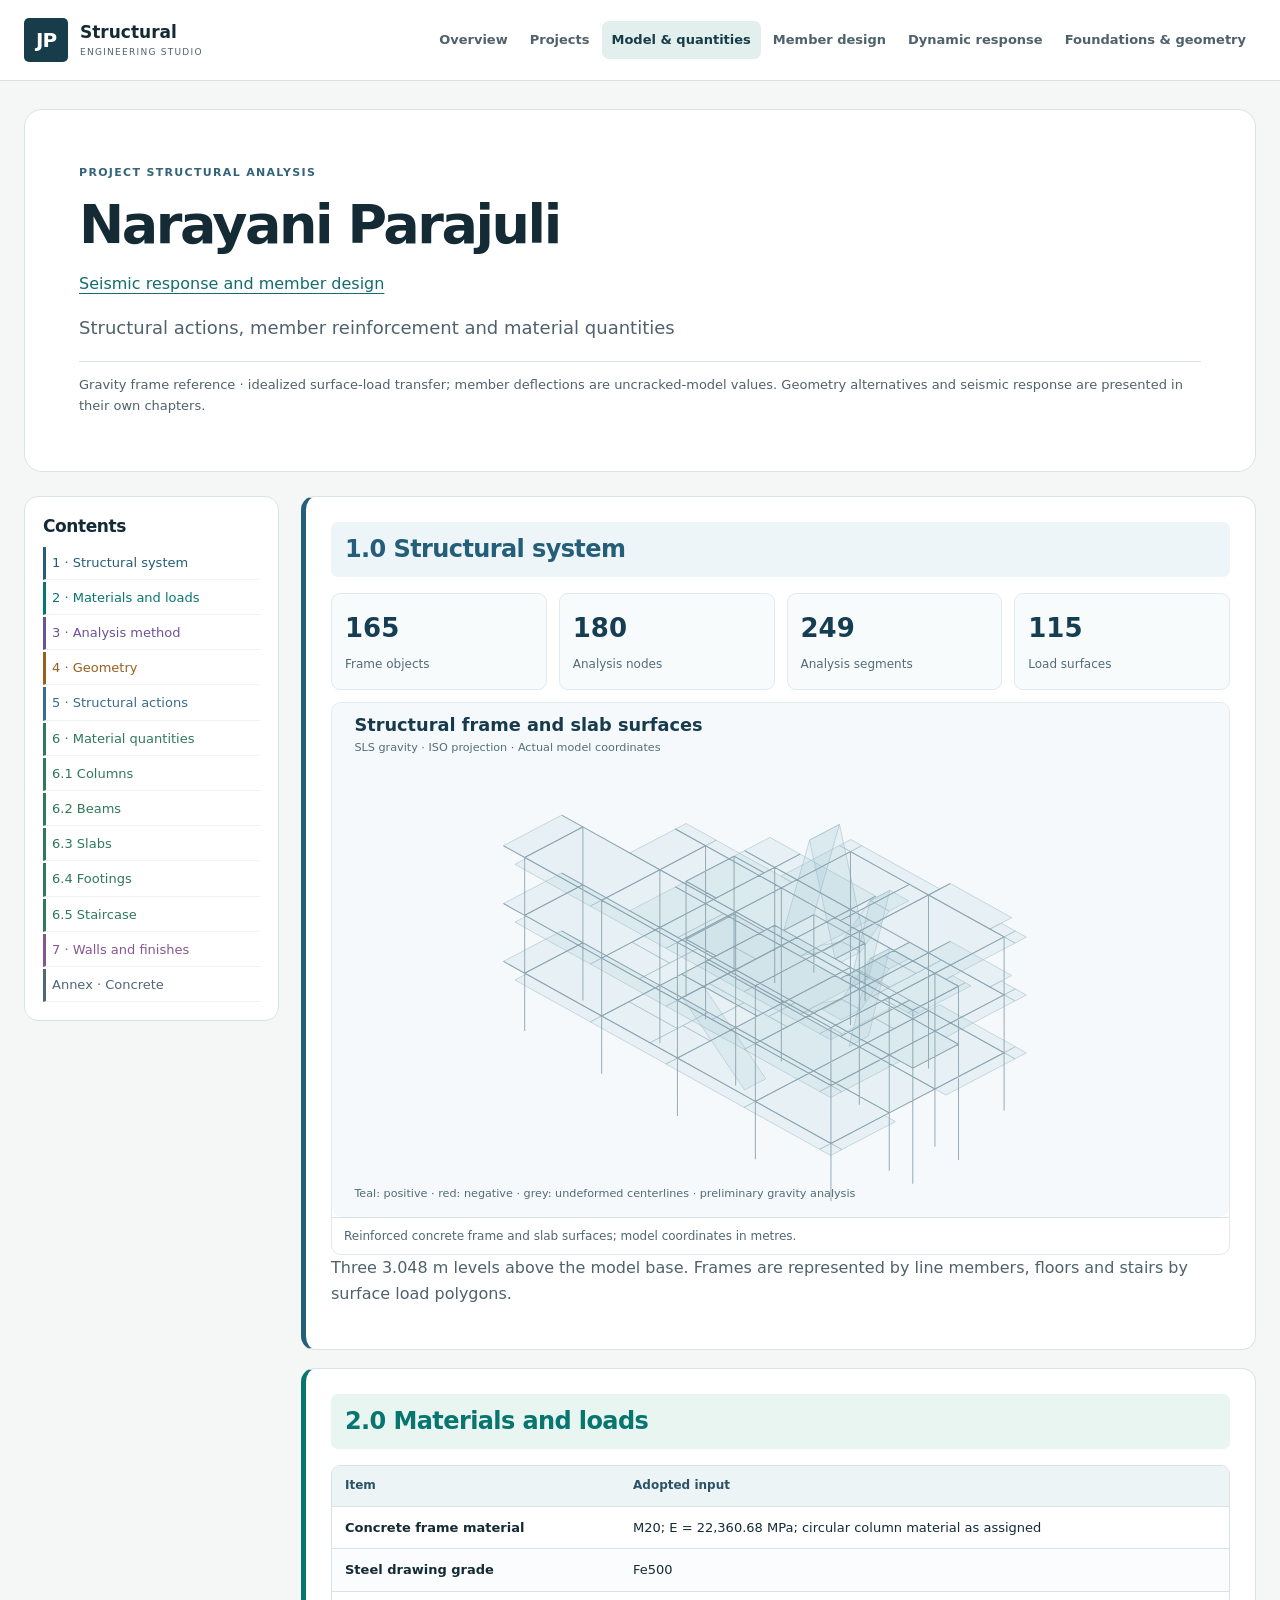
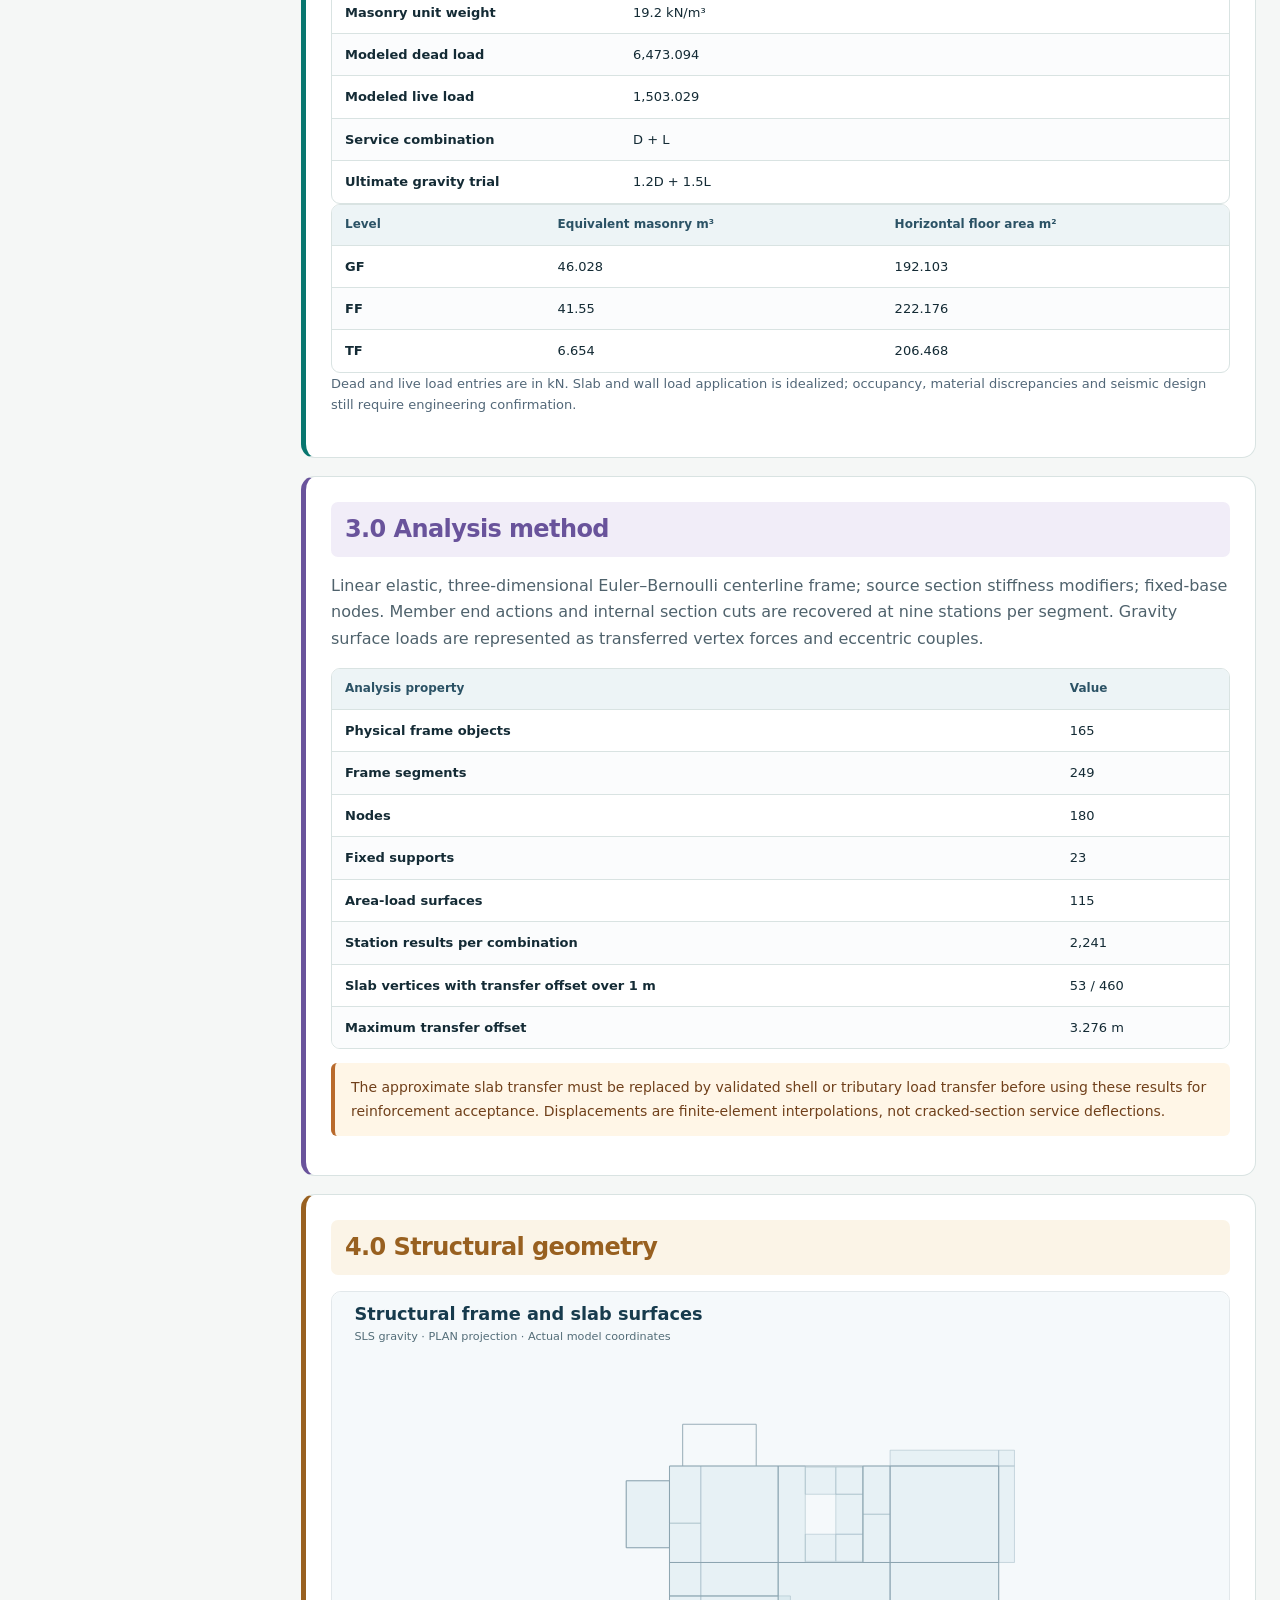
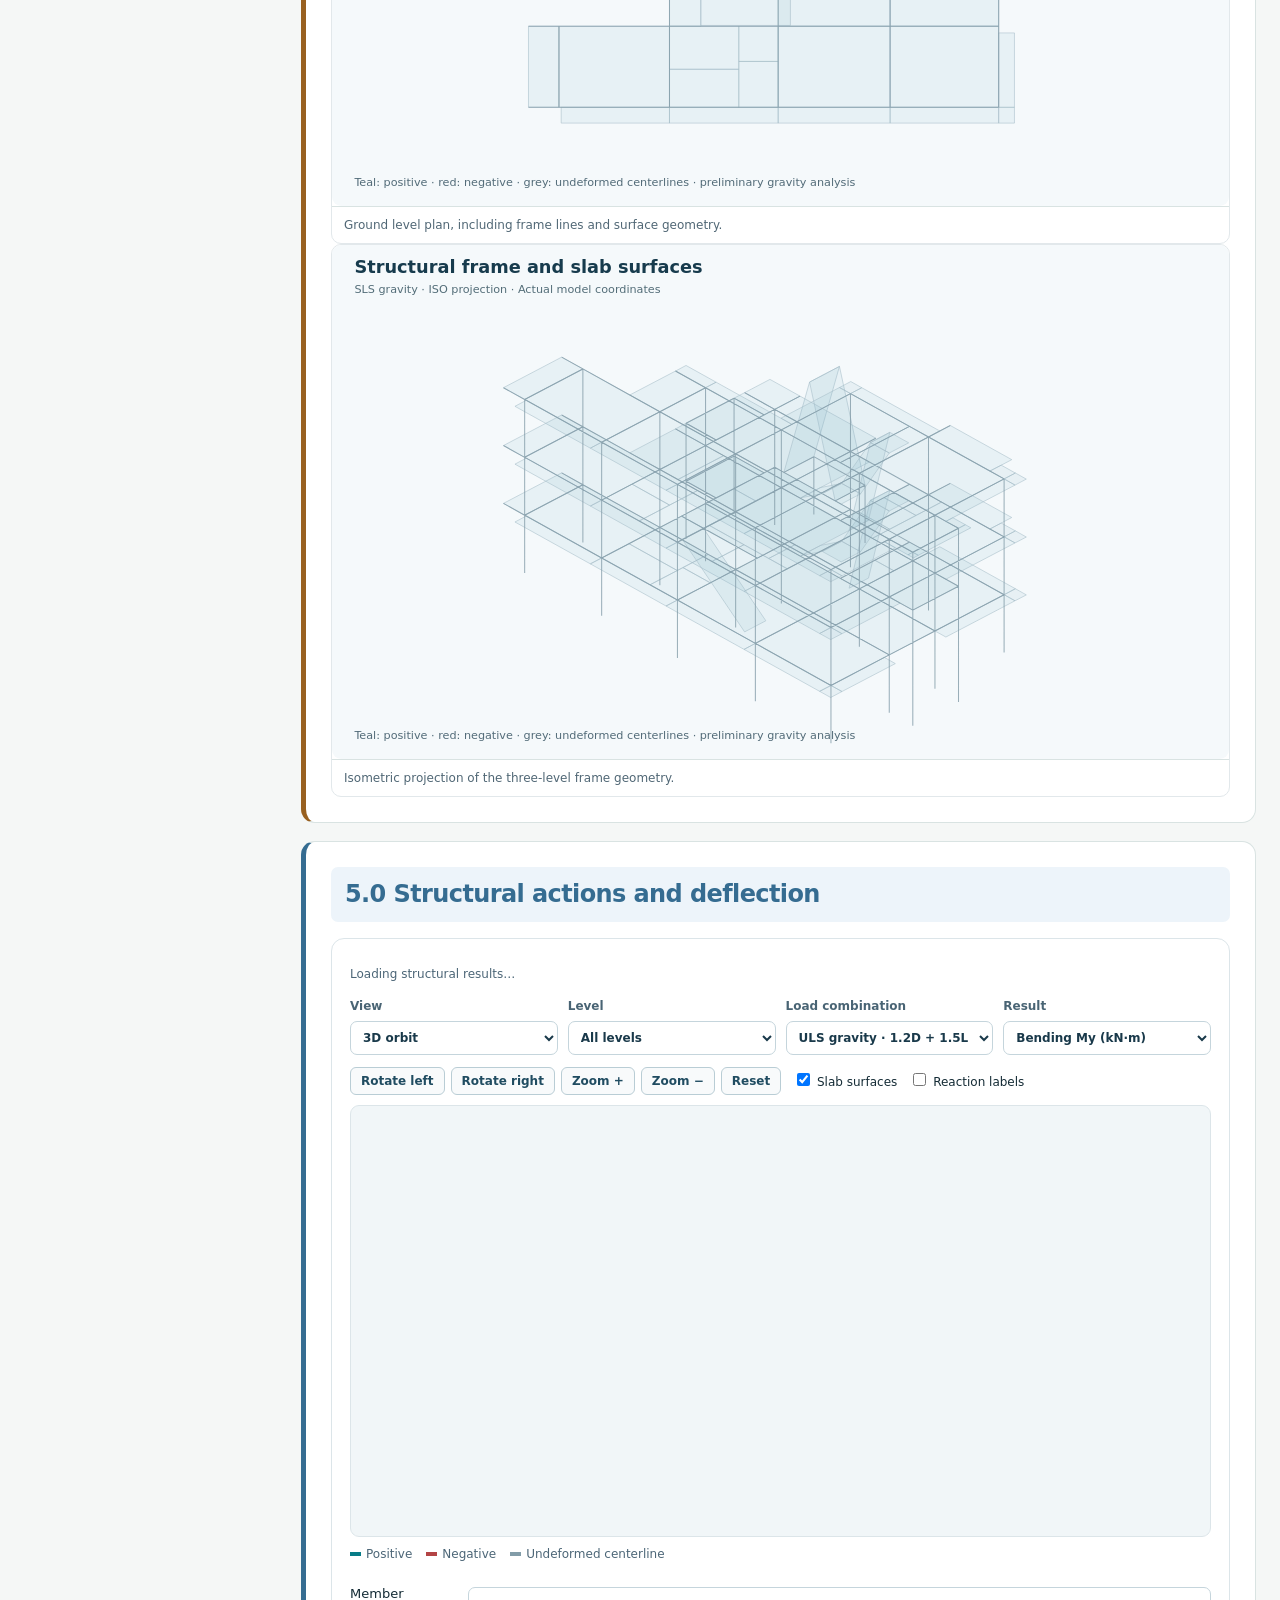
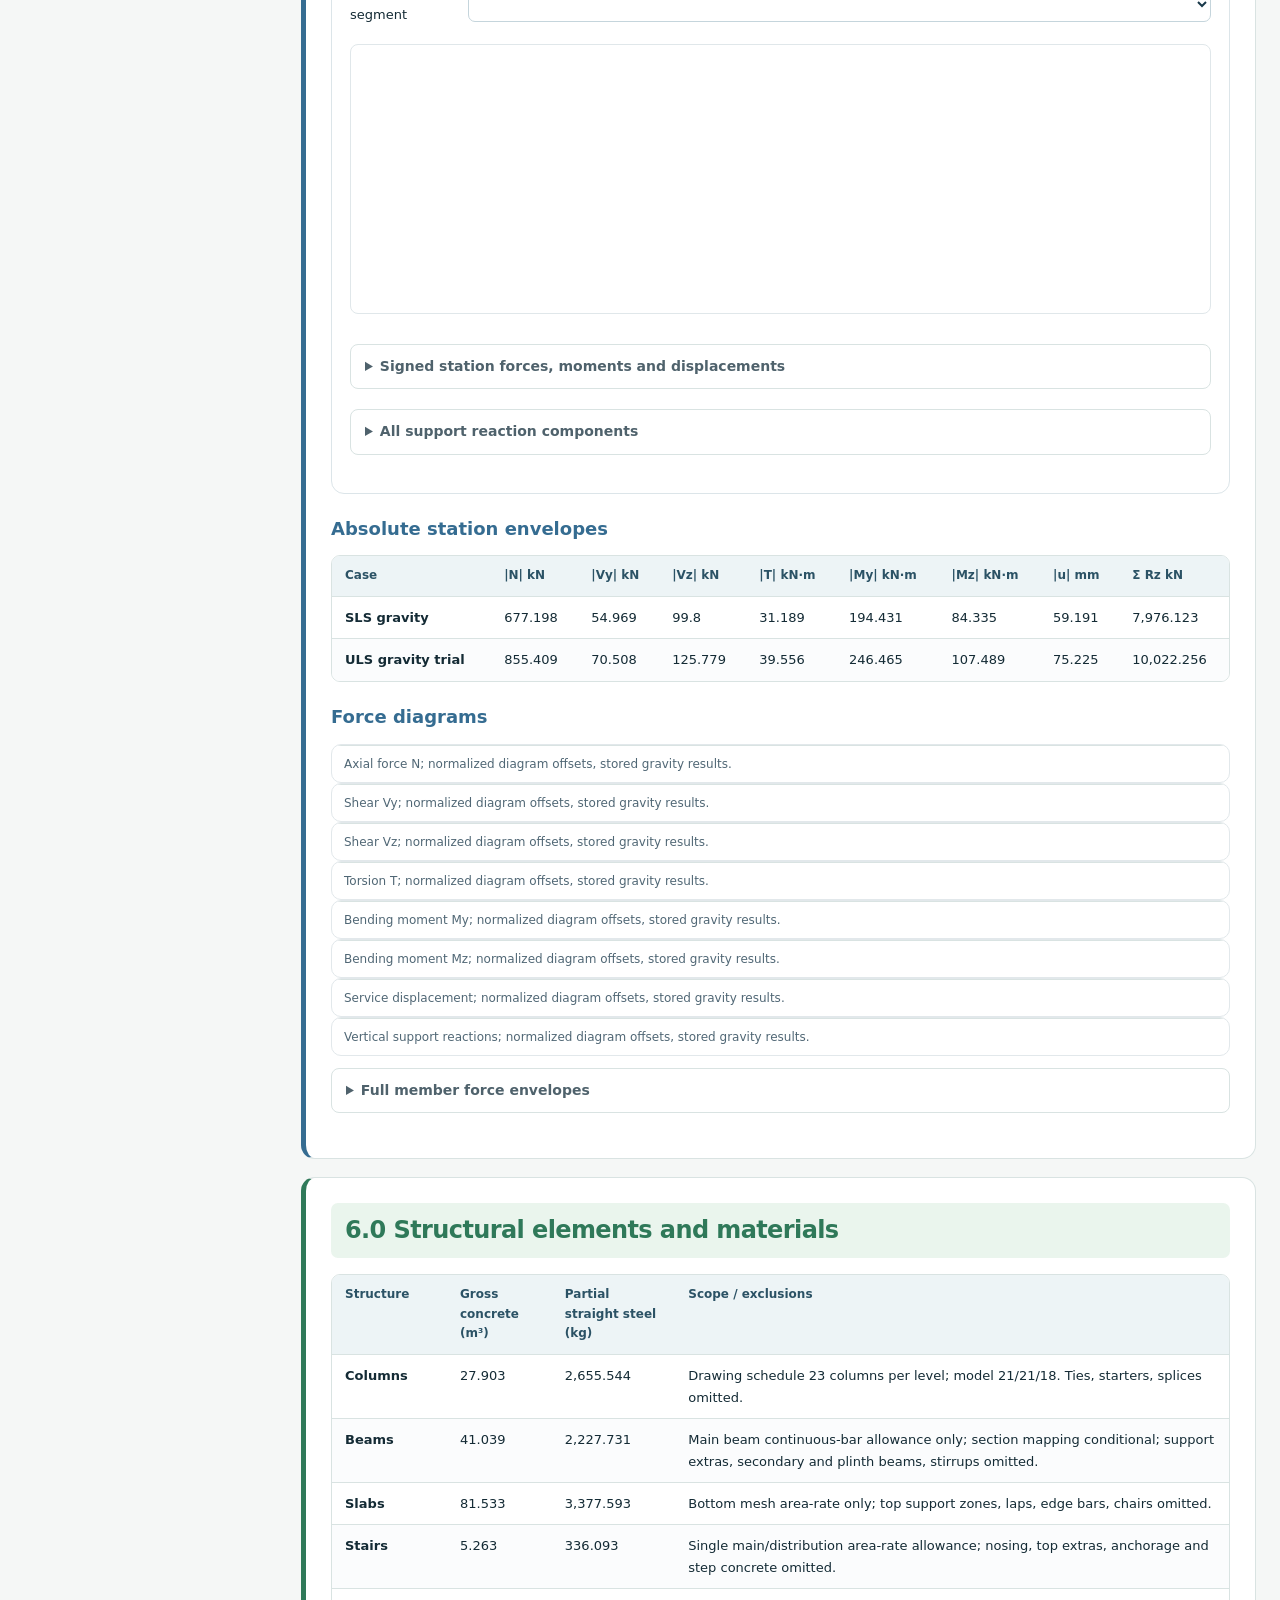
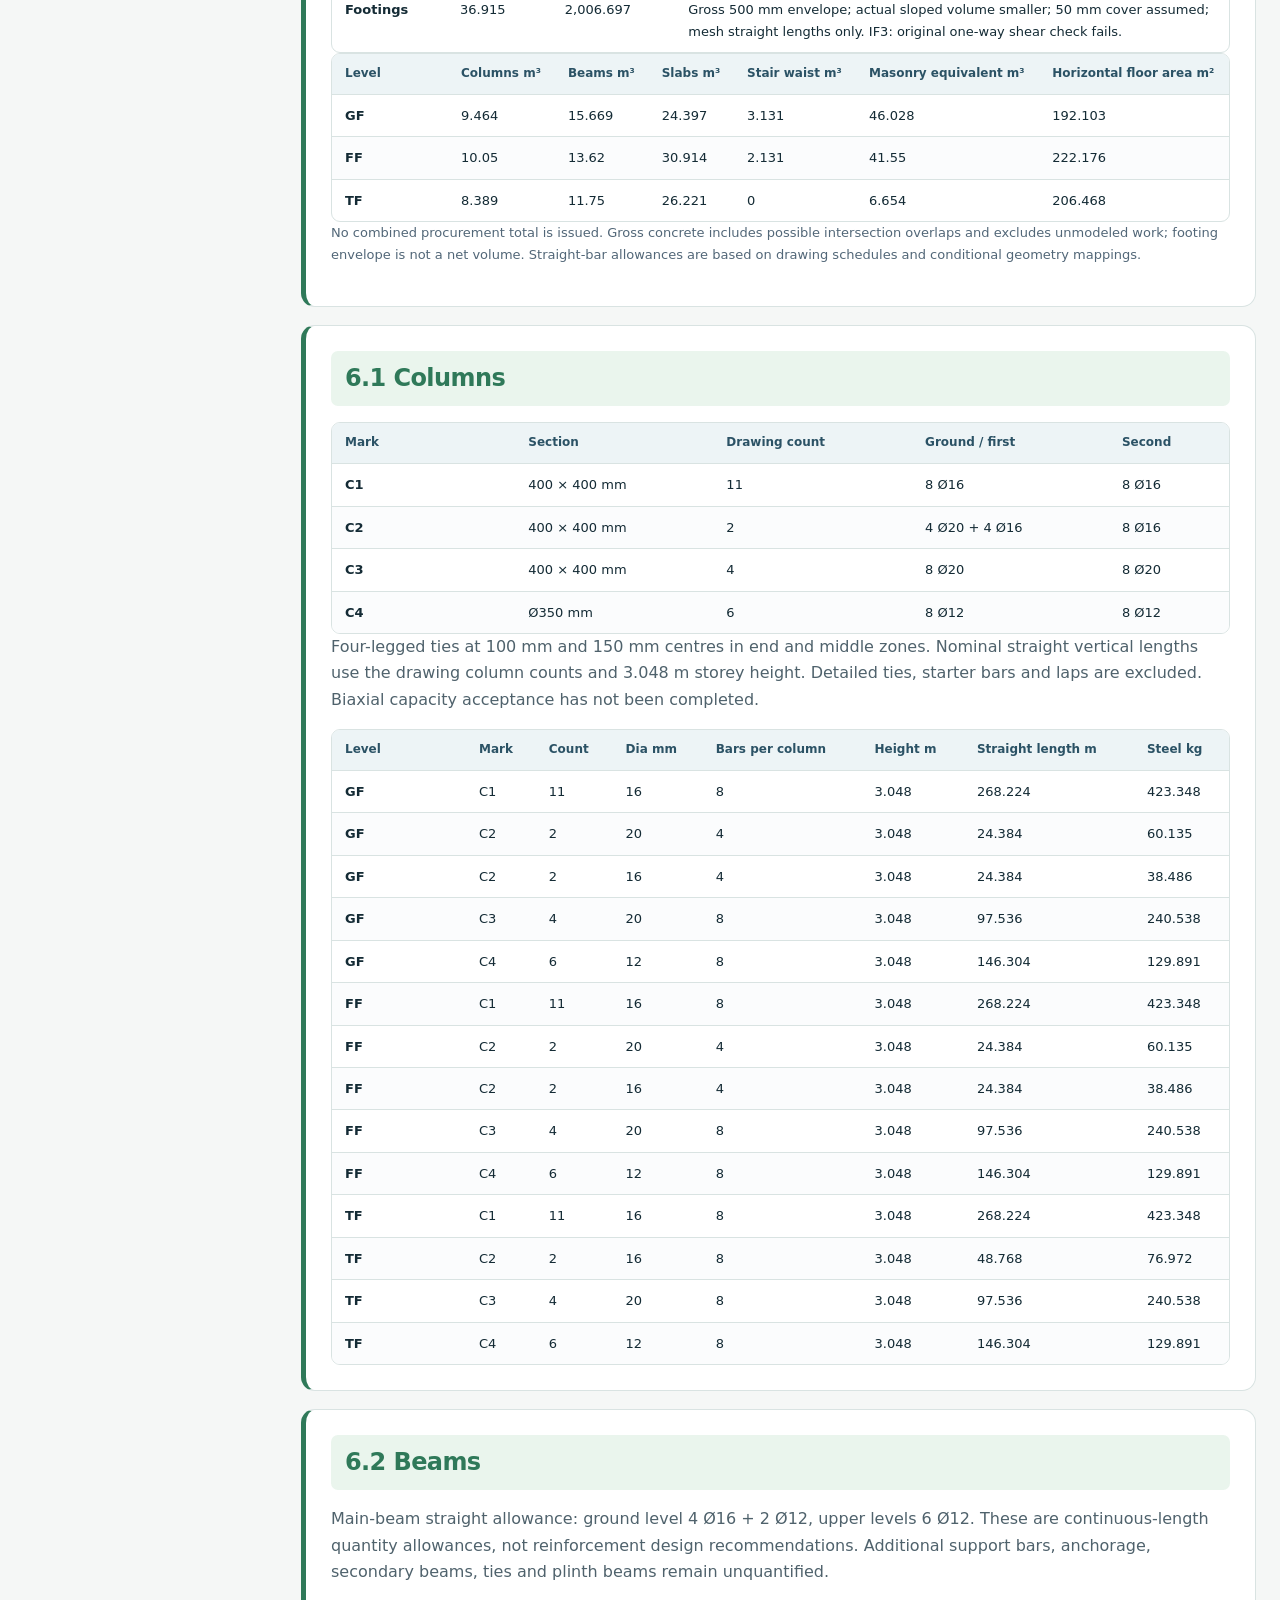
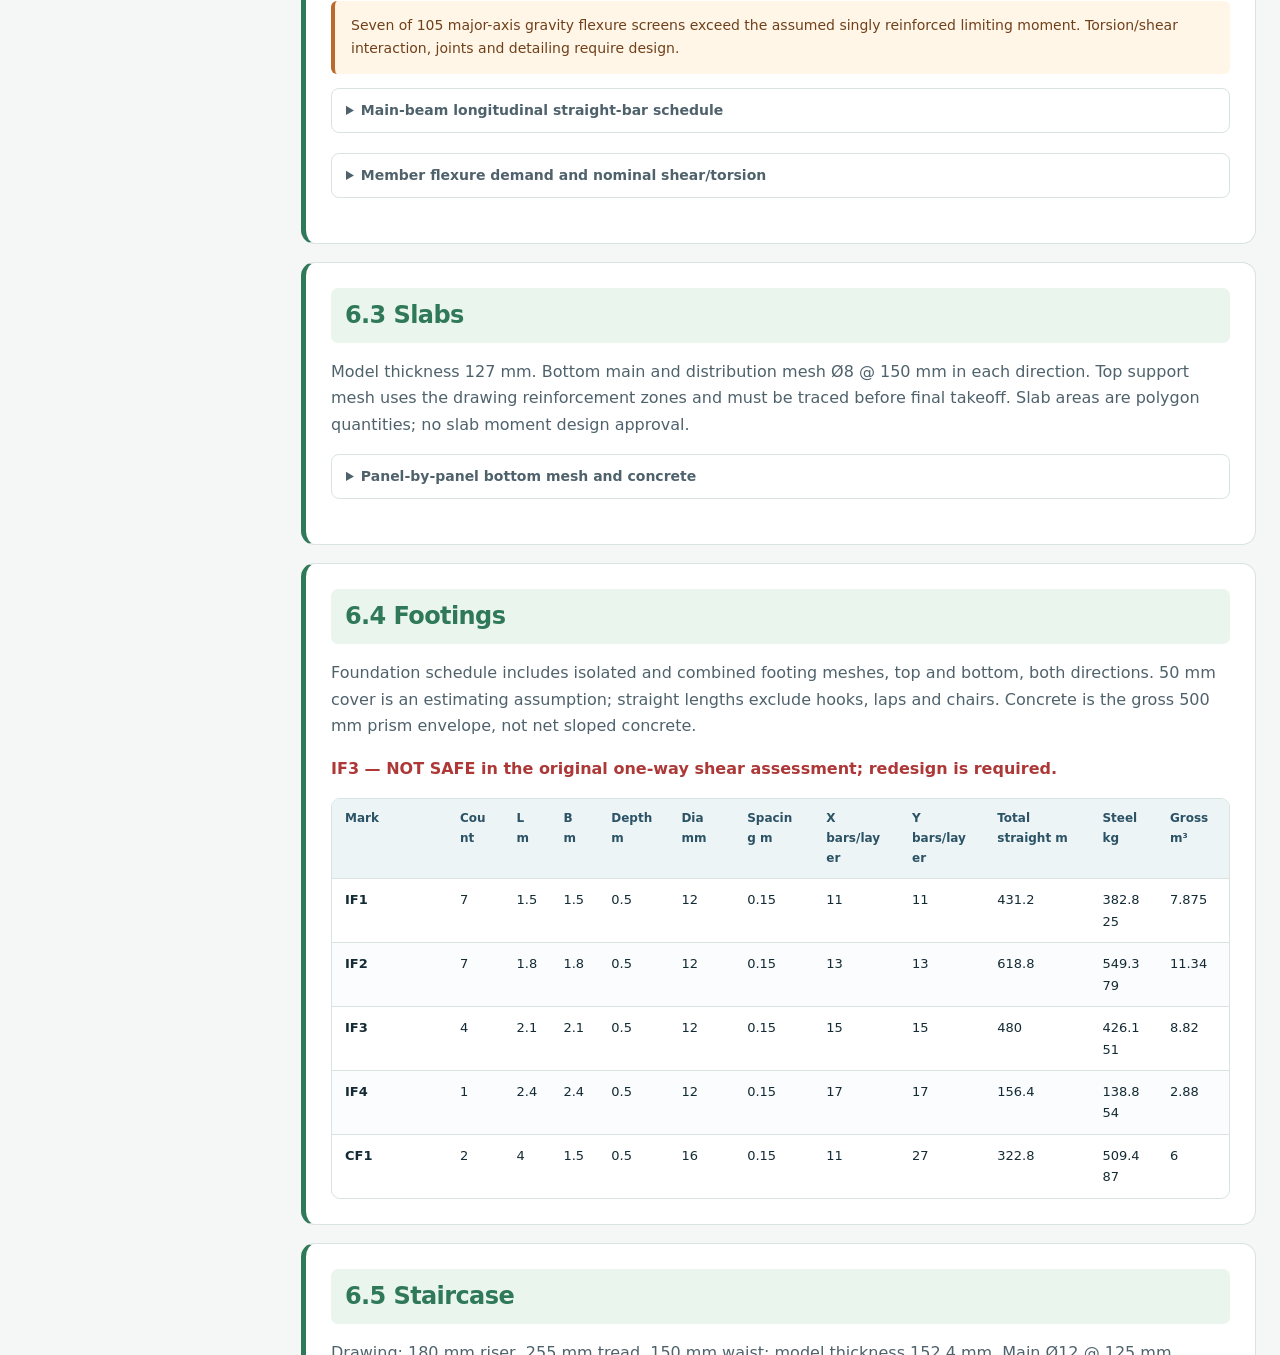
<file: site/staircase.html>
<!doctype html><html lang="en"><head><meta charset="utf-8"><meta name="viewport" content="width=device-width,initial-scale=1"><meta http-equiv="refresh" content="0;url=report.html#chapter-6-5"><title>Staircase design</title></head><body><a href="report.html#chapter-6-5">Open staircase quantities</a></body></html>
</file>
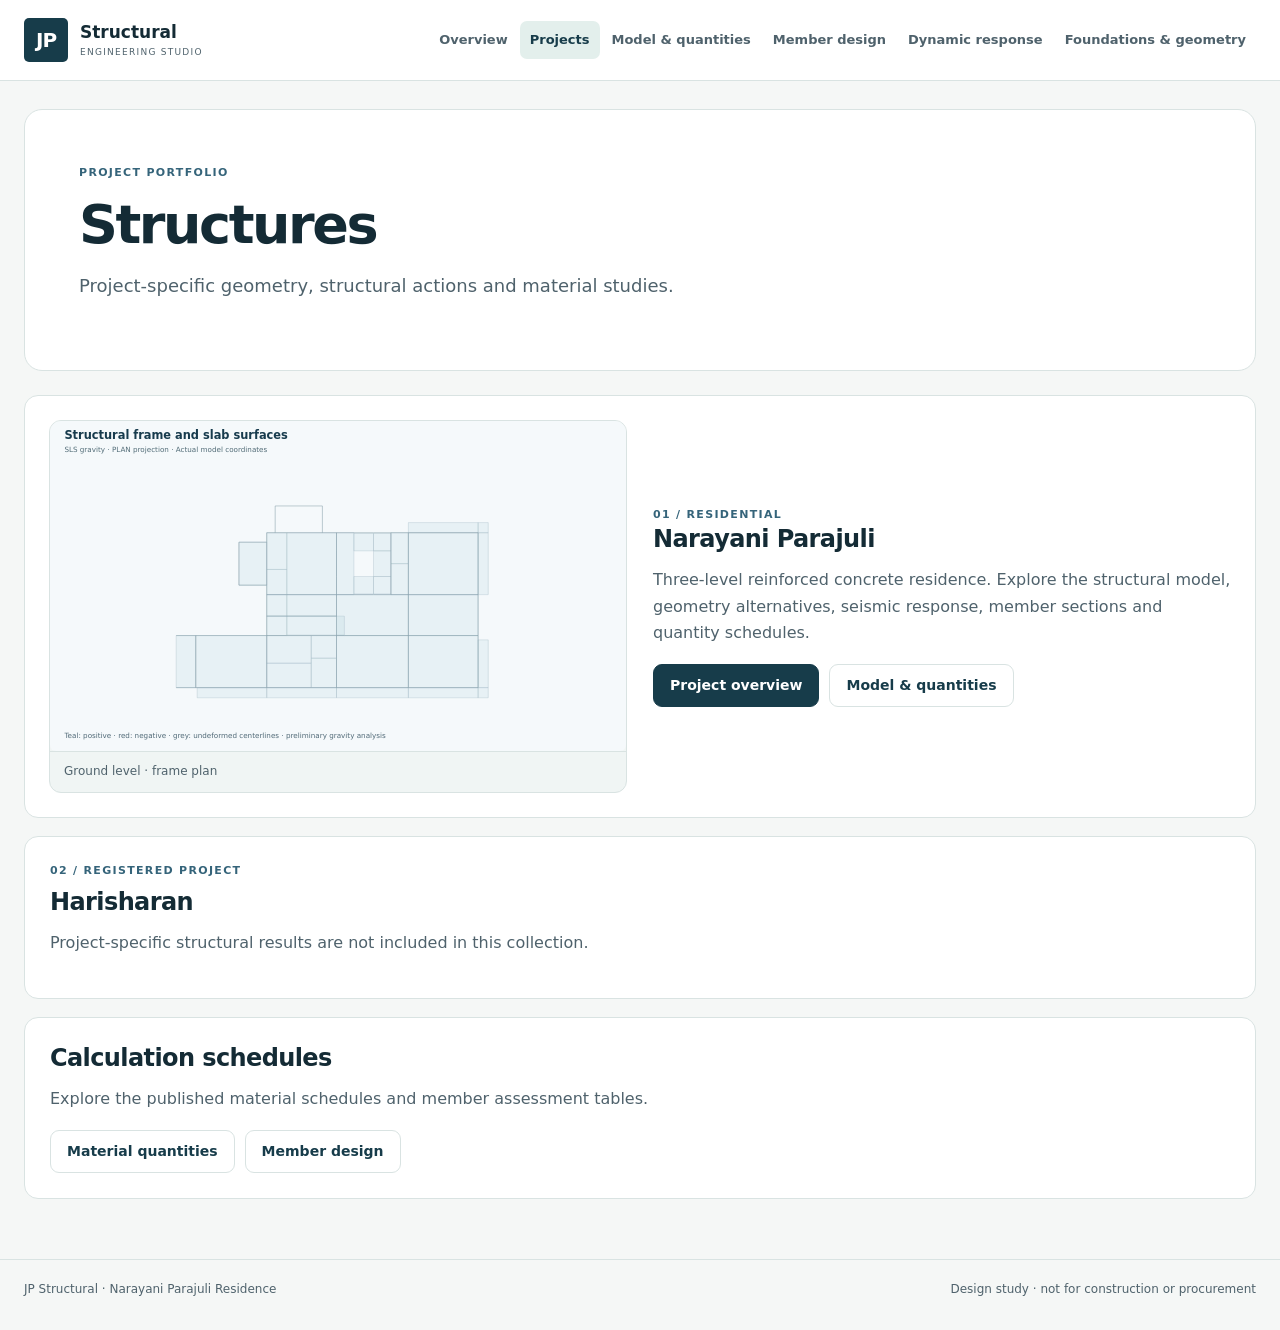
<file: site/studio.html>
<!doctype html><html lang="en"><head><meta charset="utf-8"><meta name="viewport" content="width=device-width,initial-scale=1"><meta http-equiv="refresh" content="0;url=projects.html"><title>JP Structural Analysis</title></head><body><a href="projects.html">Open JP Structural Analysis</a></body></html>
</file>
<file: site/style.css>
:root{color-scheme:light;--ink:#182f3d;--muted:#526675;--line:#dce6ea;--paper:#f5f8f9;--accent:#176b88;--nav:#15394b;--white:#fff}*{box-sizing:border-box}html{scroll-behavior:smooth}body{margin:0;font:16px/1.65 system-ui,-apple-system,BlinkMacSystemFont,"Segoe UI",sans-serif;background:var(--paper);color:var(--ink)}a{color:var(--accent);text-underline-offset:4px}.shell{max-width:1180px;margin:0 auto;padding:0 24px}.header{background:white;border-bottom:1px solid var(--line)}.top{display:flex;align-items:center;justify-content:space-between;gap:18px;padding-block:18px}.brand{display:flex;gap:12px;align-items:center;line-height:1.15;color:var(--ink);font-size:14px;text-decoration:none}.brand b{font-size:17px}.mark{display:grid;place-items:center;background:var(--nav);color:white;border-radius:10px;width:44px;height:44px;font-size:20px;font-weight:800;letter-spacing:-1px}.top nav{display:flex;gap:4px;flex-wrap:wrap}.top nav a{font-size:14px;padding:9px 15px;border-radius:7px;text-decoration:none;font-weight:650;color:var(--muted)}.top nav a[aria-current=page]{background:#eaf2f5;color:var(--nav)}main.shell{padding-top:28px;padding-bottom:42px}.hero{background:linear-gradient(125deg,#eaf3f5,#fff 72%);border:1px solid var(--line);border-radius:18px;padding:clamp(24px,5vw,54px);margin-bottom:24px}.eyebrow{font-size:11px;font-weight:750;letter-spacing:.12em;text-transform:uppercase;color:#35647a}h1{font-size:clamp(32px,5vw,54px);letter-spacing:-.045em;line-height:1.12;margin:13px 0 15px;max-width:850px}h2{font-size:24px;line-height:1.3;letter-spacing:-.025em;margin:0 0 12px}h3{margin:0 0 12px;font-size:18px}p{margin:0 0 16px;color:var(--muted)}.lead{font-size:18px;max-width:740px}.actions{display:flex;gap:10px;flex-wrap:wrap;align-items:center;margin-top:18px}.button{display:inline-flex;align-items:center;justify-content:space-between;gap:14px;background:var(--nav);color:white;border:1px solid var(--nav);border-radius:9px;padding:10px 16px;font-size:14px;line-height:1.5;font-weight:650;text-decoration:none}.button.secondary{background:white;color:var(--nav);border-color:var(--line)}.button:hover{opacity:.86}a:focus-visible{outline:3px solid #edba64;outline-offset:3px}.metrics{display:grid;grid-template-columns:repeat(3,minmax(0,1fr));gap:14px;margin:18px 0 24px}.metric,.card,.panel,.chart{background:white;border:1px solid var(--line);border-radius:14px;padding:clamp(18px,3vw,25px);min-width:0}.metric .value{font-size:32px;font-weight:760;letter-spacing:-.04em;margin:8px 0 3px;font-variant-numeric:tabular-nums}.value small{font-size:15px;font-weight:500;color:var(--muted)}.metric p{font-size:13px;margin:0}.heading{display:flex;align-items:center;justify-content:space-between;gap:12px;flex-wrap:wrap}.heading h2{margin:4px 0 0}.pill{font-size:12px;padding:5px 10px;border-radius:20px;background:#fbefdb;color:#855c25;font-weight:650}.grid{display:grid;grid-template-columns:repeat(2,minmax(0,1fr));gap:16px;margin-bottom:24px}.card{display:flex;flex-direction:column}.card .eyebrow{margin-bottom:10px}.card .actions{margin-top:auto}.notice{border-left:4px solid #b67e2f;background:#fff8eb;border-radius:7px;padding:16px 20px;margin:18px 0 24px;color:#63430f}.notice p{margin:4px 0 0;color:#745c35;font-size:14px}.panel{margin:18px 0}.panel .eyebrow{margin-bottom:7px}.sections{display:flex;flex-wrap:wrap;gap:10px;margin:10px 0 18px}.sections a{padding:8px 12px;border-radius:7px;background:white;border:1px solid var(--line);font-size:14px;text-decoration:none}.table-wrap{overflow-x:auto;border:1px solid var(--line);border-radius:9px}table{width:100%;border-collapse:collapse;font-size:14px;text-align:left}thead{background:#edf4f6}th,td{padding:10px 13px;border-bottom:1px solid var(--line);vertical-align:top}thead th{color:#2b5265;font-size:12px}tbody th{font-weight:600;min-width:135px}tbody tr:last-child th,tbody tr:last-child td{border-bottom:0}tbody td{font-variant-numeric:tabular-nums}tbody tr:nth-child(even){background:#fbfcfd}.charts{display:grid;grid-template-columns:repeat(2,minmax(0,1fr));gap:14px;margin-top:20px}.chart{padding:16px}.chart svg{display:block;width:100%;height:auto}.chart svg text{font:12px system-ui,sans-serif;fill:#516676}.legend{display:flex;justify-content:center;gap:18px;flex-wrap:wrap;font-size:12px;color:var(--muted)}.legend i{display:inline-block;width:12px;height:4px;border-radius:2px;margin-right:6px;vertical-align:middle}.quiet{font-size:13px;margin:15px 0 0}.footer{display:flex;justify-content:space-between;gap:16px;border-top:1px solid var(--line);padding-top:20px;padding-bottom:30px;font-size:12px;color:var(--muted)}@media(max-width:720px){.shell{padding-inline:16px}.top{align-items:flex-start;flex-direction:column}.top nav a{padding:8px 12px}.metrics,.grid,.charts{grid-template-columns:1fr}.metric .value{font-size:29px}.hero{padding:24px}.footer{flex-direction:column}.table-wrap{max-width:100%}th,td{padding:9px}.panel{padding:16px}.lead{font-size:16px}}@media print{.header,.footer,.actions,.sections{display:none}.hero,.panel,.metric,.chart{border:0;background:white}body{background:white;font-size:11px}.shell{padding:0}.panel,.chart{break-inside:avoid}.table-wrap{overflow:visible}table{font-size:10px}}
.report-layout{display:grid;grid-template-columns:255px minmax(0,1fr);gap:22px;align-items:start}.report-toc{position:sticky;top:18px;background:white;border:1px solid var(--line);border-radius:14px;padding:18px;max-height:88vh;overflow:auto}.report-toc h2{font-size:17px;margin-bottom:10px}.report-toc nav{display:grid;gap:2px}.report-toc a{display:block;padding:7px 6px;border-bottom:1px solid #eef2f4;font-size:13px;text-decoration:none;line-height:1.4;color:var(--nav)}.report-toc a.subchapter{padding-left:20px}.report-body{min-width:0}.report-chapter{scroll-margin-top:14px;margin-top:0;margin-bottom:18px}.report-chapter h2{padding-bottom:10px;border-bottom:1px solid var(--line);margin-bottom:16px}.report-chapter h3{margin-top:20px}.report-chapter p{overflow-wrap:anywhere}.report-chapter table{font-size:13px}.report-chapter th,.report-chapter td{overflow-wrap:anywhere}.report-chapter tbody th{min-width:115px}.original-contents{margin:12px 0 20px;border:1px solid var(--line);border-radius:8px;padding:10px 14px;color:var(--muted);font-size:14px}.original-contents summary{cursor:pointer;font-weight:650}.original-contents ul{padding-left:20px}.source-link{font-size:12px;margin:6px 0 18px}.report-home-grid{margin-top:16px}@media(max-width:850px){.report-layout{grid-template-columns:1fr}.report-toc{position:static;max-height:none}.report-toc nav{grid-template-columns:repeat(2,minmax(0,1fr))}.report-toc a.subchapter{padding-left:6px}}@media(max-width:450px){.report-toc nav{grid-template-columns:1fr}}@media print{.report-toc{position:static}.report-layout{display:block}.report-chapter{break-inside:auto}.report-toc a{color:black}}
/* Chapter presentation accents */
.report-chapter#chapter-1-0{--chapter-accent:#245e78;--chapter-tint:#edf5f8}.report-toc a[href="#chapter-1-0"]{border-left:3px solid #245e78;color:#245e78}
.report-chapter#chapter-2-0{--chapter-accent:#08766f;--chapter-tint:#e8f5f1}.report-toc a[href="#chapter-2-0"]{border-left:3px solid #08766f;color:#08766f}
.report-chapter#chapter-3-0{--chapter-accent:#69539b;--chapter-tint:#f1edf8}.report-toc a[href="#chapter-3-0"]{border-left:3px solid #69539b;color:#69539b}
.report-chapter#chapter-4-0{--chapter-accent:#986020;--chapter-tint:#fbf4e7}.report-toc a[href="#chapter-4-0"]{border-left:3px solid #986020;color:#986020}
.report-chapter#chapter-5-0{--chapter-accent:#356c91;--chapter-tint:#edf4fa}.report-toc a[href="#chapter-5-0"]{border-left:3px solid #356c91;color:#356c91}
.report-chapter#chapter-6-0{--chapter-accent:#2f7959;--chapter-tint:#eaf5ed}.report-toc a[href="#chapter-6-0"]{border-left:3px solid #2f7959;color:#2f7959}
.report-chapter#chapter-6-1{--chapter-accent:#2f7959;--chapter-tint:#eaf5ed}.report-toc a[href="#chapter-6-1"]{border-left:3px solid #2f7959;color:#2f7959}
.report-chapter#chapter-6-2{--chapter-accent:#2f7959;--chapter-tint:#eaf5ed}.report-toc a[href="#chapter-6-2"]{border-left:3px solid #2f7959;color:#2f7959}
.report-chapter#chapter-6-3{--chapter-accent:#2f7959;--chapter-tint:#eaf5ed}.report-toc a[href="#chapter-6-3"]{border-left:3px solid #2f7959;color:#2f7959}
.report-chapter#chapter-6-4{--chapter-accent:#2f7959;--chapter-tint:#eaf5ed}.report-toc a[href="#chapter-6-4"]{border-left:3px solid #2f7959;color:#2f7959}
.report-chapter#chapter-6-5{--chapter-accent:#2f7959;--chapter-tint:#eaf5ed}.report-toc a[href="#chapter-6-5"]{border-left:3px solid #2f7959;color:#2f7959}
.report-chapter#annex{--chapter-accent:#516676;--chapter-tint:#eff3f5}.report-toc a[href="#annex"]{border-left:3px solid #516676;color:#516676}
.report-chapter{border-left:5px solid var(--chapter-accent,#245e78)}.report-chapter h2{color:var(--chapter-accent,#245e78);background:var(--chapter-tint,#edf5f8);border:0;border-radius:7px;padding:12px 14px}.chapter-figures{display:grid;gap:16px;margin-top:24px}.engineering-figure{margin:0;border:1px solid var(--line);border-radius:10px;overflow:hidden;background:#fff;break-inside:avoid}.engineering-figure img{display:block;width:100%;height:auto}.engineering-figure figcaption{padding:10px 13px;color:var(--muted);font-size:13px;line-height:1.5;border-top:1px solid var(--line)}@media print{.report-chapter{border-left:0}.engineering-figure{break-inside:avoid}}
/* Editorial structural publication */
:root{--ink:#142b35;--nav:#173c4a;--accent:#126c70;--muted:#4f626c;--paper:#f5f7f6;--line:#d9e3e2}.shell{max-width:1280px}.brand small{display:block;font-size:9px;letter-spacing:.14em;margin-top:4px;color:var(--muted)}.brand .mark{border-radius:5px}.top nav{gap:2px}.top nav a{padding:8px 10px;font-size:13px}.top nav a[aria-current=page]{background:#e3efec}.editorial-hero{display:grid;grid-template-columns:1fr 1.05fr;align-items:center;gap:30px;background:#fff;border:1px solid var(--line);border-radius:18px;padding:clamp(22px,4vw,52px);margin-bottom:22px}.editorial-hero h1{font-size:clamp(46px,6vw,80px);line-height:1.01;letter-spacing:-.065em}.hero-figure{margin:0;min-width:0;background:#f0f5f4;border:1px solid var(--line);border-radius:12px;overflow:hidden}.hero-figure img{display:block;width:100%;height:auto}.hero-figure figcaption{font-size:12px;padding:10px 14px;border-top:1px solid var(--line);color:var(--muted)}.overview-band{display:grid;grid-template-columns:repeat(4,minmax(0,1fr));gap:1px;background:var(--line);border:1px solid var(--line);border-radius:12px;overflow:hidden;margin:20px 0 30px}.overview-band>div{padding:22px;background:white}.overview-band strong{display:block;font-size:clamp(22px,3vw,35px);letter-spacing:-.04em;font-variant-numeric:tabular-nums}.overview-band strong small{font-size:15px;font-weight:500}.overview-band span{font-size:13px;color:var(--muted)}.small-band{grid-template-columns:repeat(3,minmax(0,1fr))}.editorial-section{margin:36px 0}.editorial-section>p{max-width:900px}.chapter-grid{display:grid;grid-template-columns:repeat(2,minmax(0,1fr));gap:14px}.chapter-card{display:flex;flex-direction:column;gap:8px;background:white;border:1px solid var(--line);border-radius:12px;padding:24px;text-decoration:none;color:var(--ink)}.chapter-card:hover{border-color:var(--accent);box-shadow:0 6px 18px #173c4a0b}.chapter-card strong{font-size:22px;letter-spacing:-.03em}.chapter-number{font-size:12px;color:var(--accent);font-weight:700}.chapter-card p{margin:0}.chapter-link{font-size:13px;color:var(--accent);margin-top:auto;font-weight:600}.scope-line{font-size:13px;color:var(--muted);margin:18px 0 0;border-top:1px solid var(--line);padding-top:12px}.project-card{display:grid;grid-template-columns:1fr 1fr;gap:26px;align-items:center;background:white;border:1px solid var(--line);border-radius:14px;padding:24px}.hero{background:white}.study-alert{background:#fff7e8;color:#593b13;border-left:3px solid #b67e2f;padding:12px 16px;border-radius:6px}.panel{box-shadow:none}details>summary{cursor:pointer;font-size:14px;border-radius:6px}#truss-roamer,#truss-toggle{display:none!important}@media(max-width:850px){.editorial-hero,.project-card{grid-template-columns:1fr}.top{align-items:flex-start;flex-direction:column}.top nav{width:100%;display:flex;flex-wrap:wrap}.overview-band{grid-template-columns:repeat(2,minmax(0,1fr))}.small-band{grid-template-columns:1fr}.chapter-grid{grid-template-columns:1fr}.editorial-hero h1{font-size:48px}.overview-band>div{padding:16px}.chapter-card{padding:18px}}@media print{.header,.footer,.actions,.chapter-link{display:none}.editorial-hero,.project-card{display:block}.hero-figure{max-width:75%;margin:12px auto}.scope-line{color:#222}}
</file>
<file: site/visuals.css>
#truss-roamer{position:fixed;top:0;left:0;width:58px;height:58px;z-index:30;pointer-events:none;transform:translate(12px,110px);animation:truss-tour 38s ease-in-out infinite;filter:drop-shadow(0 3px 5px #19374633)}#truss-roamer img{width:100%;height:100%;display:block}#truss-toggle{position:fixed;right:12px;bottom:12px;z-index:31;background:#fff;color:#15394b;border:1px solid #dce6ea;border-radius:20px;padding:6px 11px;font:600 11px system-ui;box-shadow:0 2px 8px #19374616;cursor:pointer}#truss-roamer.paused{animation-play-state:paused;opacity:0} @keyframes truss-tour{0%,100%{transform:translate(12px,110px) rotate(-9deg)}13%{transform:translate(calc(100vw - 78px),115px) rotate(10deg)}28%{transform:translate(calc(100vw - 78px),calc(100dvh - 100px)) rotate(-12deg)}43%{transform:translate(18vw,calc(100dvh - 92px)) rotate(8deg)}57%{transform:translate(12px,34dvh) rotate(-8deg)}72%{transform:translate(56vw,22dvh) rotate(9deg)}87%{transform:translate(78vw,64dvh) rotate(-7deg)}}.structural-visual{margin:16px 0;padding:14px;border:1px solid #dce6ea;border-radius:12px;background:#f8fbfc}.structural-visual figure{margin:0}.structural-visual img{width:100%;height:auto;display:block;border-radius:8px}.structural-visual figcaption{font-size:12px;color:#526675;margin-top:8px}.model-stage{position:relative;min-height:230px;overflow:hidden;border-radius:10px;background:#f1f6f8}.model-stage canvas{width:100%;height:100%;display:block;touch-action:none;cursor:grab}.model-stage canvas:active{cursor:grabbing}.model-controls{display:flex;align-items:center;gap:10px;flex-wrap:wrap;margin:10px 0}.model-controls button{font:600 13px system-ui;padding:7px 12px;border:1px solid #cbdde4;border-radius:7px;background:white;color:#173747;cursor:pointer}.model-controls label{font-size:12px}.model-caption{font-size:12px;margin:8px 0 0;color:#526675}@media(max-width:700px){#truss-roamer{width:46px;height:46px;opacity:.88}.model-stage{min-height:210px}}@media(prefers-reduced-motion:reduce){#truss-roamer{animation:none;display:none}#truss-toggle{display:none}}@media print{#truss-roamer,#truss-toggle,.model-controls{display:none!important}.model-stage canvas{display:none}.model-stage img{display:block!important}}.model-stage img[hidden],.model-controls[hidden]{display:none!important}@media print{.model-stage img[hidden]{display:block!important}}
</file>
<file: site/model.css>
.model-dashboard{padding:18px;background:#fff;border:1px solid #dce5e9;border-radius:13px}.model-controls-grid{display:grid;grid-template-columns:repeat(4,minmax(0,1fr));gap:10px;margin:12px 0}.model-controls-grid label{font-size:12px;display:flex;flex-direction:column;gap:5px;color:#496474;font-weight:650}.model-controls-grid select,.member-choice select{width:100%;border:1px solid #c5d5dc;border-radius:7px;padding:8px;color:#19394a;background:#fff;font:inherit;min-width:0}.model-actions{display:flex;flex-wrap:wrap;gap:6px;align-items:center;margin:10px 0}.model-actions button{border:1px solid #b9cdd5;background:#f8fafb;color:#204c61;padding:6px 10px;border-radius:6px;cursor:pointer;font:600 12px system-ui}.model-actions label{font-size:12px;margin-left:6px}.model-stage{width:100%;min-width:0;overflow:hidden;border:1px solid #dce5e9;border-radius:9px}.model-stage canvas{display:block;width:100%;height:auto;touch-action:none;cursor:grab}.model-stage canvas:active{cursor:grabbing}.model-meta{font-size:12px;color:#4c6677;margin:8px 0}.model-legend{display:flex;gap:14px;flex-wrap:wrap;font-size:12px;color:#4c6677}.model-legend i{display:inline-block;width:11px;height:4px;margin-right:5px;vertical-align:middle}.member-choice{display:grid;grid-template-columns:110px minmax(0,1fr);gap:8px;align-items:center;margin-top:18px;font-size:13px}.member-plot{width:100%;height:auto;border:1px solid #e0e7ea;border-radius:8px;margin:10px 0;background:white}.member-plot text{font:10px system-ui;fill:#476272}.note{font-size:13px;color:#526778}.study-alert{padding:13px 16px;border-left:4px solid #b96a2c;background:#fff6e7;border-radius:6px;color:#70401b;margin:14px 0;font-size:14px}.stat-grid{display:grid;grid-template-columns:repeat(4,minmax(0,1fr));gap:12px;margin:12px 0}.stat-grid>div{border:1px solid #e1eaed;border-radius:9px;padding:13px;background:#f8fbfc}.stat-grid strong{display:block;font-size:26px;color:#163e52}.stat-grid span{font-size:12px;color:#526b78}.chapter-figures{display:grid;gap:12px}.engineering-figure{border:1px solid #e2e8eb;border-radius:10px;overflow:hidden;margin:0}.engineering-figure img{width:100%;display:block;height:auto}.engineering-figure figcaption{padding:9px 12px;font-size:12px;color:#506775}.danger{color:#ad3838;font-weight:700}.source-link a{overflow-wrap:anywhere}.report-chapter h3{color:var(--chapter-accent,#245e78)}@media(max-width:850px){.model-controls-grid,.stat-grid{grid-template-columns:repeat(2,minmax(0,1fr))}.model-dashboard{padding:9px}}@media(max-width:420px){.model-controls-grid{grid-template-columns:1fr 1fr}.stat-grid strong{font-size:22px}.member-choice{grid-template-columns:1fr}}@media print{.model-controls-grid,.model-actions{display:none}.model-stage canvas{max-height:450px}}
.report-chapter#chapter-7-0{--chapter-accent:#87558f;--chapter-tint:#f6eef7}.report-toc a[href="#chapter-7-0"]{border-left:3px solid #87558f;color:#87558f}
</file>
